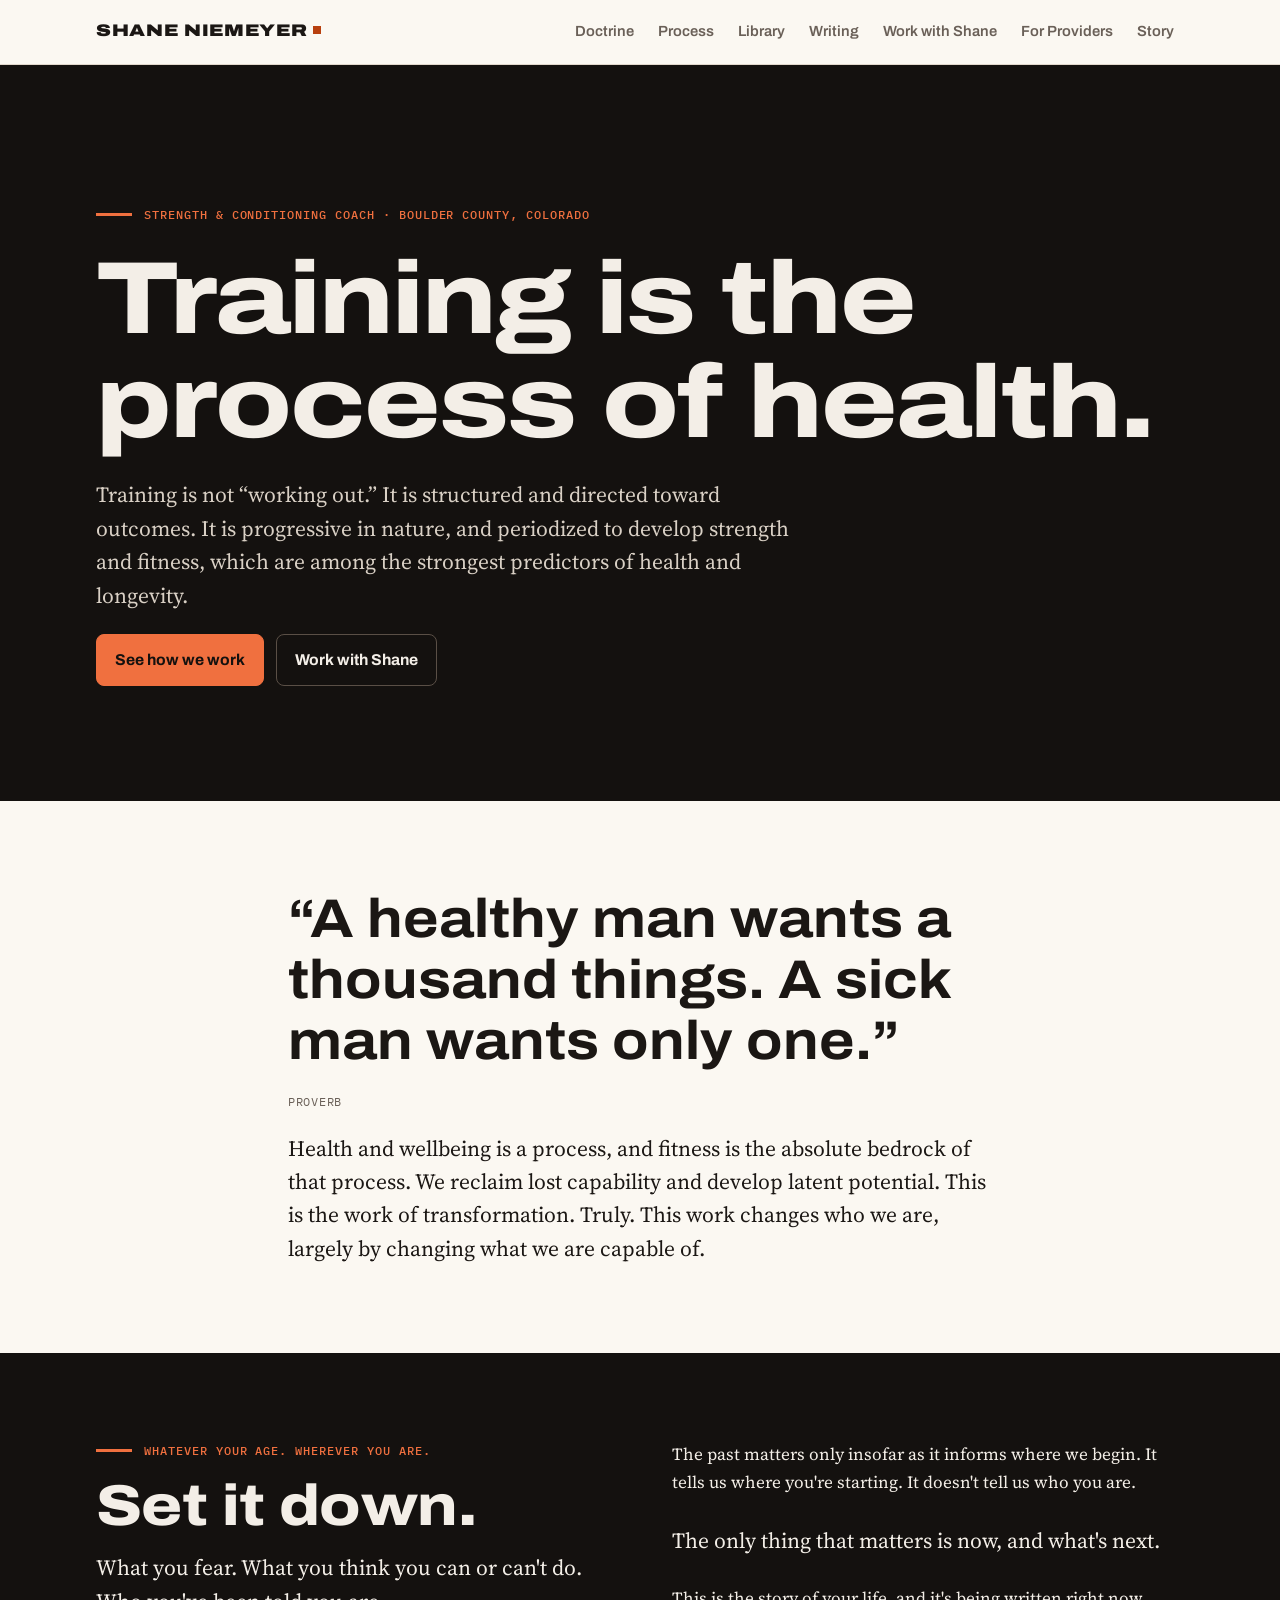
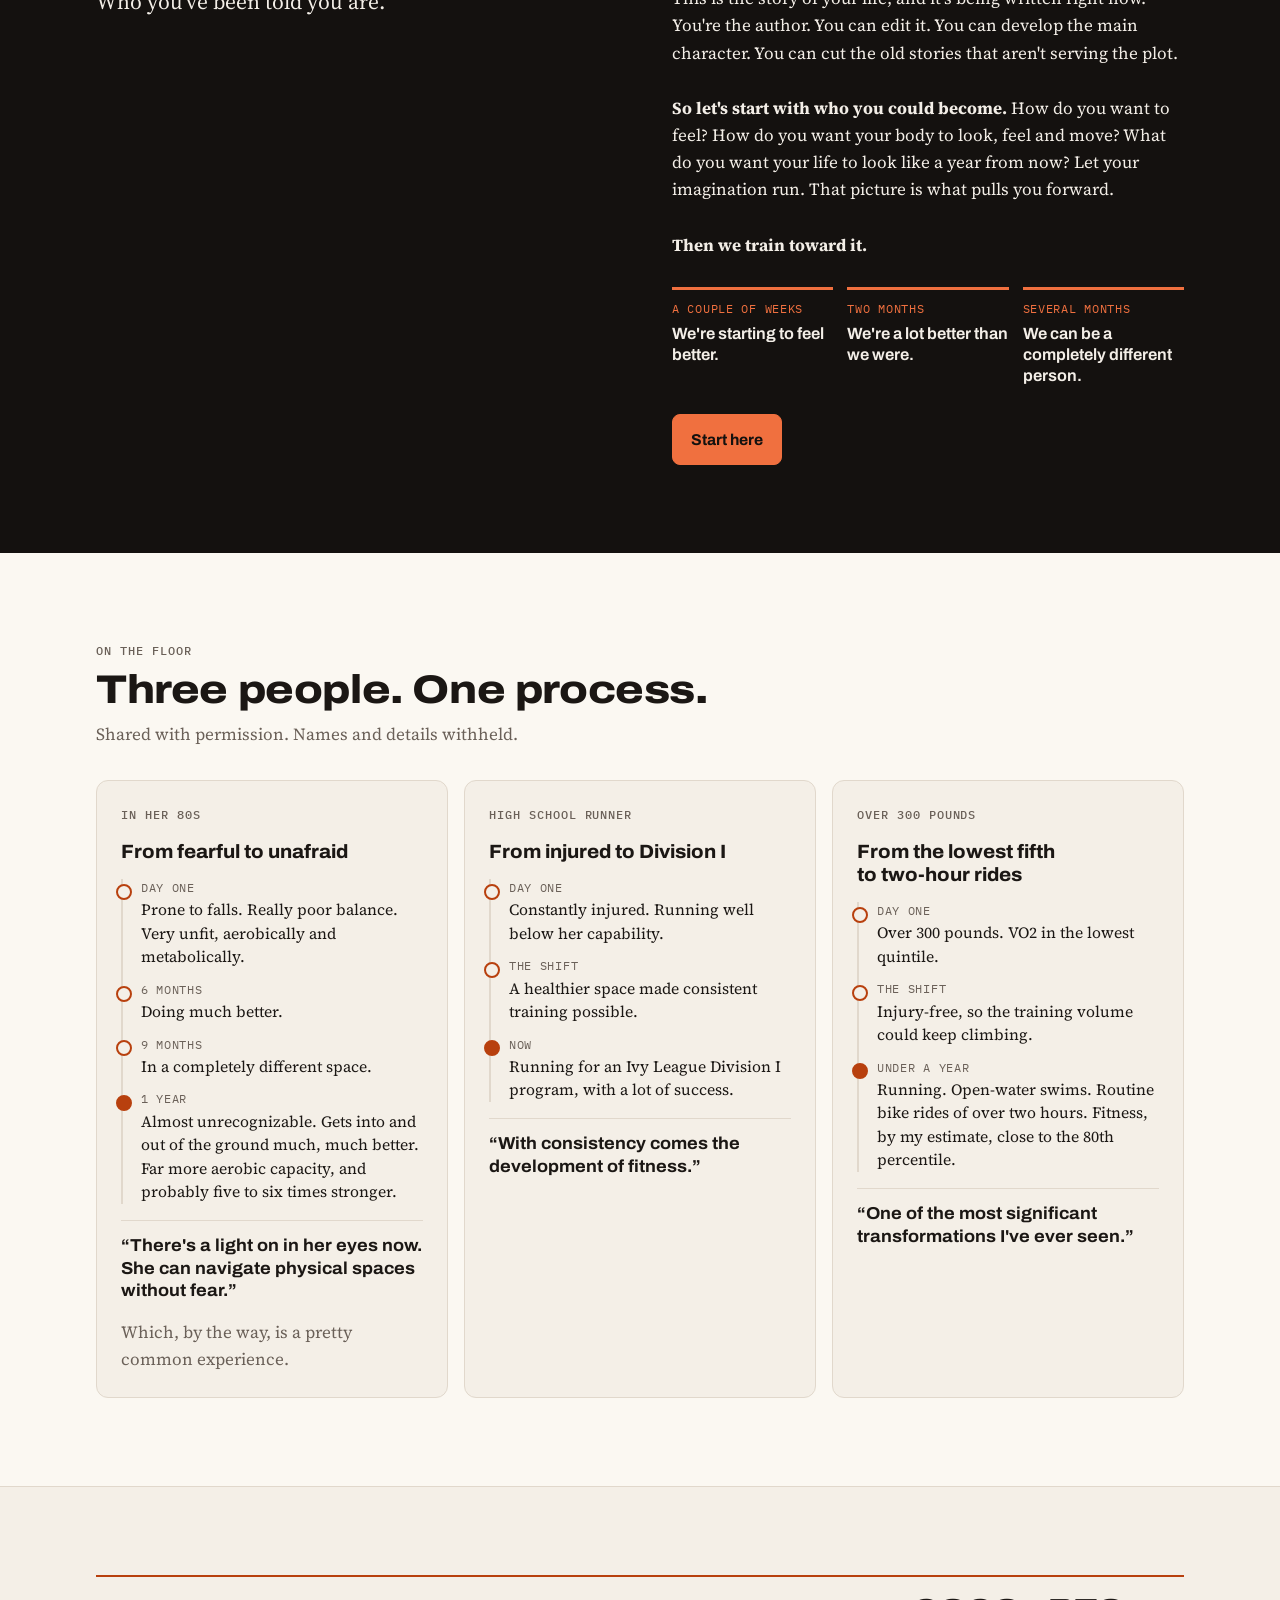
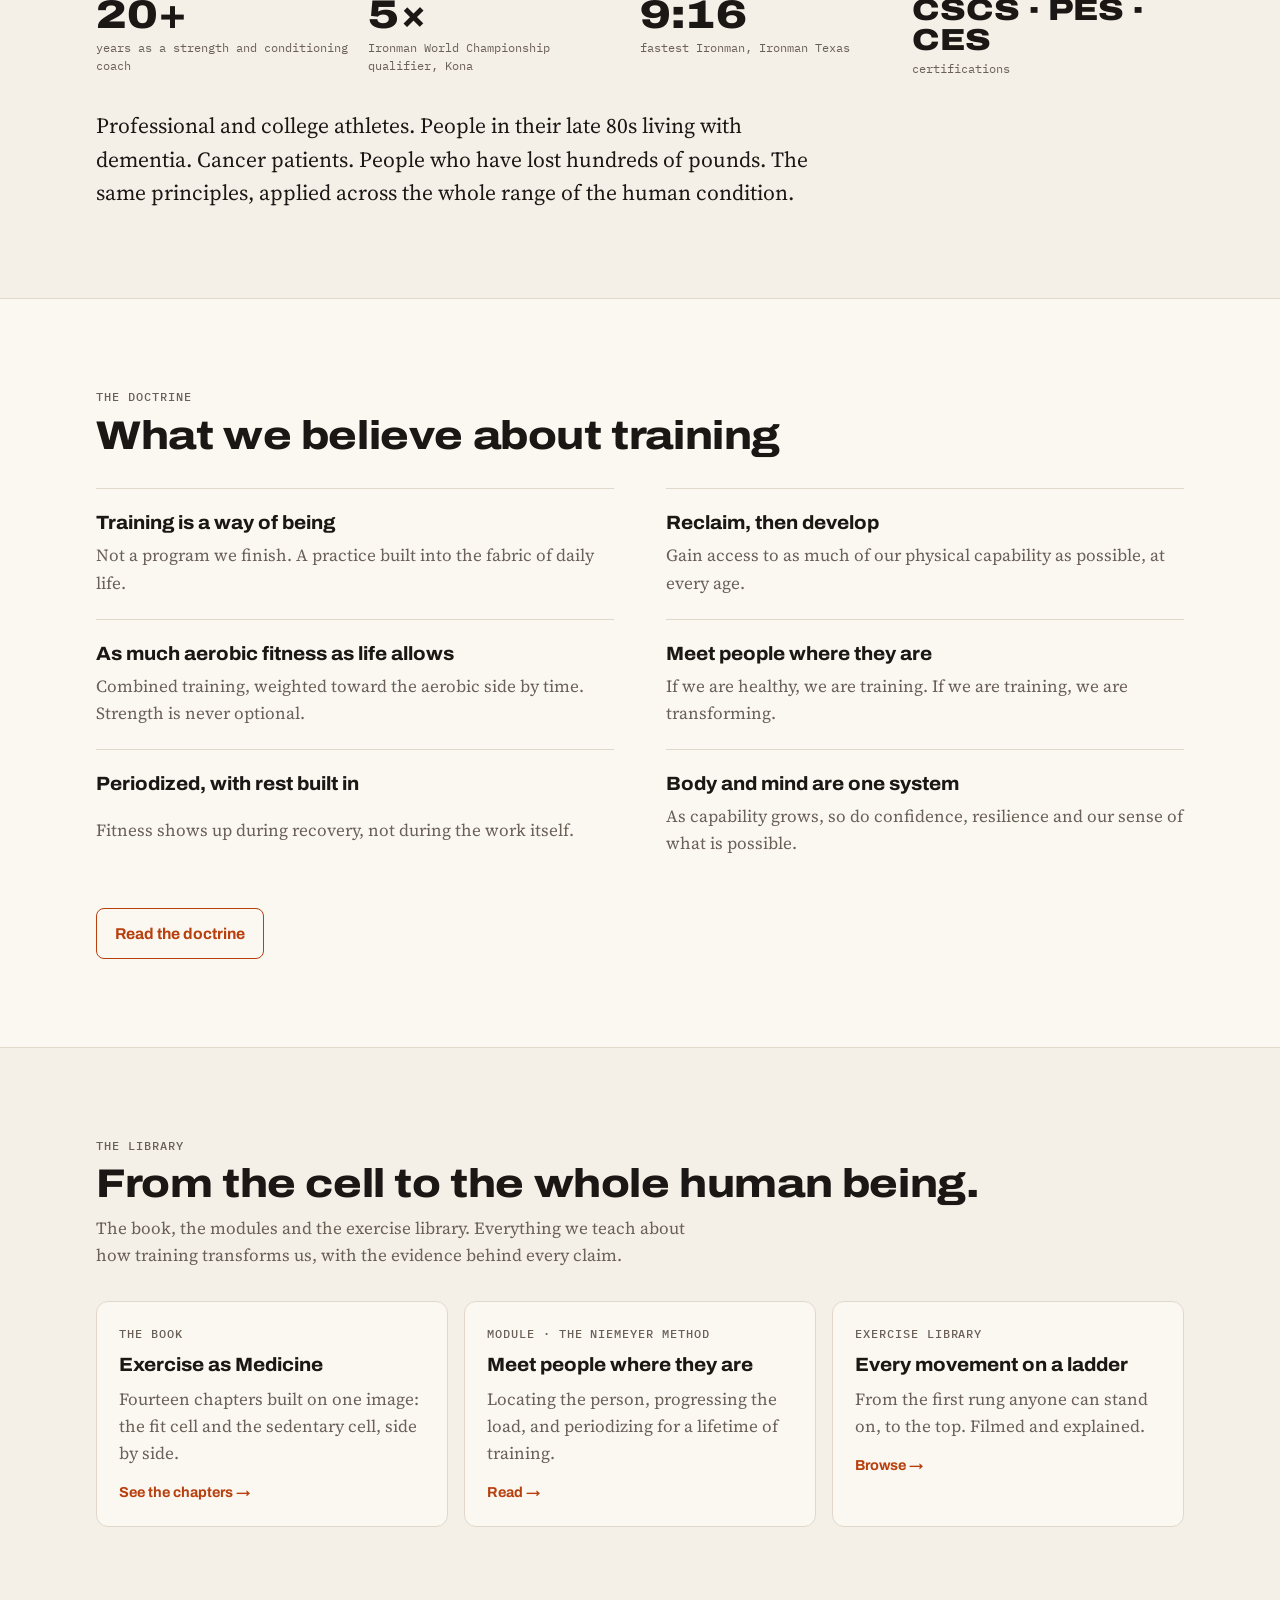
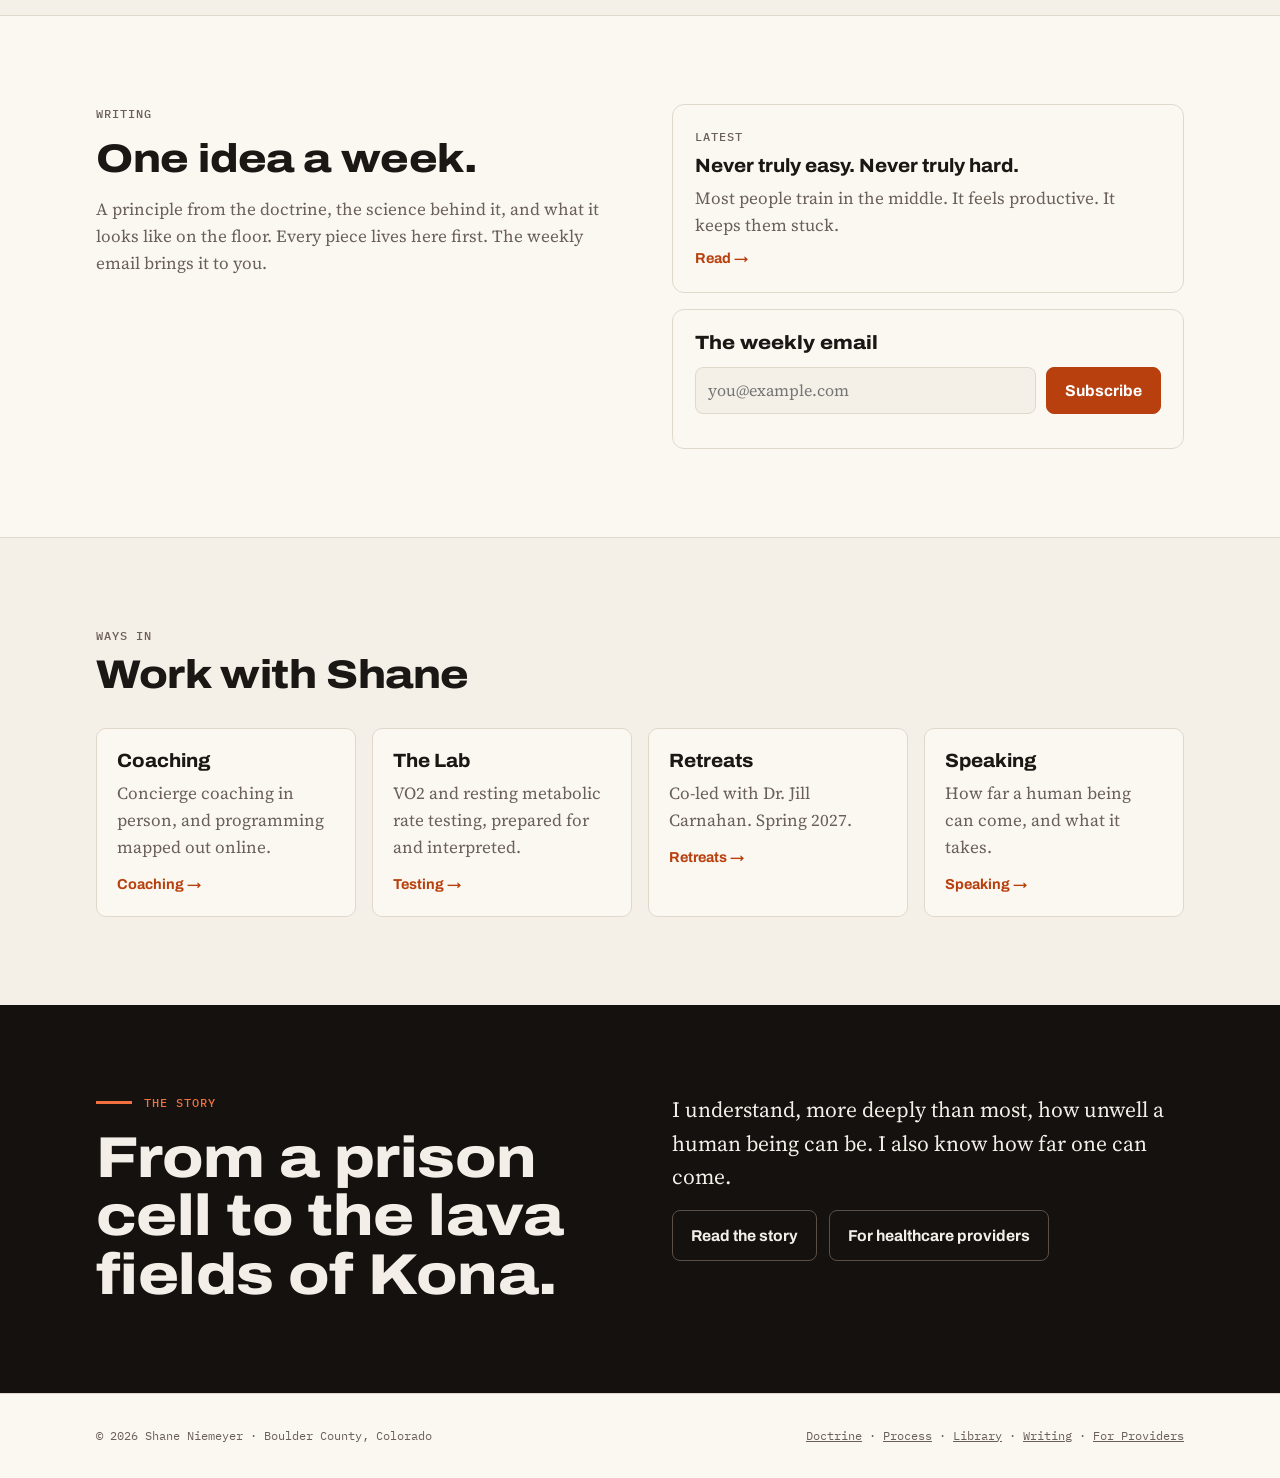
<file: index.html>
<!doctype html>
<html lang="en">
<head>
<meta charset="utf-8">
<meta name="viewport" content="width=device-width,initial-scale=1,viewport-fit=cover">
<title>Shane Niemeyer · Training is the process of health</title>
<meta name="description" content="Strength and conditioning coach in Boulder County, Colorado. Training is not working out: it is structured, progressive and directed toward outcomes, and it changes who we are.">
<link rel="canonical" href="https://shaneniemeyer.com/">
<meta property="og:type" content="website">
<meta property="og:site_name" content="Shane Niemeyer">
<meta property="og:title" content="Shane Niemeyer · Training is the process of health">
<meta property="og:description" content="Strength and conditioning coach in Boulder County, Colorado. Training is not working out: it is structured, progressive and directed toward outcomes, and it changes who we are.">
<meta property="og:url" content="https://shaneniemeyer.com/">
<meta property="og:image" content="https://shaneniemeyer.com/share.png">
<meta property="og:image:width" content="1200">
<meta property="og:image:height" content="630">
<meta property="og:image:alt" content="Shane Niemeyer. Training is the process of health.">
<meta name="twitter:card" content="summary_large_image">
<link rel="icon" href="favicon.svg" type="image/svg+xml">
<link rel="icon" href="favicon-32.png" sizes="32x32" type="image/png">
<link rel="apple-touch-icon" href="apple-touch-icon.png">
<meta name="theme-color" content="#14110F">
<style>:root{color-scheme:light;box-sizing:border-box;padding-top:env(safe-area-inset-top,0px);padding-bottom:env(safe-area-inset-bottom,0px)}html{scroll-padding-top:env(safe-area-inset-top,0px)}body{margin:0;padding:0;font:14px -apple-system,BlinkMacSystemFont,sans-serif;background:#fff;color:#000}img{max-width:100%}[hidden]:not([hidden=until-found i]){display:none!important}</style>
<link rel="preconnect" href="https://fonts.googleapis.com">
<link rel="preconnect" href="https://fonts.gstatic.com" crossorigin>
<link rel="stylesheet" href="https://fonts.googleapis.com/css2?family=Archivo:wdth,wght@62..125,400..900&family=IBM+Plex+Mono:wght@400;500&family=Source+Serif+4:opsz,wght@8..60,400;8..60,600&display=swap">
<style>
/* Layout: a training-log site. Heavy expanded grotesk for conviction, serif for Shane's voice, mono for the lab's numbers.
   Recurring device: the intensity-distribution bar (below / between / above threshold). */
:root {
  --ground: #F1F4F6;
  --surface: #FFFFFF;
  --ink: #111C27;
  --muted: #55636F;
  --line: #D5DCE2;
  --chip: #E5EBF1;
  --accent: #1E4FD0;
  --accent-ink: #FFFFFF;
  --cool: #2E7C9B;
  --mid: #9AA6B1;
  --hot: #D4471E;
  --display: "Archivo", "Arial Narrow", system-ui, sans-serif;
  --body: "Source Serif 4", Georgia, "Times New Roman", serif;
  --mono: "IBM Plex Mono", ui-monospace, "SFMono-Regular", Menlo, monospace;
}
@media (prefers-color-scheme: dark) {
  :root:not([data-theme="light"]) {
    --ground: #0C1218; --surface: #131B23; --ink: #E6ECF1; --muted: #93A1AD; --line: #27323C; --chip: #1B2631;
    --accent: #7D9DFF; --accent-ink: #0C1218; --cool: #5DB2D0; --mid: #5F6C78; --hot: #FF7B55;
    color-scheme: dark;
  }
}
:root[data-theme="dark"] {
  --ground: #0C1218; --surface: #131B23; --ink: #E6ECF1; --muted: #93A1AD; --line: #27323C; --chip: #1B2631;
  --accent: #7D9DFF; --accent-ink: #0C1218; --cool: #5DB2D0; --mid: #5F6C78; --hot: #FF7B55;
  color-scheme: dark;
}

* { box-sizing: border-box; }
html { scroll-behavior: smooth; }
@media (prefers-reduced-motion: reduce) { html { scroll-behavior: auto; } }
body {
  background: var(--ground);
  color: var(--ink);
  font-family: var(--body);
  font-size: 1.0625rem;
  line-height: 1.6;
}
body::before {
  content: ""; position: fixed; inset: 0 0 auto; height: env(safe-area-inset-top, 0px);
  z-index: 10; background: var(--surface);
}
a { color: var(--accent); }
a:focus-visible, button:focus-visible, input:focus-visible, select:focus-visible, textarea:focus-visible {
  outline: 2px solid var(--accent); outline-offset: 3px;
}
.wrap {
  max-width: 1120px; margin: 0 auto;
  padding-left: max(16px, env(safe-area-inset-left, 0px));
  padding-right: max(16px, env(safe-area-inset-right, 0px));
}
.measure { max-width: 66ch; }

/* type */
h1, h2, h3, .display {
  font-family: var(--display); font-stretch: 115%; font-weight: 800;
  line-height: 1.02; letter-spacing: -0.01em; text-wrap: balance; margin: 0;
}
h1 { font-size: clamp(2.5rem, 6.4vw, 4.9rem); }
h2 { font-size: clamp(1.7rem, 3.4vw, 2.5rem); }
h3 { font-size: 1.2rem; font-stretch: 105%; font-weight: 750; line-height: 1.2; letter-spacing: 0; }
p { margin: 0; }
.lead { font-size: clamp(1.15rem, 1.9vw, 1.35rem); line-height: 1.55; color: var(--ink); }
.muted { color: var(--muted); }
.eyebrow {
  font-family: var(--mono); font-size: 0.75rem; font-weight: 500;
  letter-spacing: 0.08em; text-transform: uppercase; color: var(--muted);
}
.stack { display: grid; gap: 1rem; }
.stack-lg { display: grid; gap: 1.75rem; }

/* preview banner + header */
.preview {
  background: var(--chip); color: var(--muted);
  font-family: var(--mono); font-size: 0.75rem; letter-spacing: 0.02em;
}
.preview .wrap { padding-block: 8px; }
header.site {
  position: sticky; top: env(safe-area-inset-top, 0px); z-index: 9;
  background: var(--surface); border-bottom: 1px solid var(--line);
}
header.site .wrap {
  display: flex; align-items: center; justify-content: space-between; gap: 1rem;
  padding-block: 14px; flex-wrap: wrap;
}
.brand {
  font-family: var(--display); font-stretch: 125%; font-weight: 900; font-size: 1.05rem;
  letter-spacing: 0.02em; text-transform: uppercase; color: var(--ink); text-decoration: none;
}
nav.primary { min-width: 0; overflow-x: auto; }
nav.primary ul { list-style: none; margin: 0; padding: 0; display: flex; gap: 0.25rem; }
nav.primary a {
  display: block; padding: 6px 10px; border-radius: 6px; white-space: nowrap;
  font-family: var(--display); font-weight: 600; font-size: 0.92rem; color: var(--muted); text-decoration: none;
}
nav.primary a:hover { color: var(--ink); background: var(--chip); }
nav.primary a[aria-current="page"] { color: var(--ink); background: var(--chip); }

.menu-btn { display: none; }
@media (max-width: 760px) {
  header.site .wrap { flex-wrap: nowrap; }
  .menu-btn {
    display: inline-flex; align-items: center; gap: 0.5rem; padding: 8px 12px; border-radius: 6px;
    font-family: var(--display); font-weight: 700; font-size: 0.92rem; color: var(--ink);
    background: var(--chip); border: 0; cursor: pointer;
  }
  .menu-btn::after { content: ""; width: 12px; height: 8px; background: currentColor;
    clip-path: polygon(0 0, 100% 0, 50% 100%); transition: transform .2s; }
  .menu-btn[aria-expanded="true"]::after { transform: rotate(180deg); }
  nav.primary { display: none; position: absolute; left: 0; right: 0; top: 100%;
    background: var(--surface); border-bottom: 1px solid var(--line); overflow: visible; }
  header.site.open nav.primary { display: block; }
  nav.primary ul { flex-direction: column; gap: 0; padding: 8px max(16px, env(safe-area-inset-left, 0px)) 16px; }
  nav.primary a { padding: 12px 10px; font-size: 1.05rem; border-radius: 6px; }
}

/* buttons */
.actions { display: flex; flex-wrap: wrap; gap: 0.75rem; }
.btn {
  display: inline-flex; align-items: center; gap: 0.5rem; padding: 12px 18px; border-radius: 8px;
  font-family: var(--display); font-weight: 700; font-size: 0.98rem; text-decoration: none;
  border: 1.5px solid var(--accent); cursor: pointer;
}
.btn.primary { background: var(--accent); color: var(--accent-ink); }
.btn.ghost { background: transparent; color: var(--accent); }
.btn:hover { filter: brightness(1.06); }

/* sections */
.band { padding-block: clamp(48px, 7vw, 88px); }
.band + .band { border-top: 1px solid var(--line); }
.band.surface { background: var(--surface); }
.section-head { display: grid; gap: 0.6rem; margin-bottom: 2rem; }

/* hero */
.hero { padding-block: clamp(40px, 7vw, 84px) clamp(40px, 6vw, 72px); }
.hero .grid { display: grid; grid-template-columns: minmax(0, 1fr); gap: clamp(28px, 5vw, 64px); align-items: center; }
.hero .copy { display: grid; gap: 1.4rem; min-width: 0; }
@media (max-width: 860px) { .hero .grid { grid-template-columns: 1fr; } }

/* intensity distribution panel */
.dist {
  background: var(--surface); border: 1px solid var(--line); border-radius: 12px;
  padding: 22px; display: grid; gap: 18px; min-width: 0;
}
.dist-row { display: grid; gap: 8px; }
.dist-row .label { display: flex; justify-content: space-between; gap: 1rem; font-family: var(--mono); font-size: 0.78rem; color: var(--muted); }
.dist-row .label strong { color: var(--ink); font-weight: 500; }
.bar { display: flex; height: 34px; border-radius: 6px; overflow: hidden; background: var(--chip); }
.bar span { display: block; height: 100%; }
.bar .b { background: var(--cool); }
.bar .m { background: var(--mid); }
.bar .a { background: var(--hot); }
.key { display: flex; flex-wrap: wrap; gap: 0.5rem 1.1rem; font-family: var(--mono); font-size: 0.74rem; color: var(--muted); }
.key i { display: inline-block; width: 10px; height: 10px; border-radius: 2px; margin-right: 6px; vertical-align: -1px; }
.figure-note { font-family: var(--mono); font-size: 0.72rem; line-height: 1.5; color: var(--muted); }
.tabnum { font-variant-numeric: tabular-nums; }

/* quote */
.quote { display: grid; gap: 1.25rem; max-width: 46rem; }
.quote blockquote {
  margin: 0; font-family: var(--display); font-stretch: 110%; font-weight: 700;
  font-size: clamp(1.6rem, 3.6vw, 2.6rem); line-height: 1.12; text-wrap: balance;
}
.quote cite { font-style: normal; font-family: var(--mono); font-size: 0.78rem; color: var(--muted); letter-spacing: 0.06em; text-transform: uppercase; }

/* record row */
.record { display: grid; grid-template-columns: repeat(4, minmax(0, 1fr)); border-top: 2px solid var(--ink); }
.record > div { padding: 18px 16px 4px 0; display: grid; gap: 4px; align-content: start; }
.record .num { font-family: var(--display); font-stretch: 120%; font-weight: 850; font-size: clamp(1.7rem, 3.4vw, 2.5rem); line-height: 1; font-variant-numeric: tabular-nums; }
.record .what { font-family: var(--mono); font-size: 0.76rem; color: var(--muted); line-height: 1.45; }
@media (max-width: 720px) { .record { grid-template-columns: repeat(2, minmax(0, 1fr)); row-gap: 8px; } }

/* principle list */
.principles { display: grid; grid-template-columns: repeat(2, minmax(0, 1fr)); gap: 0 clamp(24px, 4vw, 56px); }
.principles article { padding-block: 22px; border-top: 1px solid var(--line); display: grid; gap: 0.5rem; min-width: 0; }
@media (max-width: 760px) { .principles { grid-template-columns: 1fr; } }

/* ways in */
.ways { display: grid; grid-template-columns: repeat(4, minmax(0, 1fr)); gap: 16px; }
.ways a {
  display: grid; gap: 0.5rem; align-content: start; padding: 20px; border-radius: 10px;
  background: var(--surface); border: 1px solid var(--line); color: var(--ink); text-decoration: none; min-width: 0;
}
.ways a:hover { border-color: var(--accent); }
.ways .go { font-family: var(--display); font-weight: 700; font-size: 0.9rem; color: var(--accent); margin-top: 0.25rem; }
@media (max-width: 900px) { .ways { grid-template-columns: repeat(2, minmax(0, 1fr)); } }
@media (max-width: 480px) { .ways { grid-template-columns: 1fr; } }

/* split rows */
.split { display: grid; grid-template-columns: minmax(0, 1fr) minmax(0, 1fr); gap: clamp(24px, 5vw, 64px); align-items: start; }
@media (max-width: 820px) { .split { grid-template-columns: 1fr; } }

/* page header for inner views */
.page-head { padding-block: clamp(40px, 6vw, 72px) clamp(28px, 4vw, 44px); border-bottom: 1px solid var(--line); }
.page-head .wrap { display: grid; gap: 1rem; }

/* process timeline */
.timeline { display: grid; gap: 0; }
.step { display: grid; grid-template-columns: 11rem minmax(0, 1fr); gap: clamp(16px, 4vw, 48px); padding-block: 34px; border-top: 1px solid var(--line); }
.step .when { font-family: var(--mono); font-size: 0.78rem; letter-spacing: 0.06em; text-transform: uppercase; color: var(--accent); padding-top: 6px; }
.step .body { display: grid; gap: 0.9rem; min-width: 0; }
.step ul { margin: 0; padding-left: 1.2rem; display: grid; gap: 0.25rem; }
@media (max-width: 720px) { .step { grid-template-columns: 1fr; gap: 10px; } }
.pull {
  font-family: var(--display); font-stretch: 110%; font-weight: 750; font-size: 1.3rem; line-height: 1.25;
  padding-left: 16px; border-left: 3px solid var(--accent);
}
.weekly { display: grid; grid-template-columns: repeat(3, minmax(0, 1fr)); gap: 12px; }
.weekly div { background: var(--surface); border: 1px solid var(--line); border-radius: 8px; padding: 14px; display: grid; gap: 4px; }
.weekly .v { font-family: var(--display); font-stretch: 115%; font-weight: 800; font-size: 1.35rem; line-height: 1.1; }
.weekly .k { font-family: var(--mono); font-size: 0.74rem; color: var(--muted); line-height: 1.4; }
@media (max-width: 560px) { .weekly { grid-template-columns: 1fr; } }

/* evidence */
.claims { display: grid; gap: 0; }
.claim { display: grid; grid-template-columns: 9.5rem minmax(0, 1fr); gap: clamp(16px, 4vw, 40px); padding-block: 26px; border-top: 1px solid var(--line); }
.claim .figure { font-family: var(--display); font-stretch: 120%; font-weight: 850; font-size: clamp(2rem, 4vw, 2.8rem); line-height: 1; font-variant-numeric: tabular-nums; }
.claim .text { display: grid; gap: 0.5rem; min-width: 0; }
.cite-line { font-family: var(--mono); font-size: 0.75rem; color: var(--muted); line-height: 1.5; }
.tag {
  display: inline-block; font-family: var(--mono); font-size: 0.68rem; letter-spacing: 0.06em; text-transform: uppercase;
  padding: 2px 8px; border-radius: 999px; background: var(--chip); color: var(--ink); margin-right: 6px; vertical-align: 1px;
}
.tag.draft { background: transparent; border: 1px dashed var(--muted); color: var(--muted); }
@media (max-width: 640px) { .claim { grid-template-columns: 1fr; gap: 8px; } }
.chapters { list-style: none; padding: 0; margin: 0; display: grid; grid-template-columns: repeat(2, minmax(0, 1fr)); gap: 0 40px; }
.chapters li { display: flex; justify-content: space-between; gap: 1rem; padding-block: 12px; border-top: 1px solid var(--line); font-family: var(--display); font-weight: 600; min-width: 0; }
.chapters li span:last-child { font-family: var(--mono); font-weight: 400; font-size: 0.74rem; color: var(--muted); white-space: nowrap; padding-top: 3px; }
@media (max-width: 680px) { .chapters { grid-template-columns: 1fr; } }

/* offers */
.offers { display: grid; grid-template-columns: repeat(2, minmax(0, 1fr)); gap: 16px; }
.offer { background: var(--surface); border: 1px solid var(--line); border-radius: 12px; padding: 24px; display: grid; gap: 0.75rem; align-content: start; min-width: 0; }
.offer ul { margin: 0; padding-left: 1.2rem; display: grid; gap: 0.2rem; }
@media (max-width: 760px) { .offers { grid-template-columns: 1fr; } }

/* form */
form.contact { display: grid; gap: 14px; background: var(--surface); border: 1px solid var(--line); border-radius: 12px; padding: 24px; }
.field { display: grid; gap: 6px; }
.field label { font-family: var(--display); font-weight: 650; font-size: 0.92rem; }
.field input, .field select, .field textarea {
  font: inherit; font-size: 1rem; color: var(--ink); background: var(--ground);
  border: 1px solid var(--line); border-radius: 8px; padding: 10px 12px; width: 100%;
}
.field textarea { min-height: 7rem; resize: vertical; }
.two { display: grid; grid-template-columns: minmax(0, 1fr) minmax(0, 1fr); gap: 14px; }
@media (max-width: 560px) { .two { grid-template-columns: 1fr; } }
.form-status { font-family: var(--mono); font-size: 0.8rem; color: var(--muted); }

/* providers */
.checklist { list-style: none; margin: 0; padding: 0; display: grid; gap: 0; }
.checklist li { padding-block: 14px; border-top: 1px solid var(--line); display: grid; gap: 4px; }
.checklist li strong { font-family: var(--display); font-weight: 700; }

/* start-here ramp */
.ramp { display: grid; grid-template-columns: repeat(3, minmax(0, 1fr)); gap: 14px; }
.ramp div { border-top: 3px solid var(--accent); padding-top: 10px; display: grid; gap: 4px; align-content: start; }
.ramp .t { font-family: var(--mono); font-size: 0.74rem; letter-spacing: 0.06em; text-transform: uppercase; color: var(--accent); }
.ramp p { font-family: var(--display); font-weight: 650; font-size: 1.02rem; line-height: 1.3; }
@media (max-width: 560px) { .ramp { grid-template-columns: 1fr; } }

/* client stories */
.stories { display: grid; grid-template-columns: repeat(3, minmax(0, 1fr)); gap: 16px; }
.story-card { background: var(--ground); border: 1px solid var(--line); border-radius: 12px; padding: 24px; display: grid; gap: 1rem; align-content: start; min-width: 0; }
.arc { list-style: none; margin: 0; padding: 0 0 0 18px; display: grid; gap: 12px; border-left: 2px solid var(--line); }
.arc li { position: relative; display: grid; gap: 2px; font-size: 0.98rem; line-height: 1.5; }
.arc li::before { content: ""; position: absolute; left: -25px; top: 0.3em; width: 12px; height: 12px; border-radius: 50%; background: var(--ground); border: 2px solid var(--accent); }
.arc li:last-child::before { background: var(--accent); }
.arc .t { font-family: var(--mono); font-size: 0.72rem; letter-spacing: 0.06em; text-transform: uppercase; color: var(--muted); }
.said { font-family: var(--display); font-stretch: 105%; font-weight: 700; font-size: 1.08rem; line-height: 1.3; padding-top: 0.9rem; border-top: 1px solid var(--line); }
@media (max-width: 920px) { .stories { grid-template-columns: 1fr; } }

/* writing */
.split-wide { display: grid; grid-template-columns: minmax(0, 2fr) minmax(0, 1fr); gap: clamp(24px, 5vw, 56px); align-items: start; }
.split-wide aside { position: sticky; top: calc(env(safe-area-inset-top, 0px) + 84px); }
@media (max-width: 860px) { .split-wide { grid-template-columns: 1fr; } .split-wide aside { position: static; } }
.posts { list-style: none; margin: 0; padding: 0; display: grid; }
.posts li { border-top: 1px solid var(--line); }
.post-item { display: grid; grid-template-columns: 8.5rem minmax(0, 1fr) auto; gap: 8px 28px; padding-block: 22px; color: var(--ink); text-decoration: none; align-items: baseline; }
a.post-item:hover h3 { color: var(--accent); }
.post-item .meta { font-family: var(--mono); font-size: 0.72rem; letter-spacing: 0.06em; text-transform: uppercase; color: var(--muted); }
.post-item .text { display: grid; gap: 4px; min-width: 0; }
.post-item .state { font-family: var(--mono); font-size: 0.74rem; color: var(--muted); white-space: nowrap; }
.post-item.upcoming h3 { color: var(--muted); }
@media (max-width: 680px) { .post-item { grid-template-columns: 1fr; gap: 6px; } }
.latest { display: grid; gap: 0.5rem; padding: 22px; border-radius: 12px; background: var(--surface); border: 1px solid var(--line); color: var(--ink); text-decoration: none; }
.latest:hover { border-color: var(--accent); }
.latest .go { font-family: var(--display); font-weight: 700; font-size: 0.9rem; color: var(--accent); }
.subscribe { background: var(--surface); border: 1px solid var(--line); border-radius: 12px; padding: 22px; display: grid; gap: 12px; }
.sub-title { font-family: var(--display); font-stretch: 110%; font-weight: 800; font-size: 1.2rem; line-height: 1.15; }
.sub-row { display: flex; flex-wrap: wrap; gap: 10px; }
.sub-row input { flex: 1 1 13rem; min-width: 0; font: inherit; font-size: 1rem; color: var(--ink); background: var(--ground); border: 1px solid var(--line); border-radius: 8px; padding: 10px 12px; }
.sr { position: absolute; width: 1px; height: 1px; overflow: hidden; clip: rect(0 0 0 0); white-space: nowrap; }

/* article */
.wrap.narrow { max-width: 760px; }
.back { font-family: var(--display); font-weight: 650; font-size: 0.92rem; text-decoration: none; }
.post-body { display: grid; gap: 1.15rem; font-size: 1.12rem; line-height: 1.7; }
.post-body h2 { font-size: clamp(1.4rem, 2.6vw, 1.85rem); margin-top: 1.4rem; }
.post-body ul { margin: 0; padding-left: 1.3rem; display: grid; gap: 0.4rem; }
.post-body .pull { font-size: 1.4rem; }
.sources { display: grid; gap: 6px; padding-top: 1.25rem; margin-top: 1rem; border-top: 1px solid var(--line); }
.sources p { font-family: var(--mono); font-size: 0.76rem; line-height: 1.55; color: var(--muted); }

/* ---------- library ---------- */
.shelf { display: grid; grid-template-columns: repeat(3, minmax(0, 1fr)); gap: 16px; }
.shelf > a, .shelf > .card {
  display: grid; gap: 0.6rem; align-content: start; padding: 22px; border-radius: 12px;
  background: var(--surface); border: 1px solid var(--line); color: var(--ink); text-decoration: none; min-width: 0;
}
.band.surface .shelf > a, .band.surface .shelf > .card { background: var(--ground); }
.shelf > a:hover { border-color: var(--accent); }
.shelf .go { font-family: var(--display); font-weight: 700; font-size: 0.9rem; color: var(--accent); margin-top: 0.25rem; }
@media (max-width: 900px) { .shelf { grid-template-columns: 1fr; } }

.figure-box { margin: 0; background: var(--surface); border: 1px solid var(--line); border-radius: 12px; padding: 20px; display: grid; gap: 12px; min-width: 0; }
.band.surface .figure-box { background: var(--ground); }
.figure-box svg { width: 100%; height: auto; display: block; }

/* two cities illustration */
.c-cell { fill: var(--surface); stroke: var(--mid); stroke-width: 1.5; }
.band.surface .c-cell { fill: var(--surface); }
.c-nuc { fill: var(--chip); stroke: var(--mid); stroke-width: 1; }
.c-mito { fill: var(--hot); }
.c-ribo { fill: var(--ink); opacity: 0.5; }
.c-cap { fill: none; stroke: var(--cool); stroke-width: 4; stroke-linecap: round; }
.c-label { fill: var(--ink); font-family: var(--display); font-weight: 750; font-size: 16px; }
.c-key { fill: var(--muted); font-family: var(--mono); font-size: 11px; }

/* book parts */
.parts { display: grid; }
.part { display: grid; grid-template-columns: 14rem minmax(0, 1fr); gap: clamp(16px, 4vw, 48px); padding-block: 28px; border-top: 1px solid var(--line); }
.part-name { display: grid; gap: 6px; align-content: start; }
.part-name .n { font-family: var(--mono); font-size: 0.74rem; letter-spacing: 0.06em; text-transform: uppercase; color: var(--accent); }
.part-name h3 { font-size: 1.2rem; }
.ch-list { list-style: none; margin: 0; padding: 0; display: grid; }
.ch { display: grid; grid-template-columns: 2.6rem minmax(0, 1fr) auto; gap: 4px 16px; padding-block: 14px; border-top: 1px dashed var(--line); align-items: baseline; }
.ch:first-child { border-top: 0; padding-top: 2px; }
.ch .num { font-family: var(--display); font-stretch: 120%; font-weight: 850; font-size: 1.35rem; line-height: 1; font-variant-numeric: tabular-nums; color: var(--muted); }
.ch .t { display: grid; gap: 3px; min-width: 0; }
.ch .t strong { font-family: var(--display); font-weight: 750; font-size: 1.08rem; line-height: 1.25; }
.ch .t span { color: var(--muted); font-size: 0.98rem; line-height: 1.45; }
.ch .s { font-family: var(--mono); font-size: 0.72rem; color: var(--muted); white-space: nowrap; }
.ch a.s { color: var(--accent); font-weight: 500; }
@media (max-width: 720px) {
  .part { grid-template-columns: 1fr; gap: 12px; }
  .ch { grid-template-columns: 2.2rem minmax(0, 1fr); }
  .ch .s { grid-column: 2; }
}

/* ---------- module (long read) ---------- */
.module-meta { display: flex; flex-wrap: wrap; gap: 0.4rem 1.4rem; font-family: var(--mono); font-size: 0.76rem; color: var(--muted); }
.module .post-body { min-width: 0; }
.module .post-body h2 { scroll-margin-top: 90px; }
.post-body a.c { color: var(--accent); text-decoration-thickness: 1px; text-underline-offset: 2px; white-space: nowrap; }
.post-body ol { margin: 0; padding-left: 1.4rem; display: grid; gap: 0.5rem; }
.toc { display: grid; gap: 14px; align-content: start; }
.toc-box { background: var(--surface); border: 1px solid var(--line); border-radius: 12px; padding: 20px; display: grid; gap: 10px; }
.toc-box ol { margin: 0; padding-left: 1.3rem; display: grid; gap: 0.45rem; font-family: var(--display); font-weight: 600; font-size: 0.94rem; line-height: 1.3; }
.toc-box ol a { color: var(--ink); text-decoration: none; }
.toc-box ol a:hover { color: var(--accent); }
.formats { list-style: none; margin: 0; padding: 0; display: grid; }
.formats li { display: flex; justify-content: space-between; gap: 1rem; padding-block: 9px; border-top: 1px solid var(--line); font-family: var(--display); font-weight: 600; font-size: 0.92rem; }
.formats li:first-child { border-top: 0; padding-top: 0; }
.formats li span:last-child { font-family: var(--mono); font-weight: 400; font-size: 0.72rem; color: var(--muted); padding-top: 2px; }
.formats li.on span:last-child { color: var(--accent); }
@media (max-width: 860px) { .toc .toc-box.contents { display: none; } }

/* method loop */
.l-box { fill: none; stroke: var(--mid); stroke-width: 1.25; }
.l-box.main { fill: var(--chip); stroke: var(--accent); stroke-width: 2; }
.l-edge { fill: none; stroke: var(--mid); stroke-width: 1.25; }
.l-head { fill: var(--mid); }
.l-t { fill: var(--ink); font-family: var(--display); font-weight: 750; font-size: 15px; }
.l-s { fill: var(--muted); font-family: var(--mono); font-size: 11px; }
.post-body .loop-list { display: none; margin: 0; padding-left: 1.3rem; }
.loop-list li { font-size: 1rem; }
@media (max-width: 600px) { .loop svg { display: none; } .post-body .loop-list { display: grid; gap: 0.4rem; } }

/* tissue clock */
.trow { display: grid; grid-template-columns: 11.5rem minmax(0, 1fr) 8rem; gap: 10px 14px; align-items: center; }
.trow .tl { font-family: var(--display); font-weight: 650; font-size: 0.95rem; line-height: 1.25; }
.trow .tv { font-family: var(--mono); font-size: 0.76rem; color: var(--muted); }
.tbar { height: 22px; border-radius: 5px; background: var(--chip); overflow: hidden; }
.tbar span { display: block; height: 100%; border-radius: 5px; }
@media (max-width: 600px) { .trow { grid-template-columns: 1fr auto; } .trow .tbar { grid-column: 1 / -1; grid-row: 2; } }

.next-card { display: grid; gap: 0.4rem; padding: 22px; border-radius: 12px; background: var(--surface); border: 1px solid var(--line); color: var(--ink); text-decoration: none; }
.next-card:hover { border-color: var(--accent); }
.next-card .go { font-family: var(--display); font-weight: 700; font-size: 0.9rem; color: var(--accent); }

/* ---------- exercise library ---------- */
.chips { display: flex; flex-wrap: wrap; gap: 8px; }
.chips button {
  font-family: var(--display); font-weight: 650; font-size: 0.9rem; color: var(--muted);
  background: var(--surface); border: 1px solid var(--line); border-radius: 999px; padding: 7px 14px; cursor: pointer;
}
.chips button:hover { color: var(--ink); border-color: var(--mid); }
.chips button[aria-pressed="true"] { background: var(--ink); color: var(--surface); border-color: var(--ink); }
.ladders { display: grid; grid-template-columns: repeat(3, minmax(0, 1fr)); gap: 16px; }
.ladder { background: var(--surface); border: 1px solid var(--line); border-radius: 12px; padding: 20px; display: grid; gap: 14px; align-content: start; min-width: 0; }
.ladder[hidden] { display: none; }
.ladder header { display: flex; justify-content: space-between; align-items: baseline; gap: 1rem; }
.rungs { list-style: none; margin: 0; padding: 0; display: grid; gap: 6px; counter-reset: rung; }
.rungs li {
  counter-increment: rung; display: grid; grid-template-columns: 1.6rem minmax(0, 1fr); gap: 10px; align-items: center;
  padding: 9px 10px; border-radius: 8px; background: var(--ground); font-family: var(--display); font-weight: 600; font-size: 0.95rem; line-height: 1.25;
}
.rungs li::before {
  content: counter(rung); display: grid; place-items: center; width: 1.6rem; height: 1.6rem; border-radius: 50%;
  font-family: var(--mono); font-size: 0.72rem; font-weight: 500; color: var(--accent); border: 1.5px solid var(--accent);
}
.feature .rungs li, .band:not(.surface) > .wrap > .ladder .rungs li { background: var(--surface); border: 1px solid var(--line); }
.rungs li:last-child::before { background: var(--accent); color: var(--accent-ink); }
@media (max-width: 960px) { .ladders { grid-template-columns: repeat(2, minmax(0, 1fr)); } }
@media (max-width: 600px) { .ladders { grid-template-columns: 1fr; } }

.feature { display: grid; grid-template-columns: minmax(0, 1.1fr) minmax(0, 1fr); gap: clamp(20px, 4vw, 48px); align-items: start; }
@media (max-width: 860px) { .feature { grid-template-columns: 1fr; } }
.video {
  aspect-ratio: 16 / 9; border-radius: 12px; background: var(--ink); color: var(--surface);
  display: grid; place-items: center; align-content: center; gap: 10px; text-align: center; padding: 16px;
}
.video .play { width: 56px; height: 56px; border-radius: 50%; border: 2px solid currentColor; display: grid; place-items: center; opacity: 0.85; }
.video .play::after { content: ""; border-left: 16px solid currentColor; border-top: 10px solid transparent; border-bottom: 10px solid transparent; margin-left: 4px; }
.video span { font-family: var(--mono); font-size: 0.76rem; letter-spacing: 0.06em; text-transform: uppercase; opacity: 0.8; }
.note-box { border: 1px dashed var(--mid); border-radius: 10px; padding: 14px 16px; display: grid; gap: 4px; }

/* footer */
footer.site { background: var(--surface); border-top: 1px solid var(--line); }
footer.site .wrap { padding-block: 32px; display: flex; flex-wrap: wrap; justify-content: space-between; gap: 1rem; font-family: var(--mono); font-size: 0.78rem; color: var(--muted); }
footer.site a { color: var(--muted); }
</style>
<style>
/* Ember theme: warm paper for reading, near-black for the big moments, ember as the one accent.
   Layered over the base styles; only colors, a few sizes and the .moment sections change. */
:root, :root[data-theme="light"] {
  --ground: #F4EFE7;
  --surface: #FBF8F2;
  --ink: #1B1714;
  --muted: #6A6058;
  --line: #E1D8CC;
  --chip: #EAE2D6;
  --accent: #B8400E;
  --accent-ink: #FFFFFF;
  --cool: #3A7486;
  --mid: #A79C90;
  --hot: #E4572E;
  --night: #14110F;
}
@media (prefers-color-scheme: dark) {
  :root:not([data-theme="light"]) {
    --ground: #12100E; --surface: #1A1714; --ink: #EEE7DE; --muted: #A69A8E; --line: #2C2621; --chip: #231E1A;
    --accent: #F0703F; --accent-ink: #12100E; --cool: #5FA3B5; --mid: #6E645B; --hot: #F0703F; --night: #0A0908;
  }
}

/* the moments: hero, "Set it down", the story */
.moment {
  --ground: var(--night); --surface: var(--night);
  --ink: #F3EEE7; --muted: #B3A699; --line: #2E2823; --chip: #241F1B;
  --accent: #F0703F; --accent-ink: #14110F;
  background: var(--night) !important; color: var(--ink);
  border-top: 0 !important;
}
.moment + .band { border-top: 0; }
.moment .eyebrow { color: var(--accent); display: inline-flex; align-items: center; gap: 12px; }
.moment .eyebrow::before { content: ""; width: 36px; height: 3px; background: var(--accent); flex: none; }
.moment .btn.ghost { color: var(--ink); border-color: #5A4F46; }
.moment .btn.ghost:hover { border-color: var(--ink); filter: none; }

.hero.moment { padding-block: clamp(64px, 11vw, 148px) clamp(56px, 9vw, 120px); }
.hero.moment h1 { font-size: clamp(2.9rem, 8vw, 6.4rem); font-stretch: 120%; letter-spacing: -0.02em; }
.hero.moment .lead { color: #D9D0C5; }

.band.moment h2 { font-size: clamp(2.2rem, 5vw, 3.6rem); }

/* the proverb: let it breathe */
.quote blockquote { font-size: clamp(2rem, 4.6vw, 3.4rem); }

/* header and footer sit on paper */
header.site { background: var(--surface); }
.brand { letter-spacing: 0.04em; }
.brand::after { content: ""; display: inline-block; width: 8px; height: 8px; margin-left: 6px; background: var(--accent); vertical-align: 2px; }
.record { border-top-color: var(--accent); }
.btn.primary:hover { filter: brightness(1.08); }

</style>
</head>
<body>
<header class="site">
  <div class="wrap">
    <a class="brand" href="./">Shane Niemeyer</a>
    <button class="menu-btn" type="button" aria-expanded="false" aria-controls="main-nav">Menu</button>
    <nav class="primary" id="main-nav" aria-label="Main">
      <ul>
        <li><a href="doctrine/" data-nav="doctrine">Doctrine</a></li>
        <li><a href="process/" data-nav="process">Process</a></li>
        <li><a href="library/" data-nav="library">Library</a></li>
        <li><a href="writing/" data-nav="writing">Writing</a></li>
        <li><a href="work/" data-nav="work">Work with Shane</a></li>
        <li><a href="providers/" data-nav="providers">For Providers</a></li>
        <li><a href="story/" data-nav="story">Story</a></li>
      </ul>
    </nav>
  </div>
</header>

<main>

<!-- ================= HOME ================= -->
<div class="view" data-view="home">
  <section class="hero moment">
    <div class="wrap grid">
      <div class="copy">
        <p class="eyebrow">Strength &amp; conditioning coach · Boulder County, Colorado</p>
        <h1>Training is the process of health.</h1>
        <p class="lead measure">Training is not “working out.” It is structured and directed toward outcomes. It is progressive in nature, and periodized to develop strength and fitness, which are among the strongest predictors of health and longevity.</p>
        <div class="actions">
          <a class="btn primary" href="process/">See how we work</a>
          <a class="btn ghost" href="work/">Work with Shane</a>
        </div>
      </div>
    </div>
  </section>

  <section class="band surface">
    <div class="wrap quote">
      <blockquote>“A healthy man wants a thousand things. A sick man wants only one.”</blockquote>
      <cite>Proverb</cite>
      <p class="lead measure">Health and wellbeing is a process, and fitness is the absolute bedrock of that process. We reclaim lost capability and develop latent potential. This is the work of transformation. Truly. This work changes who we are, largely by changing what we are capable of.</p>
    </div>
  </section>

  <section class="band moment">
    <div class="wrap split">
      <div class="stack">
        <p class="eyebrow">Whatever your age. Wherever you are.</p>
        <h2>Set it down.</h2>
        <p class="lead">What you fear. What you think you can or can't do. Who you've been told you are.</p>
      </div>
      <div class="stack-lg">
        <p class="measure">The past matters only insofar as it informs where we begin. It tells us where you're starting. It doesn't tell us who you are.</p>
        <p class="lead">The only thing that matters is now, and what's next.</p>
        <p class="measure">This is the story of your life, and it's being written right now. You're the author. You can edit it. You can develop the main character. You can cut the old stories that aren't serving the plot.</p>
        <p class="measure"><strong>So let's start with who you could become.</strong> How do you want to feel? How do you want your body to look, feel and move? What do you want your life to look like a year from now? Let your imagination run. That picture is what pulls you forward.</p>
        <p class="measure"><strong>Then we train toward it.</strong></p>
        <div class="ramp">
          <div><span class="t">A couple of weeks</span><p>We're starting to feel better.</p></div>
          <div><span class="t">Two months</span><p>We're a lot better than we were.</p></div>
          <div><span class="t">Several months</span><p>We can be a completely different person.</p></div>
        </div>
        <div class="actions"><a class="btn primary" href="work/">Start here</a></div>
      </div>
    </div>
  </section>

  <section class="band surface">
    <div class="wrap">
      <div class="section-head">
        <p class="eyebrow">On the floor</p>
        <h2>Three people. One process.</h2>
        <p class="muted measure">Shared with permission. Names and details withheld.</p>
      </div>
      <div class="stories">
        <article class="story-card">
          <p class="eyebrow">In her 80s</p>
          <h3>From fearful to unafraid</h3>
          <ol class="arc">
            <li><span class="t">Day one</span>Prone to falls. Really poor balance. Very unfit, aerobically and metabolically.</li>
            <li><span class="t">6 months</span>Doing much better.</li>
            <li><span class="t">9 months</span>In a completely different space.</li>
            <li><span class="t">1 year</span>Almost unrecognizable. Gets into and out of the ground much, much better. Far more aerobic capacity, and probably five to six times stronger.</li>
          </ol>
          <p class="said">“There's a light on in her eyes now. She can navigate physical spaces without fear.”</p>
          <p class="muted">Which, by the way, is a pretty common experience.</p>
        </article>
        <article class="story-card">
          <p class="eyebrow">High school runner</p>
          <h3>From injured to Division I</h3>
          <ol class="arc">
            <li><span class="t">Day one</span>Constantly injured. Running well below her capability.</li>
            <li><span class="t">The shift</span>A healthier space made consistent training possible.</li>
            <li><span class="t">Now</span>Running for an Ivy League Division I program, with a lot of success.</li>
          </ol>
          <p class="said">“With consistency comes the development of fitness.”</p>
        </article>
        <article class="story-card">
          <p class="eyebrow">Over 300 pounds</p>
          <h3>From the lowest fifth to two-hour rides</h3>
          <ol class="arc">
            <li><span class="t">Day one</span>Over 300 pounds. VO2 in the lowest quintile.</li>
            <li><span class="t">The shift</span>Injury-free, so the training volume could keep climbing.</li>
            <li><span class="t">Under a year</span>Running. Open-water swims. Routine bike rides of over two hours. Fitness, by my estimate, close to the 80th percentile.</li>
          </ol>
          <p class="said">“One of the most significant transformations I've ever seen.”</p>
        </article>
      </div>
    </div>
  </section>

  <section class="band">
    <div class="wrap stack-lg">
      <div class="record">
        <div><span class="num">20+</span><span class="what">years as a strength and conditioning coach</span></div>
        <div><span class="num">5×</span><span class="what">Ironman World Championship qualifier, Kona</span></div>
        <div><span class="num">9:16</span><span class="what">fastest Ironman, Ironman Texas</span></div>
        <div><span class="num" style="font-size:clamp(1.3rem,2.6vw,1.9rem)">CSCS · PES · CES</span><span class="what">certifications</span></div>
      </div>
      <p class="lead measure">Professional and college athletes. People in their late 80s living with dementia. Cancer patients. People who have lost hundreds of pounds. The same principles, applied across the whole range of the human condition.</p>
    </div>
  </section>

  <section class="band surface">
    <div class="wrap">
      <div class="section-head">
        <p class="eyebrow">The doctrine</p>
        <h2>What we believe about training</h2>
      </div>
      <div class="principles">
        <article><h3>Training is a way of being</h3><p class="muted">Not a program we finish. A practice built into the fabric of daily life.</p></article>
        <article><h3>Reclaim, then develop</h3><p class="muted">Gain access to as much of our physical capability as possible, at every age.</p></article>
        <article><h3>As much aerobic fitness as life allows</h3><p class="muted">Combined training, weighted toward the aerobic side by time. Strength is never optional.</p></article>
        <article><h3>Meet people where they are</h3><p class="muted">If we are healthy, we are training. If we are training, we are transforming.</p></article>
        <article><h3>Periodized, with rest built in</h3><p class="muted">Fitness shows up during recovery, not during the work itself.</p></article>
        <article><h3>Body and mind are one system</h3><p class="muted">As capability grows, so do confidence, resilience and our sense of what is possible.</p></article>
      </div>
      <div class="actions" style="margin-top:1.75rem"><a class="btn ghost" href="doctrine/">Read the doctrine</a></div>
    </div>
  </section>

  <section class="band">
    <div class="wrap">
      <div class="section-head">
        <p class="eyebrow">The Library</p>
        <h2>From the cell to the whole human being.</h2>
        <p class="muted measure">The book, the modules and the exercise library. Everything we teach about how training transforms us, with the evidence behind every claim.</p>
      </div>
      <div class="shelf">
        <a href="library/"><p class="eyebrow">The book</p><h3>Exercise as Medicine</h3><p class="muted">Fourteen chapters built on one image: the fit cell and the sedentary cell, side by side.</p><span class="go">See the chapters →</span></a>
        <a href="meet-people-where-they-are/"><p class="eyebrow">Module · The Niemeyer Method</p><h3>Meet people where they are</h3><p class="muted">Locating the person, progressing the load, and periodizing for a lifetime of training.</p><span class="go">Read →</span></a>
        <a href="exercises/"><p class="eyebrow">Exercise library</p><h3>Every movement on a ladder</h3><p class="muted">From the first rung anyone can stand on, to the top. Filmed and explained.</p><span class="go">Browse →</span></a>
      </div>
    </div>
  </section>

  <section class="band surface">
    <div class="wrap split">
      <div class="stack">
        <p class="eyebrow">Writing</p>
        <h2>One idea a week.</h2>
        <p class="muted measure">A principle from the doctrine, the science behind it, and what it looks like on the floor. Every piece lives here first. The weekly email brings it to you.</p>
      </div>
      <div class="stack">
        <a class="latest" href="never-easy-never-hard/">
          <span class="eyebrow">Latest</span>
          <h3>Never truly easy. Never truly hard.</h3>
          <span class="muted">Most people train in the middle. It feels productive. It keeps them stuck.</span>
          <span class="go">Read →</span>
        </a>
        <form class="subscribe" name="newsletter" method="POST" data-netlify="true" netlify-honeypot="bot-field" novalidate><input type="hidden" name="form-name" value="newsletter"><input type="hidden" name="source" value="home"><p class="sr" aria-hidden="true"><label>Leave this empty <input name="bot-field" tabindex="-1" autocomplete="off"></label></p>
          <p class="sub-title">The weekly email</p>
          <div class="sub-row"><label class="sr" for="sub-home">Email address</label><input id="sub-home" name="email" type="email" required autocomplete="email" placeholder="you@example.com"><button class="btn primary" type="submit">Subscribe</button></div>
          <p class="form-status" aria-live="polite"></p>
        </form>
      </div>
    </div>
  </section>

  <section class="band">
    <div class="wrap">
      <div class="section-head">
        <p class="eyebrow">Ways in</p>
        <h2>Work with Shane</h2>
      </div>
      <div class="ways">
        <a href="work/"><h3>Coaching</h3><p class="muted">Concierge coaching in person, and programming mapped out online.</p><span class="go">Coaching →</span></a>
        <a href="work/"><h3>The Lab</h3><p class="muted">VO2 and resting metabolic rate testing, prepared for and interpreted.</p><span class="go">Testing →</span></a>
        <a href="work/"><h3>Retreats</h3><p class="muted">Co-led with Dr. Jill Carnahan. Spring 2027.</p><span class="go">Retreats →</span></a>
        <a href="work/"><h3>Speaking</h3><p class="muted">How far a human being can come, and what it takes.</p><span class="go">Speaking →</span></a>
      </div>
    </div>
  </section>

  <section class="band surface moment">
    <div class="wrap split">
      <div class="stack">
        <p class="eyebrow">The story</p>
        <h2>From a prison cell to the lava fields of Kona.</h2>
      </div>
      <div class="stack">
        <p class="lead">I understand, more deeply than most, how unwell a human being can be. I also know how far one can come.</p>
        <div class="actions"><a class="btn ghost" href="story/">Read the story</a><a class="btn ghost" href="providers/">For healthcare providers</a></div>
      </div>
    </div>
  </section>
</div>

</main>

<footer class="site">
  <div class="wrap">
    <span>© 2026 Shane Niemeyer · Boulder County, Colorado</span>
    <span><a href="doctrine/">Doctrine</a> · <a href="process/">Process</a> · <a href="library/">Library</a> · <a href="writing/">Writing</a> · <a href="providers/">For Providers</a></span>
  </div>
</footer>

<script>
(function () {
  var ROOT = './', PAGES = ['home','doctrine','process','evidence','work','providers','story','writing','never-easy-never-hard','library','introduction','meet-people-where-they-are','exercises'];
  var legacy = (location.hash || '').slice(1);
  if (PAGES.indexOf(legacy) > -1) location.replace(ROOT + (legacy === 'home' ? '' : legacy + '/'));

  var header = document.querySelector('header.site');
  var menuBtn = header.querySelector('.menu-btn');
  function setMenu(open) { header.classList.toggle('open', open); menuBtn.setAttribute('aria-expanded', open ? 'true' : 'false'); }
  menuBtn.addEventListener('click', function () { setMenu(!header.classList.contains('open')); });
  header.querySelectorAll('nav.primary a').forEach(function (a) { a.addEventListener('click', function () { setMenu(false); }); });
  document.addEventListener('keydown', function (e) { if (e.key === 'Escape') setMenu(false); });

  var form = document.getElementById('contact-form');
  var status = document.getElementById('c-status');
  function send(f) {
    return fetch('/', {
      method: 'POST',
      headers: { 'Content-Type': 'application/x-www-form-urlencoded' },
      body: new URLSearchParams(new FormData(f)).toString()
    }).then(function (r) { if (!r.ok) throw new Error(r.status); });
  }
  function validEmail(v) { return /^[^\s@]+@[^\s@]+\.[^\s@]+$/.test(v); }

  if (form) form.addEventListener('submit', function (e) {
    e.preventDefault();
    var name = form.elements.name.value.trim();
    var email = form.elements.email.value.trim();
    if (!name || !validEmail(email)) { status.textContent = 'Add your name and a valid email so I can write back.'; return; }
    var btn = form.querySelector('button[type=submit]');
    btn.disabled = true; status.textContent = 'Sending…';
    send(form).then(function () {
      form.reset();
      status.textContent = 'Got it. I read every one of these myself, and I\'ll write back soon. — Shane';
    }).catch(function () {
      status.textContent = 'That didn\'t go through. Try again in a minute.';
    }).then(function () { btn.disabled = false; });
  });

  Array.prototype.slice.call(document.querySelectorAll('[data-jump]')).forEach(function (a) {
    a.addEventListener('click', function (e) {
      var t = document.getElementById(a.getAttribute('data-jump'));
      if (!t) return;
      e.preventDefault();
      t.scrollIntoView({ behavior: 'smooth', block: 'start' });
    });
  });

  var chips = Array.prototype.slice.call(document.querySelectorAll('.chips [data-filter]'));
  var ladders = Array.prototype.slice.call(document.querySelectorAll('.ladder[data-pattern]'));
  chips.forEach(function (b) {
    b.addEventListener('click', function () {
      var f = b.getAttribute('data-filter');
      chips.forEach(function (o) { o.setAttribute('aria-pressed', o === b ? 'true' : 'false'); });
      ladders.forEach(function (l) { l.hidden = !(f === 'all' || l.getAttribute('data-pattern') === f); });
    });
  });

  Array.prototype.slice.call(document.querySelectorAll('form.subscribe')).forEach(function (f) {
    f.addEventListener('submit', function (e) {
      e.preventDefault();
      var st = f.querySelector('.form-status');
      if (!validEmail(f.elements.email.value.trim())) { st.textContent = 'Enter a valid email address.'; return; }
      var btn = f.querySelector('button[type=submit]');
      btn.disabled = true; st.textContent = 'Signing you up…';
      send(f).then(function () {
        f.reset(); st.textContent = 'You\'re in. The first letter is on its way soon.';
      }).catch(function () {
        st.textContent = 'That didn\'t go through. Try again in a minute.';
      }).then(function () { btn.disabled = false; });
    });
  });
})();
</script>

</body></html>
</body>
</html>
</file>
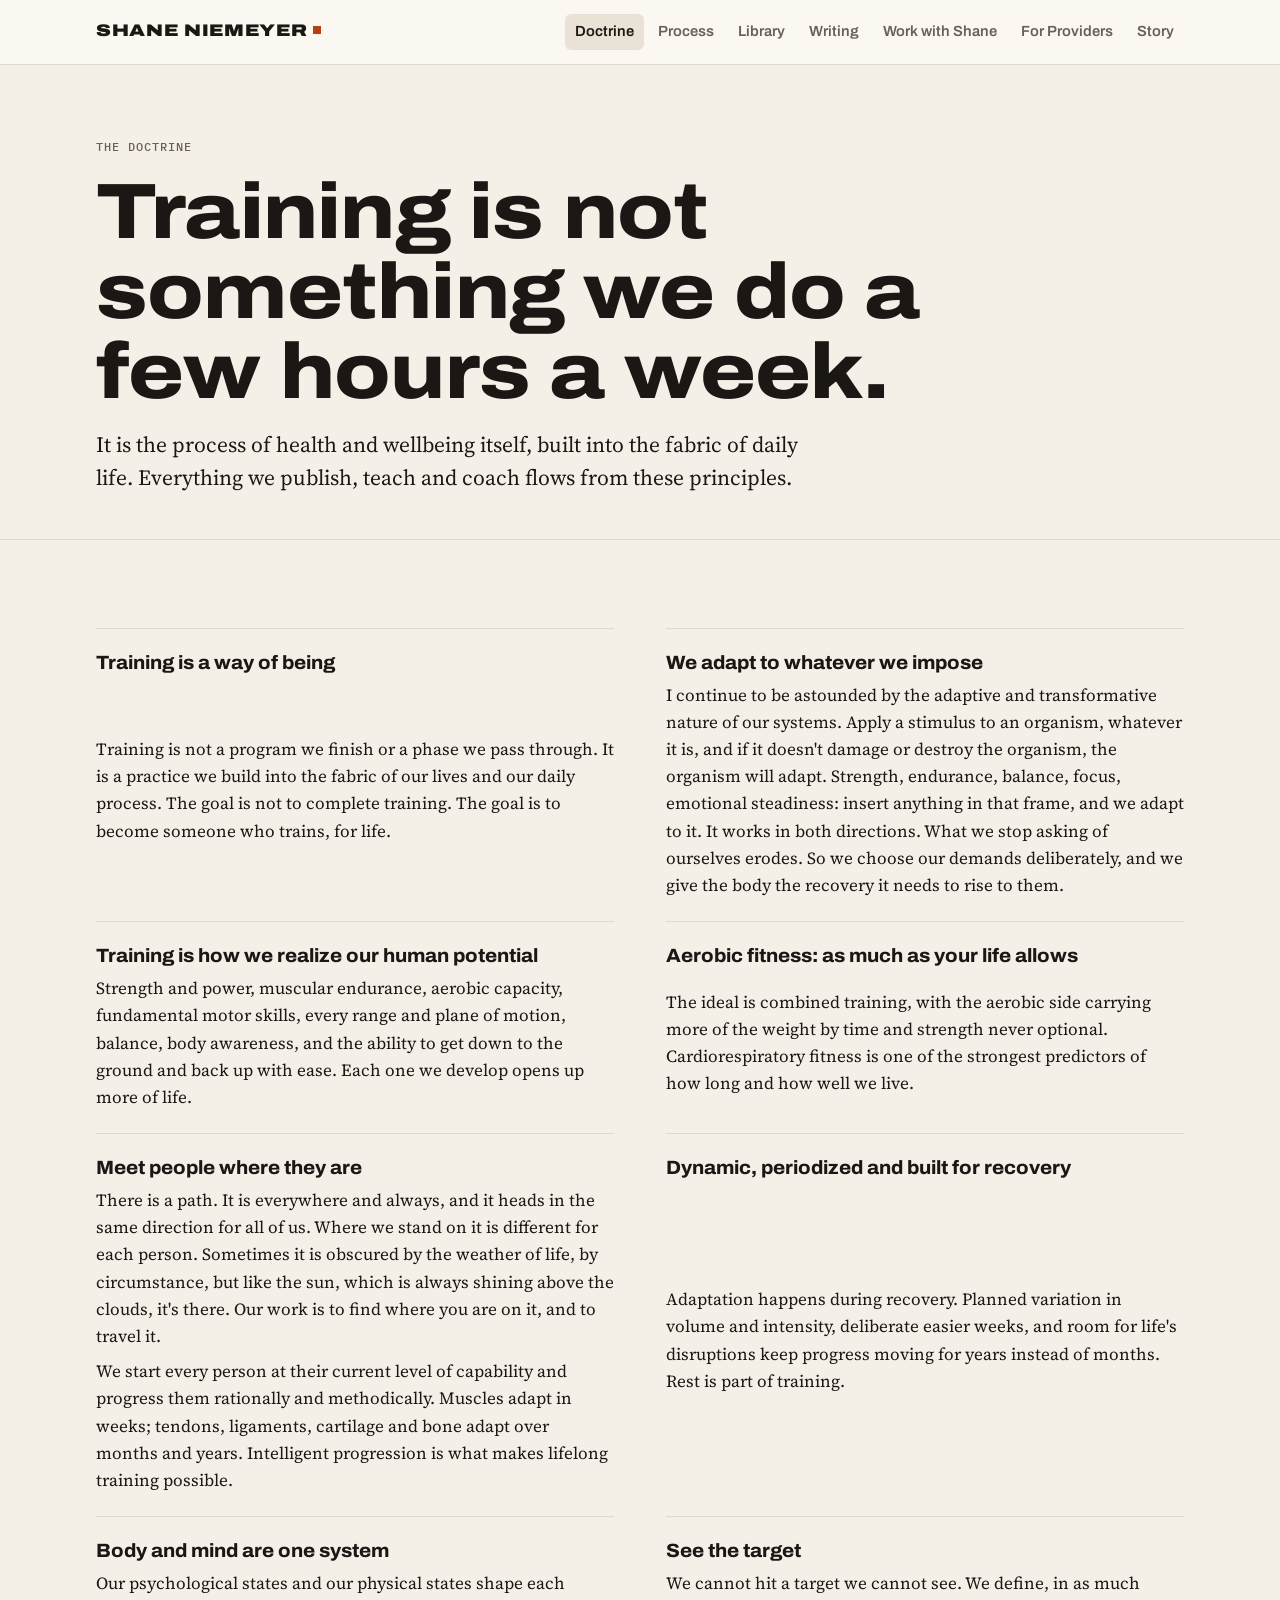
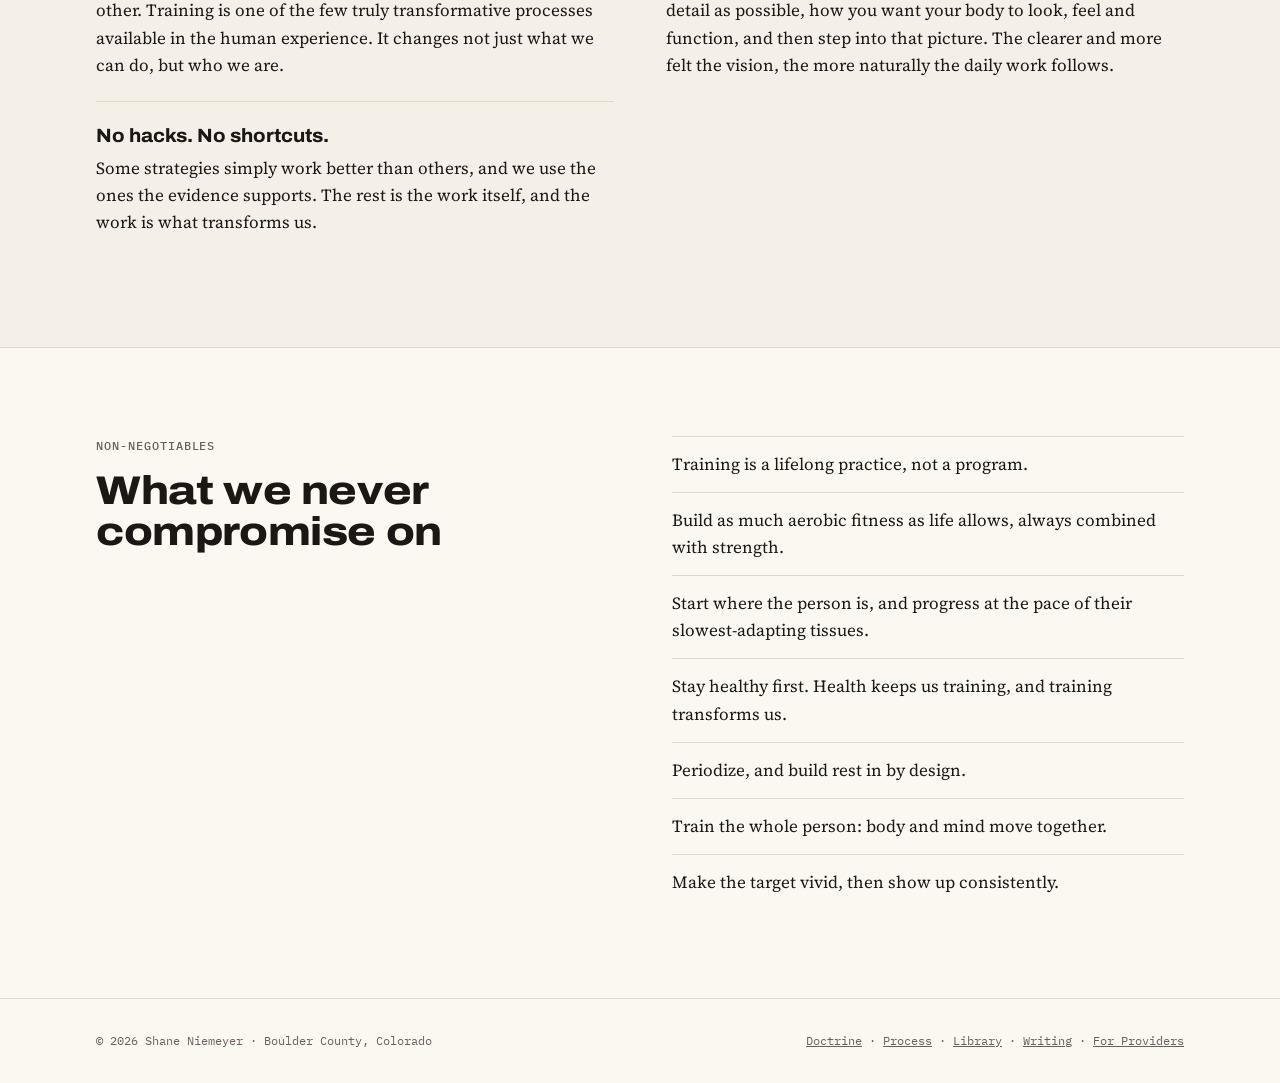
<file: doctrine/index.html>
<!doctype html>
<html lang="en">
<head>
<meta charset="utf-8">
<meta name="viewport" content="width=device-width,initial-scale=1,viewport-fit=cover">
<title>The Doctrine · Shane Niemeyer</title>
<meta name="description" content="Training is not something we do a few hours a week. It is the process of health and wellbeing itself, built into the fabric of daily life.">
<link rel="canonical" href="https://shaneniemeyer.com/doctrine/">
<meta property="og:type" content="website">
<meta property="og:site_name" content="Shane Niemeyer">
<meta property="og:title" content="The Doctrine · Shane Niemeyer">
<meta property="og:description" content="Training is not something we do a few hours a week. It is the process of health and wellbeing itself, built into the fabric of daily life.">
<meta property="og:url" content="https://shaneniemeyer.com/doctrine/">
<meta property="og:image" content="https://shaneniemeyer.com/share.png">
<meta property="og:image:width" content="1200">
<meta property="og:image:height" content="630">
<meta property="og:image:alt" content="Shane Niemeyer. Training is the process of health.">
<meta name="twitter:card" content="summary_large_image">
<link rel="icon" href="../favicon.svg" type="image/svg+xml">
<link rel="icon" href="../favicon-32.png" sizes="32x32" type="image/png">
<link rel="apple-touch-icon" href="../apple-touch-icon.png">
<meta name="theme-color" content="#14110F">
<style>:root{color-scheme:light;box-sizing:border-box;padding-top:env(safe-area-inset-top,0px);padding-bottom:env(safe-area-inset-bottom,0px)}html{scroll-padding-top:env(safe-area-inset-top,0px)}body{margin:0;padding:0;font:14px -apple-system,BlinkMacSystemFont,sans-serif;background:#fff;color:#000}img{max-width:100%}[hidden]:not([hidden=until-found i]){display:none!important}</style>
<link rel="preconnect" href="https://fonts.googleapis.com">
<link rel="preconnect" href="https://fonts.gstatic.com" crossorigin>
<link rel="stylesheet" href="https://fonts.googleapis.com/css2?family=Archivo:wdth,wght@62..125,400..900&family=IBM+Plex+Mono:wght@400;500&family=Source+Serif+4:opsz,wght@8..60,400;8..60,600&display=swap">
<style>
/* Layout: a training-log site. Heavy expanded grotesk for conviction, serif for Shane's voice, mono for the lab's numbers.
   Recurring device: the intensity-distribution bar (below / between / above threshold). */
:root {
  --ground: #F1F4F6;
  --surface: #FFFFFF;
  --ink: #111C27;
  --muted: #55636F;
  --line: #D5DCE2;
  --chip: #E5EBF1;
  --accent: #1E4FD0;
  --accent-ink: #FFFFFF;
  --cool: #2E7C9B;
  --mid: #9AA6B1;
  --hot: #D4471E;
  --display: "Archivo", "Arial Narrow", system-ui, sans-serif;
  --body: "Source Serif 4", Georgia, "Times New Roman", serif;
  --mono: "IBM Plex Mono", ui-monospace, "SFMono-Regular", Menlo, monospace;
}
@media (prefers-color-scheme: dark) {
  :root:not([data-theme="light"]) {
    --ground: #0C1218; --surface: #131B23; --ink: #E6ECF1; --muted: #93A1AD; --line: #27323C; --chip: #1B2631;
    --accent: #7D9DFF; --accent-ink: #0C1218; --cool: #5DB2D0; --mid: #5F6C78; --hot: #FF7B55;
    color-scheme: dark;
  }
}
:root[data-theme="dark"] {
  --ground: #0C1218; --surface: #131B23; --ink: #E6ECF1; --muted: #93A1AD; --line: #27323C; --chip: #1B2631;
  --accent: #7D9DFF; --accent-ink: #0C1218; --cool: #5DB2D0; --mid: #5F6C78; --hot: #FF7B55;
  color-scheme: dark;
}

* { box-sizing: border-box; }
html { scroll-behavior: smooth; }
@media (prefers-reduced-motion: reduce) { html { scroll-behavior: auto; } }
body {
  background: var(--ground);
  color: var(--ink);
  font-family: var(--body);
  font-size: 1.0625rem;
  line-height: 1.6;
}
body::before {
  content: ""; position: fixed; inset: 0 0 auto; height: env(safe-area-inset-top, 0px);
  z-index: 10; background: var(--surface);
}
a { color: var(--accent); }
a:focus-visible, button:focus-visible, input:focus-visible, select:focus-visible, textarea:focus-visible {
  outline: 2px solid var(--accent); outline-offset: 3px;
}
.wrap {
  max-width: 1120px; margin: 0 auto;
  padding-left: max(16px, env(safe-area-inset-left, 0px));
  padding-right: max(16px, env(safe-area-inset-right, 0px));
}
.measure { max-width: 66ch; }

/* type */
h1, h2, h3, .display {
  font-family: var(--display); font-stretch: 115%; font-weight: 800;
  line-height: 1.02; letter-spacing: -0.01em; text-wrap: balance; margin: 0;
}
h1 { font-size: clamp(2.5rem, 6.4vw, 4.9rem); }
h2 { font-size: clamp(1.7rem, 3.4vw, 2.5rem); }
h3 { font-size: 1.2rem; font-stretch: 105%; font-weight: 750; line-height: 1.2; letter-spacing: 0; }
p { margin: 0; }
.lead { font-size: clamp(1.15rem, 1.9vw, 1.35rem); line-height: 1.55; color: var(--ink); }
.muted { color: var(--muted); }
.eyebrow {
  font-family: var(--mono); font-size: 0.75rem; font-weight: 500;
  letter-spacing: 0.08em; text-transform: uppercase; color: var(--muted);
}
.stack { display: grid; gap: 1rem; }
.stack-lg { display: grid; gap: 1.75rem; }

/* preview banner + header */
.preview {
  background: var(--chip); color: var(--muted);
  font-family: var(--mono); font-size: 0.75rem; letter-spacing: 0.02em;
}
.preview .wrap { padding-block: 8px; }
header.site {
  position: sticky; top: env(safe-area-inset-top, 0px); z-index: 9;
  background: var(--surface); border-bottom: 1px solid var(--line);
}
header.site .wrap {
  display: flex; align-items: center; justify-content: space-between; gap: 1rem;
  padding-block: 14px; flex-wrap: wrap;
}
.brand {
  font-family: var(--display); font-stretch: 125%; font-weight: 900; font-size: 1.05rem;
  letter-spacing: 0.02em; text-transform: uppercase; color: var(--ink); text-decoration: none;
}
nav.primary { min-width: 0; overflow-x: auto; }
nav.primary ul { list-style: none; margin: 0; padding: 0; display: flex; gap: 0.25rem; }
nav.primary a {
  display: block; padding: 6px 10px; border-radius: 6px; white-space: nowrap;
  font-family: var(--display); font-weight: 600; font-size: 0.92rem; color: var(--muted); text-decoration: none;
}
nav.primary a:hover { color: var(--ink); background: var(--chip); }
nav.primary a[aria-current="page"] { color: var(--ink); background: var(--chip); }

.menu-btn { display: none; }
@media (max-width: 760px) {
  header.site .wrap { flex-wrap: nowrap; }
  .menu-btn {
    display: inline-flex; align-items: center; gap: 0.5rem; padding: 8px 12px; border-radius: 6px;
    font-family: var(--display); font-weight: 700; font-size: 0.92rem; color: var(--ink);
    background: var(--chip); border: 0; cursor: pointer;
  }
  .menu-btn::after { content: ""; width: 12px; height: 8px; background: currentColor;
    clip-path: polygon(0 0, 100% 0, 50% 100%); transition: transform .2s; }
  .menu-btn[aria-expanded="true"]::after { transform: rotate(180deg); }
  nav.primary { display: none; position: absolute; left: 0; right: 0; top: 100%;
    background: var(--surface); border-bottom: 1px solid var(--line); overflow: visible; }
  header.site.open nav.primary { display: block; }
  nav.primary ul { flex-direction: column; gap: 0; padding: 8px max(16px, env(safe-area-inset-left, 0px)) 16px; }
  nav.primary a { padding: 12px 10px; font-size: 1.05rem; border-radius: 6px; }
}

/* buttons */
.actions { display: flex; flex-wrap: wrap; gap: 0.75rem; }
.btn {
  display: inline-flex; align-items: center; gap: 0.5rem; padding: 12px 18px; border-radius: 8px;
  font-family: var(--display); font-weight: 700; font-size: 0.98rem; text-decoration: none;
  border: 1.5px solid var(--accent); cursor: pointer;
}
.btn.primary { background: var(--accent); color: var(--accent-ink); }
.btn.ghost { background: transparent; color: var(--accent); }
.btn:hover { filter: brightness(1.06); }

/* sections */
.band { padding-block: clamp(48px, 7vw, 88px); }
.band + .band { border-top: 1px solid var(--line); }
.band.surface { background: var(--surface); }
.section-head { display: grid; gap: 0.6rem; margin-bottom: 2rem; }

/* hero */
.hero { padding-block: clamp(40px, 7vw, 84px) clamp(40px, 6vw, 72px); }
.hero .grid { display: grid; grid-template-columns: minmax(0, 1fr); gap: clamp(28px, 5vw, 64px); align-items: center; }
.hero .copy { display: grid; gap: 1.4rem; min-width: 0; }
@media (max-width: 860px) { .hero .grid { grid-template-columns: 1fr; } }

/* intensity distribution panel */
.dist {
  background: var(--surface); border: 1px solid var(--line); border-radius: 12px;
  padding: 22px; display: grid; gap: 18px; min-width: 0;
}
.dist-row { display: grid; gap: 8px; }
.dist-row .label { display: flex; justify-content: space-between; gap: 1rem; font-family: var(--mono); font-size: 0.78rem; color: var(--muted); }
.dist-row .label strong { color: var(--ink); font-weight: 500; }
.bar { display: flex; height: 34px; border-radius: 6px; overflow: hidden; background: var(--chip); }
.bar span { display: block; height: 100%; }
.bar .b { background: var(--cool); }
.bar .m { background: var(--mid); }
.bar .a { background: var(--hot); }
.key { display: flex; flex-wrap: wrap; gap: 0.5rem 1.1rem; font-family: var(--mono); font-size: 0.74rem; color: var(--muted); }
.key i { display: inline-block; width: 10px; height: 10px; border-radius: 2px; margin-right: 6px; vertical-align: -1px; }
.figure-note { font-family: var(--mono); font-size: 0.72rem; line-height: 1.5; color: var(--muted); }
.tabnum { font-variant-numeric: tabular-nums; }

/* quote */
.quote { display: grid; gap: 1.25rem; max-width: 46rem; }
.quote blockquote {
  margin: 0; font-family: var(--display); font-stretch: 110%; font-weight: 700;
  font-size: clamp(1.6rem, 3.6vw, 2.6rem); line-height: 1.12; text-wrap: balance;
}
.quote cite { font-style: normal; font-family: var(--mono); font-size: 0.78rem; color: var(--muted); letter-spacing: 0.06em; text-transform: uppercase; }

/* record row */
.record { display: grid; grid-template-columns: repeat(4, minmax(0, 1fr)); border-top: 2px solid var(--ink); }
.record > div { padding: 18px 16px 4px 0; display: grid; gap: 4px; align-content: start; }
.record .num { font-family: var(--display); font-stretch: 120%; font-weight: 850; font-size: clamp(1.7rem, 3.4vw, 2.5rem); line-height: 1; font-variant-numeric: tabular-nums; }
.record .what { font-family: var(--mono); font-size: 0.76rem; color: var(--muted); line-height: 1.45; }
@media (max-width: 720px) { .record { grid-template-columns: repeat(2, minmax(0, 1fr)); row-gap: 8px; } }

/* principle list */
.principles { display: grid; grid-template-columns: repeat(2, minmax(0, 1fr)); gap: 0 clamp(24px, 4vw, 56px); }
.principles article { padding-block: 22px; border-top: 1px solid var(--line); display: grid; gap: 0.5rem; min-width: 0; }
@media (max-width: 760px) { .principles { grid-template-columns: 1fr; } }

/* ways in */
.ways { display: grid; grid-template-columns: repeat(4, minmax(0, 1fr)); gap: 16px; }
.ways a {
  display: grid; gap: 0.5rem; align-content: start; padding: 20px; border-radius: 10px;
  background: var(--surface); border: 1px solid var(--line); color: var(--ink); text-decoration: none; min-width: 0;
}
.ways a:hover { border-color: var(--accent); }
.ways .go { font-family: var(--display); font-weight: 700; font-size: 0.9rem; color: var(--accent); margin-top: 0.25rem; }
@media (max-width: 900px) { .ways { grid-template-columns: repeat(2, minmax(0, 1fr)); } }
@media (max-width: 480px) { .ways { grid-template-columns: 1fr; } }

/* split rows */
.split { display: grid; grid-template-columns: minmax(0, 1fr) minmax(0, 1fr); gap: clamp(24px, 5vw, 64px); align-items: start; }
@media (max-width: 820px) { .split { grid-template-columns: 1fr; } }

/* page header for inner views */
.page-head { padding-block: clamp(40px, 6vw, 72px) clamp(28px, 4vw, 44px); border-bottom: 1px solid var(--line); }
.page-head .wrap { display: grid; gap: 1rem; }

/* process timeline */
.timeline { display: grid; gap: 0; }
.step { display: grid; grid-template-columns: 11rem minmax(0, 1fr); gap: clamp(16px, 4vw, 48px); padding-block: 34px; border-top: 1px solid var(--line); }
.step .when { font-family: var(--mono); font-size: 0.78rem; letter-spacing: 0.06em; text-transform: uppercase; color: var(--accent); padding-top: 6px; }
.step .body { display: grid; gap: 0.9rem; min-width: 0; }
.step ul { margin: 0; padding-left: 1.2rem; display: grid; gap: 0.25rem; }
@media (max-width: 720px) { .step { grid-template-columns: 1fr; gap: 10px; } }
.pull {
  font-family: var(--display); font-stretch: 110%; font-weight: 750; font-size: 1.3rem; line-height: 1.25;
  padding-left: 16px; border-left: 3px solid var(--accent);
}
.weekly { display: grid; grid-template-columns: repeat(3, minmax(0, 1fr)); gap: 12px; }
.weekly div { background: var(--surface); border: 1px solid var(--line); border-radius: 8px; padding: 14px; display: grid; gap: 4px; }
.weekly .v { font-family: var(--display); font-stretch: 115%; font-weight: 800; font-size: 1.35rem; line-height: 1.1; }
.weekly .k { font-family: var(--mono); font-size: 0.74rem; color: var(--muted); line-height: 1.4; }
@media (max-width: 560px) { .weekly { grid-template-columns: 1fr; } }

/* evidence */
.claims { display: grid; gap: 0; }
.claim { display: grid; grid-template-columns: 9.5rem minmax(0, 1fr); gap: clamp(16px, 4vw, 40px); padding-block: 26px; border-top: 1px solid var(--line); }
.claim .figure { font-family: var(--display); font-stretch: 120%; font-weight: 850; font-size: clamp(2rem, 4vw, 2.8rem); line-height: 1; font-variant-numeric: tabular-nums; }
.claim .text { display: grid; gap: 0.5rem; min-width: 0; }
.cite-line { font-family: var(--mono); font-size: 0.75rem; color: var(--muted); line-height: 1.5; }
.tag {
  display: inline-block; font-family: var(--mono); font-size: 0.68rem; letter-spacing: 0.06em; text-transform: uppercase;
  padding: 2px 8px; border-radius: 999px; background: var(--chip); color: var(--ink); margin-right: 6px; vertical-align: 1px;
}
.tag.draft { background: transparent; border: 1px dashed var(--muted); color: var(--muted); }
@media (max-width: 640px) { .claim { grid-template-columns: 1fr; gap: 8px; } }
.chapters { list-style: none; padding: 0; margin: 0; display: grid; grid-template-columns: repeat(2, minmax(0, 1fr)); gap: 0 40px; }
.chapters li { display: flex; justify-content: space-between; gap: 1rem; padding-block: 12px; border-top: 1px solid var(--line); font-family: var(--display); font-weight: 600; min-width: 0; }
.chapters li span:last-child { font-family: var(--mono); font-weight: 400; font-size: 0.74rem; color: var(--muted); white-space: nowrap; padding-top: 3px; }
@media (max-width: 680px) { .chapters { grid-template-columns: 1fr; } }

/* offers */
.offers { display: grid; grid-template-columns: repeat(2, minmax(0, 1fr)); gap: 16px; }
.offer { background: var(--surface); border: 1px solid var(--line); border-radius: 12px; padding: 24px; display: grid; gap: 0.75rem; align-content: start; min-width: 0; }
.offer ul { margin: 0; padding-left: 1.2rem; display: grid; gap: 0.2rem; }
@media (max-width: 760px) { .offers { grid-template-columns: 1fr; } }

/* form */
form.contact { display: grid; gap: 14px; background: var(--surface); border: 1px solid var(--line); border-radius: 12px; padding: 24px; }
.field { display: grid; gap: 6px; }
.field label { font-family: var(--display); font-weight: 650; font-size: 0.92rem; }
.field input, .field select, .field textarea {
  font: inherit; font-size: 1rem; color: var(--ink); background: var(--ground);
  border: 1px solid var(--line); border-radius: 8px; padding: 10px 12px; width: 100%;
}
.field textarea { min-height: 7rem; resize: vertical; }
.two { display: grid; grid-template-columns: minmax(0, 1fr) minmax(0, 1fr); gap: 14px; }
@media (max-width: 560px) { .two { grid-template-columns: 1fr; } }
.form-status { font-family: var(--mono); font-size: 0.8rem; color: var(--muted); }

/* providers */
.checklist { list-style: none; margin: 0; padding: 0; display: grid; gap: 0; }
.checklist li { padding-block: 14px; border-top: 1px solid var(--line); display: grid; gap: 4px; }
.checklist li strong { font-family: var(--display); font-weight: 700; }

/* start-here ramp */
.ramp { display: grid; grid-template-columns: repeat(3, minmax(0, 1fr)); gap: 14px; }
.ramp div { border-top: 3px solid var(--accent); padding-top: 10px; display: grid; gap: 4px; align-content: start; }
.ramp .t { font-family: var(--mono); font-size: 0.74rem; letter-spacing: 0.06em; text-transform: uppercase; color: var(--accent); }
.ramp p { font-family: var(--display); font-weight: 650; font-size: 1.02rem; line-height: 1.3; }
@media (max-width: 560px) { .ramp { grid-template-columns: 1fr; } }

/* client stories */
.stories { display: grid; grid-template-columns: repeat(3, minmax(0, 1fr)); gap: 16px; }
.story-card { background: var(--ground); border: 1px solid var(--line); border-radius: 12px; padding: 24px; display: grid; gap: 1rem; align-content: start; min-width: 0; }
.arc { list-style: none; margin: 0; padding: 0 0 0 18px; display: grid; gap: 12px; border-left: 2px solid var(--line); }
.arc li { position: relative; display: grid; gap: 2px; font-size: 0.98rem; line-height: 1.5; }
.arc li::before { content: ""; position: absolute; left: -25px; top: 0.3em; width: 12px; height: 12px; border-radius: 50%; background: var(--ground); border: 2px solid var(--accent); }
.arc li:last-child::before { background: var(--accent); }
.arc .t { font-family: var(--mono); font-size: 0.72rem; letter-spacing: 0.06em; text-transform: uppercase; color: var(--muted); }
.said { font-family: var(--display); font-stretch: 105%; font-weight: 700; font-size: 1.08rem; line-height: 1.3; padding-top: 0.9rem; border-top: 1px solid var(--line); }
@media (max-width: 920px) { .stories { grid-template-columns: 1fr; } }

/* writing */
.split-wide { display: grid; grid-template-columns: minmax(0, 2fr) minmax(0, 1fr); gap: clamp(24px, 5vw, 56px); align-items: start; }
.split-wide aside { position: sticky; top: calc(env(safe-area-inset-top, 0px) + 84px); }
@media (max-width: 860px) { .split-wide { grid-template-columns: 1fr; } .split-wide aside { position: static; } }
.posts { list-style: none; margin: 0; padding: 0; display: grid; }
.posts li { border-top: 1px solid var(--line); }
.post-item { display: grid; grid-template-columns: 8.5rem minmax(0, 1fr) auto; gap: 8px 28px; padding-block: 22px; color: var(--ink); text-decoration: none; align-items: baseline; }
a.post-item:hover h3 { color: var(--accent); }
.post-item .meta { font-family: var(--mono); font-size: 0.72rem; letter-spacing: 0.06em; text-transform: uppercase; color: var(--muted); }
.post-item .text { display: grid; gap: 4px; min-width: 0; }
.post-item .state { font-family: var(--mono); font-size: 0.74rem; color: var(--muted); white-space: nowrap; }
.post-item.upcoming h3 { color: var(--muted); }
@media (max-width: 680px) { .post-item { grid-template-columns: 1fr; gap: 6px; } }
.latest { display: grid; gap: 0.5rem; padding: 22px; border-radius: 12px; background: var(--surface); border: 1px solid var(--line); color: var(--ink); text-decoration: none; }
.latest:hover { border-color: var(--accent); }
.latest .go { font-family: var(--display); font-weight: 700; font-size: 0.9rem; color: var(--accent); }
.subscribe { background: var(--surface); border: 1px solid var(--line); border-radius: 12px; padding: 22px; display: grid; gap: 12px; }
.sub-title { font-family: var(--display); font-stretch: 110%; font-weight: 800; font-size: 1.2rem; line-height: 1.15; }
.sub-row { display: flex; flex-wrap: wrap; gap: 10px; }
.sub-row input { flex: 1 1 13rem; min-width: 0; font: inherit; font-size: 1rem; color: var(--ink); background: var(--ground); border: 1px solid var(--line); border-radius: 8px; padding: 10px 12px; }
.sr { position: absolute; width: 1px; height: 1px; overflow: hidden; clip: rect(0 0 0 0); white-space: nowrap; }

/* article */
.wrap.narrow { max-width: 760px; }
.back { font-family: var(--display); font-weight: 650; font-size: 0.92rem; text-decoration: none; }
.post-body { display: grid; gap: 1.15rem; font-size: 1.12rem; line-height: 1.7; }
.post-body h2 { font-size: clamp(1.4rem, 2.6vw, 1.85rem); margin-top: 1.4rem; }
.post-body ul { margin: 0; padding-left: 1.3rem; display: grid; gap: 0.4rem; }
.post-body .pull { font-size: 1.4rem; }
.sources { display: grid; gap: 6px; padding-top: 1.25rem; margin-top: 1rem; border-top: 1px solid var(--line); }
.sources p { font-family: var(--mono); font-size: 0.76rem; line-height: 1.55; color: var(--muted); }

/* ---------- library ---------- */
.shelf { display: grid; grid-template-columns: repeat(3, minmax(0, 1fr)); gap: 16px; }
.shelf > a, .shelf > .card {
  display: grid; gap: 0.6rem; align-content: start; padding: 22px; border-radius: 12px;
  background: var(--surface); border: 1px solid var(--line); color: var(--ink); text-decoration: none; min-width: 0;
}
.band.surface .shelf > a, .band.surface .shelf > .card { background: var(--ground); }
.shelf > a:hover { border-color: var(--accent); }
.shelf .go { font-family: var(--display); font-weight: 700; font-size: 0.9rem; color: var(--accent); margin-top: 0.25rem; }
@media (max-width: 900px) { .shelf { grid-template-columns: 1fr; } }

.figure-box { margin: 0; background: var(--surface); border: 1px solid var(--line); border-radius: 12px; padding: 20px; display: grid; gap: 12px; min-width: 0; }
.band.surface .figure-box { background: var(--ground); }
.figure-box svg { width: 100%; height: auto; display: block; }

/* two cities illustration */
.c-cell { fill: var(--surface); stroke: var(--mid); stroke-width: 1.5; }
.band.surface .c-cell { fill: var(--surface); }
.c-nuc { fill: var(--chip); stroke: var(--mid); stroke-width: 1; }
.c-mito { fill: var(--hot); }
.c-ribo { fill: var(--ink); opacity: 0.5; }
.c-cap { fill: none; stroke: var(--cool); stroke-width: 4; stroke-linecap: round; }
.c-label { fill: var(--ink); font-family: var(--display); font-weight: 750; font-size: 16px; }
.c-key { fill: var(--muted); font-family: var(--mono); font-size: 11px; }

/* book parts */
.parts { display: grid; }
.part { display: grid; grid-template-columns: 14rem minmax(0, 1fr); gap: clamp(16px, 4vw, 48px); padding-block: 28px; border-top: 1px solid var(--line); }
.part-name { display: grid; gap: 6px; align-content: start; }
.part-name .n { font-family: var(--mono); font-size: 0.74rem; letter-spacing: 0.06em; text-transform: uppercase; color: var(--accent); }
.part-name h3 { font-size: 1.2rem; }
.ch-list { list-style: none; margin: 0; padding: 0; display: grid; }
.ch { display: grid; grid-template-columns: 2.6rem minmax(0, 1fr) auto; gap: 4px 16px; padding-block: 14px; border-top: 1px dashed var(--line); align-items: baseline; }
.ch:first-child { border-top: 0; padding-top: 2px; }
.ch .num { font-family: var(--display); font-stretch: 120%; font-weight: 850; font-size: 1.35rem; line-height: 1; font-variant-numeric: tabular-nums; color: var(--muted); }
.ch .t { display: grid; gap: 3px; min-width: 0; }
.ch .t strong { font-family: var(--display); font-weight: 750; font-size: 1.08rem; line-height: 1.25; }
.ch .t span { color: var(--muted); font-size: 0.98rem; line-height: 1.45; }
.ch .s { font-family: var(--mono); font-size: 0.72rem; color: var(--muted); white-space: nowrap; }
.ch a.s { color: var(--accent); font-weight: 500; }
@media (max-width: 720px) {
  .part { grid-template-columns: 1fr; gap: 12px; }
  .ch { grid-template-columns: 2.2rem minmax(0, 1fr); }
  .ch .s { grid-column: 2; }
}

/* ---------- module (long read) ---------- */
.module-meta { display: flex; flex-wrap: wrap; gap: 0.4rem 1.4rem; font-family: var(--mono); font-size: 0.76rem; color: var(--muted); }
.module .post-body { min-width: 0; }
.module .post-body h2 { scroll-margin-top: 90px; }
.post-body a.c { color: var(--accent); text-decoration-thickness: 1px; text-underline-offset: 2px; white-space: nowrap; }
.post-body ol { margin: 0; padding-left: 1.4rem; display: grid; gap: 0.5rem; }
.toc { display: grid; gap: 14px; align-content: start; }
.toc-box { background: var(--surface); border: 1px solid var(--line); border-radius: 12px; padding: 20px; display: grid; gap: 10px; }
.toc-box ol { margin: 0; padding-left: 1.3rem; display: grid; gap: 0.45rem; font-family: var(--display); font-weight: 600; font-size: 0.94rem; line-height: 1.3; }
.toc-box ol a { color: var(--ink); text-decoration: none; }
.toc-box ol a:hover { color: var(--accent); }
.formats { list-style: none; margin: 0; padding: 0; display: grid; }
.formats li { display: flex; justify-content: space-between; gap: 1rem; padding-block: 9px; border-top: 1px solid var(--line); font-family: var(--display); font-weight: 600; font-size: 0.92rem; }
.formats li:first-child { border-top: 0; padding-top: 0; }
.formats li span:last-child { font-family: var(--mono); font-weight: 400; font-size: 0.72rem; color: var(--muted); padding-top: 2px; }
.formats li.on span:last-child { color: var(--accent); }
@media (max-width: 860px) { .toc .toc-box.contents { display: none; } }

/* method loop */
.l-box { fill: none; stroke: var(--mid); stroke-width: 1.25; }
.l-box.main { fill: var(--chip); stroke: var(--accent); stroke-width: 2; }
.l-edge { fill: none; stroke: var(--mid); stroke-width: 1.25; }
.l-head { fill: var(--mid); }
.l-t { fill: var(--ink); font-family: var(--display); font-weight: 750; font-size: 15px; }
.l-s { fill: var(--muted); font-family: var(--mono); font-size: 11px; }
.post-body .loop-list { display: none; margin: 0; padding-left: 1.3rem; }
.loop-list li { font-size: 1rem; }
@media (max-width: 600px) { .loop svg { display: none; } .post-body .loop-list { display: grid; gap: 0.4rem; } }

/* tissue clock */
.trow { display: grid; grid-template-columns: 11.5rem minmax(0, 1fr) 8rem; gap: 10px 14px; align-items: center; }
.trow .tl { font-family: var(--display); font-weight: 650; font-size: 0.95rem; line-height: 1.25; }
.trow .tv { font-family: var(--mono); font-size: 0.76rem; color: var(--muted); }
.tbar { height: 22px; border-radius: 5px; background: var(--chip); overflow: hidden; }
.tbar span { display: block; height: 100%; border-radius: 5px; }
@media (max-width: 600px) { .trow { grid-template-columns: 1fr auto; } .trow .tbar { grid-column: 1 / -1; grid-row: 2; } }

.next-card { display: grid; gap: 0.4rem; padding: 22px; border-radius: 12px; background: var(--surface); border: 1px solid var(--line); color: var(--ink); text-decoration: none; }
.next-card:hover { border-color: var(--accent); }
.next-card .go { font-family: var(--display); font-weight: 700; font-size: 0.9rem; color: var(--accent); }

/* ---------- exercise library ---------- */
.chips { display: flex; flex-wrap: wrap; gap: 8px; }
.chips button {
  font-family: var(--display); font-weight: 650; font-size: 0.9rem; color: var(--muted);
  background: var(--surface); border: 1px solid var(--line); border-radius: 999px; padding: 7px 14px; cursor: pointer;
}
.chips button:hover { color: var(--ink); border-color: var(--mid); }
.chips button[aria-pressed="true"] { background: var(--ink); color: var(--surface); border-color: var(--ink); }
.ladders { display: grid; grid-template-columns: repeat(3, minmax(0, 1fr)); gap: 16px; }
.ladder { background: var(--surface); border: 1px solid var(--line); border-radius: 12px; padding: 20px; display: grid; gap: 14px; align-content: start; min-width: 0; }
.ladder[hidden] { display: none; }
.ladder header { display: flex; justify-content: space-between; align-items: baseline; gap: 1rem; }
.rungs { list-style: none; margin: 0; padding: 0; display: grid; gap: 6px; counter-reset: rung; }
.rungs li {
  counter-increment: rung; display: grid; grid-template-columns: 1.6rem minmax(0, 1fr); gap: 10px; align-items: center;
  padding: 9px 10px; border-radius: 8px; background: var(--ground); font-family: var(--display); font-weight: 600; font-size: 0.95rem; line-height: 1.25;
}
.rungs li::before {
  content: counter(rung); display: grid; place-items: center; width: 1.6rem; height: 1.6rem; border-radius: 50%;
  font-family: var(--mono); font-size: 0.72rem; font-weight: 500; color: var(--accent); border: 1.5px solid var(--accent);
}
.feature .rungs li, .band:not(.surface) > .wrap > .ladder .rungs li { background: var(--surface); border: 1px solid var(--line); }
.rungs li:last-child::before { background: var(--accent); color: var(--accent-ink); }
@media (max-width: 960px) { .ladders { grid-template-columns: repeat(2, minmax(0, 1fr)); } }
@media (max-width: 600px) { .ladders { grid-template-columns: 1fr; } }

.feature { display: grid; grid-template-columns: minmax(0, 1.1fr) minmax(0, 1fr); gap: clamp(20px, 4vw, 48px); align-items: start; }
@media (max-width: 860px) { .feature { grid-template-columns: 1fr; } }
.video {
  aspect-ratio: 16 / 9; border-radius: 12px; background: var(--ink); color: var(--surface);
  display: grid; place-items: center; align-content: center; gap: 10px; text-align: center; padding: 16px;
}
.video .play { width: 56px; height: 56px; border-radius: 50%; border: 2px solid currentColor; display: grid; place-items: center; opacity: 0.85; }
.video .play::after { content: ""; border-left: 16px solid currentColor; border-top: 10px solid transparent; border-bottom: 10px solid transparent; margin-left: 4px; }
.video span { font-family: var(--mono); font-size: 0.76rem; letter-spacing: 0.06em; text-transform: uppercase; opacity: 0.8; }
.note-box { border: 1px dashed var(--mid); border-radius: 10px; padding: 14px 16px; display: grid; gap: 4px; }

/* footer */
footer.site { background: var(--surface); border-top: 1px solid var(--line); }
footer.site .wrap { padding-block: 32px; display: flex; flex-wrap: wrap; justify-content: space-between; gap: 1rem; font-family: var(--mono); font-size: 0.78rem; color: var(--muted); }
footer.site a { color: var(--muted); }
</style>
<style>
/* Ember theme: warm paper for reading, near-black for the big moments, ember as the one accent.
   Layered over the base styles; only colors, a few sizes and the .moment sections change. */
:root, :root[data-theme="light"] {
  --ground: #F4EFE7;
  --surface: #FBF8F2;
  --ink: #1B1714;
  --muted: #6A6058;
  --line: #E1D8CC;
  --chip: #EAE2D6;
  --accent: #B8400E;
  --accent-ink: #FFFFFF;
  --cool: #3A7486;
  --mid: #A79C90;
  --hot: #E4572E;
  --night: #14110F;
}
@media (prefers-color-scheme: dark) {
  :root:not([data-theme="light"]) {
    --ground: #12100E; --surface: #1A1714; --ink: #EEE7DE; --muted: #A69A8E; --line: #2C2621; --chip: #231E1A;
    --accent: #F0703F; --accent-ink: #12100E; --cool: #5FA3B5; --mid: #6E645B; --hot: #F0703F; --night: #0A0908;
  }
}

/* the moments: hero, "Set it down", the story */
.moment {
  --ground: var(--night); --surface: var(--night);
  --ink: #F3EEE7; --muted: #B3A699; --line: #2E2823; --chip: #241F1B;
  --accent: #F0703F; --accent-ink: #14110F;
  background: var(--night) !important; color: var(--ink);
  border-top: 0 !important;
}
.moment + .band { border-top: 0; }
.moment .eyebrow { color: var(--accent); display: inline-flex; align-items: center; gap: 12px; }
.moment .eyebrow::before { content: ""; width: 36px; height: 3px; background: var(--accent); flex: none; }
.moment .btn.ghost { color: var(--ink); border-color: #5A4F46; }
.moment .btn.ghost:hover { border-color: var(--ink); filter: none; }

.hero.moment { padding-block: clamp(64px, 11vw, 148px) clamp(56px, 9vw, 120px); }
.hero.moment h1 { font-size: clamp(2.9rem, 8vw, 6.4rem); font-stretch: 120%; letter-spacing: -0.02em; }
.hero.moment .lead { color: #D9D0C5; }

.band.moment h2 { font-size: clamp(2.2rem, 5vw, 3.6rem); }

/* the proverb: let it breathe */
.quote blockquote { font-size: clamp(2rem, 4.6vw, 3.4rem); }

/* header and footer sit on paper */
header.site { background: var(--surface); }
.brand { letter-spacing: 0.04em; }
.brand::after { content: ""; display: inline-block; width: 8px; height: 8px; margin-left: 6px; background: var(--accent); vertical-align: 2px; }
.record { border-top-color: var(--accent); }
.btn.primary:hover { filter: brightness(1.08); }

</style>
</head>
<body>
<header class="site">
  <div class="wrap">
    <a class="brand" href="../">Shane Niemeyer</a>
    <button class="menu-btn" type="button" aria-expanded="false" aria-controls="main-nav">Menu</button>
    <nav class="primary" id="main-nav" aria-label="Main">
      <ul>
        <li><a href="../doctrine/" data-nav="doctrine" aria-current="page">Doctrine</a></li>
        <li><a href="../process/" data-nav="process">Process</a></li>
        <li><a href="../library/" data-nav="library">Library</a></li>
        <li><a href="../writing/" data-nav="writing">Writing</a></li>
        <li><a href="../work/" data-nav="work">Work with Shane</a></li>
        <li><a href="../providers/" data-nav="providers">For Providers</a></li>
        <li><a href="../story/" data-nav="story">Story</a></li>
      </ul>
    </nav>
  </div>
</header>

<main>

<!-- ================= DOCTRINE ================= -->
<div class="view" data-view="doctrine">
  <section class="page-head"><div class="wrap">
    <p class="eyebrow">The doctrine</p>
    <h1>Training is not something we do a few hours a week.</h1>
    <p class="lead measure">It is the process of health and wellbeing itself, built into the fabric of daily life. Everything we publish, teach and coach flows from these principles.</p>
  </div></section>

  <section class="band"><div class="wrap">
    <div class="principles">
      <article><h3>Training is a way of being</h3><p>Training is not a program we finish or a phase we pass through. It is a practice we build into the fabric of our lives and our daily process. The goal is not to complete training. The goal is to become someone who trains, for life.</p></article>
      <article><h3>We adapt to whatever we impose</h3><p>I continue to be astounded by the adaptive and transformative nature of our systems. Apply a stimulus to an organism, whatever it is, and if it doesn't damage or destroy the organism, the organism will adapt. Strength, endurance, balance, focus, emotional steadiness: insert anything in that frame, and we adapt to it. It works in both directions. What we stop asking of ourselves erodes. So we choose our demands deliberately, and we give the body the recovery it needs to rise to them.</p></article>
      <article><h3>Training is how we realize our human potential</h3><p>Strength and power, muscular endurance, aerobic capacity, fundamental motor skills, every range and plane of motion, balance, body awareness, and the ability to get down to the ground and back up with ease. Each one we develop opens up more of life.</p></article>
      <article><h3>Aerobic fitness: as much as your life allows</h3><p>The ideal is combined training, with the aerobic side carrying more of the weight by time and strength never optional. Cardiorespiratory fitness is one of the strongest predictors of how long and how well we live.</p></article>
      <article><h3>Meet people where they are</h3><p>There is a path. It is everywhere and always, and it heads in the same direction for all of us. Where we stand on it is different for each person. Sometimes it is obscured by the weather of life, by circumstance, but like the sun, which is always shining above the clouds, it's there. Our work is to find where you are on it, and to travel it.</p><p>We start every person at their current level of capability and progress them rationally and methodically. Muscles adapt in weeks; tendons, ligaments, cartilage and bone adapt over months and years. Intelligent progression is what makes lifelong training possible.</p></article>
      <article><h3>Dynamic, periodized and built for recovery</h3><p>Adaptation happens during recovery. Planned variation in volume and intensity, deliberate easier weeks, and room for life's disruptions keep progress moving for years instead of months. Rest is part of training.</p></article>
      <article><h3>Body and mind are one system</h3><p>Our psychological states and our physical states shape each other. Training is one of the few truly transformative processes available in the human experience. It changes not just what we can do, but who we are.</p></article>
      <article><h3>See the target</h3><p>We cannot hit a target we cannot see. We define, in as much detail as possible, how you want your body to look, feel and function, and then step into that picture. The clearer and more felt the vision, the more naturally the daily work follows.</p></article>
      <article><h3>No hacks. No shortcuts.</h3><p>Some strategies simply work better than others, and we use the ones the evidence supports. The rest is the work itself, and the work is what transforms us.</p></article>
    </div>
  </div></section>

  <section class="band surface"><div class="wrap split">
    <div class="stack"><p class="eyebrow">Non-negotiables</p><h2>What we never compromise on</h2></div>
    <ul class="checklist">
      <li>Training is a lifelong practice, not a program.</li>
      <li>Build as much aerobic fitness as life allows, always combined with strength.</li>
      <li>Start where the person is, and progress at the pace of their slowest-adapting tissues.</li>
      <li>Stay healthy first. Health keeps us training, and training transforms us.</li>
      <li>Periodize, and build rest in by design.</li>
      <li>Train the whole person: body and mind move together.</li>
      <li>Make the target vivid, then show up consistently.</li>
    </ul>
  </div></section>
</div>

</main>

<footer class="site">
  <div class="wrap">
    <span>© 2026 Shane Niemeyer · Boulder County, Colorado</span>
    <span><a href="../doctrine/">Doctrine</a> · <a href="../process/">Process</a> · <a href="../library/">Library</a> · <a href="../writing/">Writing</a> · <a href="../providers/">For Providers</a></span>
  </div>
</footer>

<script>
(function () {
  var ROOT = '../', PAGES = ['home','doctrine','process','evidence','work','providers','story','writing','never-easy-never-hard','library','introduction','meet-people-where-they-are','exercises'];
  var legacy = (location.hash || '').slice(1);
  if (PAGES.indexOf(legacy) > -1) location.replace(ROOT + (legacy === 'home' ? '' : legacy + '/'));

  var header = document.querySelector('header.site');
  var menuBtn = header.querySelector('.menu-btn');
  function setMenu(open) { header.classList.toggle('open', open); menuBtn.setAttribute('aria-expanded', open ? 'true' : 'false'); }
  menuBtn.addEventListener('click', function () { setMenu(!header.classList.contains('open')); });
  header.querySelectorAll('nav.primary a').forEach(function (a) { a.addEventListener('click', function () { setMenu(false); }); });
  document.addEventListener('keydown', function (e) { if (e.key === 'Escape') setMenu(false); });

  var form = document.getElementById('contact-form');
  var status = document.getElementById('c-status');
  function send(f) {
    return fetch('/', {
      method: 'POST',
      headers: { 'Content-Type': 'application/x-www-form-urlencoded' },
      body: new URLSearchParams(new FormData(f)).toString()
    }).then(function (r) { if (!r.ok) throw new Error(r.status); });
  }
  function validEmail(v) { return /^[^\s@]+@[^\s@]+\.[^\s@]+$/.test(v); }

  if (form) form.addEventListener('submit', function (e) {
    e.preventDefault();
    var name = form.elements.name.value.trim();
    var email = form.elements.email.value.trim();
    if (!name || !validEmail(email)) { status.textContent = 'Add your name and a valid email so I can write back.'; return; }
    var btn = form.querySelector('button[type=submit]');
    btn.disabled = true; status.textContent = 'Sending…';
    send(form).then(function () {
      form.reset();
      status.textContent = 'Got it. I read every one of these myself, and I\'ll write back soon. — Shane';
    }).catch(function () {
      status.textContent = 'That didn\'t go through. Try again in a minute.';
    }).then(function () { btn.disabled = false; });
  });

  Array.prototype.slice.call(document.querySelectorAll('[data-jump]')).forEach(function (a) {
    a.addEventListener('click', function (e) {
      var t = document.getElementById(a.getAttribute('data-jump'));
      if (!t) return;
      e.preventDefault();
      t.scrollIntoView({ behavior: 'smooth', block: 'start' });
    });
  });

  var chips = Array.prototype.slice.call(document.querySelectorAll('.chips [data-filter]'));
  var ladders = Array.prototype.slice.call(document.querySelectorAll('.ladder[data-pattern]'));
  chips.forEach(function (b) {
    b.addEventListener('click', function () {
      var f = b.getAttribute('data-filter');
      chips.forEach(function (o) { o.setAttribute('aria-pressed', o === b ? 'true' : 'false'); });
      ladders.forEach(function (l) { l.hidden = !(f === 'all' || l.getAttribute('data-pattern') === f); });
    });
  });

  Array.prototype.slice.call(document.querySelectorAll('form.subscribe')).forEach(function (f) {
    f.addEventListener('submit', function (e) {
      e.preventDefault();
      var st = f.querySelector('.form-status');
      if (!validEmail(f.elements.email.value.trim())) { st.textContent = 'Enter a valid email address.'; return; }
      var btn = f.querySelector('button[type=submit]');
      btn.disabled = true; st.textContent = 'Signing you up…';
      send(f).then(function () {
        f.reset(); st.textContent = 'You\'re in. The first letter is on its way soon.';
      }).catch(function () {
        st.textContent = 'That didn\'t go through. Try again in a minute.';
      }).then(function () { btn.disabled = false; });
    });
  });
})();
</script>

</body></html>
</body>
</html>
</file>
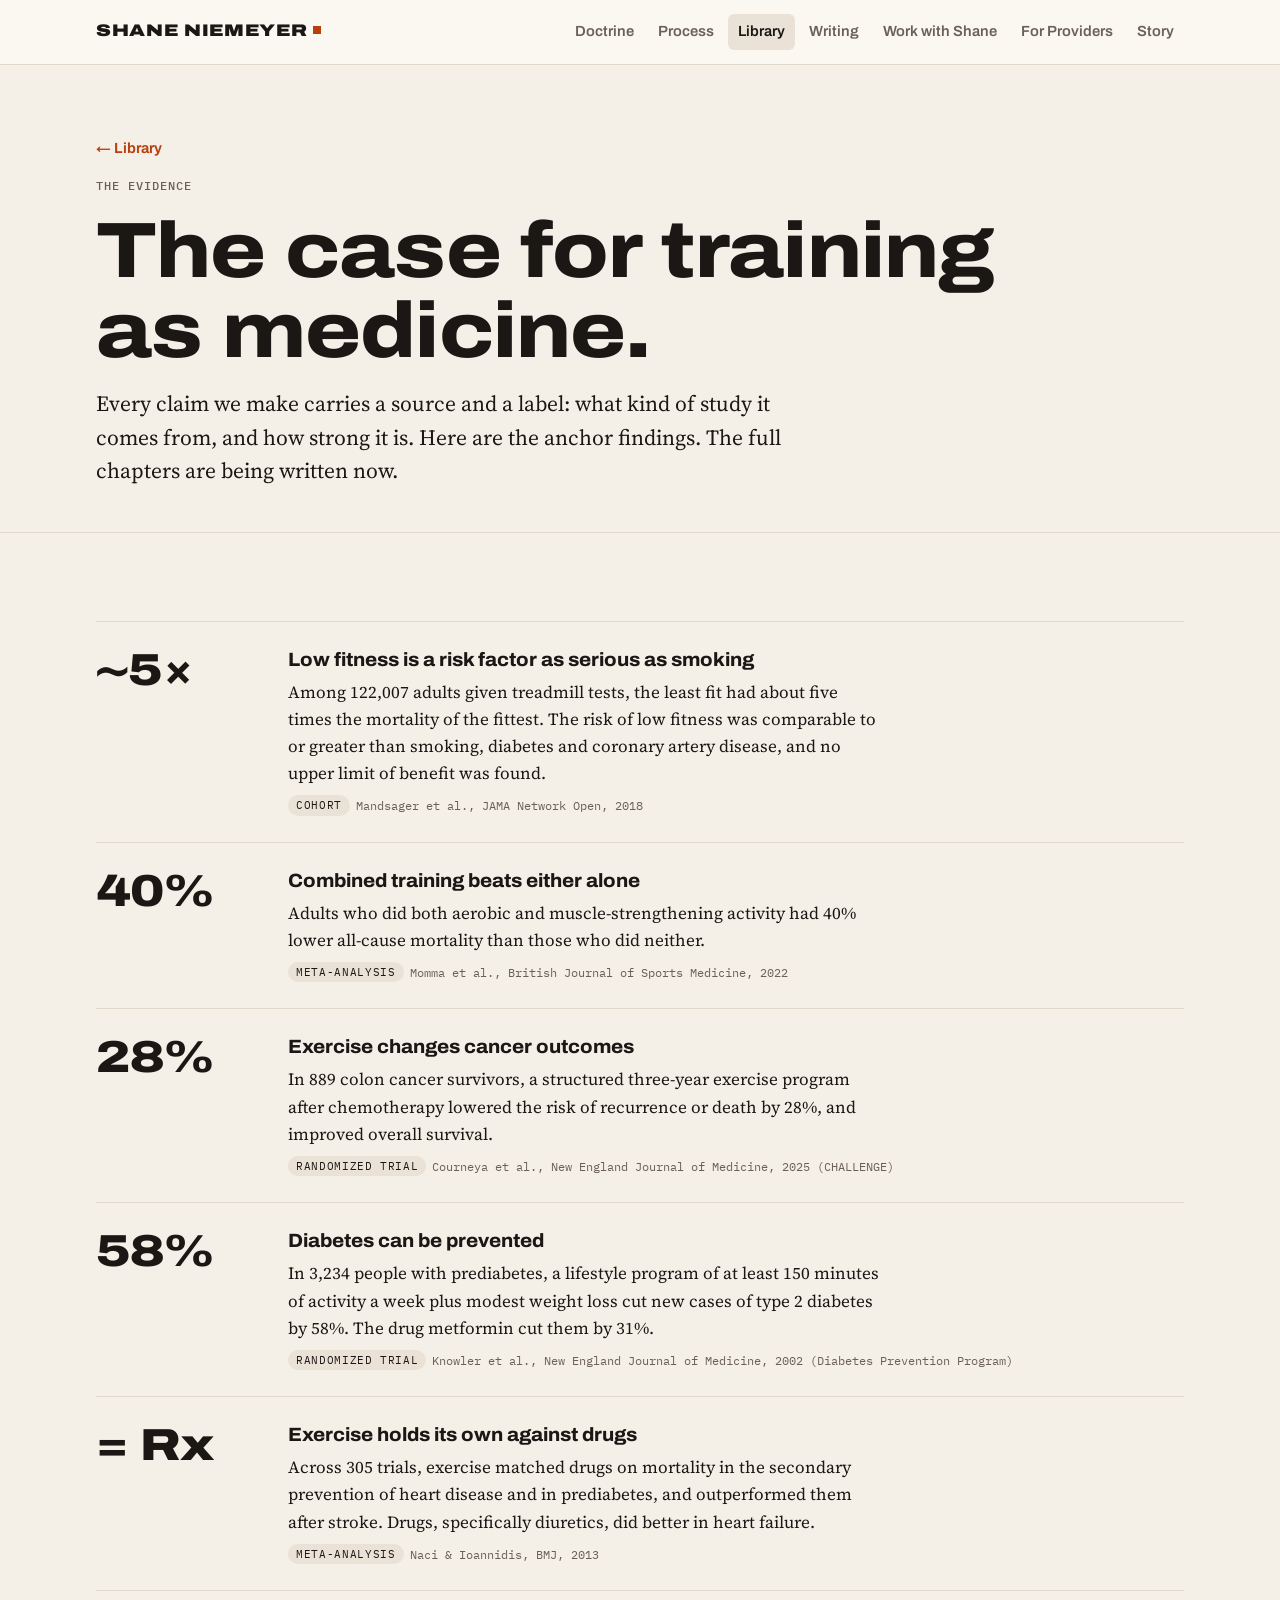
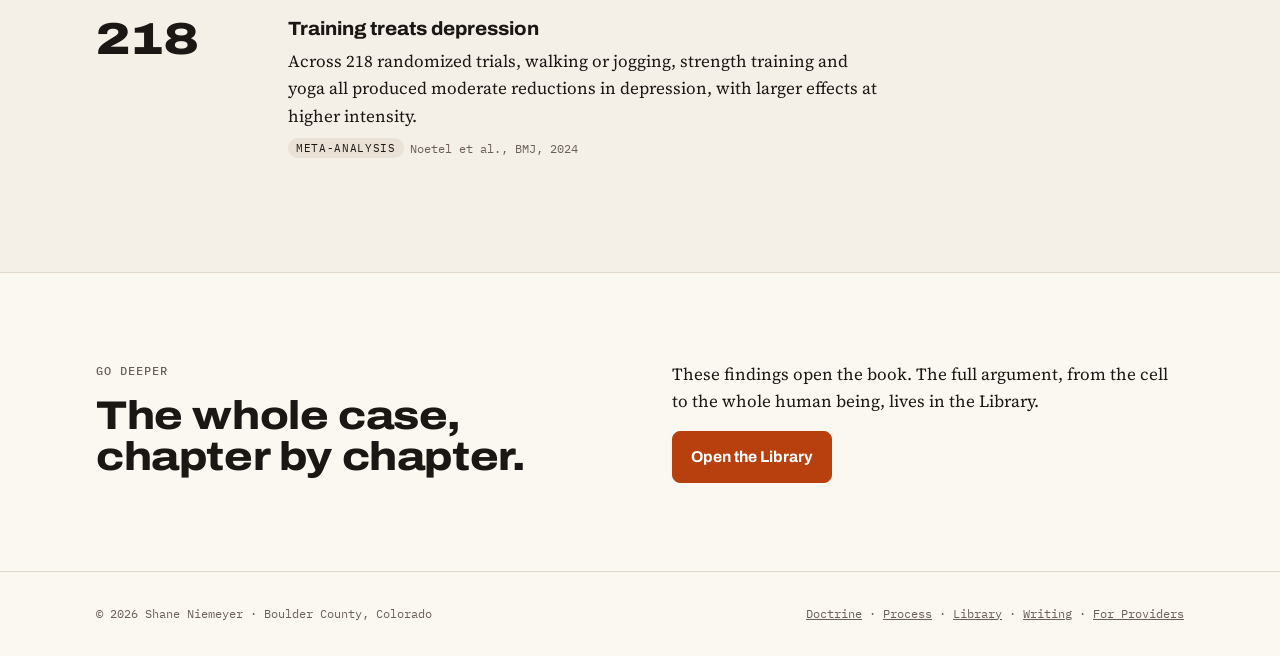
<file: evidence/index.html>
<!doctype html>
<html lang="en">
<head>
<meta charset="utf-8">
<meta name="viewport" content="width=device-width,initial-scale=1,viewport-fit=cover">
<title>The Evidence · Shane Niemeyer</title>
<meta name="description" content="The case for training as medicine. Every claim carries a source and a label: what kind of study it comes from, and how strong it is.">
<link rel="canonical" href="https://shaneniemeyer.com/evidence/">
<meta property="og:type" content="website">
<meta property="og:site_name" content="Shane Niemeyer">
<meta property="og:title" content="The Evidence · Shane Niemeyer">
<meta property="og:description" content="The case for training as medicine. Every claim carries a source and a label: what kind of study it comes from, and how strong it is.">
<meta property="og:url" content="https://shaneniemeyer.com/evidence/">
<meta property="og:image" content="https://shaneniemeyer.com/share.png">
<meta property="og:image:width" content="1200">
<meta property="og:image:height" content="630">
<meta property="og:image:alt" content="Shane Niemeyer. Training is the process of health.">
<meta name="twitter:card" content="summary_large_image">
<link rel="icon" href="../favicon.svg" type="image/svg+xml">
<link rel="icon" href="../favicon-32.png" sizes="32x32" type="image/png">
<link rel="apple-touch-icon" href="../apple-touch-icon.png">
<meta name="theme-color" content="#14110F">
<style>:root{color-scheme:light;box-sizing:border-box;padding-top:env(safe-area-inset-top,0px);padding-bottom:env(safe-area-inset-bottom,0px)}html{scroll-padding-top:env(safe-area-inset-top,0px)}body{margin:0;padding:0;font:14px -apple-system,BlinkMacSystemFont,sans-serif;background:#fff;color:#000}img{max-width:100%}[hidden]:not([hidden=until-found i]){display:none!important}</style>
<link rel="preconnect" href="https://fonts.googleapis.com">
<link rel="preconnect" href="https://fonts.gstatic.com" crossorigin>
<link rel="stylesheet" href="https://fonts.googleapis.com/css2?family=Archivo:wdth,wght@62..125,400..900&family=IBM+Plex+Mono:wght@400;500&family=Source+Serif+4:opsz,wght@8..60,400;8..60,600&display=swap">
<style>
/* Layout: a training-log site. Heavy expanded grotesk for conviction, serif for Shane's voice, mono for the lab's numbers.
   Recurring device: the intensity-distribution bar (below / between / above threshold). */
:root {
  --ground: #F1F4F6;
  --surface: #FFFFFF;
  --ink: #111C27;
  --muted: #55636F;
  --line: #D5DCE2;
  --chip: #E5EBF1;
  --accent: #1E4FD0;
  --accent-ink: #FFFFFF;
  --cool: #2E7C9B;
  --mid: #9AA6B1;
  --hot: #D4471E;
  --display: "Archivo", "Arial Narrow", system-ui, sans-serif;
  --body: "Source Serif 4", Georgia, "Times New Roman", serif;
  --mono: "IBM Plex Mono", ui-monospace, "SFMono-Regular", Menlo, monospace;
}
@media (prefers-color-scheme: dark) {
  :root:not([data-theme="light"]) {
    --ground: #0C1218; --surface: #131B23; --ink: #E6ECF1; --muted: #93A1AD; --line: #27323C; --chip: #1B2631;
    --accent: #7D9DFF; --accent-ink: #0C1218; --cool: #5DB2D0; --mid: #5F6C78; --hot: #FF7B55;
    color-scheme: dark;
  }
}
:root[data-theme="dark"] {
  --ground: #0C1218; --surface: #131B23; --ink: #E6ECF1; --muted: #93A1AD; --line: #27323C; --chip: #1B2631;
  --accent: #7D9DFF; --accent-ink: #0C1218; --cool: #5DB2D0; --mid: #5F6C78; --hot: #FF7B55;
  color-scheme: dark;
}

* { box-sizing: border-box; }
html { scroll-behavior: smooth; }
@media (prefers-reduced-motion: reduce) { html { scroll-behavior: auto; } }
body {
  background: var(--ground);
  color: var(--ink);
  font-family: var(--body);
  font-size: 1.0625rem;
  line-height: 1.6;
}
body::before {
  content: ""; position: fixed; inset: 0 0 auto; height: env(safe-area-inset-top, 0px);
  z-index: 10; background: var(--surface);
}
a { color: var(--accent); }
a:focus-visible, button:focus-visible, input:focus-visible, select:focus-visible, textarea:focus-visible {
  outline: 2px solid var(--accent); outline-offset: 3px;
}
.wrap {
  max-width: 1120px; margin: 0 auto;
  padding-left: max(16px, env(safe-area-inset-left, 0px));
  padding-right: max(16px, env(safe-area-inset-right, 0px));
}
.measure { max-width: 66ch; }

/* type */
h1, h2, h3, .display {
  font-family: var(--display); font-stretch: 115%; font-weight: 800;
  line-height: 1.02; letter-spacing: -0.01em; text-wrap: balance; margin: 0;
}
h1 { font-size: clamp(2.5rem, 6.4vw, 4.9rem); }
h2 { font-size: clamp(1.7rem, 3.4vw, 2.5rem); }
h3 { font-size: 1.2rem; font-stretch: 105%; font-weight: 750; line-height: 1.2; letter-spacing: 0; }
p { margin: 0; }
.lead { font-size: clamp(1.15rem, 1.9vw, 1.35rem); line-height: 1.55; color: var(--ink); }
.muted { color: var(--muted); }
.eyebrow {
  font-family: var(--mono); font-size: 0.75rem; font-weight: 500;
  letter-spacing: 0.08em; text-transform: uppercase; color: var(--muted);
}
.stack { display: grid; gap: 1rem; }
.stack-lg { display: grid; gap: 1.75rem; }

/* preview banner + header */
.preview {
  background: var(--chip); color: var(--muted);
  font-family: var(--mono); font-size: 0.75rem; letter-spacing: 0.02em;
}
.preview .wrap { padding-block: 8px; }
header.site {
  position: sticky; top: env(safe-area-inset-top, 0px); z-index: 9;
  background: var(--surface); border-bottom: 1px solid var(--line);
}
header.site .wrap {
  display: flex; align-items: center; justify-content: space-between; gap: 1rem;
  padding-block: 14px; flex-wrap: wrap;
}
.brand {
  font-family: var(--display); font-stretch: 125%; font-weight: 900; font-size: 1.05rem;
  letter-spacing: 0.02em; text-transform: uppercase; color: var(--ink); text-decoration: none;
}
nav.primary { min-width: 0; overflow-x: auto; }
nav.primary ul { list-style: none; margin: 0; padding: 0; display: flex; gap: 0.25rem; }
nav.primary a {
  display: block; padding: 6px 10px; border-radius: 6px; white-space: nowrap;
  font-family: var(--display); font-weight: 600; font-size: 0.92rem; color: var(--muted); text-decoration: none;
}
nav.primary a:hover { color: var(--ink); background: var(--chip); }
nav.primary a[aria-current="page"] { color: var(--ink); background: var(--chip); }

.menu-btn { display: none; }
@media (max-width: 760px) {
  header.site .wrap { flex-wrap: nowrap; }
  .menu-btn {
    display: inline-flex; align-items: center; gap: 0.5rem; padding: 8px 12px; border-radius: 6px;
    font-family: var(--display); font-weight: 700; font-size: 0.92rem; color: var(--ink);
    background: var(--chip); border: 0; cursor: pointer;
  }
  .menu-btn::after { content: ""; width: 12px; height: 8px; background: currentColor;
    clip-path: polygon(0 0, 100% 0, 50% 100%); transition: transform .2s; }
  .menu-btn[aria-expanded="true"]::after { transform: rotate(180deg); }
  nav.primary { display: none; position: absolute; left: 0; right: 0; top: 100%;
    background: var(--surface); border-bottom: 1px solid var(--line); overflow: visible; }
  header.site.open nav.primary { display: block; }
  nav.primary ul { flex-direction: column; gap: 0; padding: 8px max(16px, env(safe-area-inset-left, 0px)) 16px; }
  nav.primary a { padding: 12px 10px; font-size: 1.05rem; border-radius: 6px; }
}

/* buttons */
.actions { display: flex; flex-wrap: wrap; gap: 0.75rem; }
.btn {
  display: inline-flex; align-items: center; gap: 0.5rem; padding: 12px 18px; border-radius: 8px;
  font-family: var(--display); font-weight: 700; font-size: 0.98rem; text-decoration: none;
  border: 1.5px solid var(--accent); cursor: pointer;
}
.btn.primary { background: var(--accent); color: var(--accent-ink); }
.btn.ghost { background: transparent; color: var(--accent); }
.btn:hover { filter: brightness(1.06); }

/* sections */
.band { padding-block: clamp(48px, 7vw, 88px); }
.band + .band { border-top: 1px solid var(--line); }
.band.surface { background: var(--surface); }
.section-head { display: grid; gap: 0.6rem; margin-bottom: 2rem; }

/* hero */
.hero { padding-block: clamp(40px, 7vw, 84px) clamp(40px, 6vw, 72px); }
.hero .grid { display: grid; grid-template-columns: minmax(0, 1fr); gap: clamp(28px, 5vw, 64px); align-items: center; }
.hero .copy { display: grid; gap: 1.4rem; min-width: 0; }
@media (max-width: 860px) { .hero .grid { grid-template-columns: 1fr; } }

/* intensity distribution panel */
.dist {
  background: var(--surface); border: 1px solid var(--line); border-radius: 12px;
  padding: 22px; display: grid; gap: 18px; min-width: 0;
}
.dist-row { display: grid; gap: 8px; }
.dist-row .label { display: flex; justify-content: space-between; gap: 1rem; font-family: var(--mono); font-size: 0.78rem; color: var(--muted); }
.dist-row .label strong { color: var(--ink); font-weight: 500; }
.bar { display: flex; height: 34px; border-radius: 6px; overflow: hidden; background: var(--chip); }
.bar span { display: block; height: 100%; }
.bar .b { background: var(--cool); }
.bar .m { background: var(--mid); }
.bar .a { background: var(--hot); }
.key { display: flex; flex-wrap: wrap; gap: 0.5rem 1.1rem; font-family: var(--mono); font-size: 0.74rem; color: var(--muted); }
.key i { display: inline-block; width: 10px; height: 10px; border-radius: 2px; margin-right: 6px; vertical-align: -1px; }
.figure-note { font-family: var(--mono); font-size: 0.72rem; line-height: 1.5; color: var(--muted); }
.tabnum { font-variant-numeric: tabular-nums; }

/* quote */
.quote { display: grid; gap: 1.25rem; max-width: 46rem; }
.quote blockquote {
  margin: 0; font-family: var(--display); font-stretch: 110%; font-weight: 700;
  font-size: clamp(1.6rem, 3.6vw, 2.6rem); line-height: 1.12; text-wrap: balance;
}
.quote cite { font-style: normal; font-family: var(--mono); font-size: 0.78rem; color: var(--muted); letter-spacing: 0.06em; text-transform: uppercase; }

/* record row */
.record { display: grid; grid-template-columns: repeat(4, minmax(0, 1fr)); border-top: 2px solid var(--ink); }
.record > div { padding: 18px 16px 4px 0; display: grid; gap: 4px; align-content: start; }
.record .num { font-family: var(--display); font-stretch: 120%; font-weight: 850; font-size: clamp(1.7rem, 3.4vw, 2.5rem); line-height: 1; font-variant-numeric: tabular-nums; }
.record .what { font-family: var(--mono); font-size: 0.76rem; color: var(--muted); line-height: 1.45; }
@media (max-width: 720px) { .record { grid-template-columns: repeat(2, minmax(0, 1fr)); row-gap: 8px; } }

/* principle list */
.principles { display: grid; grid-template-columns: repeat(2, minmax(0, 1fr)); gap: 0 clamp(24px, 4vw, 56px); }
.principles article { padding-block: 22px; border-top: 1px solid var(--line); display: grid; gap: 0.5rem; min-width: 0; }
@media (max-width: 760px) { .principles { grid-template-columns: 1fr; } }

/* ways in */
.ways { display: grid; grid-template-columns: repeat(4, minmax(0, 1fr)); gap: 16px; }
.ways a {
  display: grid; gap: 0.5rem; align-content: start; padding: 20px; border-radius: 10px;
  background: var(--surface); border: 1px solid var(--line); color: var(--ink); text-decoration: none; min-width: 0;
}
.ways a:hover { border-color: var(--accent); }
.ways .go { font-family: var(--display); font-weight: 700; font-size: 0.9rem; color: var(--accent); margin-top: 0.25rem; }
@media (max-width: 900px) { .ways { grid-template-columns: repeat(2, minmax(0, 1fr)); } }
@media (max-width: 480px) { .ways { grid-template-columns: 1fr; } }

/* split rows */
.split { display: grid; grid-template-columns: minmax(0, 1fr) minmax(0, 1fr); gap: clamp(24px, 5vw, 64px); align-items: start; }
@media (max-width: 820px) { .split { grid-template-columns: 1fr; } }

/* page header for inner views */
.page-head { padding-block: clamp(40px, 6vw, 72px) clamp(28px, 4vw, 44px); border-bottom: 1px solid var(--line); }
.page-head .wrap { display: grid; gap: 1rem; }

/* process timeline */
.timeline { display: grid; gap: 0; }
.step { display: grid; grid-template-columns: 11rem minmax(0, 1fr); gap: clamp(16px, 4vw, 48px); padding-block: 34px; border-top: 1px solid var(--line); }
.step .when { font-family: var(--mono); font-size: 0.78rem; letter-spacing: 0.06em; text-transform: uppercase; color: var(--accent); padding-top: 6px; }
.step .body { display: grid; gap: 0.9rem; min-width: 0; }
.step ul { margin: 0; padding-left: 1.2rem; display: grid; gap: 0.25rem; }
@media (max-width: 720px) { .step { grid-template-columns: 1fr; gap: 10px; } }
.pull {
  font-family: var(--display); font-stretch: 110%; font-weight: 750; font-size: 1.3rem; line-height: 1.25;
  padding-left: 16px; border-left: 3px solid var(--accent);
}
.weekly { display: grid; grid-template-columns: repeat(3, minmax(0, 1fr)); gap: 12px; }
.weekly div { background: var(--surface); border: 1px solid var(--line); border-radius: 8px; padding: 14px; display: grid; gap: 4px; }
.weekly .v { font-family: var(--display); font-stretch: 115%; font-weight: 800; font-size: 1.35rem; line-height: 1.1; }
.weekly .k { font-family: var(--mono); font-size: 0.74rem; color: var(--muted); line-height: 1.4; }
@media (max-width: 560px) { .weekly { grid-template-columns: 1fr; } }

/* evidence */
.claims { display: grid; gap: 0; }
.claim { display: grid; grid-template-columns: 9.5rem minmax(0, 1fr); gap: clamp(16px, 4vw, 40px); padding-block: 26px; border-top: 1px solid var(--line); }
.claim .figure { font-family: var(--display); font-stretch: 120%; font-weight: 850; font-size: clamp(2rem, 4vw, 2.8rem); line-height: 1; font-variant-numeric: tabular-nums; }
.claim .text { display: grid; gap: 0.5rem; min-width: 0; }
.cite-line { font-family: var(--mono); font-size: 0.75rem; color: var(--muted); line-height: 1.5; }
.tag {
  display: inline-block; font-family: var(--mono); font-size: 0.68rem; letter-spacing: 0.06em; text-transform: uppercase;
  padding: 2px 8px; border-radius: 999px; background: var(--chip); color: var(--ink); margin-right: 6px; vertical-align: 1px;
}
.tag.draft { background: transparent; border: 1px dashed var(--muted); color: var(--muted); }
@media (max-width: 640px) { .claim { grid-template-columns: 1fr; gap: 8px; } }
.chapters { list-style: none; padding: 0; margin: 0; display: grid; grid-template-columns: repeat(2, minmax(0, 1fr)); gap: 0 40px; }
.chapters li { display: flex; justify-content: space-between; gap: 1rem; padding-block: 12px; border-top: 1px solid var(--line); font-family: var(--display); font-weight: 600; min-width: 0; }
.chapters li span:last-child { font-family: var(--mono); font-weight: 400; font-size: 0.74rem; color: var(--muted); white-space: nowrap; padding-top: 3px; }
@media (max-width: 680px) { .chapters { grid-template-columns: 1fr; } }

/* offers */
.offers { display: grid; grid-template-columns: repeat(2, minmax(0, 1fr)); gap: 16px; }
.offer { background: var(--surface); border: 1px solid var(--line); border-radius: 12px; padding: 24px; display: grid; gap: 0.75rem; align-content: start; min-width: 0; }
.offer ul { margin: 0; padding-left: 1.2rem; display: grid; gap: 0.2rem; }
@media (max-width: 760px) { .offers { grid-template-columns: 1fr; } }

/* form */
form.contact { display: grid; gap: 14px; background: var(--surface); border: 1px solid var(--line); border-radius: 12px; padding: 24px; }
.field { display: grid; gap: 6px; }
.field label { font-family: var(--display); font-weight: 650; font-size: 0.92rem; }
.field input, .field select, .field textarea {
  font: inherit; font-size: 1rem; color: var(--ink); background: var(--ground);
  border: 1px solid var(--line); border-radius: 8px; padding: 10px 12px; width: 100%;
}
.field textarea { min-height: 7rem; resize: vertical; }
.two { display: grid; grid-template-columns: minmax(0, 1fr) minmax(0, 1fr); gap: 14px; }
@media (max-width: 560px) { .two { grid-template-columns: 1fr; } }
.form-status { font-family: var(--mono); font-size: 0.8rem; color: var(--muted); }

/* providers */
.checklist { list-style: none; margin: 0; padding: 0; display: grid; gap: 0; }
.checklist li { padding-block: 14px; border-top: 1px solid var(--line); display: grid; gap: 4px; }
.checklist li strong { font-family: var(--display); font-weight: 700; }

/* start-here ramp */
.ramp { display: grid; grid-template-columns: repeat(3, minmax(0, 1fr)); gap: 14px; }
.ramp div { border-top: 3px solid var(--accent); padding-top: 10px; display: grid; gap: 4px; align-content: start; }
.ramp .t { font-family: var(--mono); font-size: 0.74rem; letter-spacing: 0.06em; text-transform: uppercase; color: var(--accent); }
.ramp p { font-family: var(--display); font-weight: 650; font-size: 1.02rem; line-height: 1.3; }
@media (max-width: 560px) { .ramp { grid-template-columns: 1fr; } }

/* client stories */
.stories { display: grid; grid-template-columns: repeat(3, minmax(0, 1fr)); gap: 16px; }
.story-card { background: var(--ground); border: 1px solid var(--line); border-radius: 12px; padding: 24px; display: grid; gap: 1rem; align-content: start; min-width: 0; }
.arc { list-style: none; margin: 0; padding: 0 0 0 18px; display: grid; gap: 12px; border-left: 2px solid var(--line); }
.arc li { position: relative; display: grid; gap: 2px; font-size: 0.98rem; line-height: 1.5; }
.arc li::before { content: ""; position: absolute; left: -25px; top: 0.3em; width: 12px; height: 12px; border-radius: 50%; background: var(--ground); border: 2px solid var(--accent); }
.arc li:last-child::before { background: var(--accent); }
.arc .t { font-family: var(--mono); font-size: 0.72rem; letter-spacing: 0.06em; text-transform: uppercase; color: var(--muted); }
.said { font-family: var(--display); font-stretch: 105%; font-weight: 700; font-size: 1.08rem; line-height: 1.3; padding-top: 0.9rem; border-top: 1px solid var(--line); }
@media (max-width: 920px) { .stories { grid-template-columns: 1fr; } }

/* writing */
.split-wide { display: grid; grid-template-columns: minmax(0, 2fr) minmax(0, 1fr); gap: clamp(24px, 5vw, 56px); align-items: start; }
.split-wide aside { position: sticky; top: calc(env(safe-area-inset-top, 0px) + 84px); }
@media (max-width: 860px) { .split-wide { grid-template-columns: 1fr; } .split-wide aside { position: static; } }
.posts { list-style: none; margin: 0; padding: 0; display: grid; }
.posts li { border-top: 1px solid var(--line); }
.post-item { display: grid; grid-template-columns: 8.5rem minmax(0, 1fr) auto; gap: 8px 28px; padding-block: 22px; color: var(--ink); text-decoration: none; align-items: baseline; }
a.post-item:hover h3 { color: var(--accent); }
.post-item .meta { font-family: var(--mono); font-size: 0.72rem; letter-spacing: 0.06em; text-transform: uppercase; color: var(--muted); }
.post-item .text { display: grid; gap: 4px; min-width: 0; }
.post-item .state { font-family: var(--mono); font-size: 0.74rem; color: var(--muted); white-space: nowrap; }
.post-item.upcoming h3 { color: var(--muted); }
@media (max-width: 680px) { .post-item { grid-template-columns: 1fr; gap: 6px; } }
.latest { display: grid; gap: 0.5rem; padding: 22px; border-radius: 12px; background: var(--surface); border: 1px solid var(--line); color: var(--ink); text-decoration: none; }
.latest:hover { border-color: var(--accent); }
.latest .go { font-family: var(--display); font-weight: 700; font-size: 0.9rem; color: var(--accent); }
.subscribe { background: var(--surface); border: 1px solid var(--line); border-radius: 12px; padding: 22px; display: grid; gap: 12px; }
.sub-title { font-family: var(--display); font-stretch: 110%; font-weight: 800; font-size: 1.2rem; line-height: 1.15; }
.sub-row { display: flex; flex-wrap: wrap; gap: 10px; }
.sub-row input { flex: 1 1 13rem; min-width: 0; font: inherit; font-size: 1rem; color: var(--ink); background: var(--ground); border: 1px solid var(--line); border-radius: 8px; padding: 10px 12px; }
.sr { position: absolute; width: 1px; height: 1px; overflow: hidden; clip: rect(0 0 0 0); white-space: nowrap; }

/* article */
.wrap.narrow { max-width: 760px; }
.back { font-family: var(--display); font-weight: 650; font-size: 0.92rem; text-decoration: none; }
.post-body { display: grid; gap: 1.15rem; font-size: 1.12rem; line-height: 1.7; }
.post-body h2 { font-size: clamp(1.4rem, 2.6vw, 1.85rem); margin-top: 1.4rem; }
.post-body ul { margin: 0; padding-left: 1.3rem; display: grid; gap: 0.4rem; }
.post-body .pull { font-size: 1.4rem; }
.sources { display: grid; gap: 6px; padding-top: 1.25rem; margin-top: 1rem; border-top: 1px solid var(--line); }
.sources p { font-family: var(--mono); font-size: 0.76rem; line-height: 1.55; color: var(--muted); }

/* ---------- library ---------- */
.shelf { display: grid; grid-template-columns: repeat(3, minmax(0, 1fr)); gap: 16px; }
.shelf > a, .shelf > .card {
  display: grid; gap: 0.6rem; align-content: start; padding: 22px; border-radius: 12px;
  background: var(--surface); border: 1px solid var(--line); color: var(--ink); text-decoration: none; min-width: 0;
}
.band.surface .shelf > a, .band.surface .shelf > .card { background: var(--ground); }
.shelf > a:hover { border-color: var(--accent); }
.shelf .go { font-family: var(--display); font-weight: 700; font-size: 0.9rem; color: var(--accent); margin-top: 0.25rem; }
@media (max-width: 900px) { .shelf { grid-template-columns: 1fr; } }

.figure-box { margin: 0; background: var(--surface); border: 1px solid var(--line); border-radius: 12px; padding: 20px; display: grid; gap: 12px; min-width: 0; }
.band.surface .figure-box { background: var(--ground); }
.figure-box svg { width: 100%; height: auto; display: block; }

/* two cities illustration */
.c-cell { fill: var(--surface); stroke: var(--mid); stroke-width: 1.5; }
.band.surface .c-cell { fill: var(--surface); }
.c-nuc { fill: var(--chip); stroke: var(--mid); stroke-width: 1; }
.c-mito { fill: var(--hot); }
.c-ribo { fill: var(--ink); opacity: 0.5; }
.c-cap { fill: none; stroke: var(--cool); stroke-width: 4; stroke-linecap: round; }
.c-label { fill: var(--ink); font-family: var(--display); font-weight: 750; font-size: 16px; }
.c-key { fill: var(--muted); font-family: var(--mono); font-size: 11px; }

/* book parts */
.parts { display: grid; }
.part { display: grid; grid-template-columns: 14rem minmax(0, 1fr); gap: clamp(16px, 4vw, 48px); padding-block: 28px; border-top: 1px solid var(--line); }
.part-name { display: grid; gap: 6px; align-content: start; }
.part-name .n { font-family: var(--mono); font-size: 0.74rem; letter-spacing: 0.06em; text-transform: uppercase; color: var(--accent); }
.part-name h3 { font-size: 1.2rem; }
.ch-list { list-style: none; margin: 0; padding: 0; display: grid; }
.ch { display: grid; grid-template-columns: 2.6rem minmax(0, 1fr) auto; gap: 4px 16px; padding-block: 14px; border-top: 1px dashed var(--line); align-items: baseline; }
.ch:first-child { border-top: 0; padding-top: 2px; }
.ch .num { font-family: var(--display); font-stretch: 120%; font-weight: 850; font-size: 1.35rem; line-height: 1; font-variant-numeric: tabular-nums; color: var(--muted); }
.ch .t { display: grid; gap: 3px; min-width: 0; }
.ch .t strong { font-family: var(--display); font-weight: 750; font-size: 1.08rem; line-height: 1.25; }
.ch .t span { color: var(--muted); font-size: 0.98rem; line-height: 1.45; }
.ch .s { font-family: var(--mono); font-size: 0.72rem; color: var(--muted); white-space: nowrap; }
.ch a.s { color: var(--accent); font-weight: 500; }
@media (max-width: 720px) {
  .part { grid-template-columns: 1fr; gap: 12px; }
  .ch { grid-template-columns: 2.2rem minmax(0, 1fr); }
  .ch .s { grid-column: 2; }
}

/* ---------- module (long read) ---------- */
.module-meta { display: flex; flex-wrap: wrap; gap: 0.4rem 1.4rem; font-family: var(--mono); font-size: 0.76rem; color: var(--muted); }
.module .post-body { min-width: 0; }
.module .post-body h2 { scroll-margin-top: 90px; }
.post-body a.c { color: var(--accent); text-decoration-thickness: 1px; text-underline-offset: 2px; white-space: nowrap; }
.post-body ol { margin: 0; padding-left: 1.4rem; display: grid; gap: 0.5rem; }
.toc { display: grid; gap: 14px; align-content: start; }
.toc-box { background: var(--surface); border: 1px solid var(--line); border-radius: 12px; padding: 20px; display: grid; gap: 10px; }
.toc-box ol { margin: 0; padding-left: 1.3rem; display: grid; gap: 0.45rem; font-family: var(--display); font-weight: 600; font-size: 0.94rem; line-height: 1.3; }
.toc-box ol a { color: var(--ink); text-decoration: none; }
.toc-box ol a:hover { color: var(--accent); }
.formats { list-style: none; margin: 0; padding: 0; display: grid; }
.formats li { display: flex; justify-content: space-between; gap: 1rem; padding-block: 9px; border-top: 1px solid var(--line); font-family: var(--display); font-weight: 600; font-size: 0.92rem; }
.formats li:first-child { border-top: 0; padding-top: 0; }
.formats li span:last-child { font-family: var(--mono); font-weight: 400; font-size: 0.72rem; color: var(--muted); padding-top: 2px; }
.formats li.on span:last-child { color: var(--accent); }
@media (max-width: 860px) { .toc .toc-box.contents { display: none; } }

/* method loop */
.l-box { fill: none; stroke: var(--mid); stroke-width: 1.25; }
.l-box.main { fill: var(--chip); stroke: var(--accent); stroke-width: 2; }
.l-edge { fill: none; stroke: var(--mid); stroke-width: 1.25; }
.l-head { fill: var(--mid); }
.l-t { fill: var(--ink); font-family: var(--display); font-weight: 750; font-size: 15px; }
.l-s { fill: var(--muted); font-family: var(--mono); font-size: 11px; }
.post-body .loop-list { display: none; margin: 0; padding-left: 1.3rem; }
.loop-list li { font-size: 1rem; }
@media (max-width: 600px) { .loop svg { display: none; } .post-body .loop-list { display: grid; gap: 0.4rem; } }

/* tissue clock */
.trow { display: grid; grid-template-columns: 11.5rem minmax(0, 1fr) 8rem; gap: 10px 14px; align-items: center; }
.trow .tl { font-family: var(--display); font-weight: 650; font-size: 0.95rem; line-height: 1.25; }
.trow .tv { font-family: var(--mono); font-size: 0.76rem; color: var(--muted); }
.tbar { height: 22px; border-radius: 5px; background: var(--chip); overflow: hidden; }
.tbar span { display: block; height: 100%; border-radius: 5px; }
@media (max-width: 600px) { .trow { grid-template-columns: 1fr auto; } .trow .tbar { grid-column: 1 / -1; grid-row: 2; } }

.next-card { display: grid; gap: 0.4rem; padding: 22px; border-radius: 12px; background: var(--surface); border: 1px solid var(--line); color: var(--ink); text-decoration: none; }
.next-card:hover { border-color: var(--accent); }
.next-card .go { font-family: var(--display); font-weight: 700; font-size: 0.9rem; color: var(--accent); }

/* ---------- exercise library ---------- */
.chips { display: flex; flex-wrap: wrap; gap: 8px; }
.chips button {
  font-family: var(--display); font-weight: 650; font-size: 0.9rem; color: var(--muted);
  background: var(--surface); border: 1px solid var(--line); border-radius: 999px; padding: 7px 14px; cursor: pointer;
}
.chips button:hover { color: var(--ink); border-color: var(--mid); }
.chips button[aria-pressed="true"] { background: var(--ink); color: var(--surface); border-color: var(--ink); }
.ladders { display: grid; grid-template-columns: repeat(3, minmax(0, 1fr)); gap: 16px; }
.ladder { background: var(--surface); border: 1px solid var(--line); border-radius: 12px; padding: 20px; display: grid; gap: 14px; align-content: start; min-width: 0; }
.ladder[hidden] { display: none; }
.ladder header { display: flex; justify-content: space-between; align-items: baseline; gap: 1rem; }
.rungs { list-style: none; margin: 0; padding: 0; display: grid; gap: 6px; counter-reset: rung; }
.rungs li {
  counter-increment: rung; display: grid; grid-template-columns: 1.6rem minmax(0, 1fr); gap: 10px; align-items: center;
  padding: 9px 10px; border-radius: 8px; background: var(--ground); font-family: var(--display); font-weight: 600; font-size: 0.95rem; line-height: 1.25;
}
.rungs li::before {
  content: counter(rung); display: grid; place-items: center; width: 1.6rem; height: 1.6rem; border-radius: 50%;
  font-family: var(--mono); font-size: 0.72rem; font-weight: 500; color: var(--accent); border: 1.5px solid var(--accent);
}
.feature .rungs li, .band:not(.surface) > .wrap > .ladder .rungs li { background: var(--surface); border: 1px solid var(--line); }
.rungs li:last-child::before { background: var(--accent); color: var(--accent-ink); }
@media (max-width: 960px) { .ladders { grid-template-columns: repeat(2, minmax(0, 1fr)); } }
@media (max-width: 600px) { .ladders { grid-template-columns: 1fr; } }

.feature { display: grid; grid-template-columns: minmax(0, 1.1fr) minmax(0, 1fr); gap: clamp(20px, 4vw, 48px); align-items: start; }
@media (max-width: 860px) { .feature { grid-template-columns: 1fr; } }
.video {
  aspect-ratio: 16 / 9; border-radius: 12px; background: var(--ink); color: var(--surface);
  display: grid; place-items: center; align-content: center; gap: 10px; text-align: center; padding: 16px;
}
.video .play { width: 56px; height: 56px; border-radius: 50%; border: 2px solid currentColor; display: grid; place-items: center; opacity: 0.85; }
.video .play::after { content: ""; border-left: 16px solid currentColor; border-top: 10px solid transparent; border-bottom: 10px solid transparent; margin-left: 4px; }
.video span { font-family: var(--mono); font-size: 0.76rem; letter-spacing: 0.06em; text-transform: uppercase; opacity: 0.8; }
.note-box { border: 1px dashed var(--mid); border-radius: 10px; padding: 14px 16px; display: grid; gap: 4px; }

/* footer */
footer.site { background: var(--surface); border-top: 1px solid var(--line); }
footer.site .wrap { padding-block: 32px; display: flex; flex-wrap: wrap; justify-content: space-between; gap: 1rem; font-family: var(--mono); font-size: 0.78rem; color: var(--muted); }
footer.site a { color: var(--muted); }
</style>
<style>
/* Ember theme: warm paper for reading, near-black for the big moments, ember as the one accent.
   Layered over the base styles; only colors, a few sizes and the .moment sections change. */
:root, :root[data-theme="light"] {
  --ground: #F4EFE7;
  --surface: #FBF8F2;
  --ink: #1B1714;
  --muted: #6A6058;
  --line: #E1D8CC;
  --chip: #EAE2D6;
  --accent: #B8400E;
  --accent-ink: #FFFFFF;
  --cool: #3A7486;
  --mid: #A79C90;
  --hot: #E4572E;
  --night: #14110F;
}
@media (prefers-color-scheme: dark) {
  :root:not([data-theme="light"]) {
    --ground: #12100E; --surface: #1A1714; --ink: #EEE7DE; --muted: #A69A8E; --line: #2C2621; --chip: #231E1A;
    --accent: #F0703F; --accent-ink: #12100E; --cool: #5FA3B5; --mid: #6E645B; --hot: #F0703F; --night: #0A0908;
  }
}

/* the moments: hero, "Set it down", the story */
.moment {
  --ground: var(--night); --surface: var(--night);
  --ink: #F3EEE7; --muted: #B3A699; --line: #2E2823; --chip: #241F1B;
  --accent: #F0703F; --accent-ink: #14110F;
  background: var(--night) !important; color: var(--ink);
  border-top: 0 !important;
}
.moment + .band { border-top: 0; }
.moment .eyebrow { color: var(--accent); display: inline-flex; align-items: center; gap: 12px; }
.moment .eyebrow::before { content: ""; width: 36px; height: 3px; background: var(--accent); flex: none; }
.moment .btn.ghost { color: var(--ink); border-color: #5A4F46; }
.moment .btn.ghost:hover { border-color: var(--ink); filter: none; }

.hero.moment { padding-block: clamp(64px, 11vw, 148px) clamp(56px, 9vw, 120px); }
.hero.moment h1 { font-size: clamp(2.9rem, 8vw, 6.4rem); font-stretch: 120%; letter-spacing: -0.02em; }
.hero.moment .lead { color: #D9D0C5; }

.band.moment h2 { font-size: clamp(2.2rem, 5vw, 3.6rem); }

/* the proverb: let it breathe */
.quote blockquote { font-size: clamp(2rem, 4.6vw, 3.4rem); }

/* header and footer sit on paper */
header.site { background: var(--surface); }
.brand { letter-spacing: 0.04em; }
.brand::after { content: ""; display: inline-block; width: 8px; height: 8px; margin-left: 6px; background: var(--accent); vertical-align: 2px; }
.record { border-top-color: var(--accent); }
.btn.primary:hover { filter: brightness(1.08); }

</style>
</head>
<body>
<header class="site">
  <div class="wrap">
    <a class="brand" href="../">Shane Niemeyer</a>
    <button class="menu-btn" type="button" aria-expanded="false" aria-controls="main-nav">Menu</button>
    <nav class="primary" id="main-nav" aria-label="Main">
      <ul>
        <li><a href="../doctrine/" data-nav="doctrine">Doctrine</a></li>
        <li><a href="../process/" data-nav="process">Process</a></li>
        <li><a href="../library/" data-nav="library" aria-current="page">Library</a></li>
        <li><a href="../writing/" data-nav="writing">Writing</a></li>
        <li><a href="../work/" data-nav="work">Work with Shane</a></li>
        <li><a href="../providers/" data-nav="providers">For Providers</a></li>
        <li><a href="../story/" data-nav="story">Story</a></li>
      </ul>
    </nav>
  </div>
</header>

<main>

<!-- ================= EVIDENCE ================= -->
<div class="view" data-view="evidence" data-section="library">
  <section class="page-head"><div class="wrap">
    <a class="back" href="../library/">← Library</a>
    <p class="eyebrow">The evidence</p>
    <h1>The case for training as medicine.</h1>
    <p class="lead measure">Every claim we make carries a source and a label: what kind of study it comes from, and how strong it is. Here are the anchor findings. The full chapters are being written now.</p>
  </div></section>

  <section class="band"><div class="wrap claims">
    <div class="claim">
      <p class="figure">~5×</p>
      <div class="text">
        <h3>Low fitness is a risk factor as serious as smoking</h3>
        <p class="measure">Among 122,007 adults given treadmill tests, the least fit had about five times the mortality of the fittest. The risk of low fitness was comparable to or greater than smoking, diabetes and coronary artery disease, and no upper limit of benefit was found.</p>
        <p class="cite-line"><span class="tag">Cohort</span>Mandsager et al., JAMA Network Open, 2018</p>
      </div>
    </div>
    <div class="claim">
      <p class="figure">40%</p>
      <div class="text">
        <h3>Combined training beats either alone</h3>
        <p class="measure">Adults who did both aerobic and muscle-strengthening activity had 40% lower all-cause mortality than those who did neither.</p>
        <p class="cite-line"><span class="tag">Meta-analysis</span>Momma et al., British Journal of Sports Medicine, 2022</p>
      </div>
    </div>
    <div class="claim">
      <p class="figure">28%</p>
      <div class="text">
        <h3>Exercise changes cancer outcomes</h3>
        <p class="measure">In 889 colon cancer survivors, a structured three-year exercise program after chemotherapy lowered the risk of recurrence or death by 28%, and improved overall survival.</p>
        <p class="cite-line"><span class="tag">Randomized trial</span>Courneya et al., New England Journal of Medicine, 2025 (CHALLENGE)</p>
      </div>
    </div>
    <div class="claim">
      <p class="figure">58%</p>
      <div class="text">
        <h3>Diabetes can be prevented</h3>
        <p class="measure">In 3,234 people with prediabetes, a lifestyle program of at least 150 minutes of activity a week plus modest weight loss cut new cases of type 2 diabetes by 58%. The drug metformin cut them by 31%.</p>
        <p class="cite-line"><span class="tag">Randomized trial</span>Knowler et al., New England Journal of Medicine, 2002 (Diabetes Prevention Program)</p>
      </div>
    </div>
    <div class="claim">
      <p class="figure">= Rx</p>
      <div class="text">
        <h3>Exercise holds its own against drugs</h3>
        <p class="measure">Across 305 trials, exercise matched drugs on mortality in the secondary prevention of heart disease and in prediabetes, and outperformed them after stroke. Drugs, specifically diuretics, did better in heart failure.</p>
        <p class="cite-line"><span class="tag">Meta-analysis</span>Naci &amp; Ioannidis, BMJ, 2013</p>
      </div>
    </div>
    <div class="claim">
      <p class="figure">218</p>
      <div class="text">
        <h3>Training treats depression</h3>
        <p class="measure">Across 218 randomized trials, walking or jogging, strength training and yoga all produced moderate reductions in depression, with larger effects at higher intensity.</p>
        <p class="cite-line"><span class="tag">Meta-analysis</span>Noetel et al., BMJ, 2024</p>
      </div>
    </div>
  </div></section>

  <section class="band surface"><div class="wrap split">
    <div class="stack"><p class="eyebrow">Go deeper</p><h2>The whole case, chapter by chapter.</h2></div>
    <div class="stack">
      <p class="measure">These findings open the book. The full argument, from the cell to the whole human being, lives in the Library.</p>
      <div class="actions"><a class="btn primary" href="../library/">Open the Library</a></div>
    </div>
  </div></section>
</div>

</main>

<footer class="site">
  <div class="wrap">
    <span>© 2026 Shane Niemeyer · Boulder County, Colorado</span>
    <span><a href="../doctrine/">Doctrine</a> · <a href="../process/">Process</a> · <a href="../library/">Library</a> · <a href="../writing/">Writing</a> · <a href="../providers/">For Providers</a></span>
  </div>
</footer>

<script>
(function () {
  var ROOT = '../', PAGES = ['home','doctrine','process','evidence','work','providers','story','writing','never-easy-never-hard','library','introduction','meet-people-where-they-are','exercises'];
  var legacy = (location.hash || '').slice(1);
  if (PAGES.indexOf(legacy) > -1) location.replace(ROOT + (legacy === 'home' ? '' : legacy + '/'));

  var header = document.querySelector('header.site');
  var menuBtn = header.querySelector('.menu-btn');
  function setMenu(open) { header.classList.toggle('open', open); menuBtn.setAttribute('aria-expanded', open ? 'true' : 'false'); }
  menuBtn.addEventListener('click', function () { setMenu(!header.classList.contains('open')); });
  header.querySelectorAll('nav.primary a').forEach(function (a) { a.addEventListener('click', function () { setMenu(false); }); });
  document.addEventListener('keydown', function (e) { if (e.key === 'Escape') setMenu(false); });

  var form = document.getElementById('contact-form');
  var status = document.getElementById('c-status');
  function send(f) {
    return fetch('/', {
      method: 'POST',
      headers: { 'Content-Type': 'application/x-www-form-urlencoded' },
      body: new URLSearchParams(new FormData(f)).toString()
    }).then(function (r) { if (!r.ok) throw new Error(r.status); });
  }
  function validEmail(v) { return /^[^\s@]+@[^\s@]+\.[^\s@]+$/.test(v); }

  if (form) form.addEventListener('submit', function (e) {
    e.preventDefault();
    var name = form.elements.name.value.trim();
    var email = form.elements.email.value.trim();
    if (!name || !validEmail(email)) { status.textContent = 'Add your name and a valid email so I can write back.'; return; }
    var btn = form.querySelector('button[type=submit]');
    btn.disabled = true; status.textContent = 'Sending…';
    send(form).then(function () {
      form.reset();
      status.textContent = 'Got it. I read every one of these myself, and I\'ll write back soon. — Shane';
    }).catch(function () {
      status.textContent = 'That didn\'t go through. Try again in a minute.';
    }).then(function () { btn.disabled = false; });
  });

  Array.prototype.slice.call(document.querySelectorAll('[data-jump]')).forEach(function (a) {
    a.addEventListener('click', function (e) {
      var t = document.getElementById(a.getAttribute('data-jump'));
      if (!t) return;
      e.preventDefault();
      t.scrollIntoView({ behavior: 'smooth', block: 'start' });
    });
  });

  var chips = Array.prototype.slice.call(document.querySelectorAll('.chips [data-filter]'));
  var ladders = Array.prototype.slice.call(document.querySelectorAll('.ladder[data-pattern]'));
  chips.forEach(function (b) {
    b.addEventListener('click', function () {
      var f = b.getAttribute('data-filter');
      chips.forEach(function (o) { o.setAttribute('aria-pressed', o === b ? 'true' : 'false'); });
      ladders.forEach(function (l) { l.hidden = !(f === 'all' || l.getAttribute('data-pattern') === f); });
    });
  });

  Array.prototype.slice.call(document.querySelectorAll('form.subscribe')).forEach(function (f) {
    f.addEventListener('submit', function (e) {
      e.preventDefault();
      var st = f.querySelector('.form-status');
      if (!validEmail(f.elements.email.value.trim())) { st.textContent = 'Enter a valid email address.'; return; }
      var btn = f.querySelector('button[type=submit]');
      btn.disabled = true; st.textContent = 'Signing you up…';
      send(f).then(function () {
        f.reset(); st.textContent = 'You\'re in. The first letter is on its way soon.';
      }).catch(function () {
        st.textContent = 'That didn\'t go through. Try again in a minute.';
      }).then(function () { btn.disabled = false; });
    });
  });
})();
</script>

</body></html>
</body>
</html>
</file>
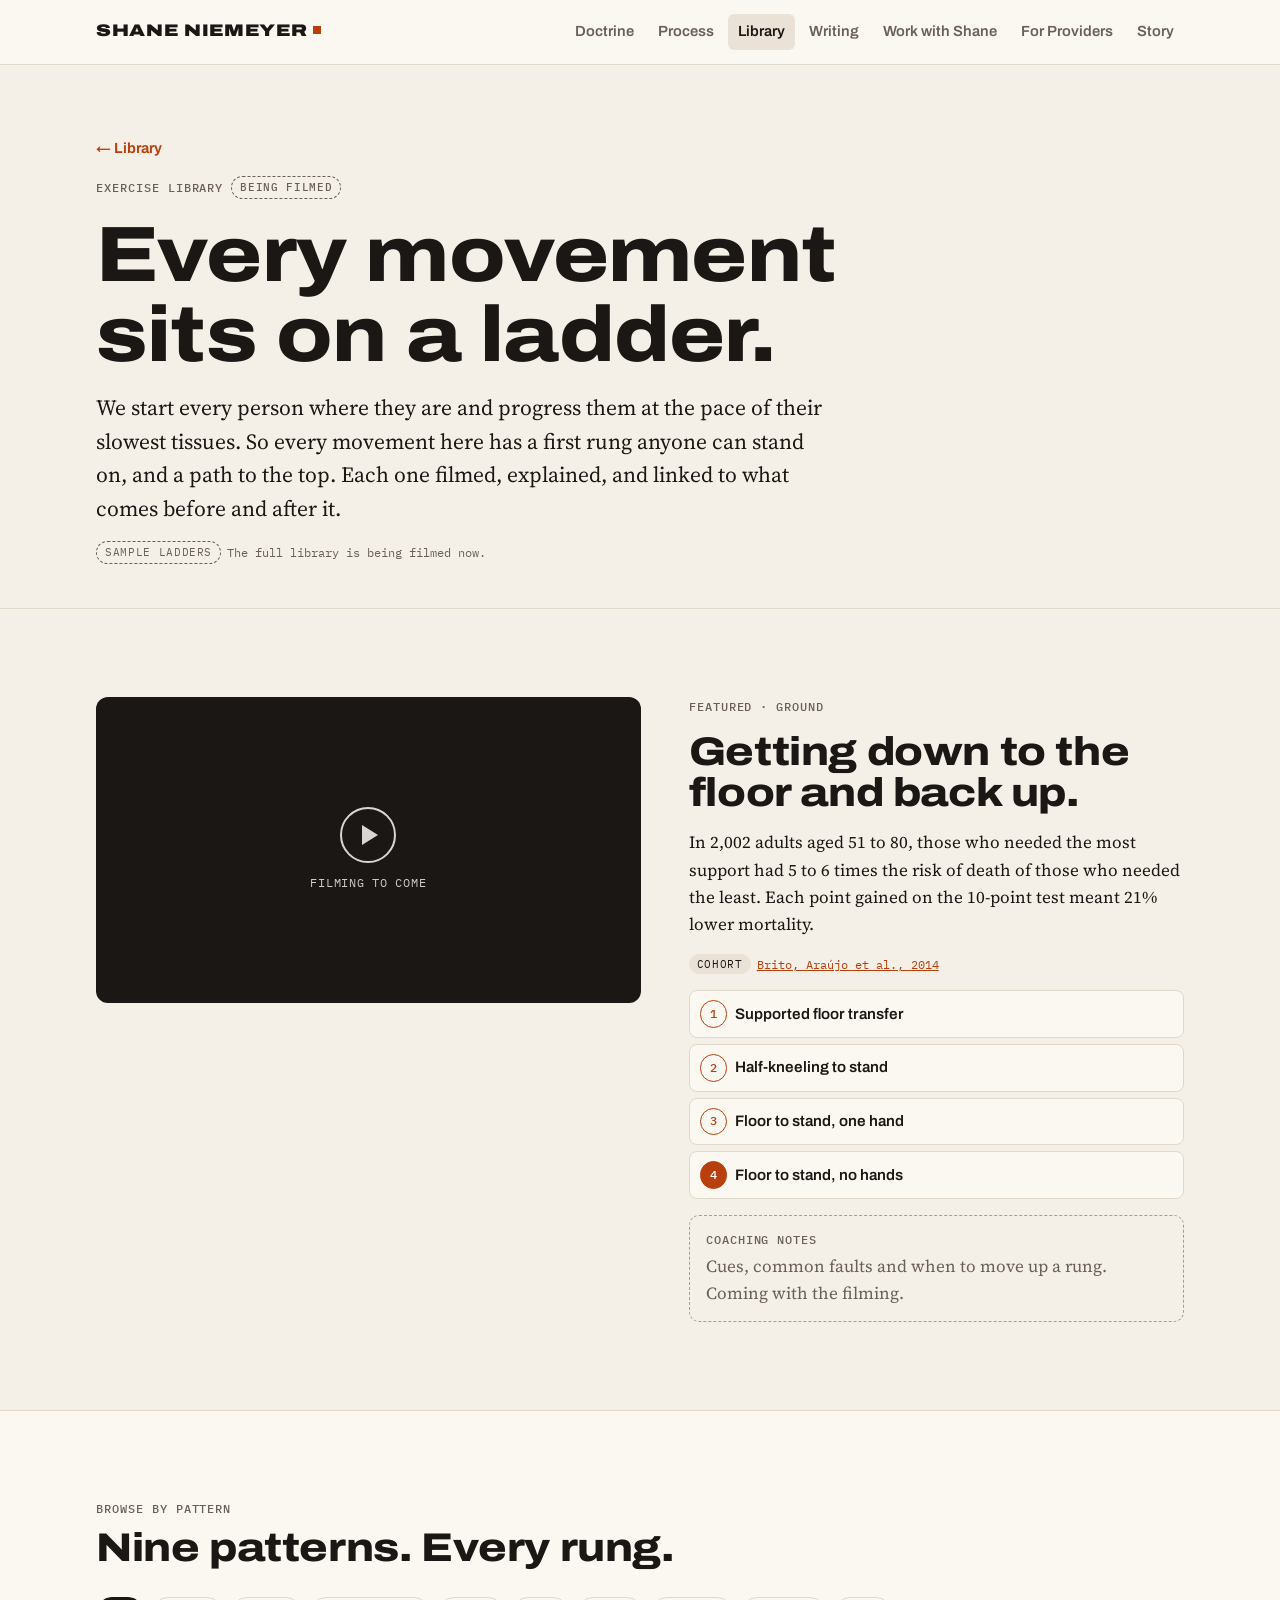
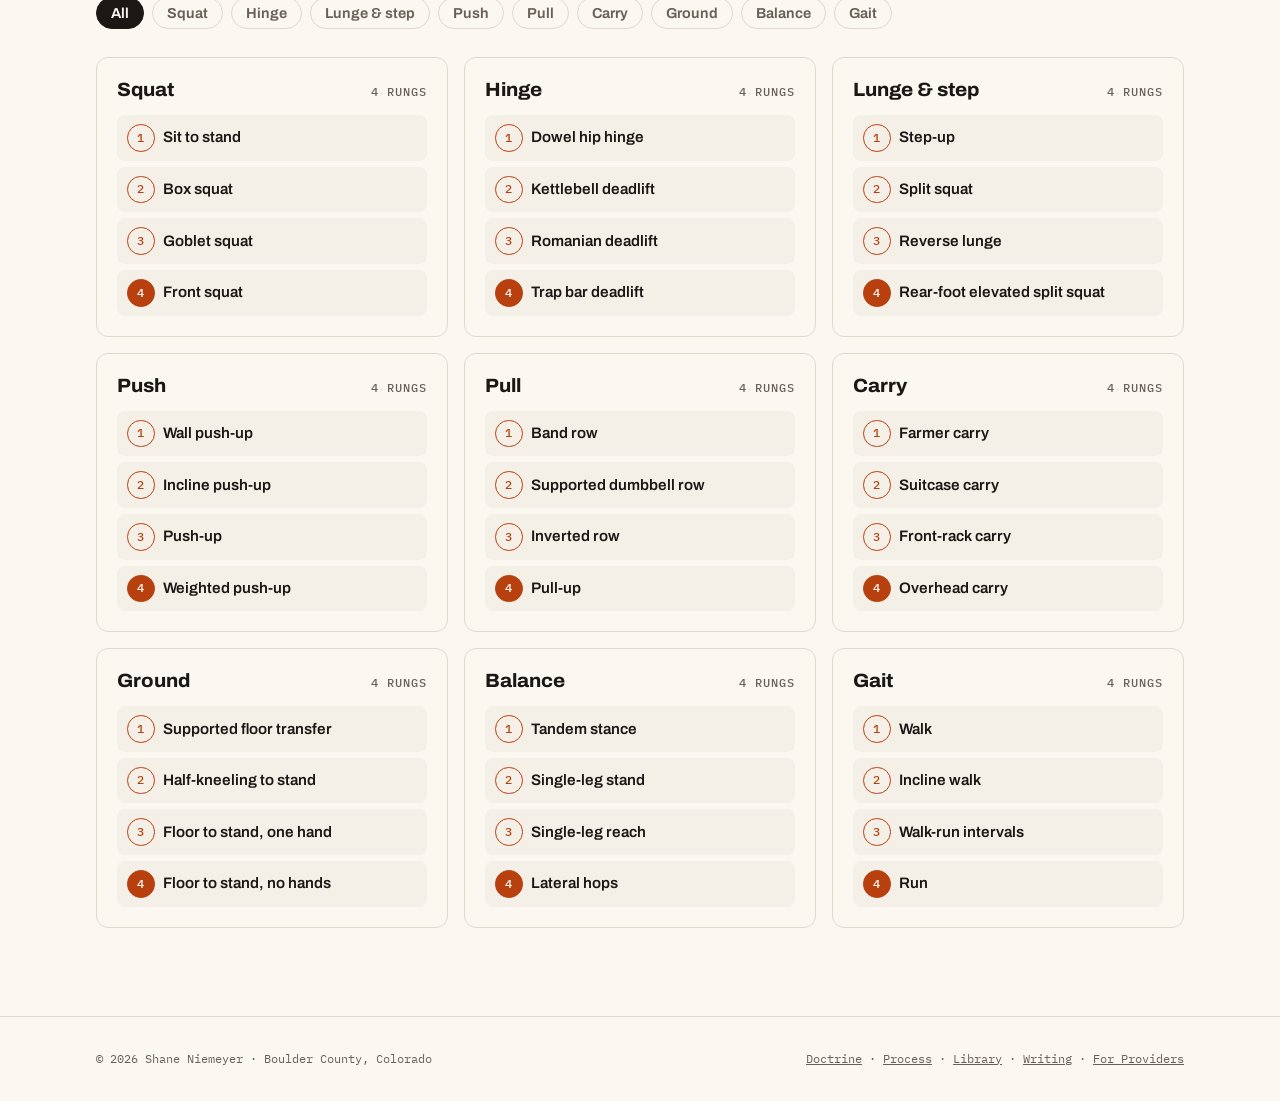
<file: exercises/index.html>
<!doctype html>
<html lang="en">
<head>
<meta charset="utf-8">
<meta name="viewport" content="width=device-width,initial-scale=1,viewport-fit=cover">
<title>Exercise Library · Shane Niemeyer</title>
<meta name="description" content="Every movement sits on a ladder, with a first rung anyone can stand on and a path to the top.">
<link rel="canonical" href="https://shaneniemeyer.com/exercises/">
<meta property="og:type" content="website">
<meta property="og:site_name" content="Shane Niemeyer">
<meta property="og:title" content="Exercise Library · Shane Niemeyer">
<meta property="og:description" content="Every movement sits on a ladder, with a first rung anyone can stand on and a path to the top.">
<meta property="og:url" content="https://shaneniemeyer.com/exercises/">
<meta property="og:image" content="https://shaneniemeyer.com/share.png">
<meta property="og:image:width" content="1200">
<meta property="og:image:height" content="630">
<meta property="og:image:alt" content="Shane Niemeyer. Training is the process of health.">
<meta name="twitter:card" content="summary_large_image">
<link rel="icon" href="../favicon.svg" type="image/svg+xml">
<link rel="icon" href="../favicon-32.png" sizes="32x32" type="image/png">
<link rel="apple-touch-icon" href="../apple-touch-icon.png">
<meta name="theme-color" content="#14110F">
<style>:root{color-scheme:light;box-sizing:border-box;padding-top:env(safe-area-inset-top,0px);padding-bottom:env(safe-area-inset-bottom,0px)}html{scroll-padding-top:env(safe-area-inset-top,0px)}body{margin:0;padding:0;font:14px -apple-system,BlinkMacSystemFont,sans-serif;background:#fff;color:#000}img{max-width:100%}[hidden]:not([hidden=until-found i]){display:none!important}</style>
<link rel="preconnect" href="https://fonts.googleapis.com">
<link rel="preconnect" href="https://fonts.gstatic.com" crossorigin>
<link rel="stylesheet" href="https://fonts.googleapis.com/css2?family=Archivo:wdth,wght@62..125,400..900&family=IBM+Plex+Mono:wght@400;500&family=Source+Serif+4:opsz,wght@8..60,400;8..60,600&display=swap">
<style>
/* Layout: a training-log site. Heavy expanded grotesk for conviction, serif for Shane's voice, mono for the lab's numbers.
   Recurring device: the intensity-distribution bar (below / between / above threshold). */
:root {
  --ground: #F1F4F6;
  --surface: #FFFFFF;
  --ink: #111C27;
  --muted: #55636F;
  --line: #D5DCE2;
  --chip: #E5EBF1;
  --accent: #1E4FD0;
  --accent-ink: #FFFFFF;
  --cool: #2E7C9B;
  --mid: #9AA6B1;
  --hot: #D4471E;
  --display: "Archivo", "Arial Narrow", system-ui, sans-serif;
  --body: "Source Serif 4", Georgia, "Times New Roman", serif;
  --mono: "IBM Plex Mono", ui-monospace, "SFMono-Regular", Menlo, monospace;
}
@media (prefers-color-scheme: dark) {
  :root:not([data-theme="light"]) {
    --ground: #0C1218; --surface: #131B23; --ink: #E6ECF1; --muted: #93A1AD; --line: #27323C; --chip: #1B2631;
    --accent: #7D9DFF; --accent-ink: #0C1218; --cool: #5DB2D0; --mid: #5F6C78; --hot: #FF7B55;
    color-scheme: dark;
  }
}
:root[data-theme="dark"] {
  --ground: #0C1218; --surface: #131B23; --ink: #E6ECF1; --muted: #93A1AD; --line: #27323C; --chip: #1B2631;
  --accent: #7D9DFF; --accent-ink: #0C1218; --cool: #5DB2D0; --mid: #5F6C78; --hot: #FF7B55;
  color-scheme: dark;
}

* { box-sizing: border-box; }
html { scroll-behavior: smooth; }
@media (prefers-reduced-motion: reduce) { html { scroll-behavior: auto; } }
body {
  background: var(--ground);
  color: var(--ink);
  font-family: var(--body);
  font-size: 1.0625rem;
  line-height: 1.6;
}
body::before {
  content: ""; position: fixed; inset: 0 0 auto; height: env(safe-area-inset-top, 0px);
  z-index: 10; background: var(--surface);
}
a { color: var(--accent); }
a:focus-visible, button:focus-visible, input:focus-visible, select:focus-visible, textarea:focus-visible {
  outline: 2px solid var(--accent); outline-offset: 3px;
}
.wrap {
  max-width: 1120px; margin: 0 auto;
  padding-left: max(16px, env(safe-area-inset-left, 0px));
  padding-right: max(16px, env(safe-area-inset-right, 0px));
}
.measure { max-width: 66ch; }

/* type */
h1, h2, h3, .display {
  font-family: var(--display); font-stretch: 115%; font-weight: 800;
  line-height: 1.02; letter-spacing: -0.01em; text-wrap: balance; margin: 0;
}
h1 { font-size: clamp(2.5rem, 6.4vw, 4.9rem); }
h2 { font-size: clamp(1.7rem, 3.4vw, 2.5rem); }
h3 { font-size: 1.2rem; font-stretch: 105%; font-weight: 750; line-height: 1.2; letter-spacing: 0; }
p { margin: 0; }
.lead { font-size: clamp(1.15rem, 1.9vw, 1.35rem); line-height: 1.55; color: var(--ink); }
.muted { color: var(--muted); }
.eyebrow {
  font-family: var(--mono); font-size: 0.75rem; font-weight: 500;
  letter-spacing: 0.08em; text-transform: uppercase; color: var(--muted);
}
.stack { display: grid; gap: 1rem; }
.stack-lg { display: grid; gap: 1.75rem; }

/* preview banner + header */
.preview {
  background: var(--chip); color: var(--muted);
  font-family: var(--mono); font-size: 0.75rem; letter-spacing: 0.02em;
}
.preview .wrap { padding-block: 8px; }
header.site {
  position: sticky; top: env(safe-area-inset-top, 0px); z-index: 9;
  background: var(--surface); border-bottom: 1px solid var(--line);
}
header.site .wrap {
  display: flex; align-items: center; justify-content: space-between; gap: 1rem;
  padding-block: 14px; flex-wrap: wrap;
}
.brand {
  font-family: var(--display); font-stretch: 125%; font-weight: 900; font-size: 1.05rem;
  letter-spacing: 0.02em; text-transform: uppercase; color: var(--ink); text-decoration: none;
}
nav.primary { min-width: 0; overflow-x: auto; }
nav.primary ul { list-style: none; margin: 0; padding: 0; display: flex; gap: 0.25rem; }
nav.primary a {
  display: block; padding: 6px 10px; border-radius: 6px; white-space: nowrap;
  font-family: var(--display); font-weight: 600; font-size: 0.92rem; color: var(--muted); text-decoration: none;
}
nav.primary a:hover { color: var(--ink); background: var(--chip); }
nav.primary a[aria-current="page"] { color: var(--ink); background: var(--chip); }

.menu-btn { display: none; }
@media (max-width: 760px) {
  header.site .wrap { flex-wrap: nowrap; }
  .menu-btn {
    display: inline-flex; align-items: center; gap: 0.5rem; padding: 8px 12px; border-radius: 6px;
    font-family: var(--display); font-weight: 700; font-size: 0.92rem; color: var(--ink);
    background: var(--chip); border: 0; cursor: pointer;
  }
  .menu-btn::after { content: ""; width: 12px; height: 8px; background: currentColor;
    clip-path: polygon(0 0, 100% 0, 50% 100%); transition: transform .2s; }
  .menu-btn[aria-expanded="true"]::after { transform: rotate(180deg); }
  nav.primary { display: none; position: absolute; left: 0; right: 0; top: 100%;
    background: var(--surface); border-bottom: 1px solid var(--line); overflow: visible; }
  header.site.open nav.primary { display: block; }
  nav.primary ul { flex-direction: column; gap: 0; padding: 8px max(16px, env(safe-area-inset-left, 0px)) 16px; }
  nav.primary a { padding: 12px 10px; font-size: 1.05rem; border-radius: 6px; }
}

/* buttons */
.actions { display: flex; flex-wrap: wrap; gap: 0.75rem; }
.btn {
  display: inline-flex; align-items: center; gap: 0.5rem; padding: 12px 18px; border-radius: 8px;
  font-family: var(--display); font-weight: 700; font-size: 0.98rem; text-decoration: none;
  border: 1.5px solid var(--accent); cursor: pointer;
}
.btn.primary { background: var(--accent); color: var(--accent-ink); }
.btn.ghost { background: transparent; color: var(--accent); }
.btn:hover { filter: brightness(1.06); }

/* sections */
.band { padding-block: clamp(48px, 7vw, 88px); }
.band + .band { border-top: 1px solid var(--line); }
.band.surface { background: var(--surface); }
.section-head { display: grid; gap: 0.6rem; margin-bottom: 2rem; }

/* hero */
.hero { padding-block: clamp(40px, 7vw, 84px) clamp(40px, 6vw, 72px); }
.hero .grid { display: grid; grid-template-columns: minmax(0, 1fr); gap: clamp(28px, 5vw, 64px); align-items: center; }
.hero .copy { display: grid; gap: 1.4rem; min-width: 0; }
@media (max-width: 860px) { .hero .grid { grid-template-columns: 1fr; } }

/* intensity distribution panel */
.dist {
  background: var(--surface); border: 1px solid var(--line); border-radius: 12px;
  padding: 22px; display: grid; gap: 18px; min-width: 0;
}
.dist-row { display: grid; gap: 8px; }
.dist-row .label { display: flex; justify-content: space-between; gap: 1rem; font-family: var(--mono); font-size: 0.78rem; color: var(--muted); }
.dist-row .label strong { color: var(--ink); font-weight: 500; }
.bar { display: flex; height: 34px; border-radius: 6px; overflow: hidden; background: var(--chip); }
.bar span { display: block; height: 100%; }
.bar .b { background: var(--cool); }
.bar .m { background: var(--mid); }
.bar .a { background: var(--hot); }
.key { display: flex; flex-wrap: wrap; gap: 0.5rem 1.1rem; font-family: var(--mono); font-size: 0.74rem; color: var(--muted); }
.key i { display: inline-block; width: 10px; height: 10px; border-radius: 2px; margin-right: 6px; vertical-align: -1px; }
.figure-note { font-family: var(--mono); font-size: 0.72rem; line-height: 1.5; color: var(--muted); }
.tabnum { font-variant-numeric: tabular-nums; }

/* quote */
.quote { display: grid; gap: 1.25rem; max-width: 46rem; }
.quote blockquote {
  margin: 0; font-family: var(--display); font-stretch: 110%; font-weight: 700;
  font-size: clamp(1.6rem, 3.6vw, 2.6rem); line-height: 1.12; text-wrap: balance;
}
.quote cite { font-style: normal; font-family: var(--mono); font-size: 0.78rem; color: var(--muted); letter-spacing: 0.06em; text-transform: uppercase; }

/* record row */
.record { display: grid; grid-template-columns: repeat(4, minmax(0, 1fr)); border-top: 2px solid var(--ink); }
.record > div { padding: 18px 16px 4px 0; display: grid; gap: 4px; align-content: start; }
.record .num { font-family: var(--display); font-stretch: 120%; font-weight: 850; font-size: clamp(1.7rem, 3.4vw, 2.5rem); line-height: 1; font-variant-numeric: tabular-nums; }
.record .what { font-family: var(--mono); font-size: 0.76rem; color: var(--muted); line-height: 1.45; }
@media (max-width: 720px) { .record { grid-template-columns: repeat(2, minmax(0, 1fr)); row-gap: 8px; } }

/* principle list */
.principles { display: grid; grid-template-columns: repeat(2, minmax(0, 1fr)); gap: 0 clamp(24px, 4vw, 56px); }
.principles article { padding-block: 22px; border-top: 1px solid var(--line); display: grid; gap: 0.5rem; min-width: 0; }
@media (max-width: 760px) { .principles { grid-template-columns: 1fr; } }

/* ways in */
.ways { display: grid; grid-template-columns: repeat(4, minmax(0, 1fr)); gap: 16px; }
.ways a {
  display: grid; gap: 0.5rem; align-content: start; padding: 20px; border-radius: 10px;
  background: var(--surface); border: 1px solid var(--line); color: var(--ink); text-decoration: none; min-width: 0;
}
.ways a:hover { border-color: var(--accent); }
.ways .go { font-family: var(--display); font-weight: 700; font-size: 0.9rem; color: var(--accent); margin-top: 0.25rem; }
@media (max-width: 900px) { .ways { grid-template-columns: repeat(2, minmax(0, 1fr)); } }
@media (max-width: 480px) { .ways { grid-template-columns: 1fr; } }

/* split rows */
.split { display: grid; grid-template-columns: minmax(0, 1fr) minmax(0, 1fr); gap: clamp(24px, 5vw, 64px); align-items: start; }
@media (max-width: 820px) { .split { grid-template-columns: 1fr; } }

/* page header for inner views */
.page-head { padding-block: clamp(40px, 6vw, 72px) clamp(28px, 4vw, 44px); border-bottom: 1px solid var(--line); }
.page-head .wrap { display: grid; gap: 1rem; }

/* process timeline */
.timeline { display: grid; gap: 0; }
.step { display: grid; grid-template-columns: 11rem minmax(0, 1fr); gap: clamp(16px, 4vw, 48px); padding-block: 34px; border-top: 1px solid var(--line); }
.step .when { font-family: var(--mono); font-size: 0.78rem; letter-spacing: 0.06em; text-transform: uppercase; color: var(--accent); padding-top: 6px; }
.step .body { display: grid; gap: 0.9rem; min-width: 0; }
.step ul { margin: 0; padding-left: 1.2rem; display: grid; gap: 0.25rem; }
@media (max-width: 720px) { .step { grid-template-columns: 1fr; gap: 10px; } }
.pull {
  font-family: var(--display); font-stretch: 110%; font-weight: 750; font-size: 1.3rem; line-height: 1.25;
  padding-left: 16px; border-left: 3px solid var(--accent);
}
.weekly { display: grid; grid-template-columns: repeat(3, minmax(0, 1fr)); gap: 12px; }
.weekly div { background: var(--surface); border: 1px solid var(--line); border-radius: 8px; padding: 14px; display: grid; gap: 4px; }
.weekly .v { font-family: var(--display); font-stretch: 115%; font-weight: 800; font-size: 1.35rem; line-height: 1.1; }
.weekly .k { font-family: var(--mono); font-size: 0.74rem; color: var(--muted); line-height: 1.4; }
@media (max-width: 560px) { .weekly { grid-template-columns: 1fr; } }

/* evidence */
.claims { display: grid; gap: 0; }
.claim { display: grid; grid-template-columns: 9.5rem minmax(0, 1fr); gap: clamp(16px, 4vw, 40px); padding-block: 26px; border-top: 1px solid var(--line); }
.claim .figure { font-family: var(--display); font-stretch: 120%; font-weight: 850; font-size: clamp(2rem, 4vw, 2.8rem); line-height: 1; font-variant-numeric: tabular-nums; }
.claim .text { display: grid; gap: 0.5rem; min-width: 0; }
.cite-line { font-family: var(--mono); font-size: 0.75rem; color: var(--muted); line-height: 1.5; }
.tag {
  display: inline-block; font-family: var(--mono); font-size: 0.68rem; letter-spacing: 0.06em; text-transform: uppercase;
  padding: 2px 8px; border-radius: 999px; background: var(--chip); color: var(--ink); margin-right: 6px; vertical-align: 1px;
}
.tag.draft { background: transparent; border: 1px dashed var(--muted); color: var(--muted); }
@media (max-width: 640px) { .claim { grid-template-columns: 1fr; gap: 8px; } }
.chapters { list-style: none; padding: 0; margin: 0; display: grid; grid-template-columns: repeat(2, minmax(0, 1fr)); gap: 0 40px; }
.chapters li { display: flex; justify-content: space-between; gap: 1rem; padding-block: 12px; border-top: 1px solid var(--line); font-family: var(--display); font-weight: 600; min-width: 0; }
.chapters li span:last-child { font-family: var(--mono); font-weight: 400; font-size: 0.74rem; color: var(--muted); white-space: nowrap; padding-top: 3px; }
@media (max-width: 680px) { .chapters { grid-template-columns: 1fr; } }

/* offers */
.offers { display: grid; grid-template-columns: repeat(2, minmax(0, 1fr)); gap: 16px; }
.offer { background: var(--surface); border: 1px solid var(--line); border-radius: 12px; padding: 24px; display: grid; gap: 0.75rem; align-content: start; min-width: 0; }
.offer ul { margin: 0; padding-left: 1.2rem; display: grid; gap: 0.2rem; }
@media (max-width: 760px) { .offers { grid-template-columns: 1fr; } }

/* form */
form.contact { display: grid; gap: 14px; background: var(--surface); border: 1px solid var(--line); border-radius: 12px; padding: 24px; }
.field { display: grid; gap: 6px; }
.field label { font-family: var(--display); font-weight: 650; font-size: 0.92rem; }
.field input, .field select, .field textarea {
  font: inherit; font-size: 1rem; color: var(--ink); background: var(--ground);
  border: 1px solid var(--line); border-radius: 8px; padding: 10px 12px; width: 100%;
}
.field textarea { min-height: 7rem; resize: vertical; }
.two { display: grid; grid-template-columns: minmax(0, 1fr) minmax(0, 1fr); gap: 14px; }
@media (max-width: 560px) { .two { grid-template-columns: 1fr; } }
.form-status { font-family: var(--mono); font-size: 0.8rem; color: var(--muted); }

/* providers */
.checklist { list-style: none; margin: 0; padding: 0; display: grid; gap: 0; }
.checklist li { padding-block: 14px; border-top: 1px solid var(--line); display: grid; gap: 4px; }
.checklist li strong { font-family: var(--display); font-weight: 700; }

/* start-here ramp */
.ramp { display: grid; grid-template-columns: repeat(3, minmax(0, 1fr)); gap: 14px; }
.ramp div { border-top: 3px solid var(--accent); padding-top: 10px; display: grid; gap: 4px; align-content: start; }
.ramp .t { font-family: var(--mono); font-size: 0.74rem; letter-spacing: 0.06em; text-transform: uppercase; color: var(--accent); }
.ramp p { font-family: var(--display); font-weight: 650; font-size: 1.02rem; line-height: 1.3; }
@media (max-width: 560px) { .ramp { grid-template-columns: 1fr; } }

/* client stories */
.stories { display: grid; grid-template-columns: repeat(3, minmax(0, 1fr)); gap: 16px; }
.story-card { background: var(--ground); border: 1px solid var(--line); border-radius: 12px; padding: 24px; display: grid; gap: 1rem; align-content: start; min-width: 0; }
.arc { list-style: none; margin: 0; padding: 0 0 0 18px; display: grid; gap: 12px; border-left: 2px solid var(--line); }
.arc li { position: relative; display: grid; gap: 2px; font-size: 0.98rem; line-height: 1.5; }
.arc li::before { content: ""; position: absolute; left: -25px; top: 0.3em; width: 12px; height: 12px; border-radius: 50%; background: var(--ground); border: 2px solid var(--accent); }
.arc li:last-child::before { background: var(--accent); }
.arc .t { font-family: var(--mono); font-size: 0.72rem; letter-spacing: 0.06em; text-transform: uppercase; color: var(--muted); }
.said { font-family: var(--display); font-stretch: 105%; font-weight: 700; font-size: 1.08rem; line-height: 1.3; padding-top: 0.9rem; border-top: 1px solid var(--line); }
@media (max-width: 920px) { .stories { grid-template-columns: 1fr; } }

/* writing */
.split-wide { display: grid; grid-template-columns: minmax(0, 2fr) minmax(0, 1fr); gap: clamp(24px, 5vw, 56px); align-items: start; }
.split-wide aside { position: sticky; top: calc(env(safe-area-inset-top, 0px) + 84px); }
@media (max-width: 860px) { .split-wide { grid-template-columns: 1fr; } .split-wide aside { position: static; } }
.posts { list-style: none; margin: 0; padding: 0; display: grid; }
.posts li { border-top: 1px solid var(--line); }
.post-item { display: grid; grid-template-columns: 8.5rem minmax(0, 1fr) auto; gap: 8px 28px; padding-block: 22px; color: var(--ink); text-decoration: none; align-items: baseline; }
a.post-item:hover h3 { color: var(--accent); }
.post-item .meta { font-family: var(--mono); font-size: 0.72rem; letter-spacing: 0.06em; text-transform: uppercase; color: var(--muted); }
.post-item .text { display: grid; gap: 4px; min-width: 0; }
.post-item .state { font-family: var(--mono); font-size: 0.74rem; color: var(--muted); white-space: nowrap; }
.post-item.upcoming h3 { color: var(--muted); }
@media (max-width: 680px) { .post-item { grid-template-columns: 1fr; gap: 6px; } }
.latest { display: grid; gap: 0.5rem; padding: 22px; border-radius: 12px; background: var(--surface); border: 1px solid var(--line); color: var(--ink); text-decoration: none; }
.latest:hover { border-color: var(--accent); }
.latest .go { font-family: var(--display); font-weight: 700; font-size: 0.9rem; color: var(--accent); }
.subscribe { background: var(--surface); border: 1px solid var(--line); border-radius: 12px; padding: 22px; display: grid; gap: 12px; }
.sub-title { font-family: var(--display); font-stretch: 110%; font-weight: 800; font-size: 1.2rem; line-height: 1.15; }
.sub-row { display: flex; flex-wrap: wrap; gap: 10px; }
.sub-row input { flex: 1 1 13rem; min-width: 0; font: inherit; font-size: 1rem; color: var(--ink); background: var(--ground); border: 1px solid var(--line); border-radius: 8px; padding: 10px 12px; }
.sr { position: absolute; width: 1px; height: 1px; overflow: hidden; clip: rect(0 0 0 0); white-space: nowrap; }

/* article */
.wrap.narrow { max-width: 760px; }
.back { font-family: var(--display); font-weight: 650; font-size: 0.92rem; text-decoration: none; }
.post-body { display: grid; gap: 1.15rem; font-size: 1.12rem; line-height: 1.7; }
.post-body h2 { font-size: clamp(1.4rem, 2.6vw, 1.85rem); margin-top: 1.4rem; }
.post-body ul { margin: 0; padding-left: 1.3rem; display: grid; gap: 0.4rem; }
.post-body .pull { font-size: 1.4rem; }
.sources { display: grid; gap: 6px; padding-top: 1.25rem; margin-top: 1rem; border-top: 1px solid var(--line); }
.sources p { font-family: var(--mono); font-size: 0.76rem; line-height: 1.55; color: var(--muted); }

/* ---------- library ---------- */
.shelf { display: grid; grid-template-columns: repeat(3, minmax(0, 1fr)); gap: 16px; }
.shelf > a, .shelf > .card {
  display: grid; gap: 0.6rem; align-content: start; padding: 22px; border-radius: 12px;
  background: var(--surface); border: 1px solid var(--line); color: var(--ink); text-decoration: none; min-width: 0;
}
.band.surface .shelf > a, .band.surface .shelf > .card { background: var(--ground); }
.shelf > a:hover { border-color: var(--accent); }
.shelf .go { font-family: var(--display); font-weight: 700; font-size: 0.9rem; color: var(--accent); margin-top: 0.25rem; }
@media (max-width: 900px) { .shelf { grid-template-columns: 1fr; } }

.figure-box { margin: 0; background: var(--surface); border: 1px solid var(--line); border-radius: 12px; padding: 20px; display: grid; gap: 12px; min-width: 0; }
.band.surface .figure-box { background: var(--ground); }
.figure-box svg { width: 100%; height: auto; display: block; }

/* two cities illustration */
.c-cell { fill: var(--surface); stroke: var(--mid); stroke-width: 1.5; }
.band.surface .c-cell { fill: var(--surface); }
.c-nuc { fill: var(--chip); stroke: var(--mid); stroke-width: 1; }
.c-mito { fill: var(--hot); }
.c-ribo { fill: var(--ink); opacity: 0.5; }
.c-cap { fill: none; stroke: var(--cool); stroke-width: 4; stroke-linecap: round; }
.c-label { fill: var(--ink); font-family: var(--display); font-weight: 750; font-size: 16px; }
.c-key { fill: var(--muted); font-family: var(--mono); font-size: 11px; }

/* book parts */
.parts { display: grid; }
.part { display: grid; grid-template-columns: 14rem minmax(0, 1fr); gap: clamp(16px, 4vw, 48px); padding-block: 28px; border-top: 1px solid var(--line); }
.part-name { display: grid; gap: 6px; align-content: start; }
.part-name .n { font-family: var(--mono); font-size: 0.74rem; letter-spacing: 0.06em; text-transform: uppercase; color: var(--accent); }
.part-name h3 { font-size: 1.2rem; }
.ch-list { list-style: none; margin: 0; padding: 0; display: grid; }
.ch { display: grid; grid-template-columns: 2.6rem minmax(0, 1fr) auto; gap: 4px 16px; padding-block: 14px; border-top: 1px dashed var(--line); align-items: baseline; }
.ch:first-child { border-top: 0; padding-top: 2px; }
.ch .num { font-family: var(--display); font-stretch: 120%; font-weight: 850; font-size: 1.35rem; line-height: 1; font-variant-numeric: tabular-nums; color: var(--muted); }
.ch .t { display: grid; gap: 3px; min-width: 0; }
.ch .t strong { font-family: var(--display); font-weight: 750; font-size: 1.08rem; line-height: 1.25; }
.ch .t span { color: var(--muted); font-size: 0.98rem; line-height: 1.45; }
.ch .s { font-family: var(--mono); font-size: 0.72rem; color: var(--muted); white-space: nowrap; }
.ch a.s { color: var(--accent); font-weight: 500; }
@media (max-width: 720px) {
  .part { grid-template-columns: 1fr; gap: 12px; }
  .ch { grid-template-columns: 2.2rem minmax(0, 1fr); }
  .ch .s { grid-column: 2; }
}

/* ---------- module (long read) ---------- */
.module-meta { display: flex; flex-wrap: wrap; gap: 0.4rem 1.4rem; font-family: var(--mono); font-size: 0.76rem; color: var(--muted); }
.module .post-body { min-width: 0; }
.module .post-body h2 { scroll-margin-top: 90px; }
.post-body a.c { color: var(--accent); text-decoration-thickness: 1px; text-underline-offset: 2px; white-space: nowrap; }
.post-body ol { margin: 0; padding-left: 1.4rem; display: grid; gap: 0.5rem; }
.toc { display: grid; gap: 14px; align-content: start; }
.toc-box { background: var(--surface); border: 1px solid var(--line); border-radius: 12px; padding: 20px; display: grid; gap: 10px; }
.toc-box ol { margin: 0; padding-left: 1.3rem; display: grid; gap: 0.45rem; font-family: var(--display); font-weight: 600; font-size: 0.94rem; line-height: 1.3; }
.toc-box ol a { color: var(--ink); text-decoration: none; }
.toc-box ol a:hover { color: var(--accent); }
.formats { list-style: none; margin: 0; padding: 0; display: grid; }
.formats li { display: flex; justify-content: space-between; gap: 1rem; padding-block: 9px; border-top: 1px solid var(--line); font-family: var(--display); font-weight: 600; font-size: 0.92rem; }
.formats li:first-child { border-top: 0; padding-top: 0; }
.formats li span:last-child { font-family: var(--mono); font-weight: 400; font-size: 0.72rem; color: var(--muted); padding-top: 2px; }
.formats li.on span:last-child { color: var(--accent); }
@media (max-width: 860px) { .toc .toc-box.contents { display: none; } }

/* method loop */
.l-box { fill: none; stroke: var(--mid); stroke-width: 1.25; }
.l-box.main { fill: var(--chip); stroke: var(--accent); stroke-width: 2; }
.l-edge { fill: none; stroke: var(--mid); stroke-width: 1.25; }
.l-head { fill: var(--mid); }
.l-t { fill: var(--ink); font-family: var(--display); font-weight: 750; font-size: 15px; }
.l-s { fill: var(--muted); font-family: var(--mono); font-size: 11px; }
.post-body .loop-list { display: none; margin: 0; padding-left: 1.3rem; }
.loop-list li { font-size: 1rem; }
@media (max-width: 600px) { .loop svg { display: none; } .post-body .loop-list { display: grid; gap: 0.4rem; } }

/* tissue clock */
.trow { display: grid; grid-template-columns: 11.5rem minmax(0, 1fr) 8rem; gap: 10px 14px; align-items: center; }
.trow .tl { font-family: var(--display); font-weight: 650; font-size: 0.95rem; line-height: 1.25; }
.trow .tv { font-family: var(--mono); font-size: 0.76rem; color: var(--muted); }
.tbar { height: 22px; border-radius: 5px; background: var(--chip); overflow: hidden; }
.tbar span { display: block; height: 100%; border-radius: 5px; }
@media (max-width: 600px) { .trow { grid-template-columns: 1fr auto; } .trow .tbar { grid-column: 1 / -1; grid-row: 2; } }

.next-card { display: grid; gap: 0.4rem; padding: 22px; border-radius: 12px; background: var(--surface); border: 1px solid var(--line); color: var(--ink); text-decoration: none; }
.next-card:hover { border-color: var(--accent); }
.next-card .go { font-family: var(--display); font-weight: 700; font-size: 0.9rem; color: var(--accent); }

/* ---------- exercise library ---------- */
.chips { display: flex; flex-wrap: wrap; gap: 8px; }
.chips button {
  font-family: var(--display); font-weight: 650; font-size: 0.9rem; color: var(--muted);
  background: var(--surface); border: 1px solid var(--line); border-radius: 999px; padding: 7px 14px; cursor: pointer;
}
.chips button:hover { color: var(--ink); border-color: var(--mid); }
.chips button[aria-pressed="true"] { background: var(--ink); color: var(--surface); border-color: var(--ink); }
.ladders { display: grid; grid-template-columns: repeat(3, minmax(0, 1fr)); gap: 16px; }
.ladder { background: var(--surface); border: 1px solid var(--line); border-radius: 12px; padding: 20px; display: grid; gap: 14px; align-content: start; min-width: 0; }
.ladder[hidden] { display: none; }
.ladder header { display: flex; justify-content: space-between; align-items: baseline; gap: 1rem; }
.rungs { list-style: none; margin: 0; padding: 0; display: grid; gap: 6px; counter-reset: rung; }
.rungs li {
  counter-increment: rung; display: grid; grid-template-columns: 1.6rem minmax(0, 1fr); gap: 10px; align-items: center;
  padding: 9px 10px; border-radius: 8px; background: var(--ground); font-family: var(--display); font-weight: 600; font-size: 0.95rem; line-height: 1.25;
}
.rungs li::before {
  content: counter(rung); display: grid; place-items: center; width: 1.6rem; height: 1.6rem; border-radius: 50%;
  font-family: var(--mono); font-size: 0.72rem; font-weight: 500; color: var(--accent); border: 1.5px solid var(--accent);
}
.feature .rungs li, .band:not(.surface) > .wrap > .ladder .rungs li { background: var(--surface); border: 1px solid var(--line); }
.rungs li:last-child::before { background: var(--accent); color: var(--accent-ink); }
@media (max-width: 960px) { .ladders { grid-template-columns: repeat(2, minmax(0, 1fr)); } }
@media (max-width: 600px) { .ladders { grid-template-columns: 1fr; } }

.feature { display: grid; grid-template-columns: minmax(0, 1.1fr) minmax(0, 1fr); gap: clamp(20px, 4vw, 48px); align-items: start; }
@media (max-width: 860px) { .feature { grid-template-columns: 1fr; } }
.video {
  aspect-ratio: 16 / 9; border-radius: 12px; background: var(--ink); color: var(--surface);
  display: grid; place-items: center; align-content: center; gap: 10px; text-align: center; padding: 16px;
}
.video .play { width: 56px; height: 56px; border-radius: 50%; border: 2px solid currentColor; display: grid; place-items: center; opacity: 0.85; }
.video .play::after { content: ""; border-left: 16px solid currentColor; border-top: 10px solid transparent; border-bottom: 10px solid transparent; margin-left: 4px; }
.video span { font-family: var(--mono); font-size: 0.76rem; letter-spacing: 0.06em; text-transform: uppercase; opacity: 0.8; }
.note-box { border: 1px dashed var(--mid); border-radius: 10px; padding: 14px 16px; display: grid; gap: 4px; }

/* footer */
footer.site { background: var(--surface); border-top: 1px solid var(--line); }
footer.site .wrap { padding-block: 32px; display: flex; flex-wrap: wrap; justify-content: space-between; gap: 1rem; font-family: var(--mono); font-size: 0.78rem; color: var(--muted); }
footer.site a { color: var(--muted); }
</style>
<style>
/* Ember theme: warm paper for reading, near-black for the big moments, ember as the one accent.
   Layered over the base styles; only colors, a few sizes and the .moment sections change. */
:root, :root[data-theme="light"] {
  --ground: #F4EFE7;
  --surface: #FBF8F2;
  --ink: #1B1714;
  --muted: #6A6058;
  --line: #E1D8CC;
  --chip: #EAE2D6;
  --accent: #B8400E;
  --accent-ink: #FFFFFF;
  --cool: #3A7486;
  --mid: #A79C90;
  --hot: #E4572E;
  --night: #14110F;
}
@media (prefers-color-scheme: dark) {
  :root:not([data-theme="light"]) {
    --ground: #12100E; --surface: #1A1714; --ink: #EEE7DE; --muted: #A69A8E; --line: #2C2621; --chip: #231E1A;
    --accent: #F0703F; --accent-ink: #12100E; --cool: #5FA3B5; --mid: #6E645B; --hot: #F0703F; --night: #0A0908;
  }
}

/* the moments: hero, "Set it down", the story */
.moment {
  --ground: var(--night); --surface: var(--night);
  --ink: #F3EEE7; --muted: #B3A699; --line: #2E2823; --chip: #241F1B;
  --accent: #F0703F; --accent-ink: #14110F;
  background: var(--night) !important; color: var(--ink);
  border-top: 0 !important;
}
.moment + .band { border-top: 0; }
.moment .eyebrow { color: var(--accent); display: inline-flex; align-items: center; gap: 12px; }
.moment .eyebrow::before { content: ""; width: 36px; height: 3px; background: var(--accent); flex: none; }
.moment .btn.ghost { color: var(--ink); border-color: #5A4F46; }
.moment .btn.ghost:hover { border-color: var(--ink); filter: none; }

.hero.moment { padding-block: clamp(64px, 11vw, 148px) clamp(56px, 9vw, 120px); }
.hero.moment h1 { font-size: clamp(2.9rem, 8vw, 6.4rem); font-stretch: 120%; letter-spacing: -0.02em; }
.hero.moment .lead { color: #D9D0C5; }

.band.moment h2 { font-size: clamp(2.2rem, 5vw, 3.6rem); }

/* the proverb: let it breathe */
.quote blockquote { font-size: clamp(2rem, 4.6vw, 3.4rem); }

/* header and footer sit on paper */
header.site { background: var(--surface); }
.brand { letter-spacing: 0.04em; }
.brand::after { content: ""; display: inline-block; width: 8px; height: 8px; margin-left: 6px; background: var(--accent); vertical-align: 2px; }
.record { border-top-color: var(--accent); }
.btn.primary:hover { filter: brightness(1.08); }

</style>
</head>
<body>
<header class="site">
  <div class="wrap">
    <a class="brand" href="../">Shane Niemeyer</a>
    <button class="menu-btn" type="button" aria-expanded="false" aria-controls="main-nav">Menu</button>
    <nav class="primary" id="main-nav" aria-label="Main">
      <ul>
        <li><a href="../doctrine/" data-nav="doctrine">Doctrine</a></li>
        <li><a href="../process/" data-nav="process">Process</a></li>
        <li><a href="../library/" data-nav="library" aria-current="page">Library</a></li>
        <li><a href="../writing/" data-nav="writing">Writing</a></li>
        <li><a href="../work/" data-nav="work">Work with Shane</a></li>
        <li><a href="../providers/" data-nav="providers">For Providers</a></li>
        <li><a href="../story/" data-nav="story">Story</a></li>
      </ul>
    </nav>
  </div>
</header>

<main>

<!-- ================= EXERCISE LIBRARY ================= -->
<div class="view" data-view="exercises" data-section="library">
  <section class="page-head"><div class="wrap">
    <a class="back" href="../library/">← Library</a>
    <p class="eyebrow">Exercise library <span class="tag draft">Being filmed</span></p>
    <h1>Every movement sits on a ladder.</h1>
    <p class="lead measure">We start every person where they are and progress them at the pace of their slowest tissues. So every movement here has a first rung anyone can stand on, and a path to the top. Each one filmed, explained, and linked to what comes before and after it.</p>
    <p class="cite-line"><span class="tag draft">Sample ladders</span>The full library is being filmed now.</p>
  </div></section>

  <section class="band"><div class="wrap feature">
    <div class="video" role="img" aria-label="Video placeholder"><div class="play"></div><span>Filming to come</span></div>
    <div class="stack">
      <p class="eyebrow">Featured · Ground</p>
      <h2>Getting down to the floor and back up.</h2>
      <p class="measure">In 2,002 adults aged 51 to 80, those who needed the most support had 5 to 6 times the risk of death of those who needed the least. Each point gained on the 10-point test meant 21% lower mortality.</p>
      <p class="cite-line"><span class="tag">Cohort</span><a href="https://escardio.org/The-ESC/Press-Office/Press-releases/Ability-to-sit-and-rise-from-the-floor-is-closely-correlated-with-all-cause-mort" target="_blank" rel="noopener">Brito, Araújo et al., 2014</a></p>
      <ol class="rungs">
        <li>Supported floor transfer</li>
        <li>Half-kneeling to stand</li>
        <li>Floor to stand, one hand</li>
        <li>Floor to stand, no hands</li>
      </ol>
      <div class="note-box"><span class="eyebrow">Coaching notes</span><span class="muted">Cues, common faults and when to move up a rung. Coming with the filming.</span></div>
    </div>
  </div></section>

  <section class="band surface"><div class="wrap stack-lg">
    <div class="section-head" style="margin-bottom:0">
      <p class="eyebrow">Browse by pattern</p>
      <h2>Nine patterns. Every rung.</h2>
    </div>
    <div class="chips" role="group" aria-label="Filter by movement pattern">
      <button type="button" data-filter="all" aria-pressed="true">All</button>
      <button type="button" data-filter="squat" aria-pressed="false">Squat</button>
      <button type="button" data-filter="hinge" aria-pressed="false">Hinge</button>
      <button type="button" data-filter="lunge" aria-pressed="false">Lunge &amp; step</button>
      <button type="button" data-filter="push" aria-pressed="false">Push</button>
      <button type="button" data-filter="pull" aria-pressed="false">Pull</button>
      <button type="button" data-filter="carry" aria-pressed="false">Carry</button>
      <button type="button" data-filter="ground" aria-pressed="false">Ground</button>
      <button type="button" data-filter="balance" aria-pressed="false">Balance</button>
      <button type="button" data-filter="gait" aria-pressed="false">Gait</button>
    </div>
    <div class="ladders">
      <article class="ladder" data-pattern="squat"><header><h3>Squat</h3><span class="eyebrow">4 rungs</span></header><ol class="rungs"><li>Sit to stand</li><li>Box squat</li><li>Goblet squat</li><li>Front squat</li></ol></article>
      <article class="ladder" data-pattern="hinge"><header><h3>Hinge</h3><span class="eyebrow">4 rungs</span></header><ol class="rungs"><li>Dowel hip hinge</li><li>Kettlebell deadlift</li><li>Romanian deadlift</li><li>Trap bar deadlift</li></ol></article>
      <article class="ladder" data-pattern="lunge"><header><h3>Lunge &amp; step</h3><span class="eyebrow">4 rungs</span></header><ol class="rungs"><li>Step-up</li><li>Split squat</li><li>Reverse lunge</li><li>Rear-foot elevated split squat</li></ol></article>
      <article class="ladder" data-pattern="push"><header><h3>Push</h3><span class="eyebrow">4 rungs</span></header><ol class="rungs"><li>Wall push-up</li><li>Incline push-up</li><li>Push-up</li><li>Weighted push-up</li></ol></article>
      <article class="ladder" data-pattern="pull"><header><h3>Pull</h3><span class="eyebrow">4 rungs</span></header><ol class="rungs"><li>Band row</li><li>Supported dumbbell row</li><li>Inverted row</li><li>Pull-up</li></ol></article>
      <article class="ladder" data-pattern="carry"><header><h3>Carry</h3><span class="eyebrow">4 rungs</span></header><ol class="rungs"><li>Farmer carry</li><li>Suitcase carry</li><li>Front-rack carry</li><li>Overhead carry</li></ol></article>
      <article class="ladder" data-pattern="ground"><header><h3>Ground</h3><span class="eyebrow">4 rungs</span></header><ol class="rungs"><li>Supported floor transfer</li><li>Half-kneeling to stand</li><li>Floor to stand, one hand</li><li>Floor to stand, no hands</li></ol></article>
      <article class="ladder" data-pattern="balance"><header><h3>Balance</h3><span class="eyebrow">4 rungs</span></header><ol class="rungs"><li>Tandem stance</li><li>Single-leg stand</li><li>Single-leg reach</li><li>Lateral hops</li></ol></article>
      <article class="ladder" data-pattern="gait"><header><h3>Gait</h3><span class="eyebrow">4 rungs</span></header><ol class="rungs"><li>Walk</li><li>Incline walk</li><li>Walk-run intervals</li><li>Run</li></ol></article>
    </div>
  </div></section>
</div>

</main>

<footer class="site">
  <div class="wrap">
    <span>© 2026 Shane Niemeyer · Boulder County, Colorado</span>
    <span><a href="../doctrine/">Doctrine</a> · <a href="../process/">Process</a> · <a href="../library/">Library</a> · <a href="../writing/">Writing</a> · <a href="../providers/">For Providers</a></span>
  </div>
</footer>

<script>
(function () {
  var ROOT = '../', PAGES = ['home','doctrine','process','evidence','work','providers','story','writing','never-easy-never-hard','library','introduction','meet-people-where-they-are','exercises'];
  var legacy = (location.hash || '').slice(1);
  if (PAGES.indexOf(legacy) > -1) location.replace(ROOT + (legacy === 'home' ? '' : legacy + '/'));

  var header = document.querySelector('header.site');
  var menuBtn = header.querySelector('.menu-btn');
  function setMenu(open) { header.classList.toggle('open', open); menuBtn.setAttribute('aria-expanded', open ? 'true' : 'false'); }
  menuBtn.addEventListener('click', function () { setMenu(!header.classList.contains('open')); });
  header.querySelectorAll('nav.primary a').forEach(function (a) { a.addEventListener('click', function () { setMenu(false); }); });
  document.addEventListener('keydown', function (e) { if (e.key === 'Escape') setMenu(false); });

  var form = document.getElementById('contact-form');
  var status = document.getElementById('c-status');
  function send(f) {
    return fetch('/', {
      method: 'POST',
      headers: { 'Content-Type': 'application/x-www-form-urlencoded' },
      body: new URLSearchParams(new FormData(f)).toString()
    }).then(function (r) { if (!r.ok) throw new Error(r.status); });
  }
  function validEmail(v) { return /^[^\s@]+@[^\s@]+\.[^\s@]+$/.test(v); }

  if (form) form.addEventListener('submit', function (e) {
    e.preventDefault();
    var name = form.elements.name.value.trim();
    var email = form.elements.email.value.trim();
    if (!name || !validEmail(email)) { status.textContent = 'Add your name and a valid email so I can write back.'; return; }
    var btn = form.querySelector('button[type=submit]');
    btn.disabled = true; status.textContent = 'Sending…';
    send(form).then(function () {
      form.reset();
      status.textContent = 'Got it. I read every one of these myself, and I\'ll write back soon. — Shane';
    }).catch(function () {
      status.textContent = 'That didn\'t go through. Try again in a minute.';
    }).then(function () { btn.disabled = false; });
  });

  Array.prototype.slice.call(document.querySelectorAll('[data-jump]')).forEach(function (a) {
    a.addEventListener('click', function (e) {
      var t = document.getElementById(a.getAttribute('data-jump'));
      if (!t) return;
      e.preventDefault();
      t.scrollIntoView({ behavior: 'smooth', block: 'start' });
    });
  });

  var chips = Array.prototype.slice.call(document.querySelectorAll('.chips [data-filter]'));
  var ladders = Array.prototype.slice.call(document.querySelectorAll('.ladder[data-pattern]'));
  chips.forEach(function (b) {
    b.addEventListener('click', function () {
      var f = b.getAttribute('data-filter');
      chips.forEach(function (o) { o.setAttribute('aria-pressed', o === b ? 'true' : 'false'); });
      ladders.forEach(function (l) { l.hidden = !(f === 'all' || l.getAttribute('data-pattern') === f); });
    });
  });

  Array.prototype.slice.call(document.querySelectorAll('form.subscribe')).forEach(function (f) {
    f.addEventListener('submit', function (e) {
      e.preventDefault();
      var st = f.querySelector('.form-status');
      if (!validEmail(f.elements.email.value.trim())) { st.textContent = 'Enter a valid email address.'; return; }
      var btn = f.querySelector('button[type=submit]');
      btn.disabled = true; st.textContent = 'Signing you up…';
      send(f).then(function () {
        f.reset(); st.textContent = 'You\'re in. The first letter is on its way soon.';
      }).catch(function () {
        st.textContent = 'That didn\'t go through. Try again in a minute.';
      }).then(function () { btn.disabled = false; });
    });
  });
})();
</script>

</body></html>
</body>
</html>
</file>
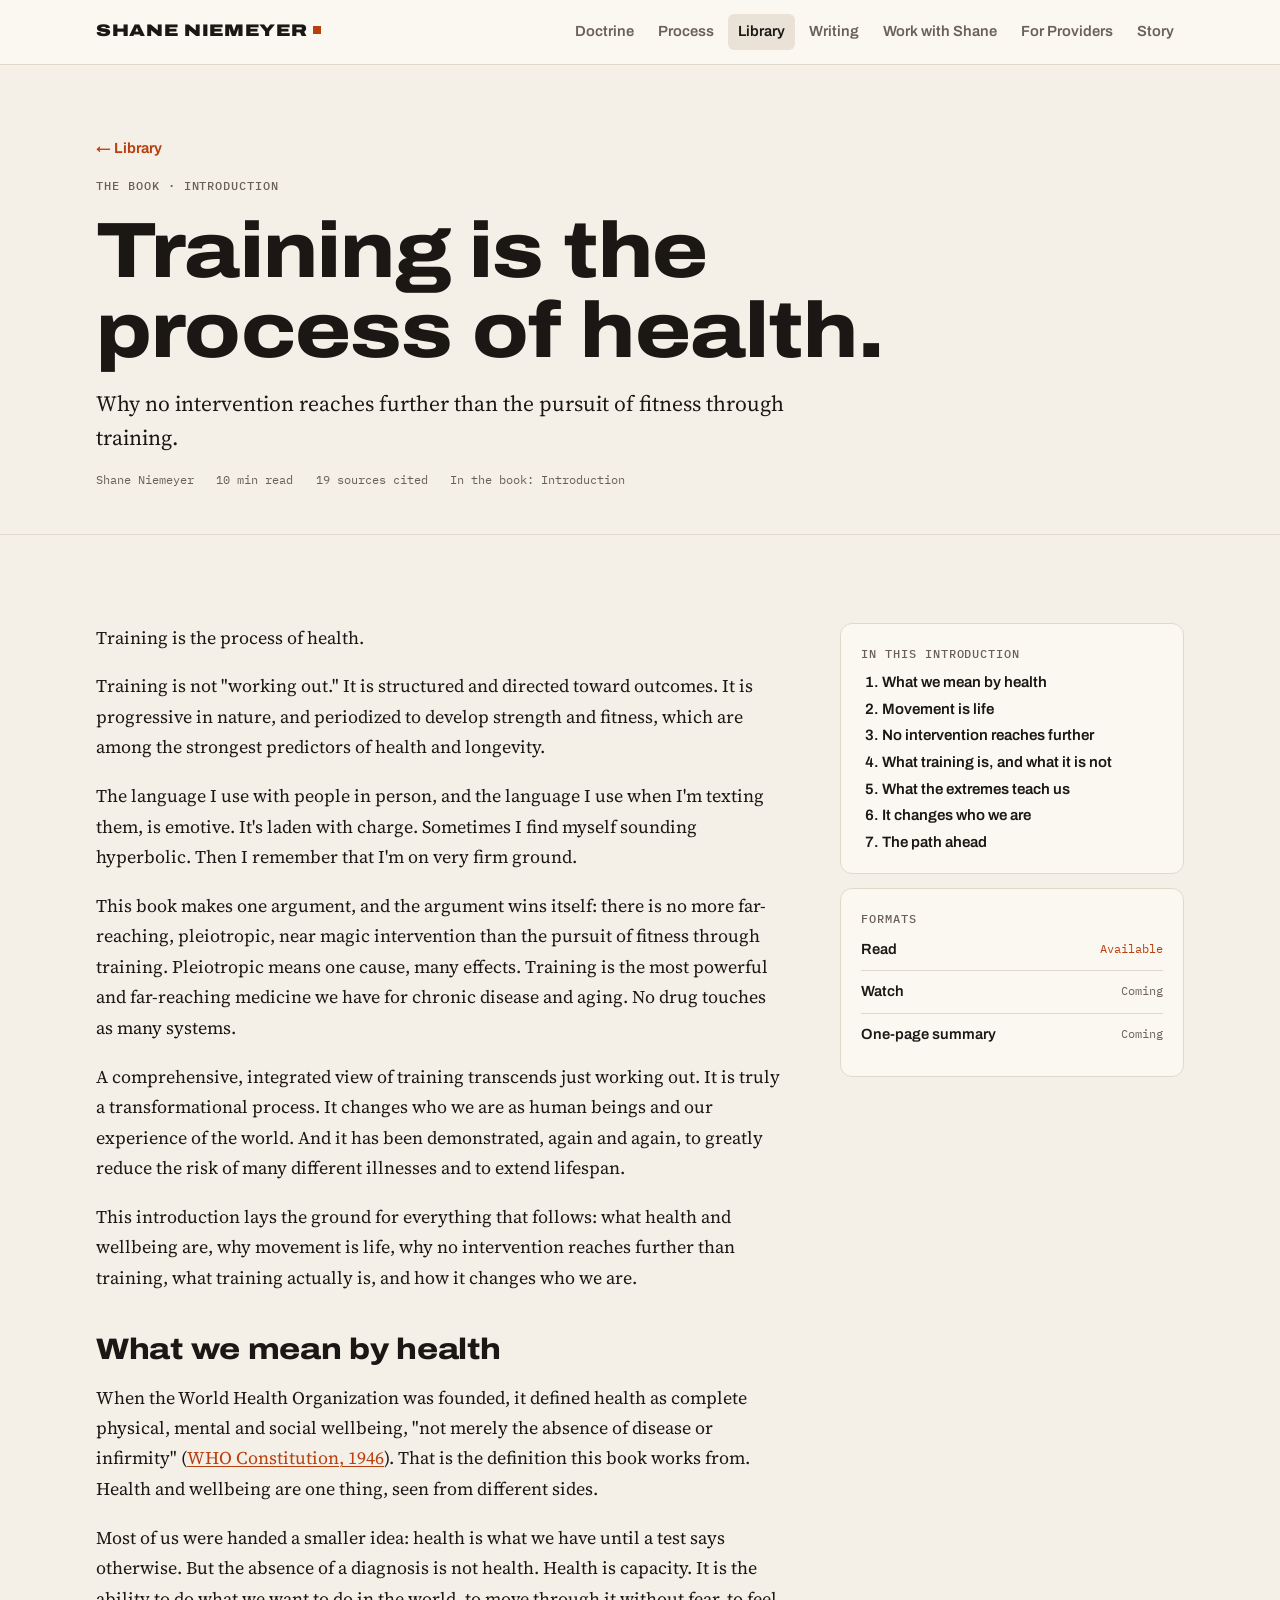
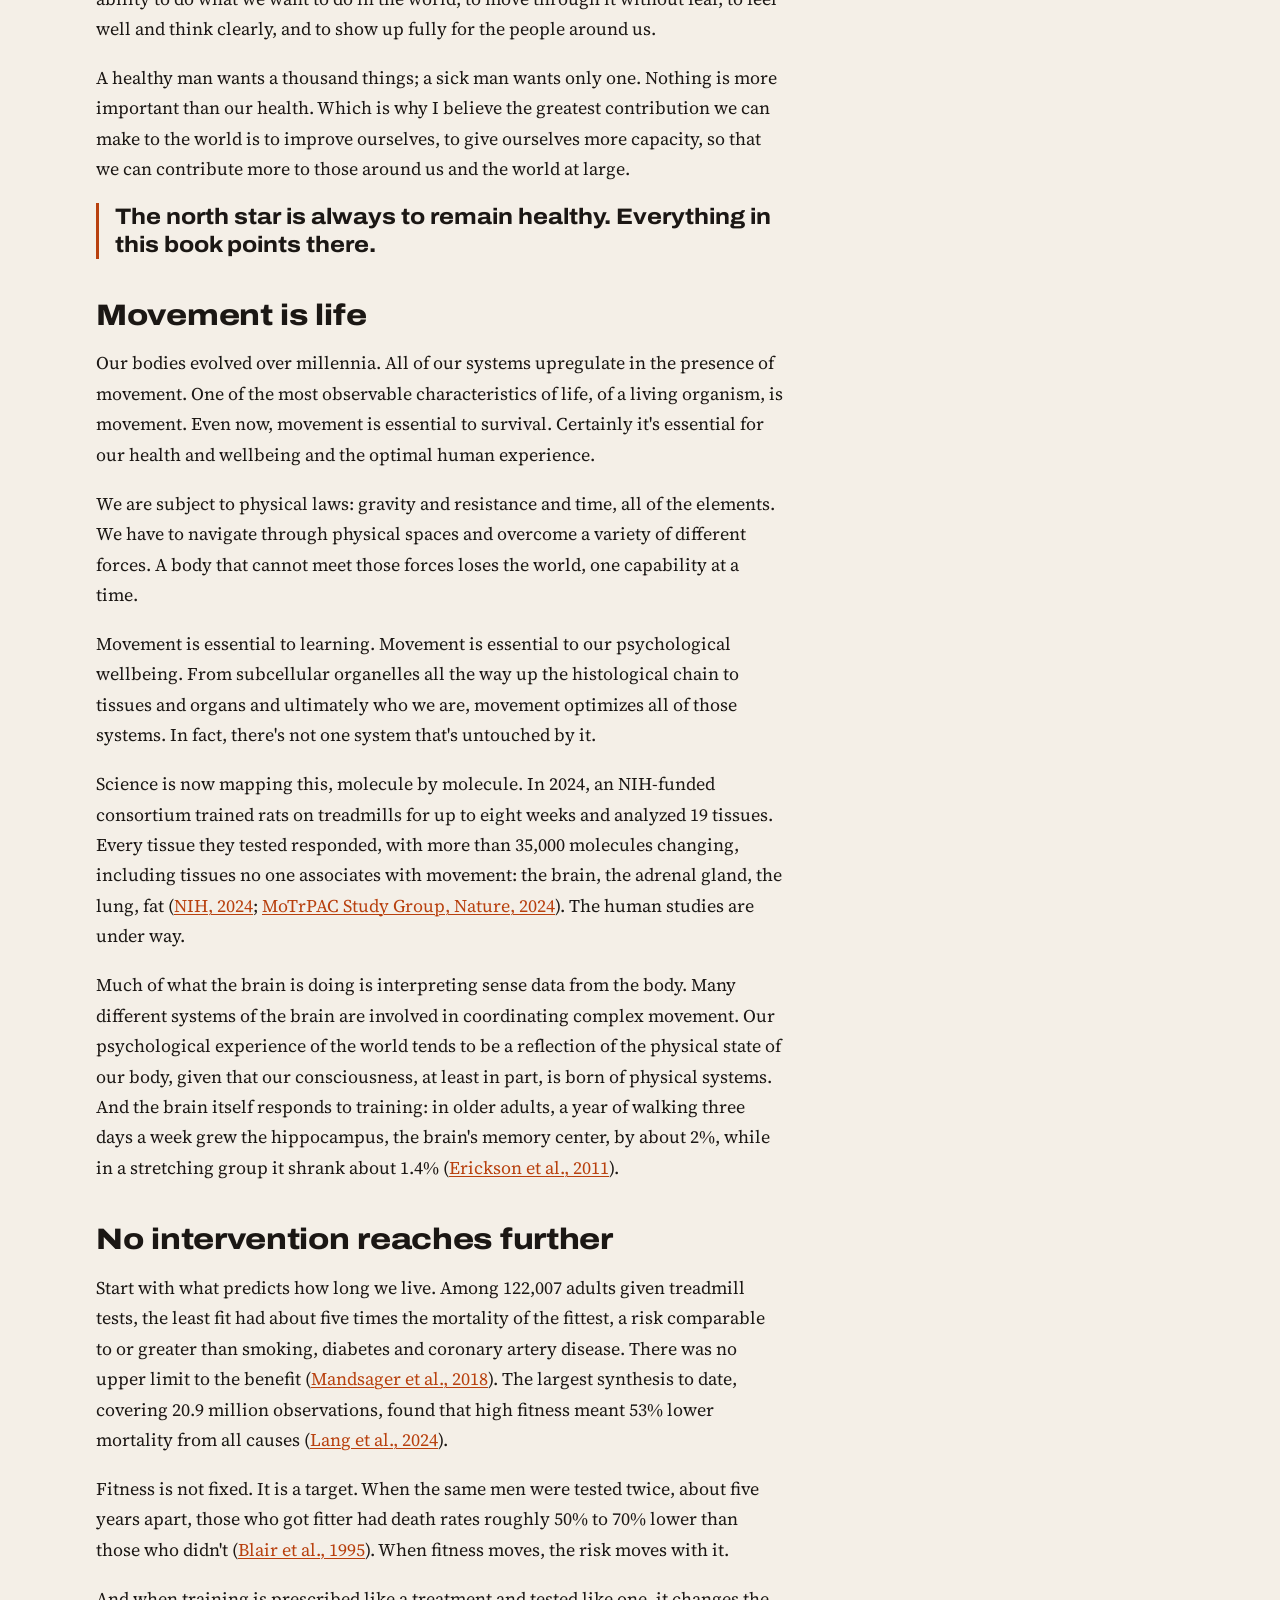
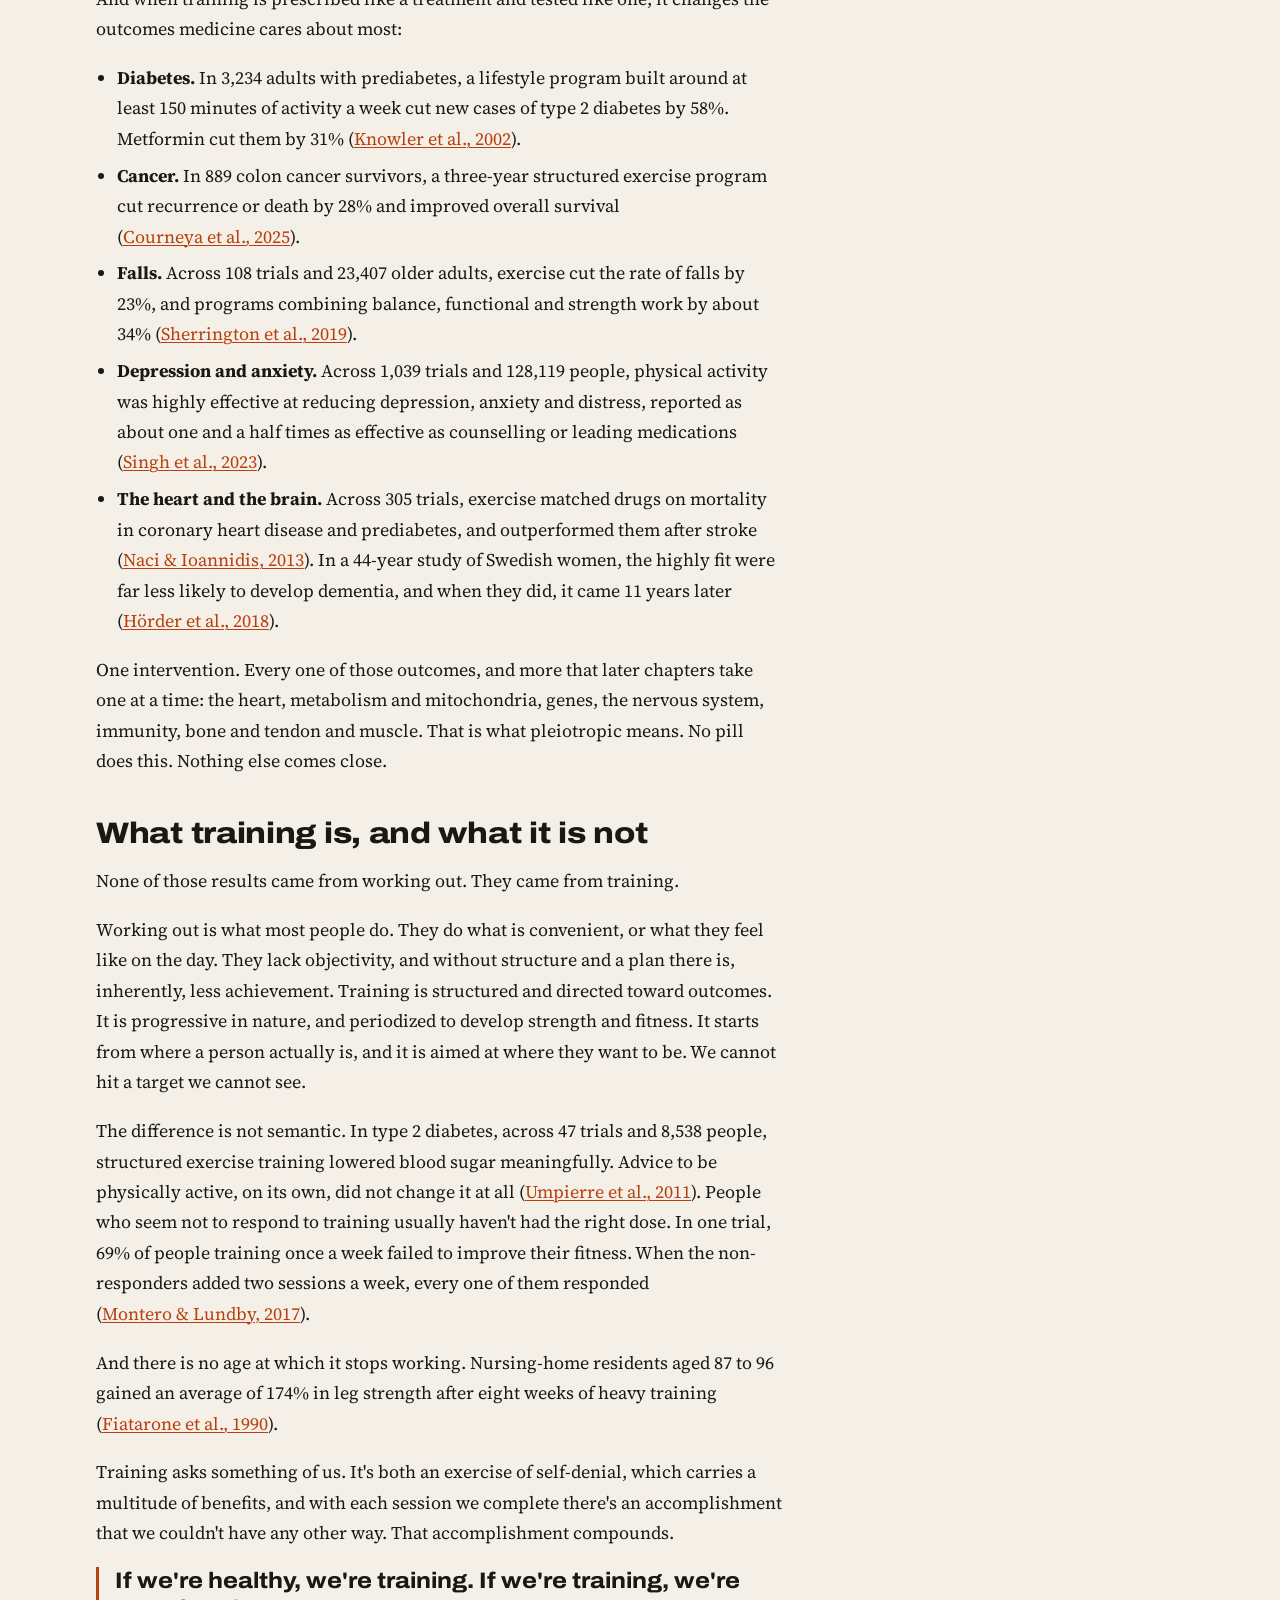
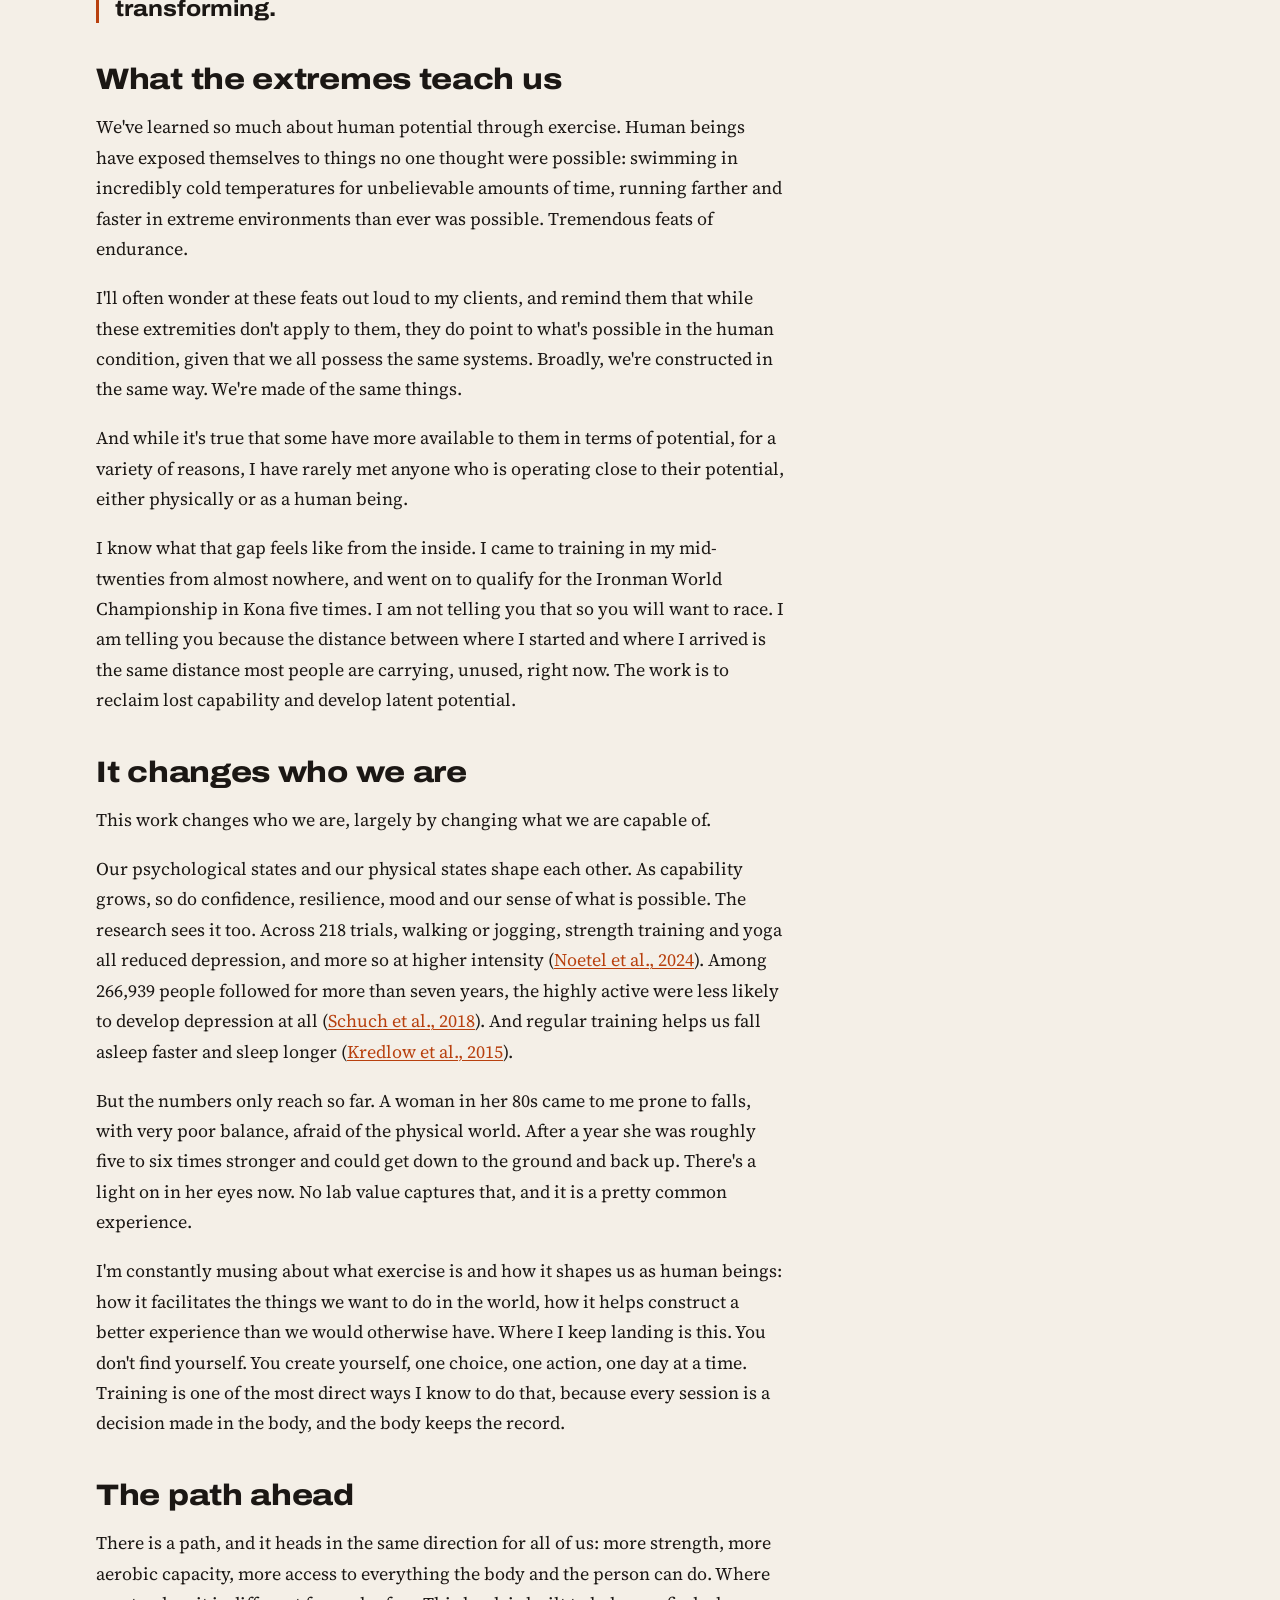
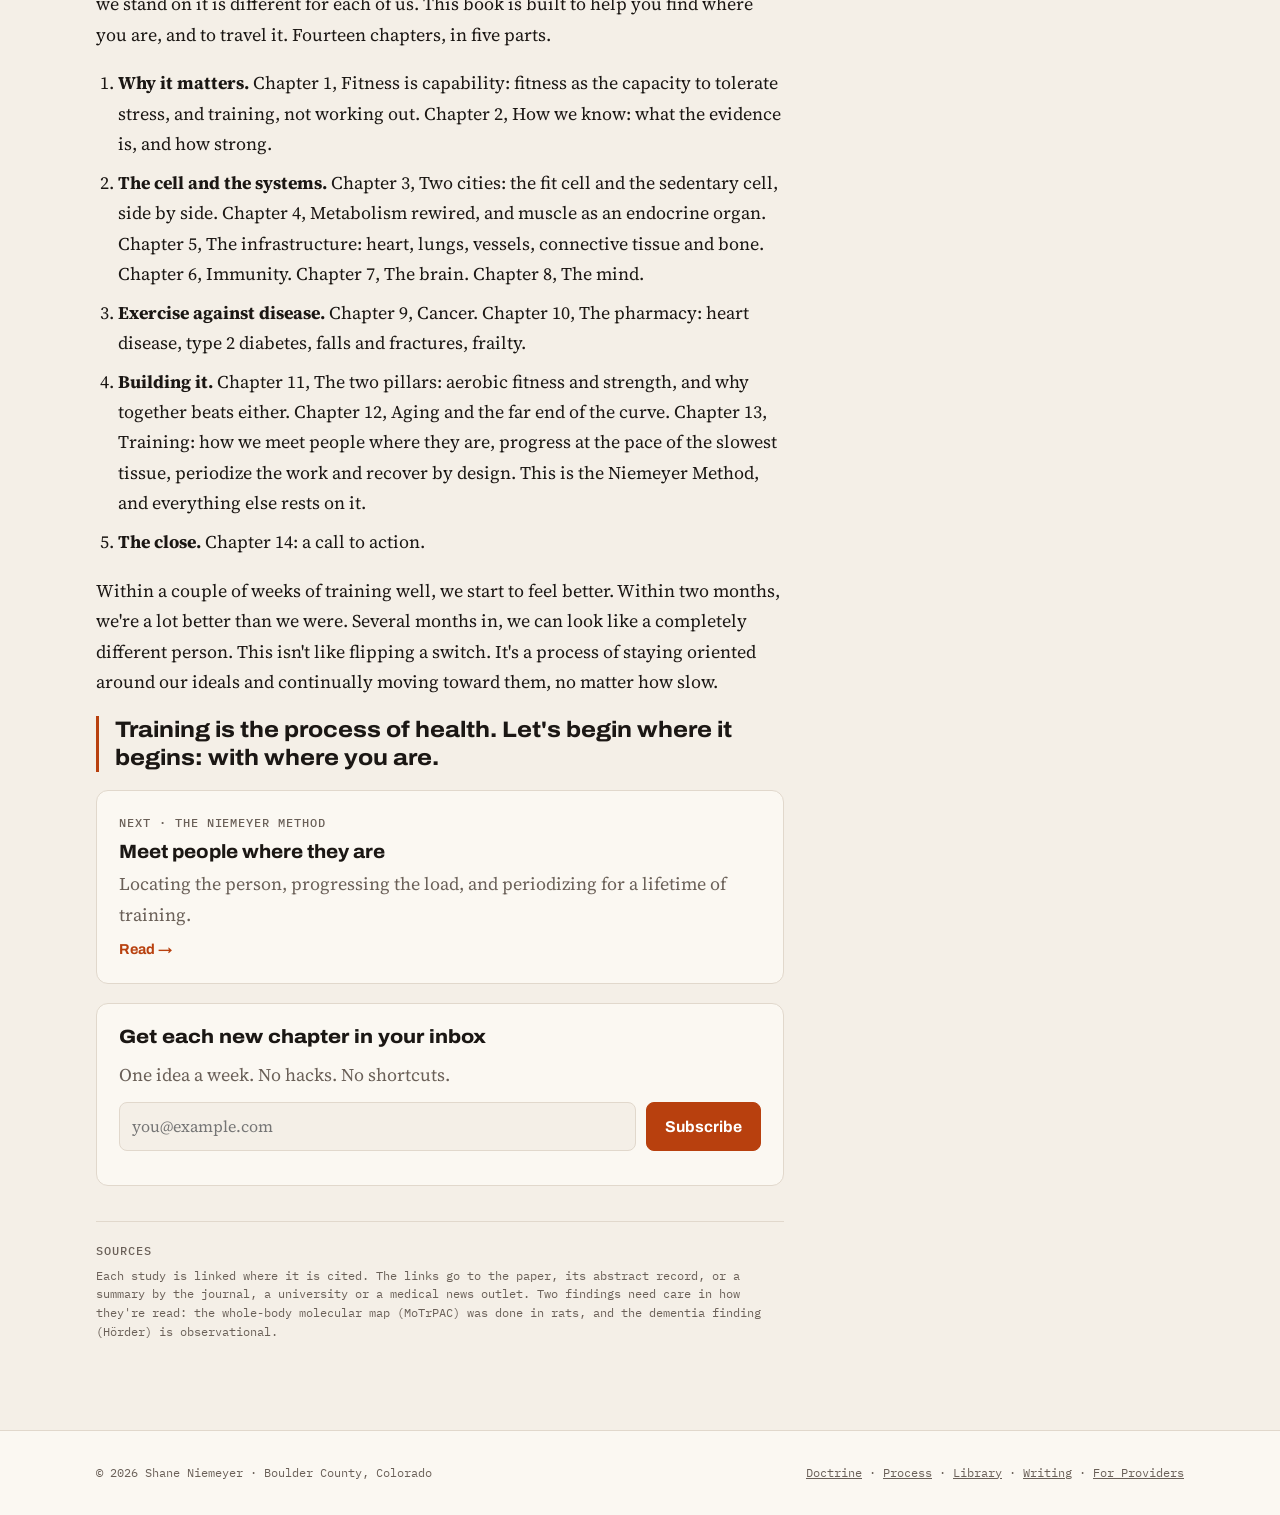
<file: introduction/index.html>
<!doctype html>
<html lang="en">
<head>
<meta charset="utf-8">
<meta name="viewport" content="width=device-width,initial-scale=1,viewport-fit=cover">
<title>Introduction: Training Is the Process of Health · Shane Niemeyer</title>
<meta name="description" content="Why no intervention reaches further than the pursuit of fitness through training.">
<link rel="canonical" href="https://shaneniemeyer.com/introduction/">
<meta property="og:type" content="article">
<meta property="og:site_name" content="Shane Niemeyer">
<meta property="og:title" content="Introduction: Training Is the Process of Health · Shane Niemeyer">
<meta property="og:description" content="Why no intervention reaches further than the pursuit of fitness through training.">
<meta property="og:url" content="https://shaneniemeyer.com/introduction/">
<meta property="og:image" content="https://shaneniemeyer.com/share.png">
<meta property="og:image:width" content="1200">
<meta property="og:image:height" content="630">
<meta property="og:image:alt" content="Shane Niemeyer. Training is the process of health.">
<meta name="twitter:card" content="summary_large_image">
<link rel="icon" href="../favicon.svg" type="image/svg+xml">
<link rel="icon" href="../favicon-32.png" sizes="32x32" type="image/png">
<link rel="apple-touch-icon" href="../apple-touch-icon.png">
<meta name="theme-color" content="#14110F">
<style>:root{color-scheme:light;box-sizing:border-box;padding-top:env(safe-area-inset-top,0px);padding-bottom:env(safe-area-inset-bottom,0px)}html{scroll-padding-top:env(safe-area-inset-top,0px)}body{margin:0;padding:0;font:14px -apple-system,BlinkMacSystemFont,sans-serif;background:#fff;color:#000}img{max-width:100%}[hidden]:not([hidden=until-found i]){display:none!important}</style>
<link rel="preconnect" href="https://fonts.googleapis.com">
<link rel="preconnect" href="https://fonts.gstatic.com" crossorigin>
<link rel="stylesheet" href="https://fonts.googleapis.com/css2?family=Archivo:wdth,wght@62..125,400..900&family=IBM+Plex+Mono:wght@400;500&family=Source+Serif+4:opsz,wght@8..60,400;8..60,600&display=swap">
<style>
/* Layout: a training-log site. Heavy expanded grotesk for conviction, serif for Shane's voice, mono for the lab's numbers.
   Recurring device: the intensity-distribution bar (below / between / above threshold). */
:root {
  --ground: #F1F4F6;
  --surface: #FFFFFF;
  --ink: #111C27;
  --muted: #55636F;
  --line: #D5DCE2;
  --chip: #E5EBF1;
  --accent: #1E4FD0;
  --accent-ink: #FFFFFF;
  --cool: #2E7C9B;
  --mid: #9AA6B1;
  --hot: #D4471E;
  --display: "Archivo", "Arial Narrow", system-ui, sans-serif;
  --body: "Source Serif 4", Georgia, "Times New Roman", serif;
  --mono: "IBM Plex Mono", ui-monospace, "SFMono-Regular", Menlo, monospace;
}
@media (prefers-color-scheme: dark) {
  :root:not([data-theme="light"]) {
    --ground: #0C1218; --surface: #131B23; --ink: #E6ECF1; --muted: #93A1AD; --line: #27323C; --chip: #1B2631;
    --accent: #7D9DFF; --accent-ink: #0C1218; --cool: #5DB2D0; --mid: #5F6C78; --hot: #FF7B55;
    color-scheme: dark;
  }
}
:root[data-theme="dark"] {
  --ground: #0C1218; --surface: #131B23; --ink: #E6ECF1; --muted: #93A1AD; --line: #27323C; --chip: #1B2631;
  --accent: #7D9DFF; --accent-ink: #0C1218; --cool: #5DB2D0; --mid: #5F6C78; --hot: #FF7B55;
  color-scheme: dark;
}

* { box-sizing: border-box; }
html { scroll-behavior: smooth; }
@media (prefers-reduced-motion: reduce) { html { scroll-behavior: auto; } }
body {
  background: var(--ground);
  color: var(--ink);
  font-family: var(--body);
  font-size: 1.0625rem;
  line-height: 1.6;
}
body::before {
  content: ""; position: fixed; inset: 0 0 auto; height: env(safe-area-inset-top, 0px);
  z-index: 10; background: var(--surface);
}
a { color: var(--accent); }
a:focus-visible, button:focus-visible, input:focus-visible, select:focus-visible, textarea:focus-visible {
  outline: 2px solid var(--accent); outline-offset: 3px;
}
.wrap {
  max-width: 1120px; margin: 0 auto;
  padding-left: max(16px, env(safe-area-inset-left, 0px));
  padding-right: max(16px, env(safe-area-inset-right, 0px));
}
.measure { max-width: 66ch; }

/* type */
h1, h2, h3, .display {
  font-family: var(--display); font-stretch: 115%; font-weight: 800;
  line-height: 1.02; letter-spacing: -0.01em; text-wrap: balance; margin: 0;
}
h1 { font-size: clamp(2.5rem, 6.4vw, 4.9rem); }
h2 { font-size: clamp(1.7rem, 3.4vw, 2.5rem); }
h3 { font-size: 1.2rem; font-stretch: 105%; font-weight: 750; line-height: 1.2; letter-spacing: 0; }
p { margin: 0; }
.lead { font-size: clamp(1.15rem, 1.9vw, 1.35rem); line-height: 1.55; color: var(--ink); }
.muted { color: var(--muted); }
.eyebrow {
  font-family: var(--mono); font-size: 0.75rem; font-weight: 500;
  letter-spacing: 0.08em; text-transform: uppercase; color: var(--muted);
}
.stack { display: grid; gap: 1rem; }
.stack-lg { display: grid; gap: 1.75rem; }

/* preview banner + header */
.preview {
  background: var(--chip); color: var(--muted);
  font-family: var(--mono); font-size: 0.75rem; letter-spacing: 0.02em;
}
.preview .wrap { padding-block: 8px; }
header.site {
  position: sticky; top: env(safe-area-inset-top, 0px); z-index: 9;
  background: var(--surface); border-bottom: 1px solid var(--line);
}
header.site .wrap {
  display: flex; align-items: center; justify-content: space-between; gap: 1rem;
  padding-block: 14px; flex-wrap: wrap;
}
.brand {
  font-family: var(--display); font-stretch: 125%; font-weight: 900; font-size: 1.05rem;
  letter-spacing: 0.02em; text-transform: uppercase; color: var(--ink); text-decoration: none;
}
nav.primary { min-width: 0; overflow-x: auto; }
nav.primary ul { list-style: none; margin: 0; padding: 0; display: flex; gap: 0.25rem; }
nav.primary a {
  display: block; padding: 6px 10px; border-radius: 6px; white-space: nowrap;
  font-family: var(--display); font-weight: 600; font-size: 0.92rem; color: var(--muted); text-decoration: none;
}
nav.primary a:hover { color: var(--ink); background: var(--chip); }
nav.primary a[aria-current="page"] { color: var(--ink); background: var(--chip); }

.menu-btn { display: none; }
@media (max-width: 760px) {
  header.site .wrap { flex-wrap: nowrap; }
  .menu-btn {
    display: inline-flex; align-items: center; gap: 0.5rem; padding: 8px 12px; border-radius: 6px;
    font-family: var(--display); font-weight: 700; font-size: 0.92rem; color: var(--ink);
    background: var(--chip); border: 0; cursor: pointer;
  }
  .menu-btn::after { content: ""; width: 12px; height: 8px; background: currentColor;
    clip-path: polygon(0 0, 100% 0, 50% 100%); transition: transform .2s; }
  .menu-btn[aria-expanded="true"]::after { transform: rotate(180deg); }
  nav.primary { display: none; position: absolute; left: 0; right: 0; top: 100%;
    background: var(--surface); border-bottom: 1px solid var(--line); overflow: visible; }
  header.site.open nav.primary { display: block; }
  nav.primary ul { flex-direction: column; gap: 0; padding: 8px max(16px, env(safe-area-inset-left, 0px)) 16px; }
  nav.primary a { padding: 12px 10px; font-size: 1.05rem; border-radius: 6px; }
}

/* buttons */
.actions { display: flex; flex-wrap: wrap; gap: 0.75rem; }
.btn {
  display: inline-flex; align-items: center; gap: 0.5rem; padding: 12px 18px; border-radius: 8px;
  font-family: var(--display); font-weight: 700; font-size: 0.98rem; text-decoration: none;
  border: 1.5px solid var(--accent); cursor: pointer;
}
.btn.primary { background: var(--accent); color: var(--accent-ink); }
.btn.ghost { background: transparent; color: var(--accent); }
.btn:hover { filter: brightness(1.06); }

/* sections */
.band { padding-block: clamp(48px, 7vw, 88px); }
.band + .band { border-top: 1px solid var(--line); }
.band.surface { background: var(--surface); }
.section-head { display: grid; gap: 0.6rem; margin-bottom: 2rem; }

/* hero */
.hero { padding-block: clamp(40px, 7vw, 84px) clamp(40px, 6vw, 72px); }
.hero .grid { display: grid; grid-template-columns: minmax(0, 1fr); gap: clamp(28px, 5vw, 64px); align-items: center; }
.hero .copy { display: grid; gap: 1.4rem; min-width: 0; }
@media (max-width: 860px) { .hero .grid { grid-template-columns: 1fr; } }

/* intensity distribution panel */
.dist {
  background: var(--surface); border: 1px solid var(--line); border-radius: 12px;
  padding: 22px; display: grid; gap: 18px; min-width: 0;
}
.dist-row { display: grid; gap: 8px; }
.dist-row .label { display: flex; justify-content: space-between; gap: 1rem; font-family: var(--mono); font-size: 0.78rem; color: var(--muted); }
.dist-row .label strong { color: var(--ink); font-weight: 500; }
.bar { display: flex; height: 34px; border-radius: 6px; overflow: hidden; background: var(--chip); }
.bar span { display: block; height: 100%; }
.bar .b { background: var(--cool); }
.bar .m { background: var(--mid); }
.bar .a { background: var(--hot); }
.key { display: flex; flex-wrap: wrap; gap: 0.5rem 1.1rem; font-family: var(--mono); font-size: 0.74rem; color: var(--muted); }
.key i { display: inline-block; width: 10px; height: 10px; border-radius: 2px; margin-right: 6px; vertical-align: -1px; }
.figure-note { font-family: var(--mono); font-size: 0.72rem; line-height: 1.5; color: var(--muted); }
.tabnum { font-variant-numeric: tabular-nums; }

/* quote */
.quote { display: grid; gap: 1.25rem; max-width: 46rem; }
.quote blockquote {
  margin: 0; font-family: var(--display); font-stretch: 110%; font-weight: 700;
  font-size: clamp(1.6rem, 3.6vw, 2.6rem); line-height: 1.12; text-wrap: balance;
}
.quote cite { font-style: normal; font-family: var(--mono); font-size: 0.78rem; color: var(--muted); letter-spacing: 0.06em; text-transform: uppercase; }

/* record row */
.record { display: grid; grid-template-columns: repeat(4, minmax(0, 1fr)); border-top: 2px solid var(--ink); }
.record > div { padding: 18px 16px 4px 0; display: grid; gap: 4px; align-content: start; }
.record .num { font-family: var(--display); font-stretch: 120%; font-weight: 850; font-size: clamp(1.7rem, 3.4vw, 2.5rem); line-height: 1; font-variant-numeric: tabular-nums; }
.record .what { font-family: var(--mono); font-size: 0.76rem; color: var(--muted); line-height: 1.45; }
@media (max-width: 720px) { .record { grid-template-columns: repeat(2, minmax(0, 1fr)); row-gap: 8px; } }

/* principle list */
.principles { display: grid; grid-template-columns: repeat(2, minmax(0, 1fr)); gap: 0 clamp(24px, 4vw, 56px); }
.principles article { padding-block: 22px; border-top: 1px solid var(--line); display: grid; gap: 0.5rem; min-width: 0; }
@media (max-width: 760px) { .principles { grid-template-columns: 1fr; } }

/* ways in */
.ways { display: grid; grid-template-columns: repeat(4, minmax(0, 1fr)); gap: 16px; }
.ways a {
  display: grid; gap: 0.5rem; align-content: start; padding: 20px; border-radius: 10px;
  background: var(--surface); border: 1px solid var(--line); color: var(--ink); text-decoration: none; min-width: 0;
}
.ways a:hover { border-color: var(--accent); }
.ways .go { font-family: var(--display); font-weight: 700; font-size: 0.9rem; color: var(--accent); margin-top: 0.25rem; }
@media (max-width: 900px) { .ways { grid-template-columns: repeat(2, minmax(0, 1fr)); } }
@media (max-width: 480px) { .ways { grid-template-columns: 1fr; } }

/* split rows */
.split { display: grid; grid-template-columns: minmax(0, 1fr) minmax(0, 1fr); gap: clamp(24px, 5vw, 64px); align-items: start; }
@media (max-width: 820px) { .split { grid-template-columns: 1fr; } }

/* page header for inner views */
.page-head { padding-block: clamp(40px, 6vw, 72px) clamp(28px, 4vw, 44px); border-bottom: 1px solid var(--line); }
.page-head .wrap { display: grid; gap: 1rem; }

/* process timeline */
.timeline { display: grid; gap: 0; }
.step { display: grid; grid-template-columns: 11rem minmax(0, 1fr); gap: clamp(16px, 4vw, 48px); padding-block: 34px; border-top: 1px solid var(--line); }
.step .when { font-family: var(--mono); font-size: 0.78rem; letter-spacing: 0.06em; text-transform: uppercase; color: var(--accent); padding-top: 6px; }
.step .body { display: grid; gap: 0.9rem; min-width: 0; }
.step ul { margin: 0; padding-left: 1.2rem; display: grid; gap: 0.25rem; }
@media (max-width: 720px) { .step { grid-template-columns: 1fr; gap: 10px; } }
.pull {
  font-family: var(--display); font-stretch: 110%; font-weight: 750; font-size: 1.3rem; line-height: 1.25;
  padding-left: 16px; border-left: 3px solid var(--accent);
}
.weekly { display: grid; grid-template-columns: repeat(3, minmax(0, 1fr)); gap: 12px; }
.weekly div { background: var(--surface); border: 1px solid var(--line); border-radius: 8px; padding: 14px; display: grid; gap: 4px; }
.weekly .v { font-family: var(--display); font-stretch: 115%; font-weight: 800; font-size: 1.35rem; line-height: 1.1; }
.weekly .k { font-family: var(--mono); font-size: 0.74rem; color: var(--muted); line-height: 1.4; }
@media (max-width: 560px) { .weekly { grid-template-columns: 1fr; } }

/* evidence */
.claims { display: grid; gap: 0; }
.claim { display: grid; grid-template-columns: 9.5rem minmax(0, 1fr); gap: clamp(16px, 4vw, 40px); padding-block: 26px; border-top: 1px solid var(--line); }
.claim .figure { font-family: var(--display); font-stretch: 120%; font-weight: 850; font-size: clamp(2rem, 4vw, 2.8rem); line-height: 1; font-variant-numeric: tabular-nums; }
.claim .text { display: grid; gap: 0.5rem; min-width: 0; }
.cite-line { font-family: var(--mono); font-size: 0.75rem; color: var(--muted); line-height: 1.5; }
.tag {
  display: inline-block; font-family: var(--mono); font-size: 0.68rem; letter-spacing: 0.06em; text-transform: uppercase;
  padding: 2px 8px; border-radius: 999px; background: var(--chip); color: var(--ink); margin-right: 6px; vertical-align: 1px;
}
.tag.draft { background: transparent; border: 1px dashed var(--muted); color: var(--muted); }
@media (max-width: 640px) { .claim { grid-template-columns: 1fr; gap: 8px; } }
.chapters { list-style: none; padding: 0; margin: 0; display: grid; grid-template-columns: repeat(2, minmax(0, 1fr)); gap: 0 40px; }
.chapters li { display: flex; justify-content: space-between; gap: 1rem; padding-block: 12px; border-top: 1px solid var(--line); font-family: var(--display); font-weight: 600; min-width: 0; }
.chapters li span:last-child { font-family: var(--mono); font-weight: 400; font-size: 0.74rem; color: var(--muted); white-space: nowrap; padding-top: 3px; }
@media (max-width: 680px) { .chapters { grid-template-columns: 1fr; } }

/* offers */
.offers { display: grid; grid-template-columns: repeat(2, minmax(0, 1fr)); gap: 16px; }
.offer { background: var(--surface); border: 1px solid var(--line); border-radius: 12px; padding: 24px; display: grid; gap: 0.75rem; align-content: start; min-width: 0; }
.offer ul { margin: 0; padding-left: 1.2rem; display: grid; gap: 0.2rem; }
@media (max-width: 760px) { .offers { grid-template-columns: 1fr; } }

/* form */
form.contact { display: grid; gap: 14px; background: var(--surface); border: 1px solid var(--line); border-radius: 12px; padding: 24px; }
.field { display: grid; gap: 6px; }
.field label { font-family: var(--display); font-weight: 650; font-size: 0.92rem; }
.field input, .field select, .field textarea {
  font: inherit; font-size: 1rem; color: var(--ink); background: var(--ground);
  border: 1px solid var(--line); border-radius: 8px; padding: 10px 12px; width: 100%;
}
.field textarea { min-height: 7rem; resize: vertical; }
.two { display: grid; grid-template-columns: minmax(0, 1fr) minmax(0, 1fr); gap: 14px; }
@media (max-width: 560px) { .two { grid-template-columns: 1fr; } }
.form-status { font-family: var(--mono); font-size: 0.8rem; color: var(--muted); }

/* providers */
.checklist { list-style: none; margin: 0; padding: 0; display: grid; gap: 0; }
.checklist li { padding-block: 14px; border-top: 1px solid var(--line); display: grid; gap: 4px; }
.checklist li strong { font-family: var(--display); font-weight: 700; }

/* start-here ramp */
.ramp { display: grid; grid-template-columns: repeat(3, minmax(0, 1fr)); gap: 14px; }
.ramp div { border-top: 3px solid var(--accent); padding-top: 10px; display: grid; gap: 4px; align-content: start; }
.ramp .t { font-family: var(--mono); font-size: 0.74rem; letter-spacing: 0.06em; text-transform: uppercase; color: var(--accent); }
.ramp p { font-family: var(--display); font-weight: 650; font-size: 1.02rem; line-height: 1.3; }
@media (max-width: 560px) { .ramp { grid-template-columns: 1fr; } }

/* client stories */
.stories { display: grid; grid-template-columns: repeat(3, minmax(0, 1fr)); gap: 16px; }
.story-card { background: var(--ground); border: 1px solid var(--line); border-radius: 12px; padding: 24px; display: grid; gap: 1rem; align-content: start; min-width: 0; }
.arc { list-style: none; margin: 0; padding: 0 0 0 18px; display: grid; gap: 12px; border-left: 2px solid var(--line); }
.arc li { position: relative; display: grid; gap: 2px; font-size: 0.98rem; line-height: 1.5; }
.arc li::before { content: ""; position: absolute; left: -25px; top: 0.3em; width: 12px; height: 12px; border-radius: 50%; background: var(--ground); border: 2px solid var(--accent); }
.arc li:last-child::before { background: var(--accent); }
.arc .t { font-family: var(--mono); font-size: 0.72rem; letter-spacing: 0.06em; text-transform: uppercase; color: var(--muted); }
.said { font-family: var(--display); font-stretch: 105%; font-weight: 700; font-size: 1.08rem; line-height: 1.3; padding-top: 0.9rem; border-top: 1px solid var(--line); }
@media (max-width: 920px) { .stories { grid-template-columns: 1fr; } }

/* writing */
.split-wide { display: grid; grid-template-columns: minmax(0, 2fr) minmax(0, 1fr); gap: clamp(24px, 5vw, 56px); align-items: start; }
.split-wide aside { position: sticky; top: calc(env(safe-area-inset-top, 0px) + 84px); }
@media (max-width: 860px) { .split-wide { grid-template-columns: 1fr; } .split-wide aside { position: static; } }
.posts { list-style: none; margin: 0; padding: 0; display: grid; }
.posts li { border-top: 1px solid var(--line); }
.post-item { display: grid; grid-template-columns: 8.5rem minmax(0, 1fr) auto; gap: 8px 28px; padding-block: 22px; color: var(--ink); text-decoration: none; align-items: baseline; }
a.post-item:hover h3 { color: var(--accent); }
.post-item .meta { font-family: var(--mono); font-size: 0.72rem; letter-spacing: 0.06em; text-transform: uppercase; color: var(--muted); }
.post-item .text { display: grid; gap: 4px; min-width: 0; }
.post-item .state { font-family: var(--mono); font-size: 0.74rem; color: var(--muted); white-space: nowrap; }
.post-item.upcoming h3 { color: var(--muted); }
@media (max-width: 680px) { .post-item { grid-template-columns: 1fr; gap: 6px; } }
.latest { display: grid; gap: 0.5rem; padding: 22px; border-radius: 12px; background: var(--surface); border: 1px solid var(--line); color: var(--ink); text-decoration: none; }
.latest:hover { border-color: var(--accent); }
.latest .go { font-family: var(--display); font-weight: 700; font-size: 0.9rem; color: var(--accent); }
.subscribe { background: var(--surface); border: 1px solid var(--line); border-radius: 12px; padding: 22px; display: grid; gap: 12px; }
.sub-title { font-family: var(--display); font-stretch: 110%; font-weight: 800; font-size: 1.2rem; line-height: 1.15; }
.sub-row { display: flex; flex-wrap: wrap; gap: 10px; }
.sub-row input { flex: 1 1 13rem; min-width: 0; font: inherit; font-size: 1rem; color: var(--ink); background: var(--ground); border: 1px solid var(--line); border-radius: 8px; padding: 10px 12px; }
.sr { position: absolute; width: 1px; height: 1px; overflow: hidden; clip: rect(0 0 0 0); white-space: nowrap; }

/* article */
.wrap.narrow { max-width: 760px; }
.back { font-family: var(--display); font-weight: 650; font-size: 0.92rem; text-decoration: none; }
.post-body { display: grid; gap: 1.15rem; font-size: 1.12rem; line-height: 1.7; }
.post-body h2 { font-size: clamp(1.4rem, 2.6vw, 1.85rem); margin-top: 1.4rem; }
.post-body ul { margin: 0; padding-left: 1.3rem; display: grid; gap: 0.4rem; }
.post-body .pull { font-size: 1.4rem; }
.sources { display: grid; gap: 6px; padding-top: 1.25rem; margin-top: 1rem; border-top: 1px solid var(--line); }
.sources p { font-family: var(--mono); font-size: 0.76rem; line-height: 1.55; color: var(--muted); }

/* ---------- library ---------- */
.shelf { display: grid; grid-template-columns: repeat(3, minmax(0, 1fr)); gap: 16px; }
.shelf > a, .shelf > .card {
  display: grid; gap: 0.6rem; align-content: start; padding: 22px; border-radius: 12px;
  background: var(--surface); border: 1px solid var(--line); color: var(--ink); text-decoration: none; min-width: 0;
}
.band.surface .shelf > a, .band.surface .shelf > .card { background: var(--ground); }
.shelf > a:hover { border-color: var(--accent); }
.shelf .go { font-family: var(--display); font-weight: 700; font-size: 0.9rem; color: var(--accent); margin-top: 0.25rem; }
@media (max-width: 900px) { .shelf { grid-template-columns: 1fr; } }

.figure-box { margin: 0; background: var(--surface); border: 1px solid var(--line); border-radius: 12px; padding: 20px; display: grid; gap: 12px; min-width: 0; }
.band.surface .figure-box { background: var(--ground); }
.figure-box svg { width: 100%; height: auto; display: block; }

/* two cities illustration */
.c-cell { fill: var(--surface); stroke: var(--mid); stroke-width: 1.5; }
.band.surface .c-cell { fill: var(--surface); }
.c-nuc { fill: var(--chip); stroke: var(--mid); stroke-width: 1; }
.c-mito { fill: var(--hot); }
.c-ribo { fill: var(--ink); opacity: 0.5; }
.c-cap { fill: none; stroke: var(--cool); stroke-width: 4; stroke-linecap: round; }
.c-label { fill: var(--ink); font-family: var(--display); font-weight: 750; font-size: 16px; }
.c-key { fill: var(--muted); font-family: var(--mono); font-size: 11px; }

/* book parts */
.parts { display: grid; }
.part { display: grid; grid-template-columns: 14rem minmax(0, 1fr); gap: clamp(16px, 4vw, 48px); padding-block: 28px; border-top: 1px solid var(--line); }
.part-name { display: grid; gap: 6px; align-content: start; }
.part-name .n { font-family: var(--mono); font-size: 0.74rem; letter-spacing: 0.06em; text-transform: uppercase; color: var(--accent); }
.part-name h3 { font-size: 1.2rem; }
.ch-list { list-style: none; margin: 0; padding: 0; display: grid; }
.ch { display: grid; grid-template-columns: 2.6rem minmax(0, 1fr) auto; gap: 4px 16px; padding-block: 14px; border-top: 1px dashed var(--line); align-items: baseline; }
.ch:first-child { border-top: 0; padding-top: 2px; }
.ch .num { font-family: var(--display); font-stretch: 120%; font-weight: 850; font-size: 1.35rem; line-height: 1; font-variant-numeric: tabular-nums; color: var(--muted); }
.ch .t { display: grid; gap: 3px; min-width: 0; }
.ch .t strong { font-family: var(--display); font-weight: 750; font-size: 1.08rem; line-height: 1.25; }
.ch .t span { color: var(--muted); font-size: 0.98rem; line-height: 1.45; }
.ch .s { font-family: var(--mono); font-size: 0.72rem; color: var(--muted); white-space: nowrap; }
.ch a.s { color: var(--accent); font-weight: 500; }
@media (max-width: 720px) {
  .part { grid-template-columns: 1fr; gap: 12px; }
  .ch { grid-template-columns: 2.2rem minmax(0, 1fr); }
  .ch .s { grid-column: 2; }
}

/* ---------- module (long read) ---------- */
.module-meta { display: flex; flex-wrap: wrap; gap: 0.4rem 1.4rem; font-family: var(--mono); font-size: 0.76rem; color: var(--muted); }
.module .post-body { min-width: 0; }
.module .post-body h2 { scroll-margin-top: 90px; }
.post-body a.c { color: var(--accent); text-decoration-thickness: 1px; text-underline-offset: 2px; white-space: nowrap; }
.post-body ol { margin: 0; padding-left: 1.4rem; display: grid; gap: 0.5rem; }
.toc { display: grid; gap: 14px; align-content: start; }
.toc-box { background: var(--surface); border: 1px solid var(--line); border-radius: 12px; padding: 20px; display: grid; gap: 10px; }
.toc-box ol { margin: 0; padding-left: 1.3rem; display: grid; gap: 0.45rem; font-family: var(--display); font-weight: 600; font-size: 0.94rem; line-height: 1.3; }
.toc-box ol a { color: var(--ink); text-decoration: none; }
.toc-box ol a:hover { color: var(--accent); }
.formats { list-style: none; margin: 0; padding: 0; display: grid; }
.formats li { display: flex; justify-content: space-between; gap: 1rem; padding-block: 9px; border-top: 1px solid var(--line); font-family: var(--display); font-weight: 600; font-size: 0.92rem; }
.formats li:first-child { border-top: 0; padding-top: 0; }
.formats li span:last-child { font-family: var(--mono); font-weight: 400; font-size: 0.72rem; color: var(--muted); padding-top: 2px; }
.formats li.on span:last-child { color: var(--accent); }
@media (max-width: 860px) { .toc .toc-box.contents { display: none; } }

/* method loop */
.l-box { fill: none; stroke: var(--mid); stroke-width: 1.25; }
.l-box.main { fill: var(--chip); stroke: var(--accent); stroke-width: 2; }
.l-edge { fill: none; stroke: var(--mid); stroke-width: 1.25; }
.l-head { fill: var(--mid); }
.l-t { fill: var(--ink); font-family: var(--display); font-weight: 750; font-size: 15px; }
.l-s { fill: var(--muted); font-family: var(--mono); font-size: 11px; }
.post-body .loop-list { display: none; margin: 0; padding-left: 1.3rem; }
.loop-list li { font-size: 1rem; }
@media (max-width: 600px) { .loop svg { display: none; } .post-body .loop-list { display: grid; gap: 0.4rem; } }

/* tissue clock */
.trow { display: grid; grid-template-columns: 11.5rem minmax(0, 1fr) 8rem; gap: 10px 14px; align-items: center; }
.trow .tl { font-family: var(--display); font-weight: 650; font-size: 0.95rem; line-height: 1.25; }
.trow .tv { font-family: var(--mono); font-size: 0.76rem; color: var(--muted); }
.tbar { height: 22px; border-radius: 5px; background: var(--chip); overflow: hidden; }
.tbar span { display: block; height: 100%; border-radius: 5px; }
@media (max-width: 600px) { .trow { grid-template-columns: 1fr auto; } .trow .tbar { grid-column: 1 / -1; grid-row: 2; } }

.next-card { display: grid; gap: 0.4rem; padding: 22px; border-radius: 12px; background: var(--surface); border: 1px solid var(--line); color: var(--ink); text-decoration: none; }
.next-card:hover { border-color: var(--accent); }
.next-card .go { font-family: var(--display); font-weight: 700; font-size: 0.9rem; color: var(--accent); }

/* ---------- exercise library ---------- */
.chips { display: flex; flex-wrap: wrap; gap: 8px; }
.chips button {
  font-family: var(--display); font-weight: 650; font-size: 0.9rem; color: var(--muted);
  background: var(--surface); border: 1px solid var(--line); border-radius: 999px; padding: 7px 14px; cursor: pointer;
}
.chips button:hover { color: var(--ink); border-color: var(--mid); }
.chips button[aria-pressed="true"] { background: var(--ink); color: var(--surface); border-color: var(--ink); }
.ladders { display: grid; grid-template-columns: repeat(3, minmax(0, 1fr)); gap: 16px; }
.ladder { background: var(--surface); border: 1px solid var(--line); border-radius: 12px; padding: 20px; display: grid; gap: 14px; align-content: start; min-width: 0; }
.ladder[hidden] { display: none; }
.ladder header { display: flex; justify-content: space-between; align-items: baseline; gap: 1rem; }
.rungs { list-style: none; margin: 0; padding: 0; display: grid; gap: 6px; counter-reset: rung; }
.rungs li {
  counter-increment: rung; display: grid; grid-template-columns: 1.6rem minmax(0, 1fr); gap: 10px; align-items: center;
  padding: 9px 10px; border-radius: 8px; background: var(--ground); font-family: var(--display); font-weight: 600; font-size: 0.95rem; line-height: 1.25;
}
.rungs li::before {
  content: counter(rung); display: grid; place-items: center; width: 1.6rem; height: 1.6rem; border-radius: 50%;
  font-family: var(--mono); font-size: 0.72rem; font-weight: 500; color: var(--accent); border: 1.5px solid var(--accent);
}
.feature .rungs li, .band:not(.surface) > .wrap > .ladder .rungs li { background: var(--surface); border: 1px solid var(--line); }
.rungs li:last-child::before { background: var(--accent); color: var(--accent-ink); }
@media (max-width: 960px) { .ladders { grid-template-columns: repeat(2, minmax(0, 1fr)); } }
@media (max-width: 600px) { .ladders { grid-template-columns: 1fr; } }

.feature { display: grid; grid-template-columns: minmax(0, 1.1fr) minmax(0, 1fr); gap: clamp(20px, 4vw, 48px); align-items: start; }
@media (max-width: 860px) { .feature { grid-template-columns: 1fr; } }
.video {
  aspect-ratio: 16 / 9; border-radius: 12px; background: var(--ink); color: var(--surface);
  display: grid; place-items: center; align-content: center; gap: 10px; text-align: center; padding: 16px;
}
.video .play { width: 56px; height: 56px; border-radius: 50%; border: 2px solid currentColor; display: grid; place-items: center; opacity: 0.85; }
.video .play::after { content: ""; border-left: 16px solid currentColor; border-top: 10px solid transparent; border-bottom: 10px solid transparent; margin-left: 4px; }
.video span { font-family: var(--mono); font-size: 0.76rem; letter-spacing: 0.06em; text-transform: uppercase; opacity: 0.8; }
.note-box { border: 1px dashed var(--mid); border-radius: 10px; padding: 14px 16px; display: grid; gap: 4px; }

/* footer */
footer.site { background: var(--surface); border-top: 1px solid var(--line); }
footer.site .wrap { padding-block: 32px; display: flex; flex-wrap: wrap; justify-content: space-between; gap: 1rem; font-family: var(--mono); font-size: 0.78rem; color: var(--muted); }
footer.site a { color: var(--muted); }
</style>
<style>
/* Ember theme: warm paper for reading, near-black for the big moments, ember as the one accent.
   Layered over the base styles; only colors, a few sizes and the .moment sections change. */
:root, :root[data-theme="light"] {
  --ground: #F4EFE7;
  --surface: #FBF8F2;
  --ink: #1B1714;
  --muted: #6A6058;
  --line: #E1D8CC;
  --chip: #EAE2D6;
  --accent: #B8400E;
  --accent-ink: #FFFFFF;
  --cool: #3A7486;
  --mid: #A79C90;
  --hot: #E4572E;
  --night: #14110F;
}
@media (prefers-color-scheme: dark) {
  :root:not([data-theme="light"]) {
    --ground: #12100E; --surface: #1A1714; --ink: #EEE7DE; --muted: #A69A8E; --line: #2C2621; --chip: #231E1A;
    --accent: #F0703F; --accent-ink: #12100E; --cool: #5FA3B5; --mid: #6E645B; --hot: #F0703F; --night: #0A0908;
  }
}

/* the moments: hero, "Set it down", the story */
.moment {
  --ground: var(--night); --surface: var(--night);
  --ink: #F3EEE7; --muted: #B3A699; --line: #2E2823; --chip: #241F1B;
  --accent: #F0703F; --accent-ink: #14110F;
  background: var(--night) !important; color: var(--ink);
  border-top: 0 !important;
}
.moment + .band { border-top: 0; }
.moment .eyebrow { color: var(--accent); display: inline-flex; align-items: center; gap: 12px; }
.moment .eyebrow::before { content: ""; width: 36px; height: 3px; background: var(--accent); flex: none; }
.moment .btn.ghost { color: var(--ink); border-color: #5A4F46; }
.moment .btn.ghost:hover { border-color: var(--ink); filter: none; }

.hero.moment { padding-block: clamp(64px, 11vw, 148px) clamp(56px, 9vw, 120px); }
.hero.moment h1 { font-size: clamp(2.9rem, 8vw, 6.4rem); font-stretch: 120%; letter-spacing: -0.02em; }
.hero.moment .lead { color: #D9D0C5; }

.band.moment h2 { font-size: clamp(2.2rem, 5vw, 3.6rem); }

/* the proverb: let it breathe */
.quote blockquote { font-size: clamp(2rem, 4.6vw, 3.4rem); }

/* header and footer sit on paper */
header.site { background: var(--surface); }
.brand { letter-spacing: 0.04em; }
.brand::after { content: ""; display: inline-block; width: 8px; height: 8px; margin-left: 6px; background: var(--accent); vertical-align: 2px; }
.record { border-top-color: var(--accent); }
.btn.primary:hover { filter: brightness(1.08); }

</style>
</head>
<body>
<header class="site">
  <div class="wrap">
    <a class="brand" href="../">Shane Niemeyer</a>
    <button class="menu-btn" type="button" aria-expanded="false" aria-controls="main-nav">Menu</button>
    <nav class="primary" id="main-nav" aria-label="Main">
      <ul>
        <li><a href="../doctrine/" data-nav="doctrine">Doctrine</a></li>
        <li><a href="../process/" data-nav="process">Process</a></li>
        <li><a href="../library/" data-nav="library" aria-current="page">Library</a></li>
        <li><a href="../writing/" data-nav="writing">Writing</a></li>
        <li><a href="../work/" data-nav="work">Work with Shane</a></li>
        <li><a href="../providers/" data-nav="providers">For Providers</a></li>
        <li><a href="../story/" data-nav="story">Story</a></li>
      </ul>
    </nav>
  </div>
</header>

<main>

<!-- ================= INTRODUCTION ================= -->
<div class="view module" data-view="introduction" data-section="library">
  <section class="page-head"><div class="wrap">
    <a class="back" href="../library/">← Library</a>
    <p class="eyebrow">The book · Introduction</p>
    <h1>Training is the process of health.</h1>
    <p class="lead measure">Why no intervention reaches further than the pursuit of fitness through training.</p>
    <div class="module-meta"><span>Shane Niemeyer</span><span>10 min read</span><span>19 sources cited</span><span>In the book: Introduction</span></div>
  </div></section>

  <section class="band"><div class="wrap split-wide">
    <article class="post-body" id="i-top">
      <p>Training is the process of health.</p>
      <p>Training is not "working out." It is structured and directed toward outcomes. It is progressive in nature, and periodized to develop strength and fitness, which are among the strongest predictors of health and longevity.</p>
      <p>The language I use with people in person, and the language I use when I'm texting them, is emotive. It's laden with charge. Sometimes I find myself sounding hyperbolic. Then I remember that I'm on very firm ground.</p>
      <p>This book makes one argument, and the argument wins itself: there is no more far-reaching, pleiotropic, near magic intervention than the pursuit of fitness through training. Pleiotropic means one cause, many effects. Training is the most powerful and far-reaching medicine we have for chronic disease and aging. No drug touches as many systems.</p>
      <p>A comprehensive, integrated view of training transcends just working out. It is truly a transformational process. It changes who we are as human beings and our experience of the world. And it has been demonstrated, again and again, to greatly reduce the risk of many different illnesses and to extend lifespan.</p>
      <p>This introduction lays the ground for everything that follows: what health and wellbeing are, why movement is life, why no intervention reaches further than training, what training actually is, and how it changes who we are.</p>

      <h2 id="i-health">What we mean by health</h2>
      <p>When the World Health Organization was founded, it defined health as complete physical, mental and social wellbeing, "not merely the absence of disease or infirmity" (<a class="c" href="https://www.who.int/about/governance/constitution" target="_blank" rel="noopener">WHO Constitution, 1946</a>). That is the definition this book works from. Health and wellbeing are one thing, seen from different sides.</p>
      <p>Most of us were handed a smaller idea: health is what we have until a test says otherwise. But the absence of a diagnosis is not health. Health is capacity. It is the ability to do what we want to do in the world, to move through it without fear, to feel well and think clearly, and to show up fully for the people around us.</p>
      <p>A healthy man wants a thousand things; a sick man wants only one. Nothing is more important than our health. Which is why I believe the greatest contribution we can make to the world is to improve ourselves, to give ourselves more capacity, so that we can contribute more to those around us and the world at large.</p>
      <p class="pull">The north star is always to remain healthy. Everything in this book points there.</p>

      <h2 id="i-movement">Movement is life</h2>
      <p>Our bodies evolved over millennia. All of our systems upregulate in the presence of movement. One of the most observable characteristics of life, of a living organism, is movement. Even now, movement is essential to survival. Certainly it's essential for our health and wellbeing and the optimal human experience.</p>
      <p>We are subject to physical laws: gravity and resistance and time, all of the elements. We have to navigate through physical spaces and overcome a variety of different forces. A body that cannot meet those forces loses the world, one capability at a time.</p>
      <p>Movement is essential to learning. Movement is essential to our psychological wellbeing. From subcellular organelles all the way up the histological chain to tissues and organs and ultimately who we are, movement optimizes all of those systems. In fact, there's not one system that's untouched by it.</p>
      <p>Science is now mapping this, molecule by molecule. In 2024, an NIH-funded consortium trained rats on treadmills for up to eight weeks and analyzed 19 tissues. Every tissue they tested responded, with more than 35,000 molecules changing, including tissues no one associates with movement: the brain, the adrenal gland, the lung, fat (<a class="c" href="https://www.nih.gov/news-events/news-releases/endurance-exercise-affects-all-tissues-body-even-those-not-normally-associated-movement" target="_blank" rel="noopener">NIH, 2024</a>; <a class="c" href="https://research.bidmc.org/robert-gerszten/news/temporal-dynamics-multi-omic-response-endurance-exercise-training" target="_blank" rel="noopener">MoTrPAC Study Group, Nature, 2024</a>). The human studies are under way.</p>
      <p>Much of what the brain is doing is interpreting sense data from the body. Many different systems of the brain are involved in coordinating complex movement. Our psychological experience of the world tends to be a reflection of the physical state of our body, given that our consciousness, at least in part, is born of physical systems. And the brain itself responds to training: in older adults, a year of walking three days a week grew the hippocampus, the brain's memory center, by about 2%, while in a stretching group it shrank about 1.4% (<a class="c" href="https://naturalhealthresearch.org/exercise-increases-hippocampal-volume-and-improves-memory-in-older-adults/" target="_blank" rel="noopener">Erickson et al., 2011</a>).</p>

      <h2 id="i-further">No intervention reaches further</h2>
      <p>Start with what predicts how long we live. Among 122,007 adults given treadmill tests, the least fit had about five times the mortality of the fittest, a risk comparable to or greater than smoking, diabetes and coronary artery disease. There was no upper limit to the benefit (<a class="c" href="https://acc.org/latest-in-cardiology/articles/2019/02/20/08/11/cardiorespiratory-fitness-and-long-term-mortality" target="_blank" rel="noopener">Mandsager et al., 2018</a>). The largest synthesis to date, covering 20.9 million observations, found that high fitness meant 53% lower mortality from all causes (<a class="c" href="https://jyx.jyu.fi/jyx/Record/jyx_123456789_94593" target="_blank" rel="noopener">Lang et al., 2024</a>).</p>
      <p>Fitness is not fixed. It is a target. When the same men were tested twice, about five years apart, those who got fitter had death rates roughly 50% to 70% lower than those who didn't (<a class="c" href="https://cdn.mdedge.com/files/s3fs-public/jfp-archived-issues/1995-volume_40-41/JFP_1995-09_v41_i3_physical-fitness-and-mortality.pdf" target="_blank" rel="noopener">Blair et al., 1995</a>). When fitness moves, the risk moves with it.</p>
      <p>And when training is prescribed like a treatment and tested like one, it changes the outcomes medicine cares about most:</p>
      <ul>
        <li><strong>Diabetes.</strong> In 3,234 adults with prediabetes, a lifestyle program built around at least 150 minutes of activity a week cut new cases of type 2 diabetes by 58%. Metformin cut them by 31% (<a class="c" href="https://pubmed.ncbi.nlm.nih.gov/11832527" target="_blank" rel="noopener">Knowler et al., 2002</a>).</li>
        <li><strong>Cancer.</strong> In 889 colon cancer survivors, a three-year structured exercise program cut recurrence or death by 28% and improved overall survival (<a class="c" href="https://www.nejm.org/doi/full/10.1056/NEJMoa2502760" target="_blank" rel="noopener">Courneya et al., 2025</a>).</li>
        <li><strong>Falls.</strong> Across 108 trials and 23,407 older adults, exercise cut the rate of falls by 23%, and programs combining balance, functional and strength work by about 34% (<a class="c" href="https://www.cochrane.org/CD012424/EXERCISE_exercise-preventing-falls-older-people-living-community" target="_blank" rel="noopener">Sherrington et al., 2019</a>).</li>
        <li><strong>Depression and anxiety.</strong> Across 1,039 trials and 128,119 people, physical activity was highly effective at reducing depression, anxiety and distress, reported as about one and a half times as effective as counselling or leading medications (<a class="c" href="https://sciencedaily.com/releases/2023/02/230223193417.htm" target="_blank" rel="noopener">Singh et al., 2023</a>).</li>
        <li><strong>The heart and the brain.</strong> Across 305 trials, exercise matched drugs on mortality in coronary heart disease and prediabetes, and outperformed them after stroke (<a class="c" href="https://search.pedro.org.au/search-results/record-detail/37554" target="_blank" rel="noopener">Naci &amp; Ioannidis, 2013</a>). In a 44-year study of Swedish women, the highly fit were far less likely to develop dementia, and when they did, it came 11 years later (<a class="c" href="https://www.eurekalert.org/news-releases/491140" target="_blank" rel="noopener">Hörder et al., 2018</a>).</li>
      </ul>
      <p>One intervention. Every one of those outcomes, and more that later chapters take one at a time: the heart, metabolism and mitochondria, genes, the nervous system, immunity, bone and tendon and muscle. That is what pleiotropic means. No pill does this. Nothing else comes close.</p>

      <h2 id="i-training">What training is, and what it is not</h2>
      <p>None of those results came from working out. They came from training.</p>
      <p>Working out is what most people do. They do what is convenient, or what they feel like on the day. They lack objectivity, and without structure and a plan there is, inherently, less achievement. Training is structured and directed toward outcomes. It is progressive in nature, and periodized to develop strength and fitness. It starts from where a person actually is, and it is aimed at where they want to be. We cannot hit a target we cannot see.</p>
      <p>The difference is not semantic. In type 2 diabetes, across 47 trials and 8,538 people, structured exercise training lowered blood sugar meaningfully. Advice to be physically active, on its own, did not change it at all (<a class="c" href="https://www.globalfamilydoctor.com/Resources/A-Ztopiclisting/JournalWatch/Structuredexerciseregimensandglycemiccontrolindiabetics.aspx" target="_blank" rel="noopener">Umpierre et al., 2011</a>). People who seem not to respond to training usually haven't had the right dose. In one trial, 69% of people training once a week failed to improve their fitness. When the non-responders added two sessions a week, every one of them responded (<a class="c" href="https://folia.unifr.ch/global/documents/21534" target="_blank" rel="noopener">Montero &amp; Lundby, 2017</a>).</p>
      <p>And there is no age at which it stops working. Nursing-home residents aged 87 to 96 gained an average of 174% in leg strength after eight weeks of heavy training (<a class="c" href="https://www.hebrewseniorlife.org/blog/study-redefined-how-we-view-strength-training-and-aging" target="_blank" rel="noopener">Fiatarone et al., 1990</a>).</p>
      <p>Training asks something of us. It's both an exercise of self-denial, which carries a multitude of benefits, and with each session we complete there's an accomplishment that we couldn't have any other way. That accomplishment compounds.</p>
      <p class="pull">If we're healthy, we're training. If we're training, we're transforming.</p>

      <h2 id="i-extremes">What the extremes teach us</h2>
      <p>We've learned so much about human potential through exercise. Human beings have exposed themselves to things no one thought were possible: swimming in incredibly cold temperatures for unbelievable amounts of time, running farther and faster in extreme environments than ever was possible. Tremendous feats of endurance.</p>
      <p>I'll often wonder at these feats out loud to my clients, and remind them that while these extremities don't apply to them, they do point to what's possible in the human condition, given that we all possess the same systems. Broadly, we're constructed in the same way. We're made of the same things.</p>
      <p>And while it's true that some have more available to them in terms of potential, for a variety of reasons, I have rarely met anyone who is operating close to their potential, either physically or as a human being.</p>
      <p>I know what that gap feels like from the inside. I came to training in my mid-twenties from almost nowhere, and went on to qualify for the Ironman World Championship in Kona five times. I am not telling you that so you will want to race. I am telling you because the distance between where I started and where I arrived is the same distance most people are carrying, unused, right now. The work is to reclaim lost capability and develop latent potential.</p>

      <h2 id="i-who">It changes who we are</h2>
      <p>This work changes who we are, largely by changing what we are capable of.</p>
      <p>Our psychological states and our physical states shape each other. As capability grows, so do confidence, resilience, mood and our sense of what is possible. The research sees it too. Across 218 trials, walking or jogging, strength training and yoga all reduced depression, and more so at higher intensity (<a class="c" href="https://bibbase.org/network/publication/noetel-sanders-gallardogmez-taylor-cruz-hoek-smith-mahoney-etal-effectofexercisefordepressionsystematicreviewandnetworkmetaanalysisofrandomisedcontrolledtrials-2024" target="_blank" rel="noopener">Noetel et al., 2024</a>). Among 266,939 people followed for more than seven years, the highly active were less likely to develop depression at all (<a class="c" href="https://www.kcl.ac.uk/archive/news/ioppn/records/2018/april/engaging-in-physical-activity-decreases-people's-chance-of-developing-depression" target="_blank" rel="noopener">Schuch et al., 2018</a>). And regular training helps us fall asleep faster and sleep longer (<a class="c" href="https://search.pedro.org.au/search-results/record-detail/42289" target="_blank" rel="noopener">Kredlow et al., 2015</a>).</p>
      <p>But the numbers only reach so far. A woman in her 80s came to me prone to falls, with very poor balance, afraid of the physical world. After a year she was roughly five to six times stronger and could get down to the ground and back up. There's a light on in her eyes now. No lab value captures that, and it is a pretty common experience.</p>
      <p>I'm constantly musing about what exercise is and how it shapes us as human beings: how it facilitates the things we want to do in the world, how it helps construct a better experience than we would otherwise have. Where I keep landing is this. You don't find yourself. You create yourself, one choice, one action, one day at a time. Training is one of the most direct ways I know to do that, because every session is a decision made in the body, and the body keeps the record.</p>

      <h2 id="i-path">The path ahead</h2>
      <p>There is a path, and it heads in the same direction for all of us: more strength, more aerobic capacity, more access to everything the body and the person can do. Where we stand on it is different for each of us. This book is built to help you find where you are, and to travel it. Fourteen chapters, in five parts.</p>
      <ol>
        <li><strong>Why it matters.</strong> Chapter 1, Fitness is capability: fitness as the capacity to tolerate stress, and training, not working out. Chapter 2, How we know: what the evidence is, and how strong.</li>
        <li><strong>The cell and the systems.</strong> Chapter 3, Two cities: the fit cell and the sedentary cell, side by side. Chapter 4, Metabolism rewired, and muscle as an endocrine organ. Chapter 5, The infrastructure: heart, lungs, vessels, connective tissue and bone. Chapter 6, Immunity. Chapter 7, The brain. Chapter 8, The mind.</li>
        <li><strong>Exercise against disease.</strong> Chapter 9, Cancer. Chapter 10, The pharmacy: heart disease, type 2 diabetes, falls and fractures, frailty.</li>
        <li><strong>Building it.</strong> Chapter 11, The two pillars: aerobic fitness and strength, and why together beats either. Chapter 12, Aging and the far end of the curve. Chapter 13, Training: how we meet people where they are, progress at the pace of the slowest tissue, periodize the work and recover by design. This is the Niemeyer Method, and everything else rests on it.</li>
        <li><strong>The close.</strong> Chapter 14: a call to action.</li>
      </ol>
      <p>Within a couple of weeks of training well, we start to feel better. Within two months, we're a lot better than we were. Several months in, we can look like a completely different person. This isn't like flipping a switch. It's a process of staying oriented around our ideals and continually moving toward them, no matter how slow.</p>
      <p class="pull">Training is the process of health. Let's begin where it begins: with where you are.</p>

      <a class="next-card" href="../meet-people-where-they-are/">
        <span class="eyebrow">Next · The Niemeyer Method</span>
        <h3>Meet people where they are</h3>
        <span class="muted">Locating the person, progressing the load, and periodizing for a lifetime of training.</span>
        <span class="go">Read →</span>
      </a>

      <form class="subscribe" name="newsletter" method="POST" data-netlify="true" netlify-honeypot="bot-field" novalidate><input type="hidden" name="form-name" value="newsletter"><input type="hidden" name="source" value="introduction"><p class="sr" aria-hidden="true"><label>Leave this empty <input name="bot-field" tabindex="-1" autocomplete="off"></label></p>
        <p class="sub-title">Get each new chapter in your inbox</p>
        <p class="muted">One idea a week. No hacks. No shortcuts.</p>
        <div class="sub-row"><label class="sr" for="sub-intro">Email address</label><input id="sub-intro" name="email" type="email" required autocomplete="email" placeholder="you@example.com"><button class="btn primary" type="submit">Subscribe</button></div>
        <p class="form-status" aria-live="polite"></p>
      </form>

      <div class="sources">
        <p class="eyebrow">Sources</p>
        <p>Each study is linked where it is cited. The links go to the paper, its abstract record, or a summary by the journal, a university or a medical news outlet. Two findings need care in how they're read: the whole-body molecular map (MoTrPAC) was done in rats, and the dementia finding (Hörder) is observational.</p>
      </div>
    </article>

    <aside class="toc">
      <div class="toc-box contents">
        <p class="eyebrow">In this introduction</p>
        <ol>
          <li><a href="#i-health" data-jump="i-health">What we mean by health</a></li>
          <li><a href="#i-movement" data-jump="i-movement">Movement is life</a></li>
          <li><a href="#i-further" data-jump="i-further">No intervention reaches further</a></li>
          <li><a href="#i-training" data-jump="i-training">What training is, and what it is not</a></li>
          <li><a href="#i-extremes" data-jump="i-extremes">What the extremes teach us</a></li>
          <li><a href="#i-who" data-jump="i-who">It changes who we are</a></li>
          <li><a href="#i-path" data-jump="i-path">The path ahead</a></li>
        </ol>
      </div>
      <div class="toc-box">
        <p class="eyebrow">Formats</p>
        <ul class="formats">
          <li class="on"><span>Read</span><span>Available</span></li>
          <li><span>Watch</span><span>Coming</span></li>
          <li><span>One-page summary</span><span>Coming</span></li>
        </ul>
      </div>
    </aside>
  </div></section>
</div>

</main>

<footer class="site">
  <div class="wrap">
    <span>© 2026 Shane Niemeyer · Boulder County, Colorado</span>
    <span><a href="../doctrine/">Doctrine</a> · <a href="../process/">Process</a> · <a href="../library/">Library</a> · <a href="../writing/">Writing</a> · <a href="../providers/">For Providers</a></span>
  </div>
</footer>

<script>
(function () {
  var ROOT = '../', PAGES = ['home','doctrine','process','evidence','work','providers','story','writing','never-easy-never-hard','library','introduction','meet-people-where-they-are','exercises'];
  var legacy = (location.hash || '').slice(1);
  if (PAGES.indexOf(legacy) > -1) location.replace(ROOT + (legacy === 'home' ? '' : legacy + '/'));

  var header = document.querySelector('header.site');
  var menuBtn = header.querySelector('.menu-btn');
  function setMenu(open) { header.classList.toggle('open', open); menuBtn.setAttribute('aria-expanded', open ? 'true' : 'false'); }
  menuBtn.addEventListener('click', function () { setMenu(!header.classList.contains('open')); });
  header.querySelectorAll('nav.primary a').forEach(function (a) { a.addEventListener('click', function () { setMenu(false); }); });
  document.addEventListener('keydown', function (e) { if (e.key === 'Escape') setMenu(false); });

  var form = document.getElementById('contact-form');
  var status = document.getElementById('c-status');
  function send(f) {
    return fetch('/', {
      method: 'POST',
      headers: { 'Content-Type': 'application/x-www-form-urlencoded' },
      body: new URLSearchParams(new FormData(f)).toString()
    }).then(function (r) { if (!r.ok) throw new Error(r.status); });
  }
  function validEmail(v) { return /^[^\s@]+@[^\s@]+\.[^\s@]+$/.test(v); }

  if (form) form.addEventListener('submit', function (e) {
    e.preventDefault();
    var name = form.elements.name.value.trim();
    var email = form.elements.email.value.trim();
    if (!name || !validEmail(email)) { status.textContent = 'Add your name and a valid email so I can write back.'; return; }
    var btn = form.querySelector('button[type=submit]');
    btn.disabled = true; status.textContent = 'Sending…';
    send(form).then(function () {
      form.reset();
      status.textContent = 'Got it. I read every one of these myself, and I\'ll write back soon. — Shane';
    }).catch(function () {
      status.textContent = 'That didn\'t go through. Try again in a minute.';
    }).then(function () { btn.disabled = false; });
  });

  Array.prototype.slice.call(document.querySelectorAll('[data-jump]')).forEach(function (a) {
    a.addEventListener('click', function (e) {
      var t = document.getElementById(a.getAttribute('data-jump'));
      if (!t) return;
      e.preventDefault();
      t.scrollIntoView({ behavior: 'smooth', block: 'start' });
    });
  });

  var chips = Array.prototype.slice.call(document.querySelectorAll('.chips [data-filter]'));
  var ladders = Array.prototype.slice.call(document.querySelectorAll('.ladder[data-pattern]'));
  chips.forEach(function (b) {
    b.addEventListener('click', function () {
      var f = b.getAttribute('data-filter');
      chips.forEach(function (o) { o.setAttribute('aria-pressed', o === b ? 'true' : 'false'); });
      ladders.forEach(function (l) { l.hidden = !(f === 'all' || l.getAttribute('data-pattern') === f); });
    });
  });

  Array.prototype.slice.call(document.querySelectorAll('form.subscribe')).forEach(function (f) {
    f.addEventListener('submit', function (e) {
      e.preventDefault();
      var st = f.querySelector('.form-status');
      if (!validEmail(f.elements.email.value.trim())) { st.textContent = 'Enter a valid email address.'; return; }
      var btn = f.querySelector('button[type=submit]');
      btn.disabled = true; st.textContent = 'Signing you up…';
      send(f).then(function () {
        f.reset(); st.textContent = 'You\'re in. The first letter is on its way soon.';
      }).catch(function () {
        st.textContent = 'That didn\'t go through. Try again in a minute.';
      }).then(function () { btn.disabled = false; });
    });
  });
})();
</script>

</body></html>
</body>
</html>
</file>
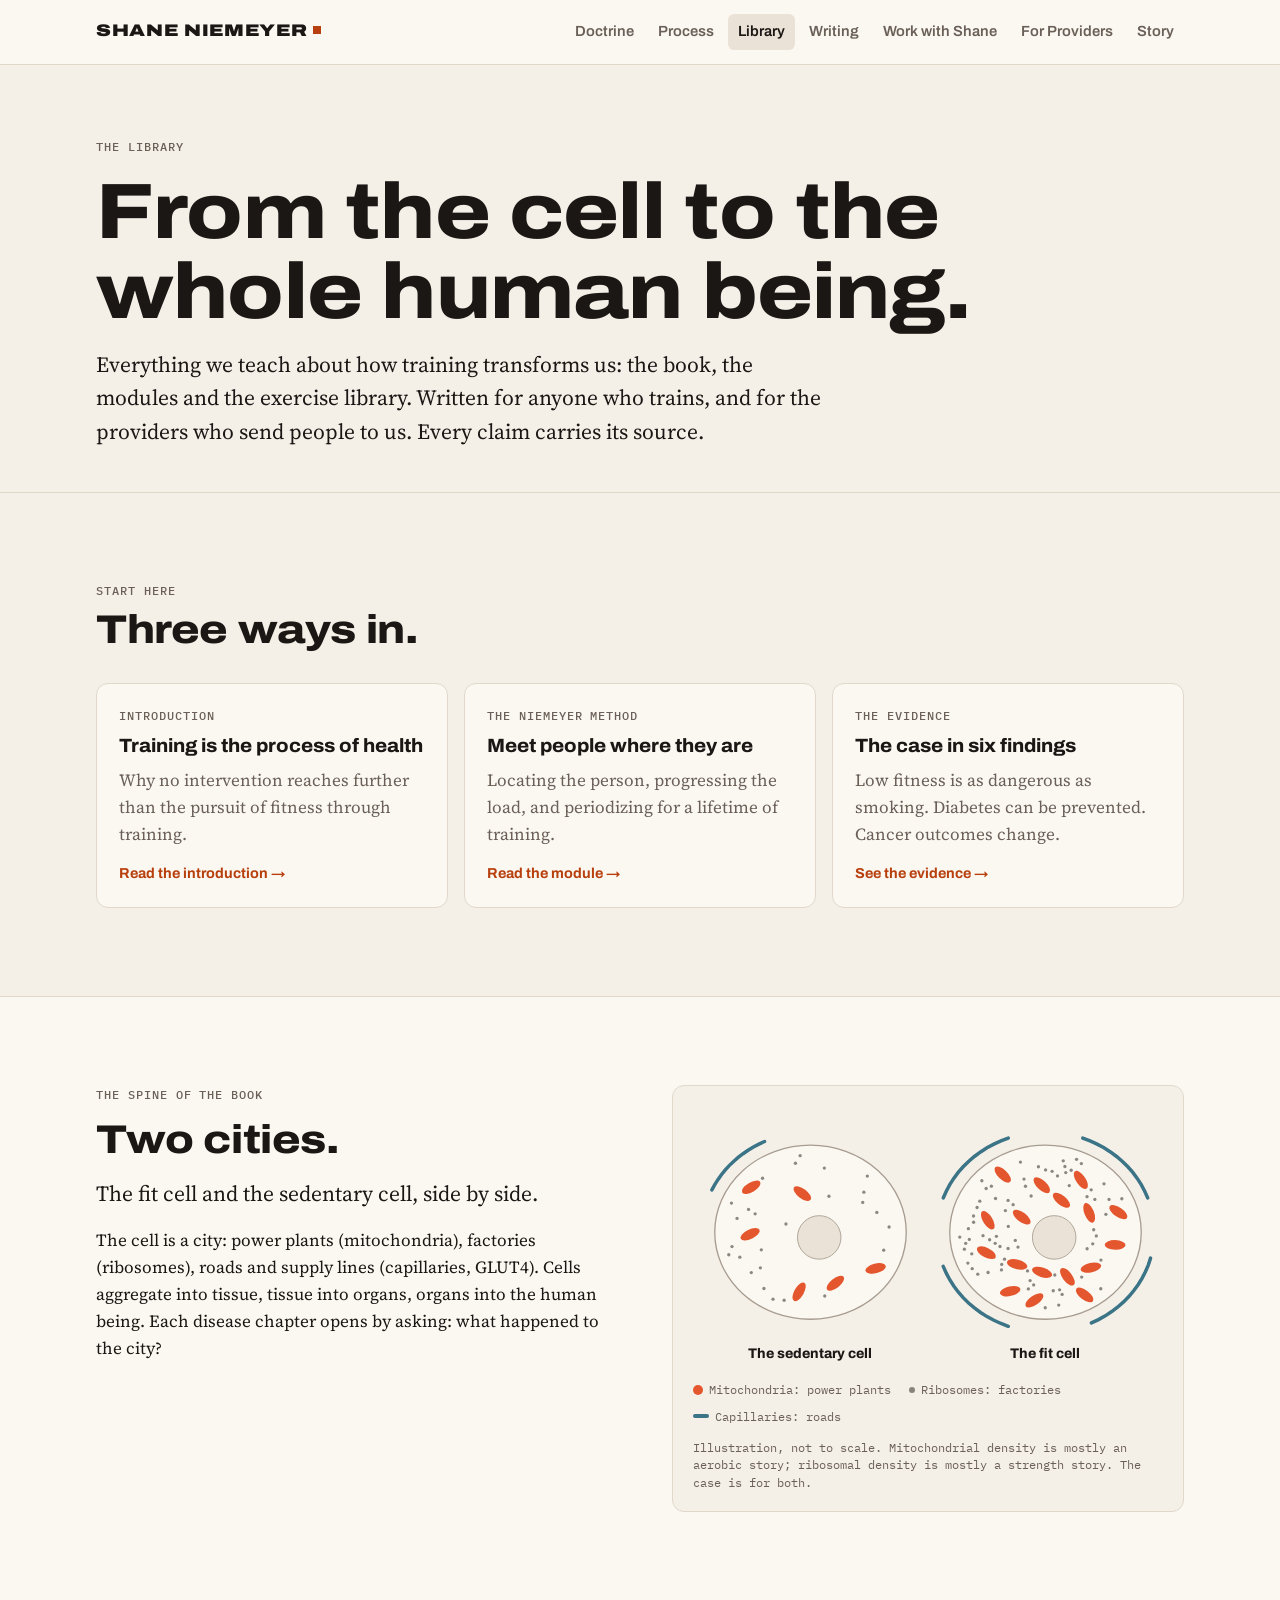
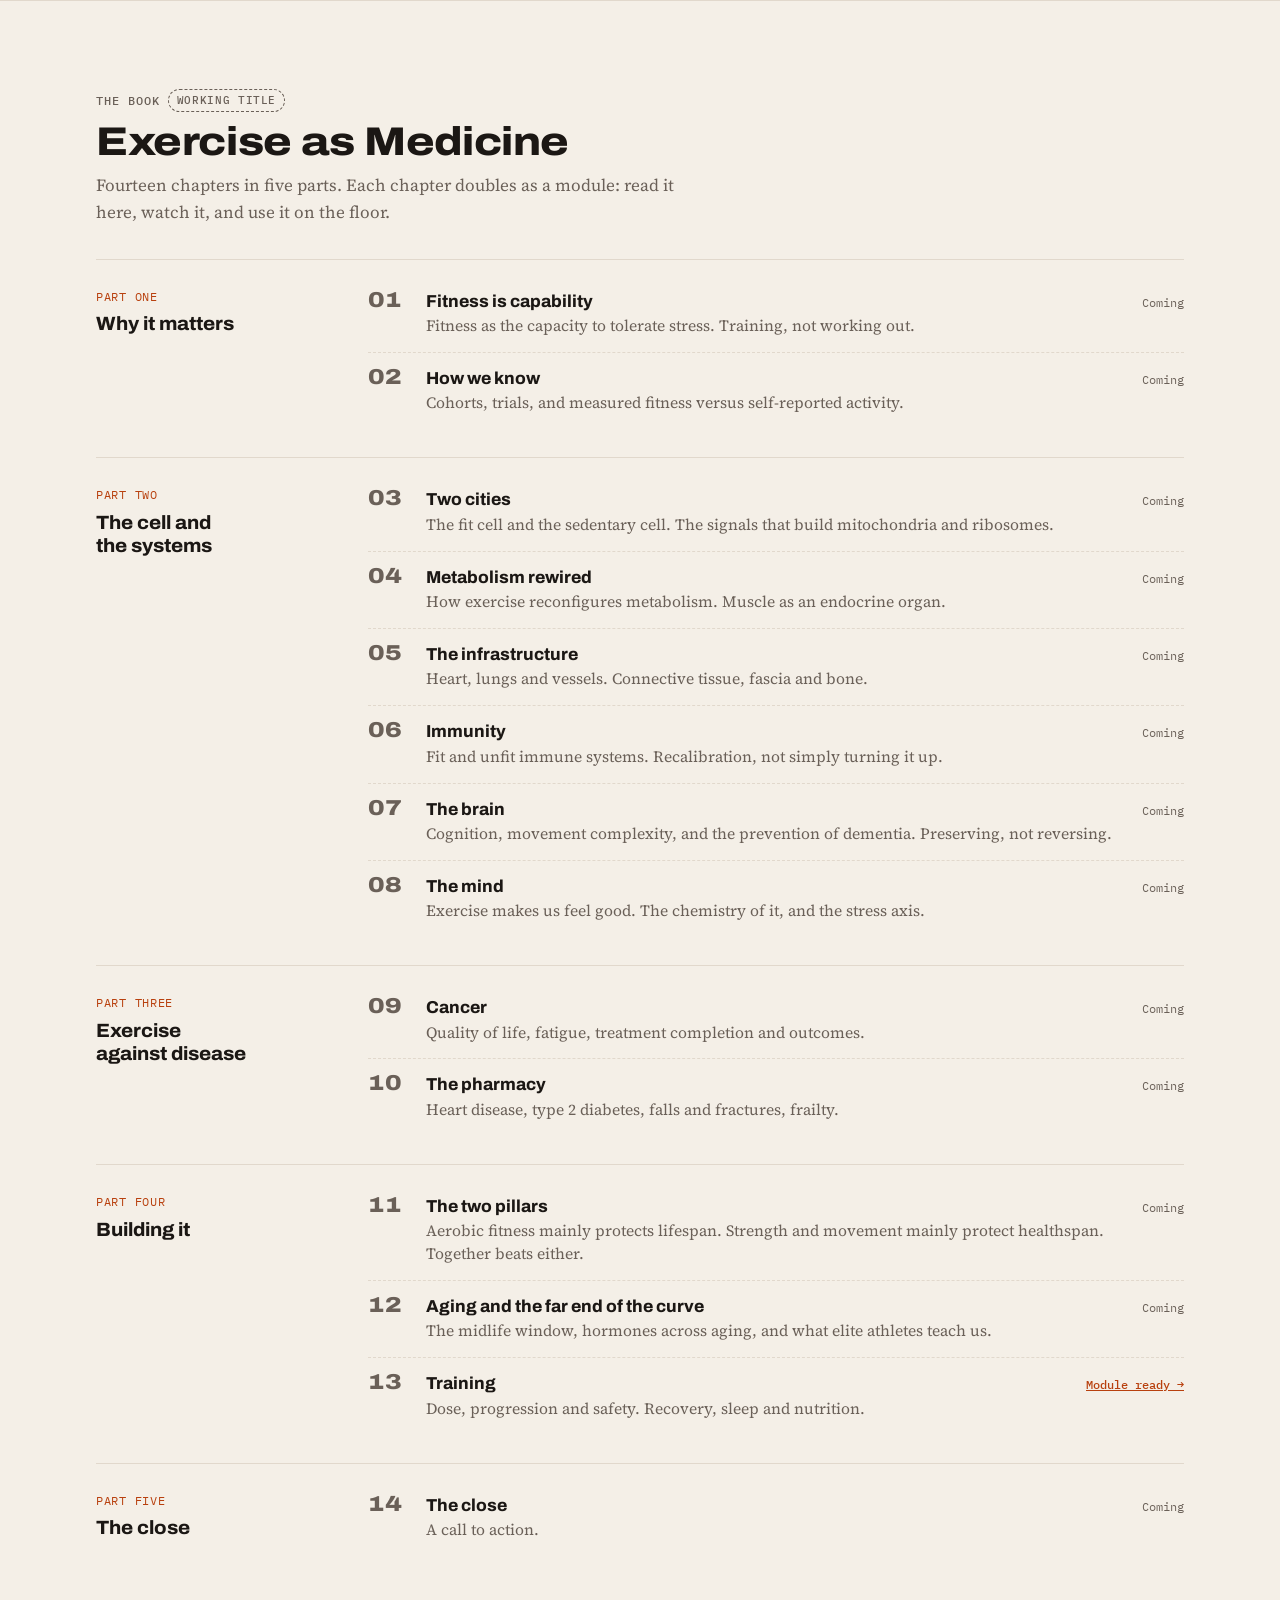
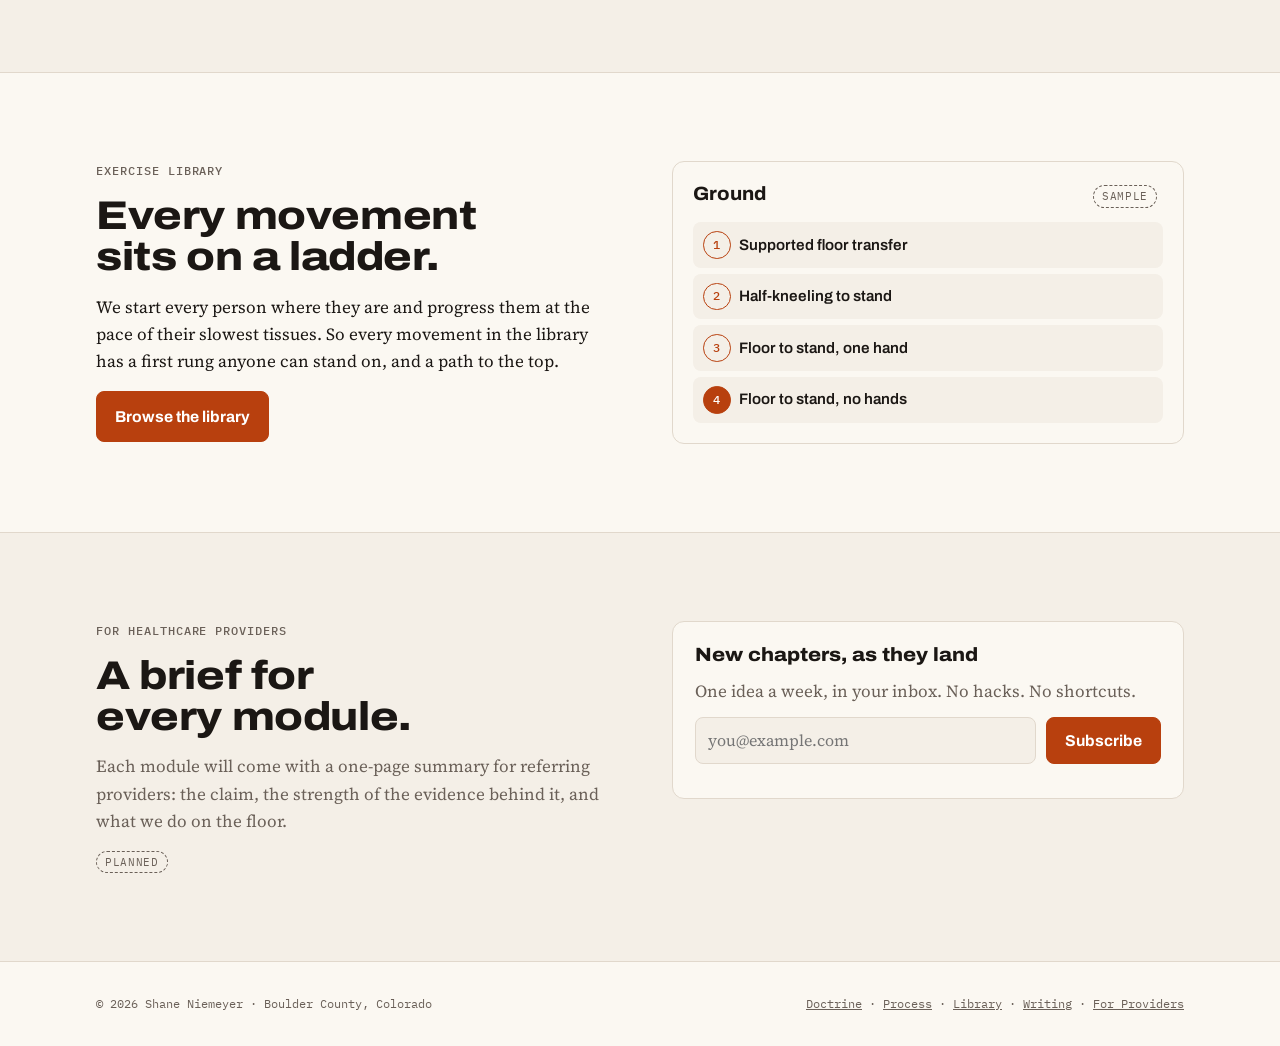
<file: library/index.html>
<!doctype html>
<html lang="en">
<head>
<meta charset="utf-8">
<meta name="viewport" content="width=device-width,initial-scale=1,viewport-fit=cover">
<title>The Library · Shane Niemeyer</title>
<meta name="description" content="From the cell to the whole human being. The book, the modules and the exercise library: how training transforms us, with the evidence behind every claim.">
<link rel="canonical" href="https://shaneniemeyer.com/library/">
<meta property="og:type" content="website">
<meta property="og:site_name" content="Shane Niemeyer">
<meta property="og:title" content="The Library · Shane Niemeyer">
<meta property="og:description" content="From the cell to the whole human being. The book, the modules and the exercise library: how training transforms us, with the evidence behind every claim.">
<meta property="og:url" content="https://shaneniemeyer.com/library/">
<meta property="og:image" content="https://shaneniemeyer.com/share.png">
<meta property="og:image:width" content="1200">
<meta property="og:image:height" content="630">
<meta property="og:image:alt" content="Shane Niemeyer. Training is the process of health.">
<meta name="twitter:card" content="summary_large_image">
<link rel="icon" href="../favicon.svg" type="image/svg+xml">
<link rel="icon" href="../favicon-32.png" sizes="32x32" type="image/png">
<link rel="apple-touch-icon" href="../apple-touch-icon.png">
<meta name="theme-color" content="#14110F">
<style>:root{color-scheme:light;box-sizing:border-box;padding-top:env(safe-area-inset-top,0px);padding-bottom:env(safe-area-inset-bottom,0px)}html{scroll-padding-top:env(safe-area-inset-top,0px)}body{margin:0;padding:0;font:14px -apple-system,BlinkMacSystemFont,sans-serif;background:#fff;color:#000}img{max-width:100%}[hidden]:not([hidden=until-found i]){display:none!important}</style>
<link rel="preconnect" href="https://fonts.googleapis.com">
<link rel="preconnect" href="https://fonts.gstatic.com" crossorigin>
<link rel="stylesheet" href="https://fonts.googleapis.com/css2?family=Archivo:wdth,wght@62..125,400..900&family=IBM+Plex+Mono:wght@400;500&family=Source+Serif+4:opsz,wght@8..60,400;8..60,600&display=swap">
<style>
/* Layout: a training-log site. Heavy expanded grotesk for conviction, serif for Shane's voice, mono for the lab's numbers.
   Recurring device: the intensity-distribution bar (below / between / above threshold). */
:root {
  --ground: #F1F4F6;
  --surface: #FFFFFF;
  --ink: #111C27;
  --muted: #55636F;
  --line: #D5DCE2;
  --chip: #E5EBF1;
  --accent: #1E4FD0;
  --accent-ink: #FFFFFF;
  --cool: #2E7C9B;
  --mid: #9AA6B1;
  --hot: #D4471E;
  --display: "Archivo", "Arial Narrow", system-ui, sans-serif;
  --body: "Source Serif 4", Georgia, "Times New Roman", serif;
  --mono: "IBM Plex Mono", ui-monospace, "SFMono-Regular", Menlo, monospace;
}
@media (prefers-color-scheme: dark) {
  :root:not([data-theme="light"]) {
    --ground: #0C1218; --surface: #131B23; --ink: #E6ECF1; --muted: #93A1AD; --line: #27323C; --chip: #1B2631;
    --accent: #7D9DFF; --accent-ink: #0C1218; --cool: #5DB2D0; --mid: #5F6C78; --hot: #FF7B55;
    color-scheme: dark;
  }
}
:root[data-theme="dark"] {
  --ground: #0C1218; --surface: #131B23; --ink: #E6ECF1; --muted: #93A1AD; --line: #27323C; --chip: #1B2631;
  --accent: #7D9DFF; --accent-ink: #0C1218; --cool: #5DB2D0; --mid: #5F6C78; --hot: #FF7B55;
  color-scheme: dark;
}

* { box-sizing: border-box; }
html { scroll-behavior: smooth; }
@media (prefers-reduced-motion: reduce) { html { scroll-behavior: auto; } }
body {
  background: var(--ground);
  color: var(--ink);
  font-family: var(--body);
  font-size: 1.0625rem;
  line-height: 1.6;
}
body::before {
  content: ""; position: fixed; inset: 0 0 auto; height: env(safe-area-inset-top, 0px);
  z-index: 10; background: var(--surface);
}
a { color: var(--accent); }
a:focus-visible, button:focus-visible, input:focus-visible, select:focus-visible, textarea:focus-visible {
  outline: 2px solid var(--accent); outline-offset: 3px;
}
.wrap {
  max-width: 1120px; margin: 0 auto;
  padding-left: max(16px, env(safe-area-inset-left, 0px));
  padding-right: max(16px, env(safe-area-inset-right, 0px));
}
.measure { max-width: 66ch; }

/* type */
h1, h2, h3, .display {
  font-family: var(--display); font-stretch: 115%; font-weight: 800;
  line-height: 1.02; letter-spacing: -0.01em; text-wrap: balance; margin: 0;
}
h1 { font-size: clamp(2.5rem, 6.4vw, 4.9rem); }
h2 { font-size: clamp(1.7rem, 3.4vw, 2.5rem); }
h3 { font-size: 1.2rem; font-stretch: 105%; font-weight: 750; line-height: 1.2; letter-spacing: 0; }
p { margin: 0; }
.lead { font-size: clamp(1.15rem, 1.9vw, 1.35rem); line-height: 1.55; color: var(--ink); }
.muted { color: var(--muted); }
.eyebrow {
  font-family: var(--mono); font-size: 0.75rem; font-weight: 500;
  letter-spacing: 0.08em; text-transform: uppercase; color: var(--muted);
}
.stack { display: grid; gap: 1rem; }
.stack-lg { display: grid; gap: 1.75rem; }

/* preview banner + header */
.preview {
  background: var(--chip); color: var(--muted);
  font-family: var(--mono); font-size: 0.75rem; letter-spacing: 0.02em;
}
.preview .wrap { padding-block: 8px; }
header.site {
  position: sticky; top: env(safe-area-inset-top, 0px); z-index: 9;
  background: var(--surface); border-bottom: 1px solid var(--line);
}
header.site .wrap {
  display: flex; align-items: center; justify-content: space-between; gap: 1rem;
  padding-block: 14px; flex-wrap: wrap;
}
.brand {
  font-family: var(--display); font-stretch: 125%; font-weight: 900; font-size: 1.05rem;
  letter-spacing: 0.02em; text-transform: uppercase; color: var(--ink); text-decoration: none;
}
nav.primary { min-width: 0; overflow-x: auto; }
nav.primary ul { list-style: none; margin: 0; padding: 0; display: flex; gap: 0.25rem; }
nav.primary a {
  display: block; padding: 6px 10px; border-radius: 6px; white-space: nowrap;
  font-family: var(--display); font-weight: 600; font-size: 0.92rem; color: var(--muted); text-decoration: none;
}
nav.primary a:hover { color: var(--ink); background: var(--chip); }
nav.primary a[aria-current="page"] { color: var(--ink); background: var(--chip); }

.menu-btn { display: none; }
@media (max-width: 760px) {
  header.site .wrap { flex-wrap: nowrap; }
  .menu-btn {
    display: inline-flex; align-items: center; gap: 0.5rem; padding: 8px 12px; border-radius: 6px;
    font-family: var(--display); font-weight: 700; font-size: 0.92rem; color: var(--ink);
    background: var(--chip); border: 0; cursor: pointer;
  }
  .menu-btn::after { content: ""; width: 12px; height: 8px; background: currentColor;
    clip-path: polygon(0 0, 100% 0, 50% 100%); transition: transform .2s; }
  .menu-btn[aria-expanded="true"]::after { transform: rotate(180deg); }
  nav.primary { display: none; position: absolute; left: 0; right: 0; top: 100%;
    background: var(--surface); border-bottom: 1px solid var(--line); overflow: visible; }
  header.site.open nav.primary { display: block; }
  nav.primary ul { flex-direction: column; gap: 0; padding: 8px max(16px, env(safe-area-inset-left, 0px)) 16px; }
  nav.primary a { padding: 12px 10px; font-size: 1.05rem; border-radius: 6px; }
}

/* buttons */
.actions { display: flex; flex-wrap: wrap; gap: 0.75rem; }
.btn {
  display: inline-flex; align-items: center; gap: 0.5rem; padding: 12px 18px; border-radius: 8px;
  font-family: var(--display); font-weight: 700; font-size: 0.98rem; text-decoration: none;
  border: 1.5px solid var(--accent); cursor: pointer;
}
.btn.primary { background: var(--accent); color: var(--accent-ink); }
.btn.ghost { background: transparent; color: var(--accent); }
.btn:hover { filter: brightness(1.06); }

/* sections */
.band { padding-block: clamp(48px, 7vw, 88px); }
.band + .band { border-top: 1px solid var(--line); }
.band.surface { background: var(--surface); }
.section-head { display: grid; gap: 0.6rem; margin-bottom: 2rem; }

/* hero */
.hero { padding-block: clamp(40px, 7vw, 84px) clamp(40px, 6vw, 72px); }
.hero .grid { display: grid; grid-template-columns: minmax(0, 1fr); gap: clamp(28px, 5vw, 64px); align-items: center; }
.hero .copy { display: grid; gap: 1.4rem; min-width: 0; }
@media (max-width: 860px) { .hero .grid { grid-template-columns: 1fr; } }

/* intensity distribution panel */
.dist {
  background: var(--surface); border: 1px solid var(--line); border-radius: 12px;
  padding: 22px; display: grid; gap: 18px; min-width: 0;
}
.dist-row { display: grid; gap: 8px; }
.dist-row .label { display: flex; justify-content: space-between; gap: 1rem; font-family: var(--mono); font-size: 0.78rem; color: var(--muted); }
.dist-row .label strong { color: var(--ink); font-weight: 500; }
.bar { display: flex; height: 34px; border-radius: 6px; overflow: hidden; background: var(--chip); }
.bar span { display: block; height: 100%; }
.bar .b { background: var(--cool); }
.bar .m { background: var(--mid); }
.bar .a { background: var(--hot); }
.key { display: flex; flex-wrap: wrap; gap: 0.5rem 1.1rem; font-family: var(--mono); font-size: 0.74rem; color: var(--muted); }
.key i { display: inline-block; width: 10px; height: 10px; border-radius: 2px; margin-right: 6px; vertical-align: -1px; }
.figure-note { font-family: var(--mono); font-size: 0.72rem; line-height: 1.5; color: var(--muted); }
.tabnum { font-variant-numeric: tabular-nums; }

/* quote */
.quote { display: grid; gap: 1.25rem; max-width: 46rem; }
.quote blockquote {
  margin: 0; font-family: var(--display); font-stretch: 110%; font-weight: 700;
  font-size: clamp(1.6rem, 3.6vw, 2.6rem); line-height: 1.12; text-wrap: balance;
}
.quote cite { font-style: normal; font-family: var(--mono); font-size: 0.78rem; color: var(--muted); letter-spacing: 0.06em; text-transform: uppercase; }

/* record row */
.record { display: grid; grid-template-columns: repeat(4, minmax(0, 1fr)); border-top: 2px solid var(--ink); }
.record > div { padding: 18px 16px 4px 0; display: grid; gap: 4px; align-content: start; }
.record .num { font-family: var(--display); font-stretch: 120%; font-weight: 850; font-size: clamp(1.7rem, 3.4vw, 2.5rem); line-height: 1; font-variant-numeric: tabular-nums; }
.record .what { font-family: var(--mono); font-size: 0.76rem; color: var(--muted); line-height: 1.45; }
@media (max-width: 720px) { .record { grid-template-columns: repeat(2, minmax(0, 1fr)); row-gap: 8px; } }

/* principle list */
.principles { display: grid; grid-template-columns: repeat(2, minmax(0, 1fr)); gap: 0 clamp(24px, 4vw, 56px); }
.principles article { padding-block: 22px; border-top: 1px solid var(--line); display: grid; gap: 0.5rem; min-width: 0; }
@media (max-width: 760px) { .principles { grid-template-columns: 1fr; } }

/* ways in */
.ways { display: grid; grid-template-columns: repeat(4, minmax(0, 1fr)); gap: 16px; }
.ways a {
  display: grid; gap: 0.5rem; align-content: start; padding: 20px; border-radius: 10px;
  background: var(--surface); border: 1px solid var(--line); color: var(--ink); text-decoration: none; min-width: 0;
}
.ways a:hover { border-color: var(--accent); }
.ways .go { font-family: var(--display); font-weight: 700; font-size: 0.9rem; color: var(--accent); margin-top: 0.25rem; }
@media (max-width: 900px) { .ways { grid-template-columns: repeat(2, minmax(0, 1fr)); } }
@media (max-width: 480px) { .ways { grid-template-columns: 1fr; } }

/* split rows */
.split { display: grid; grid-template-columns: minmax(0, 1fr) minmax(0, 1fr); gap: clamp(24px, 5vw, 64px); align-items: start; }
@media (max-width: 820px) { .split { grid-template-columns: 1fr; } }

/* page header for inner views */
.page-head { padding-block: clamp(40px, 6vw, 72px) clamp(28px, 4vw, 44px); border-bottom: 1px solid var(--line); }
.page-head .wrap { display: grid; gap: 1rem; }

/* process timeline */
.timeline { display: grid; gap: 0; }
.step { display: grid; grid-template-columns: 11rem minmax(0, 1fr); gap: clamp(16px, 4vw, 48px); padding-block: 34px; border-top: 1px solid var(--line); }
.step .when { font-family: var(--mono); font-size: 0.78rem; letter-spacing: 0.06em; text-transform: uppercase; color: var(--accent); padding-top: 6px; }
.step .body { display: grid; gap: 0.9rem; min-width: 0; }
.step ul { margin: 0; padding-left: 1.2rem; display: grid; gap: 0.25rem; }
@media (max-width: 720px) { .step { grid-template-columns: 1fr; gap: 10px; } }
.pull {
  font-family: var(--display); font-stretch: 110%; font-weight: 750; font-size: 1.3rem; line-height: 1.25;
  padding-left: 16px; border-left: 3px solid var(--accent);
}
.weekly { display: grid; grid-template-columns: repeat(3, minmax(0, 1fr)); gap: 12px; }
.weekly div { background: var(--surface); border: 1px solid var(--line); border-radius: 8px; padding: 14px; display: grid; gap: 4px; }
.weekly .v { font-family: var(--display); font-stretch: 115%; font-weight: 800; font-size: 1.35rem; line-height: 1.1; }
.weekly .k { font-family: var(--mono); font-size: 0.74rem; color: var(--muted); line-height: 1.4; }
@media (max-width: 560px) { .weekly { grid-template-columns: 1fr; } }

/* evidence */
.claims { display: grid; gap: 0; }
.claim { display: grid; grid-template-columns: 9.5rem minmax(0, 1fr); gap: clamp(16px, 4vw, 40px); padding-block: 26px; border-top: 1px solid var(--line); }
.claim .figure { font-family: var(--display); font-stretch: 120%; font-weight: 850; font-size: clamp(2rem, 4vw, 2.8rem); line-height: 1; font-variant-numeric: tabular-nums; }
.claim .text { display: grid; gap: 0.5rem; min-width: 0; }
.cite-line { font-family: var(--mono); font-size: 0.75rem; color: var(--muted); line-height: 1.5; }
.tag {
  display: inline-block; font-family: var(--mono); font-size: 0.68rem; letter-spacing: 0.06em; text-transform: uppercase;
  padding: 2px 8px; border-radius: 999px; background: var(--chip); color: var(--ink); margin-right: 6px; vertical-align: 1px;
}
.tag.draft { background: transparent; border: 1px dashed var(--muted); color: var(--muted); }
@media (max-width: 640px) { .claim { grid-template-columns: 1fr; gap: 8px; } }
.chapters { list-style: none; padding: 0; margin: 0; display: grid; grid-template-columns: repeat(2, minmax(0, 1fr)); gap: 0 40px; }
.chapters li { display: flex; justify-content: space-between; gap: 1rem; padding-block: 12px; border-top: 1px solid var(--line); font-family: var(--display); font-weight: 600; min-width: 0; }
.chapters li span:last-child { font-family: var(--mono); font-weight: 400; font-size: 0.74rem; color: var(--muted); white-space: nowrap; padding-top: 3px; }
@media (max-width: 680px) { .chapters { grid-template-columns: 1fr; } }

/* offers */
.offers { display: grid; grid-template-columns: repeat(2, minmax(0, 1fr)); gap: 16px; }
.offer { background: var(--surface); border: 1px solid var(--line); border-radius: 12px; padding: 24px; display: grid; gap: 0.75rem; align-content: start; min-width: 0; }
.offer ul { margin: 0; padding-left: 1.2rem; display: grid; gap: 0.2rem; }
@media (max-width: 760px) { .offers { grid-template-columns: 1fr; } }

/* form */
form.contact { display: grid; gap: 14px; background: var(--surface); border: 1px solid var(--line); border-radius: 12px; padding: 24px; }
.field { display: grid; gap: 6px; }
.field label { font-family: var(--display); font-weight: 650; font-size: 0.92rem; }
.field input, .field select, .field textarea {
  font: inherit; font-size: 1rem; color: var(--ink); background: var(--ground);
  border: 1px solid var(--line); border-radius: 8px; padding: 10px 12px; width: 100%;
}
.field textarea { min-height: 7rem; resize: vertical; }
.two { display: grid; grid-template-columns: minmax(0, 1fr) minmax(0, 1fr); gap: 14px; }
@media (max-width: 560px) { .two { grid-template-columns: 1fr; } }
.form-status { font-family: var(--mono); font-size: 0.8rem; color: var(--muted); }

/* providers */
.checklist { list-style: none; margin: 0; padding: 0; display: grid; gap: 0; }
.checklist li { padding-block: 14px; border-top: 1px solid var(--line); display: grid; gap: 4px; }
.checklist li strong { font-family: var(--display); font-weight: 700; }

/* start-here ramp */
.ramp { display: grid; grid-template-columns: repeat(3, minmax(0, 1fr)); gap: 14px; }
.ramp div { border-top: 3px solid var(--accent); padding-top: 10px; display: grid; gap: 4px; align-content: start; }
.ramp .t { font-family: var(--mono); font-size: 0.74rem; letter-spacing: 0.06em; text-transform: uppercase; color: var(--accent); }
.ramp p { font-family: var(--display); font-weight: 650; font-size: 1.02rem; line-height: 1.3; }
@media (max-width: 560px) { .ramp { grid-template-columns: 1fr; } }

/* client stories */
.stories { display: grid; grid-template-columns: repeat(3, minmax(0, 1fr)); gap: 16px; }
.story-card { background: var(--ground); border: 1px solid var(--line); border-radius: 12px; padding: 24px; display: grid; gap: 1rem; align-content: start; min-width: 0; }
.arc { list-style: none; margin: 0; padding: 0 0 0 18px; display: grid; gap: 12px; border-left: 2px solid var(--line); }
.arc li { position: relative; display: grid; gap: 2px; font-size: 0.98rem; line-height: 1.5; }
.arc li::before { content: ""; position: absolute; left: -25px; top: 0.3em; width: 12px; height: 12px; border-radius: 50%; background: var(--ground); border: 2px solid var(--accent); }
.arc li:last-child::before { background: var(--accent); }
.arc .t { font-family: var(--mono); font-size: 0.72rem; letter-spacing: 0.06em; text-transform: uppercase; color: var(--muted); }
.said { font-family: var(--display); font-stretch: 105%; font-weight: 700; font-size: 1.08rem; line-height: 1.3; padding-top: 0.9rem; border-top: 1px solid var(--line); }
@media (max-width: 920px) { .stories { grid-template-columns: 1fr; } }

/* writing */
.split-wide { display: grid; grid-template-columns: minmax(0, 2fr) minmax(0, 1fr); gap: clamp(24px, 5vw, 56px); align-items: start; }
.split-wide aside { position: sticky; top: calc(env(safe-area-inset-top, 0px) + 84px); }
@media (max-width: 860px) { .split-wide { grid-template-columns: 1fr; } .split-wide aside { position: static; } }
.posts { list-style: none; margin: 0; padding: 0; display: grid; }
.posts li { border-top: 1px solid var(--line); }
.post-item { display: grid; grid-template-columns: 8.5rem minmax(0, 1fr) auto; gap: 8px 28px; padding-block: 22px; color: var(--ink); text-decoration: none; align-items: baseline; }
a.post-item:hover h3 { color: var(--accent); }
.post-item .meta { font-family: var(--mono); font-size: 0.72rem; letter-spacing: 0.06em; text-transform: uppercase; color: var(--muted); }
.post-item .text { display: grid; gap: 4px; min-width: 0; }
.post-item .state { font-family: var(--mono); font-size: 0.74rem; color: var(--muted); white-space: nowrap; }
.post-item.upcoming h3 { color: var(--muted); }
@media (max-width: 680px) { .post-item { grid-template-columns: 1fr; gap: 6px; } }
.latest { display: grid; gap: 0.5rem; padding: 22px; border-radius: 12px; background: var(--surface); border: 1px solid var(--line); color: var(--ink); text-decoration: none; }
.latest:hover { border-color: var(--accent); }
.latest .go { font-family: var(--display); font-weight: 700; font-size: 0.9rem; color: var(--accent); }
.subscribe { background: var(--surface); border: 1px solid var(--line); border-radius: 12px; padding: 22px; display: grid; gap: 12px; }
.sub-title { font-family: var(--display); font-stretch: 110%; font-weight: 800; font-size: 1.2rem; line-height: 1.15; }
.sub-row { display: flex; flex-wrap: wrap; gap: 10px; }
.sub-row input { flex: 1 1 13rem; min-width: 0; font: inherit; font-size: 1rem; color: var(--ink); background: var(--ground); border: 1px solid var(--line); border-radius: 8px; padding: 10px 12px; }
.sr { position: absolute; width: 1px; height: 1px; overflow: hidden; clip: rect(0 0 0 0); white-space: nowrap; }

/* article */
.wrap.narrow { max-width: 760px; }
.back { font-family: var(--display); font-weight: 650; font-size: 0.92rem; text-decoration: none; }
.post-body { display: grid; gap: 1.15rem; font-size: 1.12rem; line-height: 1.7; }
.post-body h2 { font-size: clamp(1.4rem, 2.6vw, 1.85rem); margin-top: 1.4rem; }
.post-body ul { margin: 0; padding-left: 1.3rem; display: grid; gap: 0.4rem; }
.post-body .pull { font-size: 1.4rem; }
.sources { display: grid; gap: 6px; padding-top: 1.25rem; margin-top: 1rem; border-top: 1px solid var(--line); }
.sources p { font-family: var(--mono); font-size: 0.76rem; line-height: 1.55; color: var(--muted); }

/* ---------- library ---------- */
.shelf { display: grid; grid-template-columns: repeat(3, minmax(0, 1fr)); gap: 16px; }
.shelf > a, .shelf > .card {
  display: grid; gap: 0.6rem; align-content: start; padding: 22px; border-radius: 12px;
  background: var(--surface); border: 1px solid var(--line); color: var(--ink); text-decoration: none; min-width: 0;
}
.band.surface .shelf > a, .band.surface .shelf > .card { background: var(--ground); }
.shelf > a:hover { border-color: var(--accent); }
.shelf .go { font-family: var(--display); font-weight: 700; font-size: 0.9rem; color: var(--accent); margin-top: 0.25rem; }
@media (max-width: 900px) { .shelf { grid-template-columns: 1fr; } }

.figure-box { margin: 0; background: var(--surface); border: 1px solid var(--line); border-radius: 12px; padding: 20px; display: grid; gap: 12px; min-width: 0; }
.band.surface .figure-box { background: var(--ground); }
.figure-box svg { width: 100%; height: auto; display: block; }

/* two cities illustration */
.c-cell { fill: var(--surface); stroke: var(--mid); stroke-width: 1.5; }
.band.surface .c-cell { fill: var(--surface); }
.c-nuc { fill: var(--chip); stroke: var(--mid); stroke-width: 1; }
.c-mito { fill: var(--hot); }
.c-ribo { fill: var(--ink); opacity: 0.5; }
.c-cap { fill: none; stroke: var(--cool); stroke-width: 4; stroke-linecap: round; }
.c-label { fill: var(--ink); font-family: var(--display); font-weight: 750; font-size: 16px; }
.c-key { fill: var(--muted); font-family: var(--mono); font-size: 11px; }

/* book parts */
.parts { display: grid; }
.part { display: grid; grid-template-columns: 14rem minmax(0, 1fr); gap: clamp(16px, 4vw, 48px); padding-block: 28px; border-top: 1px solid var(--line); }
.part-name { display: grid; gap: 6px; align-content: start; }
.part-name .n { font-family: var(--mono); font-size: 0.74rem; letter-spacing: 0.06em; text-transform: uppercase; color: var(--accent); }
.part-name h3 { font-size: 1.2rem; }
.ch-list { list-style: none; margin: 0; padding: 0; display: grid; }
.ch { display: grid; grid-template-columns: 2.6rem minmax(0, 1fr) auto; gap: 4px 16px; padding-block: 14px; border-top: 1px dashed var(--line); align-items: baseline; }
.ch:first-child { border-top: 0; padding-top: 2px; }
.ch .num { font-family: var(--display); font-stretch: 120%; font-weight: 850; font-size: 1.35rem; line-height: 1; font-variant-numeric: tabular-nums; color: var(--muted); }
.ch .t { display: grid; gap: 3px; min-width: 0; }
.ch .t strong { font-family: var(--display); font-weight: 750; font-size: 1.08rem; line-height: 1.25; }
.ch .t span { color: var(--muted); font-size: 0.98rem; line-height: 1.45; }
.ch .s { font-family: var(--mono); font-size: 0.72rem; color: var(--muted); white-space: nowrap; }
.ch a.s { color: var(--accent); font-weight: 500; }
@media (max-width: 720px) {
  .part { grid-template-columns: 1fr; gap: 12px; }
  .ch { grid-template-columns: 2.2rem minmax(0, 1fr); }
  .ch .s { grid-column: 2; }
}

/* ---------- module (long read) ---------- */
.module-meta { display: flex; flex-wrap: wrap; gap: 0.4rem 1.4rem; font-family: var(--mono); font-size: 0.76rem; color: var(--muted); }
.module .post-body { min-width: 0; }
.module .post-body h2 { scroll-margin-top: 90px; }
.post-body a.c { color: var(--accent); text-decoration-thickness: 1px; text-underline-offset: 2px; white-space: nowrap; }
.post-body ol { margin: 0; padding-left: 1.4rem; display: grid; gap: 0.5rem; }
.toc { display: grid; gap: 14px; align-content: start; }
.toc-box { background: var(--surface); border: 1px solid var(--line); border-radius: 12px; padding: 20px; display: grid; gap: 10px; }
.toc-box ol { margin: 0; padding-left: 1.3rem; display: grid; gap: 0.45rem; font-family: var(--display); font-weight: 600; font-size: 0.94rem; line-height: 1.3; }
.toc-box ol a { color: var(--ink); text-decoration: none; }
.toc-box ol a:hover { color: var(--accent); }
.formats { list-style: none; margin: 0; padding: 0; display: grid; }
.formats li { display: flex; justify-content: space-between; gap: 1rem; padding-block: 9px; border-top: 1px solid var(--line); font-family: var(--display); font-weight: 600; font-size: 0.92rem; }
.formats li:first-child { border-top: 0; padding-top: 0; }
.formats li span:last-child { font-family: var(--mono); font-weight: 400; font-size: 0.72rem; color: var(--muted); padding-top: 2px; }
.formats li.on span:last-child { color: var(--accent); }
@media (max-width: 860px) { .toc .toc-box.contents { display: none; } }

/* method loop */
.l-box { fill: none; stroke: var(--mid); stroke-width: 1.25; }
.l-box.main { fill: var(--chip); stroke: var(--accent); stroke-width: 2; }
.l-edge { fill: none; stroke: var(--mid); stroke-width: 1.25; }
.l-head { fill: var(--mid); }
.l-t { fill: var(--ink); font-family: var(--display); font-weight: 750; font-size: 15px; }
.l-s { fill: var(--muted); font-family: var(--mono); font-size: 11px; }
.post-body .loop-list { display: none; margin: 0; padding-left: 1.3rem; }
.loop-list li { font-size: 1rem; }
@media (max-width: 600px) { .loop svg { display: none; } .post-body .loop-list { display: grid; gap: 0.4rem; } }

/* tissue clock */
.trow { display: grid; grid-template-columns: 11.5rem minmax(0, 1fr) 8rem; gap: 10px 14px; align-items: center; }
.trow .tl { font-family: var(--display); font-weight: 650; font-size: 0.95rem; line-height: 1.25; }
.trow .tv { font-family: var(--mono); font-size: 0.76rem; color: var(--muted); }
.tbar { height: 22px; border-radius: 5px; background: var(--chip); overflow: hidden; }
.tbar span { display: block; height: 100%; border-radius: 5px; }
@media (max-width: 600px) { .trow { grid-template-columns: 1fr auto; } .trow .tbar { grid-column: 1 / -1; grid-row: 2; } }

.next-card { display: grid; gap: 0.4rem; padding: 22px; border-radius: 12px; background: var(--surface); border: 1px solid var(--line); color: var(--ink); text-decoration: none; }
.next-card:hover { border-color: var(--accent); }
.next-card .go { font-family: var(--display); font-weight: 700; font-size: 0.9rem; color: var(--accent); }

/* ---------- exercise library ---------- */
.chips { display: flex; flex-wrap: wrap; gap: 8px; }
.chips button {
  font-family: var(--display); font-weight: 650; font-size: 0.9rem; color: var(--muted);
  background: var(--surface); border: 1px solid var(--line); border-radius: 999px; padding: 7px 14px; cursor: pointer;
}
.chips button:hover { color: var(--ink); border-color: var(--mid); }
.chips button[aria-pressed="true"] { background: var(--ink); color: var(--surface); border-color: var(--ink); }
.ladders { display: grid; grid-template-columns: repeat(3, minmax(0, 1fr)); gap: 16px; }
.ladder { background: var(--surface); border: 1px solid var(--line); border-radius: 12px; padding: 20px; display: grid; gap: 14px; align-content: start; min-width: 0; }
.ladder[hidden] { display: none; }
.ladder header { display: flex; justify-content: space-between; align-items: baseline; gap: 1rem; }
.rungs { list-style: none; margin: 0; padding: 0; display: grid; gap: 6px; counter-reset: rung; }
.rungs li {
  counter-increment: rung; display: grid; grid-template-columns: 1.6rem minmax(0, 1fr); gap: 10px; align-items: center;
  padding: 9px 10px; border-radius: 8px; background: var(--ground); font-family: var(--display); font-weight: 600; font-size: 0.95rem; line-height: 1.25;
}
.rungs li::before {
  content: counter(rung); display: grid; place-items: center; width: 1.6rem; height: 1.6rem; border-radius: 50%;
  font-family: var(--mono); font-size: 0.72rem; font-weight: 500; color: var(--accent); border: 1.5px solid var(--accent);
}
.feature .rungs li, .band:not(.surface) > .wrap > .ladder .rungs li { background: var(--surface); border: 1px solid var(--line); }
.rungs li:last-child::before { background: var(--accent); color: var(--accent-ink); }
@media (max-width: 960px) { .ladders { grid-template-columns: repeat(2, minmax(0, 1fr)); } }
@media (max-width: 600px) { .ladders { grid-template-columns: 1fr; } }

.feature { display: grid; grid-template-columns: minmax(0, 1.1fr) minmax(0, 1fr); gap: clamp(20px, 4vw, 48px); align-items: start; }
@media (max-width: 860px) { .feature { grid-template-columns: 1fr; } }
.video {
  aspect-ratio: 16 / 9; border-radius: 12px; background: var(--ink); color: var(--surface);
  display: grid; place-items: center; align-content: center; gap: 10px; text-align: center; padding: 16px;
}
.video .play { width: 56px; height: 56px; border-radius: 50%; border: 2px solid currentColor; display: grid; place-items: center; opacity: 0.85; }
.video .play::after { content: ""; border-left: 16px solid currentColor; border-top: 10px solid transparent; border-bottom: 10px solid transparent; margin-left: 4px; }
.video span { font-family: var(--mono); font-size: 0.76rem; letter-spacing: 0.06em; text-transform: uppercase; opacity: 0.8; }
.note-box { border: 1px dashed var(--mid); border-radius: 10px; padding: 14px 16px; display: grid; gap: 4px; }

/* footer */
footer.site { background: var(--surface); border-top: 1px solid var(--line); }
footer.site .wrap { padding-block: 32px; display: flex; flex-wrap: wrap; justify-content: space-between; gap: 1rem; font-family: var(--mono); font-size: 0.78rem; color: var(--muted); }
footer.site a { color: var(--muted); }
</style>
<style>
/* Ember theme: warm paper for reading, near-black for the big moments, ember as the one accent.
   Layered over the base styles; only colors, a few sizes and the .moment sections change. */
:root, :root[data-theme="light"] {
  --ground: #F4EFE7;
  --surface: #FBF8F2;
  --ink: #1B1714;
  --muted: #6A6058;
  --line: #E1D8CC;
  --chip: #EAE2D6;
  --accent: #B8400E;
  --accent-ink: #FFFFFF;
  --cool: #3A7486;
  --mid: #A79C90;
  --hot: #E4572E;
  --night: #14110F;
}
@media (prefers-color-scheme: dark) {
  :root:not([data-theme="light"]) {
    --ground: #12100E; --surface: #1A1714; --ink: #EEE7DE; --muted: #A69A8E; --line: #2C2621; --chip: #231E1A;
    --accent: #F0703F; --accent-ink: #12100E; --cool: #5FA3B5; --mid: #6E645B; --hot: #F0703F; --night: #0A0908;
  }
}

/* the moments: hero, "Set it down", the story */
.moment {
  --ground: var(--night); --surface: var(--night);
  --ink: #F3EEE7; --muted: #B3A699; --line: #2E2823; --chip: #241F1B;
  --accent: #F0703F; --accent-ink: #14110F;
  background: var(--night) !important; color: var(--ink);
  border-top: 0 !important;
}
.moment + .band { border-top: 0; }
.moment .eyebrow { color: var(--accent); display: inline-flex; align-items: center; gap: 12px; }
.moment .eyebrow::before { content: ""; width: 36px; height: 3px; background: var(--accent); flex: none; }
.moment .btn.ghost { color: var(--ink); border-color: #5A4F46; }
.moment .btn.ghost:hover { border-color: var(--ink); filter: none; }

.hero.moment { padding-block: clamp(64px, 11vw, 148px) clamp(56px, 9vw, 120px); }
.hero.moment h1 { font-size: clamp(2.9rem, 8vw, 6.4rem); font-stretch: 120%; letter-spacing: -0.02em; }
.hero.moment .lead { color: #D9D0C5; }

.band.moment h2 { font-size: clamp(2.2rem, 5vw, 3.6rem); }

/* the proverb: let it breathe */
.quote blockquote { font-size: clamp(2rem, 4.6vw, 3.4rem); }

/* header and footer sit on paper */
header.site { background: var(--surface); }
.brand { letter-spacing: 0.04em; }
.brand::after { content: ""; display: inline-block; width: 8px; height: 8px; margin-left: 6px; background: var(--accent); vertical-align: 2px; }
.record { border-top-color: var(--accent); }
.btn.primary:hover { filter: brightness(1.08); }

</style>
</head>
<body>
<header class="site">
  <div class="wrap">
    <a class="brand" href="../">Shane Niemeyer</a>
    <button class="menu-btn" type="button" aria-expanded="false" aria-controls="main-nav">Menu</button>
    <nav class="primary" id="main-nav" aria-label="Main">
      <ul>
        <li><a href="../doctrine/" data-nav="doctrine">Doctrine</a></li>
        <li><a href="../process/" data-nav="process">Process</a></li>
        <li><a href="../library/" data-nav="library" aria-current="page">Library</a></li>
        <li><a href="../writing/" data-nav="writing">Writing</a></li>
        <li><a href="../work/" data-nav="work">Work with Shane</a></li>
        <li><a href="../providers/" data-nav="providers">For Providers</a></li>
        <li><a href="../story/" data-nav="story">Story</a></li>
      </ul>
    </nav>
  </div>
</header>

<main>

<!-- ================= LIBRARY ================= -->
<div class="view" data-view="library">
  <section class="page-head"><div class="wrap">
    <p class="eyebrow">The Library</p>
    <h1>From the cell to the whole human being.</h1>
    <p class="lead measure">Everything we teach about how training transforms us: the book, the modules and the exercise library. Written for anyone who trains, and for the providers who send people to us. Every claim carries its source.</p>
  </div></section>

  <section class="band"><div class="wrap">
    <div class="section-head"><p class="eyebrow">Start here</p><h2>Three ways in.</h2></div>
    <div class="shelf">
      <a href="../introduction/">
        <p class="eyebrow">Introduction</p>
        <h3>Training is the process of health</h3>
        <p class="muted">Why no intervention reaches further than the pursuit of fitness through training.</p>
        <span class="go">Read the introduction →</span>
      </a>
      <a href="../meet-people-where-they-are/">
        <p class="eyebrow">The Niemeyer Method</p>
        <h3>Meet people where they are</h3>
        <p class="muted">Locating the person, progressing the load, and periodizing for a lifetime of training.</p>
        <span class="go">Read the module →</span>
      </a>
      <a href="../evidence/">
        <p class="eyebrow">The evidence</p>
        <h3>The case in six findings</h3>
        <p class="muted">Low fitness is as dangerous as smoking. Diabetes can be prevented. Cancer outcomes change.</p>
        <span class="go">See the evidence →</span>
      </a>
    </div>
  </div></section>

  <section class="band surface"><div class="wrap split">
    <div class="stack">
      <p class="eyebrow">The spine of the book</p>
      <h2>Two cities.</h2>
      <p class="lead">The fit cell and the sedentary cell, side by side.</p>
      <p class="measure">The cell is a city: power plants (mitochondria), factories (ribosomes), roads and supply lines (capillaries, GLUT4). Cells aggregate into tissue, tissue into organs, organs into the human being. Each disease chapter opens by asking: what happened to the city?</p>
    </div>
    <figure class="figure-box" aria-label="Illustration: a sedentary cell with few mitochondria, ribosomes and capillaries beside a fit cell with many">
      <svg viewBox="0 0 540 302" xmlns="http://www.w3.org/2000/svg">
<path class="c-cap" d="M21.7 96.4 L25.0 90.4 L28.6 84.6 L32.6 79.0 L36.9 73.7 L41.6 68.5 L46.6 63.7 L51.9 59.1 L57.5 54.8 L63.3 50.8 L69.4 47.1 L75.7 43.8 L82.2 40.8"/>
<ellipse class="c-cell" cx="135" cy="145" rx="110" ry="100"/>
<circle class="c-nuc" cx="145" cy="151" r="25"/>
<ellipse class="c-mito" cx="65.6" cy="147.4" rx="12" ry="5.5" transform="rotate(-26 65.6 147.4)"/>
<ellipse class="c-mito" cx="163.6" cy="203.6" rx="12" ry="5.5" transform="rotate(-38 163.6 203.6)"/>
<ellipse class="c-mito" cx="66.8" cy="93.4" rx="12" ry="5.5" transform="rotate(-30 66.8 93.4)"/>
<ellipse class="c-mito" cx="121.9" cy="213.5" rx="12" ry="5.5" transform="rotate(-60 121.9 213.5)"/>
<ellipse class="c-mito" cx="125.6" cy="100.6" rx="12" ry="5.5" transform="rotate(37 125.6 100.6)"/>
<ellipse class="c-mito" cx="209.8" cy="186.6" rx="12" ry="5.5" transform="rotate(-14 209.8 186.6)"/>
<circle class="c-ribo" cx="211.2" cy="122.3" r="1.9"/>
<circle class="c-ribo" cx="225.3" cy="139.0" r="1.9"/>
<circle class="c-ribo" cx="41.1" cy="170.9" r="1.9"/>
<circle class="c-ribo" cx="196.3" cy="99.0" r="1.9"/>
<circle class="c-ribo" cx="44.2" cy="111.5" r="1.9"/>
<circle class="c-ribo" cx="200.3" cy="80.5" r="1.9"/>
<circle class="c-ribo" cx="67.0" cy="191.4" r="1.9"/>
<circle class="c-ribo" cx="53.8" cy="173.7" r="1.9"/>
<circle class="c-ribo" cx="50.6" cy="129.2" r="1.9"/>
<circle class="c-ribo" cx="91.9" cy="222.0" r="1.9"/>
<circle class="c-ribo" cx="71.4" cy="123.9" r="1.9"/>
<circle class="c-ribo" cx="195.0" cy="110.8" r="1.9"/>
<circle class="c-ribo" cx="44.8" cy="161.5" r="1.9"/>
<circle class="c-ribo" cx="78.5" cy="165.3" r="1.9"/>
<circle class="c-ribo" cx="106.8" cy="135.6" r="1.9"/>
<circle class="c-ribo" cx="151.4" cy="218.3" r="1.9"/>
<circle class="c-ribo" cx="79.9" cy="83.0" r="1.9"/>
<circle class="c-ribo" cx="219.1" cy="165.7" r="1.9"/>
<circle class="c-ribo" cx="117.7" cy="65.8" r="1.9"/>
<circle class="c-ribo" cx="77.4" cy="185.9" r="1.9"/>
<circle class="c-ribo" cx="81.5" cy="209.7" r="1.9"/>
<circle class="c-ribo" cx="156.2" cy="103.7" r="1.9"/>
<circle class="c-ribo" cx="123.1" cy="57.1" r="1.9"/>
<circle class="c-ribo" cx="63.8" cy="118.8" r="1.9"/>
<circle class="c-ribo" cx="150.9" cy="71.3" r="1.9"/>
<circle class="c-ribo" cx="104.7" cy="223.2" r="1.9"/>
<text class="c-label" x="135" y="290" text-anchor="middle">The sedentary cell</text>
<path class="c-cap" d="M525.7 174.8 L523.1 182.8 L519.8 190.5 L515.9 198.1 L511.4 205.4 L506.3 212.3 L500.8 218.9 L494.7 225.1 L488.1 230.9 L481.1 236.2 L473.7 241.1 L465.9 245.4 L457.8 249.2"/>
<path class="c-cap" d="M362.2 253.1 L353.8 249.9 L345.7 246.2 L337.8 242.0 L330.4 237.2 L323.3 232.0 L316.6 226.3 L310.4 220.2 L304.7 213.7 L299.6 206.8 L295.0 199.6 L291.0 192.1 L287.5 184.3"/>
<path class="c-cap" d="M287.5 105.7 L291.0 97.9 L295.0 90.4 L299.6 83.2 L304.7 76.3 L310.4 69.8 L316.6 63.7 L323.3 58.0 L330.4 52.8 L337.8 48.0 L345.7 43.8 L353.8 40.1 L362.2 36.9"/>
<path class="c-cap" d="M447.8 36.9 L456.2 40.1 L464.3 43.8 L472.2 48.0 L479.6 52.8 L486.7 58.0 L493.4 63.7 L499.6 69.8 L505.3 76.3 L510.4 83.2 L515.0 90.4 L519.0 97.9 L522.5 105.7"/>
<ellipse class="c-cell" cx="405" cy="145" rx="110" ry="100"/>
<circle class="c-nuc" cx="415" cy="151" r="25"/>
<ellipse class="c-mito" cx="401.1" cy="191.1" rx="12" ry="5.5" transform="rotate(18 401.1 191.1)"/>
<ellipse class="c-mito" cx="457.2" cy="185.7" rx="12" ry="5.5" transform="rotate(-13 457.2 185.7)"/>
<ellipse class="c-mito" cx="372.4" cy="182.0" rx="12" ry="5.5" transform="rotate(14 372.4 182.0)"/>
<ellipse class="c-mito" cx="485.0" cy="159.6" rx="12" ry="5.5" transform="rotate(1 485.0 159.6)"/>
<ellipse class="c-mito" cx="455.2" cy="122.7" rx="12" ry="5.5" transform="rotate(68 455.2 122.7)"/>
<ellipse class="c-mito" cx="400.8" cy="91.0" rx="12" ry="5.5" transform="rotate(43 400.8 91.0)"/>
<ellipse class="c-mito" cx="392.2" cy="223.3" rx="12" ry="5.5" transform="rotate(-34 392.2 223.3)"/>
<ellipse class="c-mito" cx="338.7" cy="131.2" rx="12" ry="5.5" transform="rotate(58 338.7 131.2)"/>
<ellipse class="c-mito" cx="488.7" cy="121.9" rx="12" ry="5.5" transform="rotate(34 488.7 121.9)"/>
<ellipse class="c-mito" cx="423.3" cy="108.3" rx="12" ry="5.5" transform="rotate(39 423.3 108.3)"/>
<ellipse class="c-mito" cx="355.9" cy="78.8" rx="12" ry="5.5" transform="rotate(44 355.9 78.8)"/>
<ellipse class="c-mito" cx="364.4" cy="212.8" rx="12" ry="5.5" transform="rotate(-13 364.4 212.8)"/>
<ellipse class="c-mito" cx="445.6" cy="84.9" rx="12" ry="5.5" transform="rotate(56 445.6 84.9)"/>
<ellipse class="c-mito" cx="430.2" cy="196.2" rx="12" ry="5.5" transform="rotate(53 430.2 196.2)"/>
<ellipse class="c-mito" cx="337.1" cy="168.6" rx="12" ry="5.5" transform="rotate(27 337.1 168.6)"/>
<ellipse class="c-mito" cx="377.7" cy="127.7" rx="12" ry="5.5" transform="rotate(37 377.7 127.7)"/>
<ellipse class="c-mito" cx="450.0" cy="217.1" rx="12" ry="5.5" transform="rotate(37 450.0 217.1)"/>
<circle class="c-ribo" cx="384.3" cy="189.5" r="1.9"/>
<circle class="c-ribo" cx="432.3" cy="91.4" r="1.9"/>
<circle class="c-ribo" cx="457.5" cy="96.3" r="1.9"/>
<circle class="c-ribo" cx="311.8" cy="164.5" r="1.9"/>
<circle class="c-ribo" cx="357.9" cy="176.0" r="1.9"/>
<circle class="c-ribo" cx="452.7" cy="104.2" r="1.9"/>
<circle class="c-ribo" cx="348.6" cy="149.7" r="1.9"/>
<circle class="c-ribo" cx="320.3" cy="169.8" r="1.9"/>
<circle class="c-ribo" cx="306.5" cy="150.6" r="1.9"/>
<circle class="c-ribo" cx="322.4" cy="133.6" r="1.9"/>
<circle class="c-ribo" cx="352.7" cy="161.4" r="1.9"/>
<circle class="c-ribo" cx="387.3" cy="200.6" r="1.9"/>
<circle class="c-ribo" cx="354.7" cy="182.0" r="1.9"/>
<circle class="c-ribo" cx="336.8" cy="94.8" r="1.9"/>
<circle class="c-ribo" cx="317.5" cy="153.3" r="1.9"/>
<circle class="c-ribo" cx="415.7" cy="194.2" r="1.9"/>
<circle class="c-ribo" cx="376.2" cy="64.4" r="1.9"/>
<circle class="c-ribo" cx="313.3" cy="157.8" r="1.9"/>
<circle class="c-ribo" cx="440.7" cy="61.3" r="1.9"/>
<circle class="c-ribo" cx="326.4" cy="116.6" r="1.9"/>
<circle class="c-ribo" cx="320.8" cy="186.9" r="1.9"/>
<circle class="c-ribo" cx="420.2" cy="228.7" r="1.9"/>
<circle class="c-ribo" cx="391.4" cy="205.6" r="1.9"/>
<circle class="c-ribo" cx="362.0" cy="108.5" r="1.9"/>
<circle class="c-ribo" cx="380.3" cy="84.0" r="1.9"/>
<circle class="c-ribo" cx="413.9" cy="212.3" r="1.9"/>
<circle class="c-ribo" cx="418.8" cy="80.3" r="1.9"/>
<circle class="c-ribo" cx="434.5" cy="73.8" r="1.9"/>
<circle class="c-ribo" cx="463.4" cy="149.3" r="1.9"/>
<circle class="c-ribo" cx="385.3" cy="210.2" r="1.9"/>
<circle class="c-ribo" cx="327.2" cy="193.2" r="1.9"/>
<circle class="c-ribo" cx="331.9" cy="85.9" r="1.9"/>
<circle class="c-ribo" cx="388.5" cy="103.4" r="1.9"/>
<circle class="c-ribo" cx="342.8" cy="92.1" r="1.9"/>
<circle class="c-ribo" cx="452.8" cy="164.0" r="1.9"/>
<circle class="c-ribo" cx="461.7" cy="107.3" r="1.9"/>
<circle class="c-ribo" cx="370.3" cy="154.5" r="1.9"/>
<circle class="c-ribo" cx="428.3" cy="76.5" r="1.9"/>
<circle class="c-ribo" cx="329.5" cy="109.4" r="1.9"/>
<circle class="c-ribo" cx="412.6" cy="75.1" r="1.9"/>
<circle class="c-ribo" cx="354.4" cy="188.3" r="1.9"/>
<circle class="c-ribo" cx="316.4" cy="141.0" r="1.9"/>
<circle class="c-ribo" cx="424.1" cy="216.5" r="1.9"/>
<circle class="c-ribo" cx="340.8" cy="153.7" r="1.9"/>
<circle class="c-ribo" cx="478.0" cy="107.3" r="1.9"/>
<circle class="c-ribo" cx="362.3" cy="138.4" r="1.9"/>
<circle class="c-ribo" cx="446.2" cy="66.2" r="1.9"/>
<circle class="c-ribo" cx="347.2" cy="157.8" r="1.9"/>
<circle class="c-ribo" cx="358.9" cy="120.2" r="1.9"/>
<circle class="c-ribo" cx="339.0" cy="191.3" r="1.9"/>
<circle class="c-ribo" cx="315.8" cy="180.5" r="1.9"/>
<circle class="c-ribo" cx="425.4" cy="63.0" r="1.9"/>
<circle class="c-ribo" cx="322.3" cy="126.4" r="1.9"/>
<circle class="c-ribo" cx="468.7" cy="177.0" r="1.9"/>
<circle class="c-ribo" cx="367.8" cy="113.4" r="1.9"/>
<circle class="c-ribo" cx="468.5" cy="210.0" r="1.9"/>
<circle class="c-ribo" cx="405.1" cy="73.4" r="1.9"/>
<circle class="c-ribo" cx="396.9" cy="69.8" r="1.9"/>
<circle class="c-ribo" cx="427.3" cy="69.5" r="1.9"/>
<circle class="c-ribo" cx="421.2" cy="211.2" r="1.9"/>
<circle class="c-ribo" cx="333.2" cy="149.0" r="1.9"/>
<circle class="c-ribo" cx="446.6" cy="196.6" r="1.9"/>
<circle class="c-ribo" cx="460.4" cy="142.2" r="1.9"/>
<circle class="c-ribo" cx="362.0" cy="163.7" r="1.9"/>
<circle class="c-ribo" cx="347.6" cy="106.3" r="1.9"/>
<circle class="c-ribo" cx="382.0" cy="92.2" r="1.9"/>
<circle class="c-ribo" cx="472.2" cy="89.4" r="1.9"/>
<circle class="c-ribo" cx="459.3" cy="158.4" r="1.9"/>
<circle class="c-ribo" cx="474.4" cy="124.5" r="1.9"/>
<circle class="c-ribo" cx="373.4" cy="162.1" r="1.9"/>
<circle class="c-ribo" cx="492.7" cy="106.6" r="1.9"/>
<circle class="c-ribo" cx="404.7" cy="231.8" r="1.9"/>
<text class="c-label" x="405" y="290" text-anchor="middle">The fit cell</text>
</svg>
      <div class="key">
        <span><i style="background:var(--hot);border-radius:50%"></i>Mitochondria: power plants</span>
        <span><i style="background:var(--ink);opacity:.5;border-radius:50%;width:6px;height:6px;vertical-align:1px"></i>Ribosomes: factories</span>
        <span><i style="background:var(--cool);height:4px;width:16px;vertical-align:3px"></i>Capillaries: roads</span>
      </div>
      <figcaption class="figure-note">Illustration, not to scale. Mitochondrial density is mostly an aerobic story; ribosomal density is mostly a strength story. The case is for both.</figcaption>
    </figure>
  </div></section>

  <section class="band"><div class="wrap">
    <div class="section-head">
      <p class="eyebrow">The book <span class="tag draft">Working title</span></p>
      <h2>Exercise as Medicine</h2>
      <p class="muted measure">Fourteen chapters in five parts. Each chapter doubles as a module: read it here, watch it, and use it on the floor.</p>
    </div>
    <div class="parts">
      <div class="part">
        <div class="part-name"><span class="n">Part one</span><h3>Why it matters</h3></div>
        <ol class="ch-list">
          <li class="ch"><span class="num">01</span><span class="t"><strong>Fitness is capability</strong><span>Fitness as the capacity to tolerate stress. Training, not working out.</span></span><span class="s">Coming</span></li>
          <li class="ch"><span class="num">02</span><span class="t"><strong>How we know</strong><span>Cohorts, trials, and measured fitness versus self-reported activity.</span></span><span class="s">Coming</span></li>
        </ol>
      </div>
      <div class="part">
        <div class="part-name"><span class="n">Part two</span><h3>The cell and the systems</h3></div>
        <ol class="ch-list">
          <li class="ch"><span class="num">03</span><span class="t"><strong>Two cities</strong><span>The fit cell and the sedentary cell. The signals that build mitochondria and ribosomes.</span></span><span class="s">Coming</span></li>
          <li class="ch"><span class="num">04</span><span class="t"><strong>Metabolism rewired</strong><span>How exercise reconfigures metabolism. Muscle as an endocrine organ.</span></span><span class="s">Coming</span></li>
          <li class="ch"><span class="num">05</span><span class="t"><strong>The infrastructure</strong><span>Heart, lungs and vessels. Connective tissue, fascia and bone.</span></span><span class="s">Coming</span></li>
          <li class="ch"><span class="num">06</span><span class="t"><strong>Immunity</strong><span>Fit and unfit immune systems. Recalibration, not simply turning it up.</span></span><span class="s">Coming</span></li>
          <li class="ch"><span class="num">07</span><span class="t"><strong>The brain</strong><span>Cognition, movement complexity, and the prevention of dementia. Preserving, not reversing.</span></span><span class="s">Coming</span></li>
          <li class="ch"><span class="num">08</span><span class="t"><strong>The mind</strong><span>Exercise makes us feel good. The chemistry of it, and the stress axis.</span></span><span class="s">Coming</span></li>
        </ol>
      </div>
      <div class="part">
        <div class="part-name"><span class="n">Part three</span><h3>Exercise against disease</h3></div>
        <ol class="ch-list">
          <li class="ch"><span class="num">09</span><span class="t"><strong>Cancer</strong><span>Quality of life, fatigue, treatment completion and outcomes.</span></span><span class="s">Coming</span></li>
          <li class="ch"><span class="num">10</span><span class="t"><strong>The pharmacy</strong><span>Heart disease, type 2 diabetes, falls and fractures, frailty.</span></span><span class="s">Coming</span></li>
        </ol>
      </div>
      <div class="part">
        <div class="part-name"><span class="n">Part four</span><h3>Building it</h3></div>
        <ol class="ch-list">
          <li class="ch"><span class="num">11</span><span class="t"><strong>The two pillars</strong><span>Aerobic fitness mainly protects lifespan. Strength and movement mainly protect healthspan. Together beats either.</span></span><span class="s">Coming</span></li>
          <li class="ch"><span class="num">12</span><span class="t"><strong>Aging and the far end of the curve</strong><span>The midlife window, hormones across aging, and what elite athletes teach us.</span></span><span class="s">Coming</span></li>
          <li class="ch"><span class="num">13</span><span class="t"><strong>Training</strong><span>Dose, progression and safety. Recovery, sleep and nutrition.</span></span><a class="s" href="../meet-people-where-they-are/">Module ready →</a></li>
        </ol>
      </div>
      <div class="part">
        <div class="part-name"><span class="n">Part five</span><h3>The close</h3></div>
        <ol class="ch-list">
          <li class="ch"><span class="num">14</span><span class="t"><strong>The close</strong><span>A call to action.</span></span><span class="s">Coming</span></li>
        </ol>
      </div>
    </div>
  </div></section>

  <section class="band surface"><div class="wrap split">
    <div class="stack">
      <p class="eyebrow">Exercise library</p>
      <h2>Every movement sits on a ladder.</h2>
      <p class="measure">We start every person where they are and progress them at the pace of their slowest tissues. So every movement in the library has a first rung anyone can stand on, and a path to the top.</p>
      <div class="actions"><a class="btn primary" href="../exercises/">Browse the library</a></div>
    </div>
    <div class="ladder">
      <header><h3>Ground</h3><span class="tag draft">Sample</span></header>
      <ol class="rungs">
        <li>Supported floor transfer</li>
        <li>Half-kneeling to stand</li>
        <li>Floor to stand, one hand</li>
        <li>Floor to stand, no hands</li>
      </ol>
    </div>
  </div></section>

  <section class="band"><div class="wrap split">
    <div class="stack">
      <p class="eyebrow">For healthcare providers</p>
      <h2>A brief for every module.</h2>
      <p class="muted measure">Each module will come with a one-page summary for referring providers: the claim, the strength of the evidence behind it, and what we do on the floor.</p>
      <p class="cite-line"><span class="tag draft">Planned</span></p>
    </div>
    <form class="subscribe" name="newsletter" method="POST" data-netlify="true" netlify-honeypot="bot-field" novalidate><input type="hidden" name="form-name" value="newsletter"><input type="hidden" name="source" value="library"><p class="sr" aria-hidden="true"><label>Leave this empty <input name="bot-field" tabindex="-1" autocomplete="off"></label></p>
      <p class="sub-title">New chapters, as they land</p>
      <p class="muted">One idea a week, in your inbox. No hacks. No shortcuts.</p>
      <div class="sub-row"><label class="sr" for="sub-library">Email address</label><input id="sub-library" name="email" type="email" required autocomplete="email" placeholder="you@example.com"><button class="btn primary" type="submit">Subscribe</button></div>
      <p class="form-status" aria-live="polite"></p>
    </form>
  </div></section>
</div>

</main>

<footer class="site">
  <div class="wrap">
    <span>© 2026 Shane Niemeyer · Boulder County, Colorado</span>
    <span><a href="../doctrine/">Doctrine</a> · <a href="../process/">Process</a> · <a href="../library/">Library</a> · <a href="../writing/">Writing</a> · <a href="../providers/">For Providers</a></span>
  </div>
</footer>

<script>
(function () {
  var ROOT = '../', PAGES = ['home','doctrine','process','evidence','work','providers','story','writing','never-easy-never-hard','library','introduction','meet-people-where-they-are','exercises'];
  var legacy = (location.hash || '').slice(1);
  if (PAGES.indexOf(legacy) > -1) location.replace(ROOT + (legacy === 'home' ? '' : legacy + '/'));

  var header = document.querySelector('header.site');
  var menuBtn = header.querySelector('.menu-btn');
  function setMenu(open) { header.classList.toggle('open', open); menuBtn.setAttribute('aria-expanded', open ? 'true' : 'false'); }
  menuBtn.addEventListener('click', function () { setMenu(!header.classList.contains('open')); });
  header.querySelectorAll('nav.primary a').forEach(function (a) { a.addEventListener('click', function () { setMenu(false); }); });
  document.addEventListener('keydown', function (e) { if (e.key === 'Escape') setMenu(false); });

  var form = document.getElementById('contact-form');
  var status = document.getElementById('c-status');
  function send(f) {
    return fetch('/', {
      method: 'POST',
      headers: { 'Content-Type': 'application/x-www-form-urlencoded' },
      body: new URLSearchParams(new FormData(f)).toString()
    }).then(function (r) { if (!r.ok) throw new Error(r.status); });
  }
  function validEmail(v) { return /^[^\s@]+@[^\s@]+\.[^\s@]+$/.test(v); }

  if (form) form.addEventListener('submit', function (e) {
    e.preventDefault();
    var name = form.elements.name.value.trim();
    var email = form.elements.email.value.trim();
    if (!name || !validEmail(email)) { status.textContent = 'Add your name and a valid email so I can write back.'; return; }
    var btn = form.querySelector('button[type=submit]');
    btn.disabled = true; status.textContent = 'Sending…';
    send(form).then(function () {
      form.reset();
      status.textContent = 'Got it. I read every one of these myself, and I\'ll write back soon. — Shane';
    }).catch(function () {
      status.textContent = 'That didn\'t go through. Try again in a minute.';
    }).then(function () { btn.disabled = false; });
  });

  Array.prototype.slice.call(document.querySelectorAll('[data-jump]')).forEach(function (a) {
    a.addEventListener('click', function (e) {
      var t = document.getElementById(a.getAttribute('data-jump'));
      if (!t) return;
      e.preventDefault();
      t.scrollIntoView({ behavior: 'smooth', block: 'start' });
    });
  });

  var chips = Array.prototype.slice.call(document.querySelectorAll('.chips [data-filter]'));
  var ladders = Array.prototype.slice.call(document.querySelectorAll('.ladder[data-pattern]'));
  chips.forEach(function (b) {
    b.addEventListener('click', function () {
      var f = b.getAttribute('data-filter');
      chips.forEach(function (o) { o.setAttribute('aria-pressed', o === b ? 'true' : 'false'); });
      ladders.forEach(function (l) { l.hidden = !(f === 'all' || l.getAttribute('data-pattern') === f); });
    });
  });

  Array.prototype.slice.call(document.querySelectorAll('form.subscribe')).forEach(function (f) {
    f.addEventListener('submit', function (e) {
      e.preventDefault();
      var st = f.querySelector('.form-status');
      if (!validEmail(f.elements.email.value.trim())) { st.textContent = 'Enter a valid email address.'; return; }
      var btn = f.querySelector('button[type=submit]');
      btn.disabled = true; st.textContent = 'Signing you up…';
      send(f).then(function () {
        f.reset(); st.textContent = 'You\'re in. The first letter is on its way soon.';
      }).catch(function () {
        st.textContent = 'That didn\'t go through. Try again in a minute.';
      }).then(function () { btn.disabled = false; });
    });
  });
})();
</script>

</body></html>
</body>
</html>
</file>
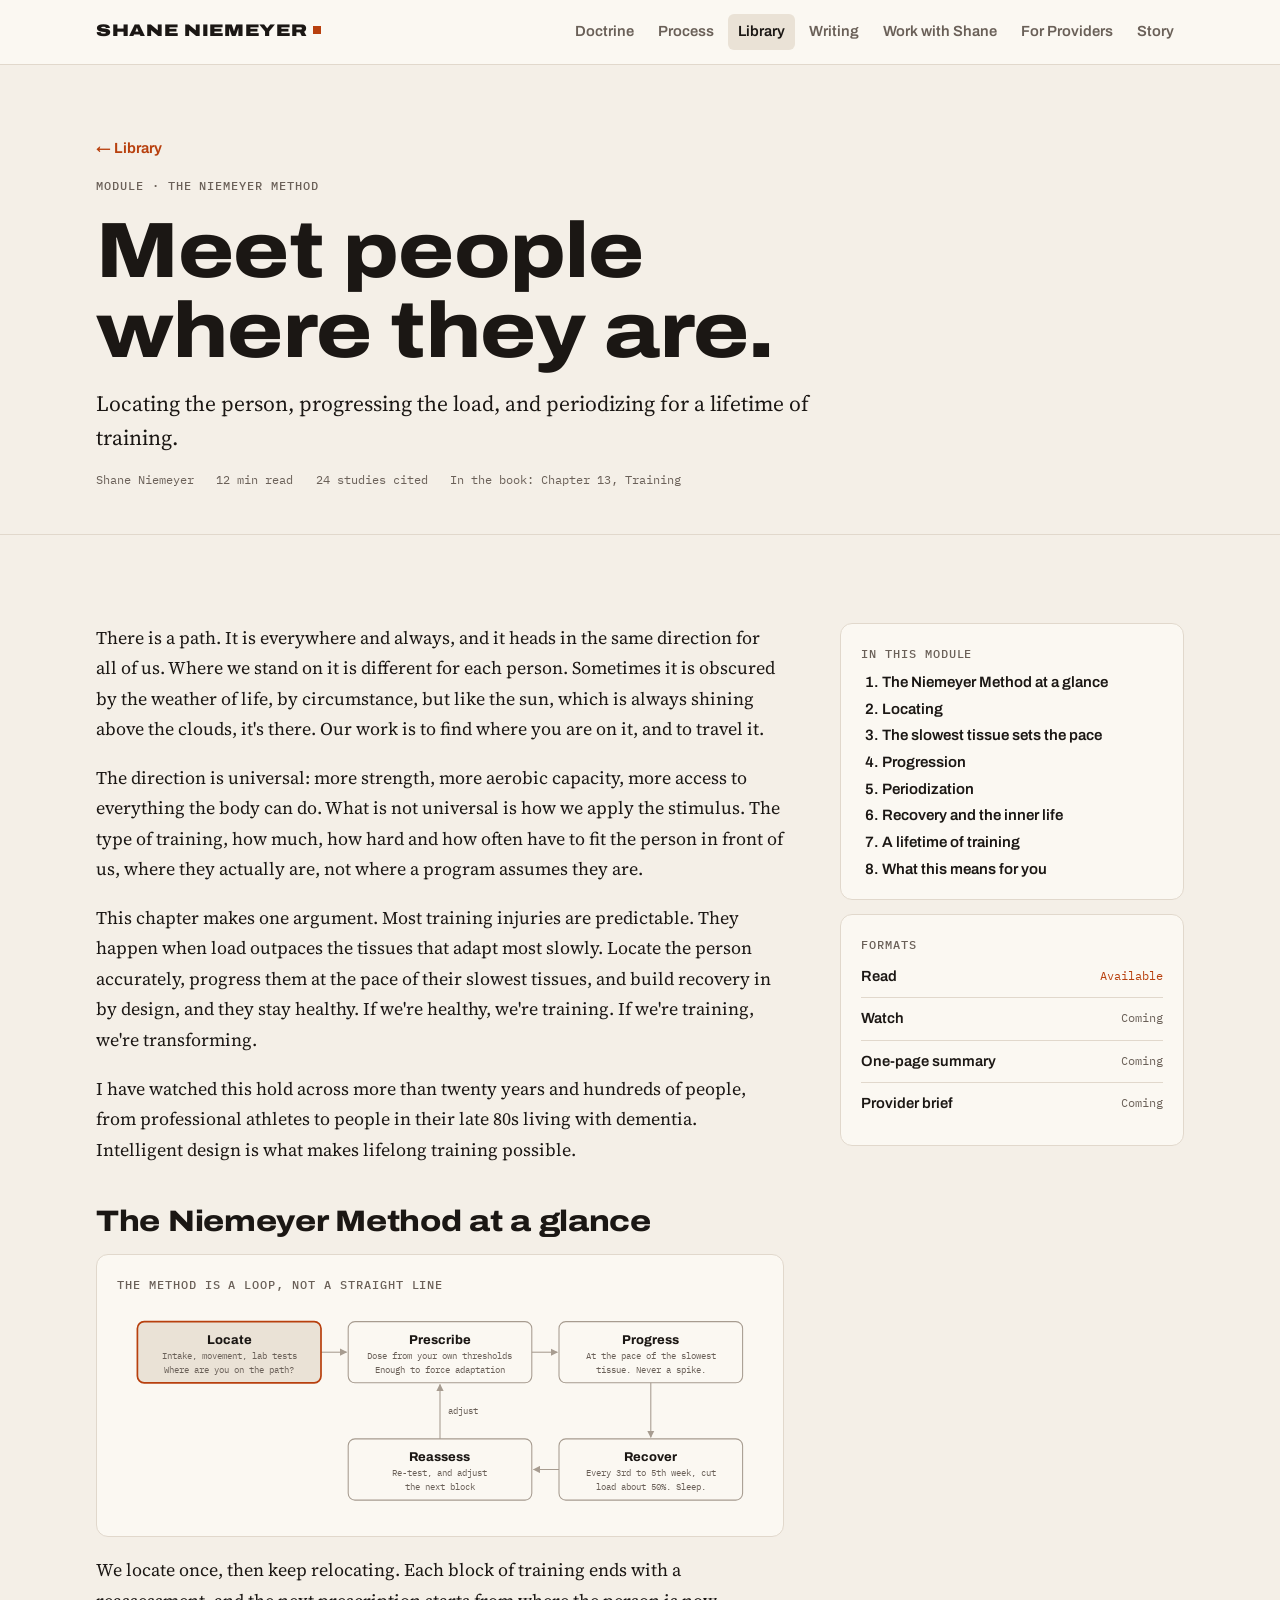
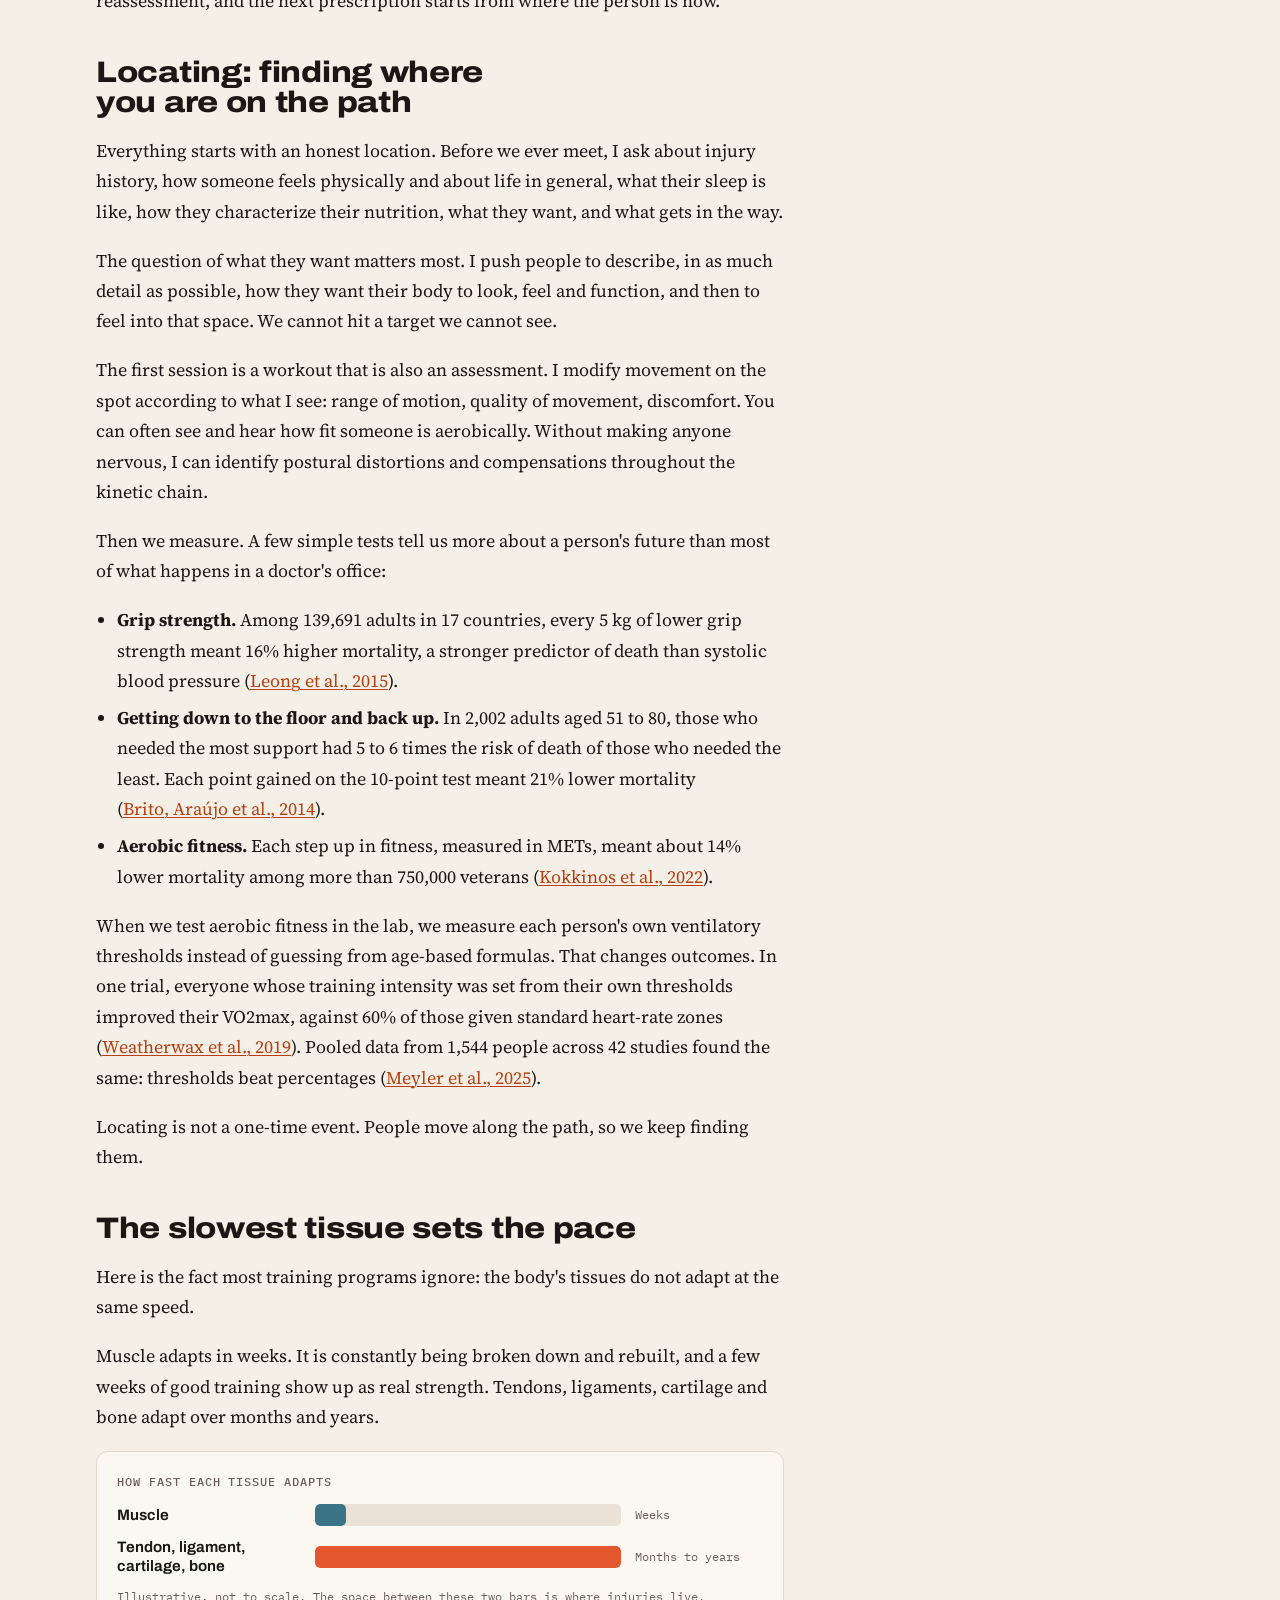
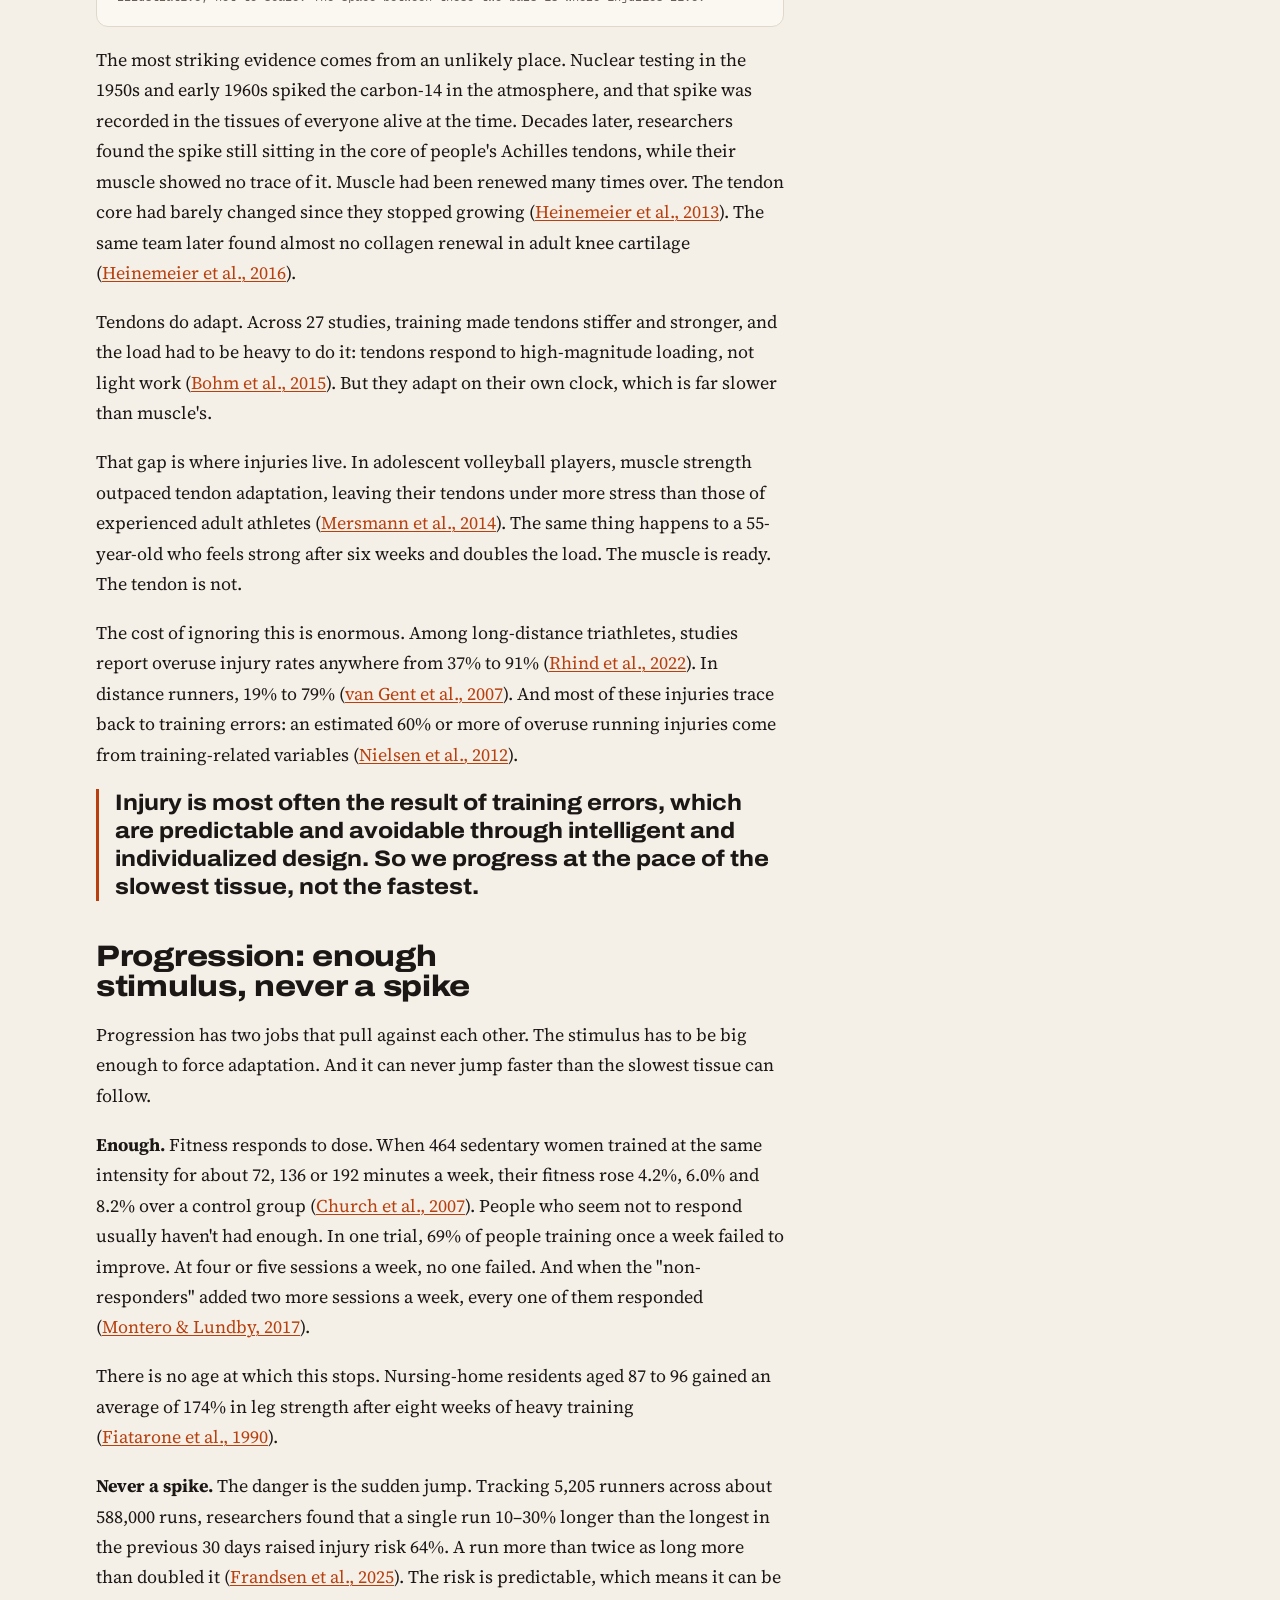
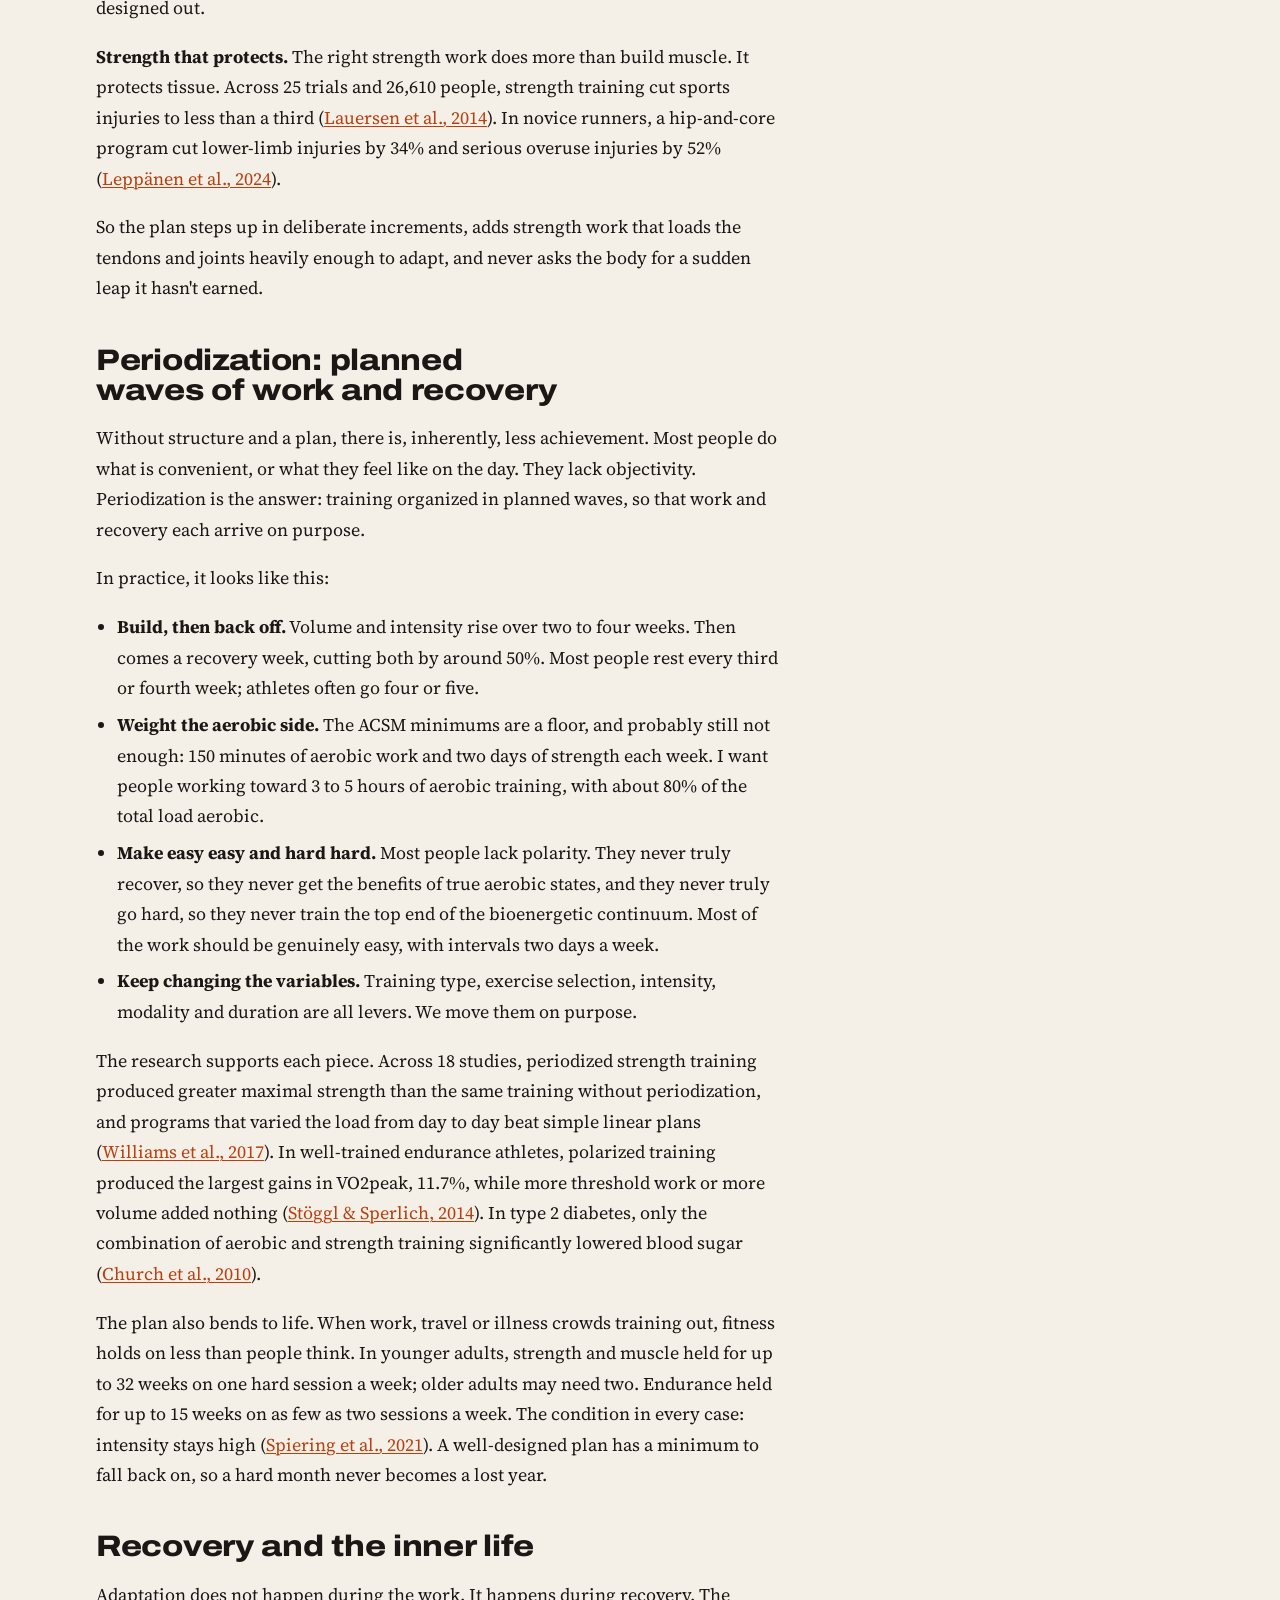
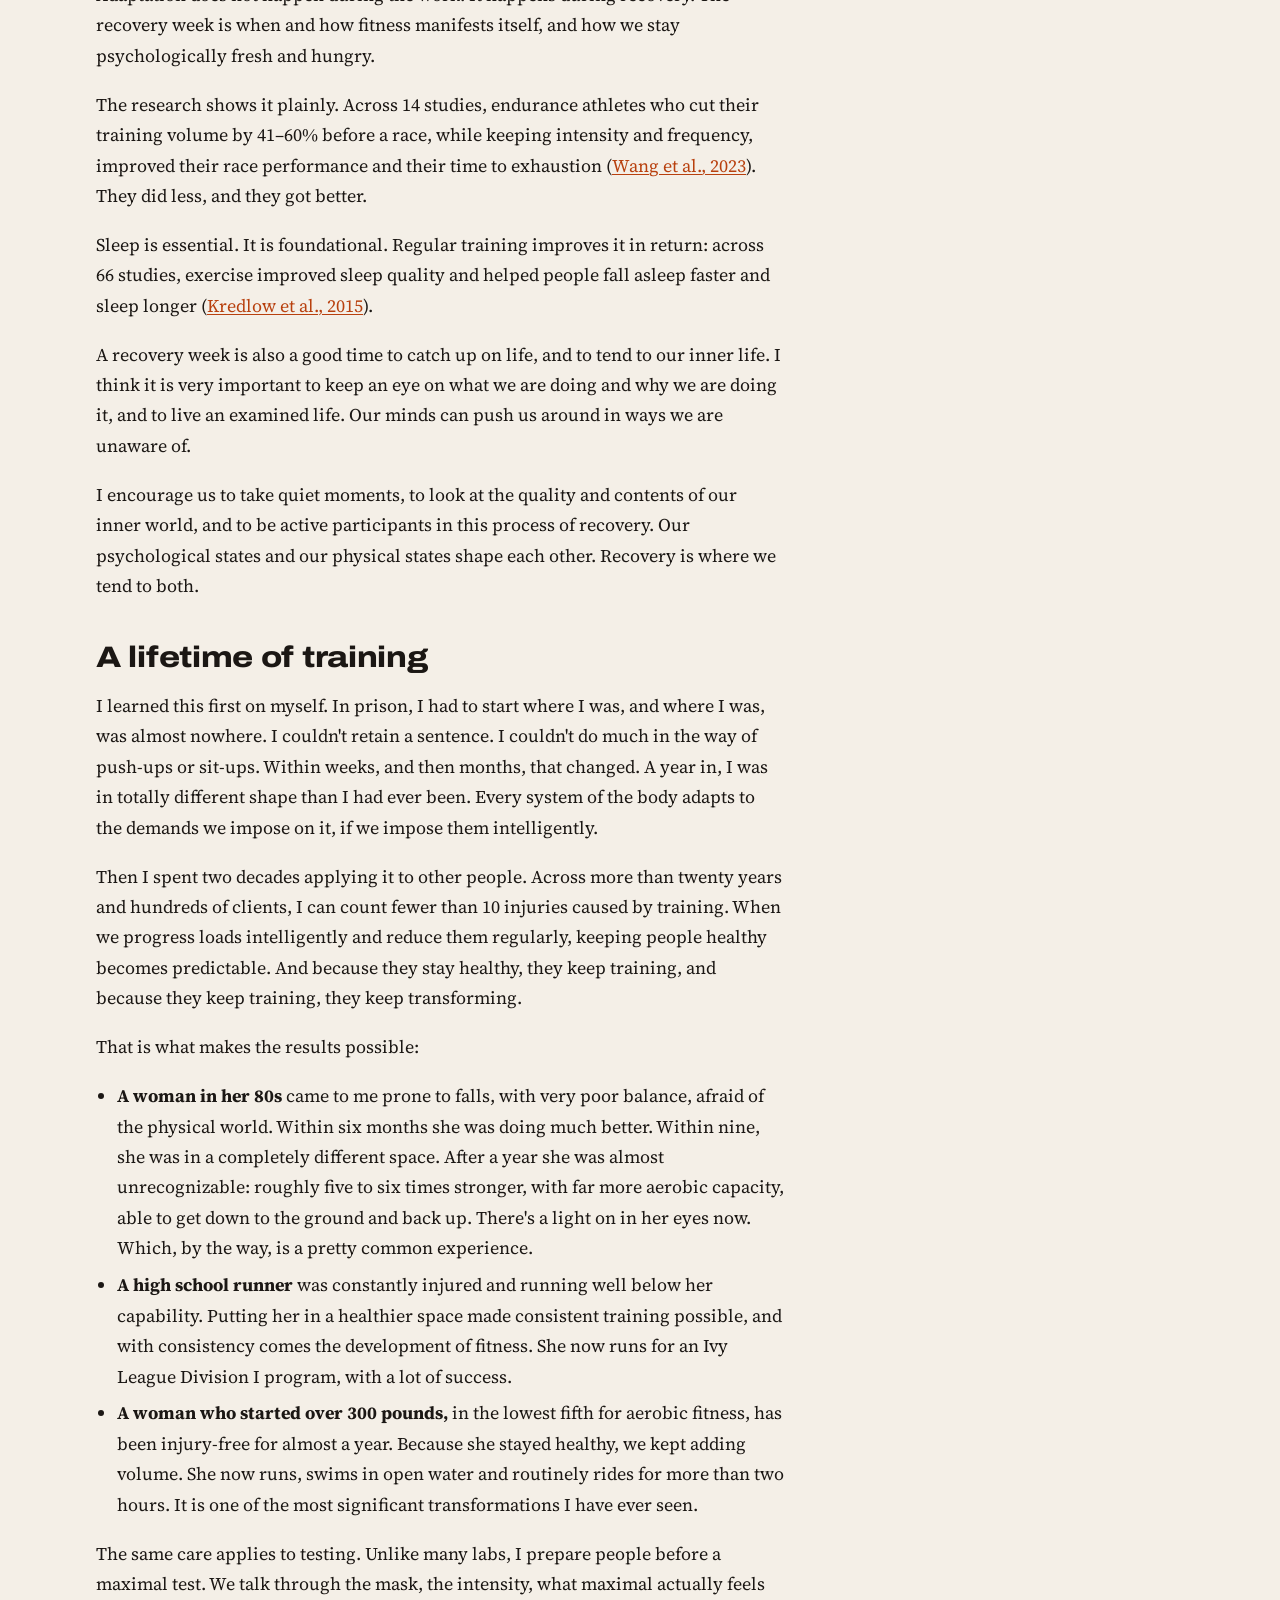
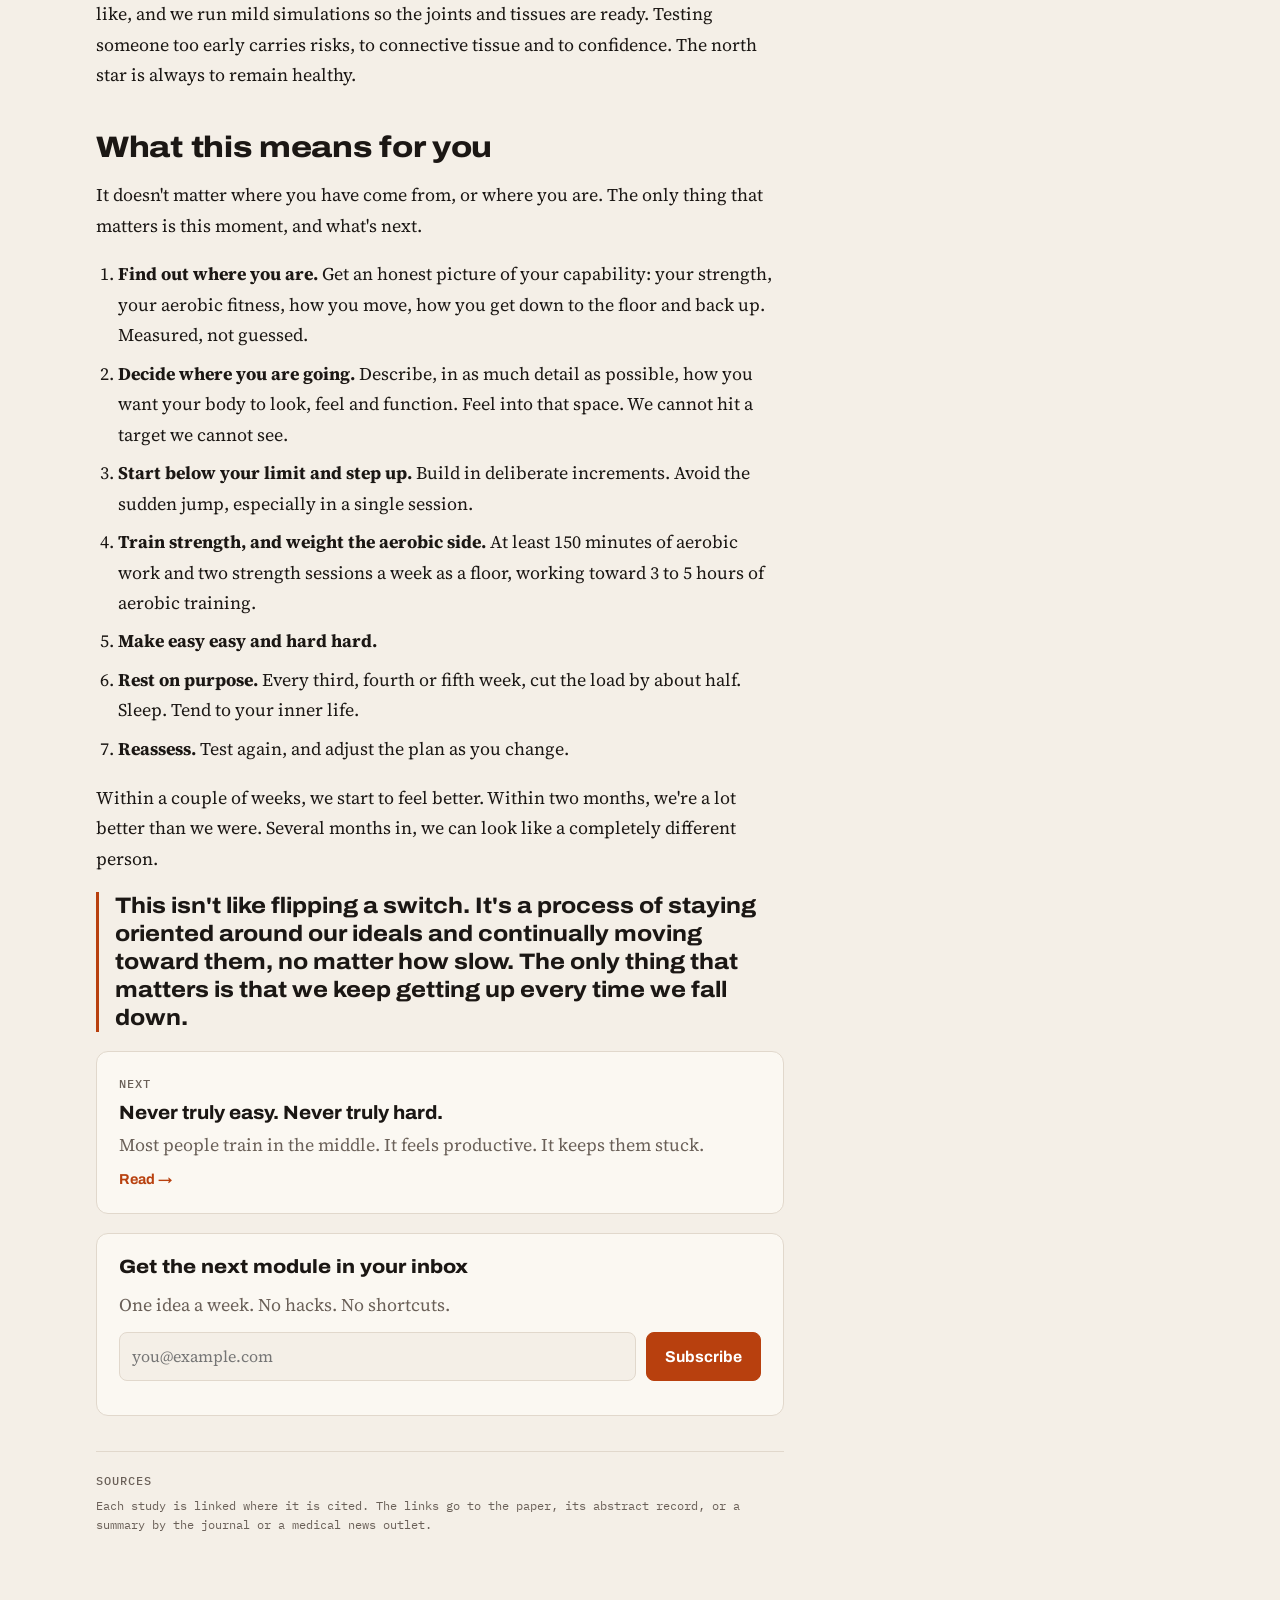
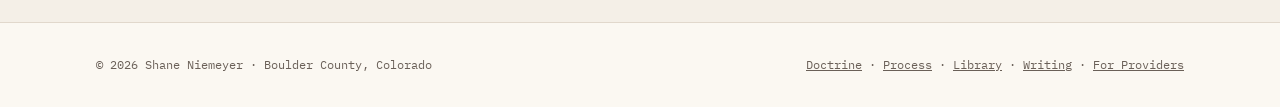
<file: meet-people-where-they-are/index.html>
<!doctype html>
<html lang="en">
<head>
<meta charset="utf-8">
<meta name="viewport" content="width=device-width,initial-scale=1,viewport-fit=cover">
<title>Meet People Where They Are · The Niemeyer Method</title>
<meta name="description" content="Locating the person, progressing the load, and periodizing for a lifetime of training.">
<link rel="canonical" href="https://shaneniemeyer.com/meet-people-where-they-are/">
<meta property="og:type" content="article">
<meta property="og:site_name" content="Shane Niemeyer">
<meta property="og:title" content="Meet People Where They Are · The Niemeyer Method">
<meta property="og:description" content="Locating the person, progressing the load, and periodizing for a lifetime of training.">
<meta property="og:url" content="https://shaneniemeyer.com/meet-people-where-they-are/">
<meta property="og:image" content="https://shaneniemeyer.com/share.png">
<meta property="og:image:width" content="1200">
<meta property="og:image:height" content="630">
<meta property="og:image:alt" content="Shane Niemeyer. Training is the process of health.">
<meta name="twitter:card" content="summary_large_image">
<link rel="icon" href="../favicon.svg" type="image/svg+xml">
<link rel="icon" href="../favicon-32.png" sizes="32x32" type="image/png">
<link rel="apple-touch-icon" href="../apple-touch-icon.png">
<meta name="theme-color" content="#14110F">
<style>:root{color-scheme:light;box-sizing:border-box;padding-top:env(safe-area-inset-top,0px);padding-bottom:env(safe-area-inset-bottom,0px)}html{scroll-padding-top:env(safe-area-inset-top,0px)}body{margin:0;padding:0;font:14px -apple-system,BlinkMacSystemFont,sans-serif;background:#fff;color:#000}img{max-width:100%}[hidden]:not([hidden=until-found i]){display:none!important}</style>
<link rel="preconnect" href="https://fonts.googleapis.com">
<link rel="preconnect" href="https://fonts.gstatic.com" crossorigin>
<link rel="stylesheet" href="https://fonts.googleapis.com/css2?family=Archivo:wdth,wght@62..125,400..900&family=IBM+Plex+Mono:wght@400;500&family=Source+Serif+4:opsz,wght@8..60,400;8..60,600&display=swap">
<style>
/* Layout: a training-log site. Heavy expanded grotesk for conviction, serif for Shane's voice, mono for the lab's numbers.
   Recurring device: the intensity-distribution bar (below / between / above threshold). */
:root {
  --ground: #F1F4F6;
  --surface: #FFFFFF;
  --ink: #111C27;
  --muted: #55636F;
  --line: #D5DCE2;
  --chip: #E5EBF1;
  --accent: #1E4FD0;
  --accent-ink: #FFFFFF;
  --cool: #2E7C9B;
  --mid: #9AA6B1;
  --hot: #D4471E;
  --display: "Archivo", "Arial Narrow", system-ui, sans-serif;
  --body: "Source Serif 4", Georgia, "Times New Roman", serif;
  --mono: "IBM Plex Mono", ui-monospace, "SFMono-Regular", Menlo, monospace;
}
@media (prefers-color-scheme: dark) {
  :root:not([data-theme="light"]) {
    --ground: #0C1218; --surface: #131B23; --ink: #E6ECF1; --muted: #93A1AD; --line: #27323C; --chip: #1B2631;
    --accent: #7D9DFF; --accent-ink: #0C1218; --cool: #5DB2D0; --mid: #5F6C78; --hot: #FF7B55;
    color-scheme: dark;
  }
}
:root[data-theme="dark"] {
  --ground: #0C1218; --surface: #131B23; --ink: #E6ECF1; --muted: #93A1AD; --line: #27323C; --chip: #1B2631;
  --accent: #7D9DFF; --accent-ink: #0C1218; --cool: #5DB2D0; --mid: #5F6C78; --hot: #FF7B55;
  color-scheme: dark;
}

* { box-sizing: border-box; }
html { scroll-behavior: smooth; }
@media (prefers-reduced-motion: reduce) { html { scroll-behavior: auto; } }
body {
  background: var(--ground);
  color: var(--ink);
  font-family: var(--body);
  font-size: 1.0625rem;
  line-height: 1.6;
}
body::before {
  content: ""; position: fixed; inset: 0 0 auto; height: env(safe-area-inset-top, 0px);
  z-index: 10; background: var(--surface);
}
a { color: var(--accent); }
a:focus-visible, button:focus-visible, input:focus-visible, select:focus-visible, textarea:focus-visible {
  outline: 2px solid var(--accent); outline-offset: 3px;
}
.wrap {
  max-width: 1120px; margin: 0 auto;
  padding-left: max(16px, env(safe-area-inset-left, 0px));
  padding-right: max(16px, env(safe-area-inset-right, 0px));
}
.measure { max-width: 66ch; }

/* type */
h1, h2, h3, .display {
  font-family: var(--display); font-stretch: 115%; font-weight: 800;
  line-height: 1.02; letter-spacing: -0.01em; text-wrap: balance; margin: 0;
}
h1 { font-size: clamp(2.5rem, 6.4vw, 4.9rem); }
h2 { font-size: clamp(1.7rem, 3.4vw, 2.5rem); }
h3 { font-size: 1.2rem; font-stretch: 105%; font-weight: 750; line-height: 1.2; letter-spacing: 0; }
p { margin: 0; }
.lead { font-size: clamp(1.15rem, 1.9vw, 1.35rem); line-height: 1.55; color: var(--ink); }
.muted { color: var(--muted); }
.eyebrow {
  font-family: var(--mono); font-size: 0.75rem; font-weight: 500;
  letter-spacing: 0.08em; text-transform: uppercase; color: var(--muted);
}
.stack { display: grid; gap: 1rem; }
.stack-lg { display: grid; gap: 1.75rem; }

/* preview banner + header */
.preview {
  background: var(--chip); color: var(--muted);
  font-family: var(--mono); font-size: 0.75rem; letter-spacing: 0.02em;
}
.preview .wrap { padding-block: 8px; }
header.site {
  position: sticky; top: env(safe-area-inset-top, 0px); z-index: 9;
  background: var(--surface); border-bottom: 1px solid var(--line);
}
header.site .wrap {
  display: flex; align-items: center; justify-content: space-between; gap: 1rem;
  padding-block: 14px; flex-wrap: wrap;
}
.brand {
  font-family: var(--display); font-stretch: 125%; font-weight: 900; font-size: 1.05rem;
  letter-spacing: 0.02em; text-transform: uppercase; color: var(--ink); text-decoration: none;
}
nav.primary { min-width: 0; overflow-x: auto; }
nav.primary ul { list-style: none; margin: 0; padding: 0; display: flex; gap: 0.25rem; }
nav.primary a {
  display: block; padding: 6px 10px; border-radius: 6px; white-space: nowrap;
  font-family: var(--display); font-weight: 600; font-size: 0.92rem; color: var(--muted); text-decoration: none;
}
nav.primary a:hover { color: var(--ink); background: var(--chip); }
nav.primary a[aria-current="page"] { color: var(--ink); background: var(--chip); }

.menu-btn { display: none; }
@media (max-width: 760px) {
  header.site .wrap { flex-wrap: nowrap; }
  .menu-btn {
    display: inline-flex; align-items: center; gap: 0.5rem; padding: 8px 12px; border-radius: 6px;
    font-family: var(--display); font-weight: 700; font-size: 0.92rem; color: var(--ink);
    background: var(--chip); border: 0; cursor: pointer;
  }
  .menu-btn::after { content: ""; width: 12px; height: 8px; background: currentColor;
    clip-path: polygon(0 0, 100% 0, 50% 100%); transition: transform .2s; }
  .menu-btn[aria-expanded="true"]::after { transform: rotate(180deg); }
  nav.primary { display: none; position: absolute; left: 0; right: 0; top: 100%;
    background: var(--surface); border-bottom: 1px solid var(--line); overflow: visible; }
  header.site.open nav.primary { display: block; }
  nav.primary ul { flex-direction: column; gap: 0; padding: 8px max(16px, env(safe-area-inset-left, 0px)) 16px; }
  nav.primary a { padding: 12px 10px; font-size: 1.05rem; border-radius: 6px; }
}

/* buttons */
.actions { display: flex; flex-wrap: wrap; gap: 0.75rem; }
.btn {
  display: inline-flex; align-items: center; gap: 0.5rem; padding: 12px 18px; border-radius: 8px;
  font-family: var(--display); font-weight: 700; font-size: 0.98rem; text-decoration: none;
  border: 1.5px solid var(--accent); cursor: pointer;
}
.btn.primary { background: var(--accent); color: var(--accent-ink); }
.btn.ghost { background: transparent; color: var(--accent); }
.btn:hover { filter: brightness(1.06); }

/* sections */
.band { padding-block: clamp(48px, 7vw, 88px); }
.band + .band { border-top: 1px solid var(--line); }
.band.surface { background: var(--surface); }
.section-head { display: grid; gap: 0.6rem; margin-bottom: 2rem; }

/* hero */
.hero { padding-block: clamp(40px, 7vw, 84px) clamp(40px, 6vw, 72px); }
.hero .grid { display: grid; grid-template-columns: minmax(0, 1fr); gap: clamp(28px, 5vw, 64px); align-items: center; }
.hero .copy { display: grid; gap: 1.4rem; min-width: 0; }
@media (max-width: 860px) { .hero .grid { grid-template-columns: 1fr; } }

/* intensity distribution panel */
.dist {
  background: var(--surface); border: 1px solid var(--line); border-radius: 12px;
  padding: 22px; display: grid; gap: 18px; min-width: 0;
}
.dist-row { display: grid; gap: 8px; }
.dist-row .label { display: flex; justify-content: space-between; gap: 1rem; font-family: var(--mono); font-size: 0.78rem; color: var(--muted); }
.dist-row .label strong { color: var(--ink); font-weight: 500; }
.bar { display: flex; height: 34px; border-radius: 6px; overflow: hidden; background: var(--chip); }
.bar span { display: block; height: 100%; }
.bar .b { background: var(--cool); }
.bar .m { background: var(--mid); }
.bar .a { background: var(--hot); }
.key { display: flex; flex-wrap: wrap; gap: 0.5rem 1.1rem; font-family: var(--mono); font-size: 0.74rem; color: var(--muted); }
.key i { display: inline-block; width: 10px; height: 10px; border-radius: 2px; margin-right: 6px; vertical-align: -1px; }
.figure-note { font-family: var(--mono); font-size: 0.72rem; line-height: 1.5; color: var(--muted); }
.tabnum { font-variant-numeric: tabular-nums; }

/* quote */
.quote { display: grid; gap: 1.25rem; max-width: 46rem; }
.quote blockquote {
  margin: 0; font-family: var(--display); font-stretch: 110%; font-weight: 700;
  font-size: clamp(1.6rem, 3.6vw, 2.6rem); line-height: 1.12; text-wrap: balance;
}
.quote cite { font-style: normal; font-family: var(--mono); font-size: 0.78rem; color: var(--muted); letter-spacing: 0.06em; text-transform: uppercase; }

/* record row */
.record { display: grid; grid-template-columns: repeat(4, minmax(0, 1fr)); border-top: 2px solid var(--ink); }
.record > div { padding: 18px 16px 4px 0; display: grid; gap: 4px; align-content: start; }
.record .num { font-family: var(--display); font-stretch: 120%; font-weight: 850; font-size: clamp(1.7rem, 3.4vw, 2.5rem); line-height: 1; font-variant-numeric: tabular-nums; }
.record .what { font-family: var(--mono); font-size: 0.76rem; color: var(--muted); line-height: 1.45; }
@media (max-width: 720px) { .record { grid-template-columns: repeat(2, minmax(0, 1fr)); row-gap: 8px; } }

/* principle list */
.principles { display: grid; grid-template-columns: repeat(2, minmax(0, 1fr)); gap: 0 clamp(24px, 4vw, 56px); }
.principles article { padding-block: 22px; border-top: 1px solid var(--line); display: grid; gap: 0.5rem; min-width: 0; }
@media (max-width: 760px) { .principles { grid-template-columns: 1fr; } }

/* ways in */
.ways { display: grid; grid-template-columns: repeat(4, minmax(0, 1fr)); gap: 16px; }
.ways a {
  display: grid; gap: 0.5rem; align-content: start; padding: 20px; border-radius: 10px;
  background: var(--surface); border: 1px solid var(--line); color: var(--ink); text-decoration: none; min-width: 0;
}
.ways a:hover { border-color: var(--accent); }
.ways .go { font-family: var(--display); font-weight: 700; font-size: 0.9rem; color: var(--accent); margin-top: 0.25rem; }
@media (max-width: 900px) { .ways { grid-template-columns: repeat(2, minmax(0, 1fr)); } }
@media (max-width: 480px) { .ways { grid-template-columns: 1fr; } }

/* split rows */
.split { display: grid; grid-template-columns: minmax(0, 1fr) minmax(0, 1fr); gap: clamp(24px, 5vw, 64px); align-items: start; }
@media (max-width: 820px) { .split { grid-template-columns: 1fr; } }

/* page header for inner views */
.page-head { padding-block: clamp(40px, 6vw, 72px) clamp(28px, 4vw, 44px); border-bottom: 1px solid var(--line); }
.page-head .wrap { display: grid; gap: 1rem; }

/* process timeline */
.timeline { display: grid; gap: 0; }
.step { display: grid; grid-template-columns: 11rem minmax(0, 1fr); gap: clamp(16px, 4vw, 48px); padding-block: 34px; border-top: 1px solid var(--line); }
.step .when { font-family: var(--mono); font-size: 0.78rem; letter-spacing: 0.06em; text-transform: uppercase; color: var(--accent); padding-top: 6px; }
.step .body { display: grid; gap: 0.9rem; min-width: 0; }
.step ul { margin: 0; padding-left: 1.2rem; display: grid; gap: 0.25rem; }
@media (max-width: 720px) { .step { grid-template-columns: 1fr; gap: 10px; } }
.pull {
  font-family: var(--display); font-stretch: 110%; font-weight: 750; font-size: 1.3rem; line-height: 1.25;
  padding-left: 16px; border-left: 3px solid var(--accent);
}
.weekly { display: grid; grid-template-columns: repeat(3, minmax(0, 1fr)); gap: 12px; }
.weekly div { background: var(--surface); border: 1px solid var(--line); border-radius: 8px; padding: 14px; display: grid; gap: 4px; }
.weekly .v { font-family: var(--display); font-stretch: 115%; font-weight: 800; font-size: 1.35rem; line-height: 1.1; }
.weekly .k { font-family: var(--mono); font-size: 0.74rem; color: var(--muted); line-height: 1.4; }
@media (max-width: 560px) { .weekly { grid-template-columns: 1fr; } }

/* evidence */
.claims { display: grid; gap: 0; }
.claim { display: grid; grid-template-columns: 9.5rem minmax(0, 1fr); gap: clamp(16px, 4vw, 40px); padding-block: 26px; border-top: 1px solid var(--line); }
.claim .figure { font-family: var(--display); font-stretch: 120%; font-weight: 850; font-size: clamp(2rem, 4vw, 2.8rem); line-height: 1; font-variant-numeric: tabular-nums; }
.claim .text { display: grid; gap: 0.5rem; min-width: 0; }
.cite-line { font-family: var(--mono); font-size: 0.75rem; color: var(--muted); line-height: 1.5; }
.tag {
  display: inline-block; font-family: var(--mono); font-size: 0.68rem; letter-spacing: 0.06em; text-transform: uppercase;
  padding: 2px 8px; border-radius: 999px; background: var(--chip); color: var(--ink); margin-right: 6px; vertical-align: 1px;
}
.tag.draft { background: transparent; border: 1px dashed var(--muted); color: var(--muted); }
@media (max-width: 640px) { .claim { grid-template-columns: 1fr; gap: 8px; } }
.chapters { list-style: none; padding: 0; margin: 0; display: grid; grid-template-columns: repeat(2, minmax(0, 1fr)); gap: 0 40px; }
.chapters li { display: flex; justify-content: space-between; gap: 1rem; padding-block: 12px; border-top: 1px solid var(--line); font-family: var(--display); font-weight: 600; min-width: 0; }
.chapters li span:last-child { font-family: var(--mono); font-weight: 400; font-size: 0.74rem; color: var(--muted); white-space: nowrap; padding-top: 3px; }
@media (max-width: 680px) { .chapters { grid-template-columns: 1fr; } }

/* offers */
.offers { display: grid; grid-template-columns: repeat(2, minmax(0, 1fr)); gap: 16px; }
.offer { background: var(--surface); border: 1px solid var(--line); border-radius: 12px; padding: 24px; display: grid; gap: 0.75rem; align-content: start; min-width: 0; }
.offer ul { margin: 0; padding-left: 1.2rem; display: grid; gap: 0.2rem; }
@media (max-width: 760px) { .offers { grid-template-columns: 1fr; } }

/* form */
form.contact { display: grid; gap: 14px; background: var(--surface); border: 1px solid var(--line); border-radius: 12px; padding: 24px; }
.field { display: grid; gap: 6px; }
.field label { font-family: var(--display); font-weight: 650; font-size: 0.92rem; }
.field input, .field select, .field textarea {
  font: inherit; font-size: 1rem; color: var(--ink); background: var(--ground);
  border: 1px solid var(--line); border-radius: 8px; padding: 10px 12px; width: 100%;
}
.field textarea { min-height: 7rem; resize: vertical; }
.two { display: grid; grid-template-columns: minmax(0, 1fr) minmax(0, 1fr); gap: 14px; }
@media (max-width: 560px) { .two { grid-template-columns: 1fr; } }
.form-status { font-family: var(--mono); font-size: 0.8rem; color: var(--muted); }

/* providers */
.checklist { list-style: none; margin: 0; padding: 0; display: grid; gap: 0; }
.checklist li { padding-block: 14px; border-top: 1px solid var(--line); display: grid; gap: 4px; }
.checklist li strong { font-family: var(--display); font-weight: 700; }

/* start-here ramp */
.ramp { display: grid; grid-template-columns: repeat(3, minmax(0, 1fr)); gap: 14px; }
.ramp div { border-top: 3px solid var(--accent); padding-top: 10px; display: grid; gap: 4px; align-content: start; }
.ramp .t { font-family: var(--mono); font-size: 0.74rem; letter-spacing: 0.06em; text-transform: uppercase; color: var(--accent); }
.ramp p { font-family: var(--display); font-weight: 650; font-size: 1.02rem; line-height: 1.3; }
@media (max-width: 560px) { .ramp { grid-template-columns: 1fr; } }

/* client stories */
.stories { display: grid; grid-template-columns: repeat(3, minmax(0, 1fr)); gap: 16px; }
.story-card { background: var(--ground); border: 1px solid var(--line); border-radius: 12px; padding: 24px; display: grid; gap: 1rem; align-content: start; min-width: 0; }
.arc { list-style: none; margin: 0; padding: 0 0 0 18px; display: grid; gap: 12px; border-left: 2px solid var(--line); }
.arc li { position: relative; display: grid; gap: 2px; font-size: 0.98rem; line-height: 1.5; }
.arc li::before { content: ""; position: absolute; left: -25px; top: 0.3em; width: 12px; height: 12px; border-radius: 50%; background: var(--ground); border: 2px solid var(--accent); }
.arc li:last-child::before { background: var(--accent); }
.arc .t { font-family: var(--mono); font-size: 0.72rem; letter-spacing: 0.06em; text-transform: uppercase; color: var(--muted); }
.said { font-family: var(--display); font-stretch: 105%; font-weight: 700; font-size: 1.08rem; line-height: 1.3; padding-top: 0.9rem; border-top: 1px solid var(--line); }
@media (max-width: 920px) { .stories { grid-template-columns: 1fr; } }

/* writing */
.split-wide { display: grid; grid-template-columns: minmax(0, 2fr) minmax(0, 1fr); gap: clamp(24px, 5vw, 56px); align-items: start; }
.split-wide aside { position: sticky; top: calc(env(safe-area-inset-top, 0px) + 84px); }
@media (max-width: 860px) { .split-wide { grid-template-columns: 1fr; } .split-wide aside { position: static; } }
.posts { list-style: none; margin: 0; padding: 0; display: grid; }
.posts li { border-top: 1px solid var(--line); }
.post-item { display: grid; grid-template-columns: 8.5rem minmax(0, 1fr) auto; gap: 8px 28px; padding-block: 22px; color: var(--ink); text-decoration: none; align-items: baseline; }
a.post-item:hover h3 { color: var(--accent); }
.post-item .meta { font-family: var(--mono); font-size: 0.72rem; letter-spacing: 0.06em; text-transform: uppercase; color: var(--muted); }
.post-item .text { display: grid; gap: 4px; min-width: 0; }
.post-item .state { font-family: var(--mono); font-size: 0.74rem; color: var(--muted); white-space: nowrap; }
.post-item.upcoming h3 { color: var(--muted); }
@media (max-width: 680px) { .post-item { grid-template-columns: 1fr; gap: 6px; } }
.latest { display: grid; gap: 0.5rem; padding: 22px; border-radius: 12px; background: var(--surface); border: 1px solid var(--line); color: var(--ink); text-decoration: none; }
.latest:hover { border-color: var(--accent); }
.latest .go { font-family: var(--display); font-weight: 700; font-size: 0.9rem; color: var(--accent); }
.subscribe { background: var(--surface); border: 1px solid var(--line); border-radius: 12px; padding: 22px; display: grid; gap: 12px; }
.sub-title { font-family: var(--display); font-stretch: 110%; font-weight: 800; font-size: 1.2rem; line-height: 1.15; }
.sub-row { display: flex; flex-wrap: wrap; gap: 10px; }
.sub-row input { flex: 1 1 13rem; min-width: 0; font: inherit; font-size: 1rem; color: var(--ink); background: var(--ground); border: 1px solid var(--line); border-radius: 8px; padding: 10px 12px; }
.sr { position: absolute; width: 1px; height: 1px; overflow: hidden; clip: rect(0 0 0 0); white-space: nowrap; }

/* article */
.wrap.narrow { max-width: 760px; }
.back { font-family: var(--display); font-weight: 650; font-size: 0.92rem; text-decoration: none; }
.post-body { display: grid; gap: 1.15rem; font-size: 1.12rem; line-height: 1.7; }
.post-body h2 { font-size: clamp(1.4rem, 2.6vw, 1.85rem); margin-top: 1.4rem; }
.post-body ul { margin: 0; padding-left: 1.3rem; display: grid; gap: 0.4rem; }
.post-body .pull { font-size: 1.4rem; }
.sources { display: grid; gap: 6px; padding-top: 1.25rem; margin-top: 1rem; border-top: 1px solid var(--line); }
.sources p { font-family: var(--mono); font-size: 0.76rem; line-height: 1.55; color: var(--muted); }

/* ---------- library ---------- */
.shelf { display: grid; grid-template-columns: repeat(3, minmax(0, 1fr)); gap: 16px; }
.shelf > a, .shelf > .card {
  display: grid; gap: 0.6rem; align-content: start; padding: 22px; border-radius: 12px;
  background: var(--surface); border: 1px solid var(--line); color: var(--ink); text-decoration: none; min-width: 0;
}
.band.surface .shelf > a, .band.surface .shelf > .card { background: var(--ground); }
.shelf > a:hover { border-color: var(--accent); }
.shelf .go { font-family: var(--display); font-weight: 700; font-size: 0.9rem; color: var(--accent); margin-top: 0.25rem; }
@media (max-width: 900px) { .shelf { grid-template-columns: 1fr; } }

.figure-box { margin: 0; background: var(--surface); border: 1px solid var(--line); border-radius: 12px; padding: 20px; display: grid; gap: 12px; min-width: 0; }
.band.surface .figure-box { background: var(--ground); }
.figure-box svg { width: 100%; height: auto; display: block; }

/* two cities illustration */
.c-cell { fill: var(--surface); stroke: var(--mid); stroke-width: 1.5; }
.band.surface .c-cell { fill: var(--surface); }
.c-nuc { fill: var(--chip); stroke: var(--mid); stroke-width: 1; }
.c-mito { fill: var(--hot); }
.c-ribo { fill: var(--ink); opacity: 0.5; }
.c-cap { fill: none; stroke: var(--cool); stroke-width: 4; stroke-linecap: round; }
.c-label { fill: var(--ink); font-family: var(--display); font-weight: 750; font-size: 16px; }
.c-key { fill: var(--muted); font-family: var(--mono); font-size: 11px; }

/* book parts */
.parts { display: grid; }
.part { display: grid; grid-template-columns: 14rem minmax(0, 1fr); gap: clamp(16px, 4vw, 48px); padding-block: 28px; border-top: 1px solid var(--line); }
.part-name { display: grid; gap: 6px; align-content: start; }
.part-name .n { font-family: var(--mono); font-size: 0.74rem; letter-spacing: 0.06em; text-transform: uppercase; color: var(--accent); }
.part-name h3 { font-size: 1.2rem; }
.ch-list { list-style: none; margin: 0; padding: 0; display: grid; }
.ch { display: grid; grid-template-columns: 2.6rem minmax(0, 1fr) auto; gap: 4px 16px; padding-block: 14px; border-top: 1px dashed var(--line); align-items: baseline; }
.ch:first-child { border-top: 0; padding-top: 2px; }
.ch .num { font-family: var(--display); font-stretch: 120%; font-weight: 850; font-size: 1.35rem; line-height: 1; font-variant-numeric: tabular-nums; color: var(--muted); }
.ch .t { display: grid; gap: 3px; min-width: 0; }
.ch .t strong { font-family: var(--display); font-weight: 750; font-size: 1.08rem; line-height: 1.25; }
.ch .t span { color: var(--muted); font-size: 0.98rem; line-height: 1.45; }
.ch .s { font-family: var(--mono); font-size: 0.72rem; color: var(--muted); white-space: nowrap; }
.ch a.s { color: var(--accent); font-weight: 500; }
@media (max-width: 720px) {
  .part { grid-template-columns: 1fr; gap: 12px; }
  .ch { grid-template-columns: 2.2rem minmax(0, 1fr); }
  .ch .s { grid-column: 2; }
}

/* ---------- module (long read) ---------- */
.module-meta { display: flex; flex-wrap: wrap; gap: 0.4rem 1.4rem; font-family: var(--mono); font-size: 0.76rem; color: var(--muted); }
.module .post-body { min-width: 0; }
.module .post-body h2 { scroll-margin-top: 90px; }
.post-body a.c { color: var(--accent); text-decoration-thickness: 1px; text-underline-offset: 2px; white-space: nowrap; }
.post-body ol { margin: 0; padding-left: 1.4rem; display: grid; gap: 0.5rem; }
.toc { display: grid; gap: 14px; align-content: start; }
.toc-box { background: var(--surface); border: 1px solid var(--line); border-radius: 12px; padding: 20px; display: grid; gap: 10px; }
.toc-box ol { margin: 0; padding-left: 1.3rem; display: grid; gap: 0.45rem; font-family: var(--display); font-weight: 600; font-size: 0.94rem; line-height: 1.3; }
.toc-box ol a { color: var(--ink); text-decoration: none; }
.toc-box ol a:hover { color: var(--accent); }
.formats { list-style: none; margin: 0; padding: 0; display: grid; }
.formats li { display: flex; justify-content: space-between; gap: 1rem; padding-block: 9px; border-top: 1px solid var(--line); font-family: var(--display); font-weight: 600; font-size: 0.92rem; }
.formats li:first-child { border-top: 0; padding-top: 0; }
.formats li span:last-child { font-family: var(--mono); font-weight: 400; font-size: 0.72rem; color: var(--muted); padding-top: 2px; }
.formats li.on span:last-child { color: var(--accent); }
@media (max-width: 860px) { .toc .toc-box.contents { display: none; } }

/* method loop */
.l-box { fill: none; stroke: var(--mid); stroke-width: 1.25; }
.l-box.main { fill: var(--chip); stroke: var(--accent); stroke-width: 2; }
.l-edge { fill: none; stroke: var(--mid); stroke-width: 1.25; }
.l-head { fill: var(--mid); }
.l-t { fill: var(--ink); font-family: var(--display); font-weight: 750; font-size: 15px; }
.l-s { fill: var(--muted); font-family: var(--mono); font-size: 11px; }
.post-body .loop-list { display: none; margin: 0; padding-left: 1.3rem; }
.loop-list li { font-size: 1rem; }
@media (max-width: 600px) { .loop svg { display: none; } .post-body .loop-list { display: grid; gap: 0.4rem; } }

/* tissue clock */
.trow { display: grid; grid-template-columns: 11.5rem minmax(0, 1fr) 8rem; gap: 10px 14px; align-items: center; }
.trow .tl { font-family: var(--display); font-weight: 650; font-size: 0.95rem; line-height: 1.25; }
.trow .tv { font-family: var(--mono); font-size: 0.76rem; color: var(--muted); }
.tbar { height: 22px; border-radius: 5px; background: var(--chip); overflow: hidden; }
.tbar span { display: block; height: 100%; border-radius: 5px; }
@media (max-width: 600px) { .trow { grid-template-columns: 1fr auto; } .trow .tbar { grid-column: 1 / -1; grid-row: 2; } }

.next-card { display: grid; gap: 0.4rem; padding: 22px; border-radius: 12px; background: var(--surface); border: 1px solid var(--line); color: var(--ink); text-decoration: none; }
.next-card:hover { border-color: var(--accent); }
.next-card .go { font-family: var(--display); font-weight: 700; font-size: 0.9rem; color: var(--accent); }

/* ---------- exercise library ---------- */
.chips { display: flex; flex-wrap: wrap; gap: 8px; }
.chips button {
  font-family: var(--display); font-weight: 650; font-size: 0.9rem; color: var(--muted);
  background: var(--surface); border: 1px solid var(--line); border-radius: 999px; padding: 7px 14px; cursor: pointer;
}
.chips button:hover { color: var(--ink); border-color: var(--mid); }
.chips button[aria-pressed="true"] { background: var(--ink); color: var(--surface); border-color: var(--ink); }
.ladders { display: grid; grid-template-columns: repeat(3, minmax(0, 1fr)); gap: 16px; }
.ladder { background: var(--surface); border: 1px solid var(--line); border-radius: 12px; padding: 20px; display: grid; gap: 14px; align-content: start; min-width: 0; }
.ladder[hidden] { display: none; }
.ladder header { display: flex; justify-content: space-between; align-items: baseline; gap: 1rem; }
.rungs { list-style: none; margin: 0; padding: 0; display: grid; gap: 6px; counter-reset: rung; }
.rungs li {
  counter-increment: rung; display: grid; grid-template-columns: 1.6rem minmax(0, 1fr); gap: 10px; align-items: center;
  padding: 9px 10px; border-radius: 8px; background: var(--ground); font-family: var(--display); font-weight: 600; font-size: 0.95rem; line-height: 1.25;
}
.rungs li::before {
  content: counter(rung); display: grid; place-items: center; width: 1.6rem; height: 1.6rem; border-radius: 50%;
  font-family: var(--mono); font-size: 0.72rem; font-weight: 500; color: var(--accent); border: 1.5px solid var(--accent);
}
.feature .rungs li, .band:not(.surface) > .wrap > .ladder .rungs li { background: var(--surface); border: 1px solid var(--line); }
.rungs li:last-child::before { background: var(--accent); color: var(--accent-ink); }
@media (max-width: 960px) { .ladders { grid-template-columns: repeat(2, minmax(0, 1fr)); } }
@media (max-width: 600px) { .ladders { grid-template-columns: 1fr; } }

.feature { display: grid; grid-template-columns: minmax(0, 1.1fr) minmax(0, 1fr); gap: clamp(20px, 4vw, 48px); align-items: start; }
@media (max-width: 860px) { .feature { grid-template-columns: 1fr; } }
.video {
  aspect-ratio: 16 / 9; border-radius: 12px; background: var(--ink); color: var(--surface);
  display: grid; place-items: center; align-content: center; gap: 10px; text-align: center; padding: 16px;
}
.video .play { width: 56px; height: 56px; border-radius: 50%; border: 2px solid currentColor; display: grid; place-items: center; opacity: 0.85; }
.video .play::after { content: ""; border-left: 16px solid currentColor; border-top: 10px solid transparent; border-bottom: 10px solid transparent; margin-left: 4px; }
.video span { font-family: var(--mono); font-size: 0.76rem; letter-spacing: 0.06em; text-transform: uppercase; opacity: 0.8; }
.note-box { border: 1px dashed var(--mid); border-radius: 10px; padding: 14px 16px; display: grid; gap: 4px; }

/* footer */
footer.site { background: var(--surface); border-top: 1px solid var(--line); }
footer.site .wrap { padding-block: 32px; display: flex; flex-wrap: wrap; justify-content: space-between; gap: 1rem; font-family: var(--mono); font-size: 0.78rem; color: var(--muted); }
footer.site a { color: var(--muted); }
</style>
<style>
/* Ember theme: warm paper for reading, near-black for the big moments, ember as the one accent.
   Layered over the base styles; only colors, a few sizes and the .moment sections change. */
:root, :root[data-theme="light"] {
  --ground: #F4EFE7;
  --surface: #FBF8F2;
  --ink: #1B1714;
  --muted: #6A6058;
  --line: #E1D8CC;
  --chip: #EAE2D6;
  --accent: #B8400E;
  --accent-ink: #FFFFFF;
  --cool: #3A7486;
  --mid: #A79C90;
  --hot: #E4572E;
  --night: #14110F;
}
@media (prefers-color-scheme: dark) {
  :root:not([data-theme="light"]) {
    --ground: #12100E; --surface: #1A1714; --ink: #EEE7DE; --muted: #A69A8E; --line: #2C2621; --chip: #231E1A;
    --accent: #F0703F; --accent-ink: #12100E; --cool: #5FA3B5; --mid: #6E645B; --hot: #F0703F; --night: #0A0908;
  }
}

/* the moments: hero, "Set it down", the story */
.moment {
  --ground: var(--night); --surface: var(--night);
  --ink: #F3EEE7; --muted: #B3A699; --line: #2E2823; --chip: #241F1B;
  --accent: #F0703F; --accent-ink: #14110F;
  background: var(--night) !important; color: var(--ink);
  border-top: 0 !important;
}
.moment + .band { border-top: 0; }
.moment .eyebrow { color: var(--accent); display: inline-flex; align-items: center; gap: 12px; }
.moment .eyebrow::before { content: ""; width: 36px; height: 3px; background: var(--accent); flex: none; }
.moment .btn.ghost { color: var(--ink); border-color: #5A4F46; }
.moment .btn.ghost:hover { border-color: var(--ink); filter: none; }

.hero.moment { padding-block: clamp(64px, 11vw, 148px) clamp(56px, 9vw, 120px); }
.hero.moment h1 { font-size: clamp(2.9rem, 8vw, 6.4rem); font-stretch: 120%; letter-spacing: -0.02em; }
.hero.moment .lead { color: #D9D0C5; }

.band.moment h2 { font-size: clamp(2.2rem, 5vw, 3.6rem); }

/* the proverb: let it breathe */
.quote blockquote { font-size: clamp(2rem, 4.6vw, 3.4rem); }

/* header and footer sit on paper */
header.site { background: var(--surface); }
.brand { letter-spacing: 0.04em; }
.brand::after { content: ""; display: inline-block; width: 8px; height: 8px; margin-left: 6px; background: var(--accent); vertical-align: 2px; }
.record { border-top-color: var(--accent); }
.btn.primary:hover { filter: brightness(1.08); }

</style>
</head>
<body>
<header class="site">
  <div class="wrap">
    <a class="brand" href="../">Shane Niemeyer</a>
    <button class="menu-btn" type="button" aria-expanded="false" aria-controls="main-nav">Menu</button>
    <nav class="primary" id="main-nav" aria-label="Main">
      <ul>
        <li><a href="../doctrine/" data-nav="doctrine">Doctrine</a></li>
        <li><a href="../process/" data-nav="process">Process</a></li>
        <li><a href="../library/" data-nav="library" aria-current="page">Library</a></li>
        <li><a href="../writing/" data-nav="writing">Writing</a></li>
        <li><a href="../work/" data-nav="work">Work with Shane</a></li>
        <li><a href="../providers/" data-nav="providers">For Providers</a></li>
        <li><a href="../story/" data-nav="story">Story</a></li>
      </ul>
    </nav>
  </div>
</header>

<main>

<!-- ================= MODULE: MEET PEOPLE WHERE THEY ARE ================= -->
<div class="view module" data-view="meet-people-where-they-are" data-section="library">
  <section class="page-head"><div class="wrap">
    <a class="back" href="../library/">← Library</a>
    <p class="eyebrow">Module · The Niemeyer Method</p>
    <h1>Meet people where they are.</h1>
    <p class="lead measure">Locating the person, progressing the load, and periodizing for a lifetime of training.</p>
    <div class="module-meta"><span>Shane Niemeyer</span><span>12 min read</span><span>24 studies cited</span><span>In the book: Chapter 13, Training</span></div>
  </div></section>

  <section class="band"><div class="wrap split-wide">
    <article class="post-body" id="m-top">
      <p>There is a path. It is everywhere and always, and it heads in the same direction for all of us. Where we stand on it is different for each person. Sometimes it is obscured by the weather of life, by circumstance, but like the sun, which is always shining above the clouds, it's there. Our work is to find where you are on it, and to travel it.</p>
      <p>The direction is universal: more strength, more aerobic capacity, more access to everything the body can do. What is not universal is how we apply the stimulus. The type of training, how much, how hard and how often have to fit the person in front of us, where they actually are, not where a program assumes they are.</p>
      <p>This chapter makes one argument. Most training injuries are predictable. They happen when load outpaces the tissues that adapt most slowly. Locate the person accurately, progress them at the pace of their slowest tissues, and build recovery in by design, and they stay healthy. If we're healthy, we're training. If we're training, we're transforming.</p>
      <p>I have watched this hold across more than twenty years and hundreds of people, from professional athletes to people in their late 80s living with dementia. Intelligent design is what makes lifelong training possible.</p>

      <h2 id="m-glance">The Niemeyer Method at a glance</h2>
      <figure class="figure-box loop" aria-label="The method is a loop: locate, prescribe, progress, recover, reassess, then adjust">
        <p class="eyebrow">The method is a loop, not a straight line</p>
        <svg viewBox="0 0 760 245" xmlns="http://www.w3.org/2000/svg" role="img" aria-label="Locate, prescribe, progress, recover, reassess, then adjust and loop back to prescribe">
<defs><marker id="loop-arrow" viewBox="0 0 10 10" refX="9" refY="5" markerWidth="7" markerHeight="7" orient="auto-start-reverse"><path class="l-head" d="M0 0L10 5L0 10z"/></marker></defs>
<g>
<path class="l-edge" d="M240.0 52H270.0" marker-end="url(#loop-arrow)"/>
<path class="l-edge" d="M488.0 52H518.0" marker-end="url(#loop-arrow)"/>
<path class="l-edge" d="M628 88.0V152.0" marker-end="url(#loop-arrow)"/>
<path class="l-edge" d="M520.0 190H490.0" marker-end="url(#loop-arrow)"/>
<path class="l-edge" d="M380 154.0V90.0" marker-end="url(#loop-arrow)"/>
</g>
<rect class="l-box main" x="24.0" y="16.0" width="216" height="72" rx="8"/>
<text class="l-t" x="132" y="42" text-anchor="middle">Locate</text>
<text class="l-s" x="132" y="60" text-anchor="middle">Intake, movement, lab tests</text>
<text class="l-s" x="132" y="76" text-anchor="middle">Where are you on the path?</text>
<rect class="l-box" x="272.0" y="16.0" width="216" height="72" rx="8"/>
<text class="l-t" x="380" y="42" text-anchor="middle">Prescribe</text>
<text class="l-s" x="380" y="60" text-anchor="middle">Dose from your own thresholds</text>
<text class="l-s" x="380" y="76" text-anchor="middle">Enough to force adaptation</text>
<rect class="l-box" x="520.0" y="16.0" width="216" height="72" rx="8"/>
<text class="l-t" x="628" y="42" text-anchor="middle">Progress</text>
<text class="l-s" x="628" y="60" text-anchor="middle">At the pace of the slowest</text>
<text class="l-s" x="628" y="76" text-anchor="middle">tissue. Never a spike.</text>
<rect class="l-box" x="520.0" y="154.0" width="216" height="72" rx="8"/>
<text class="l-t" x="628" y="180" text-anchor="middle">Recover</text>
<text class="l-s" x="628" y="198" text-anchor="middle">Every 3rd to 5th week, cut</text>
<text class="l-s" x="628" y="214" text-anchor="middle">load about 50%. Sleep.</text>
<rect class="l-box" x="272.0" y="154.0" width="216" height="72" rx="8"/>
<text class="l-t" x="380" y="180" text-anchor="middle">Reassess</text>
<text class="l-s" x="380" y="198" text-anchor="middle">Re-test, and adjust</text>
<text class="l-s" x="380" y="214" text-anchor="middle">the next block</text>
<text class="l-s" x="390" y="125.0">adjust</text>
</svg>
        <ol class="loop-list">
          <li><strong>Locate.</strong> Intake, movement, lab tests. Where are you on the path?</li>
          <li><strong>Prescribe.</strong> Dose from your own thresholds. Enough to force adaptation.</li>
          <li><strong>Progress.</strong> At the pace of the slowest tissue. Never a spike.</li>
          <li><strong>Recover.</strong> Every 3rd to 5th week, cut load about 50%. Sleep.</li>
          <li><strong>Reassess.</strong> Re-test, and adjust the next block.</li>
        </ol>
      </figure>
      <p>We locate once, then keep relocating. Each block of training ends with a reassessment, and the next prescription starts from where the person is now.</p>

      <h2 id="m-locate">Locating: finding where you are on the path</h2>
      <p>Everything starts with an honest location. Before we ever meet, I ask about injury history, how someone feels physically and about life in general, what their sleep is like, how they characterize their nutrition, what they want, and what gets in the way.</p>
      <p>The question of what they want matters most. I push people to describe, in as much detail as possible, how they want their body to look, feel and function, and then to feel into that space. We cannot hit a target we cannot see.</p>
      <p>The first session is a workout that is also an assessment. I modify movement on the spot according to what I see: range of motion, quality of movement, discomfort. You can often see and hear how fit someone is aerobically. Without making anyone nervous, I can identify postural distortions and compensations throughout the kinetic chain.</p>
      <p>Then we measure. A few simple tests tell us more about a person's future than most of what happens in a doctor's office:</p>
      <ul>
        <li><strong>Grip strength.</strong> Among 139,691 adults in 17 countries, every 5 kg of lower grip strength meant 16% higher mortality, a stronger predictor of death than systolic blood pressure (<a class="c" href="https://www.eurekalert.org/news-releases/491049" target="_blank" rel="noopener">Leong et al., 2015</a>).</li>
        <li><strong>Getting down to the floor and back up.</strong> In 2,002 adults aged 51 to 80, those who needed the most support had 5 to 6 times the risk of death of those who needed the least. Each point gained on the 10-point test meant 21% lower mortality (<a class="c" href="https://escardio.org/The-ESC/Press-Office/Press-releases/Ability-to-sit-and-rise-from-the-floor-is-closely-correlated-with-all-cause-mort" target="_blank" rel="noopener">Brito, Araújo et al., 2014</a>).</li>
        <li><strong>Aerobic fitness.</strong> Each step up in fitness, measured in METs, meant about 14% lower mortality among more than 750,000 veterans (<a class="c" href="https://www.tctmd.com/news/cardiorespiratory-fitness-key-longevity-regardless-age-sex-and-race" target="_blank" rel="noopener">Kokkinos et al., 2022</a>).</li>
      </ul>
      <p>When we test aerobic fitness in the lab, we measure each person's own ventilatory thresholds instead of guessing from age-based formulas. That changes outcomes. In one trial, everyone whose training intensity was set from their own thresholds improved their VO2max, against 60% of those given standard heart-rate zones (<a class="c" href="https://paulogentil.com/pdf/Incidence%20of%20VO2max%20Responders%20to%20Personalized%20versus%20Standardized%20Exercise%20Prescription.pdf" target="_blank" rel="noopener">Weatherwax et al., 2019</a>). Pooled data from 1,544 people across 42 studies found the same: thresholds beat percentages (<a class="c" href="https://lida.sport-iat.de/ta/Record/4095378?lng=en" target="_blank" rel="noopener">Meyler et al., 2025</a>).</p>
      <p>Locating is not a one-time event. People move along the path, so we keep finding them.</p>

      <h2 id="m-tissue">The slowest tissue sets the pace</h2>
      <p>Here is the fact most training programs ignore: the body's tissues do not adapt at the same speed.</p>
      <p>Muscle adapts in weeks. It is constantly being broken down and rebuilt, and a few weeks of good training show up as real strength. Tendons, ligaments, cartilage and bone adapt over months and years.</p>
      <figure class="figure-box" aria-label="Muscle adapts in weeks; tendon, ligament, cartilage and bone over months and years">
        <p class="eyebrow">How fast each tissue adapts</p>
        <div class="trow"><span class="tl">Muscle</span><div class="tbar"><span style="width:10%;background:var(--cool)"></span></div><span class="tv">Weeks</span></div>
        <div class="trow"><span class="tl">Tendon, ligament, cartilage, bone</span><div class="tbar"><span style="width:100%;background:var(--hot)"></span></div><span class="tv">Months to years</span></div>
        <figcaption class="figure-note">Illustrative, not to scale. The space between these two bars is where injuries live.</figcaption>
      </figure>
      <p>The most striking evidence comes from an unlikely place. Nuclear testing in the 1950s and early 1960s spiked the carbon-14 in the atmosphere, and that spike was recorded in the tissues of everyone alive at the time. Decades later, researchers found the spike still sitting in the core of people's Achilles tendons, while their muscle showed no trace of it. Muscle had been renewed many times over. The tendon core had barely changed since they stopped growing (<a class="c" href="https://sciencedaily.com/releases/2013/02/130212112019.htm" target="_blank" rel="noopener">Heinemeier et al., 2013</a>). The same team later found almost no collagen renewal in adult knee cartilage (<a class="c" href="https://www.science.org/doi/10.1126/scitranslmed.aad8335" target="_blank" rel="noopener">Heinemeier et al., 2016</a>).</p>
      <p>Tendons do adapt. Across 27 studies, training made tendons stiffer and stronger, and the load had to be heavy to do it: tendons respond to high-magnitude loading, not light work (<a class="c" href="https://sponet.de/Record/4063257" target="_blank" rel="noopener">Bohm et al., 2015</a>). But they adapt on their own clock, which is far slower than muscle's.</p>
      <p>That gap is where injuries live. In adolescent volleyball players, muscle strength outpaced tendon adaptation, leaving their tendons under more stress than those of experienced adult athletes (<a class="c" href="https://onlinelibrary.wiley.com/doi/10.1111/sms.12166" target="_blank" rel="noopener">Mersmann et al., 2014</a>). The same thing happens to a 55-year-old who feels strong after six weeks and doubles the load. The muscle is ready. The tendon is not.</p>
      <p>The cost of ignoring this is enormous. Among long-distance triathletes, studies report overuse injury rates anywhere from 37% to 91% (<a class="c" href="https://johk.pl/?p=6236" target="_blank" rel="noopener">Rhind et al., 2022</a>). In distance runners, 19% to 79% (<a class="c" href="https://repub.eur.nl/pub/36044" target="_blank" rel="noopener">van Gent et al., 2007</a>). And most of these injuries trace back to training errors: an estimated 60% or more of overuse running injuries come from training-related variables (<a class="c" href="https://pmc.ncbi.nlm.nih.gov/articles/PMC3290924" target="_blank" rel="noopener">Nielsen et al., 2012</a>).</p>
      <p class="pull">Injury is most often the result of training errors, which are predictable and avoidable through intelligent and individualized design. So we progress at the pace of the slowest tissue, not the fastest.</p>

      <h2 id="m-progress">Progression: enough stimulus, never a spike</h2>
      <p>Progression has two jobs that pull against each other. The stimulus has to be big enough to force adaptation. And it can never jump faster than the slowest tissue can follow.</p>
      <p><strong>Enough.</strong> Fitness responds to dose. When 464 sedentary women trained at the same intensity for about 72, 136 or 192 minutes a week, their fitness rose 4.2%, 6.0% and 8.2% over a control group (<a class="c" href="https://reliasmedia.com/articles/105390-exercise-and-fitness-benefits-at-half-pace" target="_blank" rel="noopener">Church et al., 2007</a>). People who seem not to respond usually haven't had enough. In one trial, 69% of people training once a week failed to improve. At four or five sessions a week, no one failed. And when the "non-responders" added two more sessions a week, every one of them responded (<a class="c" href="https://folia.unifr.ch/global/documents/21534" target="_blank" rel="noopener">Montero &amp; Lundby, 2017</a>).</p>
      <p>There is no age at which this stops. Nursing-home residents aged 87 to 96 gained an average of 174% in leg strength after eight weeks of heavy training (<a class="c" href="https://www.hebrewseniorlife.org/blog/study-redefined-how-we-view-strength-training-and-aging" target="_blank" rel="noopener">Fiatarone et al., 1990</a>).</p>
      <p><strong>Never a spike.</strong> The danger is the sudden jump. Tracking 5,205 runners across about 588,000 runs, researchers found that a single run 10–30% longer than the longest in the previous 30 days raised injury risk 64%. A run more than twice as long more than doubled it (<a class="c" href="https://blogs.bmj.com/bjsm/?p=11751" target="_blank" rel="noopener">Frandsen et al., 2025</a>). The risk is predictable, which means it can be designed out.</p>
      <p><strong>Strength that protects.</strong> The right strength work does more than build muscle. It protects tissue. Across 25 trials and 26,610 people, strength training cut sports injuries to less than a third (<a class="c" href="https://blogs.bmj.com/bjsm/2014/07/20/exercises-to-prevent-sports-injuries-lots-of-talk-but-do-they-work/" target="_blank" rel="noopener">Lauersen et al., 2014</a>). In novice runners, a hip-and-core program cut lower-limb injuries by 34% and serious overuse injuries by 52% (<a class="c" href="https://jyx.jyu.fi/bitstreams/e2859d03-5c86-4f9d-99b1-1dae394b39a3/download" target="_blank" rel="noopener">Leppänen et al., 2024</a>).</p>
      <p>So the plan steps up in deliberate increments, adds strength work that loads the tendons and joints heavily enough to adapt, and never asks the body for a sudden leap it hasn't earned.</p>

      <h2 id="m-period">Periodization: planned waves of work and recovery</h2>
      <p>Without structure and a plan, there is, inherently, less achievement. Most people do what is convenient, or what they feel like on the day. They lack objectivity. Periodization is the answer: training organized in planned waves, so that work and recovery each arrive on purpose.</p>
      <p>In practice, it looks like this:</p>
      <ul>
        <li><strong>Build, then back off.</strong> Volume and intensity rise over two to four weeks. Then comes a recovery week, cutting both by around 50%. Most people rest every third or fourth week; athletes often go four or five.</li>
        <li><strong>Weight the aerobic side.</strong> The ACSM minimums are a floor, and probably still not enough: 150 minutes of aerobic work and two days of strength each week. I want people working toward 3 to 5 hours of aerobic training, with about 80% of the total load aerobic.</li>
        <li><strong>Make easy easy and hard hard.</strong> Most people lack polarity. They never truly recover, so they never get the benefits of true aerobic states, and they never truly go hard, so they never train the top end of the bioenergetic continuum. Most of the work should be genuinely easy, with intervals two days a week.</li>
        <li><strong>Keep changing the variables.</strong> Training type, exercise selection, intensity, modality and duration are all levers. We move them on purpose.</li>
      </ul>
      <p>The research supports each piece. Across 18 studies, periodized strength training produced greater maximal strength than the same training without periodization, and programs that varied the load from day to day beat simple linear plans (<a class="c" href="https://www.fisiologiadelejercicio.com/wp-content/uploads/2017/05/Comparison-of-Periodized-and-Non-Periodized-Resistance.pdf" target="_blank" rel="noopener">Williams et al., 2017</a>). In well-trained endurance athletes, polarized training produced the largest gains in VO2peak, 11.7%, while more threshold work or more volume added nothing (<a class="c" href="https://frontiersin.org/journals/physiology/articles/10.3389/fphys.2014.00033/text" target="_blank" rel="noopener">Stöggl &amp; Sperlich, 2014</a>). In type 2 diabetes, only the combination of aerobic and strength training significantly lowered blood sugar (<a class="c" href="https://www.sciencedaily.com/releases/2010/11/101123174340.htm" target="_blank" rel="noopener">Church et al., 2010</a>).</p>
      <p>The plan also bends to life. When work, travel or illness crowds training out, fitness holds on less than people think. In younger adults, strength and muscle held for up to 32 weeks on one hard session a week; older adults may need two. Endurance held for up to 15 weeks on as few as two sessions a week. The condition in every case: intensity stays high (<a class="c" href="https://pubmed.ncbi.nlm.nih.gov/33629972" target="_blank" rel="noopener">Spiering et al., 2021</a>). A well-designed plan has a minimum to fall back on, so a hard month never becomes a lost year.</p>

      <h2 id="m-recover">Recovery and the inner life</h2>
      <p>Adaptation does not happen during the work. It happens during recovery. The recovery week is when and how fitness manifests itself, and how we stay psychologically fresh and hungry.</p>
      <p>The research shows it plainly. Across 14 studies, endurance athletes who cut their training volume by 41–60% before a race, while keeping intensity and frequency, improved their race performance and their time to exhaustion (<a class="c" href="https://lida.sport-iat.de/ta/Record/4081751?lng=en" target="_blank" rel="noopener">Wang et al., 2023</a>). They did less, and they got better.</p>
      <p>Sleep is essential. It is foundational. Regular training improves it in return: across 66 studies, exercise improved sleep quality and helped people fall asleep faster and sleep longer (<a class="c" href="https://search.pedro.org.au/search-results/record-detail/42289" target="_blank" rel="noopener">Kredlow et al., 2015</a>).</p>
      <p>A recovery week is also a good time to catch up on life, and to tend to our inner life. I think it is very important to keep an eye on what we are doing and why we are doing it, and to live an examined life. Our minds can push us around in ways we are unaware of.</p>
      <p>I encourage us to take quiet moments, to look at the quality and contents of our inner world, and to be active participants in this process of recovery. Our psychological states and our physical states shape each other. Recovery is where we tend to both.</p>

      <h2 id="m-lifetime">A lifetime of training</h2>
      <p>I learned this first on myself. In prison, I had to start where I was, and where I was, was almost nowhere. I couldn't retain a sentence. I couldn't do much in the way of push-ups or sit-ups. Within weeks, and then months, that changed. A year in, I was in totally different shape than I had ever been. Every system of the body adapts to the demands we impose on it, if we impose them intelligently.</p>
      <p>Then I spent two decades applying it to other people. Across more than twenty years and hundreds of clients, I can count fewer than 10 injuries caused by training. When we progress loads intelligently and reduce them regularly, keeping people healthy becomes predictable. And because they stay healthy, they keep training, and because they keep training, they keep transforming.</p>
      <p>That is what makes the results possible:</p>
      <ul>
        <li><strong>A woman in her 80s</strong> came to me prone to falls, with very poor balance, afraid of the physical world. Within six months she was doing much better. Within nine, she was in a completely different space. After a year she was almost unrecognizable: roughly five to six times stronger, with far more aerobic capacity, able to get down to the ground and back up. There's a light on in her eyes now. Which, by the way, is a pretty common experience.</li>
        <li><strong>A high school runner</strong> was constantly injured and running well below her capability. Putting her in a healthier space made consistent training possible, and with consistency comes the development of fitness. She now runs for an Ivy League Division I program, with a lot of success.</li>
        <li><strong>A woman who started over 300 pounds,</strong> in the lowest fifth for aerobic fitness, has been injury-free for almost a year. Because she stayed healthy, we kept adding volume. She now runs, swims in open water and routinely rides for more than two hours. It is one of the most significant transformations I have ever seen.</li>
      </ul>
      <p>The same care applies to testing. Unlike many labs, I prepare people before a maximal test. We talk through the mask, the intensity, what maximal actually feels like, and we run mild simulations so the joints and tissues are ready. Testing someone too early carries risks, to connective tissue and to confidence. The north star is always to remain healthy.</p>

      <h2 id="m-you">What this means for you</h2>
      <p>It doesn't matter where you have come from, or where you are. The only thing that matters is this moment, and what's next.</p>
      <ol>
        <li><strong>Find out where you are.</strong> Get an honest picture of your capability: your strength, your aerobic fitness, how you move, how you get down to the floor and back up. Measured, not guessed.</li>
        <li><strong>Decide where you are going.</strong> Describe, in as much detail as possible, how you want your body to look, feel and function. Feel into that space. We cannot hit a target we cannot see.</li>
        <li><strong>Start below your limit and step up.</strong> Build in deliberate increments. Avoid the sudden jump, especially in a single session.</li>
        <li><strong>Train strength, and weight the aerobic side.</strong> At least 150 minutes of aerobic work and two strength sessions a week as a floor, working toward 3 to 5 hours of aerobic training.</li>
        <li><strong>Make easy easy and hard hard.</strong></li>
        <li><strong>Rest on purpose.</strong> Every third, fourth or fifth week, cut the load by about half. Sleep. Tend to your inner life.</li>
        <li><strong>Reassess.</strong> Test again, and adjust the plan as you change.</li>
      </ol>
      <p>Within a couple of weeks, we start to feel better. Within two months, we're a lot better than we were. Several months in, we can look like a completely different person.</p>
      <p class="pull">This isn't like flipping a switch. It's a process of staying oriented around our ideals and continually moving toward them, no matter how slow. The only thing that matters is that we keep getting up every time we fall down.</p>

      <a class="next-card" href="../never-easy-never-hard/">
        <span class="eyebrow">Next</span>
        <h3>Never truly easy. Never truly hard.</h3>
        <span class="muted">Most people train in the middle. It feels productive. It keeps them stuck.</span>
        <span class="go">Read →</span>
      </a>

      <form class="subscribe" name="newsletter" method="POST" data-netlify="true" netlify-honeypot="bot-field" novalidate><input type="hidden" name="form-name" value="newsletter"><input type="hidden" name="source" value="module"><p class="sr" aria-hidden="true"><label>Leave this empty <input name="bot-field" tabindex="-1" autocomplete="off"></label></p>
        <p class="sub-title">Get the next module in your inbox</p>
        <p class="muted">One idea a week. No hacks. No shortcuts.</p>
        <div class="sub-row"><label class="sr" for="sub-module">Email address</label><input id="sub-module" name="email" type="email" required autocomplete="email" placeholder="you@example.com"><button class="btn primary" type="submit">Subscribe</button></div>
        <p class="form-status" aria-live="polite"></p>
      </form>

      <div class="sources">
        <p class="eyebrow">Sources</p>
        <p>Each study is linked where it is cited. The links go to the paper, its abstract record, or a summary by the journal or a medical news outlet.</p>
        
      </div>
    </article>

    <aside class="toc">
      <div class="toc-box contents">
        <p class="eyebrow">In this module</p>
        <ol>
          <li><a href="#m-glance" data-jump="m-glance">The Niemeyer Method at a glance</a></li>
          <li><a href="#m-locate" data-jump="m-locate">Locating</a></li>
          <li><a href="#m-tissue" data-jump="m-tissue">The slowest tissue sets the pace</a></li>
          <li><a href="#m-progress" data-jump="m-progress">Progression</a></li>
          <li><a href="#m-period" data-jump="m-period">Periodization</a></li>
          <li><a href="#m-recover" data-jump="m-recover">Recovery and the inner life</a></li>
          <li><a href="#m-lifetime" data-jump="m-lifetime">A lifetime of training</a></li>
          <li><a href="#m-you" data-jump="m-you">What this means for you</a></li>
        </ol>
      </div>
      <div class="toc-box">
        <p class="eyebrow">Formats</p>
        <ul class="formats">
          <li class="on"><span>Read</span><span>Available</span></li>
          <li><span>Watch</span><span>Coming</span></li>
          <li><span>One-page summary</span><span>Coming</span></li>
          <li><span>Provider brief</span><span>Coming</span></li>
        </ul>
      </div>
    </aside>
  </div></section>
</div>

</main>

<footer class="site">
  <div class="wrap">
    <span>© 2026 Shane Niemeyer · Boulder County, Colorado</span>
    <span><a href="../doctrine/">Doctrine</a> · <a href="../process/">Process</a> · <a href="../library/">Library</a> · <a href="../writing/">Writing</a> · <a href="../providers/">For Providers</a></span>
  </div>
</footer>

<script>
(function () {
  var ROOT = '../', PAGES = ['home','doctrine','process','evidence','work','providers','story','writing','never-easy-never-hard','library','introduction','meet-people-where-they-are','exercises'];
  var legacy = (location.hash || '').slice(1);
  if (PAGES.indexOf(legacy) > -1) location.replace(ROOT + (legacy === 'home' ? '' : legacy + '/'));

  var header = document.querySelector('header.site');
  var menuBtn = header.querySelector('.menu-btn');
  function setMenu(open) { header.classList.toggle('open', open); menuBtn.setAttribute('aria-expanded', open ? 'true' : 'false'); }
  menuBtn.addEventListener('click', function () { setMenu(!header.classList.contains('open')); });
  header.querySelectorAll('nav.primary a').forEach(function (a) { a.addEventListener('click', function () { setMenu(false); }); });
  document.addEventListener('keydown', function (e) { if (e.key === 'Escape') setMenu(false); });

  var form = document.getElementById('contact-form');
  var status = document.getElementById('c-status');
  function send(f) {
    return fetch('/', {
      method: 'POST',
      headers: { 'Content-Type': 'application/x-www-form-urlencoded' },
      body: new URLSearchParams(new FormData(f)).toString()
    }).then(function (r) { if (!r.ok) throw new Error(r.status); });
  }
  function validEmail(v) { return /^[^\s@]+@[^\s@]+\.[^\s@]+$/.test(v); }

  if (form) form.addEventListener('submit', function (e) {
    e.preventDefault();
    var name = form.elements.name.value.trim();
    var email = form.elements.email.value.trim();
    if (!name || !validEmail(email)) { status.textContent = 'Add your name and a valid email so I can write back.'; return; }
    var btn = form.querySelector('button[type=submit]');
    btn.disabled = true; status.textContent = 'Sending…';
    send(form).then(function () {
      form.reset();
      status.textContent = 'Got it. I read every one of these myself, and I\'ll write back soon. — Shane';
    }).catch(function () {
      status.textContent = 'That didn\'t go through. Try again in a minute.';
    }).then(function () { btn.disabled = false; });
  });

  Array.prototype.slice.call(document.querySelectorAll('[data-jump]')).forEach(function (a) {
    a.addEventListener('click', function (e) {
      var t = document.getElementById(a.getAttribute('data-jump'));
      if (!t) return;
      e.preventDefault();
      t.scrollIntoView({ behavior: 'smooth', block: 'start' });
    });
  });

  var chips = Array.prototype.slice.call(document.querySelectorAll('.chips [data-filter]'));
  var ladders = Array.prototype.slice.call(document.querySelectorAll('.ladder[data-pattern]'));
  chips.forEach(function (b) {
    b.addEventListener('click', function () {
      var f = b.getAttribute('data-filter');
      chips.forEach(function (o) { o.setAttribute('aria-pressed', o === b ? 'true' : 'false'); });
      ladders.forEach(function (l) { l.hidden = !(f === 'all' || l.getAttribute('data-pattern') === f); });
    });
  });

  Array.prototype.slice.call(document.querySelectorAll('form.subscribe')).forEach(function (f) {
    f.addEventListener('submit', function (e) {
      e.preventDefault();
      var st = f.querySelector('.form-status');
      if (!validEmail(f.elements.email.value.trim())) { st.textContent = 'Enter a valid email address.'; return; }
      var btn = f.querySelector('button[type=submit]');
      btn.disabled = true; st.textContent = 'Signing you up…';
      send(f).then(function () {
        f.reset(); st.textContent = 'You\'re in. The first letter is on its way soon.';
      }).catch(function () {
        st.textContent = 'That didn\'t go through. Try again in a minute.';
      }).then(function () { btn.disabled = false; });
    });
  });
})();
</script>

</body></html>
</body>
</html>
</file>
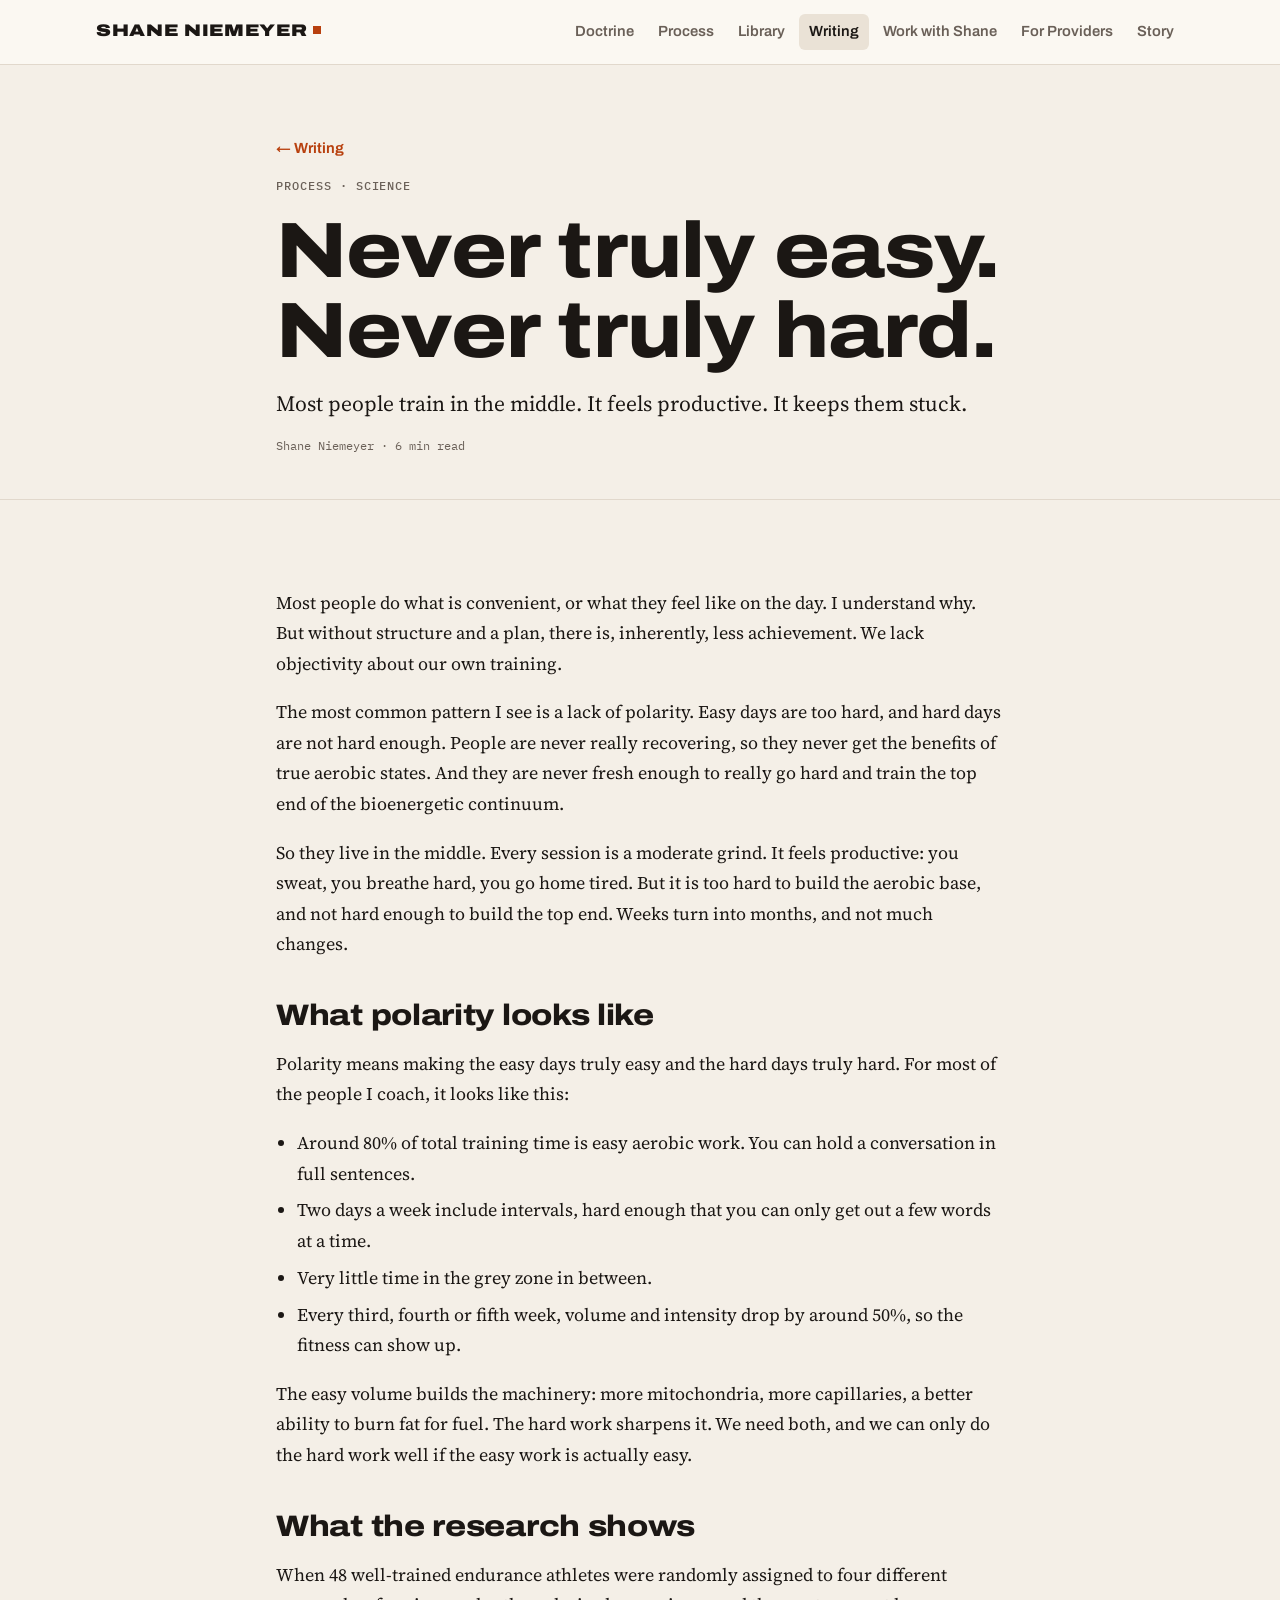
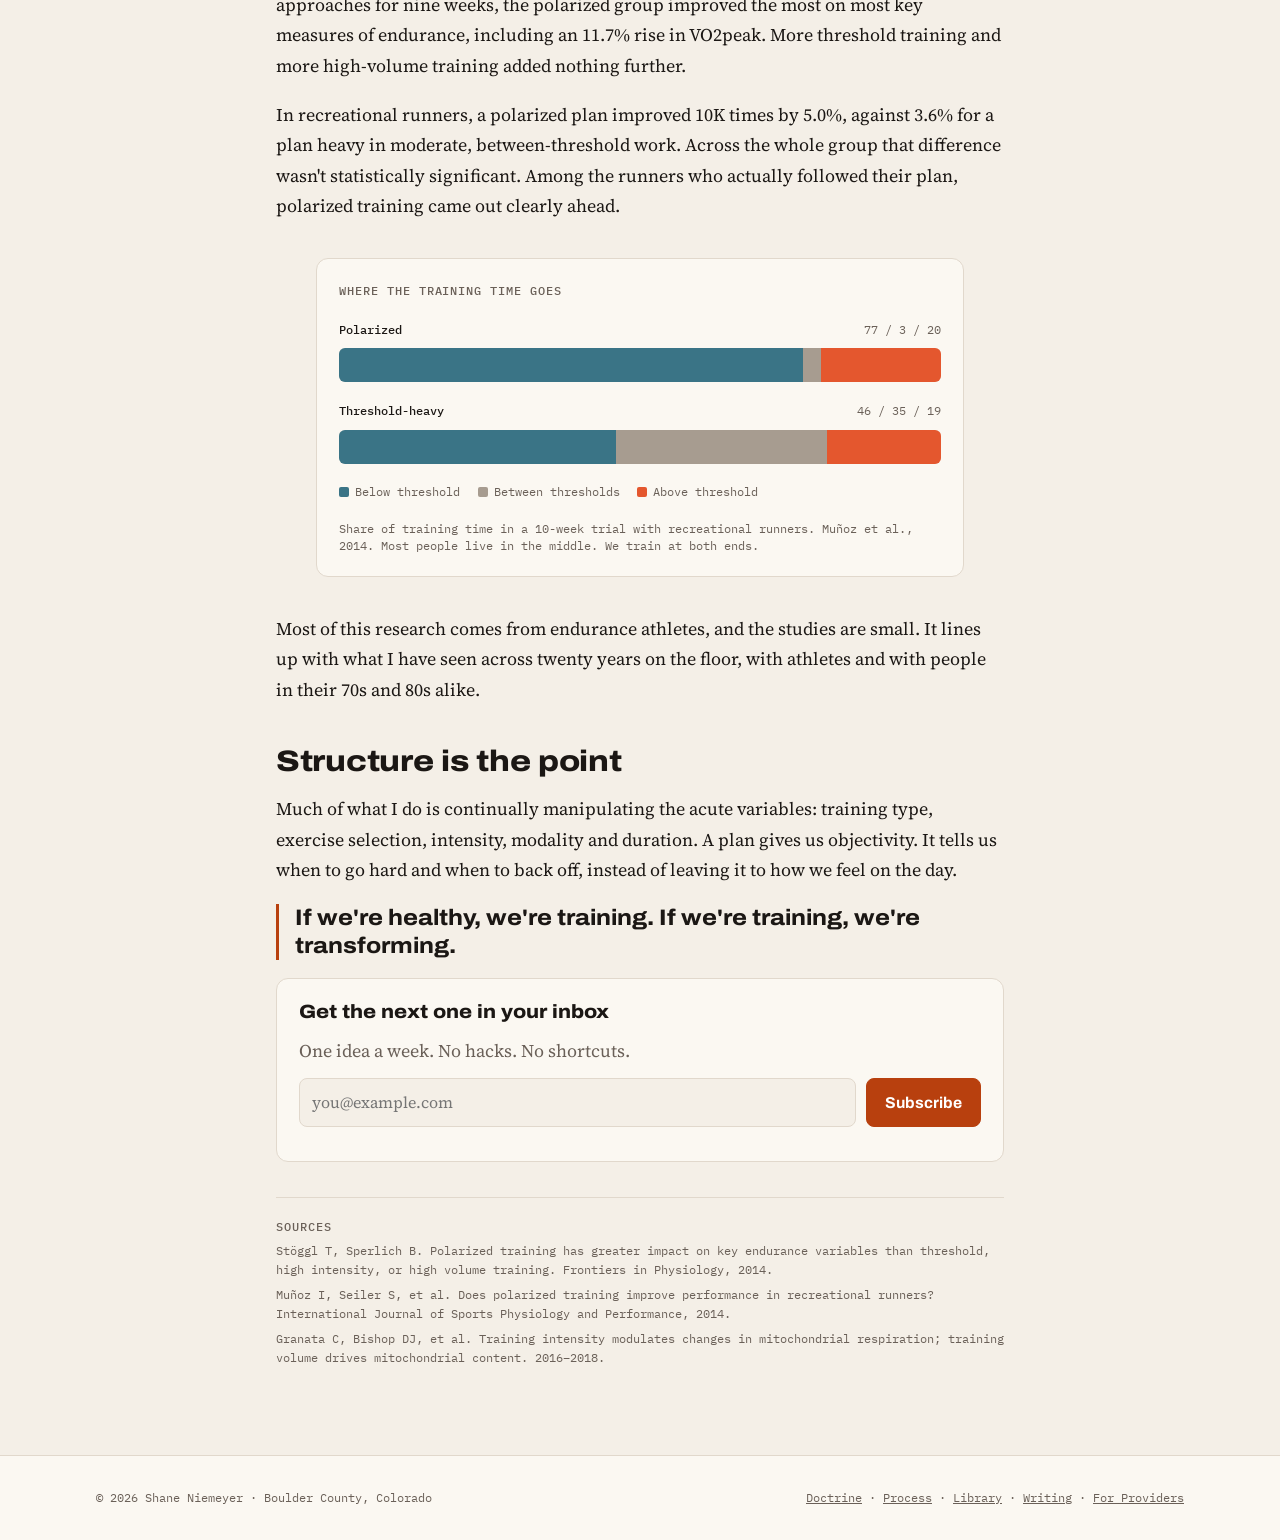
<file: never-easy-never-hard/index.html>
<!doctype html>
<html lang="en">
<head>
<meta charset="utf-8">
<meta name="viewport" content="width=device-width,initial-scale=1,viewport-fit=cover">
<title>Never truly easy. Never truly hard. · Shane Niemeyer</title>
<meta name="description" content="Most people train in the middle. It feels productive. It keeps them stuck.">
<link rel="canonical" href="https://shaneniemeyer.com/never-easy-never-hard/">
<meta property="og:type" content="article">
<meta property="og:site_name" content="Shane Niemeyer">
<meta property="og:title" content="Never truly easy. Never truly hard. · Shane Niemeyer">
<meta property="og:description" content="Most people train in the middle. It feels productive. It keeps them stuck.">
<meta property="og:url" content="https://shaneniemeyer.com/never-easy-never-hard/">
<meta property="og:image" content="https://shaneniemeyer.com/share.png">
<meta property="og:image:width" content="1200">
<meta property="og:image:height" content="630">
<meta property="og:image:alt" content="Shane Niemeyer. Training is the process of health.">
<meta name="twitter:card" content="summary_large_image">
<link rel="icon" href="../favicon.svg" type="image/svg+xml">
<link rel="icon" href="../favicon-32.png" sizes="32x32" type="image/png">
<link rel="apple-touch-icon" href="../apple-touch-icon.png">
<meta name="theme-color" content="#14110F">
<style>:root{color-scheme:light;box-sizing:border-box;padding-top:env(safe-area-inset-top,0px);padding-bottom:env(safe-area-inset-bottom,0px)}html{scroll-padding-top:env(safe-area-inset-top,0px)}body{margin:0;padding:0;font:14px -apple-system,BlinkMacSystemFont,sans-serif;background:#fff;color:#000}img{max-width:100%}[hidden]:not([hidden=until-found i]){display:none!important}</style>
<link rel="preconnect" href="https://fonts.googleapis.com">
<link rel="preconnect" href="https://fonts.gstatic.com" crossorigin>
<link rel="stylesheet" href="https://fonts.googleapis.com/css2?family=Archivo:wdth,wght@62..125,400..900&family=IBM+Plex+Mono:wght@400;500&family=Source+Serif+4:opsz,wght@8..60,400;8..60,600&display=swap">
<style>
/* Layout: a training-log site. Heavy expanded grotesk for conviction, serif for Shane's voice, mono for the lab's numbers.
   Recurring device: the intensity-distribution bar (below / between / above threshold). */
:root {
  --ground: #F1F4F6;
  --surface: #FFFFFF;
  --ink: #111C27;
  --muted: #55636F;
  --line: #D5DCE2;
  --chip: #E5EBF1;
  --accent: #1E4FD0;
  --accent-ink: #FFFFFF;
  --cool: #2E7C9B;
  --mid: #9AA6B1;
  --hot: #D4471E;
  --display: "Archivo", "Arial Narrow", system-ui, sans-serif;
  --body: "Source Serif 4", Georgia, "Times New Roman", serif;
  --mono: "IBM Plex Mono", ui-monospace, "SFMono-Regular", Menlo, monospace;
}
@media (prefers-color-scheme: dark) {
  :root:not([data-theme="light"]) {
    --ground: #0C1218; --surface: #131B23; --ink: #E6ECF1; --muted: #93A1AD; --line: #27323C; --chip: #1B2631;
    --accent: #7D9DFF; --accent-ink: #0C1218; --cool: #5DB2D0; --mid: #5F6C78; --hot: #FF7B55;
    color-scheme: dark;
  }
}
:root[data-theme="dark"] {
  --ground: #0C1218; --surface: #131B23; --ink: #E6ECF1; --muted: #93A1AD; --line: #27323C; --chip: #1B2631;
  --accent: #7D9DFF; --accent-ink: #0C1218; --cool: #5DB2D0; --mid: #5F6C78; --hot: #FF7B55;
  color-scheme: dark;
}

* { box-sizing: border-box; }
html { scroll-behavior: smooth; }
@media (prefers-reduced-motion: reduce) { html { scroll-behavior: auto; } }
body {
  background: var(--ground);
  color: var(--ink);
  font-family: var(--body);
  font-size: 1.0625rem;
  line-height: 1.6;
}
body::before {
  content: ""; position: fixed; inset: 0 0 auto; height: env(safe-area-inset-top, 0px);
  z-index: 10; background: var(--surface);
}
a { color: var(--accent); }
a:focus-visible, button:focus-visible, input:focus-visible, select:focus-visible, textarea:focus-visible {
  outline: 2px solid var(--accent); outline-offset: 3px;
}
.wrap {
  max-width: 1120px; margin: 0 auto;
  padding-left: max(16px, env(safe-area-inset-left, 0px));
  padding-right: max(16px, env(safe-area-inset-right, 0px));
}
.measure { max-width: 66ch; }

/* type */
h1, h2, h3, .display {
  font-family: var(--display); font-stretch: 115%; font-weight: 800;
  line-height: 1.02; letter-spacing: -0.01em; text-wrap: balance; margin: 0;
}
h1 { font-size: clamp(2.5rem, 6.4vw, 4.9rem); }
h2 { font-size: clamp(1.7rem, 3.4vw, 2.5rem); }
h3 { font-size: 1.2rem; font-stretch: 105%; font-weight: 750; line-height: 1.2; letter-spacing: 0; }
p { margin: 0; }
.lead { font-size: clamp(1.15rem, 1.9vw, 1.35rem); line-height: 1.55; color: var(--ink); }
.muted { color: var(--muted); }
.eyebrow {
  font-family: var(--mono); font-size: 0.75rem; font-weight: 500;
  letter-spacing: 0.08em; text-transform: uppercase; color: var(--muted);
}
.stack { display: grid; gap: 1rem; }
.stack-lg { display: grid; gap: 1.75rem; }

/* preview banner + header */
.preview {
  background: var(--chip); color: var(--muted);
  font-family: var(--mono); font-size: 0.75rem; letter-spacing: 0.02em;
}
.preview .wrap { padding-block: 8px; }
header.site {
  position: sticky; top: env(safe-area-inset-top, 0px); z-index: 9;
  background: var(--surface); border-bottom: 1px solid var(--line);
}
header.site .wrap {
  display: flex; align-items: center; justify-content: space-between; gap: 1rem;
  padding-block: 14px; flex-wrap: wrap;
}
.brand {
  font-family: var(--display); font-stretch: 125%; font-weight: 900; font-size: 1.05rem;
  letter-spacing: 0.02em; text-transform: uppercase; color: var(--ink); text-decoration: none;
}
nav.primary { min-width: 0; overflow-x: auto; }
nav.primary ul { list-style: none; margin: 0; padding: 0; display: flex; gap: 0.25rem; }
nav.primary a {
  display: block; padding: 6px 10px; border-radius: 6px; white-space: nowrap;
  font-family: var(--display); font-weight: 600; font-size: 0.92rem; color: var(--muted); text-decoration: none;
}
nav.primary a:hover { color: var(--ink); background: var(--chip); }
nav.primary a[aria-current="page"] { color: var(--ink); background: var(--chip); }

.menu-btn { display: none; }
@media (max-width: 760px) {
  header.site .wrap { flex-wrap: nowrap; }
  .menu-btn {
    display: inline-flex; align-items: center; gap: 0.5rem; padding: 8px 12px; border-radius: 6px;
    font-family: var(--display); font-weight: 700; font-size: 0.92rem; color: var(--ink);
    background: var(--chip); border: 0; cursor: pointer;
  }
  .menu-btn::after { content: ""; width: 12px; height: 8px; background: currentColor;
    clip-path: polygon(0 0, 100% 0, 50% 100%); transition: transform .2s; }
  .menu-btn[aria-expanded="true"]::after { transform: rotate(180deg); }
  nav.primary { display: none; position: absolute; left: 0; right: 0; top: 100%;
    background: var(--surface); border-bottom: 1px solid var(--line); overflow: visible; }
  header.site.open nav.primary { display: block; }
  nav.primary ul { flex-direction: column; gap: 0; padding: 8px max(16px, env(safe-area-inset-left, 0px)) 16px; }
  nav.primary a { padding: 12px 10px; font-size: 1.05rem; border-radius: 6px; }
}

/* buttons */
.actions { display: flex; flex-wrap: wrap; gap: 0.75rem; }
.btn {
  display: inline-flex; align-items: center; gap: 0.5rem; padding: 12px 18px; border-radius: 8px;
  font-family: var(--display); font-weight: 700; font-size: 0.98rem; text-decoration: none;
  border: 1.5px solid var(--accent); cursor: pointer;
}
.btn.primary { background: var(--accent); color: var(--accent-ink); }
.btn.ghost { background: transparent; color: var(--accent); }
.btn:hover { filter: brightness(1.06); }

/* sections */
.band { padding-block: clamp(48px, 7vw, 88px); }
.band + .band { border-top: 1px solid var(--line); }
.band.surface { background: var(--surface); }
.section-head { display: grid; gap: 0.6rem; margin-bottom: 2rem; }

/* hero */
.hero { padding-block: clamp(40px, 7vw, 84px) clamp(40px, 6vw, 72px); }
.hero .grid { display: grid; grid-template-columns: minmax(0, 1fr); gap: clamp(28px, 5vw, 64px); align-items: center; }
.hero .copy { display: grid; gap: 1.4rem; min-width: 0; }
@media (max-width: 860px) { .hero .grid { grid-template-columns: 1fr; } }

/* intensity distribution panel */
.dist {
  background: var(--surface); border: 1px solid var(--line); border-radius: 12px;
  padding: 22px; display: grid; gap: 18px; min-width: 0;
}
.dist-row { display: grid; gap: 8px; }
.dist-row .label { display: flex; justify-content: space-between; gap: 1rem; font-family: var(--mono); font-size: 0.78rem; color: var(--muted); }
.dist-row .label strong { color: var(--ink); font-weight: 500; }
.bar { display: flex; height: 34px; border-radius: 6px; overflow: hidden; background: var(--chip); }
.bar span { display: block; height: 100%; }
.bar .b { background: var(--cool); }
.bar .m { background: var(--mid); }
.bar .a { background: var(--hot); }
.key { display: flex; flex-wrap: wrap; gap: 0.5rem 1.1rem; font-family: var(--mono); font-size: 0.74rem; color: var(--muted); }
.key i { display: inline-block; width: 10px; height: 10px; border-radius: 2px; margin-right: 6px; vertical-align: -1px; }
.figure-note { font-family: var(--mono); font-size: 0.72rem; line-height: 1.5; color: var(--muted); }
.tabnum { font-variant-numeric: tabular-nums; }

/* quote */
.quote { display: grid; gap: 1.25rem; max-width: 46rem; }
.quote blockquote {
  margin: 0; font-family: var(--display); font-stretch: 110%; font-weight: 700;
  font-size: clamp(1.6rem, 3.6vw, 2.6rem); line-height: 1.12; text-wrap: balance;
}
.quote cite { font-style: normal; font-family: var(--mono); font-size: 0.78rem; color: var(--muted); letter-spacing: 0.06em; text-transform: uppercase; }

/* record row */
.record { display: grid; grid-template-columns: repeat(4, minmax(0, 1fr)); border-top: 2px solid var(--ink); }
.record > div { padding: 18px 16px 4px 0; display: grid; gap: 4px; align-content: start; }
.record .num { font-family: var(--display); font-stretch: 120%; font-weight: 850; font-size: clamp(1.7rem, 3.4vw, 2.5rem); line-height: 1; font-variant-numeric: tabular-nums; }
.record .what { font-family: var(--mono); font-size: 0.76rem; color: var(--muted); line-height: 1.45; }
@media (max-width: 720px) { .record { grid-template-columns: repeat(2, minmax(0, 1fr)); row-gap: 8px; } }

/* principle list */
.principles { display: grid; grid-template-columns: repeat(2, minmax(0, 1fr)); gap: 0 clamp(24px, 4vw, 56px); }
.principles article { padding-block: 22px; border-top: 1px solid var(--line); display: grid; gap: 0.5rem; min-width: 0; }
@media (max-width: 760px) { .principles { grid-template-columns: 1fr; } }

/* ways in */
.ways { display: grid; grid-template-columns: repeat(4, minmax(0, 1fr)); gap: 16px; }
.ways a {
  display: grid; gap: 0.5rem; align-content: start; padding: 20px; border-radius: 10px;
  background: var(--surface); border: 1px solid var(--line); color: var(--ink); text-decoration: none; min-width: 0;
}
.ways a:hover { border-color: var(--accent); }
.ways .go { font-family: var(--display); font-weight: 700; font-size: 0.9rem; color: var(--accent); margin-top: 0.25rem; }
@media (max-width: 900px) { .ways { grid-template-columns: repeat(2, minmax(0, 1fr)); } }
@media (max-width: 480px) { .ways { grid-template-columns: 1fr; } }

/* split rows */
.split { display: grid; grid-template-columns: minmax(0, 1fr) minmax(0, 1fr); gap: clamp(24px, 5vw, 64px); align-items: start; }
@media (max-width: 820px) { .split { grid-template-columns: 1fr; } }

/* page header for inner views */
.page-head { padding-block: clamp(40px, 6vw, 72px) clamp(28px, 4vw, 44px); border-bottom: 1px solid var(--line); }
.page-head .wrap { display: grid; gap: 1rem; }

/* process timeline */
.timeline { display: grid; gap: 0; }
.step { display: grid; grid-template-columns: 11rem minmax(0, 1fr); gap: clamp(16px, 4vw, 48px); padding-block: 34px; border-top: 1px solid var(--line); }
.step .when { font-family: var(--mono); font-size: 0.78rem; letter-spacing: 0.06em; text-transform: uppercase; color: var(--accent); padding-top: 6px; }
.step .body { display: grid; gap: 0.9rem; min-width: 0; }
.step ul { margin: 0; padding-left: 1.2rem; display: grid; gap: 0.25rem; }
@media (max-width: 720px) { .step { grid-template-columns: 1fr; gap: 10px; } }
.pull {
  font-family: var(--display); font-stretch: 110%; font-weight: 750; font-size: 1.3rem; line-height: 1.25;
  padding-left: 16px; border-left: 3px solid var(--accent);
}
.weekly { display: grid; grid-template-columns: repeat(3, minmax(0, 1fr)); gap: 12px; }
.weekly div { background: var(--surface); border: 1px solid var(--line); border-radius: 8px; padding: 14px; display: grid; gap: 4px; }
.weekly .v { font-family: var(--display); font-stretch: 115%; font-weight: 800; font-size: 1.35rem; line-height: 1.1; }
.weekly .k { font-family: var(--mono); font-size: 0.74rem; color: var(--muted); line-height: 1.4; }
@media (max-width: 560px) { .weekly { grid-template-columns: 1fr; } }

/* evidence */
.claims { display: grid; gap: 0; }
.claim { display: grid; grid-template-columns: 9.5rem minmax(0, 1fr); gap: clamp(16px, 4vw, 40px); padding-block: 26px; border-top: 1px solid var(--line); }
.claim .figure { font-family: var(--display); font-stretch: 120%; font-weight: 850; font-size: clamp(2rem, 4vw, 2.8rem); line-height: 1; font-variant-numeric: tabular-nums; }
.claim .text { display: grid; gap: 0.5rem; min-width: 0; }
.cite-line { font-family: var(--mono); font-size: 0.75rem; color: var(--muted); line-height: 1.5; }
.tag {
  display: inline-block; font-family: var(--mono); font-size: 0.68rem; letter-spacing: 0.06em; text-transform: uppercase;
  padding: 2px 8px; border-radius: 999px; background: var(--chip); color: var(--ink); margin-right: 6px; vertical-align: 1px;
}
.tag.draft { background: transparent; border: 1px dashed var(--muted); color: var(--muted); }
@media (max-width: 640px) { .claim { grid-template-columns: 1fr; gap: 8px; } }
.chapters { list-style: none; padding: 0; margin: 0; display: grid; grid-template-columns: repeat(2, minmax(0, 1fr)); gap: 0 40px; }
.chapters li { display: flex; justify-content: space-between; gap: 1rem; padding-block: 12px; border-top: 1px solid var(--line); font-family: var(--display); font-weight: 600; min-width: 0; }
.chapters li span:last-child { font-family: var(--mono); font-weight: 400; font-size: 0.74rem; color: var(--muted); white-space: nowrap; padding-top: 3px; }
@media (max-width: 680px) { .chapters { grid-template-columns: 1fr; } }

/* offers */
.offers { display: grid; grid-template-columns: repeat(2, minmax(0, 1fr)); gap: 16px; }
.offer { background: var(--surface); border: 1px solid var(--line); border-radius: 12px; padding: 24px; display: grid; gap: 0.75rem; align-content: start; min-width: 0; }
.offer ul { margin: 0; padding-left: 1.2rem; display: grid; gap: 0.2rem; }
@media (max-width: 760px) { .offers { grid-template-columns: 1fr; } }

/* form */
form.contact { display: grid; gap: 14px; background: var(--surface); border: 1px solid var(--line); border-radius: 12px; padding: 24px; }
.field { display: grid; gap: 6px; }
.field label { font-family: var(--display); font-weight: 650; font-size: 0.92rem; }
.field input, .field select, .field textarea {
  font: inherit; font-size: 1rem; color: var(--ink); background: var(--ground);
  border: 1px solid var(--line); border-radius: 8px; padding: 10px 12px; width: 100%;
}
.field textarea { min-height: 7rem; resize: vertical; }
.two { display: grid; grid-template-columns: minmax(0, 1fr) minmax(0, 1fr); gap: 14px; }
@media (max-width: 560px) { .two { grid-template-columns: 1fr; } }
.form-status { font-family: var(--mono); font-size: 0.8rem; color: var(--muted); }

/* providers */
.checklist { list-style: none; margin: 0; padding: 0; display: grid; gap: 0; }
.checklist li { padding-block: 14px; border-top: 1px solid var(--line); display: grid; gap: 4px; }
.checklist li strong { font-family: var(--display); font-weight: 700; }

/* start-here ramp */
.ramp { display: grid; grid-template-columns: repeat(3, minmax(0, 1fr)); gap: 14px; }
.ramp div { border-top: 3px solid var(--accent); padding-top: 10px; display: grid; gap: 4px; align-content: start; }
.ramp .t { font-family: var(--mono); font-size: 0.74rem; letter-spacing: 0.06em; text-transform: uppercase; color: var(--accent); }
.ramp p { font-family: var(--display); font-weight: 650; font-size: 1.02rem; line-height: 1.3; }
@media (max-width: 560px) { .ramp { grid-template-columns: 1fr; } }

/* client stories */
.stories { display: grid; grid-template-columns: repeat(3, minmax(0, 1fr)); gap: 16px; }
.story-card { background: var(--ground); border: 1px solid var(--line); border-radius: 12px; padding: 24px; display: grid; gap: 1rem; align-content: start; min-width: 0; }
.arc { list-style: none; margin: 0; padding: 0 0 0 18px; display: grid; gap: 12px; border-left: 2px solid var(--line); }
.arc li { position: relative; display: grid; gap: 2px; font-size: 0.98rem; line-height: 1.5; }
.arc li::before { content: ""; position: absolute; left: -25px; top: 0.3em; width: 12px; height: 12px; border-radius: 50%; background: var(--ground); border: 2px solid var(--accent); }
.arc li:last-child::before { background: var(--accent); }
.arc .t { font-family: var(--mono); font-size: 0.72rem; letter-spacing: 0.06em; text-transform: uppercase; color: var(--muted); }
.said { font-family: var(--display); font-stretch: 105%; font-weight: 700; font-size: 1.08rem; line-height: 1.3; padding-top: 0.9rem; border-top: 1px solid var(--line); }
@media (max-width: 920px) { .stories { grid-template-columns: 1fr; } }

/* writing */
.split-wide { display: grid; grid-template-columns: minmax(0, 2fr) minmax(0, 1fr); gap: clamp(24px, 5vw, 56px); align-items: start; }
.split-wide aside { position: sticky; top: calc(env(safe-area-inset-top, 0px) + 84px); }
@media (max-width: 860px) { .split-wide { grid-template-columns: 1fr; } .split-wide aside { position: static; } }
.posts { list-style: none; margin: 0; padding: 0; display: grid; }
.posts li { border-top: 1px solid var(--line); }
.post-item { display: grid; grid-template-columns: 8.5rem minmax(0, 1fr) auto; gap: 8px 28px; padding-block: 22px; color: var(--ink); text-decoration: none; align-items: baseline; }
a.post-item:hover h3 { color: var(--accent); }
.post-item .meta { font-family: var(--mono); font-size: 0.72rem; letter-spacing: 0.06em; text-transform: uppercase; color: var(--muted); }
.post-item .text { display: grid; gap: 4px; min-width: 0; }
.post-item .state { font-family: var(--mono); font-size: 0.74rem; color: var(--muted); white-space: nowrap; }
.post-item.upcoming h3 { color: var(--muted); }
@media (max-width: 680px) { .post-item { grid-template-columns: 1fr; gap: 6px; } }
.latest { display: grid; gap: 0.5rem; padding: 22px; border-radius: 12px; background: var(--surface); border: 1px solid var(--line); color: var(--ink); text-decoration: none; }
.latest:hover { border-color: var(--accent); }
.latest .go { font-family: var(--display); font-weight: 700; font-size: 0.9rem; color: var(--accent); }
.subscribe { background: var(--surface); border: 1px solid var(--line); border-radius: 12px; padding: 22px; display: grid; gap: 12px; }
.sub-title { font-family: var(--display); font-stretch: 110%; font-weight: 800; font-size: 1.2rem; line-height: 1.15; }
.sub-row { display: flex; flex-wrap: wrap; gap: 10px; }
.sub-row input { flex: 1 1 13rem; min-width: 0; font: inherit; font-size: 1rem; color: var(--ink); background: var(--ground); border: 1px solid var(--line); border-radius: 8px; padding: 10px 12px; }
.sr { position: absolute; width: 1px; height: 1px; overflow: hidden; clip: rect(0 0 0 0); white-space: nowrap; }

/* article */
.wrap.narrow { max-width: 760px; }
.back { font-family: var(--display); font-weight: 650; font-size: 0.92rem; text-decoration: none; }
.post-body { display: grid; gap: 1.15rem; font-size: 1.12rem; line-height: 1.7; }
.post-body h2 { font-size: clamp(1.4rem, 2.6vw, 1.85rem); margin-top: 1.4rem; }
.post-body ul { margin: 0; padding-left: 1.3rem; display: grid; gap: 0.4rem; }
.post-body .pull { font-size: 1.4rem; }
.sources { display: grid; gap: 6px; padding-top: 1.25rem; margin-top: 1rem; border-top: 1px solid var(--line); }
.sources p { font-family: var(--mono); font-size: 0.76rem; line-height: 1.55; color: var(--muted); }

/* ---------- library ---------- */
.shelf { display: grid; grid-template-columns: repeat(3, minmax(0, 1fr)); gap: 16px; }
.shelf > a, .shelf > .card {
  display: grid; gap: 0.6rem; align-content: start; padding: 22px; border-radius: 12px;
  background: var(--surface); border: 1px solid var(--line); color: var(--ink); text-decoration: none; min-width: 0;
}
.band.surface .shelf > a, .band.surface .shelf > .card { background: var(--ground); }
.shelf > a:hover { border-color: var(--accent); }
.shelf .go { font-family: var(--display); font-weight: 700; font-size: 0.9rem; color: var(--accent); margin-top: 0.25rem; }
@media (max-width: 900px) { .shelf { grid-template-columns: 1fr; } }

.figure-box { margin: 0; background: var(--surface); border: 1px solid var(--line); border-radius: 12px; padding: 20px; display: grid; gap: 12px; min-width: 0; }
.band.surface .figure-box { background: var(--ground); }
.figure-box svg { width: 100%; height: auto; display: block; }

/* two cities illustration */
.c-cell { fill: var(--surface); stroke: var(--mid); stroke-width: 1.5; }
.band.surface .c-cell { fill: var(--surface); }
.c-nuc { fill: var(--chip); stroke: var(--mid); stroke-width: 1; }
.c-mito { fill: var(--hot); }
.c-ribo { fill: var(--ink); opacity: 0.5; }
.c-cap { fill: none; stroke: var(--cool); stroke-width: 4; stroke-linecap: round; }
.c-label { fill: var(--ink); font-family: var(--display); font-weight: 750; font-size: 16px; }
.c-key { fill: var(--muted); font-family: var(--mono); font-size: 11px; }

/* book parts */
.parts { display: grid; }
.part { display: grid; grid-template-columns: 14rem minmax(0, 1fr); gap: clamp(16px, 4vw, 48px); padding-block: 28px; border-top: 1px solid var(--line); }
.part-name { display: grid; gap: 6px; align-content: start; }
.part-name .n { font-family: var(--mono); font-size: 0.74rem; letter-spacing: 0.06em; text-transform: uppercase; color: var(--accent); }
.part-name h3 { font-size: 1.2rem; }
.ch-list { list-style: none; margin: 0; padding: 0; display: grid; }
.ch { display: grid; grid-template-columns: 2.6rem minmax(0, 1fr) auto; gap: 4px 16px; padding-block: 14px; border-top: 1px dashed var(--line); align-items: baseline; }
.ch:first-child { border-top: 0; padding-top: 2px; }
.ch .num { font-family: var(--display); font-stretch: 120%; font-weight: 850; font-size: 1.35rem; line-height: 1; font-variant-numeric: tabular-nums; color: var(--muted); }
.ch .t { display: grid; gap: 3px; min-width: 0; }
.ch .t strong { font-family: var(--display); font-weight: 750; font-size: 1.08rem; line-height: 1.25; }
.ch .t span { color: var(--muted); font-size: 0.98rem; line-height: 1.45; }
.ch .s { font-family: var(--mono); font-size: 0.72rem; color: var(--muted); white-space: nowrap; }
.ch a.s { color: var(--accent); font-weight: 500; }
@media (max-width: 720px) {
  .part { grid-template-columns: 1fr; gap: 12px; }
  .ch { grid-template-columns: 2.2rem minmax(0, 1fr); }
  .ch .s { grid-column: 2; }
}

/* ---------- module (long read) ---------- */
.module-meta { display: flex; flex-wrap: wrap; gap: 0.4rem 1.4rem; font-family: var(--mono); font-size: 0.76rem; color: var(--muted); }
.module .post-body { min-width: 0; }
.module .post-body h2 { scroll-margin-top: 90px; }
.post-body a.c { color: var(--accent); text-decoration-thickness: 1px; text-underline-offset: 2px; white-space: nowrap; }
.post-body ol { margin: 0; padding-left: 1.4rem; display: grid; gap: 0.5rem; }
.toc { display: grid; gap: 14px; align-content: start; }
.toc-box { background: var(--surface); border: 1px solid var(--line); border-radius: 12px; padding: 20px; display: grid; gap: 10px; }
.toc-box ol { margin: 0; padding-left: 1.3rem; display: grid; gap: 0.45rem; font-family: var(--display); font-weight: 600; font-size: 0.94rem; line-height: 1.3; }
.toc-box ol a { color: var(--ink); text-decoration: none; }
.toc-box ol a:hover { color: var(--accent); }
.formats { list-style: none; margin: 0; padding: 0; display: grid; }
.formats li { display: flex; justify-content: space-between; gap: 1rem; padding-block: 9px; border-top: 1px solid var(--line); font-family: var(--display); font-weight: 600; font-size: 0.92rem; }
.formats li:first-child { border-top: 0; padding-top: 0; }
.formats li span:last-child { font-family: var(--mono); font-weight: 400; font-size: 0.72rem; color: var(--muted); padding-top: 2px; }
.formats li.on span:last-child { color: var(--accent); }
@media (max-width: 860px) { .toc .toc-box.contents { display: none; } }

/* method loop */
.l-box { fill: none; stroke: var(--mid); stroke-width: 1.25; }
.l-box.main { fill: var(--chip); stroke: var(--accent); stroke-width: 2; }
.l-edge { fill: none; stroke: var(--mid); stroke-width: 1.25; }
.l-head { fill: var(--mid); }
.l-t { fill: var(--ink); font-family: var(--display); font-weight: 750; font-size: 15px; }
.l-s { fill: var(--muted); font-family: var(--mono); font-size: 11px; }
.post-body .loop-list { display: none; margin: 0; padding-left: 1.3rem; }
.loop-list li { font-size: 1rem; }
@media (max-width: 600px) { .loop svg { display: none; } .post-body .loop-list { display: grid; gap: 0.4rem; } }

/* tissue clock */
.trow { display: grid; grid-template-columns: 11.5rem minmax(0, 1fr) 8rem; gap: 10px 14px; align-items: center; }
.trow .tl { font-family: var(--display); font-weight: 650; font-size: 0.95rem; line-height: 1.25; }
.trow .tv { font-family: var(--mono); font-size: 0.76rem; color: var(--muted); }
.tbar { height: 22px; border-radius: 5px; background: var(--chip); overflow: hidden; }
.tbar span { display: block; height: 100%; border-radius: 5px; }
@media (max-width: 600px) { .trow { grid-template-columns: 1fr auto; } .trow .tbar { grid-column: 1 / -1; grid-row: 2; } }

.next-card { display: grid; gap: 0.4rem; padding: 22px; border-radius: 12px; background: var(--surface); border: 1px solid var(--line); color: var(--ink); text-decoration: none; }
.next-card:hover { border-color: var(--accent); }
.next-card .go { font-family: var(--display); font-weight: 700; font-size: 0.9rem; color: var(--accent); }

/* ---------- exercise library ---------- */
.chips { display: flex; flex-wrap: wrap; gap: 8px; }
.chips button {
  font-family: var(--display); font-weight: 650; font-size: 0.9rem; color: var(--muted);
  background: var(--surface); border: 1px solid var(--line); border-radius: 999px; padding: 7px 14px; cursor: pointer;
}
.chips button:hover { color: var(--ink); border-color: var(--mid); }
.chips button[aria-pressed="true"] { background: var(--ink); color: var(--surface); border-color: var(--ink); }
.ladders { display: grid; grid-template-columns: repeat(3, minmax(0, 1fr)); gap: 16px; }
.ladder { background: var(--surface); border: 1px solid var(--line); border-radius: 12px; padding: 20px; display: grid; gap: 14px; align-content: start; min-width: 0; }
.ladder[hidden] { display: none; }
.ladder header { display: flex; justify-content: space-between; align-items: baseline; gap: 1rem; }
.rungs { list-style: none; margin: 0; padding: 0; display: grid; gap: 6px; counter-reset: rung; }
.rungs li {
  counter-increment: rung; display: grid; grid-template-columns: 1.6rem minmax(0, 1fr); gap: 10px; align-items: center;
  padding: 9px 10px; border-radius: 8px; background: var(--ground); font-family: var(--display); font-weight: 600; font-size: 0.95rem; line-height: 1.25;
}
.rungs li::before {
  content: counter(rung); display: grid; place-items: center; width: 1.6rem; height: 1.6rem; border-radius: 50%;
  font-family: var(--mono); font-size: 0.72rem; font-weight: 500; color: var(--accent); border: 1.5px solid var(--accent);
}
.feature .rungs li, .band:not(.surface) > .wrap > .ladder .rungs li { background: var(--surface); border: 1px solid var(--line); }
.rungs li:last-child::before { background: var(--accent); color: var(--accent-ink); }
@media (max-width: 960px) { .ladders { grid-template-columns: repeat(2, minmax(0, 1fr)); } }
@media (max-width: 600px) { .ladders { grid-template-columns: 1fr; } }

.feature { display: grid; grid-template-columns: minmax(0, 1.1fr) minmax(0, 1fr); gap: clamp(20px, 4vw, 48px); align-items: start; }
@media (max-width: 860px) { .feature { grid-template-columns: 1fr; } }
.video {
  aspect-ratio: 16 / 9; border-radius: 12px; background: var(--ink); color: var(--surface);
  display: grid; place-items: center; align-content: center; gap: 10px; text-align: center; padding: 16px;
}
.video .play { width: 56px; height: 56px; border-radius: 50%; border: 2px solid currentColor; display: grid; place-items: center; opacity: 0.85; }
.video .play::after { content: ""; border-left: 16px solid currentColor; border-top: 10px solid transparent; border-bottom: 10px solid transparent; margin-left: 4px; }
.video span { font-family: var(--mono); font-size: 0.76rem; letter-spacing: 0.06em; text-transform: uppercase; opacity: 0.8; }
.note-box { border: 1px dashed var(--mid); border-radius: 10px; padding: 14px 16px; display: grid; gap: 4px; }

/* footer */
footer.site { background: var(--surface); border-top: 1px solid var(--line); }
footer.site .wrap { padding-block: 32px; display: flex; flex-wrap: wrap; justify-content: space-between; gap: 1rem; font-family: var(--mono); font-size: 0.78rem; color: var(--muted); }
footer.site a { color: var(--muted); }
</style>
<style>
/* Ember theme: warm paper for reading, near-black for the big moments, ember as the one accent.
   Layered over the base styles; only colors, a few sizes and the .moment sections change. */
:root, :root[data-theme="light"] {
  --ground: #F4EFE7;
  --surface: #FBF8F2;
  --ink: #1B1714;
  --muted: #6A6058;
  --line: #E1D8CC;
  --chip: #EAE2D6;
  --accent: #B8400E;
  --accent-ink: #FFFFFF;
  --cool: #3A7486;
  --mid: #A79C90;
  --hot: #E4572E;
  --night: #14110F;
}
@media (prefers-color-scheme: dark) {
  :root:not([data-theme="light"]) {
    --ground: #12100E; --surface: #1A1714; --ink: #EEE7DE; --muted: #A69A8E; --line: #2C2621; --chip: #231E1A;
    --accent: #F0703F; --accent-ink: #12100E; --cool: #5FA3B5; --mid: #6E645B; --hot: #F0703F; --night: #0A0908;
  }
}

/* the moments: hero, "Set it down", the story */
.moment {
  --ground: var(--night); --surface: var(--night);
  --ink: #F3EEE7; --muted: #B3A699; --line: #2E2823; --chip: #241F1B;
  --accent: #F0703F; --accent-ink: #14110F;
  background: var(--night) !important; color: var(--ink);
  border-top: 0 !important;
}
.moment + .band { border-top: 0; }
.moment .eyebrow { color: var(--accent); display: inline-flex; align-items: center; gap: 12px; }
.moment .eyebrow::before { content: ""; width: 36px; height: 3px; background: var(--accent); flex: none; }
.moment .btn.ghost { color: var(--ink); border-color: #5A4F46; }
.moment .btn.ghost:hover { border-color: var(--ink); filter: none; }

.hero.moment { padding-block: clamp(64px, 11vw, 148px) clamp(56px, 9vw, 120px); }
.hero.moment h1 { font-size: clamp(2.9rem, 8vw, 6.4rem); font-stretch: 120%; letter-spacing: -0.02em; }
.hero.moment .lead { color: #D9D0C5; }

.band.moment h2 { font-size: clamp(2.2rem, 5vw, 3.6rem); }

/* the proverb: let it breathe */
.quote blockquote { font-size: clamp(2rem, 4.6vw, 3.4rem); }

/* header and footer sit on paper */
header.site { background: var(--surface); }
.brand { letter-spacing: 0.04em; }
.brand::after { content: ""; display: inline-block; width: 8px; height: 8px; margin-left: 6px; background: var(--accent); vertical-align: 2px; }
.record { border-top-color: var(--accent); }
.btn.primary:hover { filter: brightness(1.08); }

</style>
</head>
<body>
<header class="site">
  <div class="wrap">
    <a class="brand" href="../">Shane Niemeyer</a>
    <button class="menu-btn" type="button" aria-expanded="false" aria-controls="main-nav">Menu</button>
    <nav class="primary" id="main-nav" aria-label="Main">
      <ul>
        <li><a href="../doctrine/" data-nav="doctrine">Doctrine</a></li>
        <li><a href="../process/" data-nav="process">Process</a></li>
        <li><a href="../library/" data-nav="library">Library</a></li>
        <li><a href="../writing/" data-nav="writing" aria-current="page">Writing</a></li>
        <li><a href="../work/" data-nav="work">Work with Shane</a></li>
        <li><a href="../providers/" data-nav="providers">For Providers</a></li>
        <li><a href="../story/" data-nav="story">Story</a></li>
      </ul>
    </nav>
  </div>
</header>

<main>

<!-- ================= ARTICLE ================= -->
<div class="view" data-view="never-easy-never-hard" data-section="writing">
  <section class="page-head"><div class="wrap narrow">
    <a class="back" href="../writing/">← Writing</a>
    <p class="eyebrow">Process · Science</p>
    <h1>Never truly easy. Never truly hard.</h1>
    <p class="lead">Most people train in the middle. It feels productive. It keeps them stuck.</p>
    <p class="cite-line">Shane Niemeyer · 6 min read</p>
  </div></section>

  <section class="band"><div class="wrap narrow post-body">
    <p>Most people do what is convenient, or what they feel like on the day. I understand why. But without structure and a plan, there is, inherently, less achievement. We lack objectivity about our own training.</p>
    <p>The most common pattern I see is a lack of polarity. Easy days are too hard, and hard days are not hard enough. People are never really recovering, so they never get the benefits of true aerobic states. And they are never fresh enough to really go hard and train the top end of the bioenergetic continuum.</p>
    <p>So they live in the middle. Every session is a moderate grind. It feels productive: you sweat, you breathe hard, you go home tired. But it is too hard to build the aerobic base, and not hard enough to build the top end. Weeks turn into months, and not much changes.</p>

    <h2>What polarity looks like</h2>
    <p>Polarity means making the easy days truly easy and the hard days truly hard. For most of the people I coach, it looks like this:</p>
    <ul>
      <li>Around 80% of total training time is easy aerobic work. You can hold a conversation in full sentences.</li>
      <li>Two days a week include intervals, hard enough that you can only get out a few words at a time.</li>
      <li>Very little time in the grey zone in between.</li>
      <li>Every third, fourth or fifth week, volume and intensity drop by around 50%, so the fitness can show up.</li>
    </ul>
    <p>The easy volume builds the machinery: more mitochondria, more capillaries, a better ability to burn fat for fuel. The hard work sharpens it. We need both, and we can only do the hard work well if the easy work is actually easy.</p>

    <h2>What the research shows</h2>
    <p>When 48 well-trained endurance athletes were randomly assigned to four different approaches for nine weeks, the polarized group improved the most on most key measures of endurance, including an 11.7% rise in VO2peak. More threshold training and more high-volume training added nothing further.</p>
    <p>In recreational runners, a polarized plan improved 10K times by 5.0%, against 3.6% for a plan heavy in moderate, between-threshold work. Across the whole group that difference wasn't statistically significant. Among the runners who actually followed their plan, polarized training came out clearly ahead.</p>
    <figure class="dist" aria-label="Intensity distribution: polarized versus threshold-heavy training">
      <p class="eyebrow">Where the training time goes</p>
      <div class="dist-row">
        <div class="label"><strong>Polarized</strong><span class="tabnum">77 / 3 / 20</span></div>
        <div class="bar" role="img" aria-label="77 percent below threshold, 3 percent between thresholds, 20 percent above threshold">
          <span class="b" style="width:77%"></span><span class="m" style="width:3%"></span><span class="a" style="width:20%"></span>
        </div>
      </div>
      <div class="dist-row">
        <div class="label"><strong>Threshold-heavy</strong><span class="tabnum">46 / 35 / 19</span></div>
        <div class="bar" role="img" aria-label="46 percent below threshold, 35 percent between thresholds, 19 percent above threshold">
          <span class="b" style="width:46%"></span><span class="m" style="width:35%"></span><span class="a" style="width:19%"></span>
        </div>
      </div>
      <div class="key">
        <span><i style="background:var(--cool)"></i>Below threshold</span>
        <span><i style="background:var(--mid)"></i>Between thresholds</span>
        <span><i style="background:var(--hot)"></i>Above threshold</span>
      </div>
      <figcaption class="figure-note">Share of training time in a 10-week trial with recreational runners. Muñoz et al., 2014. Most people live in the middle. We train at both ends.</figcaption>
    </figure>
    <p>Most of this research comes from endurance athletes, and the studies are small. It lines up with what I have seen across twenty years on the floor, with athletes and with people in their 70s and 80s alike.</p>

    <h2>Structure is the point</h2>
    <p>Much of what I do is continually manipulating the acute variables: training type, exercise selection, intensity, modality and duration. A plan gives us objectivity. It tells us when to go hard and when to back off, instead of leaving it to how we feel on the day.</p>
    <p class="pull">If we're healthy, we're training. If we're training, we're transforming.</p>

    <form class="subscribe" name="newsletter" method="POST" data-netlify="true" netlify-honeypot="bot-field" novalidate><input type="hidden" name="form-name" value="newsletter"><input type="hidden" name="source" value="post"><p class="sr" aria-hidden="true"><label>Leave this empty <input name="bot-field" tabindex="-1" autocomplete="off"></label></p>
      <p class="sub-title">Get the next one in your inbox</p>
      <p class="muted">One idea a week. No hacks. No shortcuts.</p>
      <div class="sub-row"><label class="sr" for="sub-post">Email address</label><input id="sub-post" name="email" type="email" required autocomplete="email" placeholder="you@example.com"><button class="btn primary" type="submit">Subscribe</button></div>
      <p class="form-status" aria-live="polite"></p>
    </form>

    <div class="sources">
      <p class="eyebrow">Sources</p>
      <p>Stöggl T, Sperlich B. Polarized training has greater impact on key endurance variables than threshold, high intensity, or high volume training. Frontiers in Physiology, 2014.</p>
      <p>Muñoz I, Seiler S, et al. Does polarized training improve performance in recreational runners? International Journal of Sports Physiology and Performance, 2014.</p>
      <p>Granata C, Bishop DJ, et al. Training intensity modulates changes in mitochondrial respiration; training volume drives mitochondrial content. 2016–2018.</p>
    </div>
  </div></section>
</div>

</main>

<footer class="site">
  <div class="wrap">
    <span>© 2026 Shane Niemeyer · Boulder County, Colorado</span>
    <span><a href="../doctrine/">Doctrine</a> · <a href="../process/">Process</a> · <a href="../library/">Library</a> · <a href="../writing/">Writing</a> · <a href="../providers/">For Providers</a></span>
  </div>
</footer>

<script>
(function () {
  var ROOT = '../', PAGES = ['home','doctrine','process','evidence','work','providers','story','writing','never-easy-never-hard','library','introduction','meet-people-where-they-are','exercises'];
  var legacy = (location.hash || '').slice(1);
  if (PAGES.indexOf(legacy) > -1) location.replace(ROOT + (legacy === 'home' ? '' : legacy + '/'));

  var header = document.querySelector('header.site');
  var menuBtn = header.querySelector('.menu-btn');
  function setMenu(open) { header.classList.toggle('open', open); menuBtn.setAttribute('aria-expanded', open ? 'true' : 'false'); }
  menuBtn.addEventListener('click', function () { setMenu(!header.classList.contains('open')); });
  header.querySelectorAll('nav.primary a').forEach(function (a) { a.addEventListener('click', function () { setMenu(false); }); });
  document.addEventListener('keydown', function (e) { if (e.key === 'Escape') setMenu(false); });

  var form = document.getElementById('contact-form');
  var status = document.getElementById('c-status');
  function send(f) {
    return fetch('/', {
      method: 'POST',
      headers: { 'Content-Type': 'application/x-www-form-urlencoded' },
      body: new URLSearchParams(new FormData(f)).toString()
    }).then(function (r) { if (!r.ok) throw new Error(r.status); });
  }
  function validEmail(v) { return /^[^\s@]+@[^\s@]+\.[^\s@]+$/.test(v); }

  if (form) form.addEventListener('submit', function (e) {
    e.preventDefault();
    var name = form.elements.name.value.trim();
    var email = form.elements.email.value.trim();
    if (!name || !validEmail(email)) { status.textContent = 'Add your name and a valid email so I can write back.'; return; }
    var btn = form.querySelector('button[type=submit]');
    btn.disabled = true; status.textContent = 'Sending…';
    send(form).then(function () {
      form.reset();
      status.textContent = 'Got it. I read every one of these myself, and I\'ll write back soon. — Shane';
    }).catch(function () {
      status.textContent = 'That didn\'t go through. Try again in a minute.';
    }).then(function () { btn.disabled = false; });
  });

  Array.prototype.slice.call(document.querySelectorAll('[data-jump]')).forEach(function (a) {
    a.addEventListener('click', function (e) {
      var t = document.getElementById(a.getAttribute('data-jump'));
      if (!t) return;
      e.preventDefault();
      t.scrollIntoView({ behavior: 'smooth', block: 'start' });
    });
  });

  var chips = Array.prototype.slice.call(document.querySelectorAll('.chips [data-filter]'));
  var ladders = Array.prototype.slice.call(document.querySelectorAll('.ladder[data-pattern]'));
  chips.forEach(function (b) {
    b.addEventListener('click', function () {
      var f = b.getAttribute('data-filter');
      chips.forEach(function (o) { o.setAttribute('aria-pressed', o === b ? 'true' : 'false'); });
      ladders.forEach(function (l) { l.hidden = !(f === 'all' || l.getAttribute('data-pattern') === f); });
    });
  });

  Array.prototype.slice.call(document.querySelectorAll('form.subscribe')).forEach(function (f) {
    f.addEventListener('submit', function (e) {
      e.preventDefault();
      var st = f.querySelector('.form-status');
      if (!validEmail(f.elements.email.value.trim())) { st.textContent = 'Enter a valid email address.'; return; }
      var btn = f.querySelector('button[type=submit]');
      btn.disabled = true; st.textContent = 'Signing you up…';
      send(f).then(function () {
        f.reset(); st.textContent = 'You\'re in. The first letter is on its way soon.';
      }).catch(function () {
        st.textContent = 'That didn\'t go through. Try again in a minute.';
      }).then(function () { btn.disabled = false; });
    });
  });
})();
</script>

</body></html>
</body>
</html>
</file>
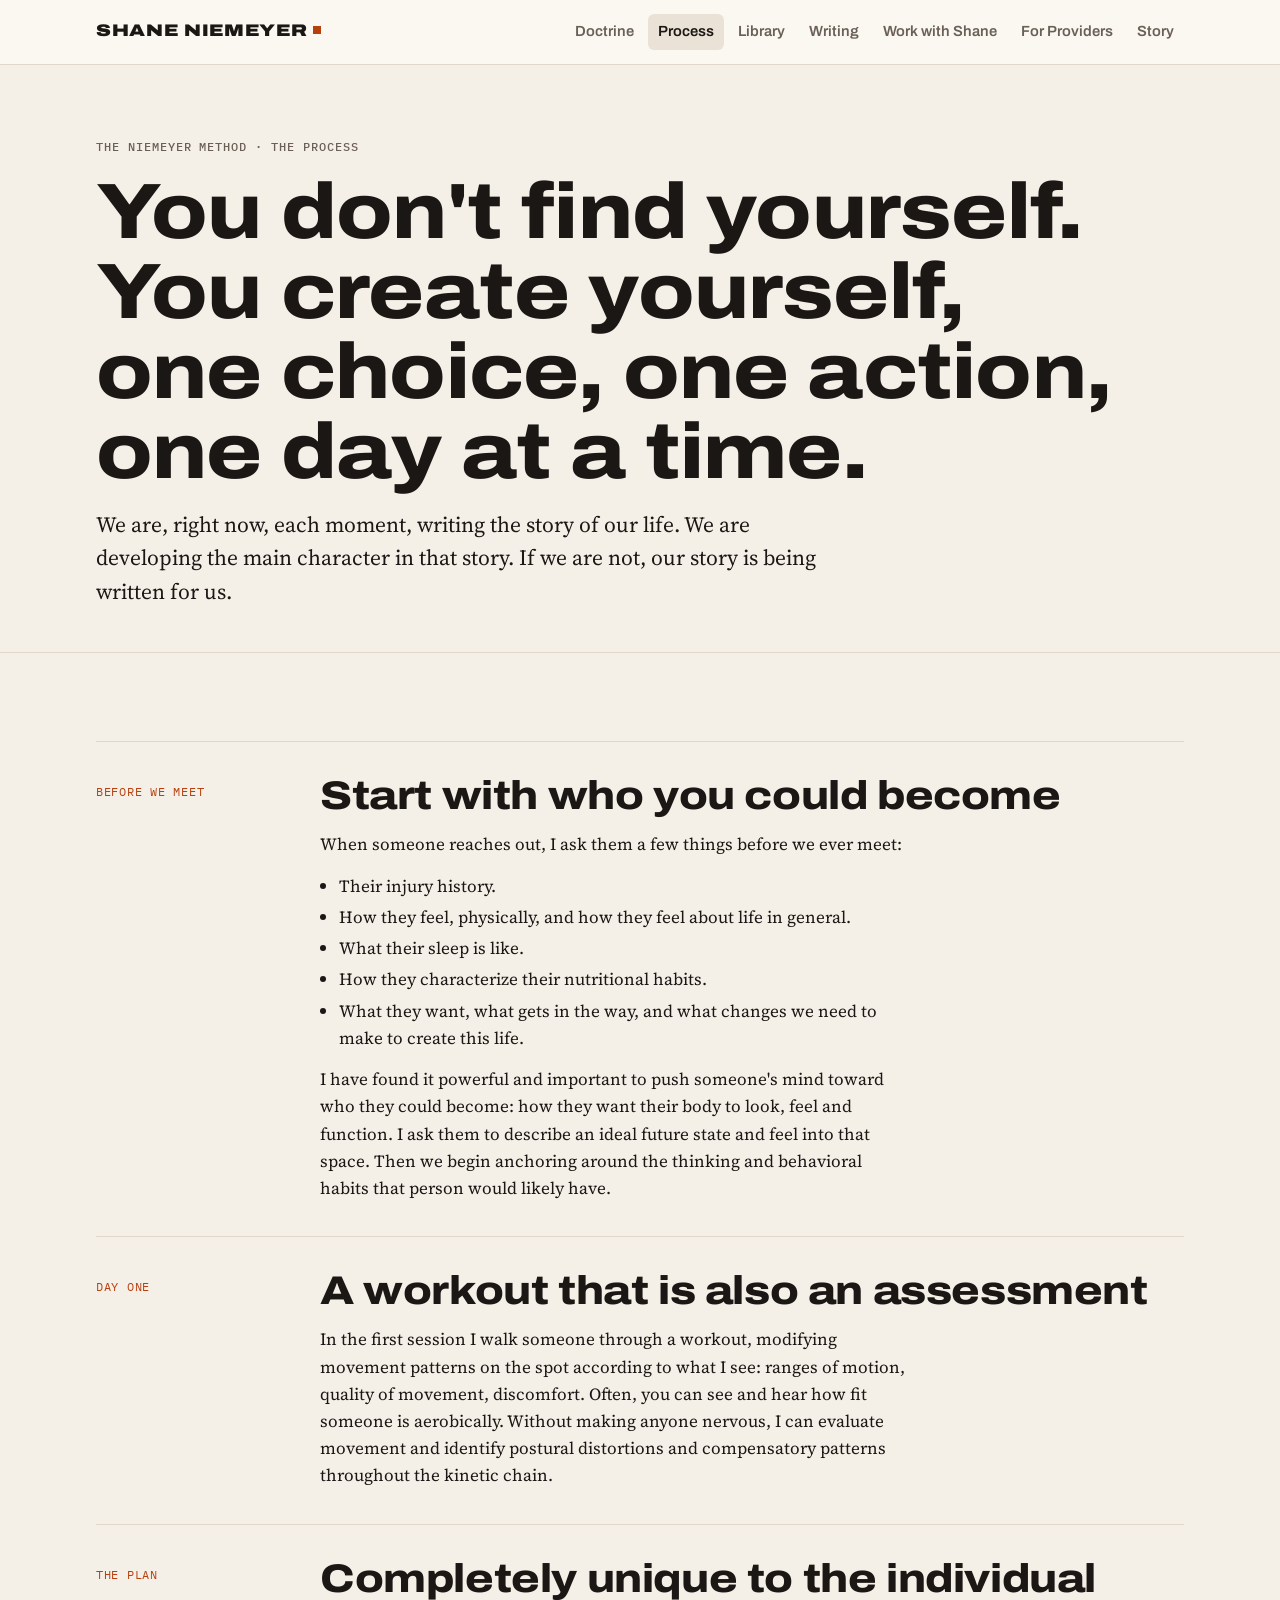
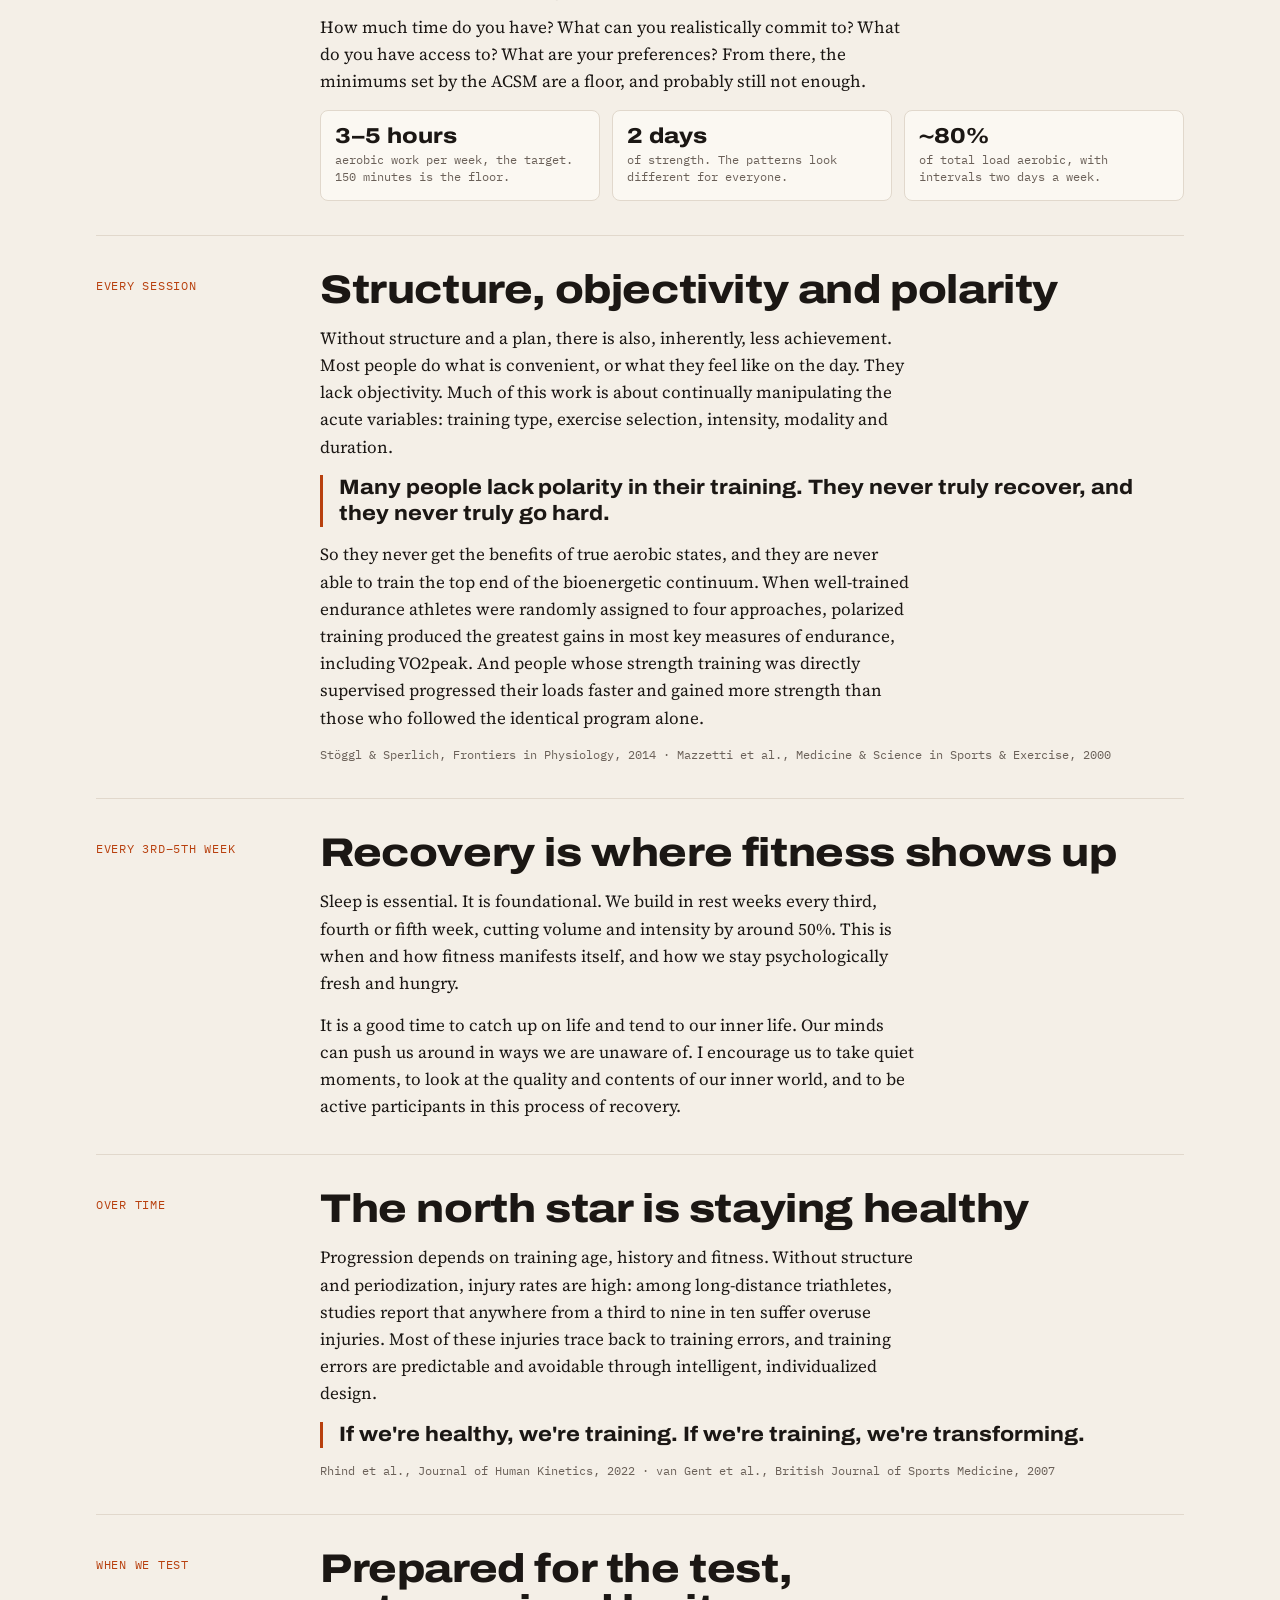
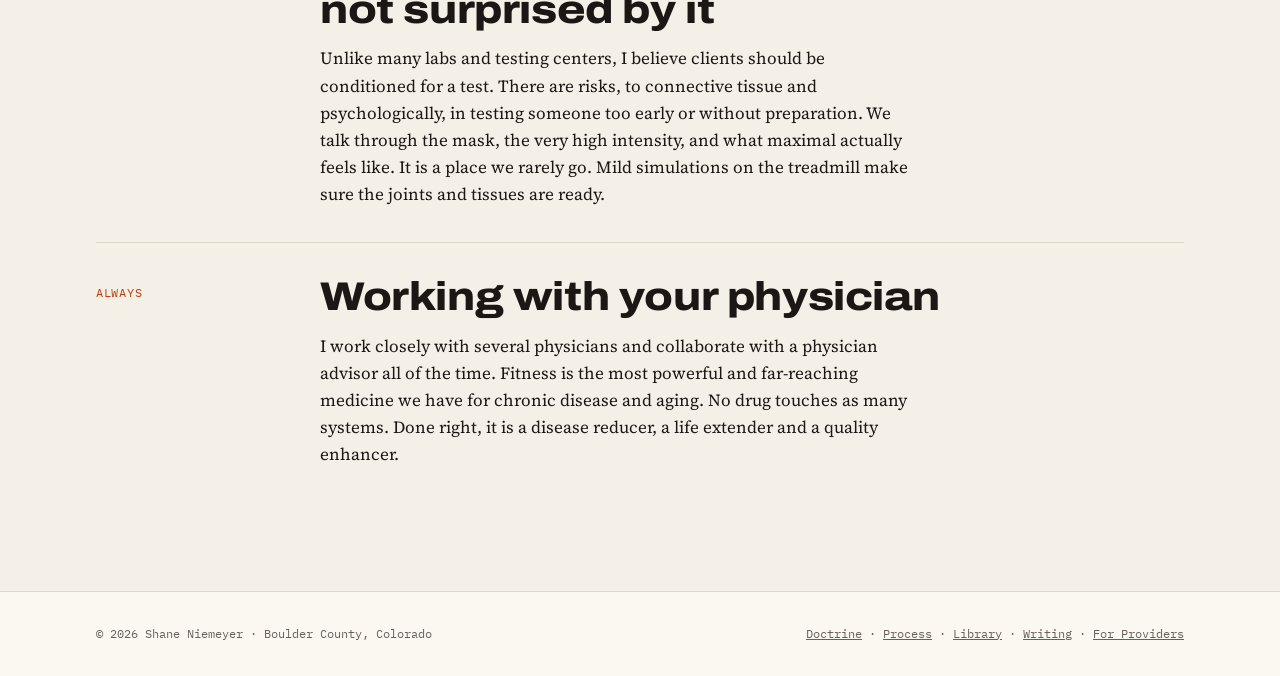
<file: process/index.html>
<!doctype html>
<html lang="en">
<head>
<meta charset="utf-8">
<meta name="viewport" content="width=device-width,initial-scale=1,viewport-fit=cover">
<title>The Niemeyer Method · Shane Niemeyer</title>
<meta name="description" content="You don&#x27;t find yourself. You create yourself, one choice, one action, one day at a time. How we locate each person, progress the load and train for a lifetime.">
<link rel="canonical" href="https://shaneniemeyer.com/process/">
<meta property="og:type" content="website">
<meta property="og:site_name" content="Shane Niemeyer">
<meta property="og:title" content="The Niemeyer Method · Shane Niemeyer">
<meta property="og:description" content="You don&#x27;t find yourself. You create yourself, one choice, one action, one day at a time. How we locate each person, progress the load and train for a lifetime.">
<meta property="og:url" content="https://shaneniemeyer.com/process/">
<meta property="og:image" content="https://shaneniemeyer.com/share.png">
<meta property="og:image:width" content="1200">
<meta property="og:image:height" content="630">
<meta property="og:image:alt" content="Shane Niemeyer. Training is the process of health.">
<meta name="twitter:card" content="summary_large_image">
<link rel="icon" href="../favicon.svg" type="image/svg+xml">
<link rel="icon" href="../favicon-32.png" sizes="32x32" type="image/png">
<link rel="apple-touch-icon" href="../apple-touch-icon.png">
<meta name="theme-color" content="#14110F">
<style>:root{color-scheme:light;box-sizing:border-box;padding-top:env(safe-area-inset-top,0px);padding-bottom:env(safe-area-inset-bottom,0px)}html{scroll-padding-top:env(safe-area-inset-top,0px)}body{margin:0;padding:0;font:14px -apple-system,BlinkMacSystemFont,sans-serif;background:#fff;color:#000}img{max-width:100%}[hidden]:not([hidden=until-found i]){display:none!important}</style>
<link rel="preconnect" href="https://fonts.googleapis.com">
<link rel="preconnect" href="https://fonts.gstatic.com" crossorigin>
<link rel="stylesheet" href="https://fonts.googleapis.com/css2?family=Archivo:wdth,wght@62..125,400..900&family=IBM+Plex+Mono:wght@400;500&family=Source+Serif+4:opsz,wght@8..60,400;8..60,600&display=swap">
<style>
/* Layout: a training-log site. Heavy expanded grotesk for conviction, serif for Shane's voice, mono for the lab's numbers.
   Recurring device: the intensity-distribution bar (below / between / above threshold). */
:root {
  --ground: #F1F4F6;
  --surface: #FFFFFF;
  --ink: #111C27;
  --muted: #55636F;
  --line: #D5DCE2;
  --chip: #E5EBF1;
  --accent: #1E4FD0;
  --accent-ink: #FFFFFF;
  --cool: #2E7C9B;
  --mid: #9AA6B1;
  --hot: #D4471E;
  --display: "Archivo", "Arial Narrow", system-ui, sans-serif;
  --body: "Source Serif 4", Georgia, "Times New Roman", serif;
  --mono: "IBM Plex Mono", ui-monospace, "SFMono-Regular", Menlo, monospace;
}
@media (prefers-color-scheme: dark) {
  :root:not([data-theme="light"]) {
    --ground: #0C1218; --surface: #131B23; --ink: #E6ECF1; --muted: #93A1AD; --line: #27323C; --chip: #1B2631;
    --accent: #7D9DFF; --accent-ink: #0C1218; --cool: #5DB2D0; --mid: #5F6C78; --hot: #FF7B55;
    color-scheme: dark;
  }
}
:root[data-theme="dark"] {
  --ground: #0C1218; --surface: #131B23; --ink: #E6ECF1; --muted: #93A1AD; --line: #27323C; --chip: #1B2631;
  --accent: #7D9DFF; --accent-ink: #0C1218; --cool: #5DB2D0; --mid: #5F6C78; --hot: #FF7B55;
  color-scheme: dark;
}

* { box-sizing: border-box; }
html { scroll-behavior: smooth; }
@media (prefers-reduced-motion: reduce) { html { scroll-behavior: auto; } }
body {
  background: var(--ground);
  color: var(--ink);
  font-family: var(--body);
  font-size: 1.0625rem;
  line-height: 1.6;
}
body::before {
  content: ""; position: fixed; inset: 0 0 auto; height: env(safe-area-inset-top, 0px);
  z-index: 10; background: var(--surface);
}
a { color: var(--accent); }
a:focus-visible, button:focus-visible, input:focus-visible, select:focus-visible, textarea:focus-visible {
  outline: 2px solid var(--accent); outline-offset: 3px;
}
.wrap {
  max-width: 1120px; margin: 0 auto;
  padding-left: max(16px, env(safe-area-inset-left, 0px));
  padding-right: max(16px, env(safe-area-inset-right, 0px));
}
.measure { max-width: 66ch; }

/* type */
h1, h2, h3, .display {
  font-family: var(--display); font-stretch: 115%; font-weight: 800;
  line-height: 1.02; letter-spacing: -0.01em; text-wrap: balance; margin: 0;
}
h1 { font-size: clamp(2.5rem, 6.4vw, 4.9rem); }
h2 { font-size: clamp(1.7rem, 3.4vw, 2.5rem); }
h3 { font-size: 1.2rem; font-stretch: 105%; font-weight: 750; line-height: 1.2; letter-spacing: 0; }
p { margin: 0; }
.lead { font-size: clamp(1.15rem, 1.9vw, 1.35rem); line-height: 1.55; color: var(--ink); }
.muted { color: var(--muted); }
.eyebrow {
  font-family: var(--mono); font-size: 0.75rem; font-weight: 500;
  letter-spacing: 0.08em; text-transform: uppercase; color: var(--muted);
}
.stack { display: grid; gap: 1rem; }
.stack-lg { display: grid; gap: 1.75rem; }

/* preview banner + header */
.preview {
  background: var(--chip); color: var(--muted);
  font-family: var(--mono); font-size: 0.75rem; letter-spacing: 0.02em;
}
.preview .wrap { padding-block: 8px; }
header.site {
  position: sticky; top: env(safe-area-inset-top, 0px); z-index: 9;
  background: var(--surface); border-bottom: 1px solid var(--line);
}
header.site .wrap {
  display: flex; align-items: center; justify-content: space-between; gap: 1rem;
  padding-block: 14px; flex-wrap: wrap;
}
.brand {
  font-family: var(--display); font-stretch: 125%; font-weight: 900; font-size: 1.05rem;
  letter-spacing: 0.02em; text-transform: uppercase; color: var(--ink); text-decoration: none;
}
nav.primary { min-width: 0; overflow-x: auto; }
nav.primary ul { list-style: none; margin: 0; padding: 0; display: flex; gap: 0.25rem; }
nav.primary a {
  display: block; padding: 6px 10px; border-radius: 6px; white-space: nowrap;
  font-family: var(--display); font-weight: 600; font-size: 0.92rem; color: var(--muted); text-decoration: none;
}
nav.primary a:hover { color: var(--ink); background: var(--chip); }
nav.primary a[aria-current="page"] { color: var(--ink); background: var(--chip); }

.menu-btn { display: none; }
@media (max-width: 760px) {
  header.site .wrap { flex-wrap: nowrap; }
  .menu-btn {
    display: inline-flex; align-items: center; gap: 0.5rem; padding: 8px 12px; border-radius: 6px;
    font-family: var(--display); font-weight: 700; font-size: 0.92rem; color: var(--ink);
    background: var(--chip); border: 0; cursor: pointer;
  }
  .menu-btn::after { content: ""; width: 12px; height: 8px; background: currentColor;
    clip-path: polygon(0 0, 100% 0, 50% 100%); transition: transform .2s; }
  .menu-btn[aria-expanded="true"]::after { transform: rotate(180deg); }
  nav.primary { display: none; position: absolute; left: 0; right: 0; top: 100%;
    background: var(--surface); border-bottom: 1px solid var(--line); overflow: visible; }
  header.site.open nav.primary { display: block; }
  nav.primary ul { flex-direction: column; gap: 0; padding: 8px max(16px, env(safe-area-inset-left, 0px)) 16px; }
  nav.primary a { padding: 12px 10px; font-size: 1.05rem; border-radius: 6px; }
}

/* buttons */
.actions { display: flex; flex-wrap: wrap; gap: 0.75rem; }
.btn {
  display: inline-flex; align-items: center; gap: 0.5rem; padding: 12px 18px; border-radius: 8px;
  font-family: var(--display); font-weight: 700; font-size: 0.98rem; text-decoration: none;
  border: 1.5px solid var(--accent); cursor: pointer;
}
.btn.primary { background: var(--accent); color: var(--accent-ink); }
.btn.ghost { background: transparent; color: var(--accent); }
.btn:hover { filter: brightness(1.06); }

/* sections */
.band { padding-block: clamp(48px, 7vw, 88px); }
.band + .band { border-top: 1px solid var(--line); }
.band.surface { background: var(--surface); }
.section-head { display: grid; gap: 0.6rem; margin-bottom: 2rem; }

/* hero */
.hero { padding-block: clamp(40px, 7vw, 84px) clamp(40px, 6vw, 72px); }
.hero .grid { display: grid; grid-template-columns: minmax(0, 1fr); gap: clamp(28px, 5vw, 64px); align-items: center; }
.hero .copy { display: grid; gap: 1.4rem; min-width: 0; }
@media (max-width: 860px) { .hero .grid { grid-template-columns: 1fr; } }

/* intensity distribution panel */
.dist {
  background: var(--surface); border: 1px solid var(--line); border-radius: 12px;
  padding: 22px; display: grid; gap: 18px; min-width: 0;
}
.dist-row { display: grid; gap: 8px; }
.dist-row .label { display: flex; justify-content: space-between; gap: 1rem; font-family: var(--mono); font-size: 0.78rem; color: var(--muted); }
.dist-row .label strong { color: var(--ink); font-weight: 500; }
.bar { display: flex; height: 34px; border-radius: 6px; overflow: hidden; background: var(--chip); }
.bar span { display: block; height: 100%; }
.bar .b { background: var(--cool); }
.bar .m { background: var(--mid); }
.bar .a { background: var(--hot); }
.key { display: flex; flex-wrap: wrap; gap: 0.5rem 1.1rem; font-family: var(--mono); font-size: 0.74rem; color: var(--muted); }
.key i { display: inline-block; width: 10px; height: 10px; border-radius: 2px; margin-right: 6px; vertical-align: -1px; }
.figure-note { font-family: var(--mono); font-size: 0.72rem; line-height: 1.5; color: var(--muted); }
.tabnum { font-variant-numeric: tabular-nums; }

/* quote */
.quote { display: grid; gap: 1.25rem; max-width: 46rem; }
.quote blockquote {
  margin: 0; font-family: var(--display); font-stretch: 110%; font-weight: 700;
  font-size: clamp(1.6rem, 3.6vw, 2.6rem); line-height: 1.12; text-wrap: balance;
}
.quote cite { font-style: normal; font-family: var(--mono); font-size: 0.78rem; color: var(--muted); letter-spacing: 0.06em; text-transform: uppercase; }

/* record row */
.record { display: grid; grid-template-columns: repeat(4, minmax(0, 1fr)); border-top: 2px solid var(--ink); }
.record > div { padding: 18px 16px 4px 0; display: grid; gap: 4px; align-content: start; }
.record .num { font-family: var(--display); font-stretch: 120%; font-weight: 850; font-size: clamp(1.7rem, 3.4vw, 2.5rem); line-height: 1; font-variant-numeric: tabular-nums; }
.record .what { font-family: var(--mono); font-size: 0.76rem; color: var(--muted); line-height: 1.45; }
@media (max-width: 720px) { .record { grid-template-columns: repeat(2, minmax(0, 1fr)); row-gap: 8px; } }

/* principle list */
.principles { display: grid; grid-template-columns: repeat(2, minmax(0, 1fr)); gap: 0 clamp(24px, 4vw, 56px); }
.principles article { padding-block: 22px; border-top: 1px solid var(--line); display: grid; gap: 0.5rem; min-width: 0; }
@media (max-width: 760px) { .principles { grid-template-columns: 1fr; } }

/* ways in */
.ways { display: grid; grid-template-columns: repeat(4, minmax(0, 1fr)); gap: 16px; }
.ways a {
  display: grid; gap: 0.5rem; align-content: start; padding: 20px; border-radius: 10px;
  background: var(--surface); border: 1px solid var(--line); color: var(--ink); text-decoration: none; min-width: 0;
}
.ways a:hover { border-color: var(--accent); }
.ways .go { font-family: var(--display); font-weight: 700; font-size: 0.9rem; color: var(--accent); margin-top: 0.25rem; }
@media (max-width: 900px) { .ways { grid-template-columns: repeat(2, minmax(0, 1fr)); } }
@media (max-width: 480px) { .ways { grid-template-columns: 1fr; } }

/* split rows */
.split { display: grid; grid-template-columns: minmax(0, 1fr) minmax(0, 1fr); gap: clamp(24px, 5vw, 64px); align-items: start; }
@media (max-width: 820px) { .split { grid-template-columns: 1fr; } }

/* page header for inner views */
.page-head { padding-block: clamp(40px, 6vw, 72px) clamp(28px, 4vw, 44px); border-bottom: 1px solid var(--line); }
.page-head .wrap { display: grid; gap: 1rem; }

/* process timeline */
.timeline { display: grid; gap: 0; }
.step { display: grid; grid-template-columns: 11rem minmax(0, 1fr); gap: clamp(16px, 4vw, 48px); padding-block: 34px; border-top: 1px solid var(--line); }
.step .when { font-family: var(--mono); font-size: 0.78rem; letter-spacing: 0.06em; text-transform: uppercase; color: var(--accent); padding-top: 6px; }
.step .body { display: grid; gap: 0.9rem; min-width: 0; }
.step ul { margin: 0; padding-left: 1.2rem; display: grid; gap: 0.25rem; }
@media (max-width: 720px) { .step { grid-template-columns: 1fr; gap: 10px; } }
.pull {
  font-family: var(--display); font-stretch: 110%; font-weight: 750; font-size: 1.3rem; line-height: 1.25;
  padding-left: 16px; border-left: 3px solid var(--accent);
}
.weekly { display: grid; grid-template-columns: repeat(3, minmax(0, 1fr)); gap: 12px; }
.weekly div { background: var(--surface); border: 1px solid var(--line); border-radius: 8px; padding: 14px; display: grid; gap: 4px; }
.weekly .v { font-family: var(--display); font-stretch: 115%; font-weight: 800; font-size: 1.35rem; line-height: 1.1; }
.weekly .k { font-family: var(--mono); font-size: 0.74rem; color: var(--muted); line-height: 1.4; }
@media (max-width: 560px) { .weekly { grid-template-columns: 1fr; } }

/* evidence */
.claims { display: grid; gap: 0; }
.claim { display: grid; grid-template-columns: 9.5rem minmax(0, 1fr); gap: clamp(16px, 4vw, 40px); padding-block: 26px; border-top: 1px solid var(--line); }
.claim .figure { font-family: var(--display); font-stretch: 120%; font-weight: 850; font-size: clamp(2rem, 4vw, 2.8rem); line-height: 1; font-variant-numeric: tabular-nums; }
.claim .text { display: grid; gap: 0.5rem; min-width: 0; }
.cite-line { font-family: var(--mono); font-size: 0.75rem; color: var(--muted); line-height: 1.5; }
.tag {
  display: inline-block; font-family: var(--mono); font-size: 0.68rem; letter-spacing: 0.06em; text-transform: uppercase;
  padding: 2px 8px; border-radius: 999px; background: var(--chip); color: var(--ink); margin-right: 6px; vertical-align: 1px;
}
.tag.draft { background: transparent; border: 1px dashed var(--muted); color: var(--muted); }
@media (max-width: 640px) { .claim { grid-template-columns: 1fr; gap: 8px; } }
.chapters { list-style: none; padding: 0; margin: 0; display: grid; grid-template-columns: repeat(2, minmax(0, 1fr)); gap: 0 40px; }
.chapters li { display: flex; justify-content: space-between; gap: 1rem; padding-block: 12px; border-top: 1px solid var(--line); font-family: var(--display); font-weight: 600; min-width: 0; }
.chapters li span:last-child { font-family: var(--mono); font-weight: 400; font-size: 0.74rem; color: var(--muted); white-space: nowrap; padding-top: 3px; }
@media (max-width: 680px) { .chapters { grid-template-columns: 1fr; } }

/* offers */
.offers { display: grid; grid-template-columns: repeat(2, minmax(0, 1fr)); gap: 16px; }
.offer { background: var(--surface); border: 1px solid var(--line); border-radius: 12px; padding: 24px; display: grid; gap: 0.75rem; align-content: start; min-width: 0; }
.offer ul { margin: 0; padding-left: 1.2rem; display: grid; gap: 0.2rem; }
@media (max-width: 760px) { .offers { grid-template-columns: 1fr; } }

/* form */
form.contact { display: grid; gap: 14px; background: var(--surface); border: 1px solid var(--line); border-radius: 12px; padding: 24px; }
.field { display: grid; gap: 6px; }
.field label { font-family: var(--display); font-weight: 650; font-size: 0.92rem; }
.field input, .field select, .field textarea {
  font: inherit; font-size: 1rem; color: var(--ink); background: var(--ground);
  border: 1px solid var(--line); border-radius: 8px; padding: 10px 12px; width: 100%;
}
.field textarea { min-height: 7rem; resize: vertical; }
.two { display: grid; grid-template-columns: minmax(0, 1fr) minmax(0, 1fr); gap: 14px; }
@media (max-width: 560px) { .two { grid-template-columns: 1fr; } }
.form-status { font-family: var(--mono); font-size: 0.8rem; color: var(--muted); }

/* providers */
.checklist { list-style: none; margin: 0; padding: 0; display: grid; gap: 0; }
.checklist li { padding-block: 14px; border-top: 1px solid var(--line); display: grid; gap: 4px; }
.checklist li strong { font-family: var(--display); font-weight: 700; }

/* start-here ramp */
.ramp { display: grid; grid-template-columns: repeat(3, minmax(0, 1fr)); gap: 14px; }
.ramp div { border-top: 3px solid var(--accent); padding-top: 10px; display: grid; gap: 4px; align-content: start; }
.ramp .t { font-family: var(--mono); font-size: 0.74rem; letter-spacing: 0.06em; text-transform: uppercase; color: var(--accent); }
.ramp p { font-family: var(--display); font-weight: 650; font-size: 1.02rem; line-height: 1.3; }
@media (max-width: 560px) { .ramp { grid-template-columns: 1fr; } }

/* client stories */
.stories { display: grid; grid-template-columns: repeat(3, minmax(0, 1fr)); gap: 16px; }
.story-card { background: var(--ground); border: 1px solid var(--line); border-radius: 12px; padding: 24px; display: grid; gap: 1rem; align-content: start; min-width: 0; }
.arc { list-style: none; margin: 0; padding: 0 0 0 18px; display: grid; gap: 12px; border-left: 2px solid var(--line); }
.arc li { position: relative; display: grid; gap: 2px; font-size: 0.98rem; line-height: 1.5; }
.arc li::before { content: ""; position: absolute; left: -25px; top: 0.3em; width: 12px; height: 12px; border-radius: 50%; background: var(--ground); border: 2px solid var(--accent); }
.arc li:last-child::before { background: var(--accent); }
.arc .t { font-family: var(--mono); font-size: 0.72rem; letter-spacing: 0.06em; text-transform: uppercase; color: var(--muted); }
.said { font-family: var(--display); font-stretch: 105%; font-weight: 700; font-size: 1.08rem; line-height: 1.3; padding-top: 0.9rem; border-top: 1px solid var(--line); }
@media (max-width: 920px) { .stories { grid-template-columns: 1fr; } }

/* writing */
.split-wide { display: grid; grid-template-columns: minmax(0, 2fr) minmax(0, 1fr); gap: clamp(24px, 5vw, 56px); align-items: start; }
.split-wide aside { position: sticky; top: calc(env(safe-area-inset-top, 0px) + 84px); }
@media (max-width: 860px) { .split-wide { grid-template-columns: 1fr; } .split-wide aside { position: static; } }
.posts { list-style: none; margin: 0; padding: 0; display: grid; }
.posts li { border-top: 1px solid var(--line); }
.post-item { display: grid; grid-template-columns: 8.5rem minmax(0, 1fr) auto; gap: 8px 28px; padding-block: 22px; color: var(--ink); text-decoration: none; align-items: baseline; }
a.post-item:hover h3 { color: var(--accent); }
.post-item .meta { font-family: var(--mono); font-size: 0.72rem; letter-spacing: 0.06em; text-transform: uppercase; color: var(--muted); }
.post-item .text { display: grid; gap: 4px; min-width: 0; }
.post-item .state { font-family: var(--mono); font-size: 0.74rem; color: var(--muted); white-space: nowrap; }
.post-item.upcoming h3 { color: var(--muted); }
@media (max-width: 680px) { .post-item { grid-template-columns: 1fr; gap: 6px; } }
.latest { display: grid; gap: 0.5rem; padding: 22px; border-radius: 12px; background: var(--surface); border: 1px solid var(--line); color: var(--ink); text-decoration: none; }
.latest:hover { border-color: var(--accent); }
.latest .go { font-family: var(--display); font-weight: 700; font-size: 0.9rem; color: var(--accent); }
.subscribe { background: var(--surface); border: 1px solid var(--line); border-radius: 12px; padding: 22px; display: grid; gap: 12px; }
.sub-title { font-family: var(--display); font-stretch: 110%; font-weight: 800; font-size: 1.2rem; line-height: 1.15; }
.sub-row { display: flex; flex-wrap: wrap; gap: 10px; }
.sub-row input { flex: 1 1 13rem; min-width: 0; font: inherit; font-size: 1rem; color: var(--ink); background: var(--ground); border: 1px solid var(--line); border-radius: 8px; padding: 10px 12px; }
.sr { position: absolute; width: 1px; height: 1px; overflow: hidden; clip: rect(0 0 0 0); white-space: nowrap; }

/* article */
.wrap.narrow { max-width: 760px; }
.back { font-family: var(--display); font-weight: 650; font-size: 0.92rem; text-decoration: none; }
.post-body { display: grid; gap: 1.15rem; font-size: 1.12rem; line-height: 1.7; }
.post-body h2 { font-size: clamp(1.4rem, 2.6vw, 1.85rem); margin-top: 1.4rem; }
.post-body ul { margin: 0; padding-left: 1.3rem; display: grid; gap: 0.4rem; }
.post-body .pull { font-size: 1.4rem; }
.sources { display: grid; gap: 6px; padding-top: 1.25rem; margin-top: 1rem; border-top: 1px solid var(--line); }
.sources p { font-family: var(--mono); font-size: 0.76rem; line-height: 1.55; color: var(--muted); }

/* ---------- library ---------- */
.shelf { display: grid; grid-template-columns: repeat(3, minmax(0, 1fr)); gap: 16px; }
.shelf > a, .shelf > .card {
  display: grid; gap: 0.6rem; align-content: start; padding: 22px; border-radius: 12px;
  background: var(--surface); border: 1px solid var(--line); color: var(--ink); text-decoration: none; min-width: 0;
}
.band.surface .shelf > a, .band.surface .shelf > .card { background: var(--ground); }
.shelf > a:hover { border-color: var(--accent); }
.shelf .go { font-family: var(--display); font-weight: 700; font-size: 0.9rem; color: var(--accent); margin-top: 0.25rem; }
@media (max-width: 900px) { .shelf { grid-template-columns: 1fr; } }

.figure-box { margin: 0; background: var(--surface); border: 1px solid var(--line); border-radius: 12px; padding: 20px; display: grid; gap: 12px; min-width: 0; }
.band.surface .figure-box { background: var(--ground); }
.figure-box svg { width: 100%; height: auto; display: block; }

/* two cities illustration */
.c-cell { fill: var(--surface); stroke: var(--mid); stroke-width: 1.5; }
.band.surface .c-cell { fill: var(--surface); }
.c-nuc { fill: var(--chip); stroke: var(--mid); stroke-width: 1; }
.c-mito { fill: var(--hot); }
.c-ribo { fill: var(--ink); opacity: 0.5; }
.c-cap { fill: none; stroke: var(--cool); stroke-width: 4; stroke-linecap: round; }
.c-label { fill: var(--ink); font-family: var(--display); font-weight: 750; font-size: 16px; }
.c-key { fill: var(--muted); font-family: var(--mono); font-size: 11px; }

/* book parts */
.parts { display: grid; }
.part { display: grid; grid-template-columns: 14rem minmax(0, 1fr); gap: clamp(16px, 4vw, 48px); padding-block: 28px; border-top: 1px solid var(--line); }
.part-name { display: grid; gap: 6px; align-content: start; }
.part-name .n { font-family: var(--mono); font-size: 0.74rem; letter-spacing: 0.06em; text-transform: uppercase; color: var(--accent); }
.part-name h3 { font-size: 1.2rem; }
.ch-list { list-style: none; margin: 0; padding: 0; display: grid; }
.ch { display: grid; grid-template-columns: 2.6rem minmax(0, 1fr) auto; gap: 4px 16px; padding-block: 14px; border-top: 1px dashed var(--line); align-items: baseline; }
.ch:first-child { border-top: 0; padding-top: 2px; }
.ch .num { font-family: var(--display); font-stretch: 120%; font-weight: 850; font-size: 1.35rem; line-height: 1; font-variant-numeric: tabular-nums; color: var(--muted); }
.ch .t { display: grid; gap: 3px; min-width: 0; }
.ch .t strong { font-family: var(--display); font-weight: 750; font-size: 1.08rem; line-height: 1.25; }
.ch .t span { color: var(--muted); font-size: 0.98rem; line-height: 1.45; }
.ch .s { font-family: var(--mono); font-size: 0.72rem; color: var(--muted); white-space: nowrap; }
.ch a.s { color: var(--accent); font-weight: 500; }
@media (max-width: 720px) {
  .part { grid-template-columns: 1fr; gap: 12px; }
  .ch { grid-template-columns: 2.2rem minmax(0, 1fr); }
  .ch .s { grid-column: 2; }
}

/* ---------- module (long read) ---------- */
.module-meta { display: flex; flex-wrap: wrap; gap: 0.4rem 1.4rem; font-family: var(--mono); font-size: 0.76rem; color: var(--muted); }
.module .post-body { min-width: 0; }
.module .post-body h2 { scroll-margin-top: 90px; }
.post-body a.c { color: var(--accent); text-decoration-thickness: 1px; text-underline-offset: 2px; white-space: nowrap; }
.post-body ol { margin: 0; padding-left: 1.4rem; display: grid; gap: 0.5rem; }
.toc { display: grid; gap: 14px; align-content: start; }
.toc-box { background: var(--surface); border: 1px solid var(--line); border-radius: 12px; padding: 20px; display: grid; gap: 10px; }
.toc-box ol { margin: 0; padding-left: 1.3rem; display: grid; gap: 0.45rem; font-family: var(--display); font-weight: 600; font-size: 0.94rem; line-height: 1.3; }
.toc-box ol a { color: var(--ink); text-decoration: none; }
.toc-box ol a:hover { color: var(--accent); }
.formats { list-style: none; margin: 0; padding: 0; display: grid; }
.formats li { display: flex; justify-content: space-between; gap: 1rem; padding-block: 9px; border-top: 1px solid var(--line); font-family: var(--display); font-weight: 600; font-size: 0.92rem; }
.formats li:first-child { border-top: 0; padding-top: 0; }
.formats li span:last-child { font-family: var(--mono); font-weight: 400; font-size: 0.72rem; color: var(--muted); padding-top: 2px; }
.formats li.on span:last-child { color: var(--accent); }
@media (max-width: 860px) { .toc .toc-box.contents { display: none; } }

/* method loop */
.l-box { fill: none; stroke: var(--mid); stroke-width: 1.25; }
.l-box.main { fill: var(--chip); stroke: var(--accent); stroke-width: 2; }
.l-edge { fill: none; stroke: var(--mid); stroke-width: 1.25; }
.l-head { fill: var(--mid); }
.l-t { fill: var(--ink); font-family: var(--display); font-weight: 750; font-size: 15px; }
.l-s { fill: var(--muted); font-family: var(--mono); font-size: 11px; }
.post-body .loop-list { display: none; margin: 0; padding-left: 1.3rem; }
.loop-list li { font-size: 1rem; }
@media (max-width: 600px) { .loop svg { display: none; } .post-body .loop-list { display: grid; gap: 0.4rem; } }

/* tissue clock */
.trow { display: grid; grid-template-columns: 11.5rem minmax(0, 1fr) 8rem; gap: 10px 14px; align-items: center; }
.trow .tl { font-family: var(--display); font-weight: 650; font-size: 0.95rem; line-height: 1.25; }
.trow .tv { font-family: var(--mono); font-size: 0.76rem; color: var(--muted); }
.tbar { height: 22px; border-radius: 5px; background: var(--chip); overflow: hidden; }
.tbar span { display: block; height: 100%; border-radius: 5px; }
@media (max-width: 600px) { .trow { grid-template-columns: 1fr auto; } .trow .tbar { grid-column: 1 / -1; grid-row: 2; } }

.next-card { display: grid; gap: 0.4rem; padding: 22px; border-radius: 12px; background: var(--surface); border: 1px solid var(--line); color: var(--ink); text-decoration: none; }
.next-card:hover { border-color: var(--accent); }
.next-card .go { font-family: var(--display); font-weight: 700; font-size: 0.9rem; color: var(--accent); }

/* ---------- exercise library ---------- */
.chips { display: flex; flex-wrap: wrap; gap: 8px; }
.chips button {
  font-family: var(--display); font-weight: 650; font-size: 0.9rem; color: var(--muted);
  background: var(--surface); border: 1px solid var(--line); border-radius: 999px; padding: 7px 14px; cursor: pointer;
}
.chips button:hover { color: var(--ink); border-color: var(--mid); }
.chips button[aria-pressed="true"] { background: var(--ink); color: var(--surface); border-color: var(--ink); }
.ladders { display: grid; grid-template-columns: repeat(3, minmax(0, 1fr)); gap: 16px; }
.ladder { background: var(--surface); border: 1px solid var(--line); border-radius: 12px; padding: 20px; display: grid; gap: 14px; align-content: start; min-width: 0; }
.ladder[hidden] { display: none; }
.ladder header { display: flex; justify-content: space-between; align-items: baseline; gap: 1rem; }
.rungs { list-style: none; margin: 0; padding: 0; display: grid; gap: 6px; counter-reset: rung; }
.rungs li {
  counter-increment: rung; display: grid; grid-template-columns: 1.6rem minmax(0, 1fr); gap: 10px; align-items: center;
  padding: 9px 10px; border-radius: 8px; background: var(--ground); font-family: var(--display); font-weight: 600; font-size: 0.95rem; line-height: 1.25;
}
.rungs li::before {
  content: counter(rung); display: grid; place-items: center; width: 1.6rem; height: 1.6rem; border-radius: 50%;
  font-family: var(--mono); font-size: 0.72rem; font-weight: 500; color: var(--accent); border: 1.5px solid var(--accent);
}
.feature .rungs li, .band:not(.surface) > .wrap > .ladder .rungs li { background: var(--surface); border: 1px solid var(--line); }
.rungs li:last-child::before { background: var(--accent); color: var(--accent-ink); }
@media (max-width: 960px) { .ladders { grid-template-columns: repeat(2, minmax(0, 1fr)); } }
@media (max-width: 600px) { .ladders { grid-template-columns: 1fr; } }

.feature { display: grid; grid-template-columns: minmax(0, 1.1fr) minmax(0, 1fr); gap: clamp(20px, 4vw, 48px); align-items: start; }
@media (max-width: 860px) { .feature { grid-template-columns: 1fr; } }
.video {
  aspect-ratio: 16 / 9; border-radius: 12px; background: var(--ink); color: var(--surface);
  display: grid; place-items: center; align-content: center; gap: 10px; text-align: center; padding: 16px;
}
.video .play { width: 56px; height: 56px; border-radius: 50%; border: 2px solid currentColor; display: grid; place-items: center; opacity: 0.85; }
.video .play::after { content: ""; border-left: 16px solid currentColor; border-top: 10px solid transparent; border-bottom: 10px solid transparent; margin-left: 4px; }
.video span { font-family: var(--mono); font-size: 0.76rem; letter-spacing: 0.06em; text-transform: uppercase; opacity: 0.8; }
.note-box { border: 1px dashed var(--mid); border-radius: 10px; padding: 14px 16px; display: grid; gap: 4px; }

/* footer */
footer.site { background: var(--surface); border-top: 1px solid var(--line); }
footer.site .wrap { padding-block: 32px; display: flex; flex-wrap: wrap; justify-content: space-between; gap: 1rem; font-family: var(--mono); font-size: 0.78rem; color: var(--muted); }
footer.site a { color: var(--muted); }
</style>
<style>
/* Ember theme: warm paper for reading, near-black for the big moments, ember as the one accent.
   Layered over the base styles; only colors, a few sizes and the .moment sections change. */
:root, :root[data-theme="light"] {
  --ground: #F4EFE7;
  --surface: #FBF8F2;
  --ink: #1B1714;
  --muted: #6A6058;
  --line: #E1D8CC;
  --chip: #EAE2D6;
  --accent: #B8400E;
  --accent-ink: #FFFFFF;
  --cool: #3A7486;
  --mid: #A79C90;
  --hot: #E4572E;
  --night: #14110F;
}
@media (prefers-color-scheme: dark) {
  :root:not([data-theme="light"]) {
    --ground: #12100E; --surface: #1A1714; --ink: #EEE7DE; --muted: #A69A8E; --line: #2C2621; --chip: #231E1A;
    --accent: #F0703F; --accent-ink: #12100E; --cool: #5FA3B5; --mid: #6E645B; --hot: #F0703F; --night: #0A0908;
  }
}

/* the moments: hero, "Set it down", the story */
.moment {
  --ground: var(--night); --surface: var(--night);
  --ink: #F3EEE7; --muted: #B3A699; --line: #2E2823; --chip: #241F1B;
  --accent: #F0703F; --accent-ink: #14110F;
  background: var(--night) !important; color: var(--ink);
  border-top: 0 !important;
}
.moment + .band { border-top: 0; }
.moment .eyebrow { color: var(--accent); display: inline-flex; align-items: center; gap: 12px; }
.moment .eyebrow::before { content: ""; width: 36px; height: 3px; background: var(--accent); flex: none; }
.moment .btn.ghost { color: var(--ink); border-color: #5A4F46; }
.moment .btn.ghost:hover { border-color: var(--ink); filter: none; }

.hero.moment { padding-block: clamp(64px, 11vw, 148px) clamp(56px, 9vw, 120px); }
.hero.moment h1 { font-size: clamp(2.9rem, 8vw, 6.4rem); font-stretch: 120%; letter-spacing: -0.02em; }
.hero.moment .lead { color: #D9D0C5; }

.band.moment h2 { font-size: clamp(2.2rem, 5vw, 3.6rem); }

/* the proverb: let it breathe */
.quote blockquote { font-size: clamp(2rem, 4.6vw, 3.4rem); }

/* header and footer sit on paper */
header.site { background: var(--surface); }
.brand { letter-spacing: 0.04em; }
.brand::after { content: ""; display: inline-block; width: 8px; height: 8px; margin-left: 6px; background: var(--accent); vertical-align: 2px; }
.record { border-top-color: var(--accent); }
.btn.primary:hover { filter: brightness(1.08); }

</style>
</head>
<body>
<header class="site">
  <div class="wrap">
    <a class="brand" href="../">Shane Niemeyer</a>
    <button class="menu-btn" type="button" aria-expanded="false" aria-controls="main-nav">Menu</button>
    <nav class="primary" id="main-nav" aria-label="Main">
      <ul>
        <li><a href="../doctrine/" data-nav="doctrine">Doctrine</a></li>
        <li><a href="../process/" data-nav="process" aria-current="page">Process</a></li>
        <li><a href="../library/" data-nav="library">Library</a></li>
        <li><a href="../writing/" data-nav="writing">Writing</a></li>
        <li><a href="../work/" data-nav="work">Work with Shane</a></li>
        <li><a href="../providers/" data-nav="providers">For Providers</a></li>
        <li><a href="../story/" data-nav="story">Story</a></li>
      </ul>
    </nav>
  </div>
</header>

<main>

<!-- ================= PROCESS ================= -->
<div class="view" data-view="process">
  <section class="page-head"><div class="wrap">
    <p class="eyebrow">The Niemeyer Method · The process</p>
    <h1>You don't find yourself. You create yourself, one choice, one action, one day at a time.</h1>
    <p class="lead measure">We are, right now, each moment, writing the story of our life. We are developing the main character in that story. If we are not, our story is being written for us.</p>
  </div></section>

  <section class="band"><div class="wrap timeline">
    <div class="step">
      <p class="when">Before we meet</p>
      <div class="body">
        <h2>Start with who you could become</h2>
        <p class="measure">When someone reaches out, I ask them a few things before we ever meet:</p>
        <ul class="measure">
          <li>Their injury history.</li>
          <li>How they feel, physically, and how they feel about life in general.</li>
          <li>What their sleep is like.</li>
          <li>How they characterize their nutritional habits.</li>
          <li>What they want, what gets in the way, and what changes we need to make to create this life.</li>
        </ul>
        <p class="measure">I have found it powerful and important to push someone's mind toward who they could become: how they want their body to look, feel and function. I ask them to describe an ideal future state and feel into that space. Then we begin anchoring around the thinking and behavioral habits that person would likely have.</p>
      </div>
    </div>

    <div class="step">
      <p class="when">Day one</p>
      <div class="body">
        <h2>A workout that is also an assessment</h2>
        <p class="measure">In the first session I walk someone through a workout, modifying movement patterns on the spot according to what I see: ranges of motion, quality of movement, discomfort. Often, you can see and hear how fit someone is aerobically. Without making anyone nervous, I can evaluate movement and identify postural distortions and compensatory patterns throughout the kinetic chain.</p>
      </div>
    </div>

    <div class="step">
      <p class="when">The plan</p>
      <div class="body">
        <h2>Completely unique to the individual</h2>
        <p class="measure">How much time do you have? What can you realistically commit to? What do you have access to? What are your preferences? From there, the minimums set by the ACSM are a floor, and probably still not enough.</p>
        <div class="weekly">
          <div><span class="v">3–5 hours</span><span class="k">aerobic work per week, the target. 150 minutes is the floor.</span></div>
          <div><span class="v">2 days</span><span class="k">of strength. The patterns look different for everyone.</span></div>
          <div><span class="v">~80%</span><span class="k">of total load aerobic, with intervals two days a week.</span></div>
        </div>
      </div>
    </div>

    <div class="step">
      <p class="when">Every session</p>
      <div class="body">
        <h2>Structure, objectivity and polarity</h2>
        <p class="measure">Without structure and a plan, there is also, inherently, less achievement. Most people do what is convenient, or what they feel like on the day. They lack objectivity. Much of this work is about continually manipulating the acute variables: training type, exercise selection, intensity, modality and duration.</p>
        <p class="pull measure">Many people lack polarity in their training. They never truly recover, and they never truly go hard.</p>
        <p class="measure">So they never get the benefits of true aerobic states, and they are never able to train the top end of the bioenergetic continuum. When well-trained endurance athletes were randomly assigned to four approaches, polarized training produced the greatest gains in most key measures of endurance, including VO2peak. And people whose strength training was directly supervised progressed their loads faster and gained more strength than those who followed the identical program alone.</p>
        <p class="cite-line">Stöggl &amp; Sperlich, Frontiers in Physiology, 2014 · Mazzetti et al., Medicine &amp; Science in Sports &amp; Exercise, 2000</p>
      </div>
    </div>

    <div class="step">
      <p class="when">Every 3rd–5th week</p>
      <div class="body">
        <h2>Recovery is where fitness shows up</h2>
        <p class="measure">Sleep is essential. It is foundational. We build in rest weeks every third, fourth or fifth week, cutting volume and intensity by around 50%. This is when and how fitness manifests itself, and how we stay psychologically fresh and hungry.</p>
        <p class="measure">It is a good time to catch up on life and tend to our inner life. Our minds can push us around in ways we are unaware of. I encourage us to take quiet moments, to look at the quality and contents of our inner world, and to be active participants in this process of recovery.</p>
      </div>
    </div>

    <div class="step">
      <p class="when">Over time</p>
      <div class="body">
        <h2>The north star is staying healthy</h2>
        <p class="measure">Progression depends on training age, history and fitness. Without structure and periodization, injury rates are high: among long-distance triathletes, studies report that anywhere from a third to nine in ten suffer overuse injuries. Most of these injuries trace back to training errors, and training errors are predictable and avoidable through intelligent, individualized design.</p>
        <p class="pull measure">If we're healthy, we're training. If we're training, we're transforming.</p>
        <p class="cite-line">Rhind et al., Journal of Human Kinetics, 2022 · van Gent et al., British Journal of Sports Medicine, 2007</p>
      </div>
    </div>

    <div class="step">
      <p class="when">When we test</p>
      <div class="body">
        <h2>Prepared for the test, not surprised by it</h2>
        <p class="measure">Unlike many labs and testing centers, I believe clients should be conditioned for a test. There are risks, to connective tissue and psychologically, in testing someone too early or without preparation. We talk through the mask, the very high intensity, and what maximal actually feels like. It is a place we rarely go. Mild simulations on the treadmill make sure the joints and tissues are ready.</p>
      </div>
    </div>

    <div class="step">
      <p class="when">Always</p>
      <div class="body">
        <h2>Working with your physician</h2>
        <p class="measure">I work closely with several physicians and collaborate with a physician advisor all of the time. Fitness is the most powerful and far-reaching medicine we have for chronic disease and aging. No drug touches as many systems. Done right, it is a disease reducer, a life extender and a quality enhancer.</p>
      </div>
    </div>
  </div></section>
</div>

</main>

<footer class="site">
  <div class="wrap">
    <span>© 2026 Shane Niemeyer · Boulder County, Colorado</span>
    <span><a href="../doctrine/">Doctrine</a> · <a href="../process/">Process</a> · <a href="../library/">Library</a> · <a href="../writing/">Writing</a> · <a href="../providers/">For Providers</a></span>
  </div>
</footer>

<script>
(function () {
  var ROOT = '../', PAGES = ['home','doctrine','process','evidence','work','providers','story','writing','never-easy-never-hard','library','introduction','meet-people-where-they-are','exercises'];
  var legacy = (location.hash || '').slice(1);
  if (PAGES.indexOf(legacy) > -1) location.replace(ROOT + (legacy === 'home' ? '' : legacy + '/'));

  var header = document.querySelector('header.site');
  var menuBtn = header.querySelector('.menu-btn');
  function setMenu(open) { header.classList.toggle('open', open); menuBtn.setAttribute('aria-expanded', open ? 'true' : 'false'); }
  menuBtn.addEventListener('click', function () { setMenu(!header.classList.contains('open')); });
  header.querySelectorAll('nav.primary a').forEach(function (a) { a.addEventListener('click', function () { setMenu(false); }); });
  document.addEventListener('keydown', function (e) { if (e.key === 'Escape') setMenu(false); });

  var form = document.getElementById('contact-form');
  var status = document.getElementById('c-status');
  function send(f) {
    return fetch('/', {
      method: 'POST',
      headers: { 'Content-Type': 'application/x-www-form-urlencoded' },
      body: new URLSearchParams(new FormData(f)).toString()
    }).then(function (r) { if (!r.ok) throw new Error(r.status); });
  }
  function validEmail(v) { return /^[^\s@]+@[^\s@]+\.[^\s@]+$/.test(v); }

  if (form) form.addEventListener('submit', function (e) {
    e.preventDefault();
    var name = form.elements.name.value.trim();
    var email = form.elements.email.value.trim();
    if (!name || !validEmail(email)) { status.textContent = 'Add your name and a valid email so I can write back.'; return; }
    var btn = form.querySelector('button[type=submit]');
    btn.disabled = true; status.textContent = 'Sending…';
    send(form).then(function () {
      form.reset();
      status.textContent = 'Got it. I read every one of these myself, and I\'ll write back soon. — Shane';
    }).catch(function () {
      status.textContent = 'That didn\'t go through. Try again in a minute.';
    }).then(function () { btn.disabled = false; });
  });

  Array.prototype.slice.call(document.querySelectorAll('[data-jump]')).forEach(function (a) {
    a.addEventListener('click', function (e) {
      var t = document.getElementById(a.getAttribute('data-jump'));
      if (!t) return;
      e.preventDefault();
      t.scrollIntoView({ behavior: 'smooth', block: 'start' });
    });
  });

  var chips = Array.prototype.slice.call(document.querySelectorAll('.chips [data-filter]'));
  var ladders = Array.prototype.slice.call(document.querySelectorAll('.ladder[data-pattern]'));
  chips.forEach(function (b) {
    b.addEventListener('click', function () {
      var f = b.getAttribute('data-filter');
      chips.forEach(function (o) { o.setAttribute('aria-pressed', o === b ? 'true' : 'false'); });
      ladders.forEach(function (l) { l.hidden = !(f === 'all' || l.getAttribute('data-pattern') === f); });
    });
  });

  Array.prototype.slice.call(document.querySelectorAll('form.subscribe')).forEach(function (f) {
    f.addEventListener('submit', function (e) {
      e.preventDefault();
      var st = f.querySelector('.form-status');
      if (!validEmail(f.elements.email.value.trim())) { st.textContent = 'Enter a valid email address.'; return; }
      var btn = f.querySelector('button[type=submit]');
      btn.disabled = true; st.textContent = 'Signing you up…';
      send(f).then(function () {
        f.reset(); st.textContent = 'You\'re in. The first letter is on its way soon.';
      }).catch(function () {
        st.textContent = 'That didn\'t go through. Try again in a minute.';
      }).then(function () { btn.disabled = false; });
    });
  });
})();
</script>

</body></html>
</body>
</html>
</file>
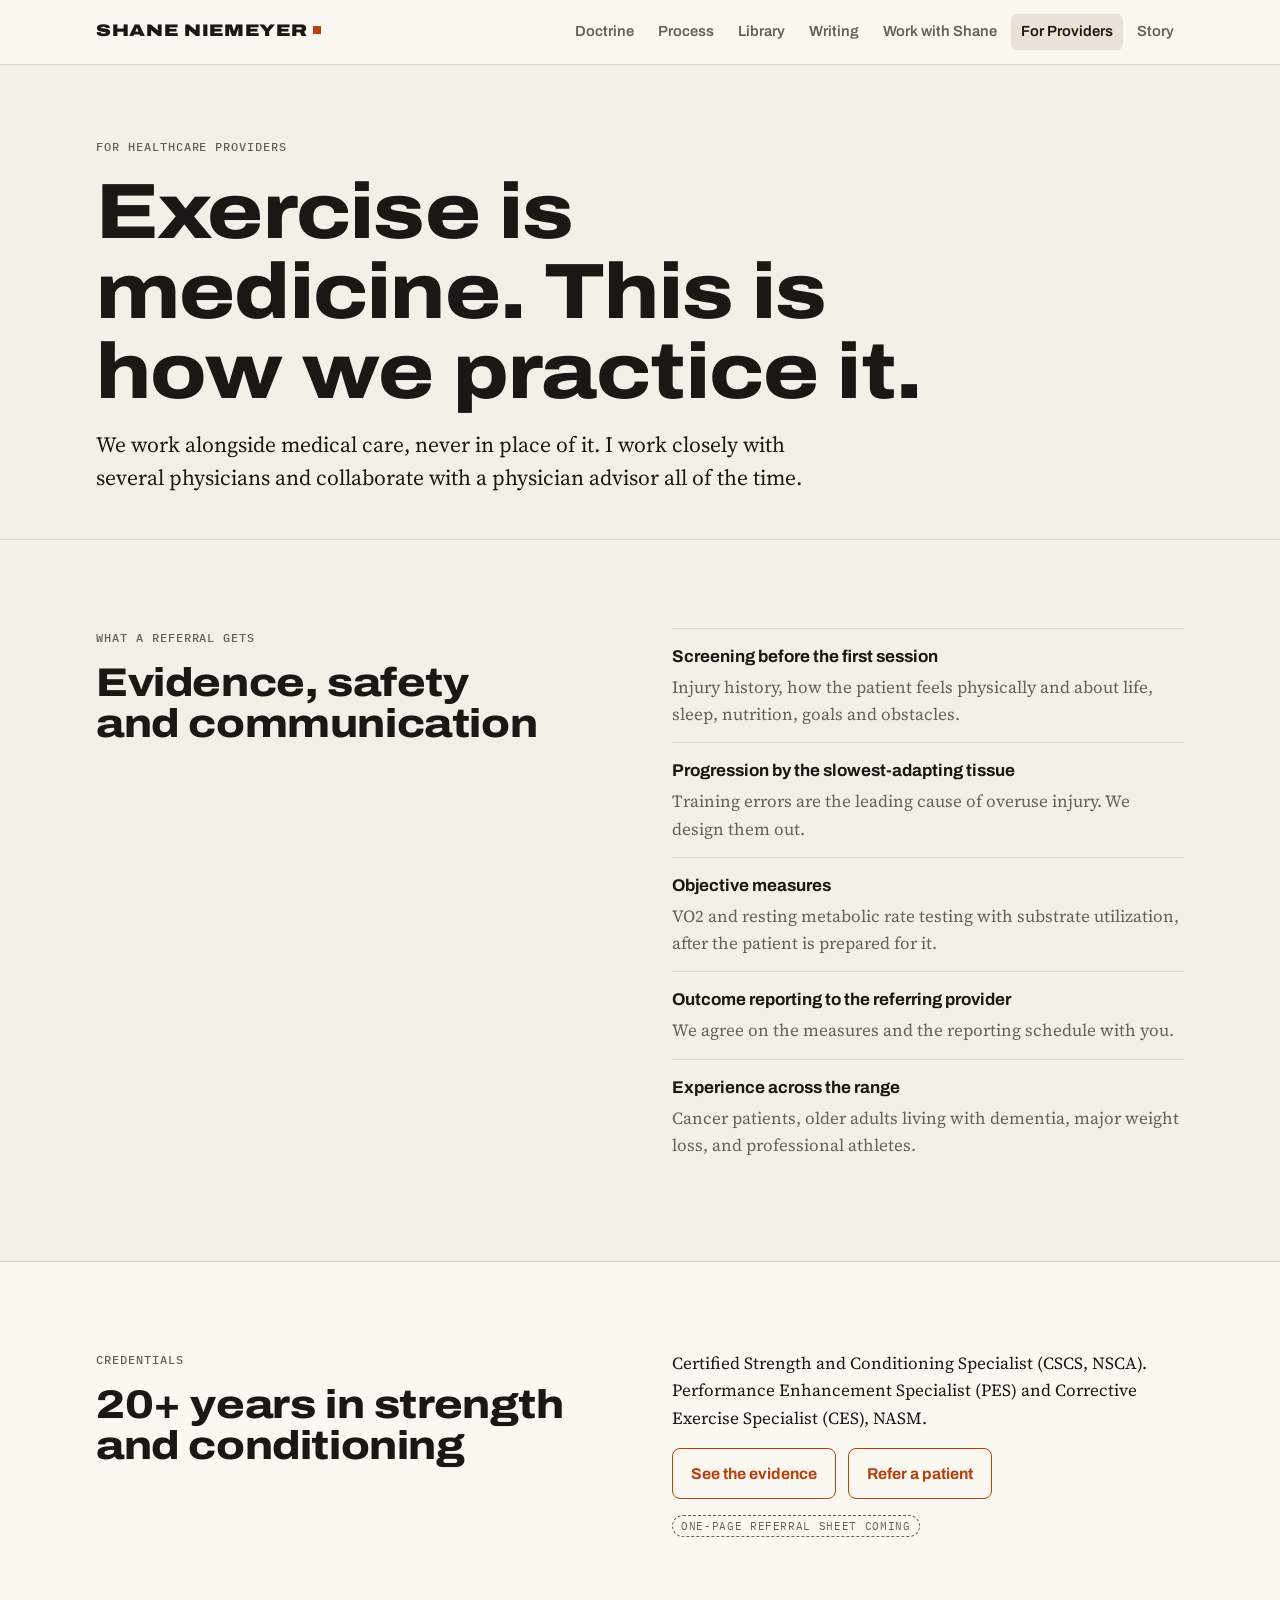
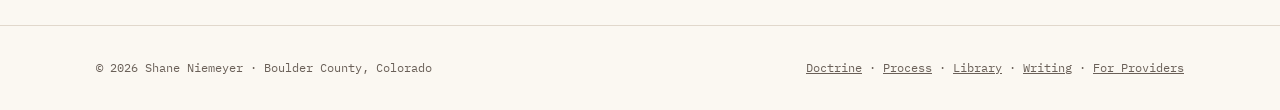
<file: providers/index.html>
<!doctype html>
<html lang="en">
<head>
<meta charset="utf-8">
<meta name="viewport" content="width=device-width,initial-scale=1,viewport-fit=cover">
<title>For Providers · Shane Niemeyer</title>
<meta name="description" content="Exercise is medicine. This is how we practice it, alongside medical care and never in place of it.">
<link rel="canonical" href="https://shaneniemeyer.com/providers/">
<meta property="og:type" content="website">
<meta property="og:site_name" content="Shane Niemeyer">
<meta property="og:title" content="For Providers · Shane Niemeyer">
<meta property="og:description" content="Exercise is medicine. This is how we practice it, alongside medical care and never in place of it.">
<meta property="og:url" content="https://shaneniemeyer.com/providers/">
<meta property="og:image" content="https://shaneniemeyer.com/share.png">
<meta property="og:image:width" content="1200">
<meta property="og:image:height" content="630">
<meta property="og:image:alt" content="Shane Niemeyer. Training is the process of health.">
<meta name="twitter:card" content="summary_large_image">
<link rel="icon" href="../favicon.svg" type="image/svg+xml">
<link rel="icon" href="../favicon-32.png" sizes="32x32" type="image/png">
<link rel="apple-touch-icon" href="../apple-touch-icon.png">
<meta name="theme-color" content="#14110F">
<style>:root{color-scheme:light;box-sizing:border-box;padding-top:env(safe-area-inset-top,0px);padding-bottom:env(safe-area-inset-bottom,0px)}html{scroll-padding-top:env(safe-area-inset-top,0px)}body{margin:0;padding:0;font:14px -apple-system,BlinkMacSystemFont,sans-serif;background:#fff;color:#000}img{max-width:100%}[hidden]:not([hidden=until-found i]){display:none!important}</style>
<link rel="preconnect" href="https://fonts.googleapis.com">
<link rel="preconnect" href="https://fonts.gstatic.com" crossorigin>
<link rel="stylesheet" href="https://fonts.googleapis.com/css2?family=Archivo:wdth,wght@62..125,400..900&family=IBM+Plex+Mono:wght@400;500&family=Source+Serif+4:opsz,wght@8..60,400;8..60,600&display=swap">
<style>
/* Layout: a training-log site. Heavy expanded grotesk for conviction, serif for Shane's voice, mono for the lab's numbers.
   Recurring device: the intensity-distribution bar (below / between / above threshold). */
:root {
  --ground: #F1F4F6;
  --surface: #FFFFFF;
  --ink: #111C27;
  --muted: #55636F;
  --line: #D5DCE2;
  --chip: #E5EBF1;
  --accent: #1E4FD0;
  --accent-ink: #FFFFFF;
  --cool: #2E7C9B;
  --mid: #9AA6B1;
  --hot: #D4471E;
  --display: "Archivo", "Arial Narrow", system-ui, sans-serif;
  --body: "Source Serif 4", Georgia, "Times New Roman", serif;
  --mono: "IBM Plex Mono", ui-monospace, "SFMono-Regular", Menlo, monospace;
}
@media (prefers-color-scheme: dark) {
  :root:not([data-theme="light"]) {
    --ground: #0C1218; --surface: #131B23; --ink: #E6ECF1; --muted: #93A1AD; --line: #27323C; --chip: #1B2631;
    --accent: #7D9DFF; --accent-ink: #0C1218; --cool: #5DB2D0; --mid: #5F6C78; --hot: #FF7B55;
    color-scheme: dark;
  }
}
:root[data-theme="dark"] {
  --ground: #0C1218; --surface: #131B23; --ink: #E6ECF1; --muted: #93A1AD; --line: #27323C; --chip: #1B2631;
  --accent: #7D9DFF; --accent-ink: #0C1218; --cool: #5DB2D0; --mid: #5F6C78; --hot: #FF7B55;
  color-scheme: dark;
}

* { box-sizing: border-box; }
html { scroll-behavior: smooth; }
@media (prefers-reduced-motion: reduce) { html { scroll-behavior: auto; } }
body {
  background: var(--ground);
  color: var(--ink);
  font-family: var(--body);
  font-size: 1.0625rem;
  line-height: 1.6;
}
body::before {
  content: ""; position: fixed; inset: 0 0 auto; height: env(safe-area-inset-top, 0px);
  z-index: 10; background: var(--surface);
}
a { color: var(--accent); }
a:focus-visible, button:focus-visible, input:focus-visible, select:focus-visible, textarea:focus-visible {
  outline: 2px solid var(--accent); outline-offset: 3px;
}
.wrap {
  max-width: 1120px; margin: 0 auto;
  padding-left: max(16px, env(safe-area-inset-left, 0px));
  padding-right: max(16px, env(safe-area-inset-right, 0px));
}
.measure { max-width: 66ch; }

/* type */
h1, h2, h3, .display {
  font-family: var(--display); font-stretch: 115%; font-weight: 800;
  line-height: 1.02; letter-spacing: -0.01em; text-wrap: balance; margin: 0;
}
h1 { font-size: clamp(2.5rem, 6.4vw, 4.9rem); }
h2 { font-size: clamp(1.7rem, 3.4vw, 2.5rem); }
h3 { font-size: 1.2rem; font-stretch: 105%; font-weight: 750; line-height: 1.2; letter-spacing: 0; }
p { margin: 0; }
.lead { font-size: clamp(1.15rem, 1.9vw, 1.35rem); line-height: 1.55; color: var(--ink); }
.muted { color: var(--muted); }
.eyebrow {
  font-family: var(--mono); font-size: 0.75rem; font-weight: 500;
  letter-spacing: 0.08em; text-transform: uppercase; color: var(--muted);
}
.stack { display: grid; gap: 1rem; }
.stack-lg { display: grid; gap: 1.75rem; }

/* preview banner + header */
.preview {
  background: var(--chip); color: var(--muted);
  font-family: var(--mono); font-size: 0.75rem; letter-spacing: 0.02em;
}
.preview .wrap { padding-block: 8px; }
header.site {
  position: sticky; top: env(safe-area-inset-top, 0px); z-index: 9;
  background: var(--surface); border-bottom: 1px solid var(--line);
}
header.site .wrap {
  display: flex; align-items: center; justify-content: space-between; gap: 1rem;
  padding-block: 14px; flex-wrap: wrap;
}
.brand {
  font-family: var(--display); font-stretch: 125%; font-weight: 900; font-size: 1.05rem;
  letter-spacing: 0.02em; text-transform: uppercase; color: var(--ink); text-decoration: none;
}
nav.primary { min-width: 0; overflow-x: auto; }
nav.primary ul { list-style: none; margin: 0; padding: 0; display: flex; gap: 0.25rem; }
nav.primary a {
  display: block; padding: 6px 10px; border-radius: 6px; white-space: nowrap;
  font-family: var(--display); font-weight: 600; font-size: 0.92rem; color: var(--muted); text-decoration: none;
}
nav.primary a:hover { color: var(--ink); background: var(--chip); }
nav.primary a[aria-current="page"] { color: var(--ink); background: var(--chip); }

.menu-btn { display: none; }
@media (max-width: 760px) {
  header.site .wrap { flex-wrap: nowrap; }
  .menu-btn {
    display: inline-flex; align-items: center; gap: 0.5rem; padding: 8px 12px; border-radius: 6px;
    font-family: var(--display); font-weight: 700; font-size: 0.92rem; color: var(--ink);
    background: var(--chip); border: 0; cursor: pointer;
  }
  .menu-btn::after { content: ""; width: 12px; height: 8px; background: currentColor;
    clip-path: polygon(0 0, 100% 0, 50% 100%); transition: transform .2s; }
  .menu-btn[aria-expanded="true"]::after { transform: rotate(180deg); }
  nav.primary { display: none; position: absolute; left: 0; right: 0; top: 100%;
    background: var(--surface); border-bottom: 1px solid var(--line); overflow: visible; }
  header.site.open nav.primary { display: block; }
  nav.primary ul { flex-direction: column; gap: 0; padding: 8px max(16px, env(safe-area-inset-left, 0px)) 16px; }
  nav.primary a { padding: 12px 10px; font-size: 1.05rem; border-radius: 6px; }
}

/* buttons */
.actions { display: flex; flex-wrap: wrap; gap: 0.75rem; }
.btn {
  display: inline-flex; align-items: center; gap: 0.5rem; padding: 12px 18px; border-radius: 8px;
  font-family: var(--display); font-weight: 700; font-size: 0.98rem; text-decoration: none;
  border: 1.5px solid var(--accent); cursor: pointer;
}
.btn.primary { background: var(--accent); color: var(--accent-ink); }
.btn.ghost { background: transparent; color: var(--accent); }
.btn:hover { filter: brightness(1.06); }

/* sections */
.band { padding-block: clamp(48px, 7vw, 88px); }
.band + .band { border-top: 1px solid var(--line); }
.band.surface { background: var(--surface); }
.section-head { display: grid; gap: 0.6rem; margin-bottom: 2rem; }

/* hero */
.hero { padding-block: clamp(40px, 7vw, 84px) clamp(40px, 6vw, 72px); }
.hero .grid { display: grid; grid-template-columns: minmax(0, 1fr); gap: clamp(28px, 5vw, 64px); align-items: center; }
.hero .copy { display: grid; gap: 1.4rem; min-width: 0; }
@media (max-width: 860px) { .hero .grid { grid-template-columns: 1fr; } }

/* intensity distribution panel */
.dist {
  background: var(--surface); border: 1px solid var(--line); border-radius: 12px;
  padding: 22px; display: grid; gap: 18px; min-width: 0;
}
.dist-row { display: grid; gap: 8px; }
.dist-row .label { display: flex; justify-content: space-between; gap: 1rem; font-family: var(--mono); font-size: 0.78rem; color: var(--muted); }
.dist-row .label strong { color: var(--ink); font-weight: 500; }
.bar { display: flex; height: 34px; border-radius: 6px; overflow: hidden; background: var(--chip); }
.bar span { display: block; height: 100%; }
.bar .b { background: var(--cool); }
.bar .m { background: var(--mid); }
.bar .a { background: var(--hot); }
.key { display: flex; flex-wrap: wrap; gap: 0.5rem 1.1rem; font-family: var(--mono); font-size: 0.74rem; color: var(--muted); }
.key i { display: inline-block; width: 10px; height: 10px; border-radius: 2px; margin-right: 6px; vertical-align: -1px; }
.figure-note { font-family: var(--mono); font-size: 0.72rem; line-height: 1.5; color: var(--muted); }
.tabnum { font-variant-numeric: tabular-nums; }

/* quote */
.quote { display: grid; gap: 1.25rem; max-width: 46rem; }
.quote blockquote {
  margin: 0; font-family: var(--display); font-stretch: 110%; font-weight: 700;
  font-size: clamp(1.6rem, 3.6vw, 2.6rem); line-height: 1.12; text-wrap: balance;
}
.quote cite { font-style: normal; font-family: var(--mono); font-size: 0.78rem; color: var(--muted); letter-spacing: 0.06em; text-transform: uppercase; }

/* record row */
.record { display: grid; grid-template-columns: repeat(4, minmax(0, 1fr)); border-top: 2px solid var(--ink); }
.record > div { padding: 18px 16px 4px 0; display: grid; gap: 4px; align-content: start; }
.record .num { font-family: var(--display); font-stretch: 120%; font-weight: 850; font-size: clamp(1.7rem, 3.4vw, 2.5rem); line-height: 1; font-variant-numeric: tabular-nums; }
.record .what { font-family: var(--mono); font-size: 0.76rem; color: var(--muted); line-height: 1.45; }
@media (max-width: 720px) { .record { grid-template-columns: repeat(2, minmax(0, 1fr)); row-gap: 8px; } }

/* principle list */
.principles { display: grid; grid-template-columns: repeat(2, minmax(0, 1fr)); gap: 0 clamp(24px, 4vw, 56px); }
.principles article { padding-block: 22px; border-top: 1px solid var(--line); display: grid; gap: 0.5rem; min-width: 0; }
@media (max-width: 760px) { .principles { grid-template-columns: 1fr; } }

/* ways in */
.ways { display: grid; grid-template-columns: repeat(4, minmax(0, 1fr)); gap: 16px; }
.ways a {
  display: grid; gap: 0.5rem; align-content: start; padding: 20px; border-radius: 10px;
  background: var(--surface); border: 1px solid var(--line); color: var(--ink); text-decoration: none; min-width: 0;
}
.ways a:hover { border-color: var(--accent); }
.ways .go { font-family: var(--display); font-weight: 700; font-size: 0.9rem; color: var(--accent); margin-top: 0.25rem; }
@media (max-width: 900px) { .ways { grid-template-columns: repeat(2, minmax(0, 1fr)); } }
@media (max-width: 480px) { .ways { grid-template-columns: 1fr; } }

/* split rows */
.split { display: grid; grid-template-columns: minmax(0, 1fr) minmax(0, 1fr); gap: clamp(24px, 5vw, 64px); align-items: start; }
@media (max-width: 820px) { .split { grid-template-columns: 1fr; } }

/* page header for inner views */
.page-head { padding-block: clamp(40px, 6vw, 72px) clamp(28px, 4vw, 44px); border-bottom: 1px solid var(--line); }
.page-head .wrap { display: grid; gap: 1rem; }

/* process timeline */
.timeline { display: grid; gap: 0; }
.step { display: grid; grid-template-columns: 11rem minmax(0, 1fr); gap: clamp(16px, 4vw, 48px); padding-block: 34px; border-top: 1px solid var(--line); }
.step .when { font-family: var(--mono); font-size: 0.78rem; letter-spacing: 0.06em; text-transform: uppercase; color: var(--accent); padding-top: 6px; }
.step .body { display: grid; gap: 0.9rem; min-width: 0; }
.step ul { margin: 0; padding-left: 1.2rem; display: grid; gap: 0.25rem; }
@media (max-width: 720px) { .step { grid-template-columns: 1fr; gap: 10px; } }
.pull {
  font-family: var(--display); font-stretch: 110%; font-weight: 750; font-size: 1.3rem; line-height: 1.25;
  padding-left: 16px; border-left: 3px solid var(--accent);
}
.weekly { display: grid; grid-template-columns: repeat(3, minmax(0, 1fr)); gap: 12px; }
.weekly div { background: var(--surface); border: 1px solid var(--line); border-radius: 8px; padding: 14px; display: grid; gap: 4px; }
.weekly .v { font-family: var(--display); font-stretch: 115%; font-weight: 800; font-size: 1.35rem; line-height: 1.1; }
.weekly .k { font-family: var(--mono); font-size: 0.74rem; color: var(--muted); line-height: 1.4; }
@media (max-width: 560px) { .weekly { grid-template-columns: 1fr; } }

/* evidence */
.claims { display: grid; gap: 0; }
.claim { display: grid; grid-template-columns: 9.5rem minmax(0, 1fr); gap: clamp(16px, 4vw, 40px); padding-block: 26px; border-top: 1px solid var(--line); }
.claim .figure { font-family: var(--display); font-stretch: 120%; font-weight: 850; font-size: clamp(2rem, 4vw, 2.8rem); line-height: 1; font-variant-numeric: tabular-nums; }
.claim .text { display: grid; gap: 0.5rem; min-width: 0; }
.cite-line { font-family: var(--mono); font-size: 0.75rem; color: var(--muted); line-height: 1.5; }
.tag {
  display: inline-block; font-family: var(--mono); font-size: 0.68rem; letter-spacing: 0.06em; text-transform: uppercase;
  padding: 2px 8px; border-radius: 999px; background: var(--chip); color: var(--ink); margin-right: 6px; vertical-align: 1px;
}
.tag.draft { background: transparent; border: 1px dashed var(--muted); color: var(--muted); }
@media (max-width: 640px) { .claim { grid-template-columns: 1fr; gap: 8px; } }
.chapters { list-style: none; padding: 0; margin: 0; display: grid; grid-template-columns: repeat(2, minmax(0, 1fr)); gap: 0 40px; }
.chapters li { display: flex; justify-content: space-between; gap: 1rem; padding-block: 12px; border-top: 1px solid var(--line); font-family: var(--display); font-weight: 600; min-width: 0; }
.chapters li span:last-child { font-family: var(--mono); font-weight: 400; font-size: 0.74rem; color: var(--muted); white-space: nowrap; padding-top: 3px; }
@media (max-width: 680px) { .chapters { grid-template-columns: 1fr; } }

/* offers */
.offers { display: grid; grid-template-columns: repeat(2, minmax(0, 1fr)); gap: 16px; }
.offer { background: var(--surface); border: 1px solid var(--line); border-radius: 12px; padding: 24px; display: grid; gap: 0.75rem; align-content: start; min-width: 0; }
.offer ul { margin: 0; padding-left: 1.2rem; display: grid; gap: 0.2rem; }
@media (max-width: 760px) { .offers { grid-template-columns: 1fr; } }

/* form */
form.contact { display: grid; gap: 14px; background: var(--surface); border: 1px solid var(--line); border-radius: 12px; padding: 24px; }
.field { display: grid; gap: 6px; }
.field label { font-family: var(--display); font-weight: 650; font-size: 0.92rem; }
.field input, .field select, .field textarea {
  font: inherit; font-size: 1rem; color: var(--ink); background: var(--ground);
  border: 1px solid var(--line); border-radius: 8px; padding: 10px 12px; width: 100%;
}
.field textarea { min-height: 7rem; resize: vertical; }
.two { display: grid; grid-template-columns: minmax(0, 1fr) minmax(0, 1fr); gap: 14px; }
@media (max-width: 560px) { .two { grid-template-columns: 1fr; } }
.form-status { font-family: var(--mono); font-size: 0.8rem; color: var(--muted); }

/* providers */
.checklist { list-style: none; margin: 0; padding: 0; display: grid; gap: 0; }
.checklist li { padding-block: 14px; border-top: 1px solid var(--line); display: grid; gap: 4px; }
.checklist li strong { font-family: var(--display); font-weight: 700; }

/* start-here ramp */
.ramp { display: grid; grid-template-columns: repeat(3, minmax(0, 1fr)); gap: 14px; }
.ramp div { border-top: 3px solid var(--accent); padding-top: 10px; display: grid; gap: 4px; align-content: start; }
.ramp .t { font-family: var(--mono); font-size: 0.74rem; letter-spacing: 0.06em; text-transform: uppercase; color: var(--accent); }
.ramp p { font-family: var(--display); font-weight: 650; font-size: 1.02rem; line-height: 1.3; }
@media (max-width: 560px) { .ramp { grid-template-columns: 1fr; } }

/* client stories */
.stories { display: grid; grid-template-columns: repeat(3, minmax(0, 1fr)); gap: 16px; }
.story-card { background: var(--ground); border: 1px solid var(--line); border-radius: 12px; padding: 24px; display: grid; gap: 1rem; align-content: start; min-width: 0; }
.arc { list-style: none; margin: 0; padding: 0 0 0 18px; display: grid; gap: 12px; border-left: 2px solid var(--line); }
.arc li { position: relative; display: grid; gap: 2px; font-size: 0.98rem; line-height: 1.5; }
.arc li::before { content: ""; position: absolute; left: -25px; top: 0.3em; width: 12px; height: 12px; border-radius: 50%; background: var(--ground); border: 2px solid var(--accent); }
.arc li:last-child::before { background: var(--accent); }
.arc .t { font-family: var(--mono); font-size: 0.72rem; letter-spacing: 0.06em; text-transform: uppercase; color: var(--muted); }
.said { font-family: var(--display); font-stretch: 105%; font-weight: 700; font-size: 1.08rem; line-height: 1.3; padding-top: 0.9rem; border-top: 1px solid var(--line); }
@media (max-width: 920px) { .stories { grid-template-columns: 1fr; } }

/* writing */
.split-wide { display: grid; grid-template-columns: minmax(0, 2fr) minmax(0, 1fr); gap: clamp(24px, 5vw, 56px); align-items: start; }
.split-wide aside { position: sticky; top: calc(env(safe-area-inset-top, 0px) + 84px); }
@media (max-width: 860px) { .split-wide { grid-template-columns: 1fr; } .split-wide aside { position: static; } }
.posts { list-style: none; margin: 0; padding: 0; display: grid; }
.posts li { border-top: 1px solid var(--line); }
.post-item { display: grid; grid-template-columns: 8.5rem minmax(0, 1fr) auto; gap: 8px 28px; padding-block: 22px; color: var(--ink); text-decoration: none; align-items: baseline; }
a.post-item:hover h3 { color: var(--accent); }
.post-item .meta { font-family: var(--mono); font-size: 0.72rem; letter-spacing: 0.06em; text-transform: uppercase; color: var(--muted); }
.post-item .text { display: grid; gap: 4px; min-width: 0; }
.post-item .state { font-family: var(--mono); font-size: 0.74rem; color: var(--muted); white-space: nowrap; }
.post-item.upcoming h3 { color: var(--muted); }
@media (max-width: 680px) { .post-item { grid-template-columns: 1fr; gap: 6px; } }
.latest { display: grid; gap: 0.5rem; padding: 22px; border-radius: 12px; background: var(--surface); border: 1px solid var(--line); color: var(--ink); text-decoration: none; }
.latest:hover { border-color: var(--accent); }
.latest .go { font-family: var(--display); font-weight: 700; font-size: 0.9rem; color: var(--accent); }
.subscribe { background: var(--surface); border: 1px solid var(--line); border-radius: 12px; padding: 22px; display: grid; gap: 12px; }
.sub-title { font-family: var(--display); font-stretch: 110%; font-weight: 800; font-size: 1.2rem; line-height: 1.15; }
.sub-row { display: flex; flex-wrap: wrap; gap: 10px; }
.sub-row input { flex: 1 1 13rem; min-width: 0; font: inherit; font-size: 1rem; color: var(--ink); background: var(--ground); border: 1px solid var(--line); border-radius: 8px; padding: 10px 12px; }
.sr { position: absolute; width: 1px; height: 1px; overflow: hidden; clip: rect(0 0 0 0); white-space: nowrap; }

/* article */
.wrap.narrow { max-width: 760px; }
.back { font-family: var(--display); font-weight: 650; font-size: 0.92rem; text-decoration: none; }
.post-body { display: grid; gap: 1.15rem; font-size: 1.12rem; line-height: 1.7; }
.post-body h2 { font-size: clamp(1.4rem, 2.6vw, 1.85rem); margin-top: 1.4rem; }
.post-body ul { margin: 0; padding-left: 1.3rem; display: grid; gap: 0.4rem; }
.post-body .pull { font-size: 1.4rem; }
.sources { display: grid; gap: 6px; padding-top: 1.25rem; margin-top: 1rem; border-top: 1px solid var(--line); }
.sources p { font-family: var(--mono); font-size: 0.76rem; line-height: 1.55; color: var(--muted); }

/* ---------- library ---------- */
.shelf { display: grid; grid-template-columns: repeat(3, minmax(0, 1fr)); gap: 16px; }
.shelf > a, .shelf > .card {
  display: grid; gap: 0.6rem; align-content: start; padding: 22px; border-radius: 12px;
  background: var(--surface); border: 1px solid var(--line); color: var(--ink); text-decoration: none; min-width: 0;
}
.band.surface .shelf > a, .band.surface .shelf > .card { background: var(--ground); }
.shelf > a:hover { border-color: var(--accent); }
.shelf .go { font-family: var(--display); font-weight: 700; font-size: 0.9rem; color: var(--accent); margin-top: 0.25rem; }
@media (max-width: 900px) { .shelf { grid-template-columns: 1fr; } }

.figure-box { margin: 0; background: var(--surface); border: 1px solid var(--line); border-radius: 12px; padding: 20px; display: grid; gap: 12px; min-width: 0; }
.band.surface .figure-box { background: var(--ground); }
.figure-box svg { width: 100%; height: auto; display: block; }

/* two cities illustration */
.c-cell { fill: var(--surface); stroke: var(--mid); stroke-width: 1.5; }
.band.surface .c-cell { fill: var(--surface); }
.c-nuc { fill: var(--chip); stroke: var(--mid); stroke-width: 1; }
.c-mito { fill: var(--hot); }
.c-ribo { fill: var(--ink); opacity: 0.5; }
.c-cap { fill: none; stroke: var(--cool); stroke-width: 4; stroke-linecap: round; }
.c-label { fill: var(--ink); font-family: var(--display); font-weight: 750; font-size: 16px; }
.c-key { fill: var(--muted); font-family: var(--mono); font-size: 11px; }

/* book parts */
.parts { display: grid; }
.part { display: grid; grid-template-columns: 14rem minmax(0, 1fr); gap: clamp(16px, 4vw, 48px); padding-block: 28px; border-top: 1px solid var(--line); }
.part-name { display: grid; gap: 6px; align-content: start; }
.part-name .n { font-family: var(--mono); font-size: 0.74rem; letter-spacing: 0.06em; text-transform: uppercase; color: var(--accent); }
.part-name h3 { font-size: 1.2rem; }
.ch-list { list-style: none; margin: 0; padding: 0; display: grid; }
.ch { display: grid; grid-template-columns: 2.6rem minmax(0, 1fr) auto; gap: 4px 16px; padding-block: 14px; border-top: 1px dashed var(--line); align-items: baseline; }
.ch:first-child { border-top: 0; padding-top: 2px; }
.ch .num { font-family: var(--display); font-stretch: 120%; font-weight: 850; font-size: 1.35rem; line-height: 1; font-variant-numeric: tabular-nums; color: var(--muted); }
.ch .t { display: grid; gap: 3px; min-width: 0; }
.ch .t strong { font-family: var(--display); font-weight: 750; font-size: 1.08rem; line-height: 1.25; }
.ch .t span { color: var(--muted); font-size: 0.98rem; line-height: 1.45; }
.ch .s { font-family: var(--mono); font-size: 0.72rem; color: var(--muted); white-space: nowrap; }
.ch a.s { color: var(--accent); font-weight: 500; }
@media (max-width: 720px) {
  .part { grid-template-columns: 1fr; gap: 12px; }
  .ch { grid-template-columns: 2.2rem minmax(0, 1fr); }
  .ch .s { grid-column: 2; }
}

/* ---------- module (long read) ---------- */
.module-meta { display: flex; flex-wrap: wrap; gap: 0.4rem 1.4rem; font-family: var(--mono); font-size: 0.76rem; color: var(--muted); }
.module .post-body { min-width: 0; }
.module .post-body h2 { scroll-margin-top: 90px; }
.post-body a.c { color: var(--accent); text-decoration-thickness: 1px; text-underline-offset: 2px; white-space: nowrap; }
.post-body ol { margin: 0; padding-left: 1.4rem; display: grid; gap: 0.5rem; }
.toc { display: grid; gap: 14px; align-content: start; }
.toc-box { background: var(--surface); border: 1px solid var(--line); border-radius: 12px; padding: 20px; display: grid; gap: 10px; }
.toc-box ol { margin: 0; padding-left: 1.3rem; display: grid; gap: 0.45rem; font-family: var(--display); font-weight: 600; font-size: 0.94rem; line-height: 1.3; }
.toc-box ol a { color: var(--ink); text-decoration: none; }
.toc-box ol a:hover { color: var(--accent); }
.formats { list-style: none; margin: 0; padding: 0; display: grid; }
.formats li { display: flex; justify-content: space-between; gap: 1rem; padding-block: 9px; border-top: 1px solid var(--line); font-family: var(--display); font-weight: 600; font-size: 0.92rem; }
.formats li:first-child { border-top: 0; padding-top: 0; }
.formats li span:last-child { font-family: var(--mono); font-weight: 400; font-size: 0.72rem; color: var(--muted); padding-top: 2px; }
.formats li.on span:last-child { color: var(--accent); }
@media (max-width: 860px) { .toc .toc-box.contents { display: none; } }

/* method loop */
.l-box { fill: none; stroke: var(--mid); stroke-width: 1.25; }
.l-box.main { fill: var(--chip); stroke: var(--accent); stroke-width: 2; }
.l-edge { fill: none; stroke: var(--mid); stroke-width: 1.25; }
.l-head { fill: var(--mid); }
.l-t { fill: var(--ink); font-family: var(--display); font-weight: 750; font-size: 15px; }
.l-s { fill: var(--muted); font-family: var(--mono); font-size: 11px; }
.post-body .loop-list { display: none; margin: 0; padding-left: 1.3rem; }
.loop-list li { font-size: 1rem; }
@media (max-width: 600px) { .loop svg { display: none; } .post-body .loop-list { display: grid; gap: 0.4rem; } }

/* tissue clock */
.trow { display: grid; grid-template-columns: 11.5rem minmax(0, 1fr) 8rem; gap: 10px 14px; align-items: center; }
.trow .tl { font-family: var(--display); font-weight: 650; font-size: 0.95rem; line-height: 1.25; }
.trow .tv { font-family: var(--mono); font-size: 0.76rem; color: var(--muted); }
.tbar { height: 22px; border-radius: 5px; background: var(--chip); overflow: hidden; }
.tbar span { display: block; height: 100%; border-radius: 5px; }
@media (max-width: 600px) { .trow { grid-template-columns: 1fr auto; } .trow .tbar { grid-column: 1 / -1; grid-row: 2; } }

.next-card { display: grid; gap: 0.4rem; padding: 22px; border-radius: 12px; background: var(--surface); border: 1px solid var(--line); color: var(--ink); text-decoration: none; }
.next-card:hover { border-color: var(--accent); }
.next-card .go { font-family: var(--display); font-weight: 700; font-size: 0.9rem; color: var(--accent); }

/* ---------- exercise library ---------- */
.chips { display: flex; flex-wrap: wrap; gap: 8px; }
.chips button {
  font-family: var(--display); font-weight: 650; font-size: 0.9rem; color: var(--muted);
  background: var(--surface); border: 1px solid var(--line); border-radius: 999px; padding: 7px 14px; cursor: pointer;
}
.chips button:hover { color: var(--ink); border-color: var(--mid); }
.chips button[aria-pressed="true"] { background: var(--ink); color: var(--surface); border-color: var(--ink); }
.ladders { display: grid; grid-template-columns: repeat(3, minmax(0, 1fr)); gap: 16px; }
.ladder { background: var(--surface); border: 1px solid var(--line); border-radius: 12px; padding: 20px; display: grid; gap: 14px; align-content: start; min-width: 0; }
.ladder[hidden] { display: none; }
.ladder header { display: flex; justify-content: space-between; align-items: baseline; gap: 1rem; }
.rungs { list-style: none; margin: 0; padding: 0; display: grid; gap: 6px; counter-reset: rung; }
.rungs li {
  counter-increment: rung; display: grid; grid-template-columns: 1.6rem minmax(0, 1fr); gap: 10px; align-items: center;
  padding: 9px 10px; border-radius: 8px; background: var(--ground); font-family: var(--display); font-weight: 600; font-size: 0.95rem; line-height: 1.25;
}
.rungs li::before {
  content: counter(rung); display: grid; place-items: center; width: 1.6rem; height: 1.6rem; border-radius: 50%;
  font-family: var(--mono); font-size: 0.72rem; font-weight: 500; color: var(--accent); border: 1.5px solid var(--accent);
}
.feature .rungs li, .band:not(.surface) > .wrap > .ladder .rungs li { background: var(--surface); border: 1px solid var(--line); }
.rungs li:last-child::before { background: var(--accent); color: var(--accent-ink); }
@media (max-width: 960px) { .ladders { grid-template-columns: repeat(2, minmax(0, 1fr)); } }
@media (max-width: 600px) { .ladders { grid-template-columns: 1fr; } }

.feature { display: grid; grid-template-columns: minmax(0, 1.1fr) minmax(0, 1fr); gap: clamp(20px, 4vw, 48px); align-items: start; }
@media (max-width: 860px) { .feature { grid-template-columns: 1fr; } }
.video {
  aspect-ratio: 16 / 9; border-radius: 12px; background: var(--ink); color: var(--surface);
  display: grid; place-items: center; align-content: center; gap: 10px; text-align: center; padding: 16px;
}
.video .play { width: 56px; height: 56px; border-radius: 50%; border: 2px solid currentColor; display: grid; place-items: center; opacity: 0.85; }
.video .play::after { content: ""; border-left: 16px solid currentColor; border-top: 10px solid transparent; border-bottom: 10px solid transparent; margin-left: 4px; }
.video span { font-family: var(--mono); font-size: 0.76rem; letter-spacing: 0.06em; text-transform: uppercase; opacity: 0.8; }
.note-box { border: 1px dashed var(--mid); border-radius: 10px; padding: 14px 16px; display: grid; gap: 4px; }

/* footer */
footer.site { background: var(--surface); border-top: 1px solid var(--line); }
footer.site .wrap { padding-block: 32px; display: flex; flex-wrap: wrap; justify-content: space-between; gap: 1rem; font-family: var(--mono); font-size: 0.78rem; color: var(--muted); }
footer.site a { color: var(--muted); }
</style>
<style>
/* Ember theme: warm paper for reading, near-black for the big moments, ember as the one accent.
   Layered over the base styles; only colors, a few sizes and the .moment sections change. */
:root, :root[data-theme="light"] {
  --ground: #F4EFE7;
  --surface: #FBF8F2;
  --ink: #1B1714;
  --muted: #6A6058;
  --line: #E1D8CC;
  --chip: #EAE2D6;
  --accent: #B8400E;
  --accent-ink: #FFFFFF;
  --cool: #3A7486;
  --mid: #A79C90;
  --hot: #E4572E;
  --night: #14110F;
}
@media (prefers-color-scheme: dark) {
  :root:not([data-theme="light"]) {
    --ground: #12100E; --surface: #1A1714; --ink: #EEE7DE; --muted: #A69A8E; --line: #2C2621; --chip: #231E1A;
    --accent: #F0703F; --accent-ink: #12100E; --cool: #5FA3B5; --mid: #6E645B; --hot: #F0703F; --night: #0A0908;
  }
}

/* the moments: hero, "Set it down", the story */
.moment {
  --ground: var(--night); --surface: var(--night);
  --ink: #F3EEE7; --muted: #B3A699; --line: #2E2823; --chip: #241F1B;
  --accent: #F0703F; --accent-ink: #14110F;
  background: var(--night) !important; color: var(--ink);
  border-top: 0 !important;
}
.moment + .band { border-top: 0; }
.moment .eyebrow { color: var(--accent); display: inline-flex; align-items: center; gap: 12px; }
.moment .eyebrow::before { content: ""; width: 36px; height: 3px; background: var(--accent); flex: none; }
.moment .btn.ghost { color: var(--ink); border-color: #5A4F46; }
.moment .btn.ghost:hover { border-color: var(--ink); filter: none; }

.hero.moment { padding-block: clamp(64px, 11vw, 148px) clamp(56px, 9vw, 120px); }
.hero.moment h1 { font-size: clamp(2.9rem, 8vw, 6.4rem); font-stretch: 120%; letter-spacing: -0.02em; }
.hero.moment .lead { color: #D9D0C5; }

.band.moment h2 { font-size: clamp(2.2rem, 5vw, 3.6rem); }

/* the proverb: let it breathe */
.quote blockquote { font-size: clamp(2rem, 4.6vw, 3.4rem); }

/* header and footer sit on paper */
header.site { background: var(--surface); }
.brand { letter-spacing: 0.04em; }
.brand::after { content: ""; display: inline-block; width: 8px; height: 8px; margin-left: 6px; background: var(--accent); vertical-align: 2px; }
.record { border-top-color: var(--accent); }
.btn.primary:hover { filter: brightness(1.08); }

</style>
</head>
<body>
<header class="site">
  <div class="wrap">
    <a class="brand" href="../">Shane Niemeyer</a>
    <button class="menu-btn" type="button" aria-expanded="false" aria-controls="main-nav">Menu</button>
    <nav class="primary" id="main-nav" aria-label="Main">
      <ul>
        <li><a href="../doctrine/" data-nav="doctrine">Doctrine</a></li>
        <li><a href="../process/" data-nav="process">Process</a></li>
        <li><a href="../library/" data-nav="library">Library</a></li>
        <li><a href="../writing/" data-nav="writing">Writing</a></li>
        <li><a href="../work/" data-nav="work">Work with Shane</a></li>
        <li><a href="../providers/" data-nav="providers" aria-current="page">For Providers</a></li>
        <li><a href="../story/" data-nav="story">Story</a></li>
      </ul>
    </nav>
  </div>
</header>

<main>

<!-- ================= PROVIDERS ================= -->
<div class="view" data-view="providers">
  <section class="page-head"><div class="wrap">
    <p class="eyebrow">For healthcare providers</p>
    <h1>Exercise is medicine. This is how we practice it.</h1>
    <p class="lead measure">We work alongside medical care, never in place of it. I work closely with several physicians and collaborate with a physician advisor all of the time.</p>
  </div></section>

  <section class="band"><div class="wrap split">
    <div class="stack"><p class="eyebrow">What a referral gets</p><h2>Evidence, safety and communication</h2></div>
    <ul class="checklist">
      <li><strong>Screening before the first session</strong><span class="muted">Injury history, how the patient feels physically and about life, sleep, nutrition, goals and obstacles.</span></li>
      <li><strong>Progression by the slowest-adapting tissue</strong><span class="muted">Training errors are the leading cause of overuse injury. We design them out.</span></li>
      <li><strong>Objective measures</strong><span class="muted">VO2 and resting metabolic rate testing with substrate utilization, after the patient is prepared for it.</span></li>
      <li><strong>Outcome reporting to the referring provider</strong><span class="muted">We agree on the measures and the reporting schedule with you.</span></li>
      <li><strong>Experience across the range</strong><span class="muted">Cancer patients, older adults living with dementia, major weight loss, and professional athletes.</span></li>
    </ul>
  </div></section>

  <section class="band surface"><div class="wrap split">
    <div class="stack"><p class="eyebrow">Credentials</p><h2>20+ years in strength and conditioning</h2></div>
    <div class="stack">
      <p class="measure">Certified Strength and Conditioning Specialist (CSCS, NSCA). Performance Enhancement Specialist (PES) and Corrective Exercise Specialist (CES), NASM.</p>
      <div class="actions"><a class="btn ghost" href="../evidence/">See the evidence</a><a class="btn ghost" href="../work/">Refer a patient</a></div>
      <p class="cite-line"><span class="tag draft">One-page referral sheet coming</span></p>
    </div>
  </div></section>
</div>

</main>

<footer class="site">
  <div class="wrap">
    <span>© 2026 Shane Niemeyer · Boulder County, Colorado</span>
    <span><a href="../doctrine/">Doctrine</a> · <a href="../process/">Process</a> · <a href="../library/">Library</a> · <a href="../writing/">Writing</a> · <a href="../providers/">For Providers</a></span>
  </div>
</footer>

<script>
(function () {
  var ROOT = '../', PAGES = ['home','doctrine','process','evidence','work','providers','story','writing','never-easy-never-hard','library','introduction','meet-people-where-they-are','exercises'];
  var legacy = (location.hash || '').slice(1);
  if (PAGES.indexOf(legacy) > -1) location.replace(ROOT + (legacy === 'home' ? '' : legacy + '/'));

  var header = document.querySelector('header.site');
  var menuBtn = header.querySelector('.menu-btn');
  function setMenu(open) { header.classList.toggle('open', open); menuBtn.setAttribute('aria-expanded', open ? 'true' : 'false'); }
  menuBtn.addEventListener('click', function () { setMenu(!header.classList.contains('open')); });
  header.querySelectorAll('nav.primary a').forEach(function (a) { a.addEventListener('click', function () { setMenu(false); }); });
  document.addEventListener('keydown', function (e) { if (e.key === 'Escape') setMenu(false); });

  var form = document.getElementById('contact-form');
  var status = document.getElementById('c-status');
  function send(f) {
    return fetch('/', {
      method: 'POST',
      headers: { 'Content-Type': 'application/x-www-form-urlencoded' },
      body: new URLSearchParams(new FormData(f)).toString()
    }).then(function (r) { if (!r.ok) throw new Error(r.status); });
  }
  function validEmail(v) { return /^[^\s@]+@[^\s@]+\.[^\s@]+$/.test(v); }

  if (form) form.addEventListener('submit', function (e) {
    e.preventDefault();
    var name = form.elements.name.value.trim();
    var email = form.elements.email.value.trim();
    if (!name || !validEmail(email)) { status.textContent = 'Add your name and a valid email so I can write back.'; return; }
    var btn = form.querySelector('button[type=submit]');
    btn.disabled = true; status.textContent = 'Sending…';
    send(form).then(function () {
      form.reset();
      status.textContent = 'Got it. I read every one of these myself, and I\'ll write back soon. — Shane';
    }).catch(function () {
      status.textContent = 'That didn\'t go through. Try again in a minute.';
    }).then(function () { btn.disabled = false; });
  });

  Array.prototype.slice.call(document.querySelectorAll('[data-jump]')).forEach(function (a) {
    a.addEventListener('click', function (e) {
      var t = document.getElementById(a.getAttribute('data-jump'));
      if (!t) return;
      e.preventDefault();
      t.scrollIntoView({ behavior: 'smooth', block: 'start' });
    });
  });

  var chips = Array.prototype.slice.call(document.querySelectorAll('.chips [data-filter]'));
  var ladders = Array.prototype.slice.call(document.querySelectorAll('.ladder[data-pattern]'));
  chips.forEach(function (b) {
    b.addEventListener('click', function () {
      var f = b.getAttribute('data-filter');
      chips.forEach(function (o) { o.setAttribute('aria-pressed', o === b ? 'true' : 'false'); });
      ladders.forEach(function (l) { l.hidden = !(f === 'all' || l.getAttribute('data-pattern') === f); });
    });
  });

  Array.prototype.slice.call(document.querySelectorAll('form.subscribe')).forEach(function (f) {
    f.addEventListener('submit', function (e) {
      e.preventDefault();
      var st = f.querySelector('.form-status');
      if (!validEmail(f.elements.email.value.trim())) { st.textContent = 'Enter a valid email address.'; return; }
      var btn = f.querySelector('button[type=submit]');
      btn.disabled = true; st.textContent = 'Signing you up…';
      send(f).then(function () {
        f.reset(); st.textContent = 'You\'re in. The first letter is on its way soon.';
      }).catch(function () {
        st.textContent = 'That didn\'t go through. Try again in a minute.';
      }).then(function () { btn.disabled = false; });
    });
  });
})();
</script>

</body></html>
</body>
</html>
</file>
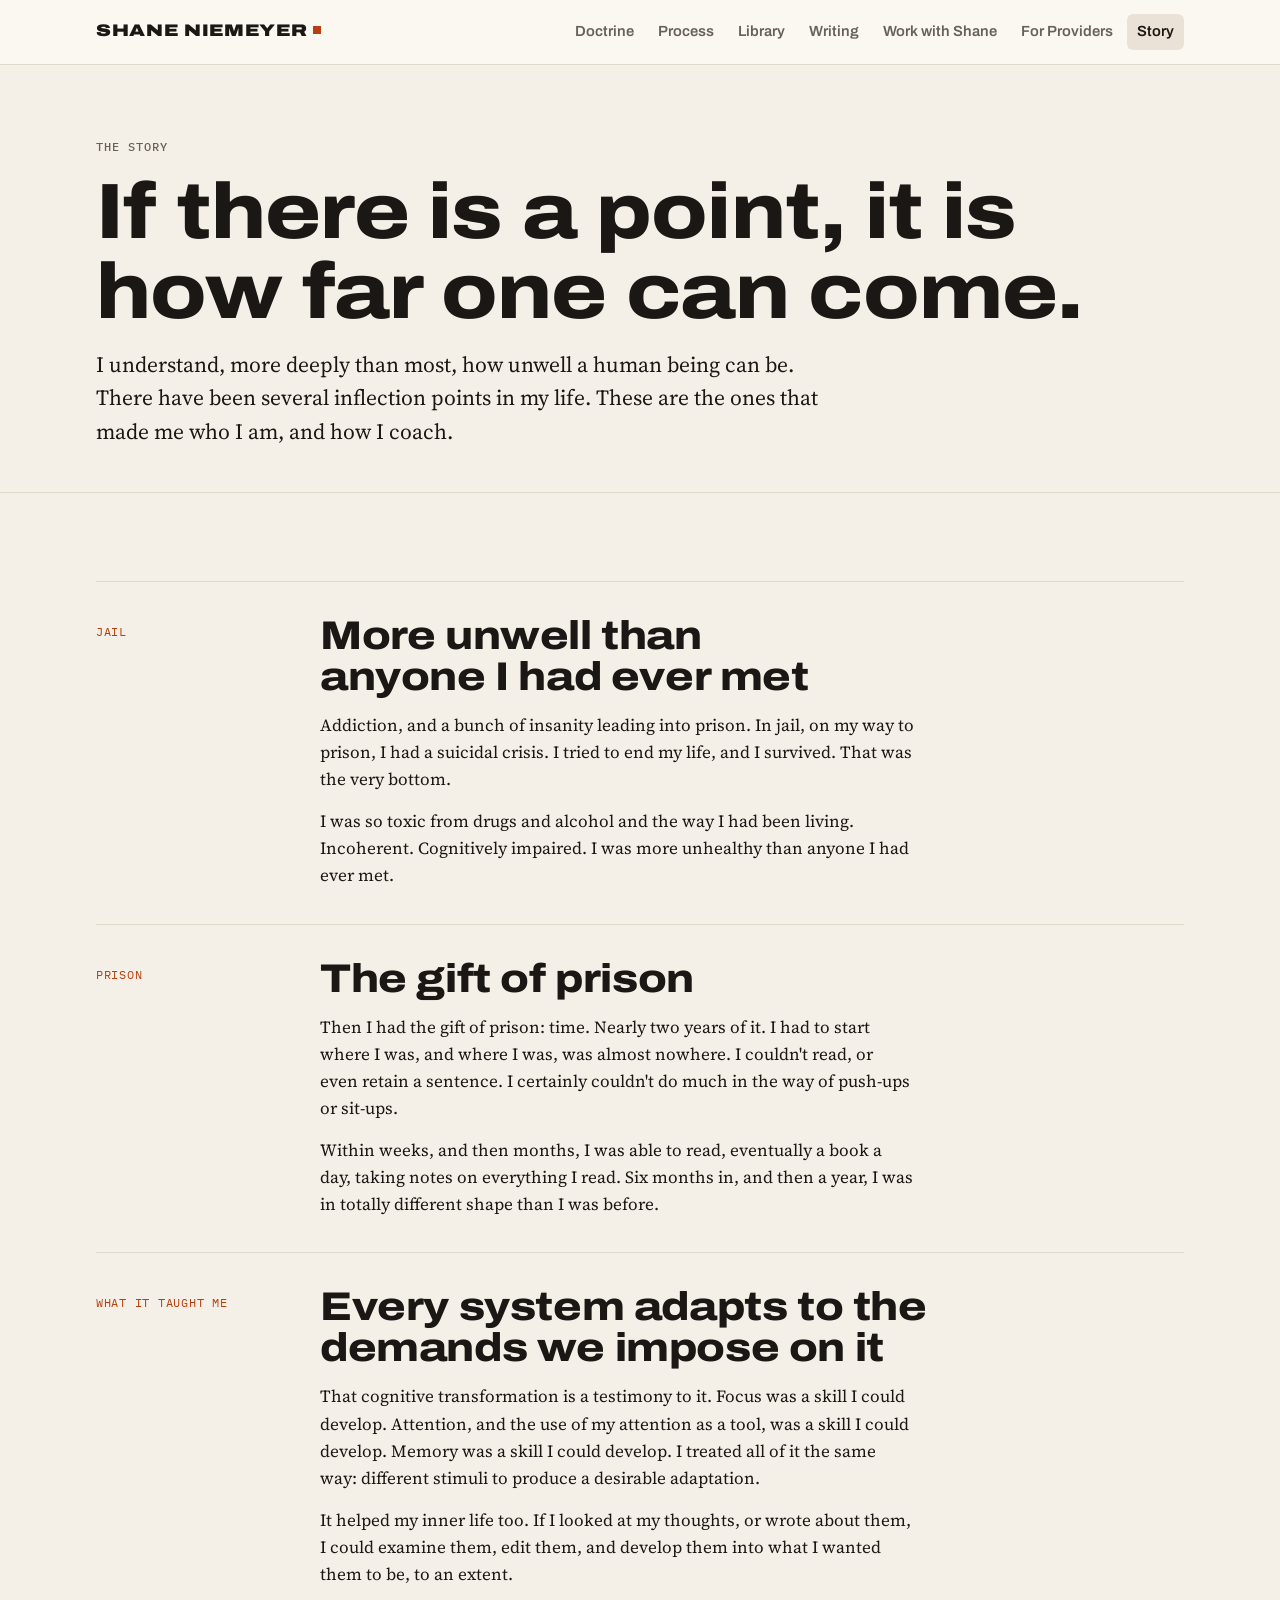
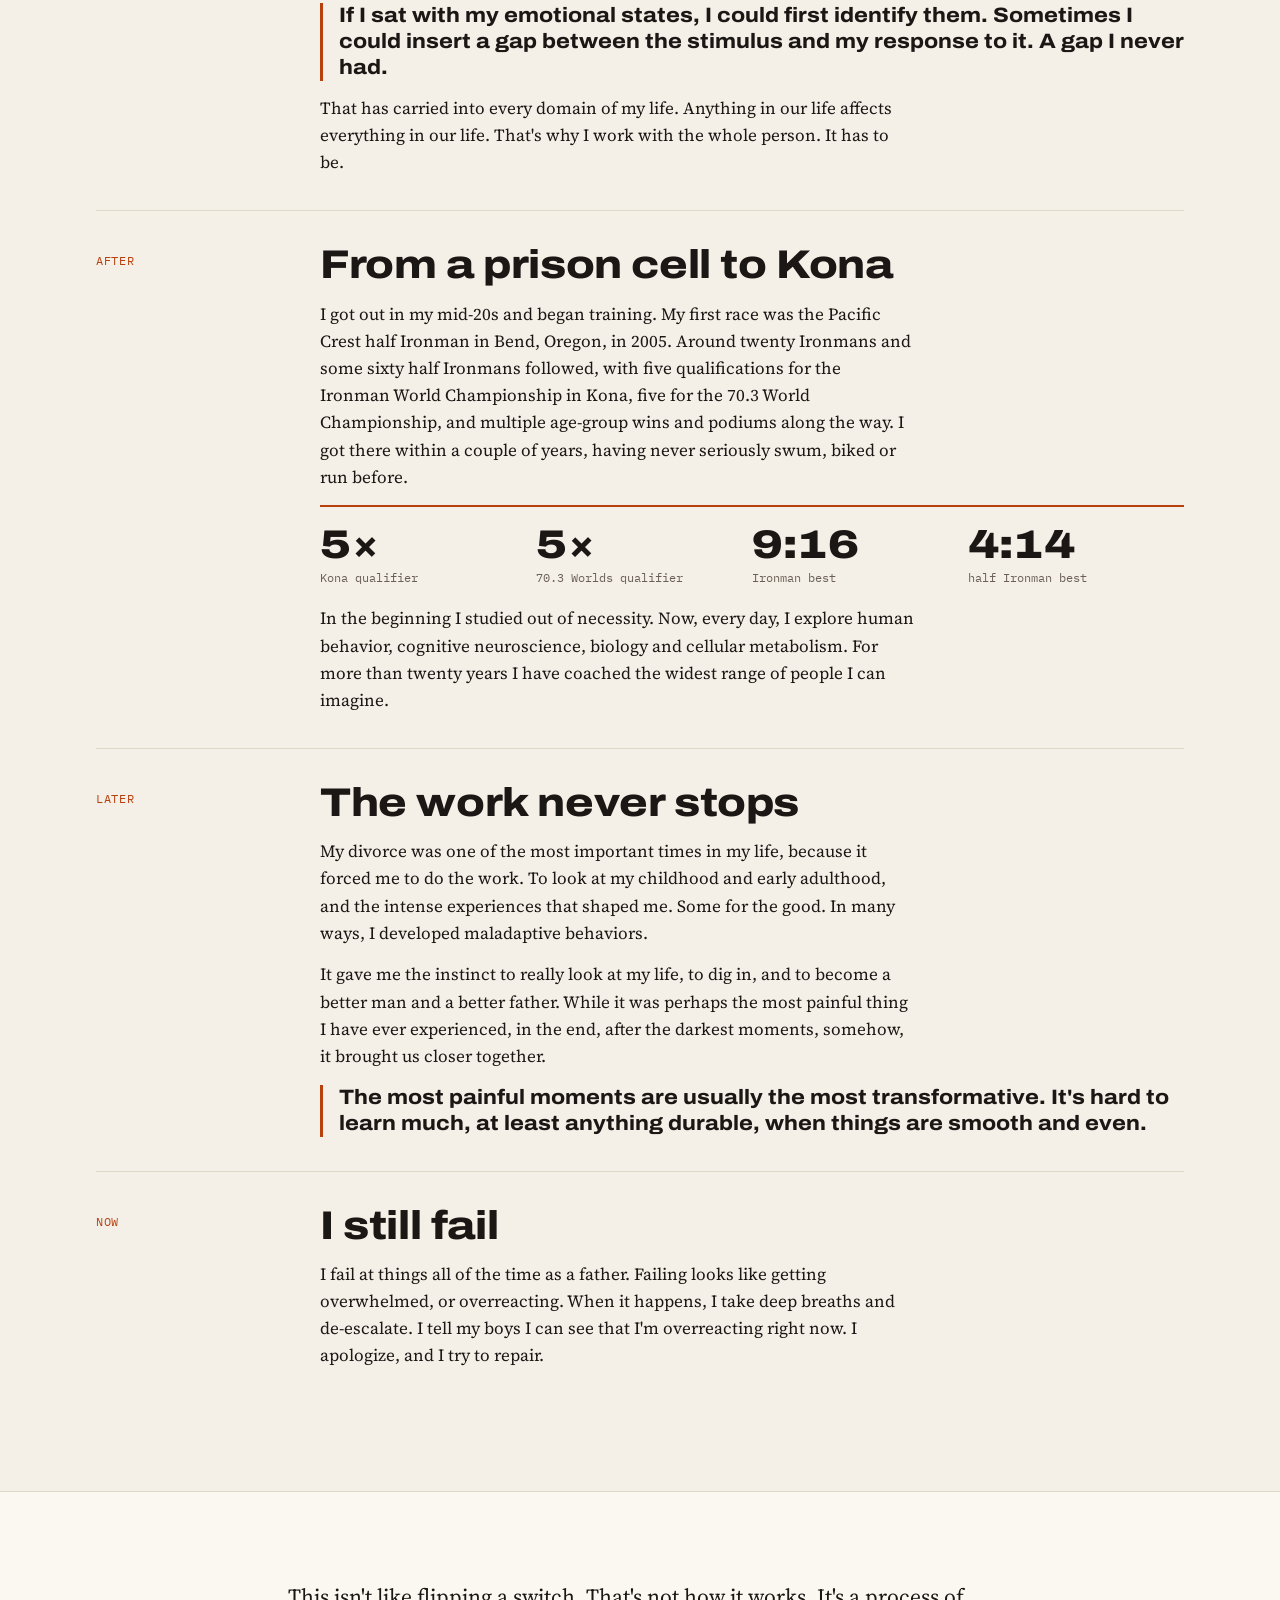
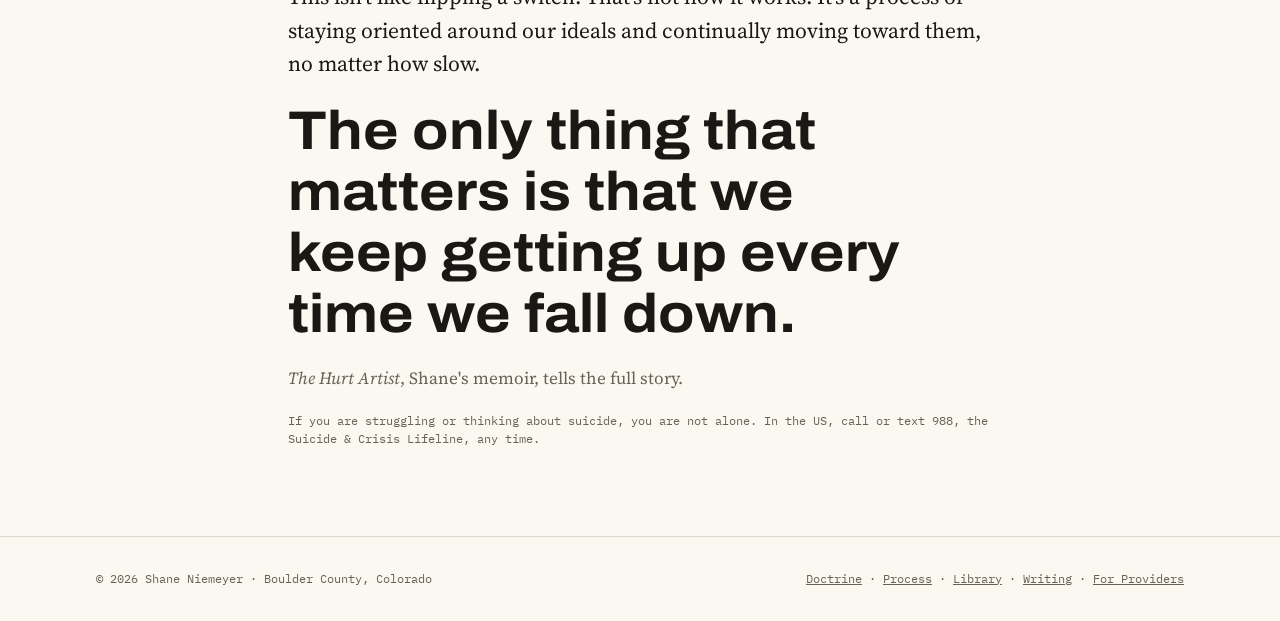
<file: story/index.html>
<!doctype html>
<html lang="en">
<head>
<meta charset="utf-8">
<meta name="viewport" content="width=device-width,initial-scale=1,viewport-fit=cover">
<title>Story · Shane Niemeyer</title>
<meta name="description" content="From a prison cell to the lava fields of Kona. How far one human being can come, and what it takes.">
<link rel="canonical" href="https://shaneniemeyer.com/story/">
<meta property="og:type" content="website">
<meta property="og:site_name" content="Shane Niemeyer">
<meta property="og:title" content="Story · Shane Niemeyer">
<meta property="og:description" content="From a prison cell to the lava fields of Kona. How far one human being can come, and what it takes.">
<meta property="og:url" content="https://shaneniemeyer.com/story/">
<meta property="og:image" content="https://shaneniemeyer.com/share.png">
<meta property="og:image:width" content="1200">
<meta property="og:image:height" content="630">
<meta property="og:image:alt" content="Shane Niemeyer. Training is the process of health.">
<meta name="twitter:card" content="summary_large_image">
<link rel="icon" href="../favicon.svg" type="image/svg+xml">
<link rel="icon" href="../favicon-32.png" sizes="32x32" type="image/png">
<link rel="apple-touch-icon" href="../apple-touch-icon.png">
<meta name="theme-color" content="#14110F">
<style>:root{color-scheme:light;box-sizing:border-box;padding-top:env(safe-area-inset-top,0px);padding-bottom:env(safe-area-inset-bottom,0px)}html{scroll-padding-top:env(safe-area-inset-top,0px)}body{margin:0;padding:0;font:14px -apple-system,BlinkMacSystemFont,sans-serif;background:#fff;color:#000}img{max-width:100%}[hidden]:not([hidden=until-found i]){display:none!important}</style>
<link rel="preconnect" href="https://fonts.googleapis.com">
<link rel="preconnect" href="https://fonts.gstatic.com" crossorigin>
<link rel="stylesheet" href="https://fonts.googleapis.com/css2?family=Archivo:wdth,wght@62..125,400..900&family=IBM+Plex+Mono:wght@400;500&family=Source+Serif+4:opsz,wght@8..60,400;8..60,600&display=swap">
<style>
/* Layout: a training-log site. Heavy expanded grotesk for conviction, serif for Shane's voice, mono for the lab's numbers.
   Recurring device: the intensity-distribution bar (below / between / above threshold). */
:root {
  --ground: #F1F4F6;
  --surface: #FFFFFF;
  --ink: #111C27;
  --muted: #55636F;
  --line: #D5DCE2;
  --chip: #E5EBF1;
  --accent: #1E4FD0;
  --accent-ink: #FFFFFF;
  --cool: #2E7C9B;
  --mid: #9AA6B1;
  --hot: #D4471E;
  --display: "Archivo", "Arial Narrow", system-ui, sans-serif;
  --body: "Source Serif 4", Georgia, "Times New Roman", serif;
  --mono: "IBM Plex Mono", ui-monospace, "SFMono-Regular", Menlo, monospace;
}
@media (prefers-color-scheme: dark) {
  :root:not([data-theme="light"]) {
    --ground: #0C1218; --surface: #131B23; --ink: #E6ECF1; --muted: #93A1AD; --line: #27323C; --chip: #1B2631;
    --accent: #7D9DFF; --accent-ink: #0C1218; --cool: #5DB2D0; --mid: #5F6C78; --hot: #FF7B55;
    color-scheme: dark;
  }
}
:root[data-theme="dark"] {
  --ground: #0C1218; --surface: #131B23; --ink: #E6ECF1; --muted: #93A1AD; --line: #27323C; --chip: #1B2631;
  --accent: #7D9DFF; --accent-ink: #0C1218; --cool: #5DB2D0; --mid: #5F6C78; --hot: #FF7B55;
  color-scheme: dark;
}

* { box-sizing: border-box; }
html { scroll-behavior: smooth; }
@media (prefers-reduced-motion: reduce) { html { scroll-behavior: auto; } }
body {
  background: var(--ground);
  color: var(--ink);
  font-family: var(--body);
  font-size: 1.0625rem;
  line-height: 1.6;
}
body::before {
  content: ""; position: fixed; inset: 0 0 auto; height: env(safe-area-inset-top, 0px);
  z-index: 10; background: var(--surface);
}
a { color: var(--accent); }
a:focus-visible, button:focus-visible, input:focus-visible, select:focus-visible, textarea:focus-visible {
  outline: 2px solid var(--accent); outline-offset: 3px;
}
.wrap {
  max-width: 1120px; margin: 0 auto;
  padding-left: max(16px, env(safe-area-inset-left, 0px));
  padding-right: max(16px, env(safe-area-inset-right, 0px));
}
.measure { max-width: 66ch; }

/* type */
h1, h2, h3, .display {
  font-family: var(--display); font-stretch: 115%; font-weight: 800;
  line-height: 1.02; letter-spacing: -0.01em; text-wrap: balance; margin: 0;
}
h1 { font-size: clamp(2.5rem, 6.4vw, 4.9rem); }
h2 { font-size: clamp(1.7rem, 3.4vw, 2.5rem); }
h3 { font-size: 1.2rem; font-stretch: 105%; font-weight: 750; line-height: 1.2; letter-spacing: 0; }
p { margin: 0; }
.lead { font-size: clamp(1.15rem, 1.9vw, 1.35rem); line-height: 1.55; color: var(--ink); }
.muted { color: var(--muted); }
.eyebrow {
  font-family: var(--mono); font-size: 0.75rem; font-weight: 500;
  letter-spacing: 0.08em; text-transform: uppercase; color: var(--muted);
}
.stack { display: grid; gap: 1rem; }
.stack-lg { display: grid; gap: 1.75rem; }

/* preview banner + header */
.preview {
  background: var(--chip); color: var(--muted);
  font-family: var(--mono); font-size: 0.75rem; letter-spacing: 0.02em;
}
.preview .wrap { padding-block: 8px; }
header.site {
  position: sticky; top: env(safe-area-inset-top, 0px); z-index: 9;
  background: var(--surface); border-bottom: 1px solid var(--line);
}
header.site .wrap {
  display: flex; align-items: center; justify-content: space-between; gap: 1rem;
  padding-block: 14px; flex-wrap: wrap;
}
.brand {
  font-family: var(--display); font-stretch: 125%; font-weight: 900; font-size: 1.05rem;
  letter-spacing: 0.02em; text-transform: uppercase; color: var(--ink); text-decoration: none;
}
nav.primary { min-width: 0; overflow-x: auto; }
nav.primary ul { list-style: none; margin: 0; padding: 0; display: flex; gap: 0.25rem; }
nav.primary a {
  display: block; padding: 6px 10px; border-radius: 6px; white-space: nowrap;
  font-family: var(--display); font-weight: 600; font-size: 0.92rem; color: var(--muted); text-decoration: none;
}
nav.primary a:hover { color: var(--ink); background: var(--chip); }
nav.primary a[aria-current="page"] { color: var(--ink); background: var(--chip); }

.menu-btn { display: none; }
@media (max-width: 760px) {
  header.site .wrap { flex-wrap: nowrap; }
  .menu-btn {
    display: inline-flex; align-items: center; gap: 0.5rem; padding: 8px 12px; border-radius: 6px;
    font-family: var(--display); font-weight: 700; font-size: 0.92rem; color: var(--ink);
    background: var(--chip); border: 0; cursor: pointer;
  }
  .menu-btn::after { content: ""; width: 12px; height: 8px; background: currentColor;
    clip-path: polygon(0 0, 100% 0, 50% 100%); transition: transform .2s; }
  .menu-btn[aria-expanded="true"]::after { transform: rotate(180deg); }
  nav.primary { display: none; position: absolute; left: 0; right: 0; top: 100%;
    background: var(--surface); border-bottom: 1px solid var(--line); overflow: visible; }
  header.site.open nav.primary { display: block; }
  nav.primary ul { flex-direction: column; gap: 0; padding: 8px max(16px, env(safe-area-inset-left, 0px)) 16px; }
  nav.primary a { padding: 12px 10px; font-size: 1.05rem; border-radius: 6px; }
}

/* buttons */
.actions { display: flex; flex-wrap: wrap; gap: 0.75rem; }
.btn {
  display: inline-flex; align-items: center; gap: 0.5rem; padding: 12px 18px; border-radius: 8px;
  font-family: var(--display); font-weight: 700; font-size: 0.98rem; text-decoration: none;
  border: 1.5px solid var(--accent); cursor: pointer;
}
.btn.primary { background: var(--accent); color: var(--accent-ink); }
.btn.ghost { background: transparent; color: var(--accent); }
.btn:hover { filter: brightness(1.06); }

/* sections */
.band { padding-block: clamp(48px, 7vw, 88px); }
.band + .band { border-top: 1px solid var(--line); }
.band.surface { background: var(--surface); }
.section-head { display: grid; gap: 0.6rem; margin-bottom: 2rem; }

/* hero */
.hero { padding-block: clamp(40px, 7vw, 84px) clamp(40px, 6vw, 72px); }
.hero .grid { display: grid; grid-template-columns: minmax(0, 1fr); gap: clamp(28px, 5vw, 64px); align-items: center; }
.hero .copy { display: grid; gap: 1.4rem; min-width: 0; }
@media (max-width: 860px) { .hero .grid { grid-template-columns: 1fr; } }

/* intensity distribution panel */
.dist {
  background: var(--surface); border: 1px solid var(--line); border-radius: 12px;
  padding: 22px; display: grid; gap: 18px; min-width: 0;
}
.dist-row { display: grid; gap: 8px; }
.dist-row .label { display: flex; justify-content: space-between; gap: 1rem; font-family: var(--mono); font-size: 0.78rem; color: var(--muted); }
.dist-row .label strong { color: var(--ink); font-weight: 500; }
.bar { display: flex; height: 34px; border-radius: 6px; overflow: hidden; background: var(--chip); }
.bar span { display: block; height: 100%; }
.bar .b { background: var(--cool); }
.bar .m { background: var(--mid); }
.bar .a { background: var(--hot); }
.key { display: flex; flex-wrap: wrap; gap: 0.5rem 1.1rem; font-family: var(--mono); font-size: 0.74rem; color: var(--muted); }
.key i { display: inline-block; width: 10px; height: 10px; border-radius: 2px; margin-right: 6px; vertical-align: -1px; }
.figure-note { font-family: var(--mono); font-size: 0.72rem; line-height: 1.5; color: var(--muted); }
.tabnum { font-variant-numeric: tabular-nums; }

/* quote */
.quote { display: grid; gap: 1.25rem; max-width: 46rem; }
.quote blockquote {
  margin: 0; font-family: var(--display); font-stretch: 110%; font-weight: 700;
  font-size: clamp(1.6rem, 3.6vw, 2.6rem); line-height: 1.12; text-wrap: balance;
}
.quote cite { font-style: normal; font-family: var(--mono); font-size: 0.78rem; color: var(--muted); letter-spacing: 0.06em; text-transform: uppercase; }

/* record row */
.record { display: grid; grid-template-columns: repeat(4, minmax(0, 1fr)); border-top: 2px solid var(--ink); }
.record > div { padding: 18px 16px 4px 0; display: grid; gap: 4px; align-content: start; }
.record .num { font-family: var(--display); font-stretch: 120%; font-weight: 850; font-size: clamp(1.7rem, 3.4vw, 2.5rem); line-height: 1; font-variant-numeric: tabular-nums; }
.record .what { font-family: var(--mono); font-size: 0.76rem; color: var(--muted); line-height: 1.45; }
@media (max-width: 720px) { .record { grid-template-columns: repeat(2, minmax(0, 1fr)); row-gap: 8px; } }

/* principle list */
.principles { display: grid; grid-template-columns: repeat(2, minmax(0, 1fr)); gap: 0 clamp(24px, 4vw, 56px); }
.principles article { padding-block: 22px; border-top: 1px solid var(--line); display: grid; gap: 0.5rem; min-width: 0; }
@media (max-width: 760px) { .principles { grid-template-columns: 1fr; } }

/* ways in */
.ways { display: grid; grid-template-columns: repeat(4, minmax(0, 1fr)); gap: 16px; }
.ways a {
  display: grid; gap: 0.5rem; align-content: start; padding: 20px; border-radius: 10px;
  background: var(--surface); border: 1px solid var(--line); color: var(--ink); text-decoration: none; min-width: 0;
}
.ways a:hover { border-color: var(--accent); }
.ways .go { font-family: var(--display); font-weight: 700; font-size: 0.9rem; color: var(--accent); margin-top: 0.25rem; }
@media (max-width: 900px) { .ways { grid-template-columns: repeat(2, minmax(0, 1fr)); } }
@media (max-width: 480px) { .ways { grid-template-columns: 1fr; } }

/* split rows */
.split { display: grid; grid-template-columns: minmax(0, 1fr) minmax(0, 1fr); gap: clamp(24px, 5vw, 64px); align-items: start; }
@media (max-width: 820px) { .split { grid-template-columns: 1fr; } }

/* page header for inner views */
.page-head { padding-block: clamp(40px, 6vw, 72px) clamp(28px, 4vw, 44px); border-bottom: 1px solid var(--line); }
.page-head .wrap { display: grid; gap: 1rem; }

/* process timeline */
.timeline { display: grid; gap: 0; }
.step { display: grid; grid-template-columns: 11rem minmax(0, 1fr); gap: clamp(16px, 4vw, 48px); padding-block: 34px; border-top: 1px solid var(--line); }
.step .when { font-family: var(--mono); font-size: 0.78rem; letter-spacing: 0.06em; text-transform: uppercase; color: var(--accent); padding-top: 6px; }
.step .body { display: grid; gap: 0.9rem; min-width: 0; }
.step ul { margin: 0; padding-left: 1.2rem; display: grid; gap: 0.25rem; }
@media (max-width: 720px) { .step { grid-template-columns: 1fr; gap: 10px; } }
.pull {
  font-family: var(--display); font-stretch: 110%; font-weight: 750; font-size: 1.3rem; line-height: 1.25;
  padding-left: 16px; border-left: 3px solid var(--accent);
}
.weekly { display: grid; grid-template-columns: repeat(3, minmax(0, 1fr)); gap: 12px; }
.weekly div { background: var(--surface); border: 1px solid var(--line); border-radius: 8px; padding: 14px; display: grid; gap: 4px; }
.weekly .v { font-family: var(--display); font-stretch: 115%; font-weight: 800; font-size: 1.35rem; line-height: 1.1; }
.weekly .k { font-family: var(--mono); font-size: 0.74rem; color: var(--muted); line-height: 1.4; }
@media (max-width: 560px) { .weekly { grid-template-columns: 1fr; } }

/* evidence */
.claims { display: grid; gap: 0; }
.claim { display: grid; grid-template-columns: 9.5rem minmax(0, 1fr); gap: clamp(16px, 4vw, 40px); padding-block: 26px; border-top: 1px solid var(--line); }
.claim .figure { font-family: var(--display); font-stretch: 120%; font-weight: 850; font-size: clamp(2rem, 4vw, 2.8rem); line-height: 1; font-variant-numeric: tabular-nums; }
.claim .text { display: grid; gap: 0.5rem; min-width: 0; }
.cite-line { font-family: var(--mono); font-size: 0.75rem; color: var(--muted); line-height: 1.5; }
.tag {
  display: inline-block; font-family: var(--mono); font-size: 0.68rem; letter-spacing: 0.06em; text-transform: uppercase;
  padding: 2px 8px; border-radius: 999px; background: var(--chip); color: var(--ink); margin-right: 6px; vertical-align: 1px;
}
.tag.draft { background: transparent; border: 1px dashed var(--muted); color: var(--muted); }
@media (max-width: 640px) { .claim { grid-template-columns: 1fr; gap: 8px; } }
.chapters { list-style: none; padding: 0; margin: 0; display: grid; grid-template-columns: repeat(2, minmax(0, 1fr)); gap: 0 40px; }
.chapters li { display: flex; justify-content: space-between; gap: 1rem; padding-block: 12px; border-top: 1px solid var(--line); font-family: var(--display); font-weight: 600; min-width: 0; }
.chapters li span:last-child { font-family: var(--mono); font-weight: 400; font-size: 0.74rem; color: var(--muted); white-space: nowrap; padding-top: 3px; }
@media (max-width: 680px) { .chapters { grid-template-columns: 1fr; } }

/* offers */
.offers { display: grid; grid-template-columns: repeat(2, minmax(0, 1fr)); gap: 16px; }
.offer { background: var(--surface); border: 1px solid var(--line); border-radius: 12px; padding: 24px; display: grid; gap: 0.75rem; align-content: start; min-width: 0; }
.offer ul { margin: 0; padding-left: 1.2rem; display: grid; gap: 0.2rem; }
@media (max-width: 760px) { .offers { grid-template-columns: 1fr; } }

/* form */
form.contact { display: grid; gap: 14px; background: var(--surface); border: 1px solid var(--line); border-radius: 12px; padding: 24px; }
.field { display: grid; gap: 6px; }
.field label { font-family: var(--display); font-weight: 650; font-size: 0.92rem; }
.field input, .field select, .field textarea {
  font: inherit; font-size: 1rem; color: var(--ink); background: var(--ground);
  border: 1px solid var(--line); border-radius: 8px; padding: 10px 12px; width: 100%;
}
.field textarea { min-height: 7rem; resize: vertical; }
.two { display: grid; grid-template-columns: minmax(0, 1fr) minmax(0, 1fr); gap: 14px; }
@media (max-width: 560px) { .two { grid-template-columns: 1fr; } }
.form-status { font-family: var(--mono); font-size: 0.8rem; color: var(--muted); }

/* providers */
.checklist { list-style: none; margin: 0; padding: 0; display: grid; gap: 0; }
.checklist li { padding-block: 14px; border-top: 1px solid var(--line); display: grid; gap: 4px; }
.checklist li strong { font-family: var(--display); font-weight: 700; }

/* start-here ramp */
.ramp { display: grid; grid-template-columns: repeat(3, minmax(0, 1fr)); gap: 14px; }
.ramp div { border-top: 3px solid var(--accent); padding-top: 10px; display: grid; gap: 4px; align-content: start; }
.ramp .t { font-family: var(--mono); font-size: 0.74rem; letter-spacing: 0.06em; text-transform: uppercase; color: var(--accent); }
.ramp p { font-family: var(--display); font-weight: 650; font-size: 1.02rem; line-height: 1.3; }
@media (max-width: 560px) { .ramp { grid-template-columns: 1fr; } }

/* client stories */
.stories { display: grid; grid-template-columns: repeat(3, minmax(0, 1fr)); gap: 16px; }
.story-card { background: var(--ground); border: 1px solid var(--line); border-radius: 12px; padding: 24px; display: grid; gap: 1rem; align-content: start; min-width: 0; }
.arc { list-style: none; margin: 0; padding: 0 0 0 18px; display: grid; gap: 12px; border-left: 2px solid var(--line); }
.arc li { position: relative; display: grid; gap: 2px; font-size: 0.98rem; line-height: 1.5; }
.arc li::before { content: ""; position: absolute; left: -25px; top: 0.3em; width: 12px; height: 12px; border-radius: 50%; background: var(--ground); border: 2px solid var(--accent); }
.arc li:last-child::before { background: var(--accent); }
.arc .t { font-family: var(--mono); font-size: 0.72rem; letter-spacing: 0.06em; text-transform: uppercase; color: var(--muted); }
.said { font-family: var(--display); font-stretch: 105%; font-weight: 700; font-size: 1.08rem; line-height: 1.3; padding-top: 0.9rem; border-top: 1px solid var(--line); }
@media (max-width: 920px) { .stories { grid-template-columns: 1fr; } }

/* writing */
.split-wide { display: grid; grid-template-columns: minmax(0, 2fr) minmax(0, 1fr); gap: clamp(24px, 5vw, 56px); align-items: start; }
.split-wide aside { position: sticky; top: calc(env(safe-area-inset-top, 0px) + 84px); }
@media (max-width: 860px) { .split-wide { grid-template-columns: 1fr; } .split-wide aside { position: static; } }
.posts { list-style: none; margin: 0; padding: 0; display: grid; }
.posts li { border-top: 1px solid var(--line); }
.post-item { display: grid; grid-template-columns: 8.5rem minmax(0, 1fr) auto; gap: 8px 28px; padding-block: 22px; color: var(--ink); text-decoration: none; align-items: baseline; }
a.post-item:hover h3 { color: var(--accent); }
.post-item .meta { font-family: var(--mono); font-size: 0.72rem; letter-spacing: 0.06em; text-transform: uppercase; color: var(--muted); }
.post-item .text { display: grid; gap: 4px; min-width: 0; }
.post-item .state { font-family: var(--mono); font-size: 0.74rem; color: var(--muted); white-space: nowrap; }
.post-item.upcoming h3 { color: var(--muted); }
@media (max-width: 680px) { .post-item { grid-template-columns: 1fr; gap: 6px; } }
.latest { display: grid; gap: 0.5rem; padding: 22px; border-radius: 12px; background: var(--surface); border: 1px solid var(--line); color: var(--ink); text-decoration: none; }
.latest:hover { border-color: var(--accent); }
.latest .go { font-family: var(--display); font-weight: 700; font-size: 0.9rem; color: var(--accent); }
.subscribe { background: var(--surface); border: 1px solid var(--line); border-radius: 12px; padding: 22px; display: grid; gap: 12px; }
.sub-title { font-family: var(--display); font-stretch: 110%; font-weight: 800; font-size: 1.2rem; line-height: 1.15; }
.sub-row { display: flex; flex-wrap: wrap; gap: 10px; }
.sub-row input { flex: 1 1 13rem; min-width: 0; font: inherit; font-size: 1rem; color: var(--ink); background: var(--ground); border: 1px solid var(--line); border-radius: 8px; padding: 10px 12px; }
.sr { position: absolute; width: 1px; height: 1px; overflow: hidden; clip: rect(0 0 0 0); white-space: nowrap; }

/* article */
.wrap.narrow { max-width: 760px; }
.back { font-family: var(--display); font-weight: 650; font-size: 0.92rem; text-decoration: none; }
.post-body { display: grid; gap: 1.15rem; font-size: 1.12rem; line-height: 1.7; }
.post-body h2 { font-size: clamp(1.4rem, 2.6vw, 1.85rem); margin-top: 1.4rem; }
.post-body ul { margin: 0; padding-left: 1.3rem; display: grid; gap: 0.4rem; }
.post-body .pull { font-size: 1.4rem; }
.sources { display: grid; gap: 6px; padding-top: 1.25rem; margin-top: 1rem; border-top: 1px solid var(--line); }
.sources p { font-family: var(--mono); font-size: 0.76rem; line-height: 1.55; color: var(--muted); }

/* ---------- library ---------- */
.shelf { display: grid; grid-template-columns: repeat(3, minmax(0, 1fr)); gap: 16px; }
.shelf > a, .shelf > .card {
  display: grid; gap: 0.6rem; align-content: start; padding: 22px; border-radius: 12px;
  background: var(--surface); border: 1px solid var(--line); color: var(--ink); text-decoration: none; min-width: 0;
}
.band.surface .shelf > a, .band.surface .shelf > .card { background: var(--ground); }
.shelf > a:hover { border-color: var(--accent); }
.shelf .go { font-family: var(--display); font-weight: 700; font-size: 0.9rem; color: var(--accent); margin-top: 0.25rem; }
@media (max-width: 900px) { .shelf { grid-template-columns: 1fr; } }

.figure-box { margin: 0; background: var(--surface); border: 1px solid var(--line); border-radius: 12px; padding: 20px; display: grid; gap: 12px; min-width: 0; }
.band.surface .figure-box { background: var(--ground); }
.figure-box svg { width: 100%; height: auto; display: block; }

/* two cities illustration */
.c-cell { fill: var(--surface); stroke: var(--mid); stroke-width: 1.5; }
.band.surface .c-cell { fill: var(--surface); }
.c-nuc { fill: var(--chip); stroke: var(--mid); stroke-width: 1; }
.c-mito { fill: var(--hot); }
.c-ribo { fill: var(--ink); opacity: 0.5; }
.c-cap { fill: none; stroke: var(--cool); stroke-width: 4; stroke-linecap: round; }
.c-label { fill: var(--ink); font-family: var(--display); font-weight: 750; font-size: 16px; }
.c-key { fill: var(--muted); font-family: var(--mono); font-size: 11px; }

/* book parts */
.parts { display: grid; }
.part { display: grid; grid-template-columns: 14rem minmax(0, 1fr); gap: clamp(16px, 4vw, 48px); padding-block: 28px; border-top: 1px solid var(--line); }
.part-name { display: grid; gap: 6px; align-content: start; }
.part-name .n { font-family: var(--mono); font-size: 0.74rem; letter-spacing: 0.06em; text-transform: uppercase; color: var(--accent); }
.part-name h3 { font-size: 1.2rem; }
.ch-list { list-style: none; margin: 0; padding: 0; display: grid; }
.ch { display: grid; grid-template-columns: 2.6rem minmax(0, 1fr) auto; gap: 4px 16px; padding-block: 14px; border-top: 1px dashed var(--line); align-items: baseline; }
.ch:first-child { border-top: 0; padding-top: 2px; }
.ch .num { font-family: var(--display); font-stretch: 120%; font-weight: 850; font-size: 1.35rem; line-height: 1; font-variant-numeric: tabular-nums; color: var(--muted); }
.ch .t { display: grid; gap: 3px; min-width: 0; }
.ch .t strong { font-family: var(--display); font-weight: 750; font-size: 1.08rem; line-height: 1.25; }
.ch .t span { color: var(--muted); font-size: 0.98rem; line-height: 1.45; }
.ch .s { font-family: var(--mono); font-size: 0.72rem; color: var(--muted); white-space: nowrap; }
.ch a.s { color: var(--accent); font-weight: 500; }
@media (max-width: 720px) {
  .part { grid-template-columns: 1fr; gap: 12px; }
  .ch { grid-template-columns: 2.2rem minmax(0, 1fr); }
  .ch .s { grid-column: 2; }
}

/* ---------- module (long read) ---------- */
.module-meta { display: flex; flex-wrap: wrap; gap: 0.4rem 1.4rem; font-family: var(--mono); font-size: 0.76rem; color: var(--muted); }
.module .post-body { min-width: 0; }
.module .post-body h2 { scroll-margin-top: 90px; }
.post-body a.c { color: var(--accent); text-decoration-thickness: 1px; text-underline-offset: 2px; white-space: nowrap; }
.post-body ol { margin: 0; padding-left: 1.4rem; display: grid; gap: 0.5rem; }
.toc { display: grid; gap: 14px; align-content: start; }
.toc-box { background: var(--surface); border: 1px solid var(--line); border-radius: 12px; padding: 20px; display: grid; gap: 10px; }
.toc-box ol { margin: 0; padding-left: 1.3rem; display: grid; gap: 0.45rem; font-family: var(--display); font-weight: 600; font-size: 0.94rem; line-height: 1.3; }
.toc-box ol a { color: var(--ink); text-decoration: none; }
.toc-box ol a:hover { color: var(--accent); }
.formats { list-style: none; margin: 0; padding: 0; display: grid; }
.formats li { display: flex; justify-content: space-between; gap: 1rem; padding-block: 9px; border-top: 1px solid var(--line); font-family: var(--display); font-weight: 600; font-size: 0.92rem; }
.formats li:first-child { border-top: 0; padding-top: 0; }
.formats li span:last-child { font-family: var(--mono); font-weight: 400; font-size: 0.72rem; color: var(--muted); padding-top: 2px; }
.formats li.on span:last-child { color: var(--accent); }
@media (max-width: 860px) { .toc .toc-box.contents { display: none; } }

/* method loop */
.l-box { fill: none; stroke: var(--mid); stroke-width: 1.25; }
.l-box.main { fill: var(--chip); stroke: var(--accent); stroke-width: 2; }
.l-edge { fill: none; stroke: var(--mid); stroke-width: 1.25; }
.l-head { fill: var(--mid); }
.l-t { fill: var(--ink); font-family: var(--display); font-weight: 750; font-size: 15px; }
.l-s { fill: var(--muted); font-family: var(--mono); font-size: 11px; }
.post-body .loop-list { display: none; margin: 0; padding-left: 1.3rem; }
.loop-list li { font-size: 1rem; }
@media (max-width: 600px) { .loop svg { display: none; } .post-body .loop-list { display: grid; gap: 0.4rem; } }

/* tissue clock */
.trow { display: grid; grid-template-columns: 11.5rem minmax(0, 1fr) 8rem; gap: 10px 14px; align-items: center; }
.trow .tl { font-family: var(--display); font-weight: 650; font-size: 0.95rem; line-height: 1.25; }
.trow .tv { font-family: var(--mono); font-size: 0.76rem; color: var(--muted); }
.tbar { height: 22px; border-radius: 5px; background: var(--chip); overflow: hidden; }
.tbar span { display: block; height: 100%; border-radius: 5px; }
@media (max-width: 600px) { .trow { grid-template-columns: 1fr auto; } .trow .tbar { grid-column: 1 / -1; grid-row: 2; } }

.next-card { display: grid; gap: 0.4rem; padding: 22px; border-radius: 12px; background: var(--surface); border: 1px solid var(--line); color: var(--ink); text-decoration: none; }
.next-card:hover { border-color: var(--accent); }
.next-card .go { font-family: var(--display); font-weight: 700; font-size: 0.9rem; color: var(--accent); }

/* ---------- exercise library ---------- */
.chips { display: flex; flex-wrap: wrap; gap: 8px; }
.chips button {
  font-family: var(--display); font-weight: 650; font-size: 0.9rem; color: var(--muted);
  background: var(--surface); border: 1px solid var(--line); border-radius: 999px; padding: 7px 14px; cursor: pointer;
}
.chips button:hover { color: var(--ink); border-color: var(--mid); }
.chips button[aria-pressed="true"] { background: var(--ink); color: var(--surface); border-color: var(--ink); }
.ladders { display: grid; grid-template-columns: repeat(3, minmax(0, 1fr)); gap: 16px; }
.ladder { background: var(--surface); border: 1px solid var(--line); border-radius: 12px; padding: 20px; display: grid; gap: 14px; align-content: start; min-width: 0; }
.ladder[hidden] { display: none; }
.ladder header { display: flex; justify-content: space-between; align-items: baseline; gap: 1rem; }
.rungs { list-style: none; margin: 0; padding: 0; display: grid; gap: 6px; counter-reset: rung; }
.rungs li {
  counter-increment: rung; display: grid; grid-template-columns: 1.6rem minmax(0, 1fr); gap: 10px; align-items: center;
  padding: 9px 10px; border-radius: 8px; background: var(--ground); font-family: var(--display); font-weight: 600; font-size: 0.95rem; line-height: 1.25;
}
.rungs li::before {
  content: counter(rung); display: grid; place-items: center; width: 1.6rem; height: 1.6rem; border-radius: 50%;
  font-family: var(--mono); font-size: 0.72rem; font-weight: 500; color: var(--accent); border: 1.5px solid var(--accent);
}
.feature .rungs li, .band:not(.surface) > .wrap > .ladder .rungs li { background: var(--surface); border: 1px solid var(--line); }
.rungs li:last-child::before { background: var(--accent); color: var(--accent-ink); }
@media (max-width: 960px) { .ladders { grid-template-columns: repeat(2, minmax(0, 1fr)); } }
@media (max-width: 600px) { .ladders { grid-template-columns: 1fr; } }

.feature { display: grid; grid-template-columns: minmax(0, 1.1fr) minmax(0, 1fr); gap: clamp(20px, 4vw, 48px); align-items: start; }
@media (max-width: 860px) { .feature { grid-template-columns: 1fr; } }
.video {
  aspect-ratio: 16 / 9; border-radius: 12px; background: var(--ink); color: var(--surface);
  display: grid; place-items: center; align-content: center; gap: 10px; text-align: center; padding: 16px;
}
.video .play { width: 56px; height: 56px; border-radius: 50%; border: 2px solid currentColor; display: grid; place-items: center; opacity: 0.85; }
.video .play::after { content: ""; border-left: 16px solid currentColor; border-top: 10px solid transparent; border-bottom: 10px solid transparent; margin-left: 4px; }
.video span { font-family: var(--mono); font-size: 0.76rem; letter-spacing: 0.06em; text-transform: uppercase; opacity: 0.8; }
.note-box { border: 1px dashed var(--mid); border-radius: 10px; padding: 14px 16px; display: grid; gap: 4px; }

/* footer */
footer.site { background: var(--surface); border-top: 1px solid var(--line); }
footer.site .wrap { padding-block: 32px; display: flex; flex-wrap: wrap; justify-content: space-between; gap: 1rem; font-family: var(--mono); font-size: 0.78rem; color: var(--muted); }
footer.site a { color: var(--muted); }
</style>
<style>
/* Ember theme: warm paper for reading, near-black for the big moments, ember as the one accent.
   Layered over the base styles; only colors, a few sizes and the .moment sections change. */
:root, :root[data-theme="light"] {
  --ground: #F4EFE7;
  --surface: #FBF8F2;
  --ink: #1B1714;
  --muted: #6A6058;
  --line: #E1D8CC;
  --chip: #EAE2D6;
  --accent: #B8400E;
  --accent-ink: #FFFFFF;
  --cool: #3A7486;
  --mid: #A79C90;
  --hot: #E4572E;
  --night: #14110F;
}
@media (prefers-color-scheme: dark) {
  :root:not([data-theme="light"]) {
    --ground: #12100E; --surface: #1A1714; --ink: #EEE7DE; --muted: #A69A8E; --line: #2C2621; --chip: #231E1A;
    --accent: #F0703F; --accent-ink: #12100E; --cool: #5FA3B5; --mid: #6E645B; --hot: #F0703F; --night: #0A0908;
  }
}

/* the moments: hero, "Set it down", the story */
.moment {
  --ground: var(--night); --surface: var(--night);
  --ink: #F3EEE7; --muted: #B3A699; --line: #2E2823; --chip: #241F1B;
  --accent: #F0703F; --accent-ink: #14110F;
  background: var(--night) !important; color: var(--ink);
  border-top: 0 !important;
}
.moment + .band { border-top: 0; }
.moment .eyebrow { color: var(--accent); display: inline-flex; align-items: center; gap: 12px; }
.moment .eyebrow::before { content: ""; width: 36px; height: 3px; background: var(--accent); flex: none; }
.moment .btn.ghost { color: var(--ink); border-color: #5A4F46; }
.moment .btn.ghost:hover { border-color: var(--ink); filter: none; }

.hero.moment { padding-block: clamp(64px, 11vw, 148px) clamp(56px, 9vw, 120px); }
.hero.moment h1 { font-size: clamp(2.9rem, 8vw, 6.4rem); font-stretch: 120%; letter-spacing: -0.02em; }
.hero.moment .lead { color: #D9D0C5; }

.band.moment h2 { font-size: clamp(2.2rem, 5vw, 3.6rem); }

/* the proverb: let it breathe */
.quote blockquote { font-size: clamp(2rem, 4.6vw, 3.4rem); }

/* header and footer sit on paper */
header.site { background: var(--surface); }
.brand { letter-spacing: 0.04em; }
.brand::after { content: ""; display: inline-block; width: 8px; height: 8px; margin-left: 6px; background: var(--accent); vertical-align: 2px; }
.record { border-top-color: var(--accent); }
.btn.primary:hover { filter: brightness(1.08); }

</style>
</head>
<body>
<header class="site">
  <div class="wrap">
    <a class="brand" href="../">Shane Niemeyer</a>
    <button class="menu-btn" type="button" aria-expanded="false" aria-controls="main-nav">Menu</button>
    <nav class="primary" id="main-nav" aria-label="Main">
      <ul>
        <li><a href="../doctrine/" data-nav="doctrine">Doctrine</a></li>
        <li><a href="../process/" data-nav="process">Process</a></li>
        <li><a href="../library/" data-nav="library">Library</a></li>
        <li><a href="../writing/" data-nav="writing">Writing</a></li>
        <li><a href="../work/" data-nav="work">Work with Shane</a></li>
        <li><a href="../providers/" data-nav="providers">For Providers</a></li>
        <li><a href="../story/" data-nav="story" aria-current="page">Story</a></li>
      </ul>
    </nav>
  </div>
</header>

<main>

<!-- ================= STORY ================= -->
<div class="view" data-view="story">
  <section class="page-head"><div class="wrap">
    <p class="eyebrow">The story</p>
    <h1>If there is a point, it is how far one can come.</h1>
    <p class="lead measure">I understand, more deeply than most, how unwell a human being can be. There have been several inflection points in my life. These are the ones that made me who I am, and how I coach.</p>
  </div></section>

  <section class="band"><div class="wrap timeline">
    <div class="step">
      <p class="when">Jail</p>
      <div class="body">
        <h2>More unwell than anyone I had ever met</h2>
        <p class="measure">Addiction, and a bunch of insanity leading into prison. In jail, on my way to prison, I had a suicidal crisis. I tried to end my life, and I survived. That was the very bottom.</p>
        <p class="measure">I was so toxic from drugs and alcohol and the way I had been living. Incoherent. Cognitively impaired. I was more unhealthy than anyone I had ever met.</p>
      </div>
    </div>
    <div class="step">
      <p class="when">Prison</p>
      <div class="body">
        <h2>The gift of prison</h2>
        <p class="measure">Then I had the gift of prison: time. Nearly two years of it. I had to start where I was, and where I was, was almost nowhere. I couldn't read, or even retain a sentence. I certainly couldn't do much in the way of push-ups or sit-ups.</p>
        <p class="measure">Within weeks, and then months, I was able to read, eventually a book a day, taking notes on everything I read. Six months in, and then a year, I was in totally different shape than I was before.</p>
      </div>
    </div>
    <div class="step">
      <p class="when">What it taught me</p>
      <div class="body">
        <h2>Every system adapts to the demands we impose on it</h2>
        <p class="measure">That cognitive transformation is a testimony to it. Focus was a skill I could develop. Attention, and the use of my attention as a tool, was a skill I could develop. Memory was a skill I could develop. I treated all of it the same way: different stimuli to produce a desirable adaptation.</p>
        <p class="measure">It helped my inner life too. If I looked at my thoughts, or wrote about them, I could examine them, edit them, and develop them into what I wanted them to be, to an extent.</p>
        <p class="pull measure">If I sat with my emotional states, I could first identify them. Sometimes I could insert a gap between the stimulus and my response to it. A gap I never had.</p>
        <p class="measure">That has carried into every domain of my life. Anything in our life affects everything in our life. That's why I work with the whole person. It has to be.</p>
      </div>
    </div>
    <div class="step">
      <p class="when">After</p>
      <div class="body">
        <h2>From a prison cell to Kona</h2>
        <p class="measure">I got out in my mid-20s and began training. My first race was the Pacific Crest half Ironman in Bend, Oregon, in 2005. Around twenty Ironmans and some sixty half Ironmans followed, with five qualifications for the Ironman World Championship in Kona, five for the 70.3 World Championship, and multiple age-group wins and podiums along the way. I got there within a couple of years, having never seriously swum, biked or run before.</p>
        <div class="record">
          <div><span class="num">5×</span><span class="what">Kona qualifier</span></div>
          <div><span class="num">5×</span><span class="what">70.3 Worlds qualifier</span></div>
          <div><span class="num">9:16</span><span class="what">Ironman best</span></div>
          <div><span class="num">4:14</span><span class="what">half Ironman best</span></div>
        </div>
        <p class="measure">In the beginning I studied out of necessity. Now, every day, I explore human behavior, cognitive neuroscience, biology and cellular metabolism. For more than twenty years I have coached the widest range of people I can imagine.</p>
      </div>
    </div>
    <div class="step">
      <p class="when">Later</p>
      <div class="body">
        <h2>The work never stops</h2>
        <p class="measure">My divorce was one of the most important times in my life, because it forced me to do the work. To look at my childhood and early adulthood, and the intense experiences that shaped me. Some for the good. In many ways, I developed maladaptive behaviors.</p>
        <p class="measure">It gave me the instinct to really look at my life, to dig in, and to become a better man and a better father. While it was perhaps the most painful thing I have ever experienced, in the end, after the darkest moments, somehow, it brought us closer together.</p>
        <p class="pull measure">The most painful moments are usually the most transformative. It's hard to learn much, at least anything durable, when things are smooth and even.</p>
      </div>
    </div>
    <div class="step">
      <p class="when">Now</p>
      <div class="body">
        <h2>I still fail</h2>
        <p class="measure">I fail at things all of the time as a father. Failing looks like getting overwhelmed, or overreacting. When it happens, I take deep breaths and de-escalate. I tell my boys I can see that I'm overreacting right now. I apologize, and I try to repair.</p>
      </div>
    </div>
  </div></section>

  <section class="band surface">
    <div class="wrap quote">
      <p class="lead measure">This isn't like flipping a switch. That's not how it works. It's a process of staying oriented around our ideals and continually moving toward them, no matter how slow.</p>
      <blockquote>The only thing that matters is that we keep getting up every time we fall down.</blockquote>
      <p class="muted"><em>The Hurt Artist</em>, Shane's memoir, tells the full story.</p>
      <p class="cite-line">If you are struggling or thinking about suicide, you are not alone. In the US, call or text 988, the Suicide &amp; Crisis Lifeline, any time.</p>
    </div>
  </section>
</div>

</main>

<footer class="site">
  <div class="wrap">
    <span>© 2026 Shane Niemeyer · Boulder County, Colorado</span>
    <span><a href="../doctrine/">Doctrine</a> · <a href="../process/">Process</a> · <a href="../library/">Library</a> · <a href="../writing/">Writing</a> · <a href="../providers/">For Providers</a></span>
  </div>
</footer>

<script>
(function () {
  var ROOT = '../', PAGES = ['home','doctrine','process','evidence','work','providers','story','writing','never-easy-never-hard','library','introduction','meet-people-where-they-are','exercises'];
  var legacy = (location.hash || '').slice(1);
  if (PAGES.indexOf(legacy) > -1) location.replace(ROOT + (legacy === 'home' ? '' : legacy + '/'));

  var header = document.querySelector('header.site');
  var menuBtn = header.querySelector('.menu-btn');
  function setMenu(open) { header.classList.toggle('open', open); menuBtn.setAttribute('aria-expanded', open ? 'true' : 'false'); }
  menuBtn.addEventListener('click', function () { setMenu(!header.classList.contains('open')); });
  header.querySelectorAll('nav.primary a').forEach(function (a) { a.addEventListener('click', function () { setMenu(false); }); });
  document.addEventListener('keydown', function (e) { if (e.key === 'Escape') setMenu(false); });

  var form = document.getElementById('contact-form');
  var status = document.getElementById('c-status');
  function send(f) {
    return fetch('/', {
      method: 'POST',
      headers: { 'Content-Type': 'application/x-www-form-urlencoded' },
      body: new URLSearchParams(new FormData(f)).toString()
    }).then(function (r) { if (!r.ok) throw new Error(r.status); });
  }
  function validEmail(v) { return /^[^\s@]+@[^\s@]+\.[^\s@]+$/.test(v); }

  if (form) form.addEventListener('submit', function (e) {
    e.preventDefault();
    var name = form.elements.name.value.trim();
    var email = form.elements.email.value.trim();
    if (!name || !validEmail(email)) { status.textContent = 'Add your name and a valid email so I can write back.'; return; }
    var btn = form.querySelector('button[type=submit]');
    btn.disabled = true; status.textContent = 'Sending…';
    send(form).then(function () {
      form.reset();
      status.textContent = 'Got it. I read every one of these myself, and I\'ll write back soon. — Shane';
    }).catch(function () {
      status.textContent = 'That didn\'t go through. Try again in a minute.';
    }).then(function () { btn.disabled = false; });
  });

  Array.prototype.slice.call(document.querySelectorAll('[data-jump]')).forEach(function (a) {
    a.addEventListener('click', function (e) {
      var t = document.getElementById(a.getAttribute('data-jump'));
      if (!t) return;
      e.preventDefault();
      t.scrollIntoView({ behavior: 'smooth', block: 'start' });
    });
  });

  var chips = Array.prototype.slice.call(document.querySelectorAll('.chips [data-filter]'));
  var ladders = Array.prototype.slice.call(document.querySelectorAll('.ladder[data-pattern]'));
  chips.forEach(function (b) {
    b.addEventListener('click', function () {
      var f = b.getAttribute('data-filter');
      chips.forEach(function (o) { o.setAttribute('aria-pressed', o === b ? 'true' : 'false'); });
      ladders.forEach(function (l) { l.hidden = !(f === 'all' || l.getAttribute('data-pattern') === f); });
    });
  });

  Array.prototype.slice.call(document.querySelectorAll('form.subscribe')).forEach(function (f) {
    f.addEventListener('submit', function (e) {
      e.preventDefault();
      var st = f.querySelector('.form-status');
      if (!validEmail(f.elements.email.value.trim())) { st.textContent = 'Enter a valid email address.'; return; }
      var btn = f.querySelector('button[type=submit]');
      btn.disabled = true; st.textContent = 'Signing you up…';
      send(f).then(function () {
        f.reset(); st.textContent = 'You\'re in. The first letter is on its way soon.';
      }).catch(function () {
        st.textContent = 'That didn\'t go through. Try again in a minute.';
      }).then(function () { btn.disabled = false; });
    });
  });
})();
</script>

</body></html>
</body>
</html>
</file>
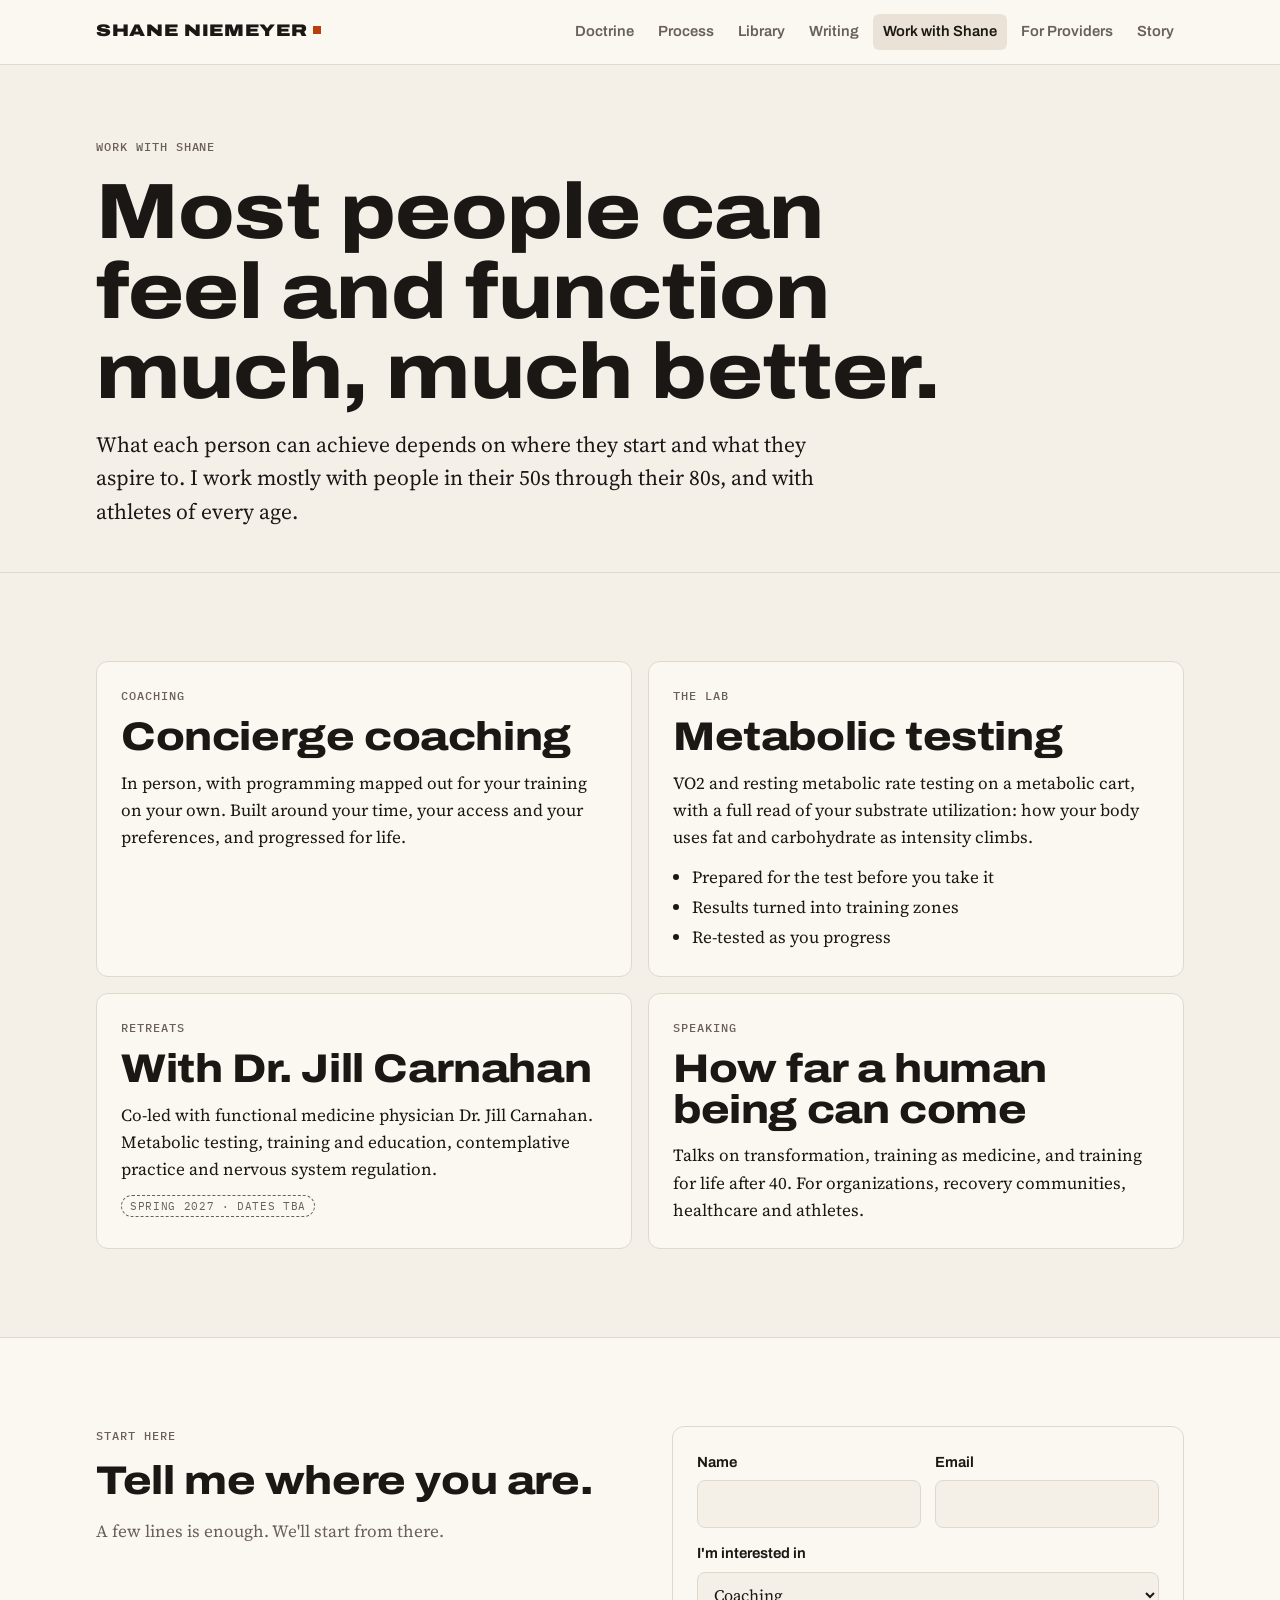
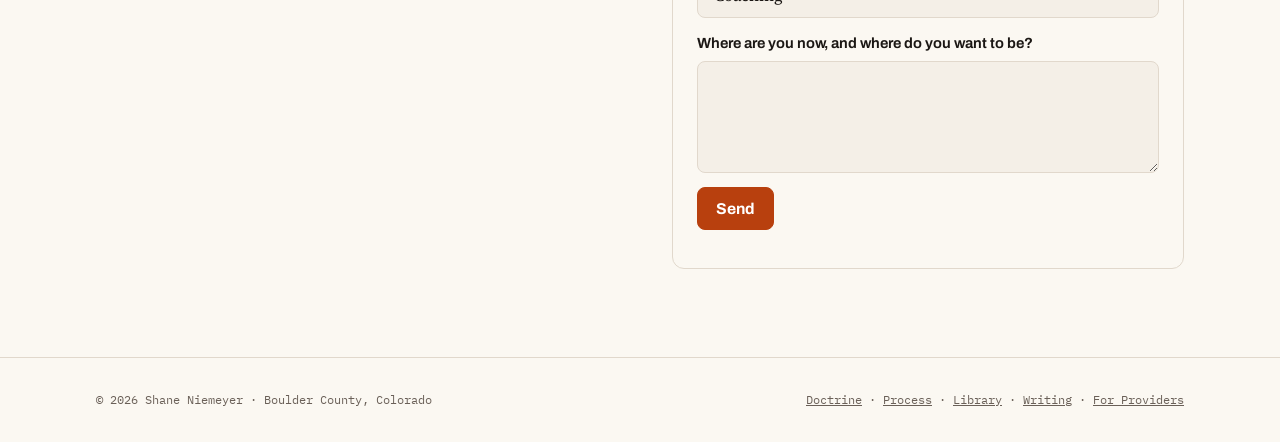
<file: work/index.html>
<!doctype html>
<html lang="en">
<head>
<meta charset="utf-8">
<meta name="viewport" content="width=device-width,initial-scale=1,viewport-fit=cover">
<title>Work with Shane · Shane Niemeyer</title>
<meta name="description" content="Concierge coaching in person and online, VO2 and metabolic testing, retreats with Dr. Jill Carnahan, and speaking.">
<link rel="canonical" href="https://shaneniemeyer.com/work/">
<meta property="og:type" content="website">
<meta property="og:site_name" content="Shane Niemeyer">
<meta property="og:title" content="Work with Shane · Shane Niemeyer">
<meta property="og:description" content="Concierge coaching in person and online, VO2 and metabolic testing, retreats with Dr. Jill Carnahan, and speaking.">
<meta property="og:url" content="https://shaneniemeyer.com/work/">
<meta property="og:image" content="https://shaneniemeyer.com/share.png">
<meta property="og:image:width" content="1200">
<meta property="og:image:height" content="630">
<meta property="og:image:alt" content="Shane Niemeyer. Training is the process of health.">
<meta name="twitter:card" content="summary_large_image">
<link rel="icon" href="../favicon.svg" type="image/svg+xml">
<link rel="icon" href="../favicon-32.png" sizes="32x32" type="image/png">
<link rel="apple-touch-icon" href="../apple-touch-icon.png">
<meta name="theme-color" content="#14110F">
<style>:root{color-scheme:light;box-sizing:border-box;padding-top:env(safe-area-inset-top,0px);padding-bottom:env(safe-area-inset-bottom,0px)}html{scroll-padding-top:env(safe-area-inset-top,0px)}body{margin:0;padding:0;font:14px -apple-system,BlinkMacSystemFont,sans-serif;background:#fff;color:#000}img{max-width:100%}[hidden]:not([hidden=until-found i]){display:none!important}</style>
<link rel="preconnect" href="https://fonts.googleapis.com">
<link rel="preconnect" href="https://fonts.gstatic.com" crossorigin>
<link rel="stylesheet" href="https://fonts.googleapis.com/css2?family=Archivo:wdth,wght@62..125,400..900&family=IBM+Plex+Mono:wght@400;500&family=Source+Serif+4:opsz,wght@8..60,400;8..60,600&display=swap">
<style>
/* Layout: a training-log site. Heavy expanded grotesk for conviction, serif for Shane's voice, mono for the lab's numbers.
   Recurring device: the intensity-distribution bar (below / between / above threshold). */
:root {
  --ground: #F1F4F6;
  --surface: #FFFFFF;
  --ink: #111C27;
  --muted: #55636F;
  --line: #D5DCE2;
  --chip: #E5EBF1;
  --accent: #1E4FD0;
  --accent-ink: #FFFFFF;
  --cool: #2E7C9B;
  --mid: #9AA6B1;
  --hot: #D4471E;
  --display: "Archivo", "Arial Narrow", system-ui, sans-serif;
  --body: "Source Serif 4", Georgia, "Times New Roman", serif;
  --mono: "IBM Plex Mono", ui-monospace, "SFMono-Regular", Menlo, monospace;
}
@media (prefers-color-scheme: dark) {
  :root:not([data-theme="light"]) {
    --ground: #0C1218; --surface: #131B23; --ink: #E6ECF1; --muted: #93A1AD; --line: #27323C; --chip: #1B2631;
    --accent: #7D9DFF; --accent-ink: #0C1218; --cool: #5DB2D0; --mid: #5F6C78; --hot: #FF7B55;
    color-scheme: dark;
  }
}
:root[data-theme="dark"] {
  --ground: #0C1218; --surface: #131B23; --ink: #E6ECF1; --muted: #93A1AD; --line: #27323C; --chip: #1B2631;
  --accent: #7D9DFF; --accent-ink: #0C1218; --cool: #5DB2D0; --mid: #5F6C78; --hot: #FF7B55;
  color-scheme: dark;
}

* { box-sizing: border-box; }
html { scroll-behavior: smooth; }
@media (prefers-reduced-motion: reduce) { html { scroll-behavior: auto; } }
body {
  background: var(--ground);
  color: var(--ink);
  font-family: var(--body);
  font-size: 1.0625rem;
  line-height: 1.6;
}
body::before {
  content: ""; position: fixed; inset: 0 0 auto; height: env(safe-area-inset-top, 0px);
  z-index: 10; background: var(--surface);
}
a { color: var(--accent); }
a:focus-visible, button:focus-visible, input:focus-visible, select:focus-visible, textarea:focus-visible {
  outline: 2px solid var(--accent); outline-offset: 3px;
}
.wrap {
  max-width: 1120px; margin: 0 auto;
  padding-left: max(16px, env(safe-area-inset-left, 0px));
  padding-right: max(16px, env(safe-area-inset-right, 0px));
}
.measure { max-width: 66ch; }

/* type */
h1, h2, h3, .display {
  font-family: var(--display); font-stretch: 115%; font-weight: 800;
  line-height: 1.02; letter-spacing: -0.01em; text-wrap: balance; margin: 0;
}
h1 { font-size: clamp(2.5rem, 6.4vw, 4.9rem); }
h2 { font-size: clamp(1.7rem, 3.4vw, 2.5rem); }
h3 { font-size: 1.2rem; font-stretch: 105%; font-weight: 750; line-height: 1.2; letter-spacing: 0; }
p { margin: 0; }
.lead { font-size: clamp(1.15rem, 1.9vw, 1.35rem); line-height: 1.55; color: var(--ink); }
.muted { color: var(--muted); }
.eyebrow {
  font-family: var(--mono); font-size: 0.75rem; font-weight: 500;
  letter-spacing: 0.08em; text-transform: uppercase; color: var(--muted);
}
.stack { display: grid; gap: 1rem; }
.stack-lg { display: grid; gap: 1.75rem; }

/* preview banner + header */
.preview {
  background: var(--chip); color: var(--muted);
  font-family: var(--mono); font-size: 0.75rem; letter-spacing: 0.02em;
}
.preview .wrap { padding-block: 8px; }
header.site {
  position: sticky; top: env(safe-area-inset-top, 0px); z-index: 9;
  background: var(--surface); border-bottom: 1px solid var(--line);
}
header.site .wrap {
  display: flex; align-items: center; justify-content: space-between; gap: 1rem;
  padding-block: 14px; flex-wrap: wrap;
}
.brand {
  font-family: var(--display); font-stretch: 125%; font-weight: 900; font-size: 1.05rem;
  letter-spacing: 0.02em; text-transform: uppercase; color: var(--ink); text-decoration: none;
}
nav.primary { min-width: 0; overflow-x: auto; }
nav.primary ul { list-style: none; margin: 0; padding: 0; display: flex; gap: 0.25rem; }
nav.primary a {
  display: block; padding: 6px 10px; border-radius: 6px; white-space: nowrap;
  font-family: var(--display); font-weight: 600; font-size: 0.92rem; color: var(--muted); text-decoration: none;
}
nav.primary a:hover { color: var(--ink); background: var(--chip); }
nav.primary a[aria-current="page"] { color: var(--ink); background: var(--chip); }

.menu-btn { display: none; }
@media (max-width: 760px) {
  header.site .wrap { flex-wrap: nowrap; }
  .menu-btn {
    display: inline-flex; align-items: center; gap: 0.5rem; padding: 8px 12px; border-radius: 6px;
    font-family: var(--display); font-weight: 700; font-size: 0.92rem; color: var(--ink);
    background: var(--chip); border: 0; cursor: pointer;
  }
  .menu-btn::after { content: ""; width: 12px; height: 8px; background: currentColor;
    clip-path: polygon(0 0, 100% 0, 50% 100%); transition: transform .2s; }
  .menu-btn[aria-expanded="true"]::after { transform: rotate(180deg); }
  nav.primary { display: none; position: absolute; left: 0; right: 0; top: 100%;
    background: var(--surface); border-bottom: 1px solid var(--line); overflow: visible; }
  header.site.open nav.primary { display: block; }
  nav.primary ul { flex-direction: column; gap: 0; padding: 8px max(16px, env(safe-area-inset-left, 0px)) 16px; }
  nav.primary a { padding: 12px 10px; font-size: 1.05rem; border-radius: 6px; }
}

/* buttons */
.actions { display: flex; flex-wrap: wrap; gap: 0.75rem; }
.btn {
  display: inline-flex; align-items: center; gap: 0.5rem; padding: 12px 18px; border-radius: 8px;
  font-family: var(--display); font-weight: 700; font-size: 0.98rem; text-decoration: none;
  border: 1.5px solid var(--accent); cursor: pointer;
}
.btn.primary { background: var(--accent); color: var(--accent-ink); }
.btn.ghost { background: transparent; color: var(--accent); }
.btn:hover { filter: brightness(1.06); }

/* sections */
.band { padding-block: clamp(48px, 7vw, 88px); }
.band + .band { border-top: 1px solid var(--line); }
.band.surface { background: var(--surface); }
.section-head { display: grid; gap: 0.6rem; margin-bottom: 2rem; }

/* hero */
.hero { padding-block: clamp(40px, 7vw, 84px) clamp(40px, 6vw, 72px); }
.hero .grid { display: grid; grid-template-columns: minmax(0, 1fr); gap: clamp(28px, 5vw, 64px); align-items: center; }
.hero .copy { display: grid; gap: 1.4rem; min-width: 0; }
@media (max-width: 860px) { .hero .grid { grid-template-columns: 1fr; } }

/* intensity distribution panel */
.dist {
  background: var(--surface); border: 1px solid var(--line); border-radius: 12px;
  padding: 22px; display: grid; gap: 18px; min-width: 0;
}
.dist-row { display: grid; gap: 8px; }
.dist-row .label { display: flex; justify-content: space-between; gap: 1rem; font-family: var(--mono); font-size: 0.78rem; color: var(--muted); }
.dist-row .label strong { color: var(--ink); font-weight: 500; }
.bar { display: flex; height: 34px; border-radius: 6px; overflow: hidden; background: var(--chip); }
.bar span { display: block; height: 100%; }
.bar .b { background: var(--cool); }
.bar .m { background: var(--mid); }
.bar .a { background: var(--hot); }
.key { display: flex; flex-wrap: wrap; gap: 0.5rem 1.1rem; font-family: var(--mono); font-size: 0.74rem; color: var(--muted); }
.key i { display: inline-block; width: 10px; height: 10px; border-radius: 2px; margin-right: 6px; vertical-align: -1px; }
.figure-note { font-family: var(--mono); font-size: 0.72rem; line-height: 1.5; color: var(--muted); }
.tabnum { font-variant-numeric: tabular-nums; }

/* quote */
.quote { display: grid; gap: 1.25rem; max-width: 46rem; }
.quote blockquote {
  margin: 0; font-family: var(--display); font-stretch: 110%; font-weight: 700;
  font-size: clamp(1.6rem, 3.6vw, 2.6rem); line-height: 1.12; text-wrap: balance;
}
.quote cite { font-style: normal; font-family: var(--mono); font-size: 0.78rem; color: var(--muted); letter-spacing: 0.06em; text-transform: uppercase; }

/* record row */
.record { display: grid; grid-template-columns: repeat(4, minmax(0, 1fr)); border-top: 2px solid var(--ink); }
.record > div { padding: 18px 16px 4px 0; display: grid; gap: 4px; align-content: start; }
.record .num { font-family: var(--display); font-stretch: 120%; font-weight: 850; font-size: clamp(1.7rem, 3.4vw, 2.5rem); line-height: 1; font-variant-numeric: tabular-nums; }
.record .what { font-family: var(--mono); font-size: 0.76rem; color: var(--muted); line-height: 1.45; }
@media (max-width: 720px) { .record { grid-template-columns: repeat(2, minmax(0, 1fr)); row-gap: 8px; } }

/* principle list */
.principles { display: grid; grid-template-columns: repeat(2, minmax(0, 1fr)); gap: 0 clamp(24px, 4vw, 56px); }
.principles article { padding-block: 22px; border-top: 1px solid var(--line); display: grid; gap: 0.5rem; min-width: 0; }
@media (max-width: 760px) { .principles { grid-template-columns: 1fr; } }

/* ways in */
.ways { display: grid; grid-template-columns: repeat(4, minmax(0, 1fr)); gap: 16px; }
.ways a {
  display: grid; gap: 0.5rem; align-content: start; padding: 20px; border-radius: 10px;
  background: var(--surface); border: 1px solid var(--line); color: var(--ink); text-decoration: none; min-width: 0;
}
.ways a:hover { border-color: var(--accent); }
.ways .go { font-family: var(--display); font-weight: 700; font-size: 0.9rem; color: var(--accent); margin-top: 0.25rem; }
@media (max-width: 900px) { .ways { grid-template-columns: repeat(2, minmax(0, 1fr)); } }
@media (max-width: 480px) { .ways { grid-template-columns: 1fr; } }

/* split rows */
.split { display: grid; grid-template-columns: minmax(0, 1fr) minmax(0, 1fr); gap: clamp(24px, 5vw, 64px); align-items: start; }
@media (max-width: 820px) { .split { grid-template-columns: 1fr; } }

/* page header for inner views */
.page-head { padding-block: clamp(40px, 6vw, 72px) clamp(28px, 4vw, 44px); border-bottom: 1px solid var(--line); }
.page-head .wrap { display: grid; gap: 1rem; }

/* process timeline */
.timeline { display: grid; gap: 0; }
.step { display: grid; grid-template-columns: 11rem minmax(0, 1fr); gap: clamp(16px, 4vw, 48px); padding-block: 34px; border-top: 1px solid var(--line); }
.step .when { font-family: var(--mono); font-size: 0.78rem; letter-spacing: 0.06em; text-transform: uppercase; color: var(--accent); padding-top: 6px; }
.step .body { display: grid; gap: 0.9rem; min-width: 0; }
.step ul { margin: 0; padding-left: 1.2rem; display: grid; gap: 0.25rem; }
@media (max-width: 720px) { .step { grid-template-columns: 1fr; gap: 10px; } }
.pull {
  font-family: var(--display); font-stretch: 110%; font-weight: 750; font-size: 1.3rem; line-height: 1.25;
  padding-left: 16px; border-left: 3px solid var(--accent);
}
.weekly { display: grid; grid-template-columns: repeat(3, minmax(0, 1fr)); gap: 12px; }
.weekly div { background: var(--surface); border: 1px solid var(--line); border-radius: 8px; padding: 14px; display: grid; gap: 4px; }
.weekly .v { font-family: var(--display); font-stretch: 115%; font-weight: 800; font-size: 1.35rem; line-height: 1.1; }
.weekly .k { font-family: var(--mono); font-size: 0.74rem; color: var(--muted); line-height: 1.4; }
@media (max-width: 560px) { .weekly { grid-template-columns: 1fr; } }

/* evidence */
.claims { display: grid; gap: 0; }
.claim { display: grid; grid-template-columns: 9.5rem minmax(0, 1fr); gap: clamp(16px, 4vw, 40px); padding-block: 26px; border-top: 1px solid var(--line); }
.claim .figure { font-family: var(--display); font-stretch: 120%; font-weight: 850; font-size: clamp(2rem, 4vw, 2.8rem); line-height: 1; font-variant-numeric: tabular-nums; }
.claim .text { display: grid; gap: 0.5rem; min-width: 0; }
.cite-line { font-family: var(--mono); font-size: 0.75rem; color: var(--muted); line-height: 1.5; }
.tag {
  display: inline-block; font-family: var(--mono); font-size: 0.68rem; letter-spacing: 0.06em; text-transform: uppercase;
  padding: 2px 8px; border-radius: 999px; background: var(--chip); color: var(--ink); margin-right: 6px; vertical-align: 1px;
}
.tag.draft { background: transparent; border: 1px dashed var(--muted); color: var(--muted); }
@media (max-width: 640px) { .claim { grid-template-columns: 1fr; gap: 8px; } }
.chapters { list-style: none; padding: 0; margin: 0; display: grid; grid-template-columns: repeat(2, minmax(0, 1fr)); gap: 0 40px; }
.chapters li { display: flex; justify-content: space-between; gap: 1rem; padding-block: 12px; border-top: 1px solid var(--line); font-family: var(--display); font-weight: 600; min-width: 0; }
.chapters li span:last-child { font-family: var(--mono); font-weight: 400; font-size: 0.74rem; color: var(--muted); white-space: nowrap; padding-top: 3px; }
@media (max-width: 680px) { .chapters { grid-template-columns: 1fr; } }

/* offers */
.offers { display: grid; grid-template-columns: repeat(2, minmax(0, 1fr)); gap: 16px; }
.offer { background: var(--surface); border: 1px solid var(--line); border-radius: 12px; padding: 24px; display: grid; gap: 0.75rem; align-content: start; min-width: 0; }
.offer ul { margin: 0; padding-left: 1.2rem; display: grid; gap: 0.2rem; }
@media (max-width: 760px) { .offers { grid-template-columns: 1fr; } }

/* form */
form.contact { display: grid; gap: 14px; background: var(--surface); border: 1px solid var(--line); border-radius: 12px; padding: 24px; }
.field { display: grid; gap: 6px; }
.field label { font-family: var(--display); font-weight: 650; font-size: 0.92rem; }
.field input, .field select, .field textarea {
  font: inherit; font-size: 1rem; color: var(--ink); background: var(--ground);
  border: 1px solid var(--line); border-radius: 8px; padding: 10px 12px; width: 100%;
}
.field textarea { min-height: 7rem; resize: vertical; }
.two { display: grid; grid-template-columns: minmax(0, 1fr) minmax(0, 1fr); gap: 14px; }
@media (max-width: 560px) { .two { grid-template-columns: 1fr; } }
.form-status { font-family: var(--mono); font-size: 0.8rem; color: var(--muted); }

/* providers */
.checklist { list-style: none; margin: 0; padding: 0; display: grid; gap: 0; }
.checklist li { padding-block: 14px; border-top: 1px solid var(--line); display: grid; gap: 4px; }
.checklist li strong { font-family: var(--display); font-weight: 700; }

/* start-here ramp */
.ramp { display: grid; grid-template-columns: repeat(3, minmax(0, 1fr)); gap: 14px; }
.ramp div { border-top: 3px solid var(--accent); padding-top: 10px; display: grid; gap: 4px; align-content: start; }
.ramp .t { font-family: var(--mono); font-size: 0.74rem; letter-spacing: 0.06em; text-transform: uppercase; color: var(--accent); }
.ramp p { font-family: var(--display); font-weight: 650; font-size: 1.02rem; line-height: 1.3; }
@media (max-width: 560px) { .ramp { grid-template-columns: 1fr; } }

/* client stories */
.stories { display: grid; grid-template-columns: repeat(3, minmax(0, 1fr)); gap: 16px; }
.story-card { background: var(--ground); border: 1px solid var(--line); border-radius: 12px; padding: 24px; display: grid; gap: 1rem; align-content: start; min-width: 0; }
.arc { list-style: none; margin: 0; padding: 0 0 0 18px; display: grid; gap: 12px; border-left: 2px solid var(--line); }
.arc li { position: relative; display: grid; gap: 2px; font-size: 0.98rem; line-height: 1.5; }
.arc li::before { content: ""; position: absolute; left: -25px; top: 0.3em; width: 12px; height: 12px; border-radius: 50%; background: var(--ground); border: 2px solid var(--accent); }
.arc li:last-child::before { background: var(--accent); }
.arc .t { font-family: var(--mono); font-size: 0.72rem; letter-spacing: 0.06em; text-transform: uppercase; color: var(--muted); }
.said { font-family: var(--display); font-stretch: 105%; font-weight: 700; font-size: 1.08rem; line-height: 1.3; padding-top: 0.9rem; border-top: 1px solid var(--line); }
@media (max-width: 920px) { .stories { grid-template-columns: 1fr; } }

/* writing */
.split-wide { display: grid; grid-template-columns: minmax(0, 2fr) minmax(0, 1fr); gap: clamp(24px, 5vw, 56px); align-items: start; }
.split-wide aside { position: sticky; top: calc(env(safe-area-inset-top, 0px) + 84px); }
@media (max-width: 860px) { .split-wide { grid-template-columns: 1fr; } .split-wide aside { position: static; } }
.posts { list-style: none; margin: 0; padding: 0; display: grid; }
.posts li { border-top: 1px solid var(--line); }
.post-item { display: grid; grid-template-columns: 8.5rem minmax(0, 1fr) auto; gap: 8px 28px; padding-block: 22px; color: var(--ink); text-decoration: none; align-items: baseline; }
a.post-item:hover h3 { color: var(--accent); }
.post-item .meta { font-family: var(--mono); font-size: 0.72rem; letter-spacing: 0.06em; text-transform: uppercase; color: var(--muted); }
.post-item .text { display: grid; gap: 4px; min-width: 0; }
.post-item .state { font-family: var(--mono); font-size: 0.74rem; color: var(--muted); white-space: nowrap; }
.post-item.upcoming h3 { color: var(--muted); }
@media (max-width: 680px) { .post-item { grid-template-columns: 1fr; gap: 6px; } }
.latest { display: grid; gap: 0.5rem; padding: 22px; border-radius: 12px; background: var(--surface); border: 1px solid var(--line); color: var(--ink); text-decoration: none; }
.latest:hover { border-color: var(--accent); }
.latest .go { font-family: var(--display); font-weight: 700; font-size: 0.9rem; color: var(--accent); }
.subscribe { background: var(--surface); border: 1px solid var(--line); border-radius: 12px; padding: 22px; display: grid; gap: 12px; }
.sub-title { font-family: var(--display); font-stretch: 110%; font-weight: 800; font-size: 1.2rem; line-height: 1.15; }
.sub-row { display: flex; flex-wrap: wrap; gap: 10px; }
.sub-row input { flex: 1 1 13rem; min-width: 0; font: inherit; font-size: 1rem; color: var(--ink); background: var(--ground); border: 1px solid var(--line); border-radius: 8px; padding: 10px 12px; }
.sr { position: absolute; width: 1px; height: 1px; overflow: hidden; clip: rect(0 0 0 0); white-space: nowrap; }

/* article */
.wrap.narrow { max-width: 760px; }
.back { font-family: var(--display); font-weight: 650; font-size: 0.92rem; text-decoration: none; }
.post-body { display: grid; gap: 1.15rem; font-size: 1.12rem; line-height: 1.7; }
.post-body h2 { font-size: clamp(1.4rem, 2.6vw, 1.85rem); margin-top: 1.4rem; }
.post-body ul { margin: 0; padding-left: 1.3rem; display: grid; gap: 0.4rem; }
.post-body .pull { font-size: 1.4rem; }
.sources { display: grid; gap: 6px; padding-top: 1.25rem; margin-top: 1rem; border-top: 1px solid var(--line); }
.sources p { font-family: var(--mono); font-size: 0.76rem; line-height: 1.55; color: var(--muted); }

/* ---------- library ---------- */
.shelf { display: grid; grid-template-columns: repeat(3, minmax(0, 1fr)); gap: 16px; }
.shelf > a, .shelf > .card {
  display: grid; gap: 0.6rem; align-content: start; padding: 22px; border-radius: 12px;
  background: var(--surface); border: 1px solid var(--line); color: var(--ink); text-decoration: none; min-width: 0;
}
.band.surface .shelf > a, .band.surface .shelf > .card { background: var(--ground); }
.shelf > a:hover { border-color: var(--accent); }
.shelf .go { font-family: var(--display); font-weight: 700; font-size: 0.9rem; color: var(--accent); margin-top: 0.25rem; }
@media (max-width: 900px) { .shelf { grid-template-columns: 1fr; } }

.figure-box { margin: 0; background: var(--surface); border: 1px solid var(--line); border-radius: 12px; padding: 20px; display: grid; gap: 12px; min-width: 0; }
.band.surface .figure-box { background: var(--ground); }
.figure-box svg { width: 100%; height: auto; display: block; }

/* two cities illustration */
.c-cell { fill: var(--surface); stroke: var(--mid); stroke-width: 1.5; }
.band.surface .c-cell { fill: var(--surface); }
.c-nuc { fill: var(--chip); stroke: var(--mid); stroke-width: 1; }
.c-mito { fill: var(--hot); }
.c-ribo { fill: var(--ink); opacity: 0.5; }
.c-cap { fill: none; stroke: var(--cool); stroke-width: 4; stroke-linecap: round; }
.c-label { fill: var(--ink); font-family: var(--display); font-weight: 750; font-size: 16px; }
.c-key { fill: var(--muted); font-family: var(--mono); font-size: 11px; }

/* book parts */
.parts { display: grid; }
.part { display: grid; grid-template-columns: 14rem minmax(0, 1fr); gap: clamp(16px, 4vw, 48px); padding-block: 28px; border-top: 1px solid var(--line); }
.part-name { display: grid; gap: 6px; align-content: start; }
.part-name .n { font-family: var(--mono); font-size: 0.74rem; letter-spacing: 0.06em; text-transform: uppercase; color: var(--accent); }
.part-name h3 { font-size: 1.2rem; }
.ch-list { list-style: none; margin: 0; padding: 0; display: grid; }
.ch { display: grid; grid-template-columns: 2.6rem minmax(0, 1fr) auto; gap: 4px 16px; padding-block: 14px; border-top: 1px dashed var(--line); align-items: baseline; }
.ch:first-child { border-top: 0; padding-top: 2px; }
.ch .num { font-family: var(--display); font-stretch: 120%; font-weight: 850; font-size: 1.35rem; line-height: 1; font-variant-numeric: tabular-nums; color: var(--muted); }
.ch .t { display: grid; gap: 3px; min-width: 0; }
.ch .t strong { font-family: var(--display); font-weight: 750; font-size: 1.08rem; line-height: 1.25; }
.ch .t span { color: var(--muted); font-size: 0.98rem; line-height: 1.45; }
.ch .s { font-family: var(--mono); font-size: 0.72rem; color: var(--muted); white-space: nowrap; }
.ch a.s { color: var(--accent); font-weight: 500; }
@media (max-width: 720px) {
  .part { grid-template-columns: 1fr; gap: 12px; }
  .ch { grid-template-columns: 2.2rem minmax(0, 1fr); }
  .ch .s { grid-column: 2; }
}

/* ---------- module (long read) ---------- */
.module-meta { display: flex; flex-wrap: wrap; gap: 0.4rem 1.4rem; font-family: var(--mono); font-size: 0.76rem; color: var(--muted); }
.module .post-body { min-width: 0; }
.module .post-body h2 { scroll-margin-top: 90px; }
.post-body a.c { color: var(--accent); text-decoration-thickness: 1px; text-underline-offset: 2px; white-space: nowrap; }
.post-body ol { margin: 0; padding-left: 1.4rem; display: grid; gap: 0.5rem; }
.toc { display: grid; gap: 14px; align-content: start; }
.toc-box { background: var(--surface); border: 1px solid var(--line); border-radius: 12px; padding: 20px; display: grid; gap: 10px; }
.toc-box ol { margin: 0; padding-left: 1.3rem; display: grid; gap: 0.45rem; font-family: var(--display); font-weight: 600; font-size: 0.94rem; line-height: 1.3; }
.toc-box ol a { color: var(--ink); text-decoration: none; }
.toc-box ol a:hover { color: var(--accent); }
.formats { list-style: none; margin: 0; padding: 0; display: grid; }
.formats li { display: flex; justify-content: space-between; gap: 1rem; padding-block: 9px; border-top: 1px solid var(--line); font-family: var(--display); font-weight: 600; font-size: 0.92rem; }
.formats li:first-child { border-top: 0; padding-top: 0; }
.formats li span:last-child { font-family: var(--mono); font-weight: 400; font-size: 0.72rem; color: var(--muted); padding-top: 2px; }
.formats li.on span:last-child { color: var(--accent); }
@media (max-width: 860px) { .toc .toc-box.contents { display: none; } }

/* method loop */
.l-box { fill: none; stroke: var(--mid); stroke-width: 1.25; }
.l-box.main { fill: var(--chip); stroke: var(--accent); stroke-width: 2; }
.l-edge { fill: none; stroke: var(--mid); stroke-width: 1.25; }
.l-head { fill: var(--mid); }
.l-t { fill: var(--ink); font-family: var(--display); font-weight: 750; font-size: 15px; }
.l-s { fill: var(--muted); font-family: var(--mono); font-size: 11px; }
.post-body .loop-list { display: none; margin: 0; padding-left: 1.3rem; }
.loop-list li { font-size: 1rem; }
@media (max-width: 600px) { .loop svg { display: none; } .post-body .loop-list { display: grid; gap: 0.4rem; } }

/* tissue clock */
.trow { display: grid; grid-template-columns: 11.5rem minmax(0, 1fr) 8rem; gap: 10px 14px; align-items: center; }
.trow .tl { font-family: var(--display); font-weight: 650; font-size: 0.95rem; line-height: 1.25; }
.trow .tv { font-family: var(--mono); font-size: 0.76rem; color: var(--muted); }
.tbar { height: 22px; border-radius: 5px; background: var(--chip); overflow: hidden; }
.tbar span { display: block; height: 100%; border-radius: 5px; }
@media (max-width: 600px) { .trow { grid-template-columns: 1fr auto; } .trow .tbar { grid-column: 1 / -1; grid-row: 2; } }

.next-card { display: grid; gap: 0.4rem; padding: 22px; border-radius: 12px; background: var(--surface); border: 1px solid var(--line); color: var(--ink); text-decoration: none; }
.next-card:hover { border-color: var(--accent); }
.next-card .go { font-family: var(--display); font-weight: 700; font-size: 0.9rem; color: var(--accent); }

/* ---------- exercise library ---------- */
.chips { display: flex; flex-wrap: wrap; gap: 8px; }
.chips button {
  font-family: var(--display); font-weight: 650; font-size: 0.9rem; color: var(--muted);
  background: var(--surface); border: 1px solid var(--line); border-radius: 999px; padding: 7px 14px; cursor: pointer;
}
.chips button:hover { color: var(--ink); border-color: var(--mid); }
.chips button[aria-pressed="true"] { background: var(--ink); color: var(--surface); border-color: var(--ink); }
.ladders { display: grid; grid-template-columns: repeat(3, minmax(0, 1fr)); gap: 16px; }
.ladder { background: var(--surface); border: 1px solid var(--line); border-radius: 12px; padding: 20px; display: grid; gap: 14px; align-content: start; min-width: 0; }
.ladder[hidden] { display: none; }
.ladder header { display: flex; justify-content: space-between; align-items: baseline; gap: 1rem; }
.rungs { list-style: none; margin: 0; padding: 0; display: grid; gap: 6px; counter-reset: rung; }
.rungs li {
  counter-increment: rung; display: grid; grid-template-columns: 1.6rem minmax(0, 1fr); gap: 10px; align-items: center;
  padding: 9px 10px; border-radius: 8px; background: var(--ground); font-family: var(--display); font-weight: 600; font-size: 0.95rem; line-height: 1.25;
}
.rungs li::before {
  content: counter(rung); display: grid; place-items: center; width: 1.6rem; height: 1.6rem; border-radius: 50%;
  font-family: var(--mono); font-size: 0.72rem; font-weight: 500; color: var(--accent); border: 1.5px solid var(--accent);
}
.feature .rungs li, .band:not(.surface) > .wrap > .ladder .rungs li { background: var(--surface); border: 1px solid var(--line); }
.rungs li:last-child::before { background: var(--accent); color: var(--accent-ink); }
@media (max-width: 960px) { .ladders { grid-template-columns: repeat(2, minmax(0, 1fr)); } }
@media (max-width: 600px) { .ladders { grid-template-columns: 1fr; } }

.feature { display: grid; grid-template-columns: minmax(0, 1.1fr) minmax(0, 1fr); gap: clamp(20px, 4vw, 48px); align-items: start; }
@media (max-width: 860px) { .feature { grid-template-columns: 1fr; } }
.video {
  aspect-ratio: 16 / 9; border-radius: 12px; background: var(--ink); color: var(--surface);
  display: grid; place-items: center; align-content: center; gap: 10px; text-align: center; padding: 16px;
}
.video .play { width: 56px; height: 56px; border-radius: 50%; border: 2px solid currentColor; display: grid; place-items: center; opacity: 0.85; }
.video .play::after { content: ""; border-left: 16px solid currentColor; border-top: 10px solid transparent; border-bottom: 10px solid transparent; margin-left: 4px; }
.video span { font-family: var(--mono); font-size: 0.76rem; letter-spacing: 0.06em; text-transform: uppercase; opacity: 0.8; }
.note-box { border: 1px dashed var(--mid); border-radius: 10px; padding: 14px 16px; display: grid; gap: 4px; }

/* footer */
footer.site { background: var(--surface); border-top: 1px solid var(--line); }
footer.site .wrap { padding-block: 32px; display: flex; flex-wrap: wrap; justify-content: space-between; gap: 1rem; font-family: var(--mono); font-size: 0.78rem; color: var(--muted); }
footer.site a { color: var(--muted); }
</style>
<style>
/* Ember theme: warm paper for reading, near-black for the big moments, ember as the one accent.
   Layered over the base styles; only colors, a few sizes and the .moment sections change. */
:root, :root[data-theme="light"] {
  --ground: #F4EFE7;
  --surface: #FBF8F2;
  --ink: #1B1714;
  --muted: #6A6058;
  --line: #E1D8CC;
  --chip: #EAE2D6;
  --accent: #B8400E;
  --accent-ink: #FFFFFF;
  --cool: #3A7486;
  --mid: #A79C90;
  --hot: #E4572E;
  --night: #14110F;
}
@media (prefers-color-scheme: dark) {
  :root:not([data-theme="light"]) {
    --ground: #12100E; --surface: #1A1714; --ink: #EEE7DE; --muted: #A69A8E; --line: #2C2621; --chip: #231E1A;
    --accent: #F0703F; --accent-ink: #12100E; --cool: #5FA3B5; --mid: #6E645B; --hot: #F0703F; --night: #0A0908;
  }
}

/* the moments: hero, "Set it down", the story */
.moment {
  --ground: var(--night); --surface: var(--night);
  --ink: #F3EEE7; --muted: #B3A699; --line: #2E2823; --chip: #241F1B;
  --accent: #F0703F; --accent-ink: #14110F;
  background: var(--night) !important; color: var(--ink);
  border-top: 0 !important;
}
.moment + .band { border-top: 0; }
.moment .eyebrow { color: var(--accent); display: inline-flex; align-items: center; gap: 12px; }
.moment .eyebrow::before { content: ""; width: 36px; height: 3px; background: var(--accent); flex: none; }
.moment .btn.ghost { color: var(--ink); border-color: #5A4F46; }
.moment .btn.ghost:hover { border-color: var(--ink); filter: none; }

.hero.moment { padding-block: clamp(64px, 11vw, 148px) clamp(56px, 9vw, 120px); }
.hero.moment h1 { font-size: clamp(2.9rem, 8vw, 6.4rem); font-stretch: 120%; letter-spacing: -0.02em; }
.hero.moment .lead { color: #D9D0C5; }

.band.moment h2 { font-size: clamp(2.2rem, 5vw, 3.6rem); }

/* the proverb: let it breathe */
.quote blockquote { font-size: clamp(2rem, 4.6vw, 3.4rem); }

/* header and footer sit on paper */
header.site { background: var(--surface); }
.brand { letter-spacing: 0.04em; }
.brand::after { content: ""; display: inline-block; width: 8px; height: 8px; margin-left: 6px; background: var(--accent); vertical-align: 2px; }
.record { border-top-color: var(--accent); }
.btn.primary:hover { filter: brightness(1.08); }

</style>
</head>
<body>
<header class="site">
  <div class="wrap">
    <a class="brand" href="../">Shane Niemeyer</a>
    <button class="menu-btn" type="button" aria-expanded="false" aria-controls="main-nav">Menu</button>
    <nav class="primary" id="main-nav" aria-label="Main">
      <ul>
        <li><a href="../doctrine/" data-nav="doctrine">Doctrine</a></li>
        <li><a href="../process/" data-nav="process">Process</a></li>
        <li><a href="../library/" data-nav="library">Library</a></li>
        <li><a href="../writing/" data-nav="writing">Writing</a></li>
        <li><a href="../work/" data-nav="work" aria-current="page">Work with Shane</a></li>
        <li><a href="../providers/" data-nav="providers">For Providers</a></li>
        <li><a href="../story/" data-nav="story">Story</a></li>
      </ul>
    </nav>
  </div>
</header>

<main>

<!-- ================= WORK ================= -->
<div class="view" data-view="work">
  <section class="page-head"><div class="wrap">
    <p class="eyebrow">Work with Shane</p>
    <h1>Most people can feel and function much, much better.</h1>
    <p class="lead measure">What each person can achieve depends on where they start and what they aspire to. I work mostly with people in their 50s through their 80s, and with athletes of every age.</p>
  </div></section>

  <section class="band"><div class="wrap offers">
    <article class="offer">
      <p class="eyebrow">Coaching</p>
      <h2>Concierge coaching</h2>
      <p>In person, with programming mapped out for your training on your own. Built around your time, your access and your preferences, and progressed for life.</p>
    </article>
    <article class="offer">
      <p class="eyebrow">The Lab</p>
      <h2>Metabolic testing</h2>
      <p>VO2 and resting metabolic rate testing on a metabolic cart, with a full read of your substrate utilization: how your body uses fat and carbohydrate as intensity climbs.</p>
      <ul><li>Prepared for the test before you take it</li><li>Results turned into training zones</li><li>Re-tested as you progress</li></ul>
    </article>
    <article class="offer">
      <p class="eyebrow">Retreats</p>
      <h2>With Dr. Jill Carnahan</h2>
      <p>Co-led with functional medicine physician Dr. Jill Carnahan. Metabolic testing, training and education, contemplative practice and nervous system regulation.</p>
      <p class="cite-line"><span class="tag draft">Spring 2027 · dates TBA</span></p>
    </article>
    <article class="offer">
      <p class="eyebrow">Speaking</p>
      <h2>How far a human being can come</h2>
      <p>Talks on transformation, training as medicine, and training for life after 40. For organizations, recovery communities, healthcare and athletes.</p>
    </article>
  </div></section>

  <section class="band surface"><div class="wrap split">
    <div class="stack">
      <p class="eyebrow">Start here</p>
      <h2>Tell me where you are.</h2>
      <p class="muted measure">A few lines is enough. We'll start from there.</p>
    </div>
    <form class="contact" id="contact-form" name="contact" method="POST" data-netlify="true" netlify-honeypot="bot-field" novalidate>
      <input type="hidden" name="form-name" value="contact">
      <p class="sr" aria-hidden="true"><label>Leave this empty <input name="bot-field" tabindex="-1" autocomplete="off"></label></p>
      <div class="two">
        <div class="field"><label for="c-name">Name</label><input id="c-name" name="name" autocomplete="name" required></div>
        <div class="field"><label for="c-email">Email</label><input id="c-email" name="email" type="email" autocomplete="email" required></div>
      </div>
      <div class="field">
        <label for="c-interest">I'm interested in</label>
        <select id="c-interest" name="interest">
          <option>Coaching</option><option>Metabolic testing</option><option>Retreats</option><option>Speaking</option><option>Referring a patient</option>
        </select>
      </div>
      <div class="field"><label for="c-msg">Where are you now, and where do you want to be?</label><textarea id="c-msg" name="message"></textarea></div>
      <div class="actions"><button class="btn primary" type="submit">Send</button></div>
      <p class="form-status" id="c-status" aria-live="polite"></p>
    </form>
  </div></section>
</div>

</main>

<footer class="site">
  <div class="wrap">
    <span>© 2026 Shane Niemeyer · Boulder County, Colorado</span>
    <span><a href="../doctrine/">Doctrine</a> · <a href="../process/">Process</a> · <a href="../library/">Library</a> · <a href="../writing/">Writing</a> · <a href="../providers/">For Providers</a></span>
  </div>
</footer>

<script>
(function () {
  var ROOT = '../', PAGES = ['home','doctrine','process','evidence','work','providers','story','writing','never-easy-never-hard','library','introduction','meet-people-where-they-are','exercises'];
  var legacy = (location.hash || '').slice(1);
  if (PAGES.indexOf(legacy) > -1) location.replace(ROOT + (legacy === 'home' ? '' : legacy + '/'));

  var header = document.querySelector('header.site');
  var menuBtn = header.querySelector('.menu-btn');
  function setMenu(open) { header.classList.toggle('open', open); menuBtn.setAttribute('aria-expanded', open ? 'true' : 'false'); }
  menuBtn.addEventListener('click', function () { setMenu(!header.classList.contains('open')); });
  header.querySelectorAll('nav.primary a').forEach(function (a) { a.addEventListener('click', function () { setMenu(false); }); });
  document.addEventListener('keydown', function (e) { if (e.key === 'Escape') setMenu(false); });

  var form = document.getElementById('contact-form');
  var status = document.getElementById('c-status');
  function send(f) {
    return fetch('/', {
      method: 'POST',
      headers: { 'Content-Type': 'application/x-www-form-urlencoded' },
      body: new URLSearchParams(new FormData(f)).toString()
    }).then(function (r) { if (!r.ok) throw new Error(r.status); });
  }
  function validEmail(v) { return /^[^\s@]+@[^\s@]+\.[^\s@]+$/.test(v); }

  if (form) form.addEventListener('submit', function (e) {
    e.preventDefault();
    var name = form.elements.name.value.trim();
    var email = form.elements.email.value.trim();
    if (!name || !validEmail(email)) { status.textContent = 'Add your name and a valid email so I can write back.'; return; }
    var btn = form.querySelector('button[type=submit]');
    btn.disabled = true; status.textContent = 'Sending…';
    send(form).then(function () {
      form.reset();
      status.textContent = 'Got it. I read every one of these myself, and I\'ll write back soon. — Shane';
    }).catch(function () {
      status.textContent = 'That didn\'t go through. Try again in a minute.';
    }).then(function () { btn.disabled = false; });
  });

  Array.prototype.slice.call(document.querySelectorAll('[data-jump]')).forEach(function (a) {
    a.addEventListener('click', function (e) {
      var t = document.getElementById(a.getAttribute('data-jump'));
      if (!t) return;
      e.preventDefault();
      t.scrollIntoView({ behavior: 'smooth', block: 'start' });
    });
  });

  var chips = Array.prototype.slice.call(document.querySelectorAll('.chips [data-filter]'));
  var ladders = Array.prototype.slice.call(document.querySelectorAll('.ladder[data-pattern]'));
  chips.forEach(function (b) {
    b.addEventListener('click', function () {
      var f = b.getAttribute('data-filter');
      chips.forEach(function (o) { o.setAttribute('aria-pressed', o === b ? 'true' : 'false'); });
      ladders.forEach(function (l) { l.hidden = !(f === 'all' || l.getAttribute('data-pattern') === f); });
    });
  });

  Array.prototype.slice.call(document.querySelectorAll('form.subscribe')).forEach(function (f) {
    f.addEventListener('submit', function (e) {
      e.preventDefault();
      var st = f.querySelector('.form-status');
      if (!validEmail(f.elements.email.value.trim())) { st.textContent = 'Enter a valid email address.'; return; }
      var btn = f.querySelector('button[type=submit]');
      btn.disabled = true; st.textContent = 'Signing you up…';
      send(f).then(function () {
        f.reset(); st.textContent = 'You\'re in. The first letter is on its way soon.';
      }).catch(function () {
        st.textContent = 'That didn\'t go through. Try again in a minute.';
      }).then(function () { btn.disabled = false; });
    });
  });
})();
</script>

</body></html>
</body>
</html>
</file>
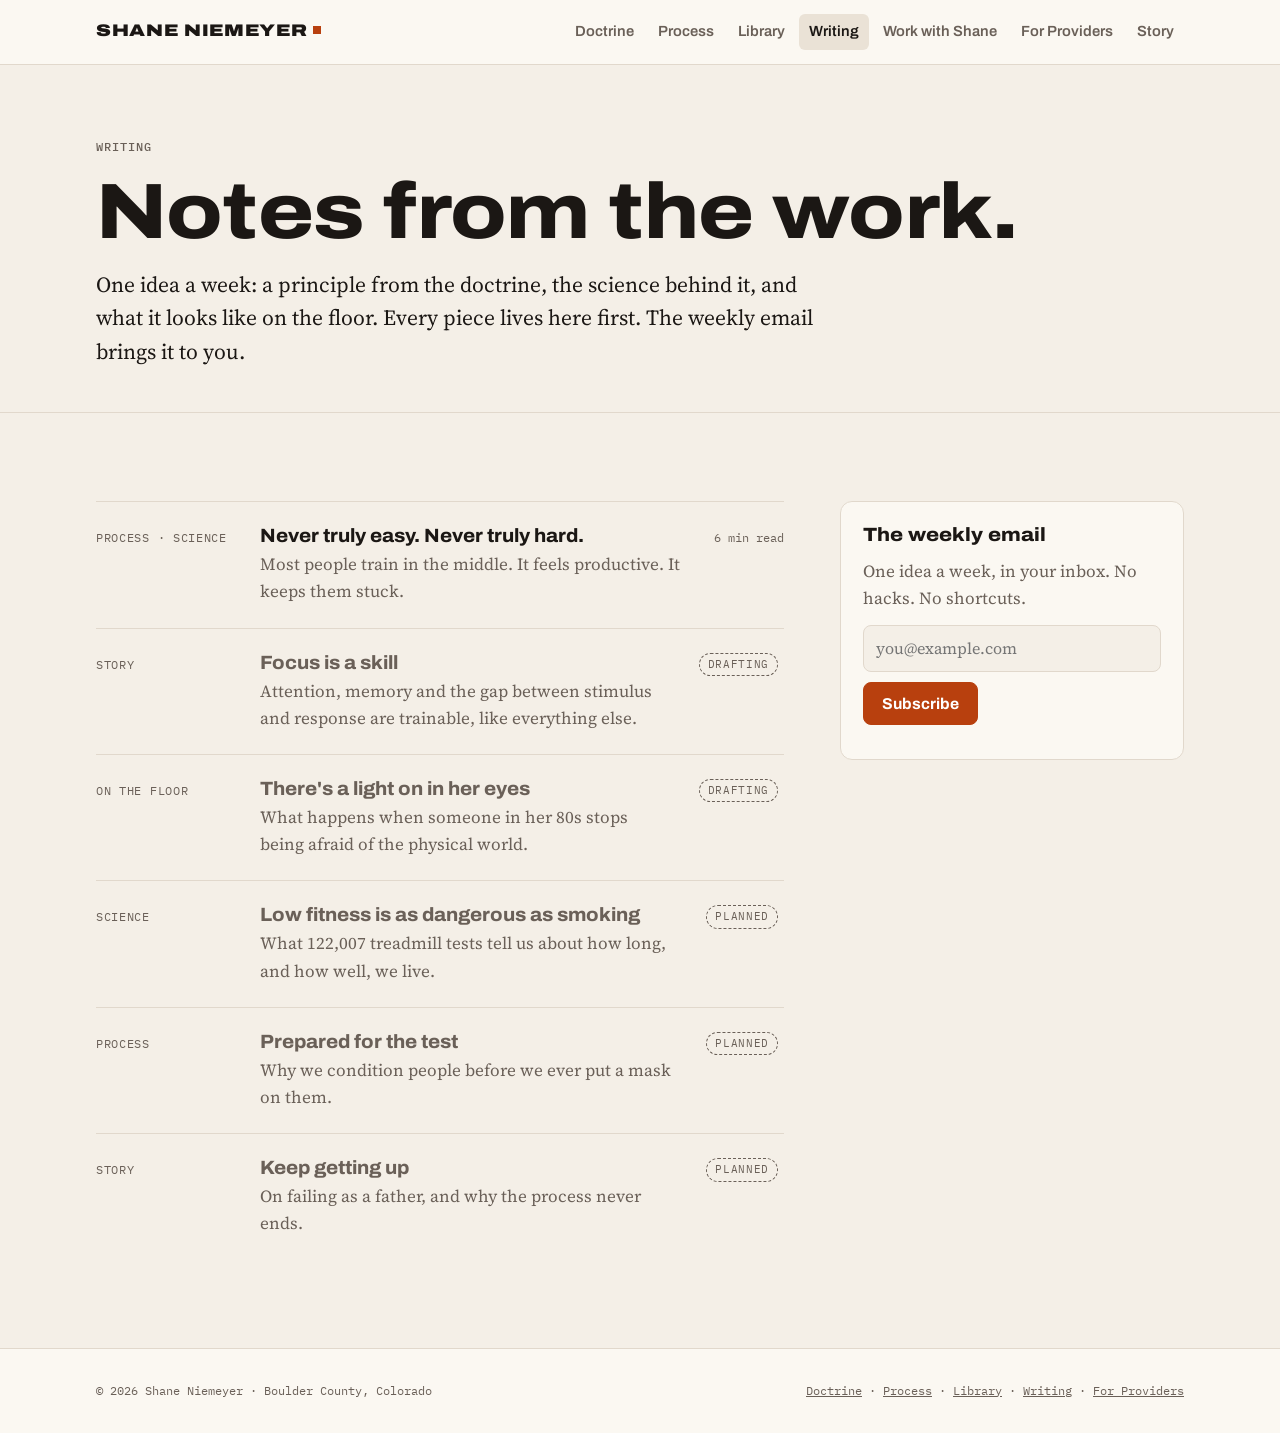
<file: writing/index.html>
<!doctype html>
<html lang="en">
<head>
<meta charset="utf-8">
<meta name="viewport" content="width=device-width,initial-scale=1,viewport-fit=cover">
<title>Writing · Shane Niemeyer</title>
<meta name="description" content="One idea a week: a principle from the doctrine, the science behind it, and what it looks like on the floor.">
<link rel="canonical" href="https://shaneniemeyer.com/writing/">
<meta property="og:type" content="website">
<meta property="og:site_name" content="Shane Niemeyer">
<meta property="og:title" content="Writing · Shane Niemeyer">
<meta property="og:description" content="One idea a week: a principle from the doctrine, the science behind it, and what it looks like on the floor.">
<meta property="og:url" content="https://shaneniemeyer.com/writing/">
<meta property="og:image" content="https://shaneniemeyer.com/share.png">
<meta property="og:image:width" content="1200">
<meta property="og:image:height" content="630">
<meta property="og:image:alt" content="Shane Niemeyer. Training is the process of health.">
<meta name="twitter:card" content="summary_large_image">
<link rel="icon" href="../favicon.svg" type="image/svg+xml">
<link rel="icon" href="../favicon-32.png" sizes="32x32" type="image/png">
<link rel="apple-touch-icon" href="../apple-touch-icon.png">
<meta name="theme-color" content="#14110F">
<style>:root{color-scheme:light;box-sizing:border-box;padding-top:env(safe-area-inset-top,0px);padding-bottom:env(safe-area-inset-bottom,0px)}html{scroll-padding-top:env(safe-area-inset-top,0px)}body{margin:0;padding:0;font:14px -apple-system,BlinkMacSystemFont,sans-serif;background:#fff;color:#000}img{max-width:100%}[hidden]:not([hidden=until-found i]){display:none!important}</style>
<link rel="preconnect" href="https://fonts.googleapis.com">
<link rel="preconnect" href="https://fonts.gstatic.com" crossorigin>
<link rel="stylesheet" href="https://fonts.googleapis.com/css2?family=Archivo:wdth,wght@62..125,400..900&family=IBM+Plex+Mono:wght@400;500&family=Source+Serif+4:opsz,wght@8..60,400;8..60,600&display=swap">
<style>
/* Layout: a training-log site. Heavy expanded grotesk for conviction, serif for Shane's voice, mono for the lab's numbers.
   Recurring device: the intensity-distribution bar (below / between / above threshold). */
:root {
  --ground: #F1F4F6;
  --surface: #FFFFFF;
  --ink: #111C27;
  --muted: #55636F;
  --line: #D5DCE2;
  --chip: #E5EBF1;
  --accent: #1E4FD0;
  --accent-ink: #FFFFFF;
  --cool: #2E7C9B;
  --mid: #9AA6B1;
  --hot: #D4471E;
  --display: "Archivo", "Arial Narrow", system-ui, sans-serif;
  --body: "Source Serif 4", Georgia, "Times New Roman", serif;
  --mono: "IBM Plex Mono", ui-monospace, "SFMono-Regular", Menlo, monospace;
}
@media (prefers-color-scheme: dark) {
  :root:not([data-theme="light"]) {
    --ground: #0C1218; --surface: #131B23; --ink: #E6ECF1; --muted: #93A1AD; --line: #27323C; --chip: #1B2631;
    --accent: #7D9DFF; --accent-ink: #0C1218; --cool: #5DB2D0; --mid: #5F6C78; --hot: #FF7B55;
    color-scheme: dark;
  }
}
:root[data-theme="dark"] {
  --ground: #0C1218; --surface: #131B23; --ink: #E6ECF1; --muted: #93A1AD; --line: #27323C; --chip: #1B2631;
  --accent: #7D9DFF; --accent-ink: #0C1218; --cool: #5DB2D0; --mid: #5F6C78; --hot: #FF7B55;
  color-scheme: dark;
}

* { box-sizing: border-box; }
html { scroll-behavior: smooth; }
@media (prefers-reduced-motion: reduce) { html { scroll-behavior: auto; } }
body {
  background: var(--ground);
  color: var(--ink);
  font-family: var(--body);
  font-size: 1.0625rem;
  line-height: 1.6;
}
body::before {
  content: ""; position: fixed; inset: 0 0 auto; height: env(safe-area-inset-top, 0px);
  z-index: 10; background: var(--surface);
}
a { color: var(--accent); }
a:focus-visible, button:focus-visible, input:focus-visible, select:focus-visible, textarea:focus-visible {
  outline: 2px solid var(--accent); outline-offset: 3px;
}
.wrap {
  max-width: 1120px; margin: 0 auto;
  padding-left: max(16px, env(safe-area-inset-left, 0px));
  padding-right: max(16px, env(safe-area-inset-right, 0px));
}
.measure { max-width: 66ch; }

/* type */
h1, h2, h3, .display {
  font-family: var(--display); font-stretch: 115%; font-weight: 800;
  line-height: 1.02; letter-spacing: -0.01em; text-wrap: balance; margin: 0;
}
h1 { font-size: clamp(2.5rem, 6.4vw, 4.9rem); }
h2 { font-size: clamp(1.7rem, 3.4vw, 2.5rem); }
h3 { font-size: 1.2rem; font-stretch: 105%; font-weight: 750; line-height: 1.2; letter-spacing: 0; }
p { margin: 0; }
.lead { font-size: clamp(1.15rem, 1.9vw, 1.35rem); line-height: 1.55; color: var(--ink); }
.muted { color: var(--muted); }
.eyebrow {
  font-family: var(--mono); font-size: 0.75rem; font-weight: 500;
  letter-spacing: 0.08em; text-transform: uppercase; color: var(--muted);
}
.stack { display: grid; gap: 1rem; }
.stack-lg { display: grid; gap: 1.75rem; }

/* preview banner + header */
.preview {
  background: var(--chip); color: var(--muted);
  font-family: var(--mono); font-size: 0.75rem; letter-spacing: 0.02em;
}
.preview .wrap { padding-block: 8px; }
header.site {
  position: sticky; top: env(safe-area-inset-top, 0px); z-index: 9;
  background: var(--surface); border-bottom: 1px solid var(--line);
}
header.site .wrap {
  display: flex; align-items: center; justify-content: space-between; gap: 1rem;
  padding-block: 14px; flex-wrap: wrap;
}
.brand {
  font-family: var(--display); font-stretch: 125%; font-weight: 900; font-size: 1.05rem;
  letter-spacing: 0.02em; text-transform: uppercase; color: var(--ink); text-decoration: none;
}
nav.primary { min-width: 0; overflow-x: auto; }
nav.primary ul { list-style: none; margin: 0; padding: 0; display: flex; gap: 0.25rem; }
nav.primary a {
  display: block; padding: 6px 10px; border-radius: 6px; white-space: nowrap;
  font-family: var(--display); font-weight: 600; font-size: 0.92rem; color: var(--muted); text-decoration: none;
}
nav.primary a:hover { color: var(--ink); background: var(--chip); }
nav.primary a[aria-current="page"] { color: var(--ink); background: var(--chip); }

.menu-btn { display: none; }
@media (max-width: 760px) {
  header.site .wrap { flex-wrap: nowrap; }
  .menu-btn {
    display: inline-flex; align-items: center; gap: 0.5rem; padding: 8px 12px; border-radius: 6px;
    font-family: var(--display); font-weight: 700; font-size: 0.92rem; color: var(--ink);
    background: var(--chip); border: 0; cursor: pointer;
  }
  .menu-btn::after { content: ""; width: 12px; height: 8px; background: currentColor;
    clip-path: polygon(0 0, 100% 0, 50% 100%); transition: transform .2s; }
  .menu-btn[aria-expanded="true"]::after { transform: rotate(180deg); }
  nav.primary { display: none; position: absolute; left: 0; right: 0; top: 100%;
    background: var(--surface); border-bottom: 1px solid var(--line); overflow: visible; }
  header.site.open nav.primary { display: block; }
  nav.primary ul { flex-direction: column; gap: 0; padding: 8px max(16px, env(safe-area-inset-left, 0px)) 16px; }
  nav.primary a { padding: 12px 10px; font-size: 1.05rem; border-radius: 6px; }
}

/* buttons */
.actions { display: flex; flex-wrap: wrap; gap: 0.75rem; }
.btn {
  display: inline-flex; align-items: center; gap: 0.5rem; padding: 12px 18px; border-radius: 8px;
  font-family: var(--display); font-weight: 700; font-size: 0.98rem; text-decoration: none;
  border: 1.5px solid var(--accent); cursor: pointer;
}
.btn.primary { background: var(--accent); color: var(--accent-ink); }
.btn.ghost { background: transparent; color: var(--accent); }
.btn:hover { filter: brightness(1.06); }

/* sections */
.band { padding-block: clamp(48px, 7vw, 88px); }
.band + .band { border-top: 1px solid var(--line); }
.band.surface { background: var(--surface); }
.section-head { display: grid; gap: 0.6rem; margin-bottom: 2rem; }

/* hero */
.hero { padding-block: clamp(40px, 7vw, 84px) clamp(40px, 6vw, 72px); }
.hero .grid { display: grid; grid-template-columns: minmax(0, 1fr); gap: clamp(28px, 5vw, 64px); align-items: center; }
.hero .copy { display: grid; gap: 1.4rem; min-width: 0; }
@media (max-width: 860px) { .hero .grid { grid-template-columns: 1fr; } }

/* intensity distribution panel */
.dist {
  background: var(--surface); border: 1px solid var(--line); border-radius: 12px;
  padding: 22px; display: grid; gap: 18px; min-width: 0;
}
.dist-row { display: grid; gap: 8px; }
.dist-row .label { display: flex; justify-content: space-between; gap: 1rem; font-family: var(--mono); font-size: 0.78rem; color: var(--muted); }
.dist-row .label strong { color: var(--ink); font-weight: 500; }
.bar { display: flex; height: 34px; border-radius: 6px; overflow: hidden; background: var(--chip); }
.bar span { display: block; height: 100%; }
.bar .b { background: var(--cool); }
.bar .m { background: var(--mid); }
.bar .a { background: var(--hot); }
.key { display: flex; flex-wrap: wrap; gap: 0.5rem 1.1rem; font-family: var(--mono); font-size: 0.74rem; color: var(--muted); }
.key i { display: inline-block; width: 10px; height: 10px; border-radius: 2px; margin-right: 6px; vertical-align: -1px; }
.figure-note { font-family: var(--mono); font-size: 0.72rem; line-height: 1.5; color: var(--muted); }
.tabnum { font-variant-numeric: tabular-nums; }

/* quote */
.quote { display: grid; gap: 1.25rem; max-width: 46rem; }
.quote blockquote {
  margin: 0; font-family: var(--display); font-stretch: 110%; font-weight: 700;
  font-size: clamp(1.6rem, 3.6vw, 2.6rem); line-height: 1.12; text-wrap: balance;
}
.quote cite { font-style: normal; font-family: var(--mono); font-size: 0.78rem; color: var(--muted); letter-spacing: 0.06em; text-transform: uppercase; }

/* record row */
.record { display: grid; grid-template-columns: repeat(4, minmax(0, 1fr)); border-top: 2px solid var(--ink); }
.record > div { padding: 18px 16px 4px 0; display: grid; gap: 4px; align-content: start; }
.record .num { font-family: var(--display); font-stretch: 120%; font-weight: 850; font-size: clamp(1.7rem, 3.4vw, 2.5rem); line-height: 1; font-variant-numeric: tabular-nums; }
.record .what { font-family: var(--mono); font-size: 0.76rem; color: var(--muted); line-height: 1.45; }
@media (max-width: 720px) { .record { grid-template-columns: repeat(2, minmax(0, 1fr)); row-gap: 8px; } }

/* principle list */
.principles { display: grid; grid-template-columns: repeat(2, minmax(0, 1fr)); gap: 0 clamp(24px, 4vw, 56px); }
.principles article { padding-block: 22px; border-top: 1px solid var(--line); display: grid; gap: 0.5rem; min-width: 0; }
@media (max-width: 760px) { .principles { grid-template-columns: 1fr; } }

/* ways in */
.ways { display: grid; grid-template-columns: repeat(4, minmax(0, 1fr)); gap: 16px; }
.ways a {
  display: grid; gap: 0.5rem; align-content: start; padding: 20px; border-radius: 10px;
  background: var(--surface); border: 1px solid var(--line); color: var(--ink); text-decoration: none; min-width: 0;
}
.ways a:hover { border-color: var(--accent); }
.ways .go { font-family: var(--display); font-weight: 700; font-size: 0.9rem; color: var(--accent); margin-top: 0.25rem; }
@media (max-width: 900px) { .ways { grid-template-columns: repeat(2, minmax(0, 1fr)); } }
@media (max-width: 480px) { .ways { grid-template-columns: 1fr; } }

/* split rows */
.split { display: grid; grid-template-columns: minmax(0, 1fr) minmax(0, 1fr); gap: clamp(24px, 5vw, 64px); align-items: start; }
@media (max-width: 820px) { .split { grid-template-columns: 1fr; } }

/* page header for inner views */
.page-head { padding-block: clamp(40px, 6vw, 72px) clamp(28px, 4vw, 44px); border-bottom: 1px solid var(--line); }
.page-head .wrap { display: grid; gap: 1rem; }

/* process timeline */
.timeline { display: grid; gap: 0; }
.step { display: grid; grid-template-columns: 11rem minmax(0, 1fr); gap: clamp(16px, 4vw, 48px); padding-block: 34px; border-top: 1px solid var(--line); }
.step .when { font-family: var(--mono); font-size: 0.78rem; letter-spacing: 0.06em; text-transform: uppercase; color: var(--accent); padding-top: 6px; }
.step .body { display: grid; gap: 0.9rem; min-width: 0; }
.step ul { margin: 0; padding-left: 1.2rem; display: grid; gap: 0.25rem; }
@media (max-width: 720px) { .step { grid-template-columns: 1fr; gap: 10px; } }
.pull {
  font-family: var(--display); font-stretch: 110%; font-weight: 750; font-size: 1.3rem; line-height: 1.25;
  padding-left: 16px; border-left: 3px solid var(--accent);
}
.weekly { display: grid; grid-template-columns: repeat(3, minmax(0, 1fr)); gap: 12px; }
.weekly div { background: var(--surface); border: 1px solid var(--line); border-radius: 8px; padding: 14px; display: grid; gap: 4px; }
.weekly .v { font-family: var(--display); font-stretch: 115%; font-weight: 800; font-size: 1.35rem; line-height: 1.1; }
.weekly .k { font-family: var(--mono); font-size: 0.74rem; color: var(--muted); line-height: 1.4; }
@media (max-width: 560px) { .weekly { grid-template-columns: 1fr; } }

/* evidence */
.claims { display: grid; gap: 0; }
.claim { display: grid; grid-template-columns: 9.5rem minmax(0, 1fr); gap: clamp(16px, 4vw, 40px); padding-block: 26px; border-top: 1px solid var(--line); }
.claim .figure { font-family: var(--display); font-stretch: 120%; font-weight: 850; font-size: clamp(2rem, 4vw, 2.8rem); line-height: 1; font-variant-numeric: tabular-nums; }
.claim .text { display: grid; gap: 0.5rem; min-width: 0; }
.cite-line { font-family: var(--mono); font-size: 0.75rem; color: var(--muted); line-height: 1.5; }
.tag {
  display: inline-block; font-family: var(--mono); font-size: 0.68rem; letter-spacing: 0.06em; text-transform: uppercase;
  padding: 2px 8px; border-radius: 999px; background: var(--chip); color: var(--ink); margin-right: 6px; vertical-align: 1px;
}
.tag.draft { background: transparent; border: 1px dashed var(--muted); color: var(--muted); }
@media (max-width: 640px) { .claim { grid-template-columns: 1fr; gap: 8px; } }
.chapters { list-style: none; padding: 0; margin: 0; display: grid; grid-template-columns: repeat(2, minmax(0, 1fr)); gap: 0 40px; }
.chapters li { display: flex; justify-content: space-between; gap: 1rem; padding-block: 12px; border-top: 1px solid var(--line); font-family: var(--display); font-weight: 600; min-width: 0; }
.chapters li span:last-child { font-family: var(--mono); font-weight: 400; font-size: 0.74rem; color: var(--muted); white-space: nowrap; padding-top: 3px; }
@media (max-width: 680px) { .chapters { grid-template-columns: 1fr; } }

/* offers */
.offers { display: grid; grid-template-columns: repeat(2, minmax(0, 1fr)); gap: 16px; }
.offer { background: var(--surface); border: 1px solid var(--line); border-radius: 12px; padding: 24px; display: grid; gap: 0.75rem; align-content: start; min-width: 0; }
.offer ul { margin: 0; padding-left: 1.2rem; display: grid; gap: 0.2rem; }
@media (max-width: 760px) { .offers { grid-template-columns: 1fr; } }

/* form */
form.contact { display: grid; gap: 14px; background: var(--surface); border: 1px solid var(--line); border-radius: 12px; padding: 24px; }
.field { display: grid; gap: 6px; }
.field label { font-family: var(--display); font-weight: 650; font-size: 0.92rem; }
.field input, .field select, .field textarea {
  font: inherit; font-size: 1rem; color: var(--ink); background: var(--ground);
  border: 1px solid var(--line); border-radius: 8px; padding: 10px 12px; width: 100%;
}
.field textarea { min-height: 7rem; resize: vertical; }
.two { display: grid; grid-template-columns: minmax(0, 1fr) minmax(0, 1fr); gap: 14px; }
@media (max-width: 560px) { .two { grid-template-columns: 1fr; } }
.form-status { font-family: var(--mono); font-size: 0.8rem; color: var(--muted); }

/* providers */
.checklist { list-style: none; margin: 0; padding: 0; display: grid; gap: 0; }
.checklist li { padding-block: 14px; border-top: 1px solid var(--line); display: grid; gap: 4px; }
.checklist li strong { font-family: var(--display); font-weight: 700; }

/* start-here ramp */
.ramp { display: grid; grid-template-columns: repeat(3, minmax(0, 1fr)); gap: 14px; }
.ramp div { border-top: 3px solid var(--accent); padding-top: 10px; display: grid; gap: 4px; align-content: start; }
.ramp .t { font-family: var(--mono); font-size: 0.74rem; letter-spacing: 0.06em; text-transform: uppercase; color: var(--accent); }
.ramp p { font-family: var(--display); font-weight: 650; font-size: 1.02rem; line-height: 1.3; }
@media (max-width: 560px) { .ramp { grid-template-columns: 1fr; } }

/* client stories */
.stories { display: grid; grid-template-columns: repeat(3, minmax(0, 1fr)); gap: 16px; }
.story-card { background: var(--ground); border: 1px solid var(--line); border-radius: 12px; padding: 24px; display: grid; gap: 1rem; align-content: start; min-width: 0; }
.arc { list-style: none; margin: 0; padding: 0 0 0 18px; display: grid; gap: 12px; border-left: 2px solid var(--line); }
.arc li { position: relative; display: grid; gap: 2px; font-size: 0.98rem; line-height: 1.5; }
.arc li::before { content: ""; position: absolute; left: -25px; top: 0.3em; width: 12px; height: 12px; border-radius: 50%; background: var(--ground); border: 2px solid var(--accent); }
.arc li:last-child::before { background: var(--accent); }
.arc .t { font-family: var(--mono); font-size: 0.72rem; letter-spacing: 0.06em; text-transform: uppercase; color: var(--muted); }
.said { font-family: var(--display); font-stretch: 105%; font-weight: 700; font-size: 1.08rem; line-height: 1.3; padding-top: 0.9rem; border-top: 1px solid var(--line); }
@media (max-width: 920px) { .stories { grid-template-columns: 1fr; } }

/* writing */
.split-wide { display: grid; grid-template-columns: minmax(0, 2fr) minmax(0, 1fr); gap: clamp(24px, 5vw, 56px); align-items: start; }
.split-wide aside { position: sticky; top: calc(env(safe-area-inset-top, 0px) + 84px); }
@media (max-width: 860px) { .split-wide { grid-template-columns: 1fr; } .split-wide aside { position: static; } }
.posts { list-style: none; margin: 0; padding: 0; display: grid; }
.posts li { border-top: 1px solid var(--line); }
.post-item { display: grid; grid-template-columns: 8.5rem minmax(0, 1fr) auto; gap: 8px 28px; padding-block: 22px; color: var(--ink); text-decoration: none; align-items: baseline; }
a.post-item:hover h3 { color: var(--accent); }
.post-item .meta { font-family: var(--mono); font-size: 0.72rem; letter-spacing: 0.06em; text-transform: uppercase; color: var(--muted); }
.post-item .text { display: grid; gap: 4px; min-width: 0; }
.post-item .state { font-family: var(--mono); font-size: 0.74rem; color: var(--muted); white-space: nowrap; }
.post-item.upcoming h3 { color: var(--muted); }
@media (max-width: 680px) { .post-item { grid-template-columns: 1fr; gap: 6px; } }
.latest { display: grid; gap: 0.5rem; padding: 22px; border-radius: 12px; background: var(--surface); border: 1px solid var(--line); color: var(--ink); text-decoration: none; }
.latest:hover { border-color: var(--accent); }
.latest .go { font-family: var(--display); font-weight: 700; font-size: 0.9rem; color: var(--accent); }
.subscribe { background: var(--surface); border: 1px solid var(--line); border-radius: 12px; padding: 22px; display: grid; gap: 12px; }
.sub-title { font-family: var(--display); font-stretch: 110%; font-weight: 800; font-size: 1.2rem; line-height: 1.15; }
.sub-row { display: flex; flex-wrap: wrap; gap: 10px; }
.sub-row input { flex: 1 1 13rem; min-width: 0; font: inherit; font-size: 1rem; color: var(--ink); background: var(--ground); border: 1px solid var(--line); border-radius: 8px; padding: 10px 12px; }
.sr { position: absolute; width: 1px; height: 1px; overflow: hidden; clip: rect(0 0 0 0); white-space: nowrap; }

/* article */
.wrap.narrow { max-width: 760px; }
.back { font-family: var(--display); font-weight: 650; font-size: 0.92rem; text-decoration: none; }
.post-body { display: grid; gap: 1.15rem; font-size: 1.12rem; line-height: 1.7; }
.post-body h2 { font-size: clamp(1.4rem, 2.6vw, 1.85rem); margin-top: 1.4rem; }
.post-body ul { margin: 0; padding-left: 1.3rem; display: grid; gap: 0.4rem; }
.post-body .pull { font-size: 1.4rem; }
.sources { display: grid; gap: 6px; padding-top: 1.25rem; margin-top: 1rem; border-top: 1px solid var(--line); }
.sources p { font-family: var(--mono); font-size: 0.76rem; line-height: 1.55; color: var(--muted); }

/* ---------- library ---------- */
.shelf { display: grid; grid-template-columns: repeat(3, minmax(0, 1fr)); gap: 16px; }
.shelf > a, .shelf > .card {
  display: grid; gap: 0.6rem; align-content: start; padding: 22px; border-radius: 12px;
  background: var(--surface); border: 1px solid var(--line); color: var(--ink); text-decoration: none; min-width: 0;
}
.band.surface .shelf > a, .band.surface .shelf > .card { background: var(--ground); }
.shelf > a:hover { border-color: var(--accent); }
.shelf .go { font-family: var(--display); font-weight: 700; font-size: 0.9rem; color: var(--accent); margin-top: 0.25rem; }
@media (max-width: 900px) { .shelf { grid-template-columns: 1fr; } }

.figure-box { margin: 0; background: var(--surface); border: 1px solid var(--line); border-radius: 12px; padding: 20px; display: grid; gap: 12px; min-width: 0; }
.band.surface .figure-box { background: var(--ground); }
.figure-box svg { width: 100%; height: auto; display: block; }

/* two cities illustration */
.c-cell { fill: var(--surface); stroke: var(--mid); stroke-width: 1.5; }
.band.surface .c-cell { fill: var(--surface); }
.c-nuc { fill: var(--chip); stroke: var(--mid); stroke-width: 1; }
.c-mito { fill: var(--hot); }
.c-ribo { fill: var(--ink); opacity: 0.5; }
.c-cap { fill: none; stroke: var(--cool); stroke-width: 4; stroke-linecap: round; }
.c-label { fill: var(--ink); font-family: var(--display); font-weight: 750; font-size: 16px; }
.c-key { fill: var(--muted); font-family: var(--mono); font-size: 11px; }

/* book parts */
.parts { display: grid; }
.part { display: grid; grid-template-columns: 14rem minmax(0, 1fr); gap: clamp(16px, 4vw, 48px); padding-block: 28px; border-top: 1px solid var(--line); }
.part-name { display: grid; gap: 6px; align-content: start; }
.part-name .n { font-family: var(--mono); font-size: 0.74rem; letter-spacing: 0.06em; text-transform: uppercase; color: var(--accent); }
.part-name h3 { font-size: 1.2rem; }
.ch-list { list-style: none; margin: 0; padding: 0; display: grid; }
.ch { display: grid; grid-template-columns: 2.6rem minmax(0, 1fr) auto; gap: 4px 16px; padding-block: 14px; border-top: 1px dashed var(--line); align-items: baseline; }
.ch:first-child { border-top: 0; padding-top: 2px; }
.ch .num { font-family: var(--display); font-stretch: 120%; font-weight: 850; font-size: 1.35rem; line-height: 1; font-variant-numeric: tabular-nums; color: var(--muted); }
.ch .t { display: grid; gap: 3px; min-width: 0; }
.ch .t strong { font-family: var(--display); font-weight: 750; font-size: 1.08rem; line-height: 1.25; }
.ch .t span { color: var(--muted); font-size: 0.98rem; line-height: 1.45; }
.ch .s { font-family: var(--mono); font-size: 0.72rem; color: var(--muted); white-space: nowrap; }
.ch a.s { color: var(--accent); font-weight: 500; }
@media (max-width: 720px) {
  .part { grid-template-columns: 1fr; gap: 12px; }
  .ch { grid-template-columns: 2.2rem minmax(0, 1fr); }
  .ch .s { grid-column: 2; }
}

/* ---------- module (long read) ---------- */
.module-meta { display: flex; flex-wrap: wrap; gap: 0.4rem 1.4rem; font-family: var(--mono); font-size: 0.76rem; color: var(--muted); }
.module .post-body { min-width: 0; }
.module .post-body h2 { scroll-margin-top: 90px; }
.post-body a.c { color: var(--accent); text-decoration-thickness: 1px; text-underline-offset: 2px; white-space: nowrap; }
.post-body ol { margin: 0; padding-left: 1.4rem; display: grid; gap: 0.5rem; }
.toc { display: grid; gap: 14px; align-content: start; }
.toc-box { background: var(--surface); border: 1px solid var(--line); border-radius: 12px; padding: 20px; display: grid; gap: 10px; }
.toc-box ol { margin: 0; padding-left: 1.3rem; display: grid; gap: 0.45rem; font-family: var(--display); font-weight: 600; font-size: 0.94rem; line-height: 1.3; }
.toc-box ol a { color: var(--ink); text-decoration: none; }
.toc-box ol a:hover { color: var(--accent); }
.formats { list-style: none; margin: 0; padding: 0; display: grid; }
.formats li { display: flex; justify-content: space-between; gap: 1rem; padding-block: 9px; border-top: 1px solid var(--line); font-family: var(--display); font-weight: 600; font-size: 0.92rem; }
.formats li:first-child { border-top: 0; padding-top: 0; }
.formats li span:last-child { font-family: var(--mono); font-weight: 400; font-size: 0.72rem; color: var(--muted); padding-top: 2px; }
.formats li.on span:last-child { color: var(--accent); }
@media (max-width: 860px) { .toc .toc-box.contents { display: none; } }

/* method loop */
.l-box { fill: none; stroke: var(--mid); stroke-width: 1.25; }
.l-box.main { fill: var(--chip); stroke: var(--accent); stroke-width: 2; }
.l-edge { fill: none; stroke: var(--mid); stroke-width: 1.25; }
.l-head { fill: var(--mid); }
.l-t { fill: var(--ink); font-family: var(--display); font-weight: 750; font-size: 15px; }
.l-s { fill: var(--muted); font-family: var(--mono); font-size: 11px; }
.post-body .loop-list { display: none; margin: 0; padding-left: 1.3rem; }
.loop-list li { font-size: 1rem; }
@media (max-width: 600px) { .loop svg { display: none; } .post-body .loop-list { display: grid; gap: 0.4rem; } }

/* tissue clock */
.trow { display: grid; grid-template-columns: 11.5rem minmax(0, 1fr) 8rem; gap: 10px 14px; align-items: center; }
.trow .tl { font-family: var(--display); font-weight: 650; font-size: 0.95rem; line-height: 1.25; }
.trow .tv { font-family: var(--mono); font-size: 0.76rem; color: var(--muted); }
.tbar { height: 22px; border-radius: 5px; background: var(--chip); overflow: hidden; }
.tbar span { display: block; height: 100%; border-radius: 5px; }
@media (max-width: 600px) { .trow { grid-template-columns: 1fr auto; } .trow .tbar { grid-column: 1 / -1; grid-row: 2; } }

.next-card { display: grid; gap: 0.4rem; padding: 22px; border-radius: 12px; background: var(--surface); border: 1px solid var(--line); color: var(--ink); text-decoration: none; }
.next-card:hover { border-color: var(--accent); }
.next-card .go { font-family: var(--display); font-weight: 700; font-size: 0.9rem; color: var(--accent); }

/* ---------- exercise library ---------- */
.chips { display: flex; flex-wrap: wrap; gap: 8px; }
.chips button {
  font-family: var(--display); font-weight: 650; font-size: 0.9rem; color: var(--muted);
  background: var(--surface); border: 1px solid var(--line); border-radius: 999px; padding: 7px 14px; cursor: pointer;
}
.chips button:hover { color: var(--ink); border-color: var(--mid); }
.chips button[aria-pressed="true"] { background: var(--ink); color: var(--surface); border-color: var(--ink); }
.ladders { display: grid; grid-template-columns: repeat(3, minmax(0, 1fr)); gap: 16px; }
.ladder { background: var(--surface); border: 1px solid var(--line); border-radius: 12px; padding: 20px; display: grid; gap: 14px; align-content: start; min-width: 0; }
.ladder[hidden] { display: none; }
.ladder header { display: flex; justify-content: space-between; align-items: baseline; gap: 1rem; }
.rungs { list-style: none; margin: 0; padding: 0; display: grid; gap: 6px; counter-reset: rung; }
.rungs li {
  counter-increment: rung; display: grid; grid-template-columns: 1.6rem minmax(0, 1fr); gap: 10px; align-items: center;
  padding: 9px 10px; border-radius: 8px; background: var(--ground); font-family: var(--display); font-weight: 600; font-size: 0.95rem; line-height: 1.25;
}
.rungs li::before {
  content: counter(rung); display: grid; place-items: center; width: 1.6rem; height: 1.6rem; border-radius: 50%;
  font-family: var(--mono); font-size: 0.72rem; font-weight: 500; color: var(--accent); border: 1.5px solid var(--accent);
}
.feature .rungs li, .band:not(.surface) > .wrap > .ladder .rungs li { background: var(--surface); border: 1px solid var(--line); }
.rungs li:last-child::before { background: var(--accent); color: var(--accent-ink); }
@media (max-width: 960px) { .ladders { grid-template-columns: repeat(2, minmax(0, 1fr)); } }
@media (max-width: 600px) { .ladders { grid-template-columns: 1fr; } }

.feature { display: grid; grid-template-columns: minmax(0, 1.1fr) minmax(0, 1fr); gap: clamp(20px, 4vw, 48px); align-items: start; }
@media (max-width: 860px) { .feature { grid-template-columns: 1fr; } }
.video {
  aspect-ratio: 16 / 9; border-radius: 12px; background: var(--ink); color: var(--surface);
  display: grid; place-items: center; align-content: center; gap: 10px; text-align: center; padding: 16px;
}
.video .play { width: 56px; height: 56px; border-radius: 50%; border: 2px solid currentColor; display: grid; place-items: center; opacity: 0.85; }
.video .play::after { content: ""; border-left: 16px solid currentColor; border-top: 10px solid transparent; border-bottom: 10px solid transparent; margin-left: 4px; }
.video span { font-family: var(--mono); font-size: 0.76rem; letter-spacing: 0.06em; text-transform: uppercase; opacity: 0.8; }
.note-box { border: 1px dashed var(--mid); border-radius: 10px; padding: 14px 16px; display: grid; gap: 4px; }

/* footer */
footer.site { background: var(--surface); border-top: 1px solid var(--line); }
footer.site .wrap { padding-block: 32px; display: flex; flex-wrap: wrap; justify-content: space-between; gap: 1rem; font-family: var(--mono); font-size: 0.78rem; color: var(--muted); }
footer.site a { color: var(--muted); }
</style>
<style>
/* Ember theme: warm paper for reading, near-black for the big moments, ember as the one accent.
   Layered over the base styles; only colors, a few sizes and the .moment sections change. */
:root, :root[data-theme="light"] {
  --ground: #F4EFE7;
  --surface: #FBF8F2;
  --ink: #1B1714;
  --muted: #6A6058;
  --line: #E1D8CC;
  --chip: #EAE2D6;
  --accent: #B8400E;
  --accent-ink: #FFFFFF;
  --cool: #3A7486;
  --mid: #A79C90;
  --hot: #E4572E;
  --night: #14110F;
}
@media (prefers-color-scheme: dark) {
  :root:not([data-theme="light"]) {
    --ground: #12100E; --surface: #1A1714; --ink: #EEE7DE; --muted: #A69A8E; --line: #2C2621; --chip: #231E1A;
    --accent: #F0703F; --accent-ink: #12100E; --cool: #5FA3B5; --mid: #6E645B; --hot: #F0703F; --night: #0A0908;
  }
}

/* the moments: hero, "Set it down", the story */
.moment {
  --ground: var(--night); --surface: var(--night);
  --ink: #F3EEE7; --muted: #B3A699; --line: #2E2823; --chip: #241F1B;
  --accent: #F0703F; --accent-ink: #14110F;
  background: var(--night) !important; color: var(--ink);
  border-top: 0 !important;
}
.moment + .band { border-top: 0; }
.moment .eyebrow { color: var(--accent); display: inline-flex; align-items: center; gap: 12px; }
.moment .eyebrow::before { content: ""; width: 36px; height: 3px; background: var(--accent); flex: none; }
.moment .btn.ghost { color: var(--ink); border-color: #5A4F46; }
.moment .btn.ghost:hover { border-color: var(--ink); filter: none; }

.hero.moment { padding-block: clamp(64px, 11vw, 148px) clamp(56px, 9vw, 120px); }
.hero.moment h1 { font-size: clamp(2.9rem, 8vw, 6.4rem); font-stretch: 120%; letter-spacing: -0.02em; }
.hero.moment .lead { color: #D9D0C5; }

.band.moment h2 { font-size: clamp(2.2rem, 5vw, 3.6rem); }

/* the proverb: let it breathe */
.quote blockquote { font-size: clamp(2rem, 4.6vw, 3.4rem); }

/* header and footer sit on paper */
header.site { background: var(--surface); }
.brand { letter-spacing: 0.04em; }
.brand::after { content: ""; display: inline-block; width: 8px; height: 8px; margin-left: 6px; background: var(--accent); vertical-align: 2px; }
.record { border-top-color: var(--accent); }
.btn.primary:hover { filter: brightness(1.08); }

</style>
</head>
<body>
<header class="site">
  <div class="wrap">
    <a class="brand" href="../">Shane Niemeyer</a>
    <button class="menu-btn" type="button" aria-expanded="false" aria-controls="main-nav">Menu</button>
    <nav class="primary" id="main-nav" aria-label="Main">
      <ul>
        <li><a href="../doctrine/" data-nav="doctrine">Doctrine</a></li>
        <li><a href="../process/" data-nav="process">Process</a></li>
        <li><a href="../library/" data-nav="library">Library</a></li>
        <li><a href="../writing/" data-nav="writing" aria-current="page">Writing</a></li>
        <li><a href="../work/" data-nav="work">Work with Shane</a></li>
        <li><a href="../providers/" data-nav="providers">For Providers</a></li>
        <li><a href="../story/" data-nav="story">Story</a></li>
      </ul>
    </nav>
  </div>
</header>

<main>

<!-- ================= WRITING ================= -->
<div class="view" data-view="writing">
  <section class="page-head"><div class="wrap">
    <p class="eyebrow">Writing</p>
    <h1>Notes from the work.</h1>
    <p class="lead measure">One idea a week: a principle from the doctrine, the science behind it, and what it looks like on the floor. Every piece lives here first. The weekly email brings it to you.</p>
  </div></section>

  <section class="band"><div class="wrap split-wide">
    <ul class="posts">
      <li><a class="post-item" href="../never-easy-never-hard/">
        <span class="meta">Process · Science</span>
        <div class="text"><h3>Never truly easy. Never truly hard.</h3><span class="muted">Most people train in the middle. It feels productive. It keeps them stuck.</span></div>
        <span class="state">6 min read</span>
      </a></li>
      <li><div class="post-item upcoming">
        <span class="meta">Story</span>
        <div class="text"><h3>Focus is a skill</h3><span class="muted">Attention, memory and the gap between stimulus and response are trainable, like everything else.</span></div>
        <span class="state"><span class="tag draft">Drafting</span></span>
      </div></li>
      <li><div class="post-item upcoming">
        <span class="meta">On the floor</span>
        <div class="text"><h3>There's a light on in her eyes</h3><span class="muted">What happens when someone in her 80s stops being afraid of the physical world.</span></div>
        <span class="state"><span class="tag draft">Drafting</span></span>
      </div></li>
      <li><div class="post-item upcoming">
        <span class="meta">Science</span>
        <div class="text"><h3>Low fitness is as dangerous as smoking</h3><span class="muted">What 122,007 treadmill tests tell us about how long, and how well, we live.</span></div>
        <span class="state"><span class="tag draft">Planned</span></span>
      </div></li>
      <li><div class="post-item upcoming">
        <span class="meta">Process</span>
        <div class="text"><h3>Prepared for the test</h3><span class="muted">Why we condition people before we ever put a mask on them.</span></div>
        <span class="state"><span class="tag draft">Planned</span></span>
      </div></li>
      <li><div class="post-item upcoming">
        <span class="meta">Story</span>
        <div class="text"><h3>Keep getting up</h3><span class="muted">On failing as a father, and why the process never ends.</span></div>
        <span class="state"><span class="tag draft">Planned</span></span>
      </div></li>
    </ul>
    <aside>
      <form class="subscribe" name="newsletter" method="POST" data-netlify="true" netlify-honeypot="bot-field" novalidate><input type="hidden" name="form-name" value="newsletter"><input type="hidden" name="source" value="writing"><p class="sr" aria-hidden="true"><label>Leave this empty <input name="bot-field" tabindex="-1" autocomplete="off"></label></p>
        <p class="sub-title">The weekly email</p>
        <p class="muted">One idea a week, in your inbox. No hacks. No shortcuts.</p>
        <div class="sub-row"><label class="sr" for="sub-writing">Email address</label><input id="sub-writing" name="email" type="email" required autocomplete="email" placeholder="you@example.com"><button class="btn primary" type="submit">Subscribe</button></div>
        <p class="form-status" aria-live="polite"></p>
      </form>
    </aside>
  </div></section>
</div>

</main>

<footer class="site">
  <div class="wrap">
    <span>© 2026 Shane Niemeyer · Boulder County, Colorado</span>
    <span><a href="../doctrine/">Doctrine</a> · <a href="../process/">Process</a> · <a href="../library/">Library</a> · <a href="../writing/">Writing</a> · <a href="../providers/">For Providers</a></span>
  </div>
</footer>

<script>
(function () {
  var ROOT = '../', PAGES = ['home','doctrine','process','evidence','work','providers','story','writing','never-easy-never-hard','library','introduction','meet-people-where-they-are','exercises'];
  var legacy = (location.hash || '').slice(1);
  if (PAGES.indexOf(legacy) > -1) location.replace(ROOT + (legacy === 'home' ? '' : legacy + '/'));

  var header = document.querySelector('header.site');
  var menuBtn = header.querySelector('.menu-btn');
  function setMenu(open) { header.classList.toggle('open', open); menuBtn.setAttribute('aria-expanded', open ? 'true' : 'false'); }
  menuBtn.addEventListener('click', function () { setMenu(!header.classList.contains('open')); });
  header.querySelectorAll('nav.primary a').forEach(function (a) { a.addEventListener('click', function () { setMenu(false); }); });
  document.addEventListener('keydown', function (e) { if (e.key === 'Escape') setMenu(false); });

  var form = document.getElementById('contact-form');
  var status = document.getElementById('c-status');
  function send(f) {
    return fetch('/', {
      method: 'POST',
      headers: { 'Content-Type': 'application/x-www-form-urlencoded' },
      body: new URLSearchParams(new FormData(f)).toString()
    }).then(function (r) { if (!r.ok) throw new Error(r.status); });
  }
  function validEmail(v) { return /^[^\s@]+@[^\s@]+\.[^\s@]+$/.test(v); }

  if (form) form.addEventListener('submit', function (e) {
    e.preventDefault();
    var name = form.elements.name.value.trim();
    var email = form.elements.email.value.trim();
    if (!name || !validEmail(email)) { status.textContent = 'Add your name and a valid email so I can write back.'; return; }
    var btn = form.querySelector('button[type=submit]');
    btn.disabled = true; status.textContent = 'Sending…';
    send(form).then(function () {
      form.reset();
      status.textContent = 'Got it. I read every one of these myself, and I\'ll write back soon. — Shane';
    }).catch(function () {
      status.textContent = 'That didn\'t go through. Try again in a minute.';
    }).then(function () { btn.disabled = false; });
  });

  Array.prototype.slice.call(document.querySelectorAll('[data-jump]')).forEach(function (a) {
    a.addEventListener('click', function (e) {
      var t = document.getElementById(a.getAttribute('data-jump'));
      if (!t) return;
      e.preventDefault();
      t.scrollIntoView({ behavior: 'smooth', block: 'start' });
    });
  });

  var chips = Array.prototype.slice.call(document.querySelectorAll('.chips [data-filter]'));
  var ladders = Array.prototype.slice.call(document.querySelectorAll('.ladder[data-pattern]'));
  chips.forEach(function (b) {
    b.addEventListener('click', function () {
      var f = b.getAttribute('data-filter');
      chips.forEach(function (o) { o.setAttribute('aria-pressed', o === b ? 'true' : 'false'); });
      ladders.forEach(function (l) { l.hidden = !(f === 'all' || l.getAttribute('data-pattern') === f); });
    });
  });

  Array.prototype.slice.call(document.querySelectorAll('form.subscribe')).forEach(function (f) {
    f.addEventListener('submit', function (e) {
      e.preventDefault();
      var st = f.querySelector('.form-status');
      if (!validEmail(f.elements.email.value.trim())) { st.textContent = 'Enter a valid email address.'; return; }
      var btn = f.querySelector('button[type=submit]');
      btn.disabled = true; st.textContent = 'Signing you up…';
      send(f).then(function () {
        f.reset(); st.textContent = 'You\'re in. The first letter is on its way soon.';
      }).catch(function () {
        st.textContent = 'That didn\'t go through. Try again in a minute.';
      }).then(function () { btn.disabled = false; });
    });
  });
})();
</script>

</body></html>
</body>
</html>
</file>
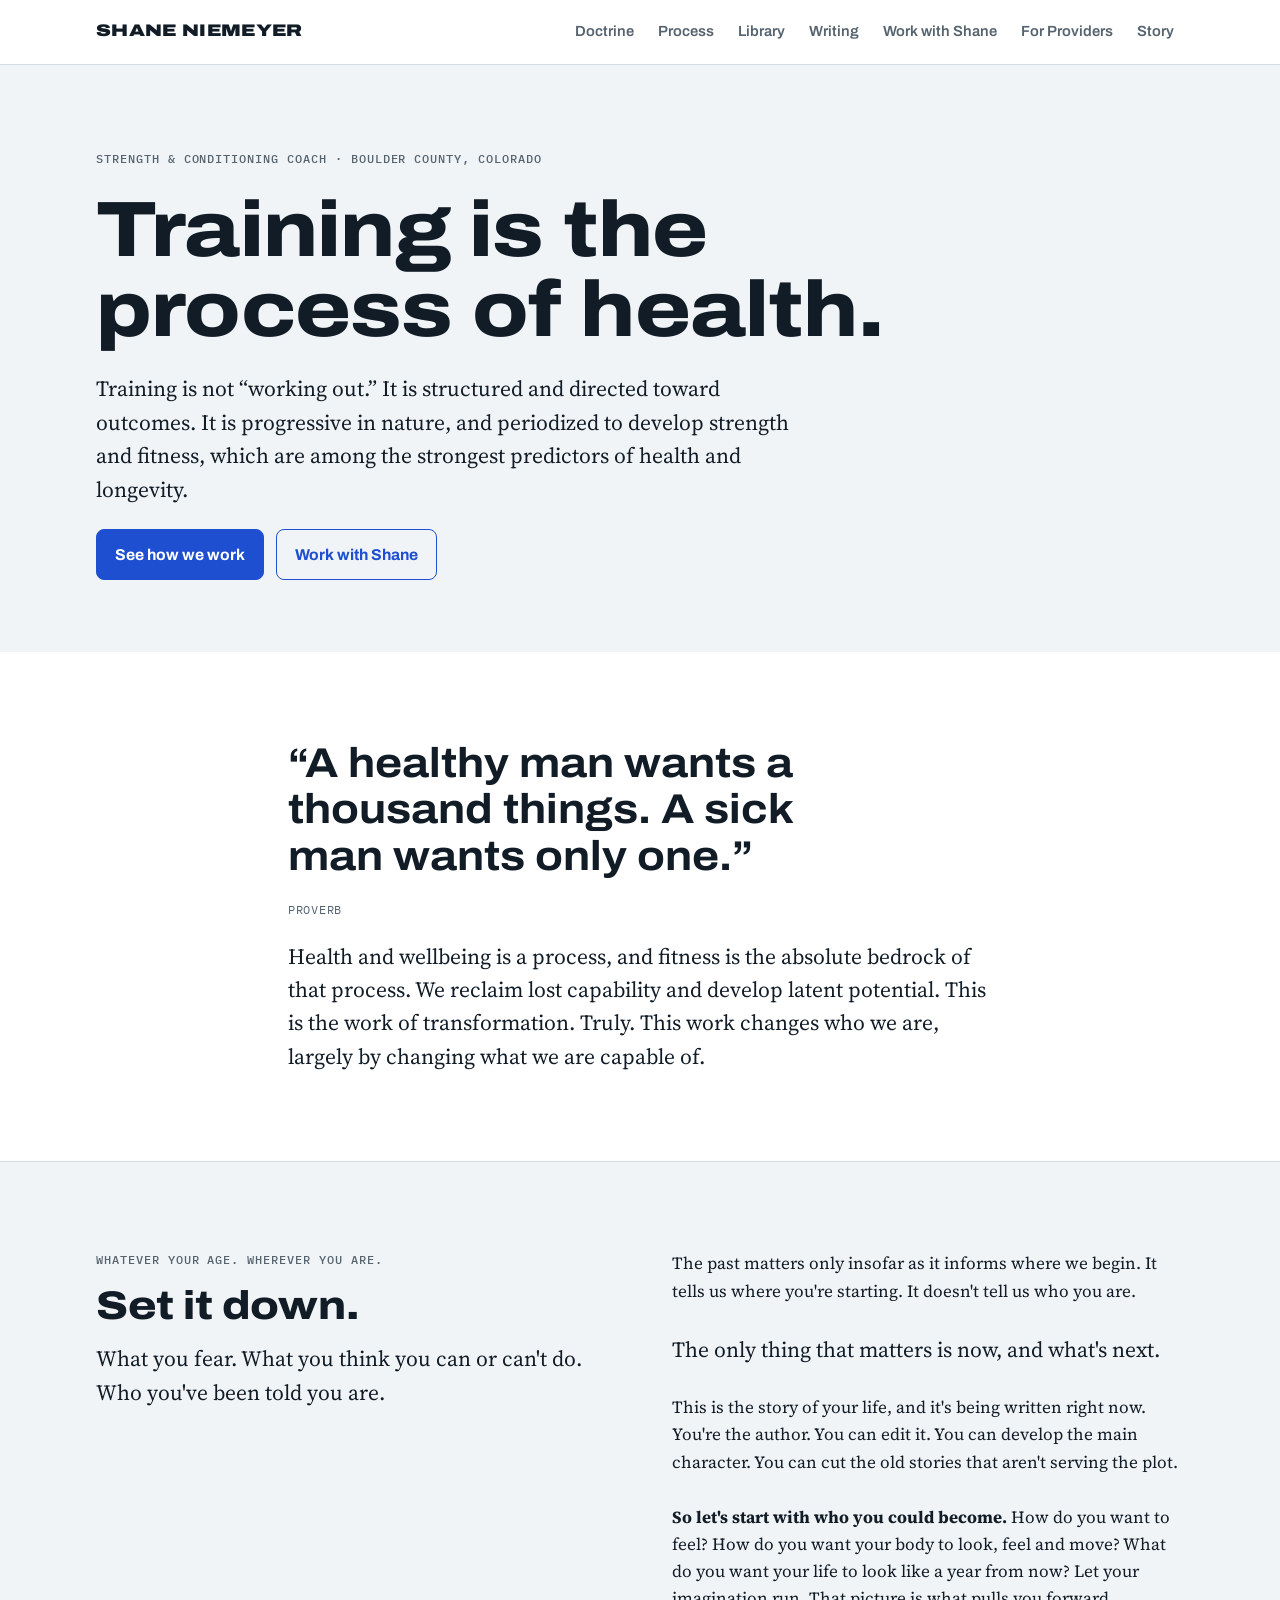
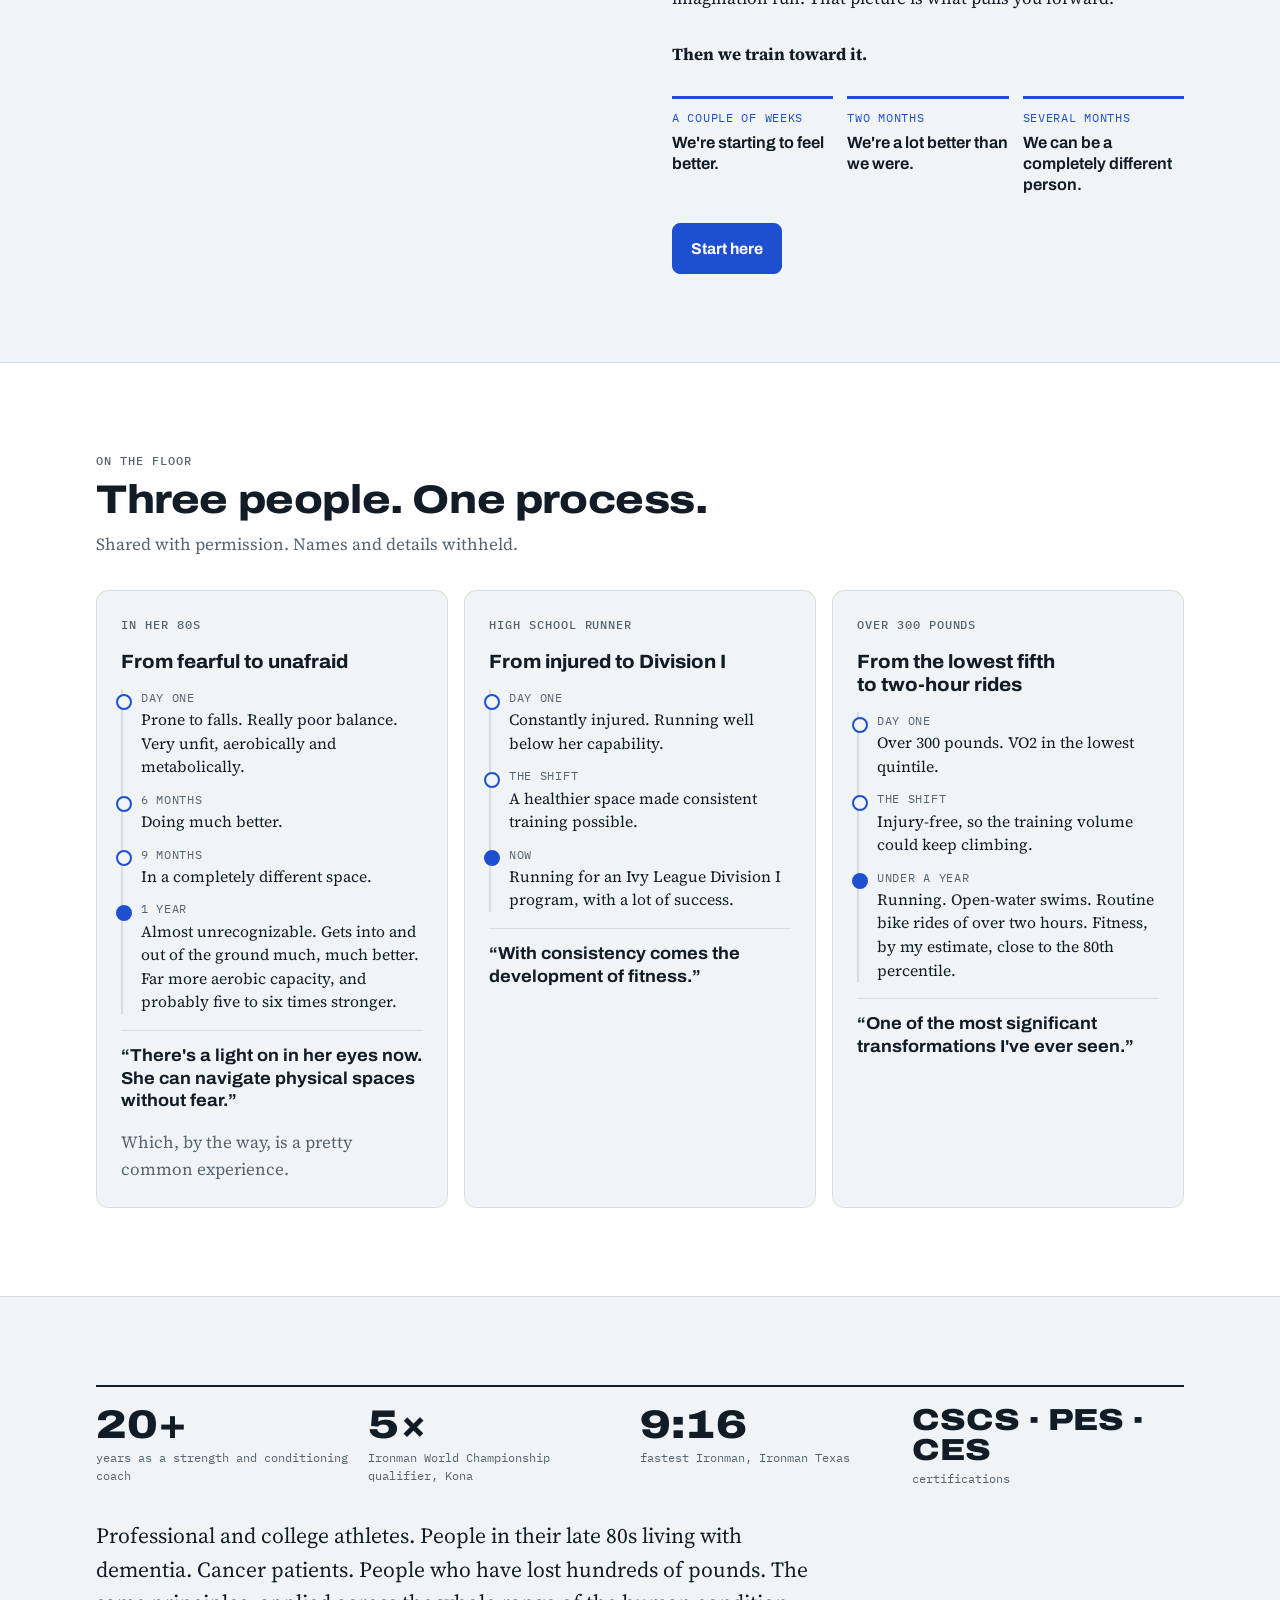
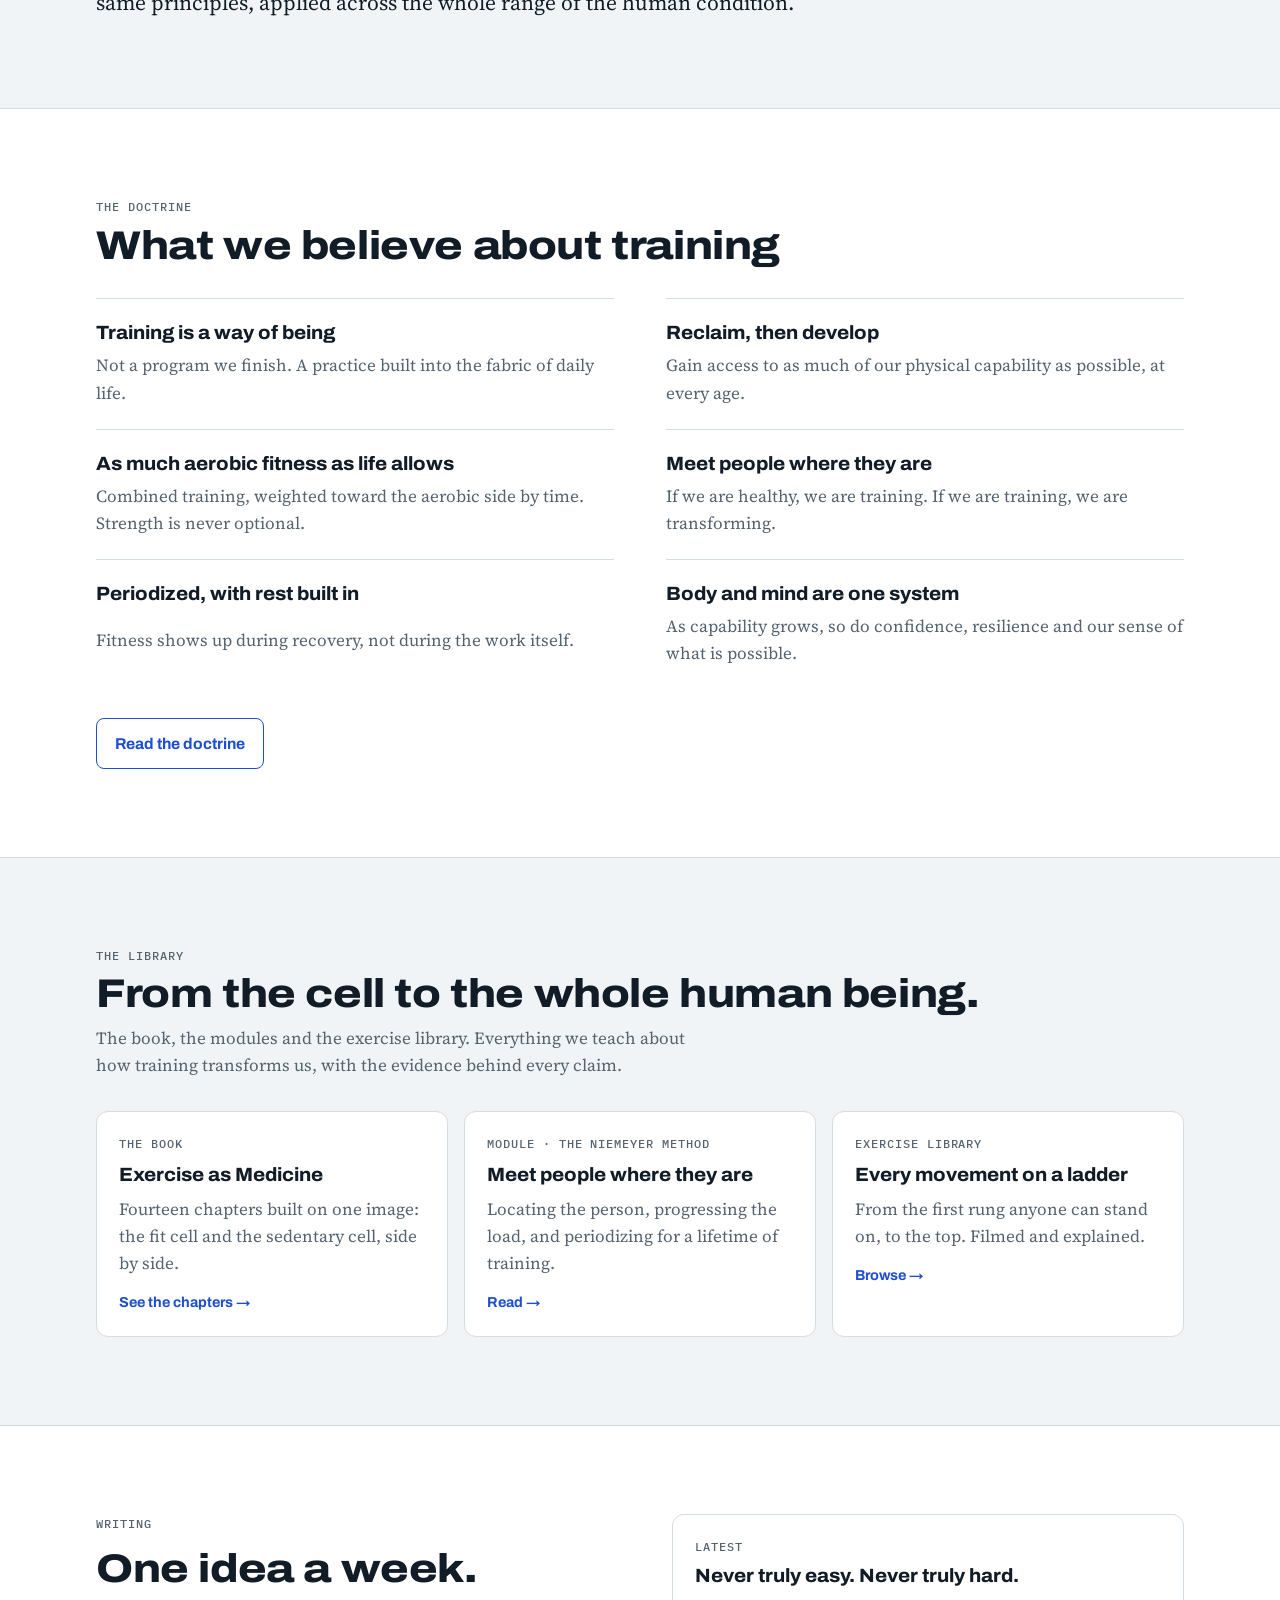
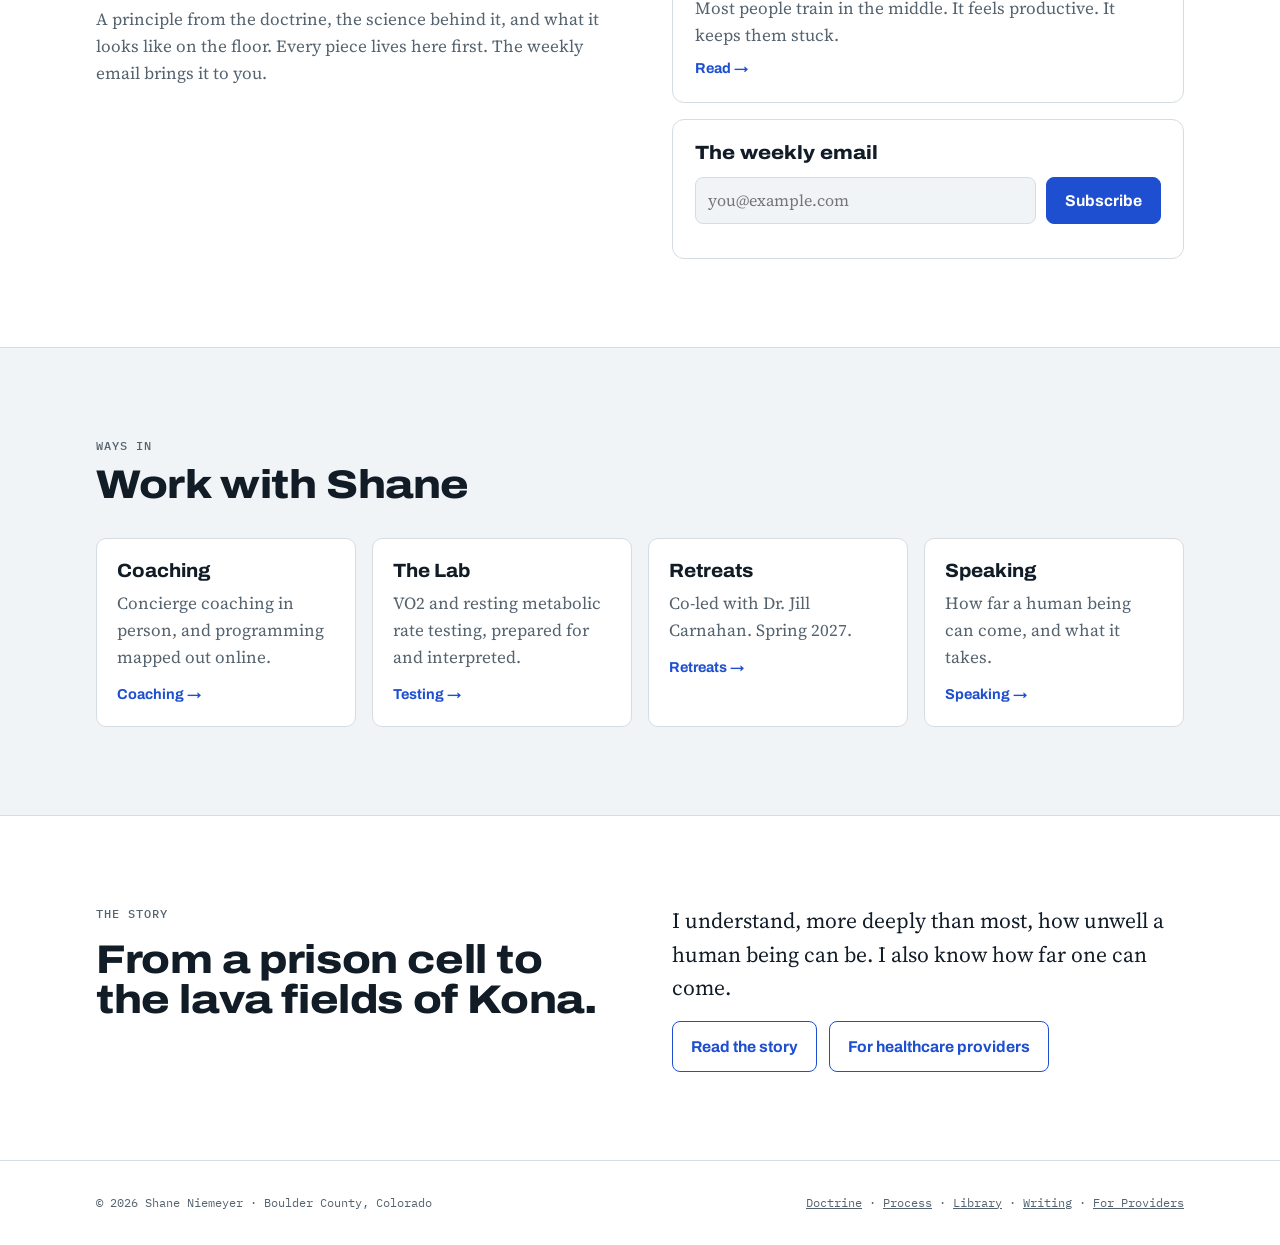
<file: src/site.html>
<!doctype html><html><head><meta charset=utf8><meta name=viewport content="width=device-width,initial-scale=1,viewport-fit=cover"><style>:root{color-scheme:light;box-sizing:border-box;padding-top:env(safe-area-inset-top,0px);padding-bottom:env(safe-area-inset-bottom,0px)}html{scroll-padding-top:env(safe-area-inset-top,0px)}body{margin:0;padding:0;font:14px -apple-system,BlinkMacSystemFont,sans-serif;background:#fff;color:#000}img{max-width:100%}[hidden]:not([hidden=until-found i]){display:none!important}</style></head><body>
<title>Shane Niemeyer</title>
<meta name="claude:viewport-fit-sides" content="cover">
<link rel="preconnect" href="https://fonts.googleapis.com">
<link rel="preconnect" href="https://fonts.gstatic.com" crossorigin>
<link rel="stylesheet" href="https://fonts.googleapis.com/css2?family=Archivo:wdth,wght@62..125,400..900&family=IBM+Plex+Mono:wght@400;500&family=Source+Serif+4:opsz,wght@8..60,400;8..60,600&display=swap">
<style>
/* Layout: a training-log site. Heavy expanded grotesk for conviction, serif for Shane's voice, mono for the lab's numbers.
   Recurring device: the intensity-distribution bar (below / between / above threshold). */
:root {
  --ground: #F1F4F6;
  --surface: #FFFFFF;
  --ink: #111C27;
  --muted: #55636F;
  --line: #D5DCE2;
  --chip: #E5EBF1;
  --accent: #1E4FD0;
  --accent-ink: #FFFFFF;
  --cool: #2E7C9B;
  --mid: #9AA6B1;
  --hot: #D4471E;
  --display: "Archivo", "Arial Narrow", system-ui, sans-serif;
  --body: "Source Serif 4", Georgia, "Times New Roman", serif;
  --mono: "IBM Plex Mono", ui-monospace, "SFMono-Regular", Menlo, monospace;
}
@media (prefers-color-scheme: dark) {
  :root:not([data-theme="light"]) {
    --ground: #0C1218; --surface: #131B23; --ink: #E6ECF1; --muted: #93A1AD; --line: #27323C; --chip: #1B2631;
    --accent: #7D9DFF; --accent-ink: #0C1218; --cool: #5DB2D0; --mid: #5F6C78; --hot: #FF7B55;
    color-scheme: dark;
  }
}
:root[data-theme="dark"] {
  --ground: #0C1218; --surface: #131B23; --ink: #E6ECF1; --muted: #93A1AD; --line: #27323C; --chip: #1B2631;
  --accent: #7D9DFF; --accent-ink: #0C1218; --cool: #5DB2D0; --mid: #5F6C78; --hot: #FF7B55;
  color-scheme: dark;
}

* { box-sizing: border-box; }
html { scroll-behavior: smooth; }
@media (prefers-reduced-motion: reduce) { html { scroll-behavior: auto; } }
body {
  background: var(--ground);
  color: var(--ink);
  font-family: var(--body);
  font-size: 1.0625rem;
  line-height: 1.6;
}
body::before {
  content: ""; position: fixed; inset: 0 0 auto; height: env(safe-area-inset-top, 0px);
  z-index: 10; background: var(--surface);
}
a { color: var(--accent); }
a:focus-visible, button:focus-visible, input:focus-visible, select:focus-visible, textarea:focus-visible {
  outline: 2px solid var(--accent); outline-offset: 3px;
}
.wrap {
  max-width: 1120px; margin: 0 auto;
  padding-left: max(16px, env(safe-area-inset-left, 0px));
  padding-right: max(16px, env(safe-area-inset-right, 0px));
}
.measure { max-width: 66ch; }

/* type */
h1, h2, h3, .display {
  font-family: var(--display); font-stretch: 115%; font-weight: 800;
  line-height: 1.02; letter-spacing: -0.01em; text-wrap: balance; margin: 0;
}
h1 { font-size: clamp(2.5rem, 6.4vw, 4.9rem); }
h2 { font-size: clamp(1.7rem, 3.4vw, 2.5rem); }
h3 { font-size: 1.2rem; font-stretch: 105%; font-weight: 750; line-height: 1.2; letter-spacing: 0; }
p { margin: 0; }
.lead { font-size: clamp(1.15rem, 1.9vw, 1.35rem); line-height: 1.55; color: var(--ink); }
.muted { color: var(--muted); }
.eyebrow {
  font-family: var(--mono); font-size: 0.75rem; font-weight: 500;
  letter-spacing: 0.08em; text-transform: uppercase; color: var(--muted);
}
.stack { display: grid; gap: 1rem; }
.stack-lg { display: grid; gap: 1.75rem; }

/* preview banner + header */
.preview {
  background: var(--chip); color: var(--muted);
  font-family: var(--mono); font-size: 0.75rem; letter-spacing: 0.02em;
}
.preview .wrap { padding-block: 8px; }
header.site {
  position: sticky; top: env(safe-area-inset-top, 0px); z-index: 9;
  background: var(--surface); border-bottom: 1px solid var(--line);
}
header.site .wrap {
  display: flex; align-items: center; justify-content: space-between; gap: 1rem;
  padding-block: 14px; flex-wrap: wrap;
}
.brand {
  font-family: var(--display); font-stretch: 125%; font-weight: 900; font-size: 1.05rem;
  letter-spacing: 0.02em; text-transform: uppercase; color: var(--ink); text-decoration: none;
}
nav.primary { min-width: 0; overflow-x: auto; }
nav.primary ul { list-style: none; margin: 0; padding: 0; display: flex; gap: 0.25rem; }
nav.primary a {
  display: block; padding: 6px 10px; border-radius: 6px; white-space: nowrap;
  font-family: var(--display); font-weight: 600; font-size: 0.92rem; color: var(--muted); text-decoration: none;
}
nav.primary a:hover { color: var(--ink); background: var(--chip); }
nav.primary a[aria-current="page"] { color: var(--ink); background: var(--chip); }

.menu-btn { display: none; }
@media (max-width: 760px) {
  header.site .wrap { flex-wrap: nowrap; }
  .menu-btn {
    display: inline-flex; align-items: center; gap: 0.5rem; padding: 8px 12px; border-radius: 6px;
    font-family: var(--display); font-weight: 700; font-size: 0.92rem; color: var(--ink);
    background: var(--chip); border: 0; cursor: pointer;
  }
  .menu-btn::after { content: ""; width: 12px; height: 8px; background: currentColor;
    clip-path: polygon(0 0, 100% 0, 50% 100%); transition: transform .2s; }
  .menu-btn[aria-expanded="true"]::after { transform: rotate(180deg); }
  nav.primary { display: none; position: absolute; left: 0; right: 0; top: 100%;
    background: var(--surface); border-bottom: 1px solid var(--line); overflow: visible; }
  header.site.open nav.primary { display: block; }
  nav.primary ul { flex-direction: column; gap: 0; padding: 8px max(16px, env(safe-area-inset-left, 0px)) 16px; }
  nav.primary a { padding: 12px 10px; font-size: 1.05rem; border-radius: 6px; }
}

/* buttons */
.actions { display: flex; flex-wrap: wrap; gap: 0.75rem; }
.btn {
  display: inline-flex; align-items: center; gap: 0.5rem; padding: 12px 18px; border-radius: 8px;
  font-family: var(--display); font-weight: 700; font-size: 0.98rem; text-decoration: none;
  border: 1.5px solid var(--accent); cursor: pointer;
}
.btn.primary { background: var(--accent); color: var(--accent-ink); }
.btn.ghost { background: transparent; color: var(--accent); }
.btn:hover { filter: brightness(1.06); }

/* sections */
.band { padding-block: clamp(48px, 7vw, 88px); }
.band + .band { border-top: 1px solid var(--line); }
.band.surface { background: var(--surface); }
.section-head { display: grid; gap: 0.6rem; margin-bottom: 2rem; }

/* hero */
.hero { padding-block: clamp(40px, 7vw, 84px) clamp(40px, 6vw, 72px); }
.hero .grid { display: grid; grid-template-columns: minmax(0, 1fr); gap: clamp(28px, 5vw, 64px); align-items: center; }
.hero .copy { display: grid; gap: 1.4rem; min-width: 0; }
@media (max-width: 860px) { .hero .grid { grid-template-columns: 1fr; } }

/* intensity distribution panel */
.dist {
  background: var(--surface); border: 1px solid var(--line); border-radius: 12px;
  padding: 22px; display: grid; gap: 18px; min-width: 0;
}
.dist-row { display: grid; gap: 8px; }
.dist-row .label { display: flex; justify-content: space-between; gap: 1rem; font-family: var(--mono); font-size: 0.78rem; color: var(--muted); }
.dist-row .label strong { color: var(--ink); font-weight: 500; }
.bar { display: flex; height: 34px; border-radius: 6px; overflow: hidden; background: var(--chip); }
.bar span { display: block; height: 100%; }
.bar .b { background: var(--cool); }
.bar .m { background: var(--mid); }
.bar .a { background: var(--hot); }
.key { display: flex; flex-wrap: wrap; gap: 0.5rem 1.1rem; font-family: var(--mono); font-size: 0.74rem; color: var(--muted); }
.key i { display: inline-block; width: 10px; height: 10px; border-radius: 2px; margin-right: 6px; vertical-align: -1px; }
.figure-note { font-family: var(--mono); font-size: 0.72rem; line-height: 1.5; color: var(--muted); }
.tabnum { font-variant-numeric: tabular-nums; }

/* quote */
.quote { display: grid; gap: 1.25rem; max-width: 46rem; }
.quote blockquote {
  margin: 0; font-family: var(--display); font-stretch: 110%; font-weight: 700;
  font-size: clamp(1.6rem, 3.6vw, 2.6rem); line-height: 1.12; text-wrap: balance;
}
.quote cite { font-style: normal; font-family: var(--mono); font-size: 0.78rem; color: var(--muted); letter-spacing: 0.06em; text-transform: uppercase; }

/* record row */
.record { display: grid; grid-template-columns: repeat(4, minmax(0, 1fr)); border-top: 2px solid var(--ink); }
.record > div { padding: 18px 16px 4px 0; display: grid; gap: 4px; align-content: start; }
.record .num { font-family: var(--display); font-stretch: 120%; font-weight: 850; font-size: clamp(1.7rem, 3.4vw, 2.5rem); line-height: 1; font-variant-numeric: tabular-nums; }
.record .what { font-family: var(--mono); font-size: 0.76rem; color: var(--muted); line-height: 1.45; }
@media (max-width: 720px) { .record { grid-template-columns: repeat(2, minmax(0, 1fr)); row-gap: 8px; } }

/* principle list */
.principles { display: grid; grid-template-columns: repeat(2, minmax(0, 1fr)); gap: 0 clamp(24px, 4vw, 56px); }
.principles article { padding-block: 22px; border-top: 1px solid var(--line); display: grid; gap: 0.5rem; min-width: 0; }
@media (max-width: 760px) { .principles { grid-template-columns: 1fr; } }

/* ways in */
.ways { display: grid; grid-template-columns: repeat(4, minmax(0, 1fr)); gap: 16px; }
.ways a {
  display: grid; gap: 0.5rem; align-content: start; padding: 20px; border-radius: 10px;
  background: var(--surface); border: 1px solid var(--line); color: var(--ink); text-decoration: none; min-width: 0;
}
.ways a:hover { border-color: var(--accent); }
.ways .go { font-family: var(--display); font-weight: 700; font-size: 0.9rem; color: var(--accent); margin-top: 0.25rem; }
@media (max-width: 900px) { .ways { grid-template-columns: repeat(2, minmax(0, 1fr)); } }
@media (max-width: 480px) { .ways { grid-template-columns: 1fr; } }

/* split rows */
.split { display: grid; grid-template-columns: minmax(0, 1fr) minmax(0, 1fr); gap: clamp(24px, 5vw, 64px); align-items: start; }
@media (max-width: 820px) { .split { grid-template-columns: 1fr; } }

/* page header for inner views */
.page-head { padding-block: clamp(40px, 6vw, 72px) clamp(28px, 4vw, 44px); border-bottom: 1px solid var(--line); }
.page-head .wrap { display: grid; gap: 1rem; }

/* process timeline */
.timeline { display: grid; gap: 0; }
.step { display: grid; grid-template-columns: 11rem minmax(0, 1fr); gap: clamp(16px, 4vw, 48px); padding-block: 34px; border-top: 1px solid var(--line); }
.step .when { font-family: var(--mono); font-size: 0.78rem; letter-spacing: 0.06em; text-transform: uppercase; color: var(--accent); padding-top: 6px; }
.step .body { display: grid; gap: 0.9rem; min-width: 0; }
.step ul { margin: 0; padding-left: 1.2rem; display: grid; gap: 0.25rem; }
@media (max-width: 720px) { .step { grid-template-columns: 1fr; gap: 10px; } }
.pull {
  font-family: var(--display); font-stretch: 110%; font-weight: 750; font-size: 1.3rem; line-height: 1.25;
  padding-left: 16px; border-left: 3px solid var(--accent);
}
.weekly { display: grid; grid-template-columns: repeat(3, minmax(0, 1fr)); gap: 12px; }
.weekly div { background: var(--surface); border: 1px solid var(--line); border-radius: 8px; padding: 14px; display: grid; gap: 4px; }
.weekly .v { font-family: var(--display); font-stretch: 115%; font-weight: 800; font-size: 1.35rem; line-height: 1.1; }
.weekly .k { font-family: var(--mono); font-size: 0.74rem; color: var(--muted); line-height: 1.4; }
@media (max-width: 560px) { .weekly { grid-template-columns: 1fr; } }

/* evidence */
.claims { display: grid; gap: 0; }
.claim { display: grid; grid-template-columns: 9.5rem minmax(0, 1fr); gap: clamp(16px, 4vw, 40px); padding-block: 26px; border-top: 1px solid var(--line); }
.claim .figure { font-family: var(--display); font-stretch: 120%; font-weight: 850; font-size: clamp(2rem, 4vw, 2.8rem); line-height: 1; font-variant-numeric: tabular-nums; }
.claim .text { display: grid; gap: 0.5rem; min-width: 0; }
.cite-line { font-family: var(--mono); font-size: 0.75rem; color: var(--muted); line-height: 1.5; }
.tag {
  display: inline-block; font-family: var(--mono); font-size: 0.68rem; letter-spacing: 0.06em; text-transform: uppercase;
  padding: 2px 8px; border-radius: 999px; background: var(--chip); color: var(--ink); margin-right: 6px; vertical-align: 1px;
}
.tag.draft { background: transparent; border: 1px dashed var(--muted); color: var(--muted); }
@media (max-width: 640px) { .claim { grid-template-columns: 1fr; gap: 8px; } }
.chapters { list-style: none; padding: 0; margin: 0; display: grid; grid-template-columns: repeat(2, minmax(0, 1fr)); gap: 0 40px; }
.chapters li { display: flex; justify-content: space-between; gap: 1rem; padding-block: 12px; border-top: 1px solid var(--line); font-family: var(--display); font-weight: 600; min-width: 0; }
.chapters li span:last-child { font-family: var(--mono); font-weight: 400; font-size: 0.74rem; color: var(--muted); white-space: nowrap; padding-top: 3px; }
@media (max-width: 680px) { .chapters { grid-template-columns: 1fr; } }

/* offers */
.offers { display: grid; grid-template-columns: repeat(2, minmax(0, 1fr)); gap: 16px; }
.offer { background: var(--surface); border: 1px solid var(--line); border-radius: 12px; padding: 24px; display: grid; gap: 0.75rem; align-content: start; min-width: 0; }
.offer ul { margin: 0; padding-left: 1.2rem; display: grid; gap: 0.2rem; }
@media (max-width: 760px) { .offers { grid-template-columns: 1fr; } }

/* form */
form.contact { display: grid; gap: 14px; background: var(--surface); border: 1px solid var(--line); border-radius: 12px; padding: 24px; }
.field { display: grid; gap: 6px; }
.field label { font-family: var(--display); font-weight: 650; font-size: 0.92rem; }
.field input, .field select, .field textarea {
  font: inherit; font-size: 1rem; color: var(--ink); background: var(--ground);
  border: 1px solid var(--line); border-radius: 8px; padding: 10px 12px; width: 100%;
}
.field textarea { min-height: 7rem; resize: vertical; }
.two { display: grid; grid-template-columns: minmax(0, 1fr) minmax(0, 1fr); gap: 14px; }
@media (max-width: 560px) { .two { grid-template-columns: 1fr; } }
.form-status { font-family: var(--mono); font-size: 0.8rem; color: var(--muted); }

/* providers */
.checklist { list-style: none; margin: 0; padding: 0; display: grid; gap: 0; }
.checklist li { padding-block: 14px; border-top: 1px solid var(--line); display: grid; gap: 4px; }
.checklist li strong { font-family: var(--display); font-weight: 700; }

/* start-here ramp */
.ramp { display: grid; grid-template-columns: repeat(3, minmax(0, 1fr)); gap: 14px; }
.ramp div { border-top: 3px solid var(--accent); padding-top: 10px; display: grid; gap: 4px; align-content: start; }
.ramp .t { font-family: var(--mono); font-size: 0.74rem; letter-spacing: 0.06em; text-transform: uppercase; color: var(--accent); }
.ramp p { font-family: var(--display); font-weight: 650; font-size: 1.02rem; line-height: 1.3; }
@media (max-width: 560px) { .ramp { grid-template-columns: 1fr; } }

/* client stories */
.stories { display: grid; grid-template-columns: repeat(3, minmax(0, 1fr)); gap: 16px; }
.story-card { background: var(--ground); border: 1px solid var(--line); border-radius: 12px; padding: 24px; display: grid; gap: 1rem; align-content: start; min-width: 0; }
.arc { list-style: none; margin: 0; padding: 0 0 0 18px; display: grid; gap: 12px; border-left: 2px solid var(--line); }
.arc li { position: relative; display: grid; gap: 2px; font-size: 0.98rem; line-height: 1.5; }
.arc li::before { content: ""; position: absolute; left: -25px; top: 0.3em; width: 12px; height: 12px; border-radius: 50%; background: var(--ground); border: 2px solid var(--accent); }
.arc li:last-child::before { background: var(--accent); }
.arc .t { font-family: var(--mono); font-size: 0.72rem; letter-spacing: 0.06em; text-transform: uppercase; color: var(--muted); }
.said { font-family: var(--display); font-stretch: 105%; font-weight: 700; font-size: 1.08rem; line-height: 1.3; padding-top: 0.9rem; border-top: 1px solid var(--line); }
@media (max-width: 920px) { .stories { grid-template-columns: 1fr; } }

/* writing */
.split-wide { display: grid; grid-template-columns: minmax(0, 2fr) minmax(0, 1fr); gap: clamp(24px, 5vw, 56px); align-items: start; }
.split-wide aside { position: sticky; top: calc(env(safe-area-inset-top, 0px) + 84px); }
@media (max-width: 860px) { .split-wide { grid-template-columns: 1fr; } .split-wide aside { position: static; } }
.posts { list-style: none; margin: 0; padding: 0; display: grid; }
.posts li { border-top: 1px solid var(--line); }
.post-item { display: grid; grid-template-columns: 8.5rem minmax(0, 1fr) auto; gap: 8px 28px; padding-block: 22px; color: var(--ink); text-decoration: none; align-items: baseline; }
a.post-item:hover h3 { color: var(--accent); }
.post-item .meta { font-family: var(--mono); font-size: 0.72rem; letter-spacing: 0.06em; text-transform: uppercase; color: var(--muted); }
.post-item .text { display: grid; gap: 4px; min-width: 0; }
.post-item .state { font-family: var(--mono); font-size: 0.74rem; color: var(--muted); white-space: nowrap; }
.post-item.upcoming h3 { color: var(--muted); }
@media (max-width: 680px) { .post-item { grid-template-columns: 1fr; gap: 6px; } }
.latest { display: grid; gap: 0.5rem; padding: 22px; border-radius: 12px; background: var(--surface); border: 1px solid var(--line); color: var(--ink); text-decoration: none; }
.latest:hover { border-color: var(--accent); }
.latest .go { font-family: var(--display); font-weight: 700; font-size: 0.9rem; color: var(--accent); }
.subscribe { background: var(--surface); border: 1px solid var(--line); border-radius: 12px; padding: 22px; display: grid; gap: 12px; }
.sub-title { font-family: var(--display); font-stretch: 110%; font-weight: 800; font-size: 1.2rem; line-height: 1.15; }
.sub-row { display: flex; flex-wrap: wrap; gap: 10px; }
.sub-row input { flex: 1 1 13rem; min-width: 0; font: inherit; font-size: 1rem; color: var(--ink); background: var(--ground); border: 1px solid var(--line); border-radius: 8px; padding: 10px 12px; }
.sr { position: absolute; width: 1px; height: 1px; overflow: hidden; clip: rect(0 0 0 0); white-space: nowrap; }

/* article */
.wrap.narrow { max-width: 760px; }
.back { font-family: var(--display); font-weight: 650; font-size: 0.92rem; text-decoration: none; }
.post-body { display: grid; gap: 1.15rem; font-size: 1.12rem; line-height: 1.7; }
.post-body h2 { font-size: clamp(1.4rem, 2.6vw, 1.85rem); margin-top: 1.4rem; }
.post-body ul { margin: 0; padding-left: 1.3rem; display: grid; gap: 0.4rem; }
.post-body .pull { font-size: 1.4rem; }
.sources { display: grid; gap: 6px; padding-top: 1.25rem; margin-top: 1rem; border-top: 1px solid var(--line); }
.sources p { font-family: var(--mono); font-size: 0.76rem; line-height: 1.55; color: var(--muted); }

/* ---------- library ---------- */
.shelf { display: grid; grid-template-columns: repeat(3, minmax(0, 1fr)); gap: 16px; }
.shelf > a, .shelf > .card {
  display: grid; gap: 0.6rem; align-content: start; padding: 22px; border-radius: 12px;
  background: var(--surface); border: 1px solid var(--line); color: var(--ink); text-decoration: none; min-width: 0;
}
.band.surface .shelf > a, .band.surface .shelf > .card { background: var(--ground); }
.shelf > a:hover { border-color: var(--accent); }
.shelf .go { font-family: var(--display); font-weight: 700; font-size: 0.9rem; color: var(--accent); margin-top: 0.25rem; }
@media (max-width: 900px) { .shelf { grid-template-columns: 1fr; } }

.figure-box { margin: 0; background: var(--surface); border: 1px solid var(--line); border-radius: 12px; padding: 20px; display: grid; gap: 12px; min-width: 0; }
.band.surface .figure-box { background: var(--ground); }
.figure-box svg { width: 100%; height: auto; display: block; }

/* two cities illustration */
.c-cell { fill: var(--surface); stroke: var(--mid); stroke-width: 1.5; }
.band.surface .c-cell { fill: var(--surface); }
.c-nuc { fill: var(--chip); stroke: var(--mid); stroke-width: 1; }
.c-mito { fill: var(--hot); }
.c-ribo { fill: var(--ink); opacity: 0.5; }
.c-cap { fill: none; stroke: var(--cool); stroke-width: 4; stroke-linecap: round; }
.c-label { fill: var(--ink); font-family: var(--display); font-weight: 750; font-size: 16px; }
.c-key { fill: var(--muted); font-family: var(--mono); font-size: 11px; }

/* book parts */
.parts { display: grid; }
.part { display: grid; grid-template-columns: 14rem minmax(0, 1fr); gap: clamp(16px, 4vw, 48px); padding-block: 28px; border-top: 1px solid var(--line); }
.part-name { display: grid; gap: 6px; align-content: start; }
.part-name .n { font-family: var(--mono); font-size: 0.74rem; letter-spacing: 0.06em; text-transform: uppercase; color: var(--accent); }
.part-name h3 { font-size: 1.2rem; }
.ch-list { list-style: none; margin: 0; padding: 0; display: grid; }
.ch { display: grid; grid-template-columns: 2.6rem minmax(0, 1fr) auto; gap: 4px 16px; padding-block: 14px; border-top: 1px dashed var(--line); align-items: baseline; }
.ch:first-child { border-top: 0; padding-top: 2px; }
.ch .num { font-family: var(--display); font-stretch: 120%; font-weight: 850; font-size: 1.35rem; line-height: 1; font-variant-numeric: tabular-nums; color: var(--muted); }
.ch .t { display: grid; gap: 3px; min-width: 0; }
.ch .t strong { font-family: var(--display); font-weight: 750; font-size: 1.08rem; line-height: 1.25; }
.ch .t span { color: var(--muted); font-size: 0.98rem; line-height: 1.45; }
.ch .s { font-family: var(--mono); font-size: 0.72rem; color: var(--muted); white-space: nowrap; }
.ch a.s { color: var(--accent); font-weight: 500; }
@media (max-width: 720px) {
  .part { grid-template-columns: 1fr; gap: 12px; }
  .ch { grid-template-columns: 2.2rem minmax(0, 1fr); }
  .ch .s { grid-column: 2; }
}

/* ---------- module (long read) ---------- */
.module-meta { display: flex; flex-wrap: wrap; gap: 0.4rem 1.4rem; font-family: var(--mono); font-size: 0.76rem; color: var(--muted); }
.module .post-body { min-width: 0; }
.module .post-body h2 { scroll-margin-top: 90px; }
.post-body a.c { color: var(--accent); text-decoration-thickness: 1px; text-underline-offset: 2px; white-space: nowrap; }
.post-body ol { margin: 0; padding-left: 1.4rem; display: grid; gap: 0.5rem; }
.toc { display: grid; gap: 14px; align-content: start; }
.toc-box { background: var(--surface); border: 1px solid var(--line); border-radius: 12px; padding: 20px; display: grid; gap: 10px; }
.toc-box ol { margin: 0; padding-left: 1.3rem; display: grid; gap: 0.45rem; font-family: var(--display); font-weight: 600; font-size: 0.94rem; line-height: 1.3; }
.toc-box ol a { color: var(--ink); text-decoration: none; }
.toc-box ol a:hover { color: var(--accent); }
.formats { list-style: none; margin: 0; padding: 0; display: grid; }
.formats li { display: flex; justify-content: space-between; gap: 1rem; padding-block: 9px; border-top: 1px solid var(--line); font-family: var(--display); font-weight: 600; font-size: 0.92rem; }
.formats li:first-child { border-top: 0; padding-top: 0; }
.formats li span:last-child { font-family: var(--mono); font-weight: 400; font-size: 0.72rem; color: var(--muted); padding-top: 2px; }
.formats li.on span:last-child { color: var(--accent); }
@media (max-width: 860px) { .toc .toc-box.contents { display: none; } }

/* method loop */
.l-box { fill: none; stroke: var(--mid); stroke-width: 1.25; }
.l-box.main { fill: var(--chip); stroke: var(--accent); stroke-width: 2; }
.l-edge { fill: none; stroke: var(--mid); stroke-width: 1.25; }
.l-head { fill: var(--mid); }
.l-t { fill: var(--ink); font-family: var(--display); font-weight: 750; font-size: 15px; }
.l-s { fill: var(--muted); font-family: var(--mono); font-size: 11px; }
.post-body .loop-list { display: none; margin: 0; padding-left: 1.3rem; }
.loop-list li { font-size: 1rem; }
@media (max-width: 600px) { .loop svg { display: none; } .post-body .loop-list { display: grid; gap: 0.4rem; } }

/* tissue clock */
.trow { display: grid; grid-template-columns: 11.5rem minmax(0, 1fr) 8rem; gap: 10px 14px; align-items: center; }
.trow .tl { font-family: var(--display); font-weight: 650; font-size: 0.95rem; line-height: 1.25; }
.trow .tv { font-family: var(--mono); font-size: 0.76rem; color: var(--muted); }
.tbar { height: 22px; border-radius: 5px; background: var(--chip); overflow: hidden; }
.tbar span { display: block; height: 100%; border-radius: 5px; }
@media (max-width: 600px) { .trow { grid-template-columns: 1fr auto; } .trow .tbar { grid-column: 1 / -1; grid-row: 2; } }

.next-card { display: grid; gap: 0.4rem; padding: 22px; border-radius: 12px; background: var(--surface); border: 1px solid var(--line); color: var(--ink); text-decoration: none; }
.next-card:hover { border-color: var(--accent); }
.next-card .go { font-family: var(--display); font-weight: 700; font-size: 0.9rem; color: var(--accent); }

/* ---------- exercise library ---------- */
.chips { display: flex; flex-wrap: wrap; gap: 8px; }
.chips button {
  font-family: var(--display); font-weight: 650; font-size: 0.9rem; color: var(--muted);
  background: var(--surface); border: 1px solid var(--line); border-radius: 999px; padding: 7px 14px; cursor: pointer;
}
.chips button:hover { color: var(--ink); border-color: var(--mid); }
.chips button[aria-pressed="true"] { background: var(--ink); color: var(--surface); border-color: var(--ink); }
.ladders { display: grid; grid-template-columns: repeat(3, minmax(0, 1fr)); gap: 16px; }
.ladder { background: var(--surface); border: 1px solid var(--line); border-radius: 12px; padding: 20px; display: grid; gap: 14px; align-content: start; min-width: 0; }
.ladder[hidden] { display: none; }
.ladder header { display: flex; justify-content: space-between; align-items: baseline; gap: 1rem; }
.rungs { list-style: none; margin: 0; padding: 0; display: grid; gap: 6px; counter-reset: rung; }
.rungs li {
  counter-increment: rung; display: grid; grid-template-columns: 1.6rem minmax(0, 1fr); gap: 10px; align-items: center;
  padding: 9px 10px; border-radius: 8px; background: var(--ground); font-family: var(--display); font-weight: 600; font-size: 0.95rem; line-height: 1.25;
}
.rungs li::before {
  content: counter(rung); display: grid; place-items: center; width: 1.6rem; height: 1.6rem; border-radius: 50%;
  font-family: var(--mono); font-size: 0.72rem; font-weight: 500; color: var(--accent); border: 1.5px solid var(--accent);
}
.feature .rungs li, .band:not(.surface) > .wrap > .ladder .rungs li { background: var(--surface); border: 1px solid var(--line); }
.rungs li:last-child::before { background: var(--accent); color: var(--accent-ink); }
@media (max-width: 960px) { .ladders { grid-template-columns: repeat(2, minmax(0, 1fr)); } }
@media (max-width: 600px) { .ladders { grid-template-columns: 1fr; } }

.feature { display: grid; grid-template-columns: minmax(0, 1.1fr) minmax(0, 1fr); gap: clamp(20px, 4vw, 48px); align-items: start; }
@media (max-width: 860px) { .feature { grid-template-columns: 1fr; } }
.video {
  aspect-ratio: 16 / 9; border-radius: 12px; background: var(--ink); color: var(--surface);
  display: grid; place-items: center; align-content: center; gap: 10px; text-align: center; padding: 16px;
}
.video .play { width: 56px; height: 56px; border-radius: 50%; border: 2px solid currentColor; display: grid; place-items: center; opacity: 0.85; }
.video .play::after { content: ""; border-left: 16px solid currentColor; border-top: 10px solid transparent; border-bottom: 10px solid transparent; margin-left: 4px; }
.video span { font-family: var(--mono); font-size: 0.76rem; letter-spacing: 0.06em; text-transform: uppercase; opacity: 0.8; }
.note-box { border: 1px dashed var(--mid); border-radius: 10px; padding: 14px 16px; display: grid; gap: 4px; }

/* footer */
footer.site { background: var(--surface); border-top: 1px solid var(--line); }
footer.site .wrap { padding-block: 32px; display: flex; flex-wrap: wrap; justify-content: space-between; gap: 1rem; font-family: var(--mono); font-size: 0.78rem; color: var(--muted); }
footer.site a { color: var(--muted); }
</style>


<header class="site">
  <div class="wrap">
    <a class="brand" href="#home">Shane Niemeyer</a>
    <button class="menu-btn" type="button" aria-expanded="false" aria-controls="main-nav">Menu</button>
    <nav class="primary" id="main-nav" aria-label="Main">
      <ul>
        <li><a href="#doctrine" data-nav="doctrine">Doctrine</a></li>
        <li><a href="#process" data-nav="process">Process</a></li>
        <li><a href="#library" data-nav="library">Library</a></li>
        <li><a href="#writing" data-nav="writing">Writing</a></li>
        <li><a href="#work" data-nav="work">Work with Shane</a></li>
        <li><a href="#providers" data-nav="providers">For Providers</a></li>
        <li><a href="#story" data-nav="story">Story</a></li>
      </ul>
    </nav>
  </div>
</header>

<main>

<!-- ================= HOME ================= -->
<div class="view" data-view="home">
  <section class="hero moment">
    <div class="wrap grid">
      <div class="copy">
        <p class="eyebrow">Strength &amp; conditioning coach · Boulder County, Colorado</p>
        <h1>Training is the process of health.</h1>
        <p class="lead measure">Training is not “working out.” It is structured and directed toward outcomes. It is progressive in nature, and periodized to develop strength and fitness, which are among the strongest predictors of health and longevity.</p>
        <div class="actions">
          <a class="btn primary" href="#process">See how we work</a>
          <a class="btn ghost" href="#work">Work with Shane</a>
        </div>
      </div>
    </div>
  </section>

  <section class="band surface">
    <div class="wrap quote">
      <blockquote>“A healthy man wants a thousand things. A sick man wants only one.”</blockquote>
      <cite>Proverb</cite>
      <p class="lead measure">Health and wellbeing is a process, and fitness is the absolute bedrock of that process. We reclaim lost capability and develop latent potential. This is the work of transformation. Truly. This work changes who we are, largely by changing what we are capable of.</p>
    </div>
  </section>

  <section class="band moment">
    <div class="wrap split">
      <div class="stack">
        <p class="eyebrow">Whatever your age. Wherever you are.</p>
        <h2>Set it down.</h2>
        <p class="lead">What you fear. What you think you can or can't do. Who you've been told you are.</p>
      </div>
      <div class="stack-lg">
        <p class="measure">The past matters only insofar as it informs where we begin. It tells us where you're starting. It doesn't tell us who you are.</p>
        <p class="lead">The only thing that matters is now, and what's next.</p>
        <p class="measure">This is the story of your life, and it's being written right now. You're the author. You can edit it. You can develop the main character. You can cut the old stories that aren't serving the plot.</p>
        <p class="measure"><strong>So let's start with who you could become.</strong> How do you want to feel? How do you want your body to look, feel and move? What do you want your life to look like a year from now? Let your imagination run. That picture is what pulls you forward.</p>
        <p class="measure"><strong>Then we train toward it.</strong></p>
        <div class="ramp">
          <div><span class="t">A couple of weeks</span><p>We're starting to feel better.</p></div>
          <div><span class="t">Two months</span><p>We're a lot better than we were.</p></div>
          <div><span class="t">Several months</span><p>We can be a completely different person.</p></div>
        </div>
        <div class="actions"><a class="btn primary" href="#work">Start here</a></div>
      </div>
    </div>
  </section>

  <section class="band surface">
    <div class="wrap">
      <div class="section-head">
        <p class="eyebrow">On the floor</p>
        <h2>Three people. One process.</h2>
        <p class="muted measure">Shared with permission. Names and details withheld.</p>
      </div>
      <div class="stories">
        <article class="story-card">
          <p class="eyebrow">In her 80s</p>
          <h3>From fearful to unafraid</h3>
          <ol class="arc">
            <li><span class="t">Day one</span>Prone to falls. Really poor balance. Very unfit, aerobically and metabolically.</li>
            <li><span class="t">6 months</span>Doing much better.</li>
            <li><span class="t">9 months</span>In a completely different space.</li>
            <li><span class="t">1 year</span>Almost unrecognizable. Gets into and out of the ground much, much better. Far more aerobic capacity, and probably five to six times stronger.</li>
          </ol>
          <p class="said">“There's a light on in her eyes now. She can navigate physical spaces without fear.”</p>
          <p class="muted">Which, by the way, is a pretty common experience.</p>
        </article>
        <article class="story-card">
          <p class="eyebrow">High school runner</p>
          <h3>From injured to Division I</h3>
          <ol class="arc">
            <li><span class="t">Day one</span>Constantly injured. Running well below her capability.</li>
            <li><span class="t">The shift</span>A healthier space made consistent training possible.</li>
            <li><span class="t">Now</span>Running for an Ivy League Division I program, with a lot of success.</li>
          </ol>
          <p class="said">“With consistency comes the development of fitness.”</p>
        </article>
        <article class="story-card">
          <p class="eyebrow">Over 300 pounds</p>
          <h3>From the lowest fifth to two-hour rides</h3>
          <ol class="arc">
            <li><span class="t">Day one</span>Over 300 pounds. VO2 in the lowest quintile.</li>
            <li><span class="t">The shift</span>Injury-free, so the training volume could keep climbing.</li>
            <li><span class="t">Under a year</span>Running. Open-water swims. Routine bike rides of over two hours. Fitness, by my estimate, close to the 80th percentile.</li>
          </ol>
          <p class="said">“One of the most significant transformations I've ever seen.”</p>
        </article>
      </div>
    </div>
  </section>

  <section class="band">
    <div class="wrap stack-lg">
      <div class="record">
        <div><span class="num">20+</span><span class="what">years as a strength and conditioning coach</span></div>
        <div><span class="num">5×</span><span class="what">Ironman World Championship qualifier, Kona</span></div>
        <div><span class="num">9:16</span><span class="what">fastest Ironman, Ironman Texas</span></div>
        <div><span class="num" style="font-size:clamp(1.3rem,2.6vw,1.9rem)">CSCS · PES · CES</span><span class="what">certifications</span></div>
      </div>
      <p class="lead measure">Professional and college athletes. People in their late 80s living with dementia. Cancer patients. People who have lost hundreds of pounds. The same principles, applied across the whole range of the human condition.</p>
    </div>
  </section>

  <section class="band surface">
    <div class="wrap">
      <div class="section-head">
        <p class="eyebrow">The doctrine</p>
        <h2>What we believe about training</h2>
      </div>
      <div class="principles">
        <article><h3>Training is a way of being</h3><p class="muted">Not a program we finish. A practice built into the fabric of daily life.</p></article>
        <article><h3>Reclaim, then develop</h3><p class="muted">Gain access to as much of our physical capability as possible, at every age.</p></article>
        <article><h3>As much aerobic fitness as life allows</h3><p class="muted">Combined training, weighted toward the aerobic side by time. Strength is never optional.</p></article>
        <article><h3>Meet people where they are</h3><p class="muted">If we are healthy, we are training. If we are training, we are transforming.</p></article>
        <article><h3>Periodized, with rest built in</h3><p class="muted">Fitness shows up during recovery, not during the work itself.</p></article>
        <article><h3>Body and mind are one system</h3><p class="muted">As capability grows, so do confidence, resilience and our sense of what is possible.</p></article>
      </div>
      <div class="actions" style="margin-top:1.75rem"><a class="btn ghost" href="#doctrine">Read the doctrine</a></div>
    </div>
  </section>

  <section class="band">
    <div class="wrap">
      <div class="section-head">
        <p class="eyebrow">The Library</p>
        <h2>From the cell to the whole human being.</h2>
        <p class="muted measure">The book, the modules and the exercise library. Everything we teach about how training transforms us, with the evidence behind every claim.</p>
      </div>
      <div class="shelf">
        <a href="#library"><p class="eyebrow">The book</p><h3>Exercise as Medicine</h3><p class="muted">Fourteen chapters built on one image: the fit cell and the sedentary cell, side by side.</p><span class="go">See the chapters →</span></a>
        <a href="#meet-people-where-they-are"><p class="eyebrow">Module · The Niemeyer Method</p><h3>Meet people where they are</h3><p class="muted">Locating the person, progressing the load, and periodizing for a lifetime of training.</p><span class="go">Read →</span></a>
        <a href="#exercises"><p class="eyebrow">Exercise library</p><h3>Every movement on a ladder</h3><p class="muted">From the first rung anyone can stand on, to the top. Filmed and explained.</p><span class="go">Browse →</span></a>
      </div>
    </div>
  </section>

  <section class="band surface">
    <div class="wrap split">
      <div class="stack">
        <p class="eyebrow">Writing</p>
        <h2>One idea a week.</h2>
        <p class="muted measure">A principle from the doctrine, the science behind it, and what it looks like on the floor. Every piece lives here first. The weekly email brings it to you.</p>
      </div>
      <div class="stack">
        <a class="latest" href="#never-easy-never-hard">
          <span class="eyebrow">Latest</span>
          <h3>Never truly easy. Never truly hard.</h3>
          <span class="muted">Most people train in the middle. It feels productive. It keeps them stuck.</span>
          <span class="go">Read →</span>
        </a>
        <form class="subscribe" name="newsletter" method="POST" data-netlify="true" netlify-honeypot="bot-field" novalidate><input type="hidden" name="form-name" value="newsletter"><input type="hidden" name="source" value="home"><p class="sr" aria-hidden="true"><label>Leave this empty <input name="bot-field" tabindex="-1" autocomplete="off"></label></p>
          <p class="sub-title">The weekly email</p>
          <div class="sub-row"><label class="sr" for="sub-home">Email address</label><input id="sub-home" name="email" type="email" required autocomplete="email" placeholder="you@example.com"><button class="btn primary" type="submit">Subscribe</button></div>
          <p class="form-status" aria-live="polite"></p>
        </form>
      </div>
    </div>
  </section>

  <section class="band">
    <div class="wrap">
      <div class="section-head">
        <p class="eyebrow">Ways in</p>
        <h2>Work with Shane</h2>
      </div>
      <div class="ways">
        <a href="#work"><h3>Coaching</h3><p class="muted">Concierge coaching in person, and programming mapped out online.</p><span class="go">Coaching →</span></a>
        <a href="#work"><h3>The Lab</h3><p class="muted">VO2 and resting metabolic rate testing, prepared for and interpreted.</p><span class="go">Testing →</span></a>
        <a href="#work"><h3>Retreats</h3><p class="muted">Co-led with Dr. Jill Carnahan. Spring 2027.</p><span class="go">Retreats →</span></a>
        <a href="#work"><h3>Speaking</h3><p class="muted">How far a human being can come, and what it takes.</p><span class="go">Speaking →</span></a>
      </div>
    </div>
  </section>

  <section class="band surface moment">
    <div class="wrap split">
      <div class="stack">
        <p class="eyebrow">The story</p>
        <h2>From a prison cell to the lava fields of Kona.</h2>
      </div>
      <div class="stack">
        <p class="lead">I understand, more deeply than most, how unwell a human being can be. I also know how far one can come.</p>
        <div class="actions"><a class="btn ghost" href="#story">Read the story</a><a class="btn ghost" href="#providers">For healthcare providers</a></div>
      </div>
    </div>
  </section>
</div>

<!-- ================= DOCTRINE ================= -->
<div class="view" data-view="doctrine" hidden>
  <section class="page-head"><div class="wrap">
    <p class="eyebrow">The doctrine</p>
    <h1>Training is not something we do a few hours a week.</h1>
    <p class="lead measure">It is the process of health and wellbeing itself, built into the fabric of daily life. Everything we publish, teach and coach flows from these principles.</p>
  </div></section>

  <section class="band"><div class="wrap">
    <div class="principles">
      <article><h3>Training is a way of being</h3><p>Training is not a program we finish or a phase we pass through. It is a practice we build into the fabric of our lives and our daily process. The goal is not to complete training. The goal is to become someone who trains, for life.</p></article>
      <article><h3>We adapt to whatever we impose</h3><p>I continue to be astounded by the adaptive and transformative nature of our systems. Apply a stimulus to an organism, whatever it is, and if it doesn't damage or destroy the organism, the organism will adapt. Strength, endurance, balance, focus, emotional steadiness: insert anything in that frame, and we adapt to it. It works in both directions. What we stop asking of ourselves erodes. So we choose our demands deliberately, and we give the body the recovery it needs to rise to them.</p></article>
      <article><h3>Training is how we realize our human potential</h3><p>Strength and power, muscular endurance, aerobic capacity, fundamental motor skills, every range and plane of motion, balance, body awareness, and the ability to get down to the ground and back up with ease. Each one we develop opens up more of life.</p></article>
      <article><h3>Aerobic fitness: as much as your life allows</h3><p>The ideal is combined training, with the aerobic side carrying more of the weight by time and strength never optional. Cardiorespiratory fitness is one of the strongest predictors of how long and how well we live.</p></article>
      <article><h3>Meet people where they are</h3><p>There is a path. It is everywhere and always, and it heads in the same direction for all of us. Where we stand on it is different for each person. Sometimes it is obscured by the weather of life, by circumstance, but like the sun, which is always shining above the clouds, it's there. Our work is to find where you are on it, and to travel it.</p><p>We start every person at their current level of capability and progress them rationally and methodically. Muscles adapt in weeks; tendons, ligaments, cartilage and bone adapt over months and years. Intelligent progression is what makes lifelong training possible.</p></article>
      <article><h3>Dynamic, periodized and built for recovery</h3><p>Adaptation happens during recovery. Planned variation in volume and intensity, deliberate easier weeks, and room for life's disruptions keep progress moving for years instead of months. Rest is part of training.</p></article>
      <article><h3>Body and mind are one system</h3><p>Our psychological states and our physical states shape each other. Training is one of the few truly transformative processes available in the human experience. It changes not just what we can do, but who we are.</p></article>
      <article><h3>See the target</h3><p>We cannot hit a target we cannot see. We define, in as much detail as possible, how you want your body to look, feel and function, and then step into that picture. The clearer and more felt the vision, the more naturally the daily work follows.</p></article>
      <article><h3>No hacks. No shortcuts.</h3><p>Some strategies simply work better than others, and we use the ones the evidence supports. The rest is the work itself, and the work is what transforms us.</p></article>
    </div>
  </div></section>

  <section class="band surface"><div class="wrap split">
    <div class="stack"><p class="eyebrow">Non-negotiables</p><h2>What we never compromise on</h2></div>
    <ul class="checklist">
      <li>Training is a lifelong practice, not a program.</li>
      <li>Build as much aerobic fitness as life allows, always combined with strength.</li>
      <li>Start where the person is, and progress at the pace of their slowest-adapting tissues.</li>
      <li>Stay healthy first. Health keeps us training, and training transforms us.</li>
      <li>Periodize, and build rest in by design.</li>
      <li>Train the whole person: body and mind move together.</li>
      <li>Make the target vivid, then show up consistently.</li>
    </ul>
  </div></section>
</div>

<!-- ================= PROCESS ================= -->
<div class="view" data-view="process" hidden>
  <section class="page-head"><div class="wrap">
    <p class="eyebrow">The Niemeyer Method · The process</p>
    <h1>You don't find yourself. You create yourself, one choice, one action, one day at a time.</h1>
    <p class="lead measure">We are, right now, each moment, writing the story of our life. We are developing the main character in that story. If we are not, our story is being written for us.</p>
  </div></section>

  <section class="band"><div class="wrap timeline">
    <div class="step">
      <p class="when">Before we meet</p>
      <div class="body">
        <h2>Start with who you could become</h2>
        <p class="measure">When someone reaches out, I ask them a few things before we ever meet:</p>
        <ul class="measure">
          <li>Their injury history.</li>
          <li>How they feel, physically, and how they feel about life in general.</li>
          <li>What their sleep is like.</li>
          <li>How they characterize their nutritional habits.</li>
          <li>What they want, what gets in the way, and what changes we need to make to create this life.</li>
        </ul>
        <p class="measure">I have found it powerful and important to push someone's mind toward who they could become: how they want their body to look, feel and function. I ask them to describe an ideal future state and feel into that space. Then we begin anchoring around the thinking and behavioral habits that person would likely have.</p>
      </div>
    </div>

    <div class="step">
      <p class="when">Day one</p>
      <div class="body">
        <h2>A workout that is also an assessment</h2>
        <p class="measure">In the first session I walk someone through a workout, modifying movement patterns on the spot according to what I see: ranges of motion, quality of movement, discomfort. Often, you can see and hear how fit someone is aerobically. Without making anyone nervous, I can evaluate movement and identify postural distortions and compensatory patterns throughout the kinetic chain.</p>
      </div>
    </div>

    <div class="step">
      <p class="when">The plan</p>
      <div class="body">
        <h2>Completely unique to the individual</h2>
        <p class="measure">How much time do you have? What can you realistically commit to? What do you have access to? What are your preferences? From there, the minimums set by the ACSM are a floor, and probably still not enough.</p>
        <div class="weekly">
          <div><span class="v">3–5 hours</span><span class="k">aerobic work per week, the target. 150 minutes is the floor.</span></div>
          <div><span class="v">2 days</span><span class="k">of strength. The patterns look different for everyone.</span></div>
          <div><span class="v">~80%</span><span class="k">of total load aerobic, with intervals two days a week.</span></div>
        </div>
      </div>
    </div>

    <div class="step">
      <p class="when">Every session</p>
      <div class="body">
        <h2>Structure, objectivity and polarity</h2>
        <p class="measure">Without structure and a plan, there is also, inherently, less achievement. Most people do what is convenient, or what they feel like on the day. They lack objectivity. Much of this work is about continually manipulating the acute variables: training type, exercise selection, intensity, modality and duration.</p>
        <p class="pull measure">Many people lack polarity in their training. They never truly recover, and they never truly go hard.</p>
        <p class="measure">So they never get the benefits of true aerobic states, and they are never able to train the top end of the bioenergetic continuum. When well-trained endurance athletes were randomly assigned to four approaches, polarized training produced the greatest gains in most key measures of endurance, including VO2peak. And people whose strength training was directly supervised progressed their loads faster and gained more strength than those who followed the identical program alone.</p>
        <p class="cite-line">Stöggl &amp; Sperlich, Frontiers in Physiology, 2014 · Mazzetti et al., Medicine &amp; Science in Sports &amp; Exercise, 2000</p>
      </div>
    </div>

    <div class="step">
      <p class="when">Every 3rd–5th week</p>
      <div class="body">
        <h2>Recovery is where fitness shows up</h2>
        <p class="measure">Sleep is essential. It is foundational. We build in rest weeks every third, fourth or fifth week, cutting volume and intensity by around 50%. This is when and how fitness manifests itself, and how we stay psychologically fresh and hungry.</p>
        <p class="measure">It is a good time to catch up on life and tend to our inner life. Our minds can push us around in ways we are unaware of. I encourage us to take quiet moments, to look at the quality and contents of our inner world, and to be active participants in this process of recovery.</p>
      </div>
    </div>

    <div class="step">
      <p class="when">Over time</p>
      <div class="body">
        <h2>The north star is staying healthy</h2>
        <p class="measure">Progression depends on training age, history and fitness. Without structure and periodization, injury rates are high: among long-distance triathletes, studies report that anywhere from a third to nine in ten suffer overuse injuries. Most of these injuries trace back to training errors, and training errors are predictable and avoidable through intelligent, individualized design.</p>
        <p class="pull measure">If we're healthy, we're training. If we're training, we're transforming.</p>
        <p class="cite-line">Rhind et al., Journal of Human Kinetics, 2022 · van Gent et al., British Journal of Sports Medicine, 2007</p>
      </div>
    </div>

    <div class="step">
      <p class="when">When we test</p>
      <div class="body">
        <h2>Prepared for the test, not surprised by it</h2>
        <p class="measure">Unlike many labs and testing centers, I believe clients should be conditioned for a test. There are risks, to connective tissue and psychologically, in testing someone too early or without preparation. We talk through the mask, the very high intensity, and what maximal actually feels like. It is a place we rarely go. Mild simulations on the treadmill make sure the joints and tissues are ready.</p>
      </div>
    </div>

    <div class="step">
      <p class="when">Always</p>
      <div class="body">
        <h2>Working with your physician</h2>
        <p class="measure">I work closely with several physicians and collaborate with a physician advisor all of the time. Fitness is the most powerful and far-reaching medicine we have for chronic disease and aging. No drug touches as many systems. Done right, it is a disease reducer, a life extender and a quality enhancer.</p>
      </div>
    </div>
  </div></section>
</div>

<!-- ================= EVIDENCE ================= -->
<div class="view" data-view="evidence" data-section="library" hidden>
  <section class="page-head"><div class="wrap">
    <a class="back" href="#library">← Library</a>
    <p class="eyebrow">The evidence</p>
    <h1>The case for training as medicine.</h1>
    <p class="lead measure">Every claim we make carries a source and a label: what kind of study it comes from, and how strong it is. Here are the anchor findings. The full chapters are being written now.</p>
  </div></section>

  <section class="band"><div class="wrap claims">
    <div class="claim">
      <p class="figure">~5×</p>
      <div class="text">
        <h3>Low fitness is a risk factor as serious as smoking</h3>
        <p class="measure">Among 122,007 adults given treadmill tests, the least fit had about five times the mortality of the fittest. The risk of low fitness was comparable to or greater than smoking, diabetes and coronary artery disease, and no upper limit of benefit was found.</p>
        <p class="cite-line"><span class="tag">Cohort</span>Mandsager et al., JAMA Network Open, 2018</p>
      </div>
    </div>
    <div class="claim">
      <p class="figure">40%</p>
      <div class="text">
        <h3>Combined training beats either alone</h3>
        <p class="measure">Adults who did both aerobic and muscle-strengthening activity had 40% lower all-cause mortality than those who did neither.</p>
        <p class="cite-line"><span class="tag">Meta-analysis</span>Momma et al., British Journal of Sports Medicine, 2022</p>
      </div>
    </div>
    <div class="claim">
      <p class="figure">28%</p>
      <div class="text">
        <h3>Exercise changes cancer outcomes</h3>
        <p class="measure">In 889 colon cancer survivors, a structured three-year exercise program after chemotherapy lowered the risk of recurrence or death by 28%, and improved overall survival.</p>
        <p class="cite-line"><span class="tag">Randomized trial</span>Courneya et al., New England Journal of Medicine, 2025 (CHALLENGE)</p>
      </div>
    </div>
    <div class="claim">
      <p class="figure">58%</p>
      <div class="text">
        <h3>Diabetes can be prevented</h3>
        <p class="measure">In 3,234 people with prediabetes, a lifestyle program of at least 150 minutes of activity a week plus modest weight loss cut new cases of type 2 diabetes by 58%. The drug metformin cut them by 31%.</p>
        <p class="cite-line"><span class="tag">Randomized trial</span>Knowler et al., New England Journal of Medicine, 2002 (Diabetes Prevention Program)</p>
      </div>
    </div>
    <div class="claim">
      <p class="figure">= Rx</p>
      <div class="text">
        <h3>Exercise holds its own against drugs</h3>
        <p class="measure">Across 305 trials, exercise matched drugs on mortality in the secondary prevention of heart disease and in prediabetes, and outperformed them after stroke. Drugs, specifically diuretics, did better in heart failure.</p>
        <p class="cite-line"><span class="tag">Meta-analysis</span>Naci &amp; Ioannidis, BMJ, 2013</p>
      </div>
    </div>
    <div class="claim">
      <p class="figure">218</p>
      <div class="text">
        <h3>Training treats depression</h3>
        <p class="measure">Across 218 randomized trials, walking or jogging, strength training and yoga all produced moderate reductions in depression, with larger effects at higher intensity.</p>
        <p class="cite-line"><span class="tag">Meta-analysis</span>Noetel et al., BMJ, 2024</p>
      </div>
    </div>
  </div></section>

  <section class="band surface"><div class="wrap split">
    <div class="stack"><p class="eyebrow">Go deeper</p><h2>The whole case, chapter by chapter.</h2></div>
    <div class="stack">
      <p class="measure">These findings open the book. The full argument, from the cell to the whole human being, lives in the Library.</p>
      <div class="actions"><a class="btn primary" href="#library">Open the Library</a></div>
    </div>
  </div></section>
</div>

<!-- ================= WORK ================= -->
<div class="view" data-view="work" hidden>
  <section class="page-head"><div class="wrap">
    <p class="eyebrow">Work with Shane</p>
    <h1>Most people can feel and function much, much better.</h1>
    <p class="lead measure">What each person can achieve depends on where they start and what they aspire to. I work mostly with people in their 50s through their 80s, and with athletes of every age.</p>
  </div></section>

  <section class="band"><div class="wrap offers">
    <article class="offer">
      <p class="eyebrow">Coaching</p>
      <h2>Concierge coaching</h2>
      <p>In person, with programming mapped out for your training on your own. Built around your time, your access and your preferences, and progressed for life.</p>
    </article>
    <article class="offer">
      <p class="eyebrow">The Lab</p>
      <h2>Metabolic testing</h2>
      <p>VO2 and resting metabolic rate testing on a metabolic cart, with a full read of your substrate utilization: how your body uses fat and carbohydrate as intensity climbs.</p>
      <ul><li>Prepared for the test before you take it</li><li>Results turned into training zones</li><li>Re-tested as you progress</li></ul>
    </article>
    <article class="offer">
      <p class="eyebrow">Retreats</p>
      <h2>With Dr. Jill Carnahan</h2>
      <p>Co-led with functional medicine physician Dr. Jill Carnahan. Metabolic testing, training and education, contemplative practice and nervous system regulation.</p>
      <p class="cite-line"><span class="tag draft">Spring 2027 · dates TBA</span></p>
    </article>
    <article class="offer">
      <p class="eyebrow">Speaking</p>
      <h2>How far a human being can come</h2>
      <p>Talks on transformation, training as medicine, and training for life after 40. For organizations, recovery communities, healthcare and athletes.</p>
    </article>
  </div></section>

  <section class="band surface"><div class="wrap split">
    <div class="stack">
      <p class="eyebrow">Start here</p>
      <h2>Tell me where you are.</h2>
      <p class="muted measure">A few lines is enough. We'll start from there.</p>
    </div>
    <form class="contact" id="contact-form" name="contact" method="POST" data-netlify="true" netlify-honeypot="bot-field" novalidate>
      <input type="hidden" name="form-name" value="contact">
      <p class="sr" aria-hidden="true"><label>Leave this empty <input name="bot-field" tabindex="-1" autocomplete="off"></label></p>
      <div class="two">
        <div class="field"><label for="c-name">Name</label><input id="c-name" name="name" autocomplete="name" required></div>
        <div class="field"><label for="c-email">Email</label><input id="c-email" name="email" type="email" autocomplete="email" required></div>
      </div>
      <div class="field">
        <label for="c-interest">I'm interested in</label>
        <select id="c-interest" name="interest">
          <option>Coaching</option><option>Metabolic testing</option><option>Retreats</option><option>Speaking</option><option>Referring a patient</option>
        </select>
      </div>
      <div class="field"><label for="c-msg">Where are you now, and where do you want to be?</label><textarea id="c-msg" name="message"></textarea></div>
      <div class="actions"><button class="btn primary" type="submit">Send</button></div>
      <p class="form-status" id="c-status" aria-live="polite"></p>
    </form>
  </div></section>
</div>

<!-- ================= PROVIDERS ================= -->
<div class="view" data-view="providers" hidden>
  <section class="page-head"><div class="wrap">
    <p class="eyebrow">For healthcare providers</p>
    <h1>Exercise is medicine. This is how we practice it.</h1>
    <p class="lead measure">We work alongside medical care, never in place of it. I work closely with several physicians and collaborate with a physician advisor all of the time.</p>
  </div></section>

  <section class="band"><div class="wrap split">
    <div class="stack"><p class="eyebrow">What a referral gets</p><h2>Evidence, safety and communication</h2></div>
    <ul class="checklist">
      <li><strong>Screening before the first session</strong><span class="muted">Injury history, how the patient feels physically and about life, sleep, nutrition, goals and obstacles.</span></li>
      <li><strong>Progression by the slowest-adapting tissue</strong><span class="muted">Training errors are the leading cause of overuse injury. We design them out.</span></li>
      <li><strong>Objective measures</strong><span class="muted">VO2 and resting metabolic rate testing with substrate utilization, after the patient is prepared for it.</span></li>
      <li><strong>Outcome reporting to the referring provider</strong><span class="muted">We agree on the measures and the reporting schedule with you.</span></li>
      <li><strong>Experience across the range</strong><span class="muted">Cancer patients, older adults living with dementia, major weight loss, and professional athletes.</span></li>
    </ul>
  </div></section>

  <section class="band surface"><div class="wrap split">
    <div class="stack"><p class="eyebrow">Credentials</p><h2>20+ years in strength and conditioning</h2></div>
    <div class="stack">
      <p class="measure">Certified Strength and Conditioning Specialist (CSCS, NSCA). Performance Enhancement Specialist (PES) and Corrective Exercise Specialist (CES), NASM.</p>
      <div class="actions"><a class="btn ghost" href="#evidence">See the evidence</a><a class="btn ghost" href="#work">Refer a patient</a></div>
      <p class="cite-line"><span class="tag draft">One-page referral sheet coming</span></p>
    </div>
  </div></section>
</div>

<!-- ================= STORY ================= -->
<div class="view" data-view="story" hidden>
  <section class="page-head"><div class="wrap">
    <p class="eyebrow">The story</p>
    <h1>If there is a point, it is how far one can come.</h1>
    <p class="lead measure">I understand, more deeply than most, how unwell a human being can be. There have been several inflection points in my life. These are the ones that made me who I am, and how I coach.</p>
  </div></section>

  <section class="band"><div class="wrap timeline">
    <div class="step">
      <p class="when">Jail</p>
      <div class="body">
        <h2>More unwell than anyone I had ever met</h2>
        <p class="measure">Addiction, and a bunch of insanity leading into prison. In jail, on my way to prison, I had a suicidal crisis. I tried to end my life, and I survived. That was the very bottom.</p>
        <p class="measure">I was so toxic from drugs and alcohol and the way I had been living. Incoherent. Cognitively impaired. I was more unhealthy than anyone I had ever met.</p>
      </div>
    </div>
    <div class="step">
      <p class="when">Prison</p>
      <div class="body">
        <h2>The gift of prison</h2>
        <p class="measure">Then I had the gift of prison: time. Nearly two years of it. I had to start where I was, and where I was, was almost nowhere. I couldn't read, or even retain a sentence. I certainly couldn't do much in the way of push-ups or sit-ups.</p>
        <p class="measure">Within weeks, and then months, I was able to read, eventually a book a day, taking notes on everything I read. Six months in, and then a year, I was in totally different shape than I was before.</p>
      </div>
    </div>
    <div class="step">
      <p class="when">What it taught me</p>
      <div class="body">
        <h2>Every system adapts to the demands we impose on it</h2>
        <p class="measure">That cognitive transformation is a testimony to it. Focus was a skill I could develop. Attention, and the use of my attention as a tool, was a skill I could develop. Memory was a skill I could develop. I treated all of it the same way: different stimuli to produce a desirable adaptation.</p>
        <p class="measure">It helped my inner life too. If I looked at my thoughts, or wrote about them, I could examine them, edit them, and develop them into what I wanted them to be, to an extent.</p>
        <p class="pull measure">If I sat with my emotional states, I could first identify them. Sometimes I could insert a gap between the stimulus and my response to it. A gap I never had.</p>
        <p class="measure">That has carried into every domain of my life. Anything in our life affects everything in our life. That's why I work with the whole person. It has to be.</p>
      </div>
    </div>
    <div class="step">
      <p class="when">After</p>
      <div class="body">
        <h2>From a prison cell to Kona</h2>
        <p class="measure">I got out in my mid-20s and began training. My first race was the Pacific Crest half Ironman in Bend, Oregon, in 2005. Around twenty Ironmans and some sixty half Ironmans followed, with five qualifications for the Ironman World Championship in Kona, five for the 70.3 World Championship, and multiple age-group wins and podiums along the way. I got there within a couple of years, having never seriously swum, biked or run before.</p>
        <div class="record">
          <div><span class="num">5×</span><span class="what">Kona qualifier</span></div>
          <div><span class="num">5×</span><span class="what">70.3 Worlds qualifier</span></div>
          <div><span class="num">9:16</span><span class="what">Ironman best</span></div>
          <div><span class="num">4:14</span><span class="what">half Ironman best</span></div>
        </div>
        <p class="measure">In the beginning I studied out of necessity. Now, every day, I explore human behavior, cognitive neuroscience, biology and cellular metabolism. For more than twenty years I have coached the widest range of people I can imagine.</p>
      </div>
    </div>
    <div class="step">
      <p class="when">Later</p>
      <div class="body">
        <h2>The work never stops</h2>
        <p class="measure">My divorce was one of the most important times in my life, because it forced me to do the work. To look at my childhood and early adulthood, and the intense experiences that shaped me. Some for the good. In many ways, I developed maladaptive behaviors.</p>
        <p class="measure">It gave me the instinct to really look at my life, to dig in, and to become a better man and a better father. While it was perhaps the most painful thing I have ever experienced, in the end, after the darkest moments, somehow, it brought us closer together.</p>
        <p class="pull measure">The most painful moments are usually the most transformative. It's hard to learn much, at least anything durable, when things are smooth and even.</p>
      </div>
    </div>
    <div class="step">
      <p class="when">Now</p>
      <div class="body">
        <h2>I still fail</h2>
        <p class="measure">I fail at things all of the time as a father. Failing looks like getting overwhelmed, or overreacting. When it happens, I take deep breaths and de-escalate. I tell my boys I can see that I'm overreacting right now. I apologize, and I try to repair.</p>
      </div>
    </div>
  </div></section>

  <section class="band surface">
    <div class="wrap quote">
      <p class="lead measure">This isn't like flipping a switch. That's not how it works. It's a process of staying oriented around our ideals and continually moving toward them, no matter how slow.</p>
      <blockquote>The only thing that matters is that we keep getting up every time we fall down.</blockquote>
      <p class="muted"><em>The Hurt Artist</em>, Shane's memoir, tells the full story.</p>
      <p class="cite-line">If you are struggling or thinking about suicide, you are not alone. In the US, call or text 988, the Suicide &amp; Crisis Lifeline, any time.</p>
    </div>
  </section>
</div>

<!-- ================= WRITING ================= -->
<div class="view" data-view="writing" hidden>
  <section class="page-head"><div class="wrap">
    <p class="eyebrow">Writing</p>
    <h1>Notes from the work.</h1>
    <p class="lead measure">One idea a week: a principle from the doctrine, the science behind it, and what it looks like on the floor. Every piece lives here first. The weekly email brings it to you.</p>
  </div></section>

  <section class="band"><div class="wrap split-wide">
    <ul class="posts">
      <li><a class="post-item" href="#never-easy-never-hard">
        <span class="meta">Process · Science</span>
        <div class="text"><h3>Never truly easy. Never truly hard.</h3><span class="muted">Most people train in the middle. It feels productive. It keeps them stuck.</span></div>
        <span class="state">6 min read</span>
      </a></li>
      <li><div class="post-item upcoming">
        <span class="meta">Story</span>
        <div class="text"><h3>Focus is a skill</h3><span class="muted">Attention, memory and the gap between stimulus and response are trainable, like everything else.</span></div>
        <span class="state"><span class="tag draft">Drafting</span></span>
      </div></li>
      <li><div class="post-item upcoming">
        <span class="meta">On the floor</span>
        <div class="text"><h3>There's a light on in her eyes</h3><span class="muted">What happens when someone in her 80s stops being afraid of the physical world.</span></div>
        <span class="state"><span class="tag draft">Drafting</span></span>
      </div></li>
      <li><div class="post-item upcoming">
        <span class="meta">Science</span>
        <div class="text"><h3>Low fitness is as dangerous as smoking</h3><span class="muted">What 122,007 treadmill tests tell us about how long, and how well, we live.</span></div>
        <span class="state"><span class="tag draft">Planned</span></span>
      </div></li>
      <li><div class="post-item upcoming">
        <span class="meta">Process</span>
        <div class="text"><h3>Prepared for the test</h3><span class="muted">Why we condition people before we ever put a mask on them.</span></div>
        <span class="state"><span class="tag draft">Planned</span></span>
      </div></li>
      <li><div class="post-item upcoming">
        <span class="meta">Story</span>
        <div class="text"><h3>Keep getting up</h3><span class="muted">On failing as a father, and why the process never ends.</span></div>
        <span class="state"><span class="tag draft">Planned</span></span>
      </div></li>
    </ul>
    <aside>
      <form class="subscribe" name="newsletter" method="POST" data-netlify="true" netlify-honeypot="bot-field" novalidate><input type="hidden" name="form-name" value="newsletter"><input type="hidden" name="source" value="writing"><p class="sr" aria-hidden="true"><label>Leave this empty <input name="bot-field" tabindex="-1" autocomplete="off"></label></p>
        <p class="sub-title">The weekly email</p>
        <p class="muted">One idea a week, in your inbox. No hacks. No shortcuts.</p>
        <div class="sub-row"><label class="sr" for="sub-writing">Email address</label><input id="sub-writing" name="email" type="email" required autocomplete="email" placeholder="you@example.com"><button class="btn primary" type="submit">Subscribe</button></div>
        <p class="form-status" aria-live="polite"></p>
      </form>
    </aside>
  </div></section>
</div>

<!-- ================= ARTICLE ================= -->
<div class="view" data-view="never-easy-never-hard" data-section="writing" hidden>
  <section class="page-head"><div class="wrap narrow">
    <a class="back" href="#writing">← Writing</a>
    <p class="eyebrow">Process · Science</p>
    <h1>Never truly easy. Never truly hard.</h1>
    <p class="lead">Most people train in the middle. It feels productive. It keeps them stuck.</p>
    <p class="cite-line">Shane Niemeyer · 6 min read</p>
  </div></section>

  <section class="band"><div class="wrap narrow post-body">
    <p>Most people do what is convenient, or what they feel like on the day. I understand why. But without structure and a plan, there is, inherently, less achievement. We lack objectivity about our own training.</p>
    <p>The most common pattern I see is a lack of polarity. Easy days are too hard, and hard days are not hard enough. People are never really recovering, so they never get the benefits of true aerobic states. And they are never fresh enough to really go hard and train the top end of the bioenergetic continuum.</p>
    <p>So they live in the middle. Every session is a moderate grind. It feels productive: you sweat, you breathe hard, you go home tired. But it is too hard to build the aerobic base, and not hard enough to build the top end. Weeks turn into months, and not much changes.</p>

    <h2>What polarity looks like</h2>
    <p>Polarity means making the easy days truly easy and the hard days truly hard. For most of the people I coach, it looks like this:</p>
    <ul>
      <li>Around 80% of total training time is easy aerobic work. You can hold a conversation in full sentences.</li>
      <li>Two days a week include intervals, hard enough that you can only get out a few words at a time.</li>
      <li>Very little time in the grey zone in between.</li>
      <li>Every third, fourth or fifth week, volume and intensity drop by around 50%, so the fitness can show up.</li>
    </ul>
    <p>The easy volume builds the machinery: more mitochondria, more capillaries, a better ability to burn fat for fuel. The hard work sharpens it. We need both, and we can only do the hard work well if the easy work is actually easy.</p>

    <h2>What the research shows</h2>
    <p>When 48 well-trained endurance athletes were randomly assigned to four different approaches for nine weeks, the polarized group improved the most on most key measures of endurance, including an 11.7% rise in VO2peak. More threshold training and more high-volume training added nothing further.</p>
    <p>In recreational runners, a polarized plan improved 10K times by 5.0%, against 3.6% for a plan heavy in moderate, between-threshold work. Across the whole group that difference wasn't statistically significant. Among the runners who actually followed their plan, polarized training came out clearly ahead.</p>
    <figure class="dist" aria-label="Intensity distribution: polarized versus threshold-heavy training">
      <p class="eyebrow">Where the training time goes</p>
      <div class="dist-row">
        <div class="label"><strong>Polarized</strong><span class="tabnum">77 / 3 / 20</span></div>
        <div class="bar" role="img" aria-label="77 percent below threshold, 3 percent between thresholds, 20 percent above threshold">
          <span class="b" style="width:77%"></span><span class="m" style="width:3%"></span><span class="a" style="width:20%"></span>
        </div>
      </div>
      <div class="dist-row">
        <div class="label"><strong>Threshold-heavy</strong><span class="tabnum">46 / 35 / 19</span></div>
        <div class="bar" role="img" aria-label="46 percent below threshold, 35 percent between thresholds, 19 percent above threshold">
          <span class="b" style="width:46%"></span><span class="m" style="width:35%"></span><span class="a" style="width:19%"></span>
        </div>
      </div>
      <div class="key">
        <span><i style="background:var(--cool)"></i>Below threshold</span>
        <span><i style="background:var(--mid)"></i>Between thresholds</span>
        <span><i style="background:var(--hot)"></i>Above threshold</span>
      </div>
      <figcaption class="figure-note">Share of training time in a 10-week trial with recreational runners. Muñoz et al., 2014. Most people live in the middle. We train at both ends.</figcaption>
    </figure>
    <p>Most of this research comes from endurance athletes, and the studies are small. It lines up with what I have seen across twenty years on the floor, with athletes and with people in their 70s and 80s alike.</p>

    <h2>Structure is the point</h2>
    <p>Much of what I do is continually manipulating the acute variables: training type, exercise selection, intensity, modality and duration. A plan gives us objectivity. It tells us when to go hard and when to back off, instead of leaving it to how we feel on the day.</p>
    <p class="pull">If we're healthy, we're training. If we're training, we're transforming.</p>

    <form class="subscribe" name="newsletter" method="POST" data-netlify="true" netlify-honeypot="bot-field" novalidate><input type="hidden" name="form-name" value="newsletter"><input type="hidden" name="source" value="post"><p class="sr" aria-hidden="true"><label>Leave this empty <input name="bot-field" tabindex="-1" autocomplete="off"></label></p>
      <p class="sub-title">Get the next one in your inbox</p>
      <p class="muted">One idea a week. No hacks. No shortcuts.</p>
      <div class="sub-row"><label class="sr" for="sub-post">Email address</label><input id="sub-post" name="email" type="email" required autocomplete="email" placeholder="you@example.com"><button class="btn primary" type="submit">Subscribe</button></div>
      <p class="form-status" aria-live="polite"></p>
    </form>

    <div class="sources">
      <p class="eyebrow">Sources</p>
      <p>Stöggl T, Sperlich B. Polarized training has greater impact on key endurance variables than threshold, high intensity, or high volume training. Frontiers in Physiology, 2014.</p>
      <p>Muñoz I, Seiler S, et al. Does polarized training improve performance in recreational runners? International Journal of Sports Physiology and Performance, 2014.</p>
      <p>Granata C, Bishop DJ, et al. Training intensity modulates changes in mitochondrial respiration; training volume drives mitochondrial content. 2016–2018.</p>
    </div>
  </div></section>
</div>

<!-- ================= LIBRARY ================= -->
<div class="view" data-view="library" hidden>
  <section class="page-head"><div class="wrap">
    <p class="eyebrow">The Library</p>
    <h1>From the cell to the whole human being.</h1>
    <p class="lead measure">Everything we teach about how training transforms us: the book, the modules and the exercise library. Written for anyone who trains, and for the providers who send people to us. Every claim carries its source.</p>
  </div></section>

  <section class="band"><div class="wrap">
    <div class="section-head"><p class="eyebrow">Start here</p><h2>Three ways in.</h2></div>
    <div class="shelf">
      <a href="#introduction">
        <p class="eyebrow">Introduction</p>
        <h3>Training is the process of health</h3>
        <p class="muted">Why no intervention reaches further than the pursuit of fitness through training.</p>
        <span class="go">Read the introduction →</span>
      </a>
      <a href="#meet-people-where-they-are">
        <p class="eyebrow">The Niemeyer Method</p>
        <h3>Meet people where they are</h3>
        <p class="muted">Locating the person, progressing the load, and periodizing for a lifetime of training.</p>
        <span class="go">Read the module →</span>
      </a>
      <a href="#evidence">
        <p class="eyebrow">The evidence</p>
        <h3>The case in six findings</h3>
        <p class="muted">Low fitness is as dangerous as smoking. Diabetes can be prevented. Cancer outcomes change.</p>
        <span class="go">See the evidence →</span>
      </a>
    </div>
  </div></section>

  <section class="band surface"><div class="wrap split">
    <div class="stack">
      <p class="eyebrow">The spine of the book</p>
      <h2>Two cities.</h2>
      <p class="lead">The fit cell and the sedentary cell, side by side.</p>
      <p class="measure">The cell is a city: power plants (mitochondria), factories (ribosomes), roads and supply lines (capillaries, GLUT4). Cells aggregate into tissue, tissue into organs, organs into the human being. Each disease chapter opens by asking: what happened to the city?</p>
    </div>
    <figure class="figure-box" aria-label="Illustration: a sedentary cell with few mitochondria, ribosomes and capillaries beside a fit cell with many">
      <svg viewBox="0 0 540 302" xmlns="http://www.w3.org/2000/svg">
<path class="c-cap" d="M21.7 96.4 L25.0 90.4 L28.6 84.6 L32.6 79.0 L36.9 73.7 L41.6 68.5 L46.6 63.7 L51.9 59.1 L57.5 54.8 L63.3 50.8 L69.4 47.1 L75.7 43.8 L82.2 40.8"/>
<ellipse class="c-cell" cx="135" cy="145" rx="110" ry="100"/>
<circle class="c-nuc" cx="145" cy="151" r="25"/>
<ellipse class="c-mito" cx="65.6" cy="147.4" rx="12" ry="5.5" transform="rotate(-26 65.6 147.4)"/>
<ellipse class="c-mito" cx="163.6" cy="203.6" rx="12" ry="5.5" transform="rotate(-38 163.6 203.6)"/>
<ellipse class="c-mito" cx="66.8" cy="93.4" rx="12" ry="5.5" transform="rotate(-30 66.8 93.4)"/>
<ellipse class="c-mito" cx="121.9" cy="213.5" rx="12" ry="5.5" transform="rotate(-60 121.9 213.5)"/>
<ellipse class="c-mito" cx="125.6" cy="100.6" rx="12" ry="5.5" transform="rotate(37 125.6 100.6)"/>
<ellipse class="c-mito" cx="209.8" cy="186.6" rx="12" ry="5.5" transform="rotate(-14 209.8 186.6)"/>
<circle class="c-ribo" cx="211.2" cy="122.3" r="1.9"/>
<circle class="c-ribo" cx="225.3" cy="139.0" r="1.9"/>
<circle class="c-ribo" cx="41.1" cy="170.9" r="1.9"/>
<circle class="c-ribo" cx="196.3" cy="99.0" r="1.9"/>
<circle class="c-ribo" cx="44.2" cy="111.5" r="1.9"/>
<circle class="c-ribo" cx="200.3" cy="80.5" r="1.9"/>
<circle class="c-ribo" cx="67.0" cy="191.4" r="1.9"/>
<circle class="c-ribo" cx="53.8" cy="173.7" r="1.9"/>
<circle class="c-ribo" cx="50.6" cy="129.2" r="1.9"/>
<circle class="c-ribo" cx="91.9" cy="222.0" r="1.9"/>
<circle class="c-ribo" cx="71.4" cy="123.9" r="1.9"/>
<circle class="c-ribo" cx="195.0" cy="110.8" r="1.9"/>
<circle class="c-ribo" cx="44.8" cy="161.5" r="1.9"/>
<circle class="c-ribo" cx="78.5" cy="165.3" r="1.9"/>
<circle class="c-ribo" cx="106.8" cy="135.6" r="1.9"/>
<circle class="c-ribo" cx="151.4" cy="218.3" r="1.9"/>
<circle class="c-ribo" cx="79.9" cy="83.0" r="1.9"/>
<circle class="c-ribo" cx="219.1" cy="165.7" r="1.9"/>
<circle class="c-ribo" cx="117.7" cy="65.8" r="1.9"/>
<circle class="c-ribo" cx="77.4" cy="185.9" r="1.9"/>
<circle class="c-ribo" cx="81.5" cy="209.7" r="1.9"/>
<circle class="c-ribo" cx="156.2" cy="103.7" r="1.9"/>
<circle class="c-ribo" cx="123.1" cy="57.1" r="1.9"/>
<circle class="c-ribo" cx="63.8" cy="118.8" r="1.9"/>
<circle class="c-ribo" cx="150.9" cy="71.3" r="1.9"/>
<circle class="c-ribo" cx="104.7" cy="223.2" r="1.9"/>
<text class="c-label" x="135" y="290" text-anchor="middle">The sedentary cell</text>
<path class="c-cap" d="M525.7 174.8 L523.1 182.8 L519.8 190.5 L515.9 198.1 L511.4 205.4 L506.3 212.3 L500.8 218.9 L494.7 225.1 L488.1 230.9 L481.1 236.2 L473.7 241.1 L465.9 245.4 L457.8 249.2"/>
<path class="c-cap" d="M362.2 253.1 L353.8 249.9 L345.7 246.2 L337.8 242.0 L330.4 237.2 L323.3 232.0 L316.6 226.3 L310.4 220.2 L304.7 213.7 L299.6 206.8 L295.0 199.6 L291.0 192.1 L287.5 184.3"/>
<path class="c-cap" d="M287.5 105.7 L291.0 97.9 L295.0 90.4 L299.6 83.2 L304.7 76.3 L310.4 69.8 L316.6 63.7 L323.3 58.0 L330.4 52.8 L337.8 48.0 L345.7 43.8 L353.8 40.1 L362.2 36.9"/>
<path class="c-cap" d="M447.8 36.9 L456.2 40.1 L464.3 43.8 L472.2 48.0 L479.6 52.8 L486.7 58.0 L493.4 63.7 L499.6 69.8 L505.3 76.3 L510.4 83.2 L515.0 90.4 L519.0 97.9 L522.5 105.7"/>
<ellipse class="c-cell" cx="405" cy="145" rx="110" ry="100"/>
<circle class="c-nuc" cx="415" cy="151" r="25"/>
<ellipse class="c-mito" cx="401.1" cy="191.1" rx="12" ry="5.5" transform="rotate(18 401.1 191.1)"/>
<ellipse class="c-mito" cx="457.2" cy="185.7" rx="12" ry="5.5" transform="rotate(-13 457.2 185.7)"/>
<ellipse class="c-mito" cx="372.4" cy="182.0" rx="12" ry="5.5" transform="rotate(14 372.4 182.0)"/>
<ellipse class="c-mito" cx="485.0" cy="159.6" rx="12" ry="5.5" transform="rotate(1 485.0 159.6)"/>
<ellipse class="c-mito" cx="455.2" cy="122.7" rx="12" ry="5.5" transform="rotate(68 455.2 122.7)"/>
<ellipse class="c-mito" cx="400.8" cy="91.0" rx="12" ry="5.5" transform="rotate(43 400.8 91.0)"/>
<ellipse class="c-mito" cx="392.2" cy="223.3" rx="12" ry="5.5" transform="rotate(-34 392.2 223.3)"/>
<ellipse class="c-mito" cx="338.7" cy="131.2" rx="12" ry="5.5" transform="rotate(58 338.7 131.2)"/>
<ellipse class="c-mito" cx="488.7" cy="121.9" rx="12" ry="5.5" transform="rotate(34 488.7 121.9)"/>
<ellipse class="c-mito" cx="423.3" cy="108.3" rx="12" ry="5.5" transform="rotate(39 423.3 108.3)"/>
<ellipse class="c-mito" cx="355.9" cy="78.8" rx="12" ry="5.5" transform="rotate(44 355.9 78.8)"/>
<ellipse class="c-mito" cx="364.4" cy="212.8" rx="12" ry="5.5" transform="rotate(-13 364.4 212.8)"/>
<ellipse class="c-mito" cx="445.6" cy="84.9" rx="12" ry="5.5" transform="rotate(56 445.6 84.9)"/>
<ellipse class="c-mito" cx="430.2" cy="196.2" rx="12" ry="5.5" transform="rotate(53 430.2 196.2)"/>
<ellipse class="c-mito" cx="337.1" cy="168.6" rx="12" ry="5.5" transform="rotate(27 337.1 168.6)"/>
<ellipse class="c-mito" cx="377.7" cy="127.7" rx="12" ry="5.5" transform="rotate(37 377.7 127.7)"/>
<ellipse class="c-mito" cx="450.0" cy="217.1" rx="12" ry="5.5" transform="rotate(37 450.0 217.1)"/>
<circle class="c-ribo" cx="384.3" cy="189.5" r="1.9"/>
<circle class="c-ribo" cx="432.3" cy="91.4" r="1.9"/>
<circle class="c-ribo" cx="457.5" cy="96.3" r="1.9"/>
<circle class="c-ribo" cx="311.8" cy="164.5" r="1.9"/>
<circle class="c-ribo" cx="357.9" cy="176.0" r="1.9"/>
<circle class="c-ribo" cx="452.7" cy="104.2" r="1.9"/>
<circle class="c-ribo" cx="348.6" cy="149.7" r="1.9"/>
<circle class="c-ribo" cx="320.3" cy="169.8" r="1.9"/>
<circle class="c-ribo" cx="306.5" cy="150.6" r="1.9"/>
<circle class="c-ribo" cx="322.4" cy="133.6" r="1.9"/>
<circle class="c-ribo" cx="352.7" cy="161.4" r="1.9"/>
<circle class="c-ribo" cx="387.3" cy="200.6" r="1.9"/>
<circle class="c-ribo" cx="354.7" cy="182.0" r="1.9"/>
<circle class="c-ribo" cx="336.8" cy="94.8" r="1.9"/>
<circle class="c-ribo" cx="317.5" cy="153.3" r="1.9"/>
<circle class="c-ribo" cx="415.7" cy="194.2" r="1.9"/>
<circle class="c-ribo" cx="376.2" cy="64.4" r="1.9"/>
<circle class="c-ribo" cx="313.3" cy="157.8" r="1.9"/>
<circle class="c-ribo" cx="440.7" cy="61.3" r="1.9"/>
<circle class="c-ribo" cx="326.4" cy="116.6" r="1.9"/>
<circle class="c-ribo" cx="320.8" cy="186.9" r="1.9"/>
<circle class="c-ribo" cx="420.2" cy="228.7" r="1.9"/>
<circle class="c-ribo" cx="391.4" cy="205.6" r="1.9"/>
<circle class="c-ribo" cx="362.0" cy="108.5" r="1.9"/>
<circle class="c-ribo" cx="380.3" cy="84.0" r="1.9"/>
<circle class="c-ribo" cx="413.9" cy="212.3" r="1.9"/>
<circle class="c-ribo" cx="418.8" cy="80.3" r="1.9"/>
<circle class="c-ribo" cx="434.5" cy="73.8" r="1.9"/>
<circle class="c-ribo" cx="463.4" cy="149.3" r="1.9"/>
<circle class="c-ribo" cx="385.3" cy="210.2" r="1.9"/>
<circle class="c-ribo" cx="327.2" cy="193.2" r="1.9"/>
<circle class="c-ribo" cx="331.9" cy="85.9" r="1.9"/>
<circle class="c-ribo" cx="388.5" cy="103.4" r="1.9"/>
<circle class="c-ribo" cx="342.8" cy="92.1" r="1.9"/>
<circle class="c-ribo" cx="452.8" cy="164.0" r="1.9"/>
<circle class="c-ribo" cx="461.7" cy="107.3" r="1.9"/>
<circle class="c-ribo" cx="370.3" cy="154.5" r="1.9"/>
<circle class="c-ribo" cx="428.3" cy="76.5" r="1.9"/>
<circle class="c-ribo" cx="329.5" cy="109.4" r="1.9"/>
<circle class="c-ribo" cx="412.6" cy="75.1" r="1.9"/>
<circle class="c-ribo" cx="354.4" cy="188.3" r="1.9"/>
<circle class="c-ribo" cx="316.4" cy="141.0" r="1.9"/>
<circle class="c-ribo" cx="424.1" cy="216.5" r="1.9"/>
<circle class="c-ribo" cx="340.8" cy="153.7" r="1.9"/>
<circle class="c-ribo" cx="478.0" cy="107.3" r="1.9"/>
<circle class="c-ribo" cx="362.3" cy="138.4" r="1.9"/>
<circle class="c-ribo" cx="446.2" cy="66.2" r="1.9"/>
<circle class="c-ribo" cx="347.2" cy="157.8" r="1.9"/>
<circle class="c-ribo" cx="358.9" cy="120.2" r="1.9"/>
<circle class="c-ribo" cx="339.0" cy="191.3" r="1.9"/>
<circle class="c-ribo" cx="315.8" cy="180.5" r="1.9"/>
<circle class="c-ribo" cx="425.4" cy="63.0" r="1.9"/>
<circle class="c-ribo" cx="322.3" cy="126.4" r="1.9"/>
<circle class="c-ribo" cx="468.7" cy="177.0" r="1.9"/>
<circle class="c-ribo" cx="367.8" cy="113.4" r="1.9"/>
<circle class="c-ribo" cx="468.5" cy="210.0" r="1.9"/>
<circle class="c-ribo" cx="405.1" cy="73.4" r="1.9"/>
<circle class="c-ribo" cx="396.9" cy="69.8" r="1.9"/>
<circle class="c-ribo" cx="427.3" cy="69.5" r="1.9"/>
<circle class="c-ribo" cx="421.2" cy="211.2" r="1.9"/>
<circle class="c-ribo" cx="333.2" cy="149.0" r="1.9"/>
<circle class="c-ribo" cx="446.6" cy="196.6" r="1.9"/>
<circle class="c-ribo" cx="460.4" cy="142.2" r="1.9"/>
<circle class="c-ribo" cx="362.0" cy="163.7" r="1.9"/>
<circle class="c-ribo" cx="347.6" cy="106.3" r="1.9"/>
<circle class="c-ribo" cx="382.0" cy="92.2" r="1.9"/>
<circle class="c-ribo" cx="472.2" cy="89.4" r="1.9"/>
<circle class="c-ribo" cx="459.3" cy="158.4" r="1.9"/>
<circle class="c-ribo" cx="474.4" cy="124.5" r="1.9"/>
<circle class="c-ribo" cx="373.4" cy="162.1" r="1.9"/>
<circle class="c-ribo" cx="492.7" cy="106.6" r="1.9"/>
<circle class="c-ribo" cx="404.7" cy="231.8" r="1.9"/>
<text class="c-label" x="405" y="290" text-anchor="middle">The fit cell</text>
</svg>
      <div class="key">
        <span><i style="background:var(--hot);border-radius:50%"></i>Mitochondria: power plants</span>
        <span><i style="background:var(--ink);opacity:.5;border-radius:50%;width:6px;height:6px;vertical-align:1px"></i>Ribosomes: factories</span>
        <span><i style="background:var(--cool);height:4px;width:16px;vertical-align:3px"></i>Capillaries: roads</span>
      </div>
      <figcaption class="figure-note">Illustration, not to scale. Mitochondrial density is mostly an aerobic story; ribosomal density is mostly a strength story. The case is for both.</figcaption>
    </figure>
  </div></section>

  <section class="band"><div class="wrap">
    <div class="section-head">
      <p class="eyebrow">The book <span class="tag draft">Working title</span></p>
      <h2>Exercise as Medicine</h2>
      <p class="muted measure">Fourteen chapters in five parts. Each chapter doubles as a module: read it here, watch it, and use it on the floor.</p>
    </div>
    <div class="parts">
      <div class="part">
        <div class="part-name"><span class="n">Part one</span><h3>Why it matters</h3></div>
        <ol class="ch-list">
          <li class="ch"><span class="num">01</span><span class="t"><strong>Fitness is capability</strong><span>Fitness as the capacity to tolerate stress. Training, not working out.</span></span><span class="s">Coming</span></li>
          <li class="ch"><span class="num">02</span><span class="t"><strong>How we know</strong><span>Cohorts, trials, and measured fitness versus self-reported activity.</span></span><span class="s">Coming</span></li>
        </ol>
      </div>
      <div class="part">
        <div class="part-name"><span class="n">Part two</span><h3>The cell and the systems</h3></div>
        <ol class="ch-list">
          <li class="ch"><span class="num">03</span><span class="t"><strong>Two cities</strong><span>The fit cell and the sedentary cell. The signals that build mitochondria and ribosomes.</span></span><span class="s">Coming</span></li>
          <li class="ch"><span class="num">04</span><span class="t"><strong>Metabolism rewired</strong><span>How exercise reconfigures metabolism. Muscle as an endocrine organ.</span></span><span class="s">Coming</span></li>
          <li class="ch"><span class="num">05</span><span class="t"><strong>The infrastructure</strong><span>Heart, lungs and vessels. Connective tissue, fascia and bone.</span></span><span class="s">Coming</span></li>
          <li class="ch"><span class="num">06</span><span class="t"><strong>Immunity</strong><span>Fit and unfit immune systems. Recalibration, not simply turning it up.</span></span><span class="s">Coming</span></li>
          <li class="ch"><span class="num">07</span><span class="t"><strong>The brain</strong><span>Cognition, movement complexity, and the prevention of dementia. Preserving, not reversing.</span></span><span class="s">Coming</span></li>
          <li class="ch"><span class="num">08</span><span class="t"><strong>The mind</strong><span>Exercise makes us feel good. The chemistry of it, and the stress axis.</span></span><span class="s">Coming</span></li>
        </ol>
      </div>
      <div class="part">
        <div class="part-name"><span class="n">Part three</span><h3>Exercise against disease</h3></div>
        <ol class="ch-list">
          <li class="ch"><span class="num">09</span><span class="t"><strong>Cancer</strong><span>Quality of life, fatigue, treatment completion and outcomes.</span></span><span class="s">Coming</span></li>
          <li class="ch"><span class="num">10</span><span class="t"><strong>The pharmacy</strong><span>Heart disease, type 2 diabetes, falls and fractures, frailty.</span></span><span class="s">Coming</span></li>
        </ol>
      </div>
      <div class="part">
        <div class="part-name"><span class="n">Part four</span><h3>Building it</h3></div>
        <ol class="ch-list">
          <li class="ch"><span class="num">11</span><span class="t"><strong>The two pillars</strong><span>Aerobic fitness mainly protects lifespan. Strength and movement mainly protect healthspan. Together beats either.</span></span><span class="s">Coming</span></li>
          <li class="ch"><span class="num">12</span><span class="t"><strong>Aging and the far end of the curve</strong><span>The midlife window, hormones across aging, and what elite athletes teach us.</span></span><span class="s">Coming</span></li>
          <li class="ch"><span class="num">13</span><span class="t"><strong>Training</strong><span>Dose, progression and safety. Recovery, sleep and nutrition.</span></span><a class="s" href="#meet-people-where-they-are">Module ready →</a></li>
        </ol>
      </div>
      <div class="part">
        <div class="part-name"><span class="n">Part five</span><h3>The close</h3></div>
        <ol class="ch-list">
          <li class="ch"><span class="num">14</span><span class="t"><strong>The close</strong><span>A call to action.</span></span><span class="s">Coming</span></li>
        </ol>
      </div>
    </div>
  </div></section>

  <section class="band surface"><div class="wrap split">
    <div class="stack">
      <p class="eyebrow">Exercise library</p>
      <h2>Every movement sits on a ladder.</h2>
      <p class="measure">We start every person where they are and progress them at the pace of their slowest tissues. So every movement in the library has a first rung anyone can stand on, and a path to the top.</p>
      <div class="actions"><a class="btn primary" href="#exercises">Browse the library</a></div>
    </div>
    <div class="ladder">
      <header><h3>Ground</h3><span class="tag draft">Sample</span></header>
      <ol class="rungs">
        <li>Supported floor transfer</li>
        <li>Half-kneeling to stand</li>
        <li>Floor to stand, one hand</li>
        <li>Floor to stand, no hands</li>
      </ol>
    </div>
  </div></section>

  <section class="band"><div class="wrap split">
    <div class="stack">
      <p class="eyebrow">For healthcare providers</p>
      <h2>A brief for every module.</h2>
      <p class="muted measure">Each module will come with a one-page summary for referring providers: the claim, the strength of the evidence behind it, and what we do on the floor.</p>
      <p class="cite-line"><span class="tag draft">Planned</span></p>
    </div>
    <form class="subscribe" name="newsletter" method="POST" data-netlify="true" netlify-honeypot="bot-field" novalidate><input type="hidden" name="form-name" value="newsletter"><input type="hidden" name="source" value="library"><p class="sr" aria-hidden="true"><label>Leave this empty <input name="bot-field" tabindex="-1" autocomplete="off"></label></p>
      <p class="sub-title">New chapters, as they land</p>
      <p class="muted">One idea a week, in your inbox. No hacks. No shortcuts.</p>
      <div class="sub-row"><label class="sr" for="sub-library">Email address</label><input id="sub-library" name="email" type="email" required autocomplete="email" placeholder="you@example.com"><button class="btn primary" type="submit">Subscribe</button></div>
      <p class="form-status" aria-live="polite"></p>
    </form>
  </div></section>
</div>

<!-- ================= INTRODUCTION ================= -->
<div class="view module" data-view="introduction" data-section="library" hidden>
  <section class="page-head"><div class="wrap">
    <a class="back" href="#library">← Library</a>
    <p class="eyebrow">The book · Introduction</p>
    <h1>Training is the process of health.</h1>
    <p class="lead measure">Why no intervention reaches further than the pursuit of fitness through training.</p>
    <div class="module-meta"><span>Shane Niemeyer</span><span>10 min read</span><span>19 sources cited</span><span>In the book: Introduction</span></div>
  </div></section>

  <section class="band"><div class="wrap split-wide">
    <article class="post-body" id="i-top">
      <p>Training is the process of health.</p>
      <p>Training is not "working out." It is structured and directed toward outcomes. It is progressive in nature, and periodized to develop strength and fitness, which are among the strongest predictors of health and longevity.</p>
      <p>The language I use with people in person, and the language I use when I'm texting them, is emotive. It's laden with charge. Sometimes I find myself sounding hyperbolic. Then I remember that I'm on very firm ground.</p>
      <p>This book makes one argument, and the argument wins itself: there is no more far-reaching, pleiotropic, near magic intervention than the pursuit of fitness through training. Pleiotropic means one cause, many effects. Training is the most powerful and far-reaching medicine we have for chronic disease and aging. No drug touches as many systems.</p>
      <p>A comprehensive, integrated view of training transcends just working out. It is truly a transformational process. It changes who we are as human beings and our experience of the world. And it has been demonstrated, again and again, to greatly reduce the risk of many different illnesses and to extend lifespan.</p>
      <p>This introduction lays the ground for everything that follows: what health and wellbeing are, why movement is life, why no intervention reaches further than training, what training actually is, and how it changes who we are.</p>

      <h2 id="i-health">What we mean by health</h2>
      <p>When the World Health Organization was founded, it defined health as complete physical, mental and social wellbeing, "not merely the absence of disease or infirmity" (<a class="c" href="https://www.who.int/about/governance/constitution" target="_blank" rel="noopener">WHO Constitution, 1946</a>). That is the definition this book works from. Health and wellbeing are one thing, seen from different sides.</p>
      <p>Most of us were handed a smaller idea: health is what we have until a test says otherwise. But the absence of a diagnosis is not health. Health is capacity. It is the ability to do what we want to do in the world, to move through it without fear, to feel well and think clearly, and to show up fully for the people around us.</p>
      <p>A healthy man wants a thousand things; a sick man wants only one. Nothing is more important than our health. Which is why I believe the greatest contribution we can make to the world is to improve ourselves, to give ourselves more capacity, so that we can contribute more to those around us and the world at large.</p>
      <p class="pull">The north star is always to remain healthy. Everything in this book points there.</p>

      <h2 id="i-movement">Movement is life</h2>
      <p>Our bodies evolved over millennia. All of our systems upregulate in the presence of movement. One of the most observable characteristics of life, of a living organism, is movement. Even now, movement is essential to survival. Certainly it's essential for our health and wellbeing and the optimal human experience.</p>
      <p>We are subject to physical laws: gravity and resistance and time, all of the elements. We have to navigate through physical spaces and overcome a variety of different forces. A body that cannot meet those forces loses the world, one capability at a time.</p>
      <p>Movement is essential to learning. Movement is essential to our psychological wellbeing. From subcellular organelles all the way up the histological chain to tissues and organs and ultimately who we are, movement optimizes all of those systems. In fact, there's not one system that's untouched by it.</p>
      <p>Science is now mapping this, molecule by molecule. In 2024, an NIH-funded consortium trained rats on treadmills for up to eight weeks and analyzed 19 tissues. Every tissue they tested responded, with more than 35,000 molecules changing, including tissues no one associates with movement: the brain, the adrenal gland, the lung, fat (<a class="c" href="https://www.nih.gov/news-events/news-releases/endurance-exercise-affects-all-tissues-body-even-those-not-normally-associated-movement" target="_blank" rel="noopener">NIH, 2024</a>; <a class="c" href="https://research.bidmc.org/robert-gerszten/news/temporal-dynamics-multi-omic-response-endurance-exercise-training" target="_blank" rel="noopener">MoTrPAC Study Group, Nature, 2024</a>). The human studies are under way.</p>
      <p>Much of what the brain is doing is interpreting sense data from the body. Many different systems of the brain are involved in coordinating complex movement. Our psychological experience of the world tends to be a reflection of the physical state of our body, given that our consciousness, at least in part, is born of physical systems. And the brain itself responds to training: in older adults, a year of walking three days a week grew the hippocampus, the brain's memory center, by about 2%, while in a stretching group it shrank about 1.4% (<a class="c" href="https://naturalhealthresearch.org/exercise-increases-hippocampal-volume-and-improves-memory-in-older-adults/" target="_blank" rel="noopener">Erickson et al., 2011</a>).</p>

      <h2 id="i-further">No intervention reaches further</h2>
      <p>Start with what predicts how long we live. Among 122,007 adults given treadmill tests, the least fit had about five times the mortality of the fittest, a risk comparable to or greater than smoking, diabetes and coronary artery disease. There was no upper limit to the benefit (<a class="c" href="https://acc.org/latest-in-cardiology/articles/2019/02/20/08/11/cardiorespiratory-fitness-and-long-term-mortality" target="_blank" rel="noopener">Mandsager et al., 2018</a>). The largest synthesis to date, covering 20.9 million observations, found that high fitness meant 53% lower mortality from all causes (<a class="c" href="https://jyx.jyu.fi/jyx/Record/jyx_123456789_94593" target="_blank" rel="noopener">Lang et al., 2024</a>).</p>
      <p>Fitness is not fixed. It is a target. When the same men were tested twice, about five years apart, those who got fitter had death rates roughly 50% to 70% lower than those who didn't (<a class="c" href="https://cdn.mdedge.com/files/s3fs-public/jfp-archived-issues/1995-volume_40-41/JFP_1995-09_v41_i3_physical-fitness-and-mortality.pdf" target="_blank" rel="noopener">Blair et al., 1995</a>). When fitness moves, the risk moves with it.</p>
      <p>And when training is prescribed like a treatment and tested like one, it changes the outcomes medicine cares about most:</p>
      <ul>
        <li><strong>Diabetes.</strong> In 3,234 adults with prediabetes, a lifestyle program built around at least 150 minutes of activity a week cut new cases of type 2 diabetes by 58%. Metformin cut them by 31% (<a class="c" href="https://pubmed.ncbi.nlm.nih.gov/11832527" target="_blank" rel="noopener">Knowler et al., 2002</a>).</li>
        <li><strong>Cancer.</strong> In 889 colon cancer survivors, a three-year structured exercise program cut recurrence or death by 28% and improved overall survival (<a class="c" href="https://www.nejm.org/doi/full/10.1056/NEJMoa2502760" target="_blank" rel="noopener">Courneya et al., 2025</a>).</li>
        <li><strong>Falls.</strong> Across 108 trials and 23,407 older adults, exercise cut the rate of falls by 23%, and programs combining balance, functional and strength work by about 34% (<a class="c" href="https://www.cochrane.org/CD012424/EXERCISE_exercise-preventing-falls-older-people-living-community" target="_blank" rel="noopener">Sherrington et al., 2019</a>).</li>
        <li><strong>Depression and anxiety.</strong> Across 1,039 trials and 128,119 people, physical activity was highly effective at reducing depression, anxiety and distress, reported as about one and a half times as effective as counselling or leading medications (<a class="c" href="https://sciencedaily.com/releases/2023/02/230223193417.htm" target="_blank" rel="noopener">Singh et al., 2023</a>).</li>
        <li><strong>The heart and the brain.</strong> Across 305 trials, exercise matched drugs on mortality in coronary heart disease and prediabetes, and outperformed them after stroke (<a class="c" href="https://search.pedro.org.au/search-results/record-detail/37554" target="_blank" rel="noopener">Naci &amp; Ioannidis, 2013</a>). In a 44-year study of Swedish women, the highly fit were far less likely to develop dementia, and when they did, it came 11 years later (<a class="c" href="https://www.eurekalert.org/news-releases/491140" target="_blank" rel="noopener">Hörder et al., 2018</a>).</li>
      </ul>
      <p>One intervention. Every one of those outcomes, and more that later chapters take one at a time: the heart, metabolism and mitochondria, genes, the nervous system, immunity, bone and tendon and muscle. That is what pleiotropic means. No pill does this. Nothing else comes close.</p>

      <h2 id="i-training">What training is, and what it is not</h2>
      <p>None of those results came from working out. They came from training.</p>
      <p>Working out is what most people do. They do what is convenient, or what they feel like on the day. They lack objectivity, and without structure and a plan there is, inherently, less achievement. Training is structured and directed toward outcomes. It is progressive in nature, and periodized to develop strength and fitness. It starts from where a person actually is, and it is aimed at where they want to be. We cannot hit a target we cannot see.</p>
      <p>The difference is not semantic. In type 2 diabetes, across 47 trials and 8,538 people, structured exercise training lowered blood sugar meaningfully. Advice to be physically active, on its own, did not change it at all (<a class="c" href="https://www.globalfamilydoctor.com/Resources/A-Ztopiclisting/JournalWatch/Structuredexerciseregimensandglycemiccontrolindiabetics.aspx" target="_blank" rel="noopener">Umpierre et al., 2011</a>). People who seem not to respond to training usually haven't had the right dose. In one trial, 69% of people training once a week failed to improve their fitness. When the non-responders added two sessions a week, every one of them responded (<a class="c" href="https://folia.unifr.ch/global/documents/21534" target="_blank" rel="noopener">Montero &amp; Lundby, 2017</a>).</p>
      <p>And there is no age at which it stops working. Nursing-home residents aged 87 to 96 gained an average of 174% in leg strength after eight weeks of heavy training (<a class="c" href="https://www.hebrewseniorlife.org/blog/study-redefined-how-we-view-strength-training-and-aging" target="_blank" rel="noopener">Fiatarone et al., 1990</a>).</p>
      <p>Training asks something of us. It's both an exercise of self-denial, which carries a multitude of benefits, and with each session we complete there's an accomplishment that we couldn't have any other way. That accomplishment compounds.</p>
      <p class="pull">If we're healthy, we're training. If we're training, we're transforming.</p>

      <h2 id="i-extremes">What the extremes teach us</h2>
      <p>We've learned so much about human potential through exercise. Human beings have exposed themselves to things no one thought were possible: swimming in incredibly cold temperatures for unbelievable amounts of time, running farther and faster in extreme environments than ever was possible. Tremendous feats of endurance.</p>
      <p>I'll often wonder at these feats out loud to my clients, and remind them that while these extremities don't apply to them, they do point to what's possible in the human condition, given that we all possess the same systems. Broadly, we're constructed in the same way. We're made of the same things.</p>
      <p>And while it's true that some have more available to them in terms of potential, for a variety of reasons, I have rarely met anyone who is operating close to their potential, either physically or as a human being.</p>
      <p>I know what that gap feels like from the inside. I came to training in my mid-twenties from almost nowhere, and went on to qualify for the Ironman World Championship in Kona five times. I am not telling you that so you will want to race. I am telling you because the distance between where I started and where I arrived is the same distance most people are carrying, unused, right now. The work is to reclaim lost capability and develop latent potential.</p>

      <h2 id="i-who">It changes who we are</h2>
      <p>This work changes who we are, largely by changing what we are capable of.</p>
      <p>Our psychological states and our physical states shape each other. As capability grows, so do confidence, resilience, mood and our sense of what is possible. The research sees it too. Across 218 trials, walking or jogging, strength training and yoga all reduced depression, and more so at higher intensity (<a class="c" href="https://bibbase.org/network/publication/noetel-sanders-gallardogmez-taylor-cruz-hoek-smith-mahoney-etal-effectofexercisefordepressionsystematicreviewandnetworkmetaanalysisofrandomisedcontrolledtrials-2024" target="_blank" rel="noopener">Noetel et al., 2024</a>). Among 266,939 people followed for more than seven years, the highly active were less likely to develop depression at all (<a class="c" href="https://www.kcl.ac.uk/archive/news/ioppn/records/2018/april/engaging-in-physical-activity-decreases-people's-chance-of-developing-depression" target="_blank" rel="noopener">Schuch et al., 2018</a>). And regular training helps us fall asleep faster and sleep longer (<a class="c" href="https://search.pedro.org.au/search-results/record-detail/42289" target="_blank" rel="noopener">Kredlow et al., 2015</a>).</p>
      <p>But the numbers only reach so far. A woman in her 80s came to me prone to falls, with very poor balance, afraid of the physical world. After a year she was roughly five to six times stronger and could get down to the ground and back up. There's a light on in her eyes now. No lab value captures that, and it is a pretty common experience.</p>
      <p>I'm constantly musing about what exercise is and how it shapes us as human beings: how it facilitates the things we want to do in the world, how it helps construct a better experience than we would otherwise have. Where I keep landing is this. You don't find yourself. You create yourself, one choice, one action, one day at a time. Training is one of the most direct ways I know to do that, because every session is a decision made in the body, and the body keeps the record.</p>

      <h2 id="i-path">The path ahead</h2>
      <p>There is a path, and it heads in the same direction for all of us: more strength, more aerobic capacity, more access to everything the body and the person can do. Where we stand on it is different for each of us. This book is built to help you find where you are, and to travel it. Fourteen chapters, in five parts.</p>
      <ol>
        <li><strong>Why it matters.</strong> Chapter 1, Fitness is capability: fitness as the capacity to tolerate stress, and training, not working out. Chapter 2, How we know: what the evidence is, and how strong.</li>
        <li><strong>The cell and the systems.</strong> Chapter 3, Two cities: the fit cell and the sedentary cell, side by side. Chapter 4, Metabolism rewired, and muscle as an endocrine organ. Chapter 5, The infrastructure: heart, lungs, vessels, connective tissue and bone. Chapter 6, Immunity. Chapter 7, The brain. Chapter 8, The mind.</li>
        <li><strong>Exercise against disease.</strong> Chapter 9, Cancer. Chapter 10, The pharmacy: heart disease, type 2 diabetes, falls and fractures, frailty.</li>
        <li><strong>Building it.</strong> Chapter 11, The two pillars: aerobic fitness and strength, and why together beats either. Chapter 12, Aging and the far end of the curve. Chapter 13, Training: how we meet people where they are, progress at the pace of the slowest tissue, periodize the work and recover by design. This is the Niemeyer Method, and everything else rests on it.</li>
        <li><strong>The close.</strong> Chapter 14: a call to action.</li>
      </ol>
      <p>Within a couple of weeks of training well, we start to feel better. Within two months, we're a lot better than we were. Several months in, we can look like a completely different person. This isn't like flipping a switch. It's a process of staying oriented around our ideals and continually moving toward them, no matter how slow.</p>
      <p class="pull">Training is the process of health. Let's begin where it begins: with where you are.</p>

      <a class="next-card" href="#meet-people-where-they-are">
        <span class="eyebrow">Next · The Niemeyer Method</span>
        <h3>Meet people where they are</h3>
        <span class="muted">Locating the person, progressing the load, and periodizing for a lifetime of training.</span>
        <span class="go">Read →</span>
      </a>

      <form class="subscribe" name="newsletter" method="POST" data-netlify="true" netlify-honeypot="bot-field" novalidate><input type="hidden" name="form-name" value="newsletter"><input type="hidden" name="source" value="introduction"><p class="sr" aria-hidden="true"><label>Leave this empty <input name="bot-field" tabindex="-1" autocomplete="off"></label></p>
        <p class="sub-title">Get each new chapter in your inbox</p>
        <p class="muted">One idea a week. No hacks. No shortcuts.</p>
        <div class="sub-row"><label class="sr" for="sub-intro">Email address</label><input id="sub-intro" name="email" type="email" required autocomplete="email" placeholder="you@example.com"><button class="btn primary" type="submit">Subscribe</button></div>
        <p class="form-status" aria-live="polite"></p>
      </form>

      <div class="sources">
        <p class="eyebrow">Sources</p>
        <p>Each study is linked where it is cited. The links go to the paper, its abstract record, or a summary by the journal, a university or a medical news outlet. Two findings need care in how they're read: the whole-body molecular map (MoTrPAC) was done in rats, and the dementia finding (Hörder) is observational.</p>
      </div>
    </article>

    <aside class="toc">
      <div class="toc-box contents">
        <p class="eyebrow">In this introduction</p>
        <ol>
          <li><a href="#introduction" data-jump="i-health">What we mean by health</a></li>
          <li><a href="#introduction" data-jump="i-movement">Movement is life</a></li>
          <li><a href="#introduction" data-jump="i-further">No intervention reaches further</a></li>
          <li><a href="#introduction" data-jump="i-training">What training is, and what it is not</a></li>
          <li><a href="#introduction" data-jump="i-extremes">What the extremes teach us</a></li>
          <li><a href="#introduction" data-jump="i-who">It changes who we are</a></li>
          <li><a href="#introduction" data-jump="i-path">The path ahead</a></li>
        </ol>
      </div>
      <div class="toc-box">
        <p class="eyebrow">Formats</p>
        <ul class="formats">
          <li class="on"><span>Read</span><span>Available</span></li>
          <li><span>Watch</span><span>Coming</span></li>
          <li><span>One-page summary</span><span>Coming</span></li>
        </ul>
      </div>
    </aside>
  </div></section>
</div>

<!-- ================= MODULE: MEET PEOPLE WHERE THEY ARE ================= -->
<div class="view module" data-view="meet-people-where-they-are" data-section="library" hidden>
  <section class="page-head"><div class="wrap">
    <a class="back" href="#library">← Library</a>
    <p class="eyebrow">Module · The Niemeyer Method</p>
    <h1>Meet people where they are.</h1>
    <p class="lead measure">Locating the person, progressing the load, and periodizing for a lifetime of training.</p>
    <div class="module-meta"><span>Shane Niemeyer</span><span>12 min read</span><span>24 studies cited</span><span>In the book: Chapter 13, Training</span></div>
  </div></section>

  <section class="band"><div class="wrap split-wide">
    <article class="post-body" id="m-top">
      <p>There is a path. It is everywhere and always, and it heads in the same direction for all of us. Where we stand on it is different for each person. Sometimes it is obscured by the weather of life, by circumstance, but like the sun, which is always shining above the clouds, it's there. Our work is to find where you are on it, and to travel it.</p>
      <p>The direction is universal: more strength, more aerobic capacity, more access to everything the body can do. What is not universal is how we apply the stimulus. The type of training, how much, how hard and how often have to fit the person in front of us, where they actually are, not where a program assumes they are.</p>
      <p>This chapter makes one argument. Most training injuries are predictable. They happen when load outpaces the tissues that adapt most slowly. Locate the person accurately, progress them at the pace of their slowest tissues, and build recovery in by design, and they stay healthy. If we're healthy, we're training. If we're training, we're transforming.</p>
      <p>I have watched this hold across more than twenty years and hundreds of people, from professional athletes to people in their late 80s living with dementia. Intelligent design is what makes lifelong training possible.</p>

      <h2 id="m-glance">The Niemeyer Method at a glance</h2>
      <figure class="figure-box loop" aria-label="The method is a loop: locate, prescribe, progress, recover, reassess, then adjust">
        <p class="eyebrow">The method is a loop, not a straight line</p>
        <svg viewBox="0 0 760 245" xmlns="http://www.w3.org/2000/svg" role="img" aria-label="Locate, prescribe, progress, recover, reassess, then adjust and loop back to prescribe">
<defs><marker id="loop-arrow" viewBox="0 0 10 10" refX="9" refY="5" markerWidth="7" markerHeight="7" orient="auto-start-reverse"><path class="l-head" d="M0 0L10 5L0 10z"/></marker></defs>
<g>
<path class="l-edge" d="M240.0 52H270.0" marker-end="url(#loop-arrow)"/>
<path class="l-edge" d="M488.0 52H518.0" marker-end="url(#loop-arrow)"/>
<path class="l-edge" d="M628 88.0V152.0" marker-end="url(#loop-arrow)"/>
<path class="l-edge" d="M520.0 190H490.0" marker-end="url(#loop-arrow)"/>
<path class="l-edge" d="M380 154.0V90.0" marker-end="url(#loop-arrow)"/>
</g>
<rect class="l-box main" x="24.0" y="16.0" width="216" height="72" rx="8"/>
<text class="l-t" x="132" y="42" text-anchor="middle">Locate</text>
<text class="l-s" x="132" y="60" text-anchor="middle">Intake, movement, lab tests</text>
<text class="l-s" x="132" y="76" text-anchor="middle">Where are you on the path?</text>
<rect class="l-box" x="272.0" y="16.0" width="216" height="72" rx="8"/>
<text class="l-t" x="380" y="42" text-anchor="middle">Prescribe</text>
<text class="l-s" x="380" y="60" text-anchor="middle">Dose from your own thresholds</text>
<text class="l-s" x="380" y="76" text-anchor="middle">Enough to force adaptation</text>
<rect class="l-box" x="520.0" y="16.0" width="216" height="72" rx="8"/>
<text class="l-t" x="628" y="42" text-anchor="middle">Progress</text>
<text class="l-s" x="628" y="60" text-anchor="middle">At the pace of the slowest</text>
<text class="l-s" x="628" y="76" text-anchor="middle">tissue. Never a spike.</text>
<rect class="l-box" x="520.0" y="154.0" width="216" height="72" rx="8"/>
<text class="l-t" x="628" y="180" text-anchor="middle">Recover</text>
<text class="l-s" x="628" y="198" text-anchor="middle">Every 3rd to 5th week, cut</text>
<text class="l-s" x="628" y="214" text-anchor="middle">load about 50%. Sleep.</text>
<rect class="l-box" x="272.0" y="154.0" width="216" height="72" rx="8"/>
<text class="l-t" x="380" y="180" text-anchor="middle">Reassess</text>
<text class="l-s" x="380" y="198" text-anchor="middle">Re-test, and adjust</text>
<text class="l-s" x="380" y="214" text-anchor="middle">the next block</text>
<text class="l-s" x="390" y="125.0">adjust</text>
</svg>
        <ol class="loop-list">
          <li><strong>Locate.</strong> Intake, movement, lab tests. Where are you on the path?</li>
          <li><strong>Prescribe.</strong> Dose from your own thresholds. Enough to force adaptation.</li>
          <li><strong>Progress.</strong> At the pace of the slowest tissue. Never a spike.</li>
          <li><strong>Recover.</strong> Every 3rd to 5th week, cut load about 50%. Sleep.</li>
          <li><strong>Reassess.</strong> Re-test, and adjust the next block.</li>
        </ol>
      </figure>
      <p>We locate once, then keep relocating. Each block of training ends with a reassessment, and the next prescription starts from where the person is now.</p>

      <h2 id="m-locate">Locating: finding where you are on the path</h2>
      <p>Everything starts with an honest location. Before we ever meet, I ask about injury history, how someone feels physically and about life in general, what their sleep is like, how they characterize their nutrition, what they want, and what gets in the way.</p>
      <p>The question of what they want matters most. I push people to describe, in as much detail as possible, how they want their body to look, feel and function, and then to feel into that space. We cannot hit a target we cannot see.</p>
      <p>The first session is a workout that is also an assessment. I modify movement on the spot according to what I see: range of motion, quality of movement, discomfort. You can often see and hear how fit someone is aerobically. Without making anyone nervous, I can identify postural distortions and compensations throughout the kinetic chain.</p>
      <p>Then we measure. A few simple tests tell us more about a person's future than most of what happens in a doctor's office:</p>
      <ul>
        <li><strong>Grip strength.</strong> Among 139,691 adults in 17 countries, every 5 kg of lower grip strength meant 16% higher mortality, a stronger predictor of death than systolic blood pressure (<a class="c" href="https://www.eurekalert.org/news-releases/491049" target="_blank" rel="noopener">Leong et al., 2015</a>).</li>
        <li><strong>Getting down to the floor and back up.</strong> In 2,002 adults aged 51 to 80, those who needed the most support had 5 to 6 times the risk of death of those who needed the least. Each point gained on the 10-point test meant 21% lower mortality (<a class="c" href="https://escardio.org/The-ESC/Press-Office/Press-releases/Ability-to-sit-and-rise-from-the-floor-is-closely-correlated-with-all-cause-mort" target="_blank" rel="noopener">Brito, Araújo et al., 2014</a>).</li>
        <li><strong>Aerobic fitness.</strong> Each step up in fitness, measured in METs, meant about 14% lower mortality among more than 750,000 veterans (<a class="c" href="https://www.tctmd.com/news/cardiorespiratory-fitness-key-longevity-regardless-age-sex-and-race" target="_blank" rel="noopener">Kokkinos et al., 2022</a>).</li>
      </ul>
      <p>When we test aerobic fitness in the lab, we measure each person's own ventilatory thresholds instead of guessing from age-based formulas. That changes outcomes. In one trial, everyone whose training intensity was set from their own thresholds improved their VO2max, against 60% of those given standard heart-rate zones (<a class="c" href="https://paulogentil.com/pdf/Incidence%20of%20VO2max%20Responders%20to%20Personalized%20versus%20Standardized%20Exercise%20Prescription.pdf" target="_blank" rel="noopener">Weatherwax et al., 2019</a>). Pooled data from 1,544 people across 42 studies found the same: thresholds beat percentages (<a class="c" href="https://lida.sport-iat.de/ta/Record/4095378?lng=en" target="_blank" rel="noopener">Meyler et al., 2025</a>).</p>
      <p>Locating is not a one-time event. People move along the path, so we keep finding them.</p>

      <h2 id="m-tissue">The slowest tissue sets the pace</h2>
      <p>Here is the fact most training programs ignore: the body's tissues do not adapt at the same speed.</p>
      <p>Muscle adapts in weeks. It is constantly being broken down and rebuilt, and a few weeks of good training show up as real strength. Tendons, ligaments, cartilage and bone adapt over months and years.</p>
      <figure class="figure-box" aria-label="Muscle adapts in weeks; tendon, ligament, cartilage and bone over months and years">
        <p class="eyebrow">How fast each tissue adapts</p>
        <div class="trow"><span class="tl">Muscle</span><div class="tbar"><span style="width:10%;background:var(--cool)"></span></div><span class="tv">Weeks</span></div>
        <div class="trow"><span class="tl">Tendon, ligament, cartilage, bone</span><div class="tbar"><span style="width:100%;background:var(--hot)"></span></div><span class="tv">Months to years</span></div>
        <figcaption class="figure-note">Illustrative, not to scale. The space between these two bars is where injuries live.</figcaption>
      </figure>
      <p>The most striking evidence comes from an unlikely place. Nuclear testing in the 1950s and early 1960s spiked the carbon-14 in the atmosphere, and that spike was recorded in the tissues of everyone alive at the time. Decades later, researchers found the spike still sitting in the core of people's Achilles tendons, while their muscle showed no trace of it. Muscle had been renewed many times over. The tendon core had barely changed since they stopped growing (<a class="c" href="https://sciencedaily.com/releases/2013/02/130212112019.htm" target="_blank" rel="noopener">Heinemeier et al., 2013</a>). The same team later found almost no collagen renewal in adult knee cartilage (<a class="c" href="https://www.science.org/doi/10.1126/scitranslmed.aad8335" target="_blank" rel="noopener">Heinemeier et al., 2016</a>).</p>
      <p>Tendons do adapt. Across 27 studies, training made tendons stiffer and stronger, and the load had to be heavy to do it: tendons respond to high-magnitude loading, not light work (<a class="c" href="https://sponet.de/Record/4063257" target="_blank" rel="noopener">Bohm et al., 2015</a>). But they adapt on their own clock, which is far slower than muscle's.</p>
      <p>That gap is where injuries live. In adolescent volleyball players, muscle strength outpaced tendon adaptation, leaving their tendons under more stress than those of experienced adult athletes (<a class="c" href="https://onlinelibrary.wiley.com/doi/10.1111/sms.12166" target="_blank" rel="noopener">Mersmann et al., 2014</a>). The same thing happens to a 55-year-old who feels strong after six weeks and doubles the load. The muscle is ready. The tendon is not.</p>
      <p>The cost of ignoring this is enormous. Among long-distance triathletes, studies report overuse injury rates anywhere from 37% to 91% (<a class="c" href="https://johk.pl/?p=6236" target="_blank" rel="noopener">Rhind et al., 2022</a>). In distance runners, 19% to 79% (<a class="c" href="https://repub.eur.nl/pub/36044" target="_blank" rel="noopener">van Gent et al., 2007</a>). And most of these injuries trace back to training errors: an estimated 60% or more of overuse running injuries come from training-related variables (<a class="c" href="https://pmc.ncbi.nlm.nih.gov/articles/PMC3290924" target="_blank" rel="noopener">Nielsen et al., 2012</a>).</p>
      <p class="pull">Injury is most often the result of training errors, which are predictable and avoidable through intelligent and individualized design. So we progress at the pace of the slowest tissue, not the fastest.</p>

      <h2 id="m-progress">Progression: enough stimulus, never a spike</h2>
      <p>Progression has two jobs that pull against each other. The stimulus has to be big enough to force adaptation. And it can never jump faster than the slowest tissue can follow.</p>
      <p><strong>Enough.</strong> Fitness responds to dose. When 464 sedentary women trained at the same intensity for about 72, 136 or 192 minutes a week, their fitness rose 4.2%, 6.0% and 8.2% over a control group (<a class="c" href="https://reliasmedia.com/articles/105390-exercise-and-fitness-benefits-at-half-pace" target="_blank" rel="noopener">Church et al., 2007</a>). People who seem not to respond usually haven't had enough. In one trial, 69% of people training once a week failed to improve. At four or five sessions a week, no one failed. And when the "non-responders" added two more sessions a week, every one of them responded (<a class="c" href="https://folia.unifr.ch/global/documents/21534" target="_blank" rel="noopener">Montero &amp; Lundby, 2017</a>).</p>
      <p>There is no age at which this stops. Nursing-home residents aged 87 to 96 gained an average of 174% in leg strength after eight weeks of heavy training (<a class="c" href="https://www.hebrewseniorlife.org/blog/study-redefined-how-we-view-strength-training-and-aging" target="_blank" rel="noopener">Fiatarone et al., 1990</a>).</p>
      <p><strong>Never a spike.</strong> The danger is the sudden jump. Tracking 5,205 runners across about 588,000 runs, researchers found that a single run 10–30% longer than the longest in the previous 30 days raised injury risk 64%. A run more than twice as long more than doubled it (<a class="c" href="https://blogs.bmj.com/bjsm/?p=11751" target="_blank" rel="noopener">Frandsen et al., 2025</a>). The risk is predictable, which means it can be designed out.</p>
      <p><strong>Strength that protects.</strong> The right strength work does more than build muscle. It protects tissue. Across 25 trials and 26,610 people, strength training cut sports injuries to less than a third (<a class="c" href="https://blogs.bmj.com/bjsm/2014/07/20/exercises-to-prevent-sports-injuries-lots-of-talk-but-do-they-work/" target="_blank" rel="noopener">Lauersen et al., 2014</a>). In novice runners, a hip-and-core program cut lower-limb injuries by 34% and serious overuse injuries by 52% (<a class="c" href="https://jyx.jyu.fi/bitstreams/e2859d03-5c86-4f9d-99b1-1dae394b39a3/download" target="_blank" rel="noopener">Leppänen et al., 2024</a>).</p>
      <p>So the plan steps up in deliberate increments, adds strength work that loads the tendons and joints heavily enough to adapt, and never asks the body for a sudden leap it hasn't earned.</p>

      <h2 id="m-period">Periodization: planned waves of work and recovery</h2>
      <p>Without structure and a plan, there is, inherently, less achievement. Most people do what is convenient, or what they feel like on the day. They lack objectivity. Periodization is the answer: training organized in planned waves, so that work and recovery each arrive on purpose.</p>
      <p>In practice, it looks like this:</p>
      <ul>
        <li><strong>Build, then back off.</strong> Volume and intensity rise over two to four weeks. Then comes a recovery week, cutting both by around 50%. Most people rest every third or fourth week; athletes often go four or five.</li>
        <li><strong>Weight the aerobic side.</strong> The ACSM minimums are a floor, and probably still not enough: 150 minutes of aerobic work and two days of strength each week. I want people working toward 3 to 5 hours of aerobic training, with about 80% of the total load aerobic.</li>
        <li><strong>Make easy easy and hard hard.</strong> Most people lack polarity. They never truly recover, so they never get the benefits of true aerobic states, and they never truly go hard, so they never train the top end of the bioenergetic continuum. Most of the work should be genuinely easy, with intervals two days a week.</li>
        <li><strong>Keep changing the variables.</strong> Training type, exercise selection, intensity, modality and duration are all levers. We move them on purpose.</li>
      </ul>
      <p>The research supports each piece. Across 18 studies, periodized strength training produced greater maximal strength than the same training without periodization, and programs that varied the load from day to day beat simple linear plans (<a class="c" href="https://www.fisiologiadelejercicio.com/wp-content/uploads/2017/05/Comparison-of-Periodized-and-Non-Periodized-Resistance.pdf" target="_blank" rel="noopener">Williams et al., 2017</a>). In well-trained endurance athletes, polarized training produced the largest gains in VO2peak, 11.7%, while more threshold work or more volume added nothing (<a class="c" href="https://frontiersin.org/journals/physiology/articles/10.3389/fphys.2014.00033/text" target="_blank" rel="noopener">Stöggl &amp; Sperlich, 2014</a>). In type 2 diabetes, only the combination of aerobic and strength training significantly lowered blood sugar (<a class="c" href="https://www.sciencedaily.com/releases/2010/11/101123174340.htm" target="_blank" rel="noopener">Church et al., 2010</a>).</p>
      <p>The plan also bends to life. When work, travel or illness crowds training out, fitness holds on less than people think. In younger adults, strength and muscle held for up to 32 weeks on one hard session a week; older adults may need two. Endurance held for up to 15 weeks on as few as two sessions a week. The condition in every case: intensity stays high (<a class="c" href="https://pubmed.ncbi.nlm.nih.gov/33629972" target="_blank" rel="noopener">Spiering et al., 2021</a>). A well-designed plan has a minimum to fall back on, so a hard month never becomes a lost year.</p>

      <h2 id="m-recover">Recovery and the inner life</h2>
      <p>Adaptation does not happen during the work. It happens during recovery. The recovery week is when and how fitness manifests itself, and how we stay psychologically fresh and hungry.</p>
      <p>The research shows it plainly. Across 14 studies, endurance athletes who cut their training volume by 41–60% before a race, while keeping intensity and frequency, improved their race performance and their time to exhaustion (<a class="c" href="https://lida.sport-iat.de/ta/Record/4081751?lng=en" target="_blank" rel="noopener">Wang et al., 2023</a>). They did less, and they got better.</p>
      <p>Sleep is essential. It is foundational. Regular training improves it in return: across 66 studies, exercise improved sleep quality and helped people fall asleep faster and sleep longer (<a class="c" href="https://search.pedro.org.au/search-results/record-detail/42289" target="_blank" rel="noopener">Kredlow et al., 2015</a>).</p>
      <p>A recovery week is also a good time to catch up on life, and to tend to our inner life. I think it is very important to keep an eye on what we are doing and why we are doing it, and to live an examined life. Our minds can push us around in ways we are unaware of.</p>
      <p>I encourage us to take quiet moments, to look at the quality and contents of our inner world, and to be active participants in this process of recovery. Our psychological states and our physical states shape each other. Recovery is where we tend to both.</p>

      <h2 id="m-lifetime">A lifetime of training</h2>
      <p>I learned this first on myself. In prison, I had to start where I was, and where I was, was almost nowhere. I couldn't retain a sentence. I couldn't do much in the way of push-ups or sit-ups. Within weeks, and then months, that changed. A year in, I was in totally different shape than I had ever been. Every system of the body adapts to the demands we impose on it, if we impose them intelligently.</p>
      <p>Then I spent two decades applying it to other people. Across more than twenty years and hundreds of clients, I can count fewer than 10 injuries caused by training. When we progress loads intelligently and reduce them regularly, keeping people healthy becomes predictable. And because they stay healthy, they keep training, and because they keep training, they keep transforming.</p>
      <p>That is what makes the results possible:</p>
      <ul>
        <li><strong>A woman in her 80s</strong> came to me prone to falls, with very poor balance, afraid of the physical world. Within six months she was doing much better. Within nine, she was in a completely different space. After a year she was almost unrecognizable: roughly five to six times stronger, with far more aerobic capacity, able to get down to the ground and back up. There's a light on in her eyes now. Which, by the way, is a pretty common experience.</li>
        <li><strong>A high school runner</strong> was constantly injured and running well below her capability. Putting her in a healthier space made consistent training possible, and with consistency comes the development of fitness. She now runs for an Ivy League Division I program, with a lot of success.</li>
        <li><strong>A woman who started over 300 pounds,</strong> in the lowest fifth for aerobic fitness, has been injury-free for almost a year. Because she stayed healthy, we kept adding volume. She now runs, swims in open water and routinely rides for more than two hours. It is one of the most significant transformations I have ever seen.</li>
      </ul>
      <p>The same care applies to testing. Unlike many labs, I prepare people before a maximal test. We talk through the mask, the intensity, what maximal actually feels like, and we run mild simulations so the joints and tissues are ready. Testing someone too early carries risks, to connective tissue and to confidence. The north star is always to remain healthy.</p>

      <h2 id="m-you">What this means for you</h2>
      <p>It doesn't matter where you have come from, or where you are. The only thing that matters is this moment, and what's next.</p>
      <ol>
        <li><strong>Find out where you are.</strong> Get an honest picture of your capability: your strength, your aerobic fitness, how you move, how you get down to the floor and back up. Measured, not guessed.</li>
        <li><strong>Decide where you are going.</strong> Describe, in as much detail as possible, how you want your body to look, feel and function. Feel into that space. We cannot hit a target we cannot see.</li>
        <li><strong>Start below your limit and step up.</strong> Build in deliberate increments. Avoid the sudden jump, especially in a single session.</li>
        <li><strong>Train strength, and weight the aerobic side.</strong> At least 150 minutes of aerobic work and two strength sessions a week as a floor, working toward 3 to 5 hours of aerobic training.</li>
        <li><strong>Make easy easy and hard hard.</strong></li>
        <li><strong>Rest on purpose.</strong> Every third, fourth or fifth week, cut the load by about half. Sleep. Tend to your inner life.</li>
        <li><strong>Reassess.</strong> Test again, and adjust the plan as you change.</li>
      </ol>
      <p>Within a couple of weeks, we start to feel better. Within two months, we're a lot better than we were. Several months in, we can look like a completely different person.</p>
      <p class="pull">This isn't like flipping a switch. It's a process of staying oriented around our ideals and continually moving toward them, no matter how slow. The only thing that matters is that we keep getting up every time we fall down.</p>

      <a class="next-card" href="#never-easy-never-hard">
        <span class="eyebrow">Next</span>
        <h3>Never truly easy. Never truly hard.</h3>
        <span class="muted">Most people train in the middle. It feels productive. It keeps them stuck.</span>
        <span class="go">Read →</span>
      </a>

      <form class="subscribe" name="newsletter" method="POST" data-netlify="true" netlify-honeypot="bot-field" novalidate><input type="hidden" name="form-name" value="newsletter"><input type="hidden" name="source" value="module"><p class="sr" aria-hidden="true"><label>Leave this empty <input name="bot-field" tabindex="-1" autocomplete="off"></label></p>
        <p class="sub-title">Get the next module in your inbox</p>
        <p class="muted">One idea a week. No hacks. No shortcuts.</p>
        <div class="sub-row"><label class="sr" for="sub-module">Email address</label><input id="sub-module" name="email" type="email" required autocomplete="email" placeholder="you@example.com"><button class="btn primary" type="submit">Subscribe</button></div>
        <p class="form-status" aria-live="polite"></p>
      </form>

      <div class="sources">
        <p class="eyebrow">Sources</p>
        <p>Each study is linked where it is cited. The links go to the paper, its abstract record, or a summary by the journal or a medical news outlet.</p>
        
      </div>
    </article>

    <aside class="toc">
      <div class="toc-box contents">
        <p class="eyebrow">In this module</p>
        <ol>
          <li><a href="#meet-people-where-they-are" data-jump="m-glance">The Niemeyer Method at a glance</a></li>
          <li><a href="#meet-people-where-they-are" data-jump="m-locate">Locating</a></li>
          <li><a href="#meet-people-where-they-are" data-jump="m-tissue">The slowest tissue sets the pace</a></li>
          <li><a href="#meet-people-where-they-are" data-jump="m-progress">Progression</a></li>
          <li><a href="#meet-people-where-they-are" data-jump="m-period">Periodization</a></li>
          <li><a href="#meet-people-where-they-are" data-jump="m-recover">Recovery and the inner life</a></li>
          <li><a href="#meet-people-where-they-are" data-jump="m-lifetime">A lifetime of training</a></li>
          <li><a href="#meet-people-where-they-are" data-jump="m-you">What this means for you</a></li>
        </ol>
      </div>
      <div class="toc-box">
        <p class="eyebrow">Formats</p>
        <ul class="formats">
          <li class="on"><span>Read</span><span>Available</span></li>
          <li><span>Watch</span><span>Coming</span></li>
          <li><span>One-page summary</span><span>Coming</span></li>
          <li><span>Provider brief</span><span>Coming</span></li>
        </ul>
      </div>
    </aside>
  </div></section>
</div>

<!-- ================= EXERCISE LIBRARY ================= -->
<div class="view" data-view="exercises" data-section="library" hidden>
  <section class="page-head"><div class="wrap">
    <a class="back" href="#library">← Library</a>
    <p class="eyebrow">Exercise library <span class="tag draft">Being filmed</span></p>
    <h1>Every movement sits on a ladder.</h1>
    <p class="lead measure">We start every person where they are and progress them at the pace of their slowest tissues. So every movement here has a first rung anyone can stand on, and a path to the top. Each one filmed, explained, and linked to what comes before and after it.</p>
    <p class="cite-line"><span class="tag draft">Sample ladders</span>The full library is being filmed now.</p>
  </div></section>

  <section class="band"><div class="wrap feature">
    <div class="video" role="img" aria-label="Video placeholder"><div class="play"></div><span>Filming to come</span></div>
    <div class="stack">
      <p class="eyebrow">Featured · Ground</p>
      <h2>Getting down to the floor and back up.</h2>
      <p class="measure">In 2,002 adults aged 51 to 80, those who needed the most support had 5 to 6 times the risk of death of those who needed the least. Each point gained on the 10-point test meant 21% lower mortality.</p>
      <p class="cite-line"><span class="tag">Cohort</span><a href="https://escardio.org/The-ESC/Press-Office/Press-releases/Ability-to-sit-and-rise-from-the-floor-is-closely-correlated-with-all-cause-mort" target="_blank" rel="noopener">Brito, Araújo et al., 2014</a></p>
      <ol class="rungs">
        <li>Supported floor transfer</li>
        <li>Half-kneeling to stand</li>
        <li>Floor to stand, one hand</li>
        <li>Floor to stand, no hands</li>
      </ol>
      <div class="note-box"><span class="eyebrow">Coaching notes</span><span class="muted">Cues, common faults and when to move up a rung. Coming with the filming.</span></div>
    </div>
  </div></section>

  <section class="band surface"><div class="wrap stack-lg">
    <div class="section-head" style="margin-bottom:0">
      <p class="eyebrow">Browse by pattern</p>
      <h2>Nine patterns. Every rung.</h2>
    </div>
    <div class="chips" role="group" aria-label="Filter by movement pattern">
      <button type="button" data-filter="all" aria-pressed="true">All</button>
      <button type="button" data-filter="squat" aria-pressed="false">Squat</button>
      <button type="button" data-filter="hinge" aria-pressed="false">Hinge</button>
      <button type="button" data-filter="lunge" aria-pressed="false">Lunge &amp; step</button>
      <button type="button" data-filter="push" aria-pressed="false">Push</button>
      <button type="button" data-filter="pull" aria-pressed="false">Pull</button>
      <button type="button" data-filter="carry" aria-pressed="false">Carry</button>
      <button type="button" data-filter="ground" aria-pressed="false">Ground</button>
      <button type="button" data-filter="balance" aria-pressed="false">Balance</button>
      <button type="button" data-filter="gait" aria-pressed="false">Gait</button>
    </div>
    <div class="ladders">
      <article class="ladder" data-pattern="squat"><header><h3>Squat</h3><span class="eyebrow">4 rungs</span></header><ol class="rungs"><li>Sit to stand</li><li>Box squat</li><li>Goblet squat</li><li>Front squat</li></ol></article>
      <article class="ladder" data-pattern="hinge"><header><h3>Hinge</h3><span class="eyebrow">4 rungs</span></header><ol class="rungs"><li>Dowel hip hinge</li><li>Kettlebell deadlift</li><li>Romanian deadlift</li><li>Trap bar deadlift</li></ol></article>
      <article class="ladder" data-pattern="lunge"><header><h3>Lunge &amp; step</h3><span class="eyebrow">4 rungs</span></header><ol class="rungs"><li>Step-up</li><li>Split squat</li><li>Reverse lunge</li><li>Rear-foot elevated split squat</li></ol></article>
      <article class="ladder" data-pattern="push"><header><h3>Push</h3><span class="eyebrow">4 rungs</span></header><ol class="rungs"><li>Wall push-up</li><li>Incline push-up</li><li>Push-up</li><li>Weighted push-up</li></ol></article>
      <article class="ladder" data-pattern="pull"><header><h3>Pull</h3><span class="eyebrow">4 rungs</span></header><ol class="rungs"><li>Band row</li><li>Supported dumbbell row</li><li>Inverted row</li><li>Pull-up</li></ol></article>
      <article class="ladder" data-pattern="carry"><header><h3>Carry</h3><span class="eyebrow">4 rungs</span></header><ol class="rungs"><li>Farmer carry</li><li>Suitcase carry</li><li>Front-rack carry</li><li>Overhead carry</li></ol></article>
      <article class="ladder" data-pattern="ground"><header><h3>Ground</h3><span class="eyebrow">4 rungs</span></header><ol class="rungs"><li>Supported floor transfer</li><li>Half-kneeling to stand</li><li>Floor to stand, one hand</li><li>Floor to stand, no hands</li></ol></article>
      <article class="ladder" data-pattern="balance"><header><h3>Balance</h3><span class="eyebrow">4 rungs</span></header><ol class="rungs"><li>Tandem stance</li><li>Single-leg stand</li><li>Single-leg reach</li><li>Lateral hops</li></ol></article>
      <article class="ladder" data-pattern="gait"><header><h3>Gait</h3><span class="eyebrow">4 rungs</span></header><ol class="rungs"><li>Walk</li><li>Incline walk</li><li>Walk-run intervals</li><li>Run</li></ol></article>
    </div>
  </div></section>
</div>

</main>

<footer class="site">
  <div class="wrap">
    <span>© 2026 Shane Niemeyer · Boulder County, Colorado</span>
    <span><a href="#doctrine">Doctrine</a> · <a href="#process">Process</a> · <a href="#library">Library</a> · <a href="#writing">Writing</a> · <a href="#providers">For Providers</a></span>
  </div>
</footer>

<script>
(function () {
  var views = Array.prototype.slice.call(document.querySelectorAll('.view'));
  var names = views.map(function (v) { return v.getAttribute('data-view'); });
  var navLinks = Array.prototype.slice.call(document.querySelectorAll('[data-nav]'));
  function show() {
    var name = (location.hash || '').slice(1);
    if (names.indexOf(name) === -1) name = 'home';
    var section = name;
    views.forEach(function (v) {
      var match = v.getAttribute('data-view') === name;
      v.hidden = !match;
      if (match && v.getAttribute('data-section')) section = v.getAttribute('data-section');
    });
    navLinks.forEach(function (a) {
      if (a.getAttribute('data-nav') === section) a.setAttribute('aria-current', 'page');
      else a.removeAttribute('aria-current');
    });
    window.scrollTo(0, 0);
  }
  window.addEventListener('hashchange', show);
  show();

  var header = document.querySelector('header.site');
  var menuBtn = header.querySelector('.menu-btn');
  function setMenu(open) { header.classList.toggle('open', open); menuBtn.setAttribute('aria-expanded', open ? 'true' : 'false'); }
  menuBtn.addEventListener('click', function () { setMenu(!header.classList.contains('open')); });
  header.querySelectorAll('nav.primary a').forEach(function (a) { a.addEventListener('click', function () { setMenu(false); }); });
  document.addEventListener('keydown', function (e) { if (e.key === 'Escape') setMenu(false); });

  var form = document.getElementById('contact-form');
  var status = document.getElementById('c-status');
  function send(f) {
    return fetch('/', {
      method: 'POST',
      headers: { 'Content-Type': 'application/x-www-form-urlencoded' },
      body: new URLSearchParams(new FormData(f)).toString()
    }).then(function (r) { if (!r.ok) throw new Error(r.status); });
  }
  function validEmail(v) { return /^[^\s@]+@[^\s@]+\.[^\s@]+$/.test(v); }

  if (form) form.addEventListener('submit', function (e) {
    e.preventDefault();
    var name = form.elements.name.value.trim();
    var email = form.elements.email.value.trim();
    if (!name || !validEmail(email)) { status.textContent = 'Add your name and a valid email so I can write back.'; return; }
    var btn = form.querySelector('button[type=submit]');
    btn.disabled = true; status.textContent = 'Sending…';
    send(form).then(function () {
      form.reset();
      status.textContent = 'Got it. I read every one of these myself, and I\'ll write back soon. — Shane';
    }).catch(function () {
      status.textContent = 'That didn\'t go through. Try again in a minute.';
    }).then(function () { btn.disabled = false; });
  });

  Array.prototype.slice.call(document.querySelectorAll('[data-jump]')).forEach(function (a) {
    a.addEventListener('click', function (e) {
      var t = document.getElementById(a.getAttribute('data-jump'));
      if (!t) return;
      e.preventDefault();
      t.scrollIntoView({ behavior: 'smooth', block: 'start' });
    });
  });

  var chips = Array.prototype.slice.call(document.querySelectorAll('.chips [data-filter]'));
  var ladders = Array.prototype.slice.call(document.querySelectorAll('.ladder[data-pattern]'));
  chips.forEach(function (b) {
    b.addEventListener('click', function () {
      var f = b.getAttribute('data-filter');
      chips.forEach(function (o) { o.setAttribute('aria-pressed', o === b ? 'true' : 'false'); });
      ladders.forEach(function (l) { l.hidden = !(f === 'all' || l.getAttribute('data-pattern') === f); });
    });
  });

  Array.prototype.slice.call(document.querySelectorAll('form.subscribe')).forEach(function (f) {
    f.addEventListener('submit', function (e) {
      e.preventDefault();
      var st = f.querySelector('.form-status');
      if (!validEmail(f.elements.email.value.trim())) { st.textContent = 'Enter a valid email address.'; return; }
      var btn = f.querySelector('button[type=submit]');
      btn.disabled = true; st.textContent = 'Signing you up…';
      send(f).then(function () {
        f.reset(); st.textContent = 'You\'re in. The first letter is on its way soon.';
      }).catch(function () {
        st.textContent = 'That didn\'t go through. Try again in a minute.';
      }).then(function () { btn.disabled = false; });
    });
  });
})();
</script>

</body></html>
</file>
